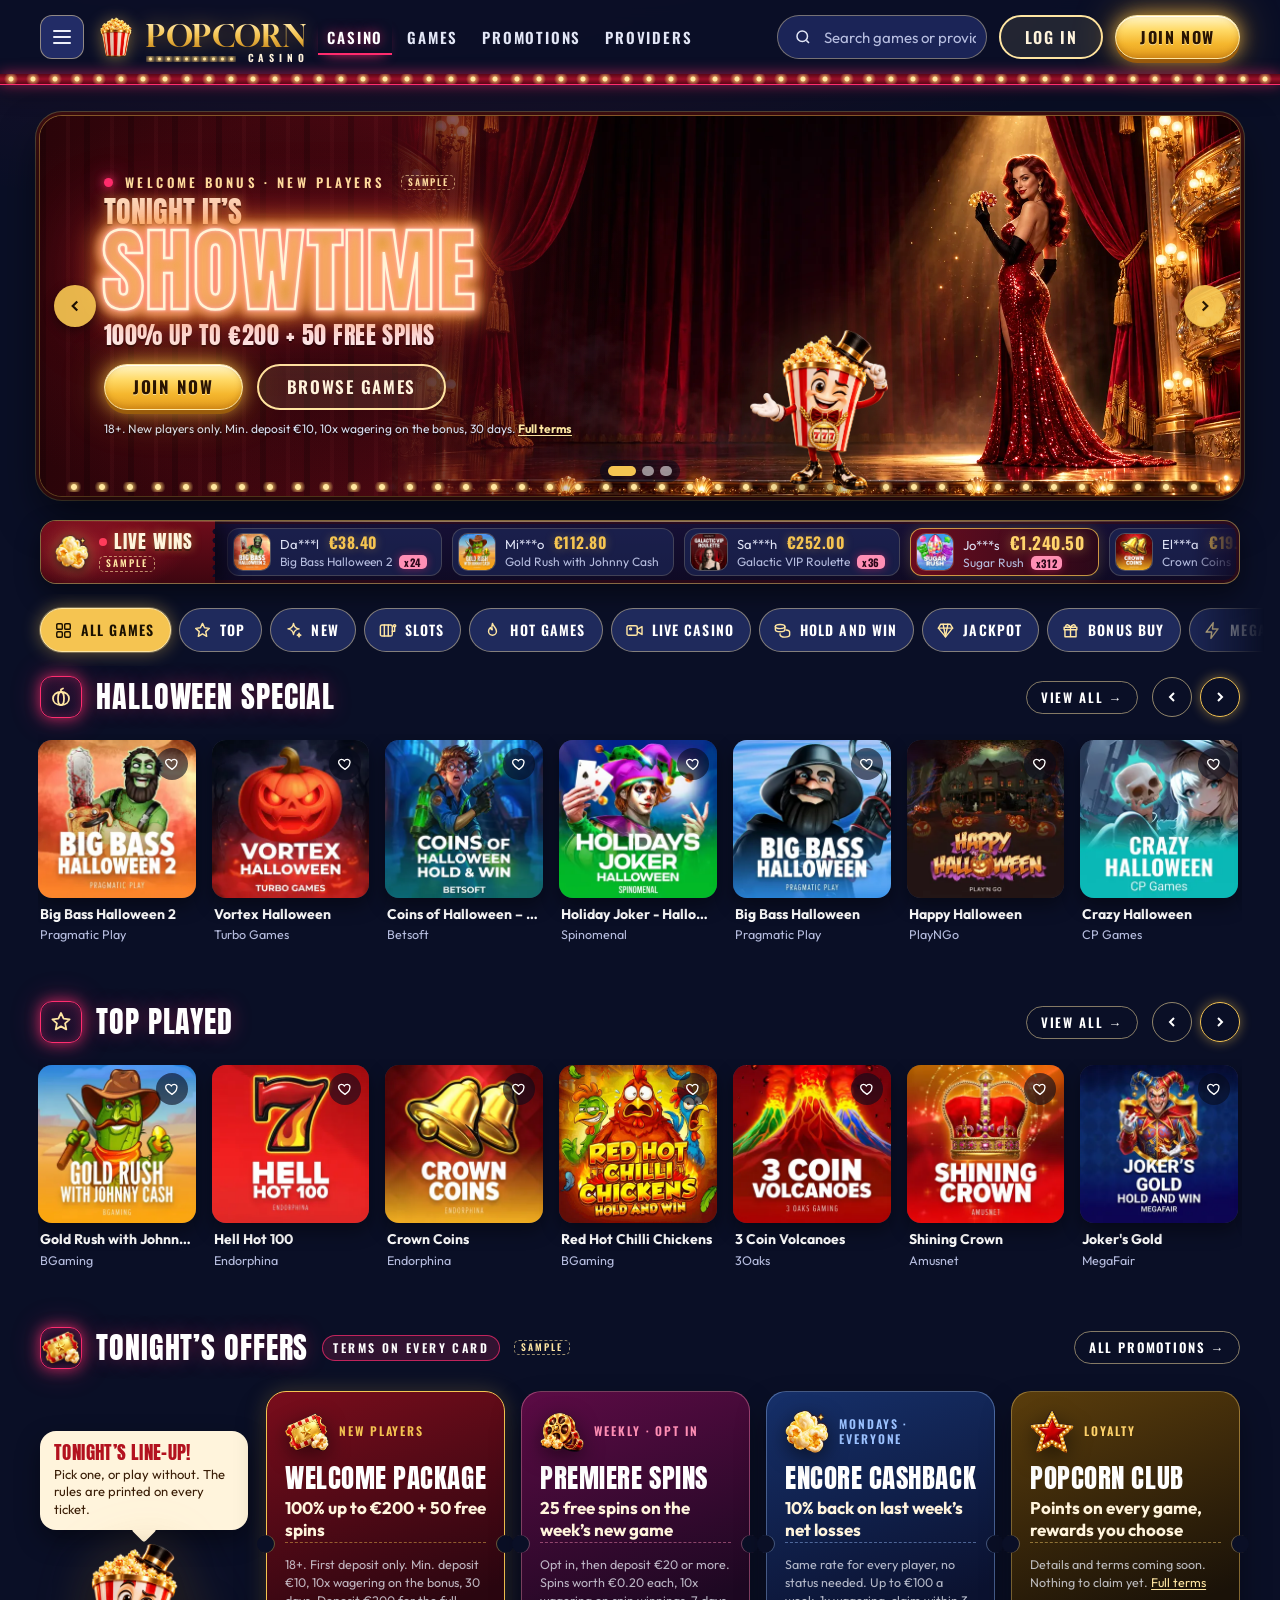
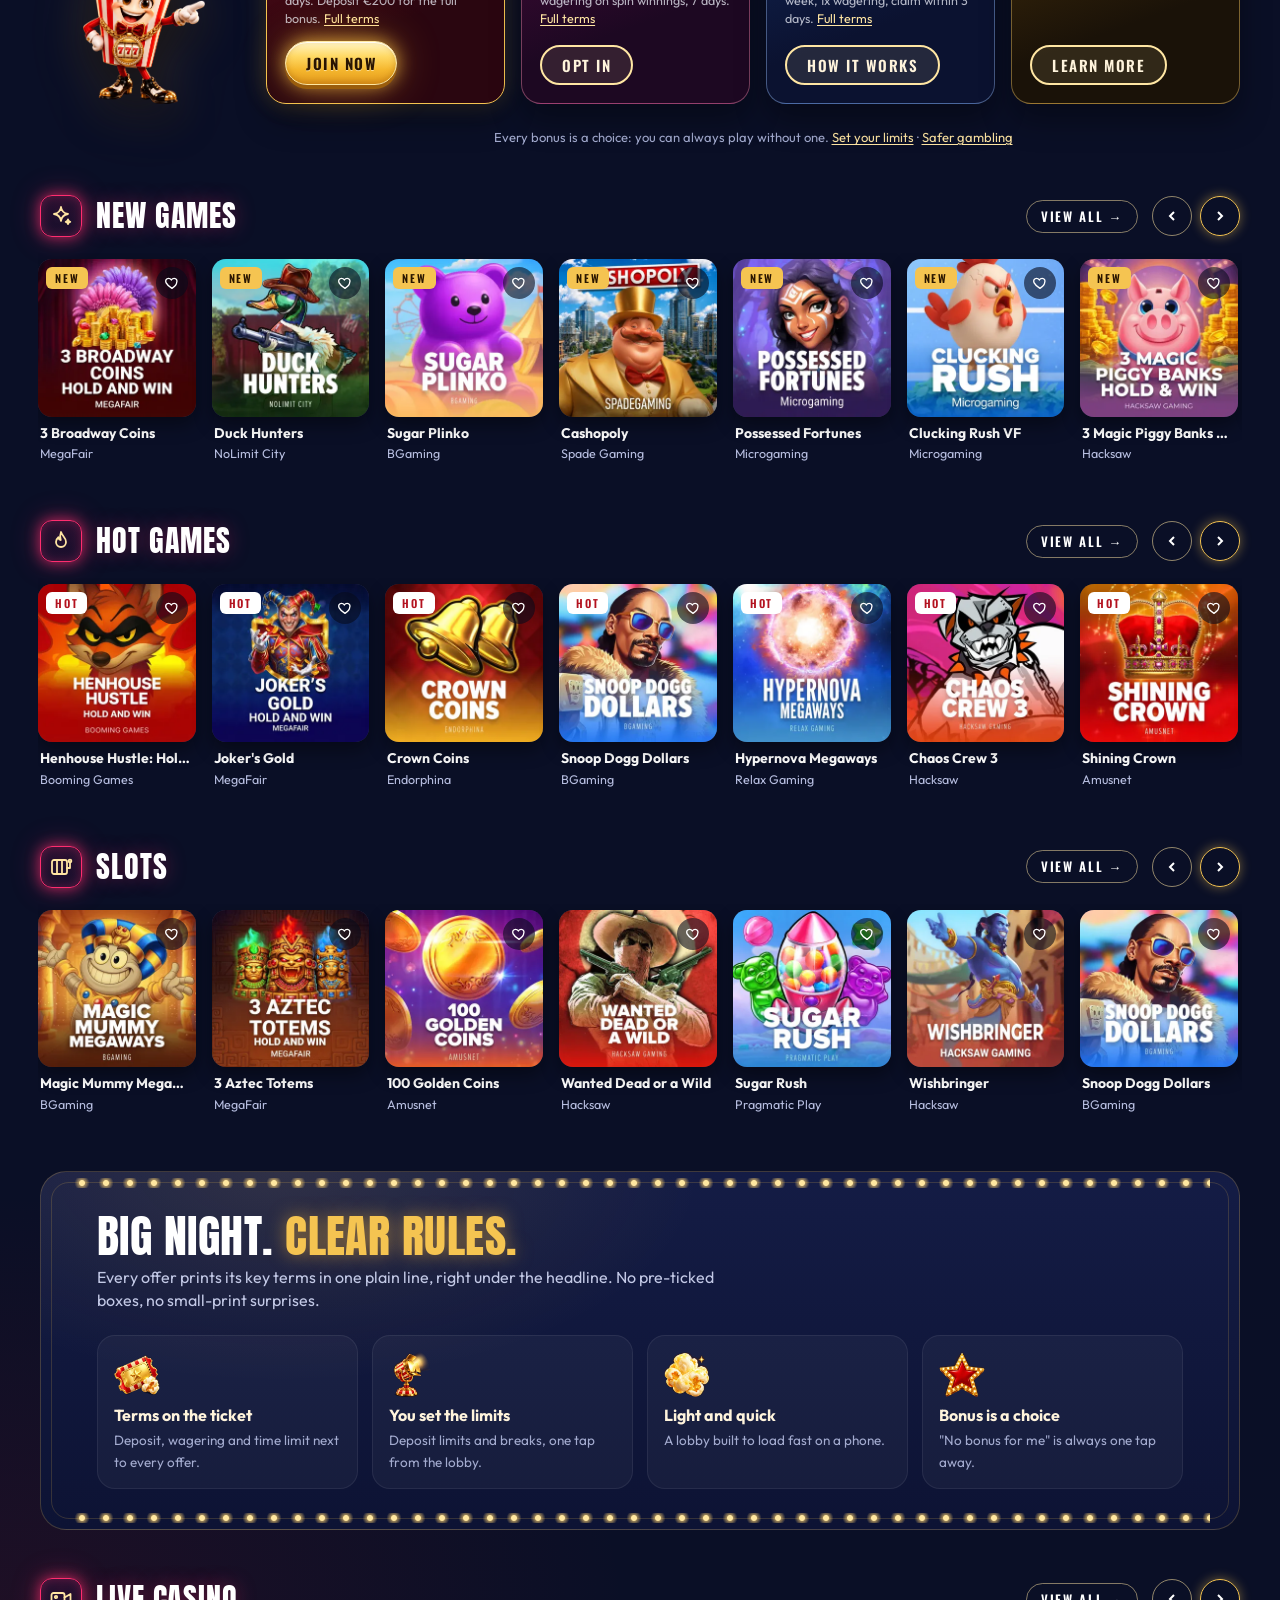
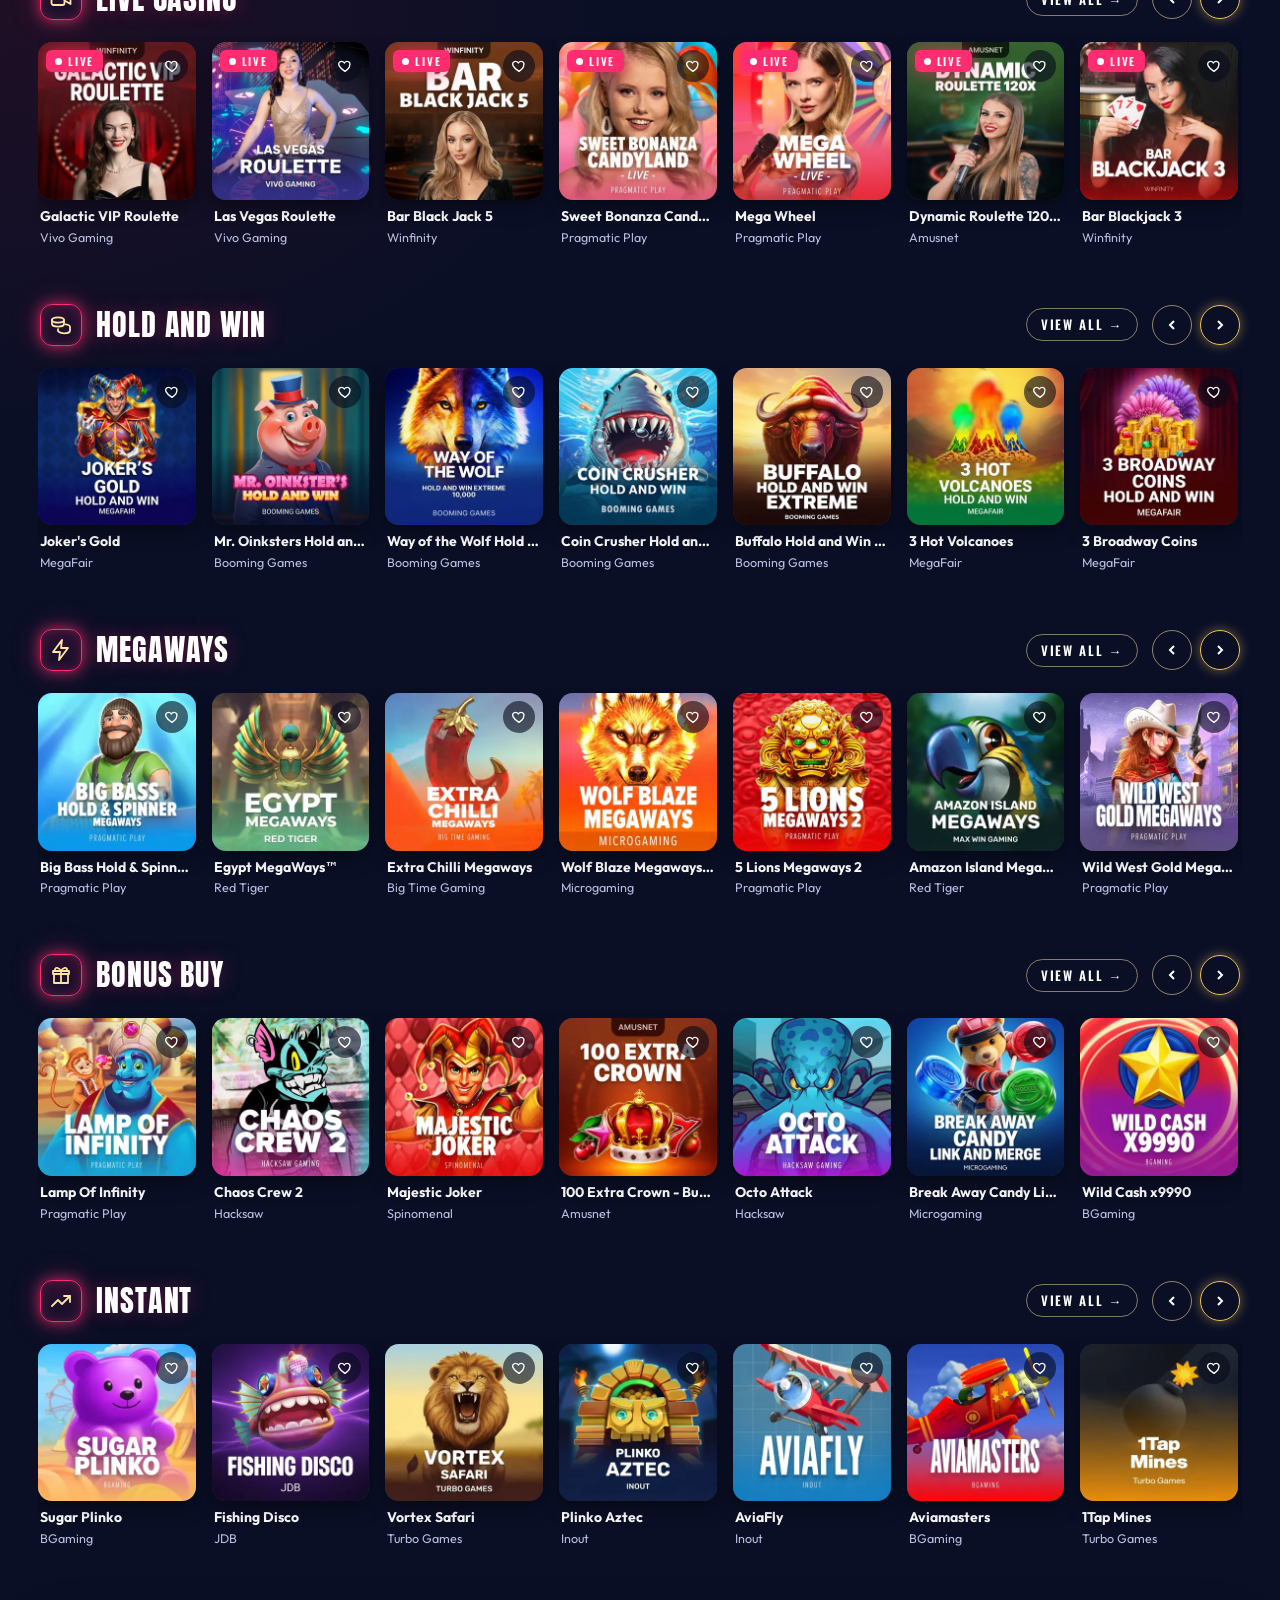
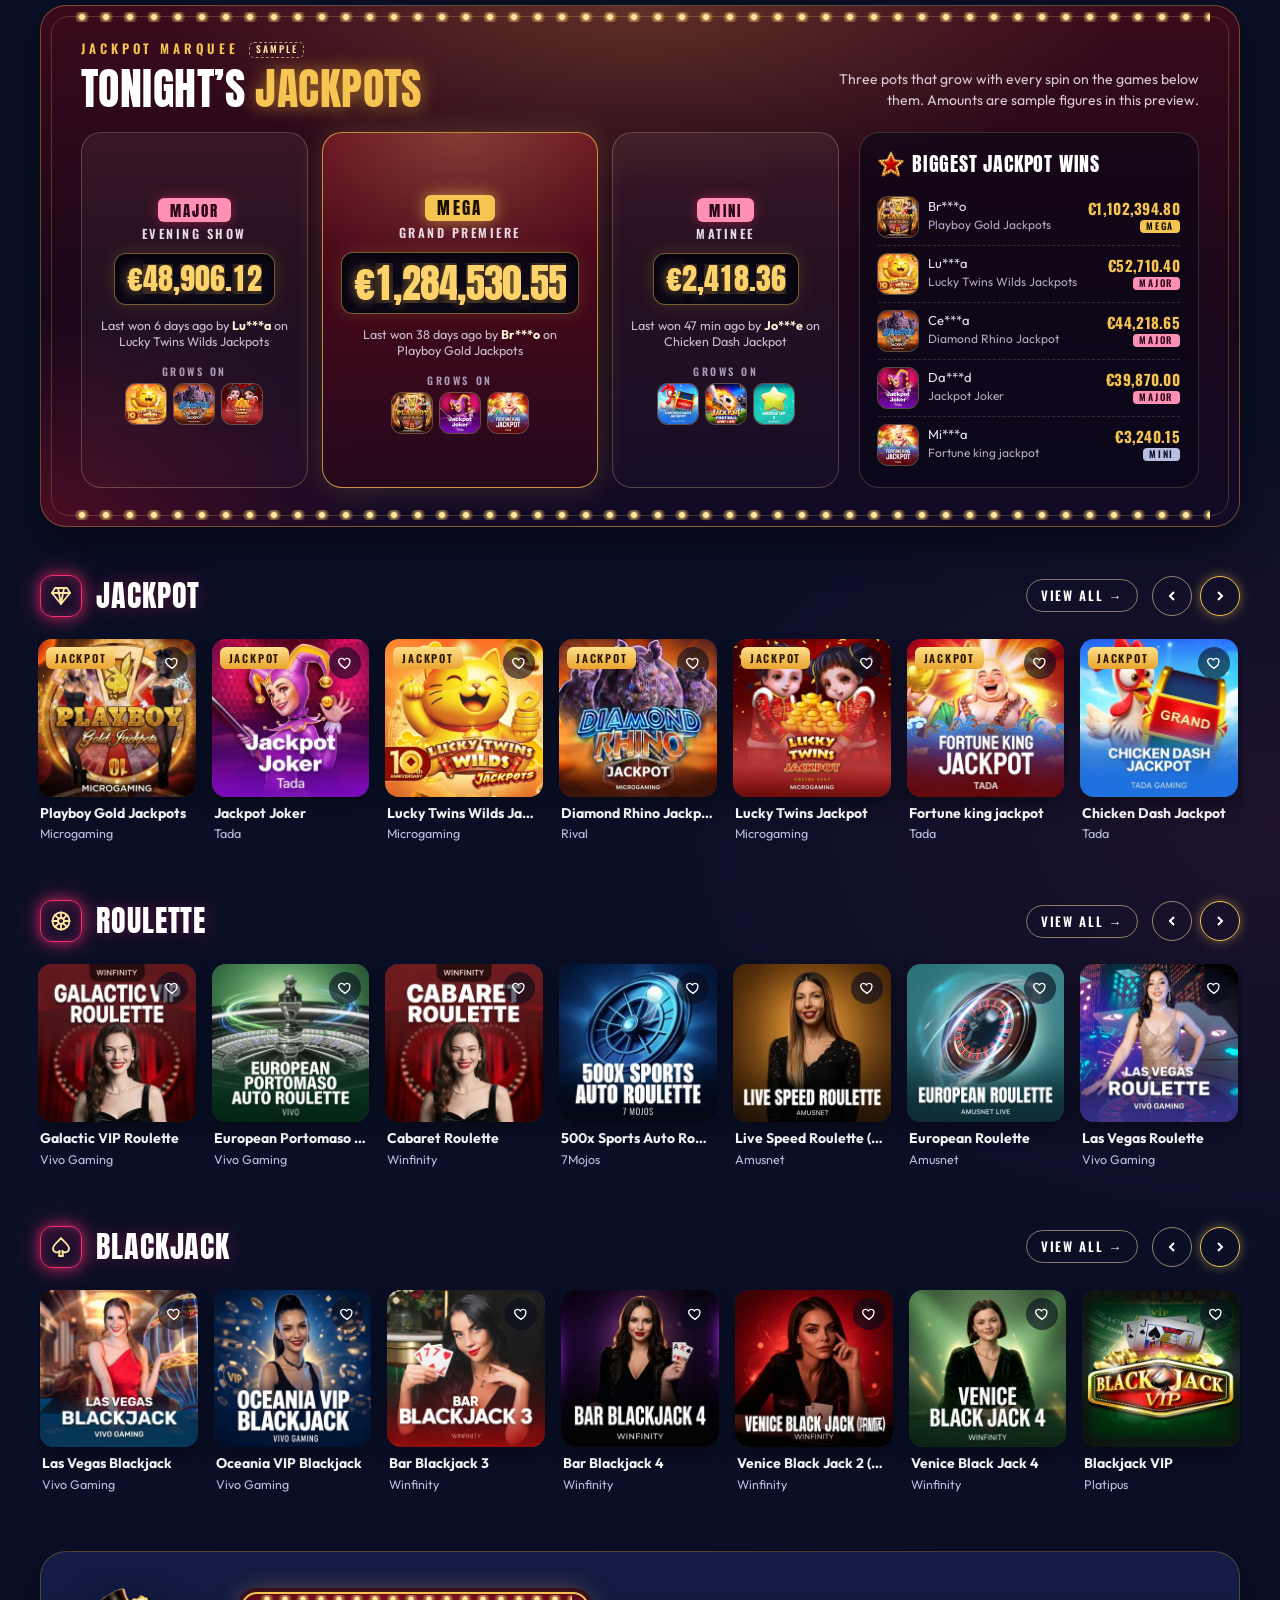
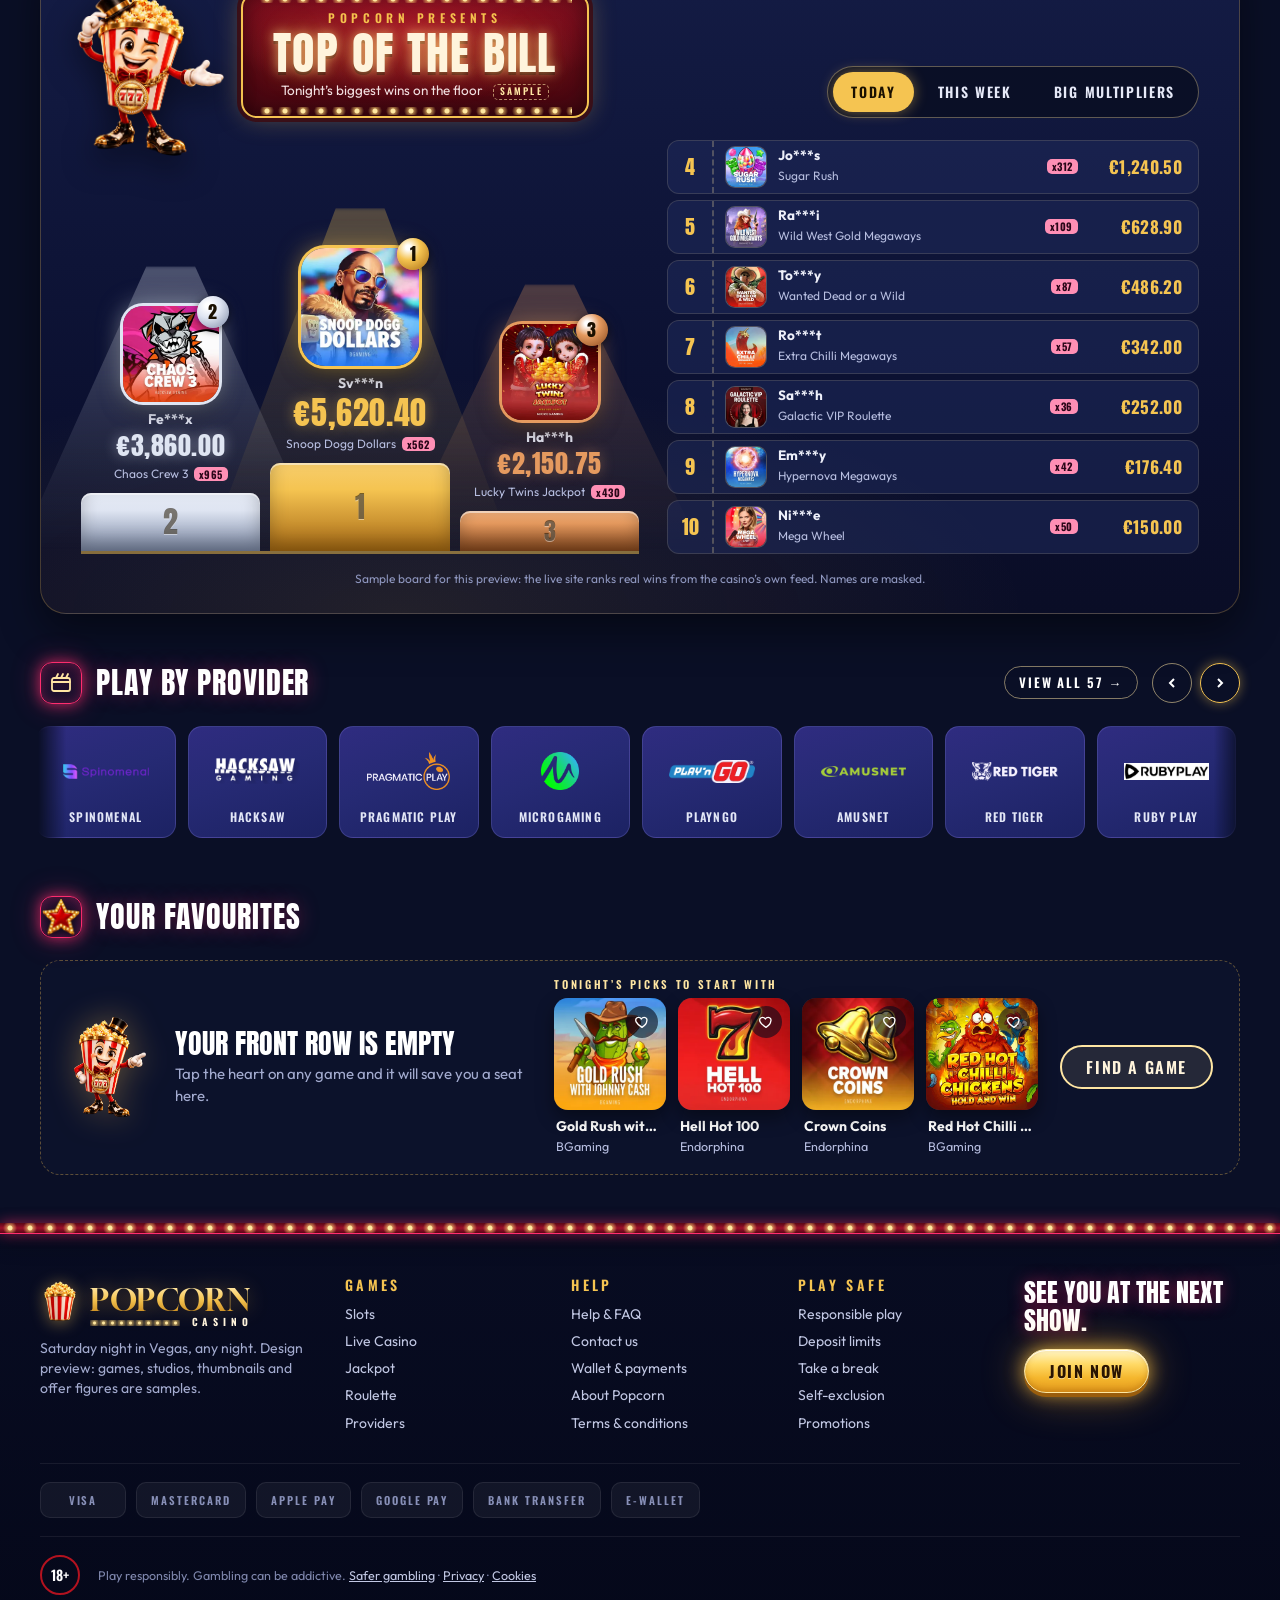
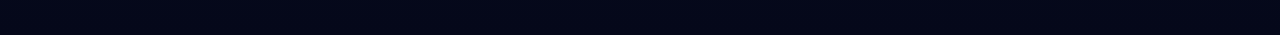
<file: index.html>
<!doctype html>
<html lang="en">
<head>
<meta charset="utf-8">
<meta name="viewport" content="width=device-width, initial-scale=1, viewport-fit=cover">
<title>Popcorn Casino - It's showtime | Preview</title>
<meta name="robots" content="noindex, nofollow">
<meta name="description" content="Popcorn Casino preview: a Saturday-night-in-Vegas casino lobby. Design draft, not a live site.">
<link rel="icon" type="image/webp" href="assets/icons/bucket.webp">
<link rel="preload" as="image" href="assets/art/hero-stage.webp">
<link rel="stylesheet" href="assets/style.css">
<link rel="stylesheet" href="assets/v9.css">
<link rel="stylesheet" href="assets/v9b-wins.css">
<link rel="stylesheet" href="assets/v10-boards.css">
<link rel="stylesheet" href="assets/v10b-providers.css">
<link rel="stylesheet" href="assets/v11-site.css">
<link rel="stylesheet" href="assets/v12-flows.css">
<link rel="stylesheet" href="assets/v13-owner.css">
</head>
<body>


<div class="loader" id="loader" aria-hidden="true">
  <div>
    <img class="loader-host" src="assets/showman/welcome.webp" alt="">
    <span class="pop-row"><img src="assets/icons/kernel.webp" alt=""><img src="assets/icons/kernel.webp" alt=""><img src="assets/icons/kernel.webp" alt=""></span>
    Curtain up&hellip;
  </div>
</div>

<header class="top" id="top">
  <div class="wrap">
    <button class="burger" id="burger" aria-label="Open menu" aria-controls="drawer" aria-expanded="false"><span></span></button>
    <a class="logo" href="#/" aria-label="Popcorn Casino home">
      <img src="assets/icons/bucket.webp" alt="">
      <span class="wordmark"><b>POPCORN</b><i>CASINO</i><span class="bulbs bulbs-mini"></span></span>
    </a>
    
    <nav class="nav" aria-label="Main">
      <a class="on" href="#/" data-nav="lobby">Casino</a><a href="#/games" data-nav="games">Games</a><a href="#/promotions" data-nav="promotions">Promotions</a><a href="#/providers" data-nav="providers">Providers</a>
    </nav>
    <div class="spacer"></div>
    <form class="search" id="searchForm" role="search" onsubmit="return false">
      <svg viewBox="0 0 24 24" fill="none" stroke="currentColor" stroke-width="2"><circle cx="11" cy="11" r="7"/><path d="m20 20-3.5-3.5"/></svg>
      <label class="sr" for="q">Search games or providers</label>
      <input id="q" type="search" placeholder="Search games or providers" autocomplete="off" enterkeyhint="search">
      <button type="button" class="search-x" id="searchClear" aria-label="Clear search">&times;</button>
    </form>
    <button class="search-btn" id="searchBtn" aria-label="Search games" aria-controls="searchForm"><svg viewBox="0 0 24 24" fill="none" stroke="currentColor" stroke-width="2.2"><circle cx="11" cy="11" r="7"/><path d="m20 20-3.5-3.5"/></svg></button>
    <a class="pill pill-ghost login" href="#/login">Log in</a>
    <a class="pill pill-gold" href="#/join">Join now</a>
  </div>
  <div class="velvet-strip"><span class="bulbs"></span></div>
</header>

<main class="wrap">

  
  <section class="bnr" id="bnr" aria-roledescription="carousel" aria-label="Featured offers">
    <div class="bnr-track" id="bnrTrack" aria-live="off">
      <article class="slide s1 on" aria-roledescription="slide" aria-label="1 of 3: Welcome bonus">
        <div class="s-art" aria-hidden="true"></div>
        <span class="footlights bulbs" aria-hidden="true"></span>
        
        <div class="hero-host mbox m-host-left" id="heroHost"><img src="assets/showman/host-left.webp" alt=""></div>
        <div class="s-copy">
          <div class="eyebrow"><span class="dot"></span>Welcome bonus &middot; new players<small class="b-sample" title="Sample offer for this preview: the casino sets the real figures and terms.">Sample</small></div>
          <h2 class="s-title"><span class="pre">Tonight it&rsquo;s</span><span class="neon" data-text="SHOWTIME">Showtime</span></h2>
          <p class="s-sub">100% up to &euro;200 + 50 free spins</p>
          <div class="ctas"><a class="pill pill-gold" href="#/join">Join now</a><a class="pill pill-ghost" href="#/games">Browse games</a></div>
          <p class="s-terms"><span class="t-std">18+. New players only.<span class="t-long"> Min. deposit &euro;10, 10x wagering on the bonus, 30 days.</span> </span><span class="t-short">18+ &middot; &euro;10 min &middot; 10x bonus &middot; 30 days &middot; </span><a href="#/promotions/welcome"><span class="t-std">Full terms</span><span class="t-short">Terms</span></a></p>
        </div>
      </article>
      <article class="slide s2" aria-roledescription="slide" aria-label="2 of 3: Premiere spins">
        <div class="s-art" aria-hidden="true"></div>
        <span class="footlights bulbs" aria-hidden="true"></span>
        <div class="s-copy">
          <div class="eyebrow"><span class="dot"></span>Weekly &middot; opt in<small class="b-sample" title="Sample offer for this preview: the casino sets the real figures and terms.">Sample</small></div>
          <h2 class="s-title"><span class="pre">This week&rsquo;s</span><span class="neon pink" data-text="PREMIERE">Premiere</span></h2>
          <p class="s-sub">25 free spins on the week&rsquo;s new game</p>
          <div class="ctas"><a class="pill pill-gold" href="#/promotions/premiere">Opt in</a><a class="pill pill-ghost" href="#/games/new">See new games</a></div>
          <p class="s-terms"><span class="t-std">18+. Opt in<span class="t-long">, then deposit &euro;20+. Wagering 10x, 7 days</span>. </span><span class="t-short">18+ &middot; Opt in &middot; &euro;20 min &middot; 10x &middot; 7 days &middot; </span><a href="#/promotions/premiere"><span class="t-std">Full terms</span><span class="t-short">Terms</span></a></p>
        </div>
      </article>
      <article class="slide s3" aria-roledescription="slide" aria-label="3 of 3: Popcorn Club">
        <div class="s-art" aria-hidden="true"></div>
        <span class="footlights bulbs" aria-hidden="true"></span>
        <img class="s3-host" src="assets/showman/welcome.webp" alt="" loading="lazy">
        <div class="s-copy">
          <div class="eyebrow"><span class="dot"></span>Loyalty &middot; every player</div>
          <h2 class="s-title"><span class="pre">Join the</span><span class="neon gold" data-text="POPCORN CLUB">Popcorn Club</span></h2>
          <p class="s-sub">Points on every game, rewards you choose</p>
          <div class="ctas"><a class="pill pill-gold" href="#/promotions/club">Learn more</a></div>
          <p class="s-terms">Details and terms coming soon.<span class="t-long"> Nothing to claim yet.</span></p>
        </div>
      </article>
    </div>
    <button class="bnr-arrow prev" id="bnrPrev" aria-label="Previous slide"><svg viewBox="0 0 24 24" fill="none" stroke="currentColor" stroke-width="3"><path d="m15 6-6 6 6 6"/></svg></button>
    <button class="bnr-arrow next" id="bnrNext" aria-label="Next slide"><svg viewBox="0 0 24 24" fill="none" stroke="currentColor" stroke-width="3"><path d="m9 6 6 6-6 6"/></svg></button>
    <div class="bnr-dots" id="bnrDots" role="tablist" aria-label="Choose slide">
      <button role="tab" class="on" aria-selected="true" aria-label="Slide 1"></button><button role="tab" aria-selected="false" aria-label="Slide 2"></button><button role="tab" aria-selected="false" aria-label="Slide 3"></button>
    </div>
  </section>

  
  <section class="wins" id="wins" aria-labelledby="winsTitle">
    <div class="wins-label">
      <img class="wins-kernel" src="assets/icons/kernel.webp" alt="">
      <span class="wins-text"><b id="winsTitle"><span class="live-dot" aria-hidden="true"></span>Live wins</b><small class="wins-sample" title="Sample wins for this preview. The live site shows the casino's real wins feed.">Sample</small></span>
    </div>
    <div class="wins-view"><div class="wins-track" id="winsTrack"></div></div>
  </section>

  
  <nav class="chips" id="chips" aria-label="Game categories"></nav>

  
  <section class="results" id="results" hidden aria-live="polite">
    <div class="rail-head"><span class="rail-icon" id="resIcon"></span><h2 id="resTitle" tabindex="-1">Results</h2><span class="tag" id="resCount"></span>
      <a class="more res-studios" id="resStudios" href="#/providers" hidden>&larr; All studios</a><a class="more lobby-back" href="#/">&larr; Back to lobby</a></div>
    <div class="grid" id="resGrid"></div>
    <p class="res-more" id="resMore" hidden></p>
    <div class="empty noresults" id="noResults" hidden>
      <span class="empty-pop empty-host"><img src="assets/showman/point-right.webp" alt="" loading="lazy"></span>
      <div><b id="noResTitle">No games match</b><span id="noResText">Try a game name or a studio, like &ldquo;Pragmatic&rdquo; or &ldquo;Roulette&rdquo;.</span></div>
      <div class="picks-wrap"><small>Tonight&rsquo;s picks instead</small><div class="picks" id="noResPicks"></div></div>
    </div>
  </section>

  
  <section class="studios" id="studios" hidden aria-labelledby="stTitle">
    <div class="st-head">
      <img class="st-host" src="assets/showman/host-right.webp" alt="" loading="lazy">
      <div class="st-sign">
        <span class="bill-bulbs" aria-hidden="true"></span>
        <h1 id="stTitle" tabindex="-1"><small>Popcorn presents</small>The studios</h1>
        <span class="st-sub"><b id="stTotal"></b> studios &middot; <b id="stGames"></b> games in the lobby</span>
      </div>
      <a class="more st-back lobby-back" href="#/">&larr; Back to lobby</a>
    </div>
    <div class="st-tools">
      <form class="st-search" role="search" onsubmit="return false">
        <svg viewBox="0 0 24 24" fill="none" stroke="currentColor" stroke-width="2" aria-hidden="true"><circle cx="11" cy="11" r="7"/><path d="m20 20-3.5-3.5"/></svg>
        <label class="sr" for="stQ">Search studios by name</label>
        <input id="stQ" type="search" placeholder="Search studios" autocomplete="off" enterkeyhint="search">
        <button type="button" class="search-x" id="stClear" aria-label="Clear studio search">&times;</button>
      </form>
      <div class="st-sort" role="group" aria-label="Sort studios">
        <button type="button" data-sort="games" aria-pressed="true">Most games</button><button type="button" data-sort="az" aria-pressed="false">A&ndash;Z</button>
      </div>
      <span class="st-found" id="stFound" aria-live="polite"></span>
    </div>
    <div class="st-grid" id="stGrid"></div>
    <div class="empty st-empty" id="stEmpty" hidden>
      <span class="empty-pop empty-host"><img src="assets/showman/point-right.webp" alt="" loading="lazy"></span>
      <div><b id="stEmptyTitle">No studio by that name</b><span>Try part of the name, like &ldquo;Play&rdquo; or &ldquo;Gaming&rdquo;.</span></div>
      <button type="button" class="pill pill-ghost" id="stReset">Show all studios</button>
    </div>
    <p class="st-foot">Studios and game counts are a sample snapshot. Studios without a logo file show their name. This preview carries
      thumbnails for the 101 games on the home page; the live site opens every studio&rsquo;s full list.</p>
  </section>

  
  <section class="page" id="page" hidden></section>

  <div id="lobby">
    <div id="rails-a"></div>

    
    <section class="offers" id="promos" aria-labelledby="offersTitle">
      <div class="rail-head">
        <span class="rail-icon"><img src="assets/icons/ticket.webp" alt=""></span><h2 id="offersTitle">Tonight&rsquo;s offers</h2>
        <span class="tag">TERMS ON EVERY CARD</span><small class="b-sample" title="Sample offers for this preview: the casino sets the real figures and terms.">Sample</small><a class="more" href="#/promotions">All<span class="long"> promotions</span> &rarr;</a>
      </div>
      <div class="offers-body">
        <div class="offers-host">
          <div class="host-say"><b>Tonight&rsquo;s line-up!</b>Pick one, or play without. The rules are printed on every ticket.</div>
          <div class="mbox m-point-right" id="offersHost"><img src="assets/showman/point-right.webp" alt="" loading="lazy"></div>
        </div>
        <div class="ocards">
          <article class="ocard lead" style="--oc:#f5c451;--obg:linear-gradient(160deg,#7a0d1c,#2a0610 70%)">
            <div class="ohead"><img class="oart" src="assets/icons/ticket.webp" alt="" loading="lazy"><span class="okind">New players</span></div>
            <h3><a href="#/promotions/welcome">Welcome package</a></h3>
            <p class="oval">100% up to &euro;200 + 50 free spins</p>
            <p class="oterms">18+. First deposit only. Min. deposit &euro;10, 10x wagering on the bonus, 30 days. Deposit &euro;200 for the full bonus. <a href="#/promotions/welcome">Full terms</a></p>
            <a class="pill pill-gold" href="#/join">Join now</a>
          </article>
          <article class="ocard" style="--oc:#ff8fb5;--obg:linear-gradient(160deg,#5c0b45,#1d0822 70%)">
            <div class="ohead"><img class="oart" src="assets/icons/reel.webp" alt="" loading="lazy"><span class="okind">Weekly &middot; opt in</span></div>
            <h3><a href="#/promotions/premiere">Premiere spins</a></h3>
            <p class="oval">25 free spins on the week&rsquo;s new game</p>
            <p class="oterms">Opt in, then deposit &euro;20 or more. Spins worth &euro;0.20 each, 10x wagering on spin winnings, 7 days. <a href="#/promotions/premiere">Full terms</a></p>
            <a class="pill pill-ghost" href="#/promotions/premiere">Opt in</a>
          </article>
          <article class="ocard" style="--oc:#9cc2ff;--obg:linear-gradient(160deg,#16306a,#0b1230 70%)">
            <div class="ohead"><img class="oart" src="assets/icons/kernel.webp" alt="" loading="lazy"><span class="okind">Mondays &middot; everyone</span></div>
            <h3><a href="#/promotions/encore">Encore cashback</a></h3>
            <p class="oval">10% back on last week&rsquo;s net losses</p>
            <p class="oterms">Same rate for every player, no status needed. Up to &euro;100 a week, 1x wagering, claim within 3 days. <a href="#/promotions/encore">Full terms</a></p>
            <a class="pill pill-ghost" href="#/promotions/encore">How it works</a>
          </article>
          <article class="ocard" id="club" style="--oc:#ffd36b;--obg:linear-gradient(160deg,#5a3d0c,#1a1208 70%)">
            <div class="ohead"><img class="oart" src="assets/icons/star.webp" alt="" loading="lazy"><span class="okind">Loyalty</span></div>
            <h3><a href="#/promotions/club">Popcorn Club</a></h3>
            <p class="oval">Points on every game, rewards you choose</p>
            <p class="oterms">Details and terms coming soon.<span class="t-long"> Nothing to claim yet.</span> <a href="#/promotions/club">Full terms</a></p>
            <a class="pill pill-ghost" href="#/promotions/club">Learn more</a>
          </article>
        </div>
      </div>
      <p class="offers-foot">Every bonus is a choice: you can always play without one. <a href="#/responsible/limits">Set your limits</a> &middot; <a href="#/responsible">Safer gambling</a></p>
    </section>

    <div id="rails-b"></div>

    
    <section class="encore" aria-label="Why Popcorn">
      <div class="frame"><span class="bulbs t"></span><span class="bulbs b"></span></div>
      <h2>Big night. <em>Clear rules.</em></h2>
      <p class="lead">Every offer prints its key terms in one plain line, right under the headline. No pre-ticked boxes, no small-print surprises.</p>
      <div class="perks">
        <div class="perk"><img src="assets/icons/ticket.webp" alt=""><b>Terms on the ticket</b><span>Deposit, wagering and time limit next to every offer.</span></div>
        <div class="perk"><img src="assets/icons/spotlight.webp" alt=""><b>You set the limits</b><span>Deposit limits and breaks, one tap from the lobby.</span></div>
        <div class="perk"><img src="assets/icons/kernel.webp" alt=""><b>Light and quick</b><span>A lobby built to load fast on a phone.</span></div>
        <div class="perk"><img src="assets/icons/star.webp" alt=""><b>Bonus is a choice</b><span>"No bonus for me" is always one tap away.</span></div>
      </div>
    </section>

    <div id="rails-c"></div>

    
    <section class="jpm" id="jackpots" aria-labelledby="jpTitle">
      <div class="jpm-frame" aria-hidden="true"><span class="bulbs t"></span><span class="bulbs b"></span></div>
      <div class="jpm-head">
        <div class="jpm-titles"><span class="jpm-kicker">Jackpot marquee<small class="b-sample" title="Sample jackpot values for this preview. The live site shows the casino's real jackpot feeds.">Sample</small></span>
          <h2 id="jpTitle">Tonight&rsquo;s <em>jackpots</em></h2></div>
        <p class="jpm-lead">Three pots that grow with every spin on the games below them. Amounts are sample figures in this preview.</p>
      </div>
      <div class="jpm-body">
        <div class="pots" id="pots"></div>
        <aside class="jpwins" aria-labelledby="jpwTitle">
          <h3 id="jpwTitle"><img src="assets/icons/star.webp" alt="">Biggest jackpot wins</h3>
          <ol class="jpw-list" id="jpwList"></ol>
        </aside>
      </div>
    </section>

    <div id="rails-d"></div>

    
    <section class="bill" id="bill" aria-labelledby="billTitle">
      <div class="bill-head">
        <img class="bill-host" src="assets/showman/host-right.webp" alt="" loading="lazy">
        <div class="bill-sign">
          <span class="bill-bulbs" aria-hidden="true"></span>
          <h2 id="billTitle"><small>Popcorn presents</small>Top of the Bill</h2>
          <span class="bill-sub">Tonight&rsquo;s biggest wins on the floor<small class="b-sample" title="Sample wins for this preview. The live site ranks the casino's real wins feed.">Sample</small></span>
        </div>
        <div class="bill-tabs" role="tablist" aria-label="Leaderboard period">
          <button role="tab" id="billTab-today" aria-controls="billPanel" aria-selected="true" data-board="today">Today</button>
          <button role="tab" id="billTab-week" aria-controls="billPanel" aria-selected="false" tabindex="-1" data-board="week">This week</button>
          <button role="tab" id="billTab-mult" aria-controls="billPanel" aria-selected="false" tabindex="-1" data-board="mult">Big multipliers</button>
        </div>
      </div>
      <div class="bill-panel" id="billPanel" role="tabpanel" aria-labelledby="billTab-today">
        <div class="podium" id="podium"></div>
        <ol class="bill-list" id="billList" start="4"></ol>
      </div>
      <p class="bill-foot">Sample board for this preview: the live site ranks real wins from the casino&rsquo;s own feed. Names are masked.</p>
    </section>

    
    <section class="rail provs" id="providers" aria-labelledby="provTitle" aria-roledescription="carousel">
      <div class="rail-head"><span class="rail-icon" data-icon="studio"></span><h2 id="provTitle">Play by provider</h2>
        <a class="more" href="#/providers" id="provAll">View all<span class="long" id="provAllN"></span> &rarr;</a>
        <div class="arrows"><button class="arrow prev" aria-label="Previous studios" aria-controls="provTrack"><svg viewBox="0 0 24 24" fill="none" stroke="currentColor" stroke-width="3"><path d="m15 6-6 6 6 6"/></svg></button><button class="arrow next" aria-label="Next studios" aria-controls="provTrack"><svg viewBox="0 0 24 24" fill="none" stroke="currentColor" stroke-width="3"><path d="m9 6 6 6-6 6"/></svg></button></div></div>
      <div class="track ptrack" id="provTrack" aria-live="off"></div>
    </section>

    
    <section class="rail" id="favs" aria-label="Your favourites">
      <div class="rail-head"><span class="rail-icon"><img src="assets/icons/star.webp" alt=""></span><h2>Your favourites</h2></div>
      <div class="empty" id="favEmpty">
        <span class="empty-pop empty-host"><img src="assets/showman/point-right.webp" alt="" loading="lazy"></span>
        <div><b>Your front row is empty</b><span>Tap the heart on any game and it will save you a seat here.</span></div>
        <div class="picks-wrap"><small>Tonight&rsquo;s picks to start with</small><div class="picks" id="favPicks"></div></div>
        <a class="pill pill-ghost" href="#/games/top">Find a game</a>
      </div>
    </section>
  </div>
</main>

<footer>
  <div class="velvet-strip"><span class="bulbs"></span></div>
  <div class="wrap">
    <div class="foot">
      <div class="brand">
        <a class="logo" href="#/"><img src="assets/icons/bucket.webp" alt=""><span class="wordmark"><b>POPCORN</b><i>CASINO</i><span class="bulbs bulbs-mini"></span></span></a>
        <p>Saturday night in Vegas, any night. Design preview: games, studios, thumbnails and offer figures are samples.</p>
      </div>
      <div><h4>Games</h4><ul><li><a href="#/games/slots">Slots</a></li><li><a href="#/games/live">Live Casino</a></li><li><a href="#/games/jackpot">Jackpot</a></li><li><a href="#/games/roulette">Roulette</a></li><li><a href="#/providers">Providers</a></li></ul></div>
      <div><h4>Help</h4><ul><li><a href="#/help">Help &amp; FAQ</a></li><li><a href="#/contact">Contact us</a></li><li><a href="#/deposit">Wallet &amp; payments</a></li><li><a href="#/about">About Popcorn</a></li><li><a href="#/terms">Terms &amp; conditions</a></li></ul></div>
      <div><h4>Play safe</h4><ul><li><a href="#/responsible">Responsible play</a></li><li><a href="#/responsible/limits">Deposit limits</a></li><li><a href="#/responsible/break">Take a break</a></li><li><a href="#/responsible/exclusion">Self-exclusion</a></li><li><a href="#/promotions">Promotions</a></li></ul></div>
      <div class="bye"><q>See you at the next show.</q><a class="pill pill-gold" href="#/join">Join now</a></div>
    </div>
    <div class="payrow" aria-label="Payment methods (sample)"><span>Visa</span><span>Mastercard</span><span>Apple Pay</span><span>Google Pay</span><span>Bank transfer</span><span>E-wallet</span></div>
    <div class="legal"><span class="age">18+</span><span>Play responsibly. Gambling can be addictive. <a href="#/responsible">Safer gambling</a> &middot; <a href="#/privacy">Privacy</a> &middot; <a href="#/privacy/cookies">Cookies</a></span>
      </div>
  </div>
</footer>


<nav class="tabbar" aria-label="Phone navigation">
  <button type="button" id="tabMenu" aria-controls="drawer"><svg viewBox="0 0 24 24"><path d="M4 7h16M4 12h16M4 17h16"/></svg>Menu</button>
  <a href="#/games" data-tab="games"><svg viewBox="0 0 24 24"><rect x="3" y="3" width="7" height="7" rx="1.5"/><rect x="14" y="3" width="7" height="7" rx="1.5"/><rect x="3" y="14" width="7" height="7" rx="1.5"/><rect x="14" y="14" width="7" height="7" rx="1.5"/></svg>Games</a>
  <a class="mid" href="#/join" data-tab="join"><span><img src="assets/showman/head.webp" alt=""></span>Join</a>
  <a href="#/promotions" data-tab="promotions"><svg viewBox="0 0 24 24"><path d="M3 8h18v4a2 2 0 0 0 0 4v4H3v-4a2 2 0 0 0 0-4z"/><path d="M14 8v12" stroke-dasharray="2 2"/></svg>Promos</a>
  <button type="button" id="tabSearch"><svg viewBox="0 0 24 24"><circle cx="11" cy="11" r="7"/><path d="m20 20-3.5-3.5"/></svg>Search</button>
</nav>


<div class="scrim" id="scrim" hidden></div>
<aside class="drawer" id="drawer" role="dialog" aria-modal="true" aria-label="Menu" hidden>
  <div class="d-head">
    <a class="logo" href="#/"><img src="assets/icons/bucket.webp" alt=""><span class="wordmark"><b>POPCORN</b><i>CASINO</i></span></a>
    <button class="d-close" id="drawerClose" aria-label="Close menu"><svg viewBox="0 0 24 24" fill="none" stroke="currentColor" stroke-width="2.4"><path d="M6 6l12 12M18 6 6 18"/></svg></button>
  </div>
  <div class="d-body">
    <div class="d-ctas"><a class="pill pill-gold" href="#/join">Join now</a><a class="pill pill-ghost" href="#/login">Log in</a></div>
    <nav class="d-sec" aria-label="Menu">
      <a class="d-link" href="#/"><i data-icon="home"></i>Casino lobby<span>&rsaquo;</span></a>
      <details class="d-games"><summary class="d-link"><i data-icon="grid"></i>Games<span>&rsaquo;</span></summary><div class="d-cats" id="drawerCats"></div></details>
      <a class="d-link" href="#/promotions"><i data-icon="gift"></i>Promotions<span>&rsaquo;</span></a>
      <a class="d-link" href="#/promotions/club"><i data-icon="crown"></i>Popcorn Club<span>&rsaquo;</span></a>
      <a class="d-link" href="#/providers"><i data-icon="studio"></i>Providers<span>&rsaquo;</span></a>
      <a class="d-link" href="#/help"><i data-icon="chat"></i>Help &amp; support<span>&rsaquo;</span></a>
    </nav>
    <div class="d-sec"><h3>Language</h3>
      <label class="d-lang"><i data-icon="globe"></i><span>Language</span><select aria-label="Language"><option>English</option><option>Deutsch</option><option>Fran&ccedil;ais</option></select></label>
    </div>
    <div class="d-sec"><h3>Help</h3>
      <a class="d-link sm" href="#/help/app"><i data-icon="phone"></i>Get the app<span>&rsaquo;</span></a>
      <a class="d-link sm" href="#/deposit"><i data-icon="wallet"></i>Wallet &amp; cashier<span>&rsaquo;</span></a>
    </div>
    <div class="d-sec"><h3>Legal &amp; play safe</h3>
      <a class="d-link sm" href="#/terms">Terms &amp; conditions<span>&rsaquo;</span></a>
      <a class="d-link sm" href="#/privacy">Privacy<span>&rsaquo;</span></a>
      <a class="d-link sm" href="#/privacy/cookies">Cookies<span>&rsaquo;</span></a>
      <a class="d-link sm" href="#/responsible">Responsible play<span>&rsaquo;</span></a>
      <a class="d-link sm" href="#/about">About Popcorn<span>&rsaquo;</span></a>
      <a class="d-link sm" href="#/contact">Contact us<span>&rsaquo;</span></a>
    </div>
    <p class="d-foot">18+ &middot; Play responsibly &middot; Design preview</p>
  </div>
</aside>

<script src="assets/catalog.js"></script>
<script src="assets/providers-all.js"></script>
<script src="assets/games-meta.js"></script>
<script src="assets/app.js"></script>
<script src="assets/v11-site.js"></script>
</body>
</html>
</file>
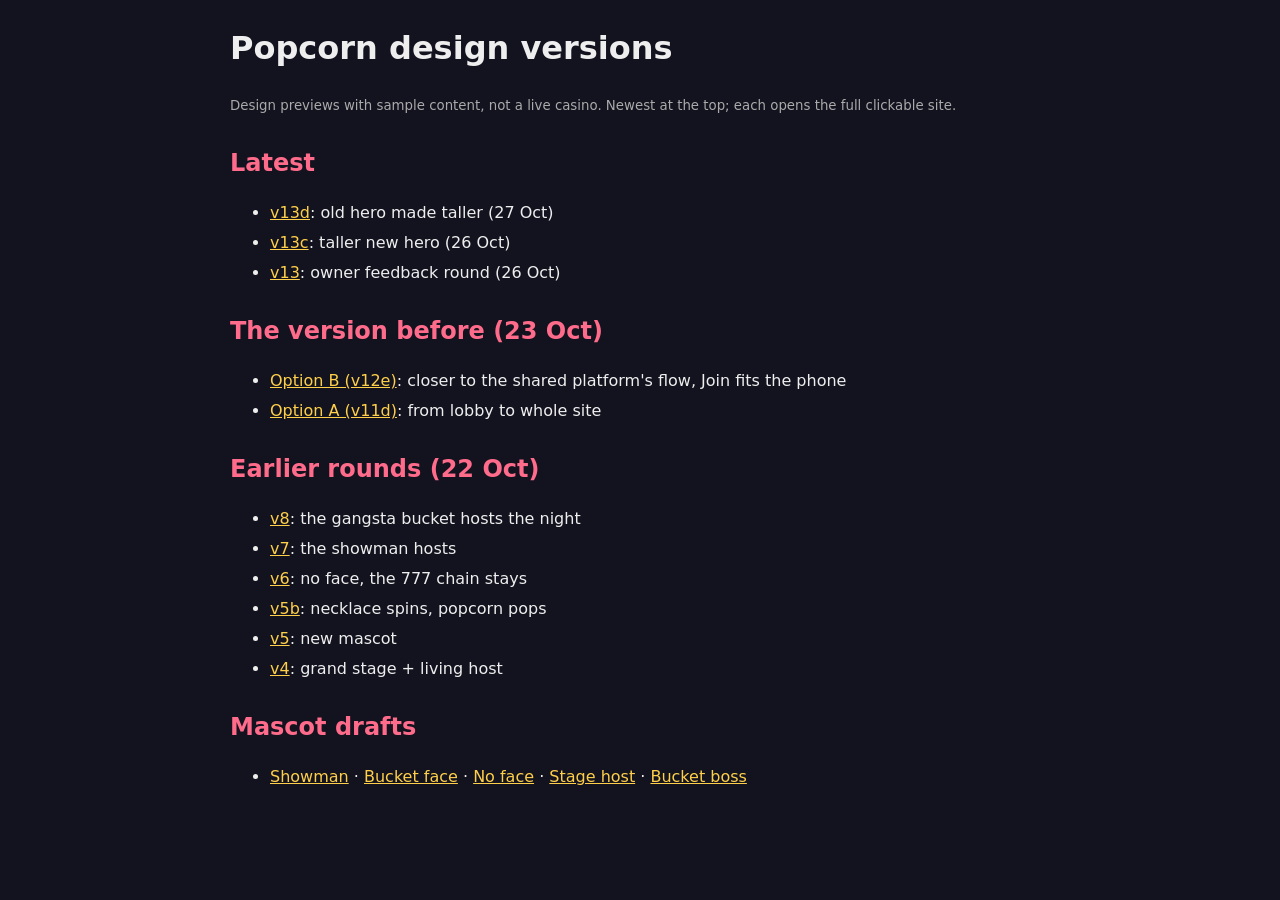
<file: all/index.html>
<!doctype html><html><head><meta charset="utf-8"><meta name="robots" content="noindex,nofollow"><meta name="viewport" content="width=device-width,initial-scale=1">
<title>Popcorn design versions (sample content, not a live casino)</title>
<style>body{font:16px/1.5 system-ui,sans-serif;background:#12131f;color:#eee;max-width:820px;margin:24px auto;padding:0 16px}a{color:#ffcf4a}h2{margin-top:28px;color:#ff6b8a}li{margin:6px 0}small{color:#aaa}</style></head><body>
<h1>Popcorn design versions</h1>
<p><small>Design previews with sample content, not a live casino. Newest at the top; each opens the full clickable site.</small></p>
<h2>Latest</h2><ul>
<li><a href="../">v13d</a>: old hero made taller (27 Oct)</li>
<li><a href="opus13c/">v13c</a>: taller new hero (26 Oct)</li>
<li><a href="opus13/">v13</a>: owner feedback round (26 Oct)</li>
</ul>
<h2>The version before (23 Oct)</h2><ul>
<li><a href="lobby-b/">Option B (v12e)</a>: closer to the shared platform's flow, Join fits the phone</li>
<li><a href="lobby-a/">Option A (v11d)</a>: from lobby to whole site</li>
</ul>
<h2>Earlier rounds (22 Oct)</h2><ul>
<li><a href="opus8/">v8</a>: the gangsta bucket hosts the night</li>
<li><a href="opus7/">v7</a>: the showman hosts</li>
<li><a href="opus6/">v6</a>: no face, the 777 chain stays</li>
<li><a href="opus5b/">v5b</a>: necklace spins, popcorn pops</li>
<li><a href="opus5/">v5</a>: new mascot</li>
<li><a href="opus4/">v4</a>: grand stage + living host</li>
</ul>
<h2>Mascot drafts</h2><ul>
<li><a href="old-showman/">Showman</a> · <a href="old-bucket-face/">Bucket face</a> · <a href="old-no-face/">No face</a> · <a href="old-stage-host/">Stage host</a> · <a href="old-bucket-boss/">Bucket boss</a></li>
</ul></body></html>
</file>
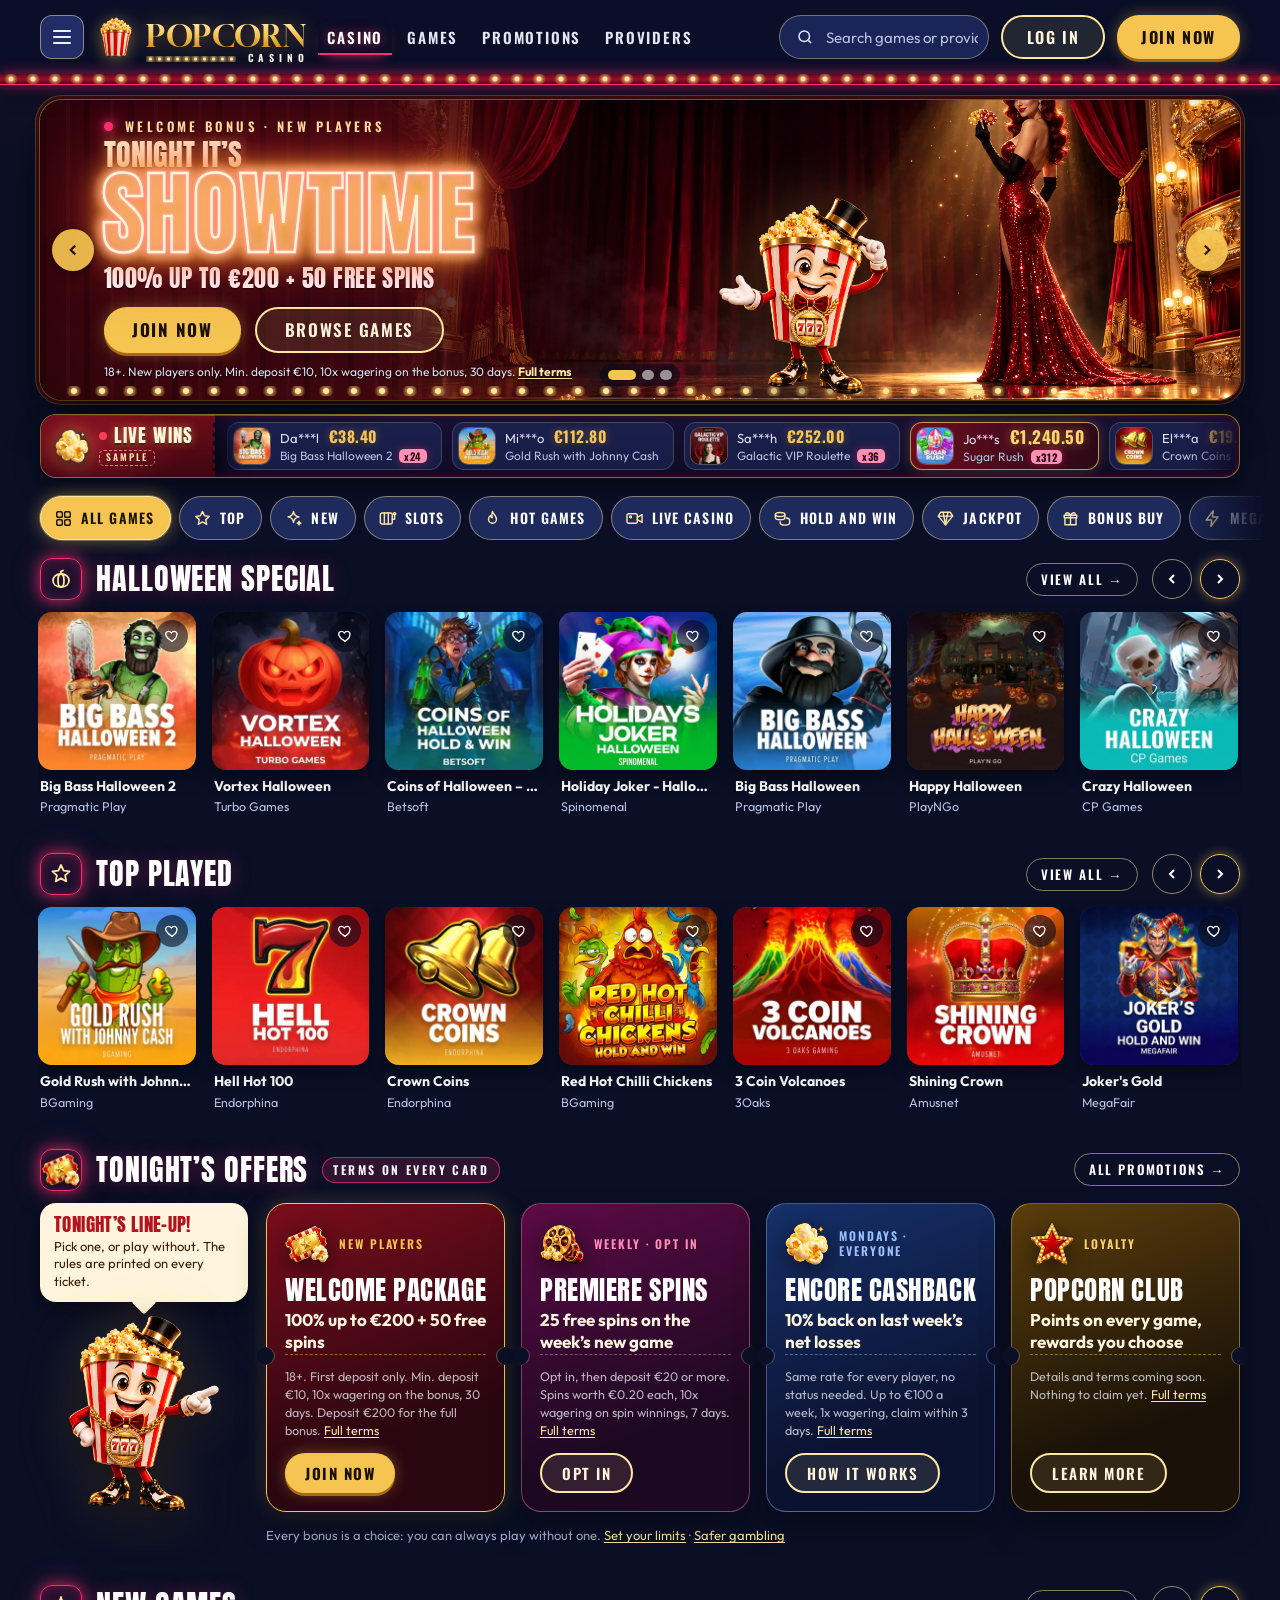
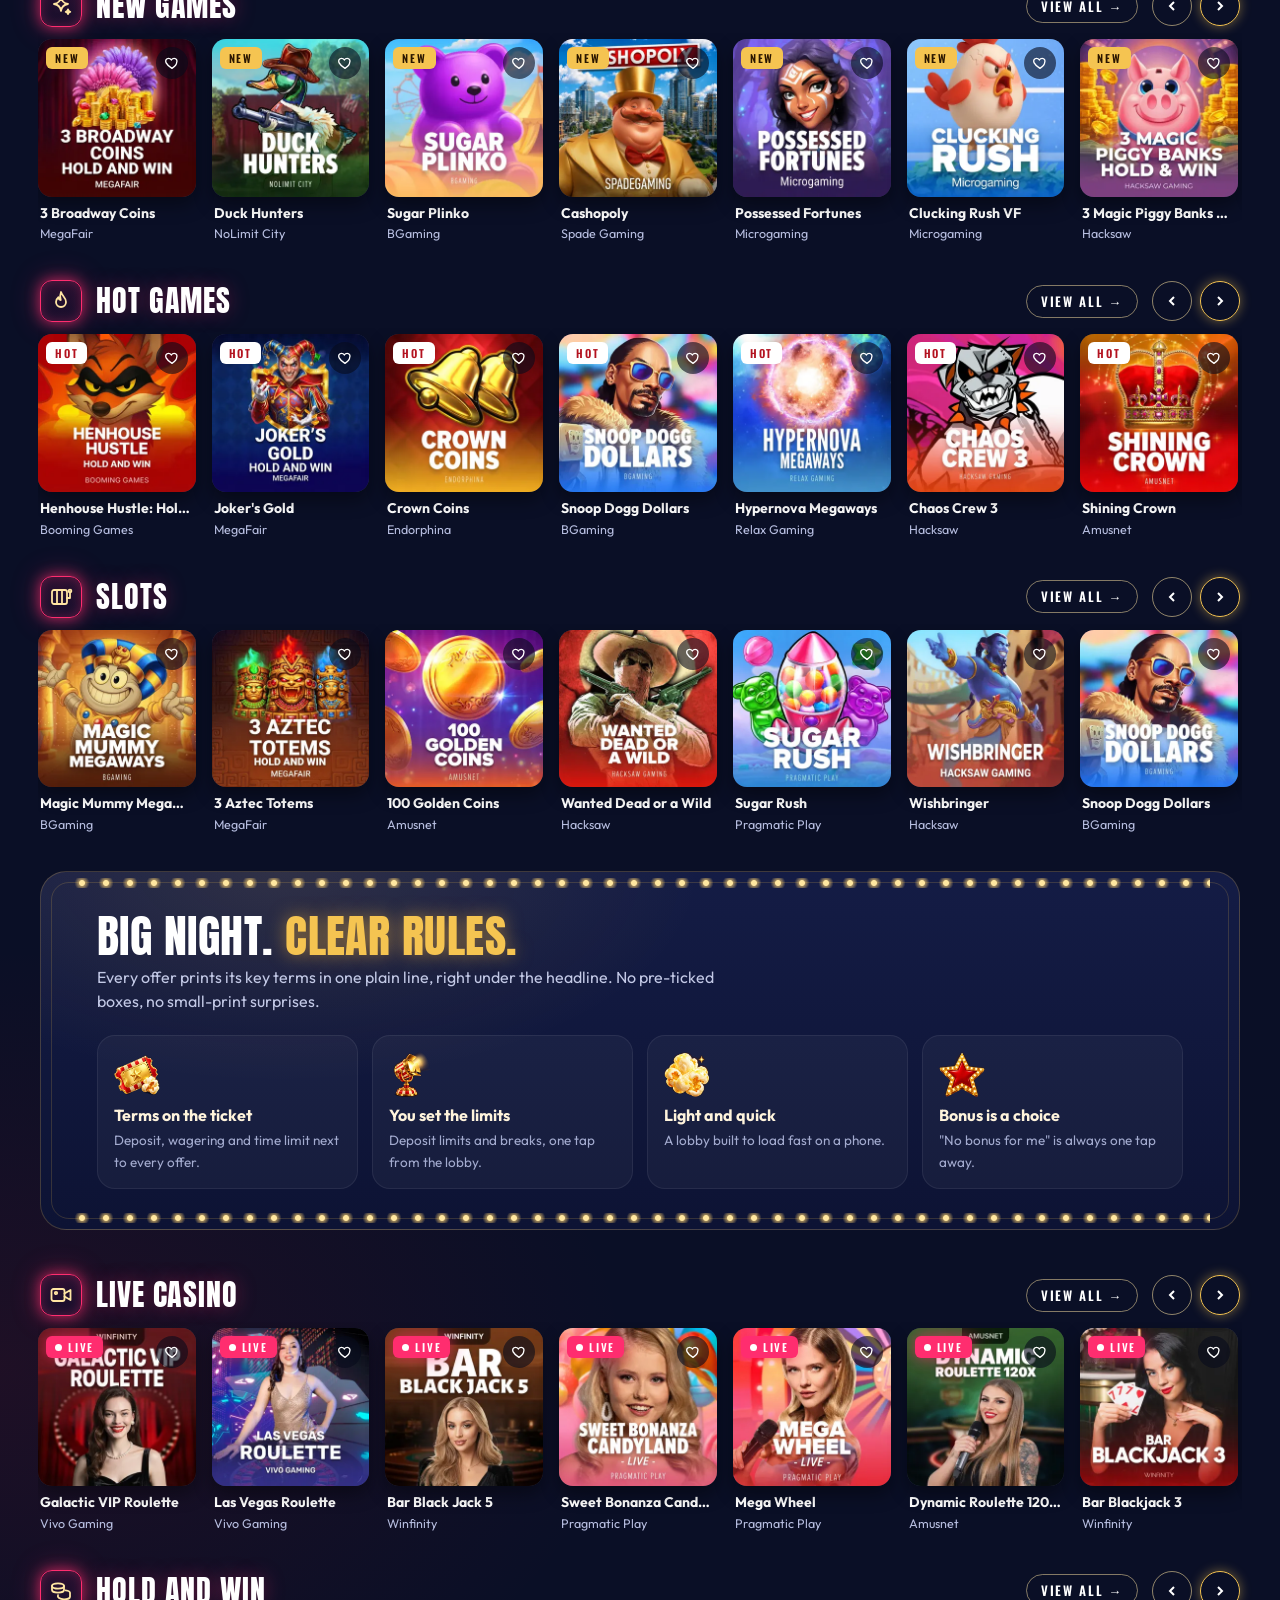
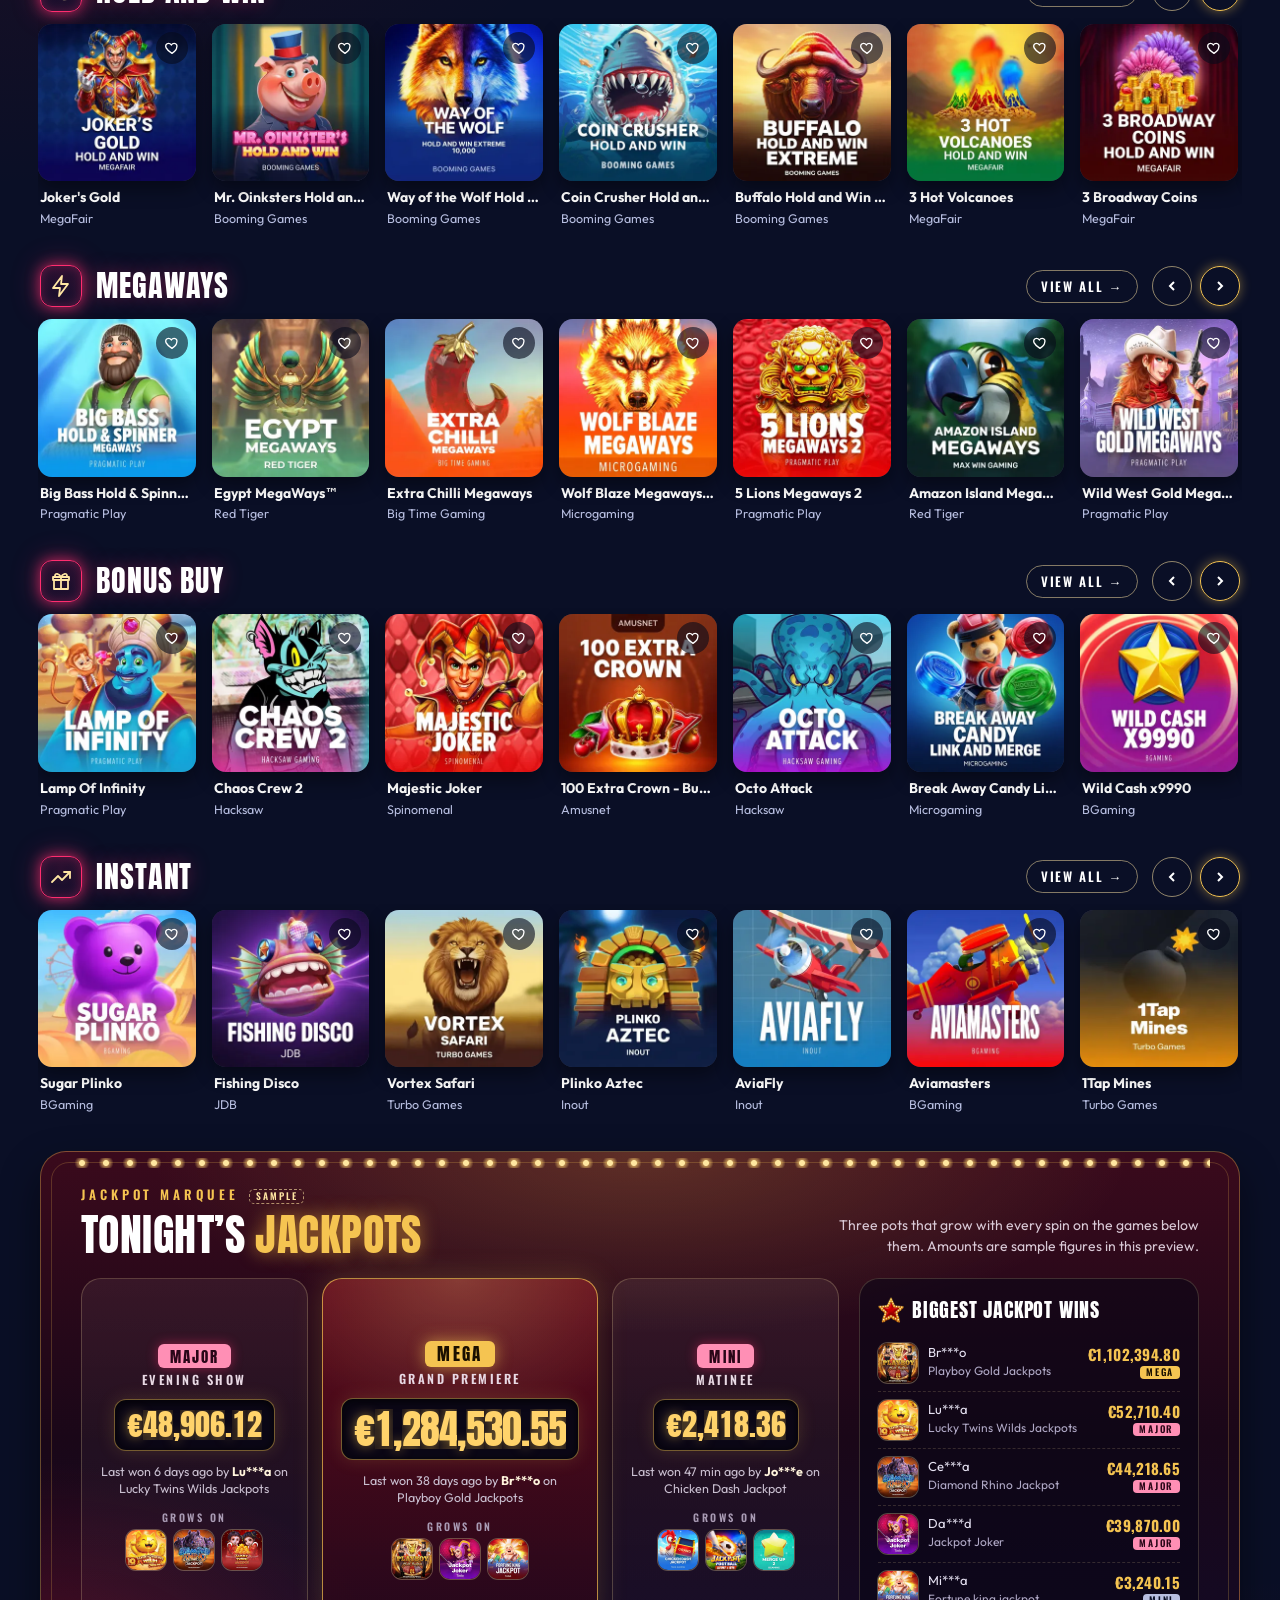
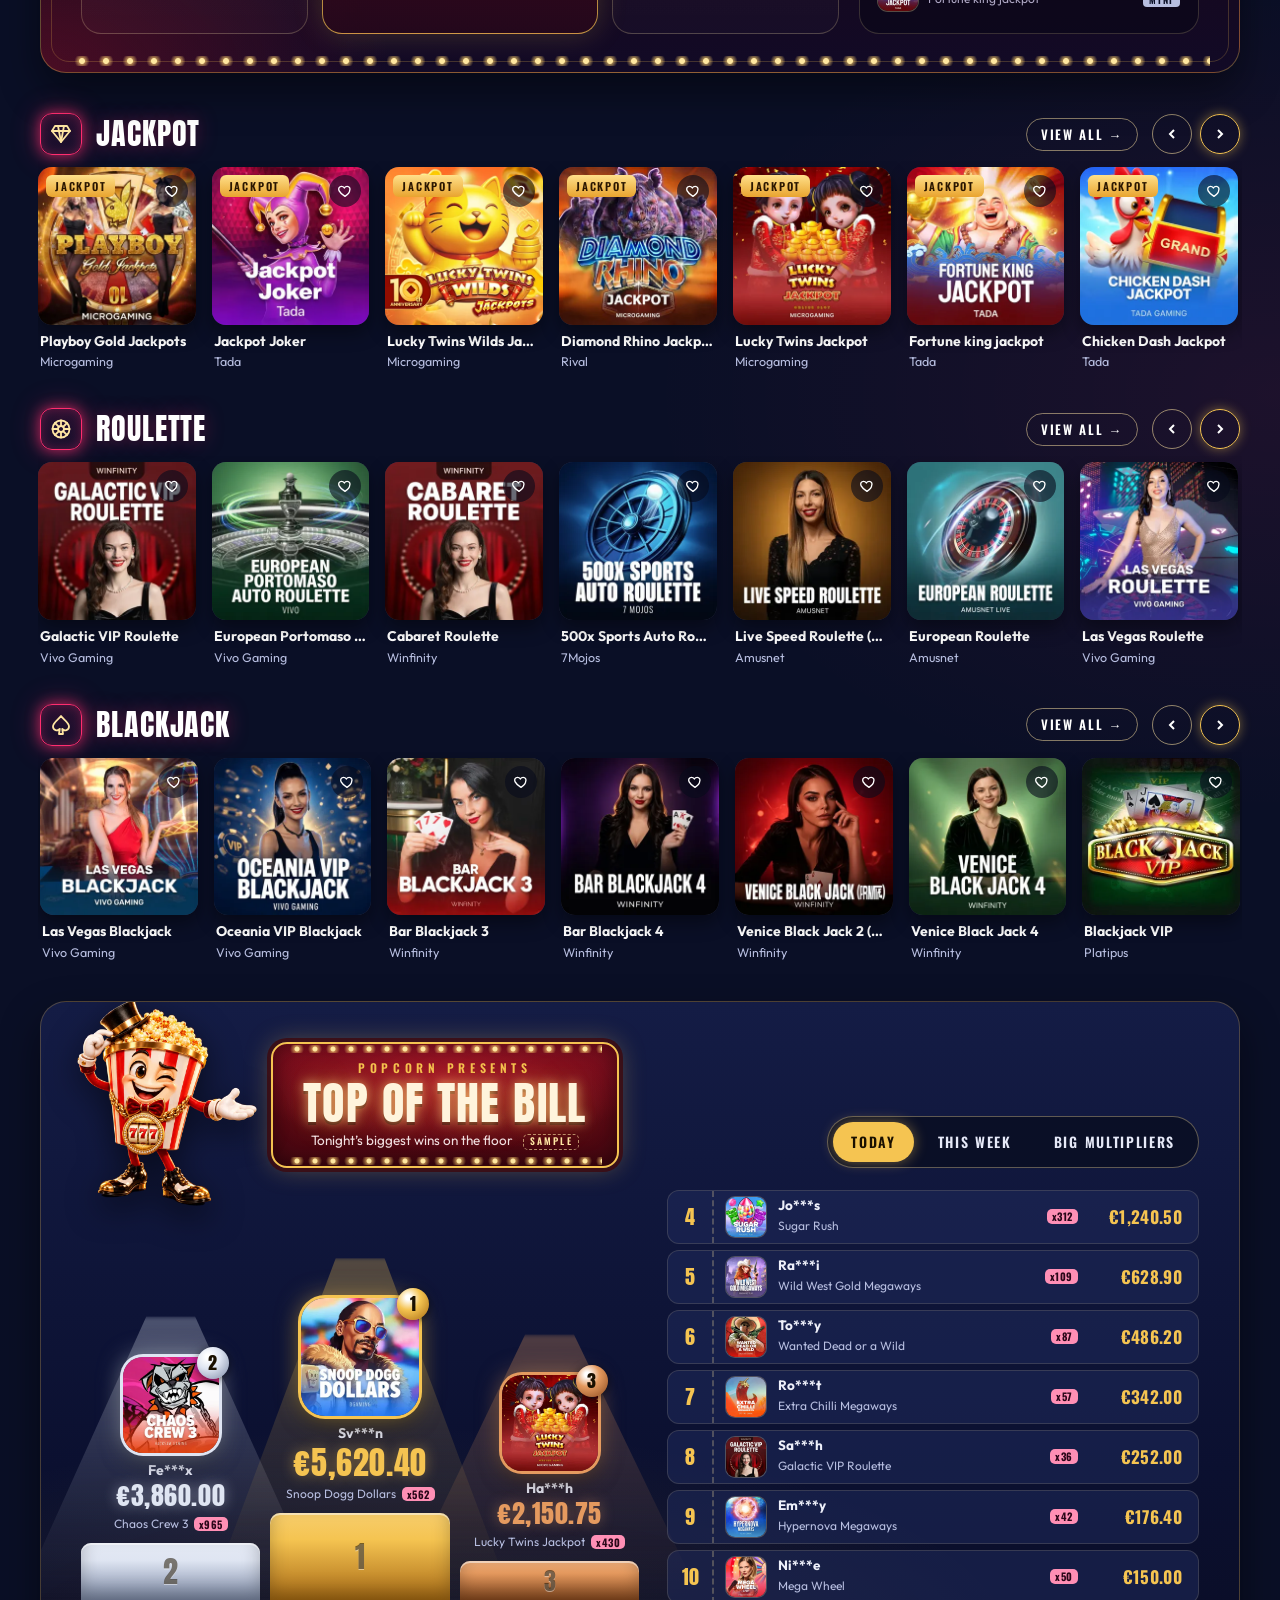
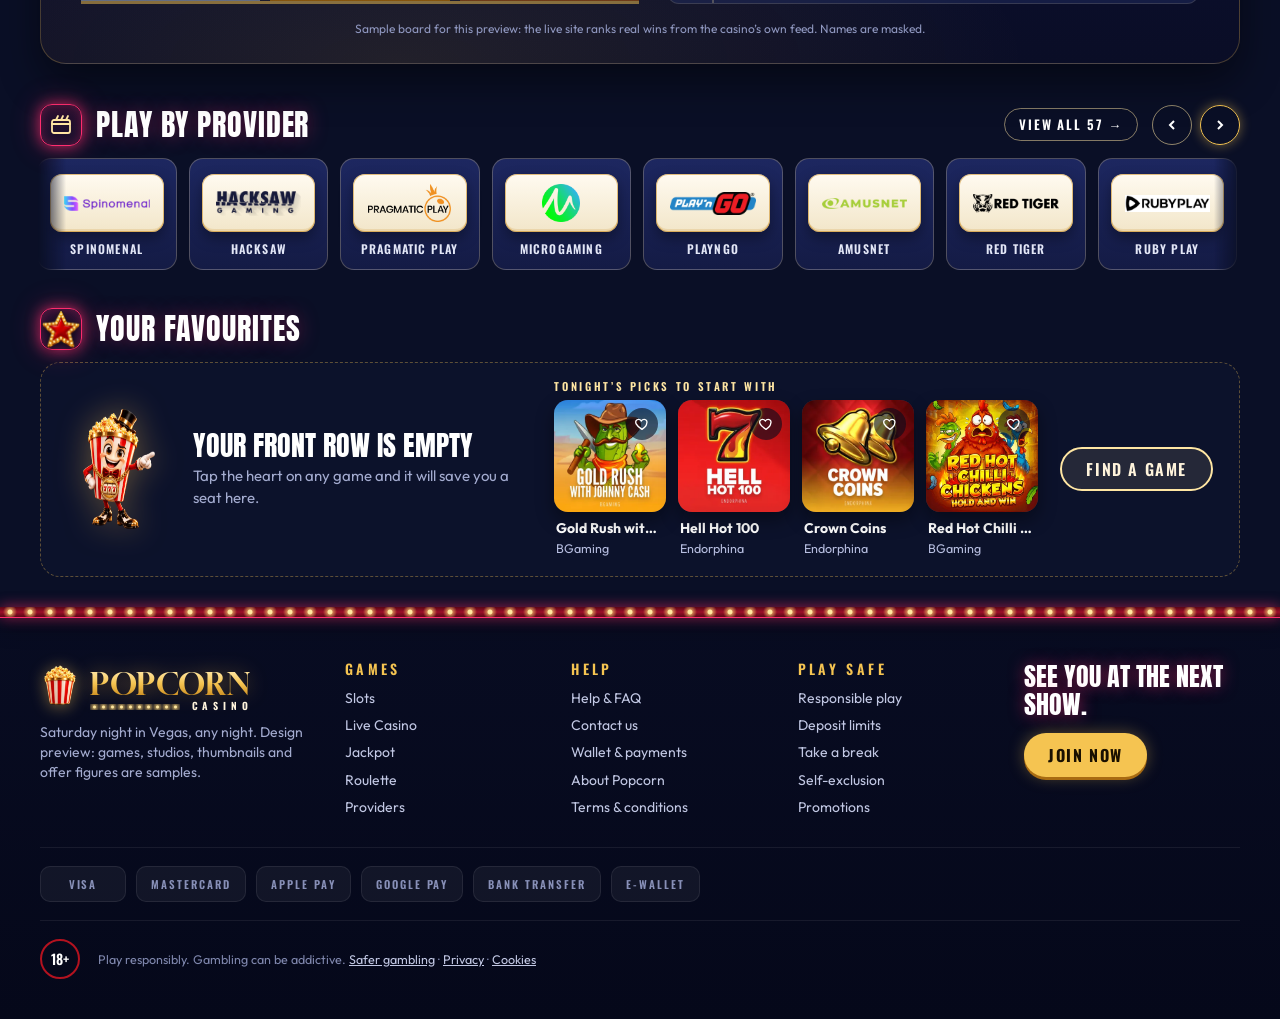
<file: all/lobby-a/index.html>
<!doctype html>
<html lang="en">
<head>
<meta charset="utf-8">
<meta name="viewport" content="width=device-width, initial-scale=1, viewport-fit=cover">
<title>Popcorn Casino - It's showtime | Preview</title>
<meta name="robots" content="noindex, nofollow">
<meta name="description" content="Popcorn Casino preview: a Saturday-night-in-Vegas casino lobby. Design draft, not a live site.">
<link rel="icon" type="image/webp" href="assets/icons/bucket.webp">
<link rel="preload" as="image" href="assets/art/hero-stage.webp">
<link rel="stylesheet" href="assets/style.css">
<link rel="stylesheet" href="assets/v9.css">
<link rel="stylesheet" href="assets/v9b-wins.css">
<link rel="stylesheet" href="assets/v10-boards.css">
<link rel="stylesheet" href="assets/v10b-providers.css">
<link rel="stylesheet" href="assets/v11-site.css">
</head>
<body>


<div class="loader" id="loader" aria-hidden="true">
  <div>
    <img class="loader-host" src="assets/showman/welcome.webp" alt="">
    <span class="pop-row"><img src="assets/icons/kernel.webp" alt=""><img src="assets/icons/kernel.webp" alt=""><img src="assets/icons/kernel.webp" alt=""></span>
    Curtain up&hellip;
  </div>
</div>

<header class="top" id="top">
  <div class="wrap">
    <button class="burger" id="burger" aria-label="Open menu" aria-controls="drawer" aria-expanded="false"><span></span></button>
    <a class="logo" href="#/" aria-label="Popcorn Casino home">
      <img src="assets/icons/bucket.webp" alt="">
      <span class="wordmark"><b>POPCORN</b><i>CASINO</i><span class="bulbs bulbs-mini"></span></span>
    </a>
    
    <nav class="nav" aria-label="Main">
      <a class="on" href="#/" data-nav="lobby">Casino</a><a href="#/games" data-nav="games">Games</a><a href="#/promotions" data-nav="promotions">Promotions</a><a href="#/providers" data-nav="providers">Providers</a>
    </nav>
    <div class="spacer"></div>
    <form class="search" id="searchForm" role="search" onsubmit="return false">
      <svg viewBox="0 0 24 24" fill="none" stroke="currentColor" stroke-width="2"><circle cx="11" cy="11" r="7"/><path d="m20 20-3.5-3.5"/></svg>
      <label class="sr" for="q">Search games or providers</label>
      <input id="q" type="search" placeholder="Search games or providers" autocomplete="off" enterkeyhint="search">
      <button type="button" class="search-x" id="searchClear" aria-label="Clear search">&times;</button>
    </form>
    <button class="search-btn" id="searchBtn" aria-label="Search games" aria-controls="searchForm"><svg viewBox="0 0 24 24" fill="none" stroke="currentColor" stroke-width="2.2"><circle cx="11" cy="11" r="7"/><path d="m20 20-3.5-3.5"/></svg></button>
    <a class="pill pill-ghost login" href="#/login">Log in</a>
    <a class="pill pill-gold" href="#/join">Join now</a>
  </div>
  <div class="velvet-strip"><span class="bulbs"></span></div>
</header>

<main class="wrap">

  
  <section class="bnr" id="bnr" aria-roledescription="carousel" aria-label="Featured offers">
    <div class="bnr-track" id="bnrTrack" aria-live="off">
      <article class="slide s1 on" aria-roledescription="slide" aria-label="1 of 3: Welcome bonus">
        <div class="s-art" aria-hidden="true"></div>
        <span class="footlights bulbs" aria-hidden="true"></span>
        
        <div class="hero-host mbox m-host-left" id="heroHost"><img src="assets/showman/host-left.webp" alt=""></div>
        <div class="s-copy">
          <div class="eyebrow"><span class="dot"></span>Welcome bonus &middot; new players</div>
          <h2 class="s-title"><span class="pre">Tonight it&rsquo;s</span><span class="neon" data-text="SHOWTIME">Showtime</span></h2>
          <p class="s-sub">100% up to &euro;200 + 50 free spins</p>
          <div class="ctas"><a class="pill pill-gold" href="#/join">Join now</a><a class="pill pill-ghost" href="#/games">Browse games</a></div>
          <p class="s-terms"><span class="t-std">18+. New players only.<span class="t-long"> Min. deposit &euro;10, 10x wagering on the bonus, 30 days.</span> </span><span class="t-short">18+ &middot; &euro;10 min &middot; 10x bonus &middot; 30 days &middot; </span><a href="#/promotions/welcome"><span class="t-std">Full terms</span><span class="t-short">Terms</span></a></p>
        </div>
      </article>
      <article class="slide s2" aria-roledescription="slide" aria-label="2 of 3: Premiere spins">
        <div class="s-art" aria-hidden="true"></div>
        <span class="footlights bulbs" aria-hidden="true"></span>
        <div class="s-copy">
          <div class="eyebrow"><span class="dot"></span>Weekly &middot; opt in</div>
          <h2 class="s-title"><span class="pre">This week&rsquo;s</span><span class="neon pink" data-text="PREMIERE">Premiere</span></h2>
          <p class="s-sub">25 free spins on the week&rsquo;s new game</p>
          <div class="ctas"><a class="pill pill-gold" href="#/promotions/premiere">Opt in</a><a class="pill pill-ghost" href="#/games/new">See new games</a></div>
          <p class="s-terms"><span class="t-std">18+. Opt in<span class="t-long">, then deposit &euro;20+. Wagering 10x, 7 days</span>. </span><span class="t-short">18+ &middot; Opt in &middot; &euro;20 min &middot; 10x &middot; 7 days &middot; </span><a href="#/promotions/premiere"><span class="t-std">Full terms</span><span class="t-short">Terms</span></a></p>
        </div>
      </article>
      <article class="slide s3" aria-roledescription="slide" aria-label="3 of 3: Popcorn Club">
        <div class="s-art" aria-hidden="true"></div>
        <span class="footlights bulbs" aria-hidden="true"></span>
        <img class="s3-host" src="assets/showman/welcome.webp" alt="" loading="lazy">
        <div class="s-copy">
          <div class="eyebrow"><span class="dot"></span>Loyalty &middot; every player</div>
          <h2 class="s-title"><span class="pre">Join the</span><span class="neon gold" data-text="POPCORN CLUB">Popcorn Club</span></h2>
          <p class="s-sub">Points on every game, rewards you choose</p>
          <div class="ctas"><a class="pill pill-gold" href="#/promotions/club">Learn more</a></div>
          <p class="s-terms">Details and terms coming soon.<span class="t-long"> Nothing to claim yet.</span></p>
        </div>
      </article>
    </div>
    <button class="bnr-arrow prev" id="bnrPrev" aria-label="Previous slide"><svg viewBox="0 0 24 24" fill="none" stroke="currentColor" stroke-width="3"><path d="m15 6-6 6 6 6"/></svg></button>
    <button class="bnr-arrow next" id="bnrNext" aria-label="Next slide"><svg viewBox="0 0 24 24" fill="none" stroke="currentColor" stroke-width="3"><path d="m9 6 6 6-6 6"/></svg></button>
    <div class="bnr-dots" id="bnrDots" role="tablist" aria-label="Choose slide">
      <button role="tab" class="on" aria-selected="true" aria-label="Slide 1"></button><button role="tab" aria-selected="false" aria-label="Slide 2"></button><button role="tab" aria-selected="false" aria-label="Slide 3"></button>
    </div>
  </section>

  
  <section class="wins" id="wins" aria-labelledby="winsTitle">
    <div class="wins-label">
      <img class="wins-kernel" src="assets/icons/kernel.webp" alt="">
      <span class="wins-text"><b id="winsTitle"><span class="live-dot" aria-hidden="true"></span>Live wins</b><small class="wins-sample" title="Sample wins for this preview. The live site shows the casino's real wins feed.">Sample</small></span>
    </div>
    <div class="wins-view"><div class="wins-track" id="winsTrack"></div></div>
  </section>

  
  <nav class="chips" id="chips" aria-label="Game categories"></nav>

  
  <section class="results" id="results" hidden aria-live="polite">
    <div class="rail-head"><span class="rail-icon" id="resIcon"></span><h2 id="resTitle" tabindex="-1">Results</h2><span class="tag" id="resCount"></span>
      <a class="more res-studios" id="resStudios" href="#/providers" hidden>&larr; All studios</a><a class="more" href="#/">&larr; Back to lobby</a></div>
    <div class="grid" id="resGrid"></div>
    <p class="res-more" id="resMore" hidden></p>
    <div class="empty noresults" id="noResults" hidden>
      <span class="empty-pop empty-host"><img src="assets/showman/point-right.webp" alt="" loading="lazy"></span>
      <div><b id="noResTitle">No games match</b><span id="noResText">Try a game name or a studio, like &ldquo;Pragmatic&rdquo; or &ldquo;Roulette&rdquo;.</span></div>
      <div class="picks-wrap"><small>Tonight&rsquo;s picks instead</small><div class="picks" id="noResPicks"></div></div>
    </div>
  </section>

  
  <section class="studios" id="studios" hidden aria-labelledby="stTitle">
    <div class="st-head">
      <img class="st-host" src="assets/showman/host-right.webp" alt="" loading="lazy">
      <div class="st-sign">
        <span class="bill-bulbs" aria-hidden="true"></span>
        <h1 id="stTitle" tabindex="-1"><small>Popcorn presents</small>The studios</h1>
        <span class="st-sub"><b id="stTotal"></b> studios &middot; <b id="stGames"></b> games in the lobby</span>
      </div>
      <a class="more st-back" href="#/">&larr; Back to lobby</a>
    </div>
    <div class="st-tools">
      <form class="st-search" role="search" onsubmit="return false">
        <svg viewBox="0 0 24 24" fill="none" stroke="currentColor" stroke-width="2" aria-hidden="true"><circle cx="11" cy="11" r="7"/><path d="m20 20-3.5-3.5"/></svg>
        <label class="sr" for="stQ">Search studios by name</label>
        <input id="stQ" type="search" placeholder="Search studios" autocomplete="off" enterkeyhint="search">
        <button type="button" class="search-x" id="stClear" aria-label="Clear studio search">&times;</button>
      </form>
      <div class="st-sort" role="group" aria-label="Sort studios">
        <button type="button" data-sort="games" aria-pressed="true">Most games</button><button type="button" data-sort="az" aria-pressed="false">A&ndash;Z</button>
      </div>
      <span class="st-found" id="stFound" aria-live="polite"></span>
    </div>
    <div class="st-grid" id="stGrid"></div>
    <div class="empty st-empty" id="stEmpty" hidden>
      <span class="empty-pop empty-host"><img src="assets/showman/point-right.webp" alt="" loading="lazy"></span>
      <div><b id="stEmptyTitle">No studio by that name</b><span>Try part of the name, like &ldquo;Play&rdquo; or &ldquo;Gaming&rdquo;.</span></div>
      <button type="button" class="pill pill-ghost" id="stReset">Show all studios</button>
    </div>
    <p class="st-foot">Studios and game counts are a sample snapshot. Studios without a logo file show their name. This preview carries
      thumbnails for the 101 games on the home page; the live site opens every studio&rsquo;s full list.</p>
  </section>

  
  <section class="page" id="page" hidden></section>

  <div id="lobby">
    <div id="rails-a"></div>

    
    <section class="offers" id="promos" aria-labelledby="offersTitle">
      <div class="rail-head">
        <span class="rail-icon"><img src="assets/icons/ticket.webp" alt=""></span><h2 id="offersTitle">Tonight&rsquo;s offers</h2>
        <span class="tag">TERMS ON EVERY CARD</span><a class="more" href="#/promotions">All<span class="long"> promotions</span> &rarr;</a>
      </div>
      <div class="offers-body">
        <div class="offers-host">
          <div class="host-say"><b>Tonight&rsquo;s line-up!</b>Pick one, or play without. The rules are printed on every ticket.</div>
          <div class="mbox m-point-right" id="offersHost"><img src="assets/showman/point-right.webp" alt="" loading="lazy"></div>
        </div>
        <div class="ocards">
          <article class="ocard lead" style="--oc:#f5c451;--obg:linear-gradient(160deg,#7a0d1c,#2a0610 70%)">
            <div class="ohead"><img class="oart" src="assets/icons/ticket.webp" alt="" loading="lazy"><span class="okind">New players</span></div>
            <h3><a href="#/promotions/welcome">Welcome package</a></h3>
            <p class="oval">100% up to &euro;200 + 50 free spins</p>
            <p class="oterms">18+. First deposit only. Min. deposit &euro;10, 10x wagering on the bonus, 30 days. Deposit &euro;200 for the full bonus. <a href="#/promotions/welcome">Full terms</a></p>
            <a class="pill pill-gold" href="#/join">Join now</a>
          </article>
          <article class="ocard" style="--oc:#ff8fb5;--obg:linear-gradient(160deg,#5c0b45,#1d0822 70%)">
            <div class="ohead"><img class="oart" src="assets/icons/reel.webp" alt="" loading="lazy"><span class="okind">Weekly &middot; opt in</span></div>
            <h3><a href="#/promotions/premiere">Premiere spins</a></h3>
            <p class="oval">25 free spins on the week&rsquo;s new game</p>
            <p class="oterms">Opt in, then deposit &euro;20 or more. Spins worth &euro;0.20 each, 10x wagering on spin winnings, 7 days. <a href="#/promotions/premiere">Full terms</a></p>
            <a class="pill pill-ghost" href="#/promotions/premiere">Opt in</a>
          </article>
          <article class="ocard" style="--oc:#9cc2ff;--obg:linear-gradient(160deg,#16306a,#0b1230 70%)">
            <div class="ohead"><img class="oart" src="assets/icons/kernel.webp" alt="" loading="lazy"><span class="okind">Mondays &middot; everyone</span></div>
            <h3><a href="#/promotions/encore">Encore cashback</a></h3>
            <p class="oval">10% back on last week&rsquo;s net losses</p>
            <p class="oterms">Same rate for every player, no status needed. Up to &euro;100 a week, 1x wagering, claim within 3 days. <a href="#/promotions/encore">Full terms</a></p>
            <a class="pill pill-ghost" href="#/promotions/encore">How it works</a>
          </article>
          <article class="ocard" id="club" style="--oc:#ffd36b;--obg:linear-gradient(160deg,#5a3d0c,#1a1208 70%)">
            <div class="ohead"><img class="oart" src="assets/icons/star.webp" alt="" loading="lazy"><span class="okind">Loyalty</span></div>
            <h3><a href="#/promotions/club">Popcorn Club</a></h3>
            <p class="oval">Points on every game, rewards you choose</p>
            <p class="oterms">Details and terms coming soon.<span class="t-long"> Nothing to claim yet.</span> <a href="#/promotions/club">Full terms</a></p>
            <a class="pill pill-ghost" href="#/promotions/club">Learn more</a>
          </article>
        </div>
      </div>
      <p class="offers-foot">Every bonus is a choice: you can always play without one. <a href="#/responsible/limits">Set your limits</a> &middot; <a href="#/responsible">Safer gambling</a></p>
    </section>

    <div id="rails-b"></div>

    
    <section class="encore" aria-label="Why Popcorn">
      <div class="frame"><span class="bulbs t"></span><span class="bulbs b"></span></div>
      <h2>Big night. <em>Clear rules.</em></h2>
      <p class="lead">Every offer prints its key terms in one plain line, right under the headline. No pre-ticked boxes, no small-print surprises.</p>
      <div class="perks">
        <div class="perk"><img src="assets/icons/ticket.webp" alt=""><b>Terms on the ticket</b><span>Deposit, wagering and time limit next to every offer.</span></div>
        <div class="perk"><img src="assets/icons/spotlight.webp" alt=""><b>You set the limits</b><span>Deposit limits and breaks, one tap from the lobby.</span></div>
        <div class="perk"><img src="assets/icons/kernel.webp" alt=""><b>Light and quick</b><span>A lobby built to load fast on a phone.</span></div>
        <div class="perk"><img src="assets/icons/star.webp" alt=""><b>Bonus is a choice</b><span>"No bonus for me" is always one tap away.</span></div>
      </div>
    </section>

    <div id="rails-c"></div>

    
    <section class="jpm" id="jackpots" aria-labelledby="jpTitle">
      <div class="jpm-frame" aria-hidden="true"><span class="bulbs t"></span><span class="bulbs b"></span></div>
      <div class="jpm-head">
        <div class="jpm-titles"><span class="jpm-kicker">Jackpot marquee<small class="b-sample" title="Sample jackpot values for this preview. The live site shows the casino's real jackpot feeds.">Sample</small></span>
          <h2 id="jpTitle">Tonight&rsquo;s <em>jackpots</em></h2></div>
        <p class="jpm-lead">Three pots that grow with every spin on the games below them. Amounts are sample figures in this preview.</p>
      </div>
      <div class="jpm-body">
        <div class="pots" id="pots"></div>
        <aside class="jpwins" aria-labelledby="jpwTitle">
          <h3 id="jpwTitle"><img src="assets/icons/star.webp" alt="">Biggest jackpot wins</h3>
          <ol class="jpw-list" id="jpwList"></ol>
        </aside>
      </div>
    </section>

    <div id="rails-d"></div>

    
    <section class="bill" id="bill" aria-labelledby="billTitle">
      <div class="bill-head">
        <img class="bill-host" src="assets/showman/host-right.webp" alt="" loading="lazy">
        <div class="bill-sign">
          <span class="bill-bulbs" aria-hidden="true"></span>
          <h2 id="billTitle"><small>Popcorn presents</small>Top of the Bill</h2>
          <span class="bill-sub">Tonight&rsquo;s biggest wins on the floor<small class="b-sample" title="Sample wins for this preview. The live site ranks the casino's real wins feed.">Sample</small></span>
        </div>
        <div class="bill-tabs" role="tablist" aria-label="Leaderboard period">
          <button role="tab" id="billTab-today" aria-controls="billPanel" aria-selected="true" data-board="today">Today</button>
          <button role="tab" id="billTab-week" aria-controls="billPanel" aria-selected="false" tabindex="-1" data-board="week">This week</button>
          <button role="tab" id="billTab-mult" aria-controls="billPanel" aria-selected="false" tabindex="-1" data-board="mult">Big multipliers</button>
        </div>
      </div>
      <div class="bill-panel" id="billPanel" role="tabpanel" aria-labelledby="billTab-today">
        <div class="podium" id="podium"></div>
        <ol class="bill-list" id="billList" start="4"></ol>
      </div>
      <p class="bill-foot">Sample board for this preview: the live site ranks real wins from the casino&rsquo;s own feed. Names are masked.</p>
    </section>

    
    <section class="rail provs" id="providers" aria-labelledby="provTitle" aria-roledescription="carousel">
      <div class="rail-head"><span class="rail-icon" data-icon="studio"></span><h2 id="provTitle">Play by provider</h2>
        <a class="more" href="#/providers" id="provAll">View all<span class="long" id="provAllN"></span> &rarr;</a>
        <div class="arrows"><button class="arrow prev" aria-label="Previous studios" aria-controls="provTrack"><svg viewBox="0 0 24 24" fill="none" stroke="currentColor" stroke-width="3"><path d="m15 6-6 6 6 6"/></svg></button><button class="arrow next" aria-label="Next studios" aria-controls="provTrack"><svg viewBox="0 0 24 24" fill="none" stroke="currentColor" stroke-width="3"><path d="m9 6 6 6-6 6"/></svg></button></div></div>
      <div class="track ptrack" id="provTrack" aria-live="off"></div>
    </section>

    
    <section class="rail" id="favs" aria-label="Your favourites">
      <div class="rail-head"><span class="rail-icon"><img src="assets/icons/star.webp" alt=""></span><h2>Your favourites</h2></div>
      <div class="empty" id="favEmpty">
        <span class="empty-pop empty-host"><img src="assets/showman/point-right.webp" alt="" loading="lazy"></span>
        <div><b>Your front row is empty</b><span>Tap the heart on any game and it will save you a seat here.</span></div>
        <div class="picks-wrap"><small>Tonight&rsquo;s picks to start with</small><div class="picks" id="favPicks"></div></div>
        <a class="pill pill-ghost" href="#/games/top">Find a game</a>
      </div>
    </section>
  </div>
</main>

<footer>
  <div class="velvet-strip"><span class="bulbs"></span></div>
  <div class="wrap">
    <div class="foot">
      <div class="brand">
        <a class="logo" href="#/"><img src="assets/icons/bucket.webp" alt=""><span class="wordmark"><b>POPCORN</b><i>CASINO</i><span class="bulbs bulbs-mini"></span></span></a>
        <p>Saturday night in Vegas, any night. Design preview: games, studios, thumbnails and offer figures are samples.</p>
      </div>
      <div><h4>Games</h4><ul><li><a href="#/games/slots">Slots</a></li><li><a href="#/games/live">Live Casino</a></li><li><a href="#/games/jackpot">Jackpot</a></li><li><a href="#/games/roulette">Roulette</a></li><li><a href="#/providers">Providers</a></li></ul></div>
      <div><h4>Help</h4><ul><li><a href="#/help">Help &amp; FAQ</a></li><li><a href="#/contact">Contact us</a></li><li><a href="#/deposit">Wallet &amp; payments</a></li><li><a href="#/about">About Popcorn</a></li><li><a href="#/terms">Terms &amp; conditions</a></li></ul></div>
      <div><h4>Play safe</h4><ul><li><a href="#/responsible">Responsible play</a></li><li><a href="#/responsible/limits">Deposit limits</a></li><li><a href="#/responsible/break">Take a break</a></li><li><a href="#/responsible/exclusion">Self-exclusion</a></li><li><a href="#/promotions">Promotions</a></li></ul></div>
      <div class="bye"><q>See you at the next show.</q><a class="pill pill-gold" href="#/join">Join now</a></div>
    </div>
    <div class="payrow" aria-label="Payment methods (sample)"><span>Visa</span><span>Mastercard</span><span>Apple Pay</span><span>Google Pay</span><span>Bank transfer</span><span>E-wallet</span></div>
    <div class="legal"><span class="age">18+</span><span>Play responsibly. Gambling can be addictive. <a href="#/responsible">Safer gambling</a> &middot; <a href="#/privacy">Privacy</a> &middot; <a href="#/privacy/cookies">Cookies</a></span>
      </div>
  </div>
</footer>


<nav class="tabbar" aria-label="Phone navigation">
  <button type="button" id="tabMenu" aria-controls="drawer"><svg viewBox="0 0 24 24"><path d="M4 7h16M4 12h16M4 17h16"/></svg>Menu</button>
  <a href="#/games" data-tab="games"><svg viewBox="0 0 24 24"><rect x="3" y="3" width="7" height="7" rx="1.5"/><rect x="14" y="3" width="7" height="7" rx="1.5"/><rect x="3" y="14" width="7" height="7" rx="1.5"/><rect x="14" y="14" width="7" height="7" rx="1.5"/></svg>Games</a>
  <a class="mid" href="#/join" data-tab="join"><span><img src="assets/showman/head.webp" alt=""></span>Join</a>
  <a href="#/promotions" data-tab="promotions"><svg viewBox="0 0 24 24"><path d="M3 8h18v4a2 2 0 0 0 0 4v4H3v-4a2 2 0 0 0 0-4z"/><path d="M14 8v12" stroke-dasharray="2 2"/></svg>Promos</a>
  <button type="button" id="tabSearch"><svg viewBox="0 0 24 24"><circle cx="11" cy="11" r="7"/><path d="m20 20-3.5-3.5"/></svg>Search</button>
</nav>


<div class="scrim" id="scrim" hidden></div>
<aside class="drawer" id="drawer" role="dialog" aria-modal="true" aria-label="Menu" hidden>
  <div class="d-head">
    <a class="logo" href="#/"><img src="assets/icons/bucket.webp" alt=""><span class="wordmark"><b>POPCORN</b><i>CASINO</i></span></a>
    <button class="d-close" id="drawerClose" aria-label="Close menu"><svg viewBox="0 0 24 24" fill="none" stroke="currentColor" stroke-width="2.4"><path d="M6 6l12 12M18 6 6 18"/></svg></button>
  </div>
  <div class="d-body">
    <div class="d-ctas"><a class="pill pill-gold" href="#/join">Join now</a><a class="pill pill-ghost" href="#/login">Log in</a></div>
    <nav class="d-sec" aria-label="Menu">
      <a class="d-link" href="#/"><i data-icon="home"></i>Casino lobby<span>&rsaquo;</span></a>
      <details class="d-games"><summary class="d-link"><i data-icon="grid"></i>Games<span>&rsaquo;</span></summary><div class="d-cats" id="drawerCats"></div></details>
      <a class="d-link" href="#/promotions"><i data-icon="gift"></i>Promotions<span>&rsaquo;</span></a>
      <a class="d-link" href="#/promotions/club"><i data-icon="crown"></i>Popcorn Club<span>&rsaquo;</span></a>
      <a class="d-link" href="#/providers"><i data-icon="studio"></i>Providers<span>&rsaquo;</span></a>
      <a class="d-link" href="#/help"><i data-icon="chat"></i>Help &amp; support<span>&rsaquo;</span></a>
    </nav>
    <div class="d-sec"><h3>Language</h3>
      <label class="d-lang"><i data-icon="globe"></i><span>Language</span><select aria-label="Language"><option>English</option><option>Deutsch</option><option>Fran&ccedil;ais</option></select></label>
    </div>
    <div class="d-sec"><h3>Help</h3>
      <a class="d-link sm" href="#/help/app"><i data-icon="phone"></i>Get the app<span>&rsaquo;</span></a>
      <a class="d-link sm" href="#/deposit"><i data-icon="wallet"></i>Wallet &amp; cashier<span>&rsaquo;</span></a>
    </div>
    <div class="d-sec"><h3>Legal &amp; play safe</h3>
      <a class="d-link sm" href="#/terms">Terms &amp; conditions<span>&rsaquo;</span></a>
      <a class="d-link sm" href="#/privacy">Privacy<span>&rsaquo;</span></a>
      <a class="d-link sm" href="#/privacy/cookies">Cookies<span>&rsaquo;</span></a>
      <a class="d-link sm" href="#/responsible">Responsible play<span>&rsaquo;</span></a>
      <a class="d-link sm" href="#/about">About Popcorn<span>&rsaquo;</span></a>
      <a class="d-link sm" href="#/contact">Contact us<span>&rsaquo;</span></a>
    </div>
    <p class="d-foot">18+ &middot; Play responsibly &middot; Design preview</p>
  </div>
</aside>

<script src="assets/catalog.js"></script>
<script src="assets/providers-all.js"></script>
<script src="assets/games-meta.js"></script>
<script src="assets/app.js"></script>
<script src="assets/v11-site.js"></script>
</body>
</html>
</file>
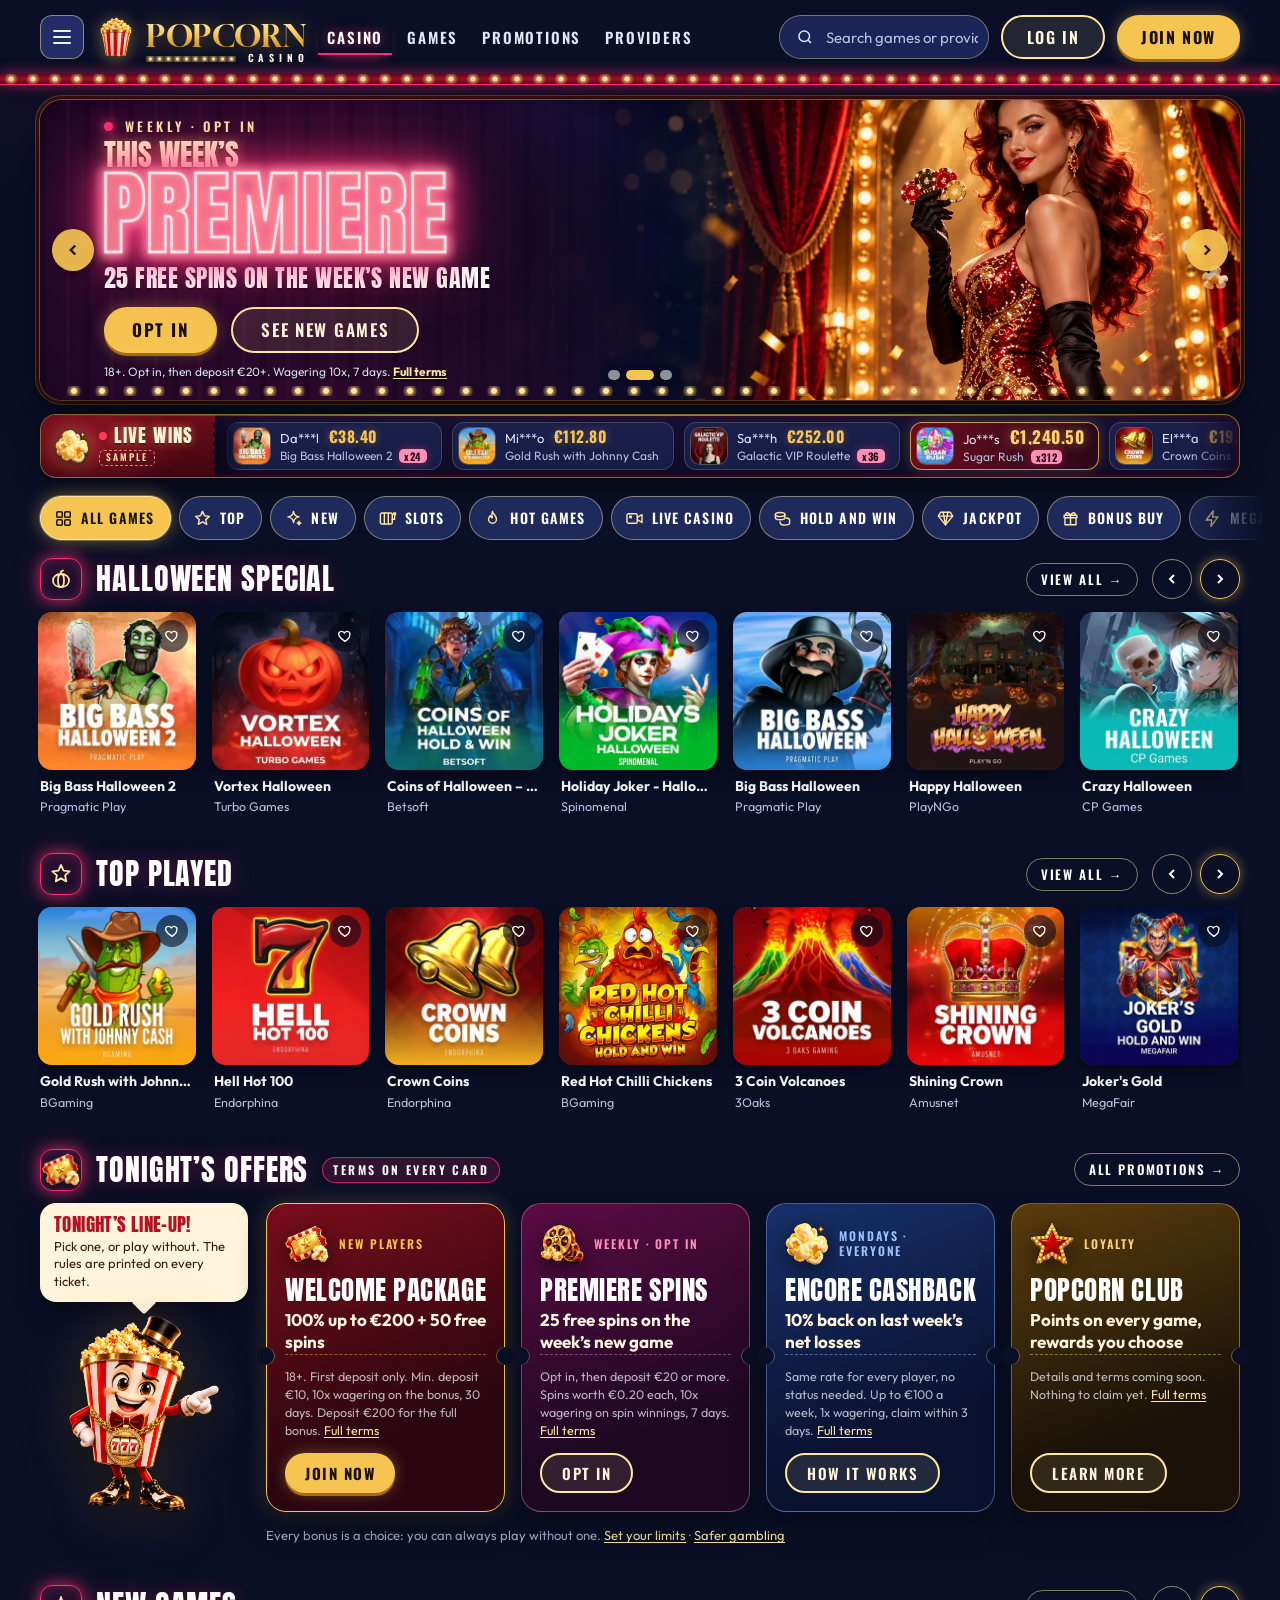
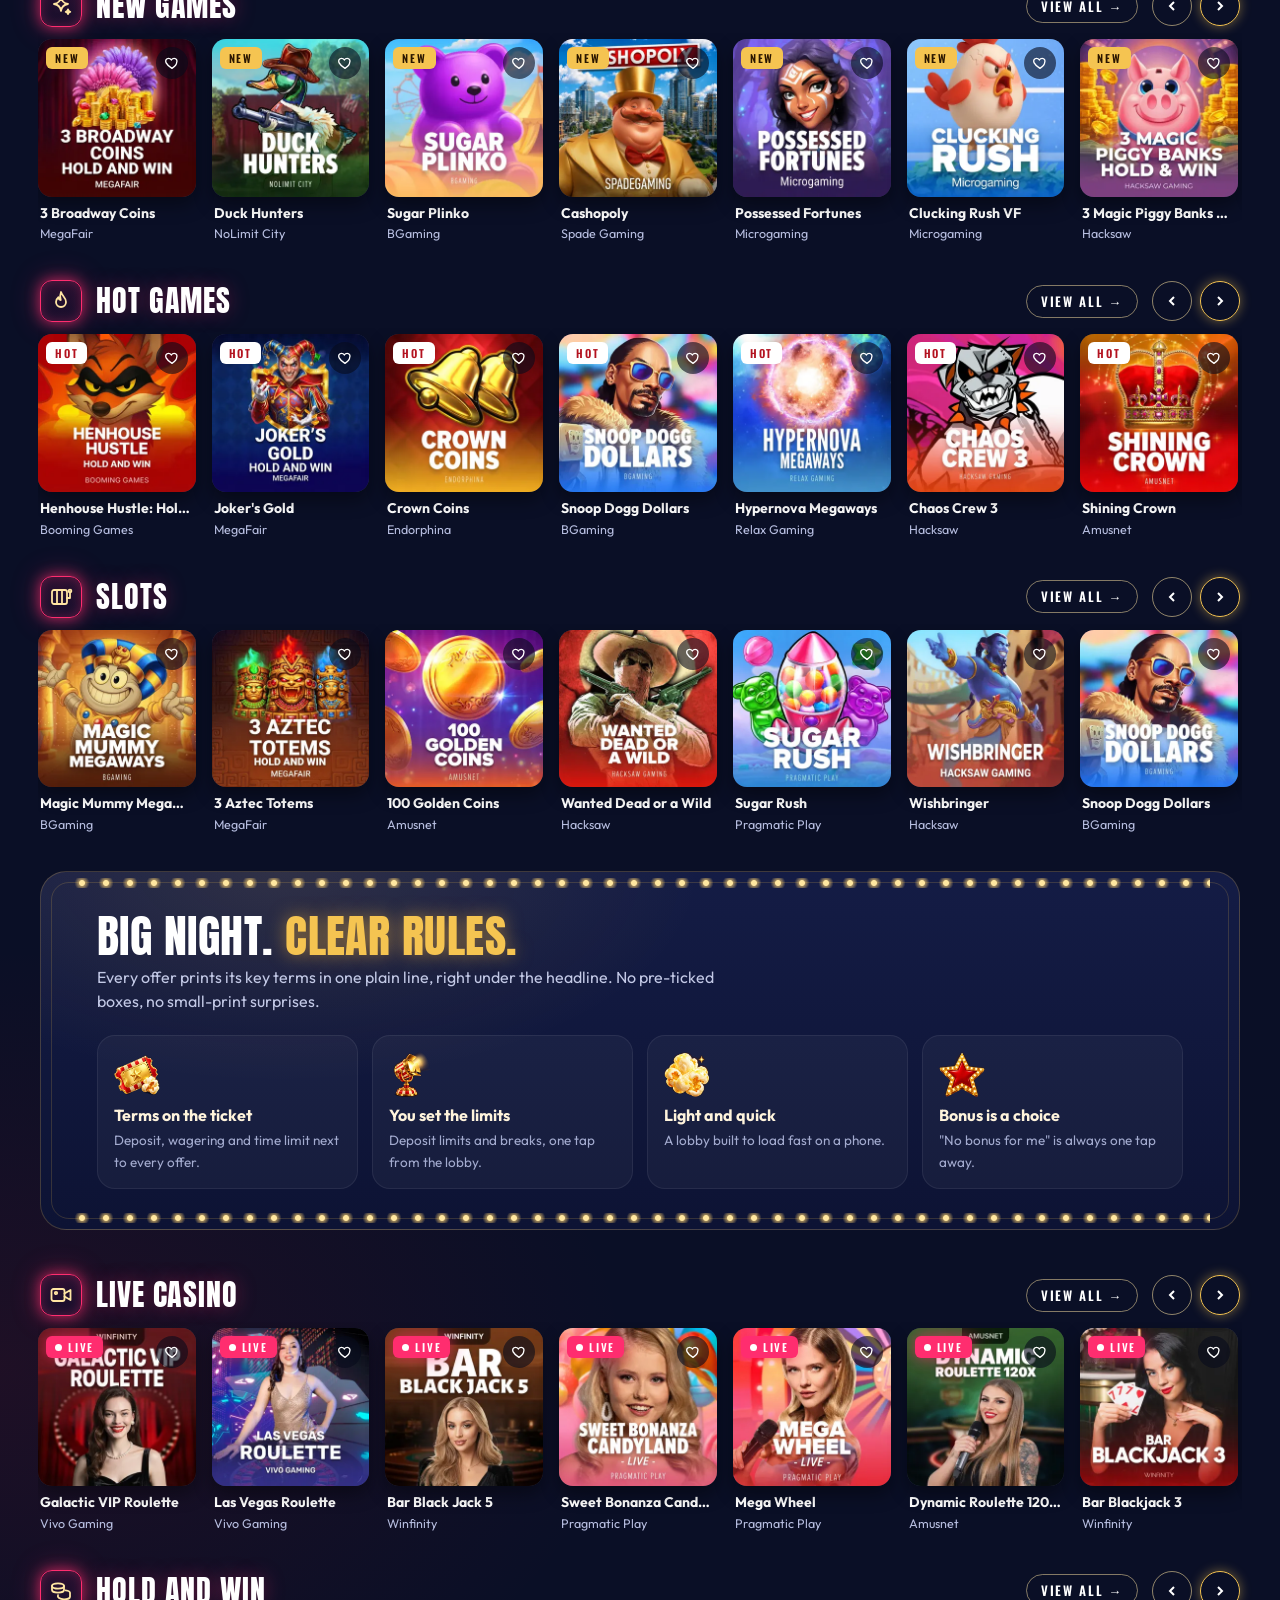
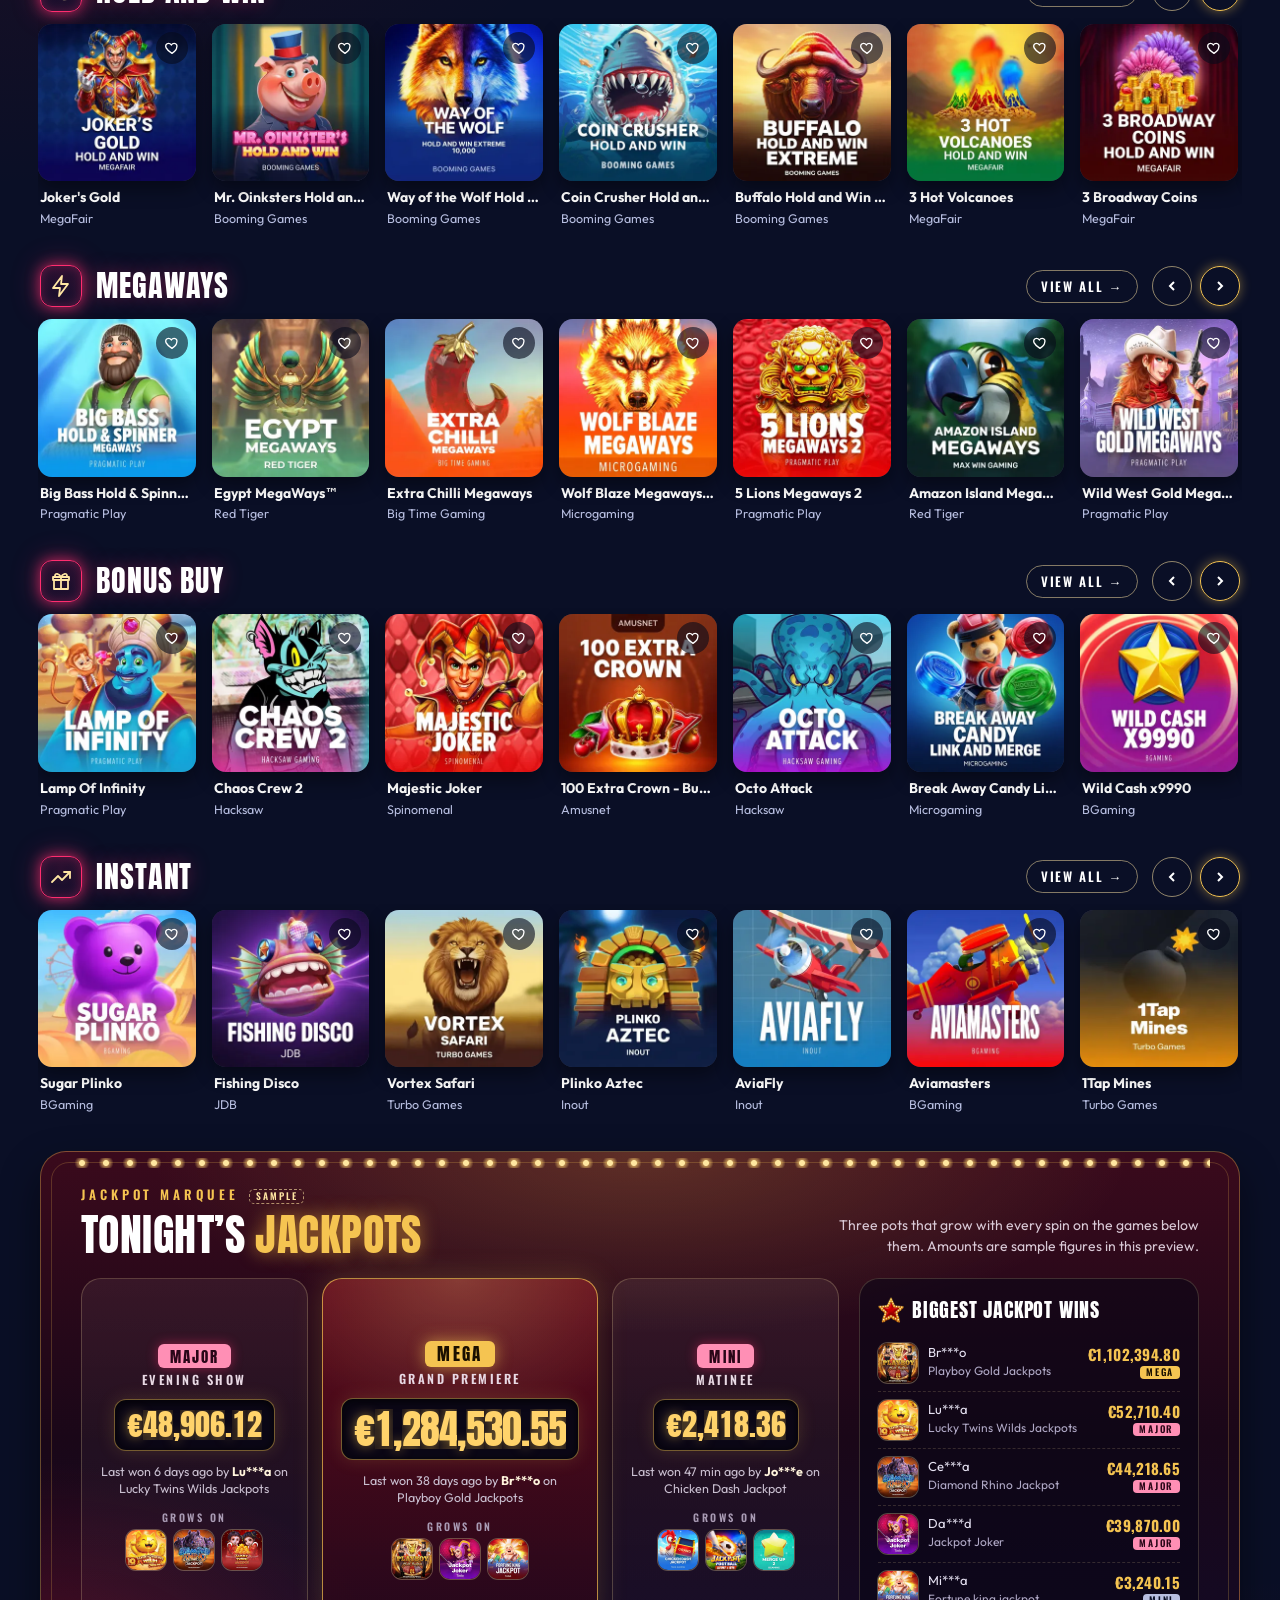
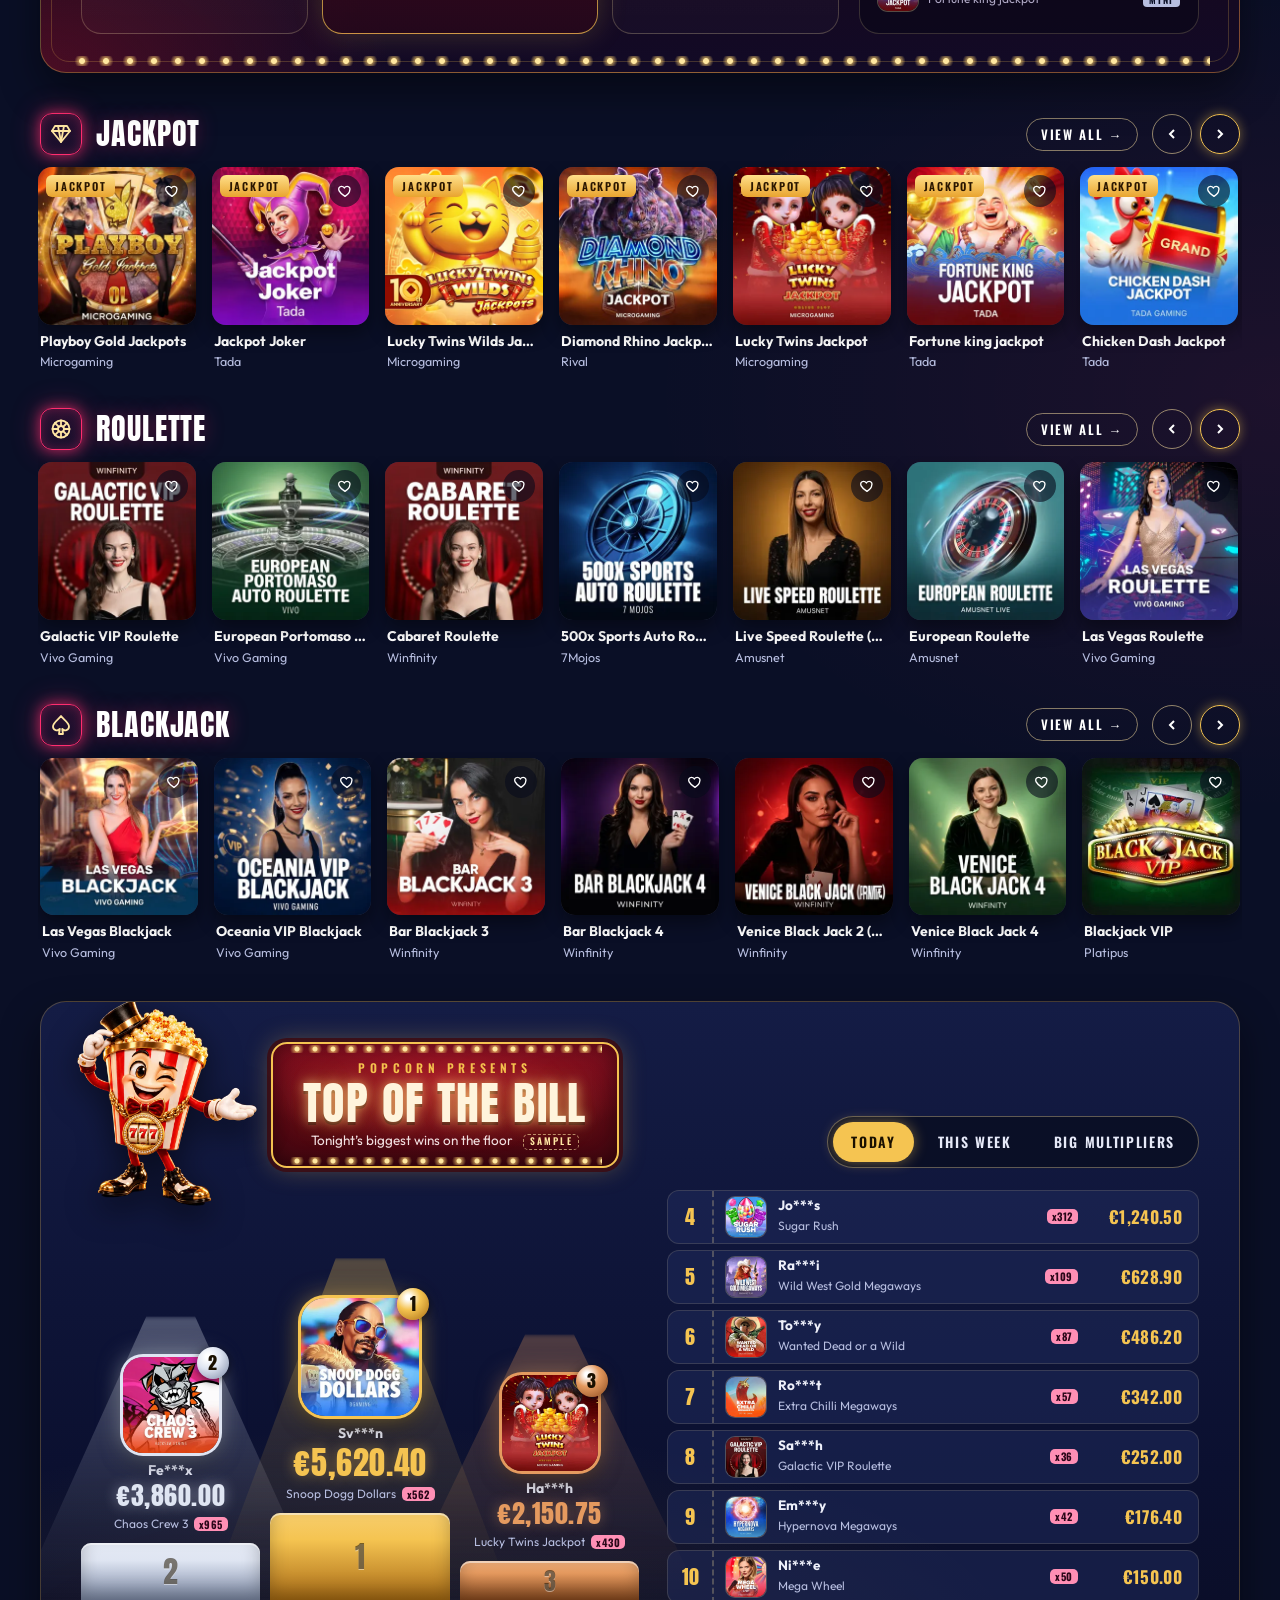
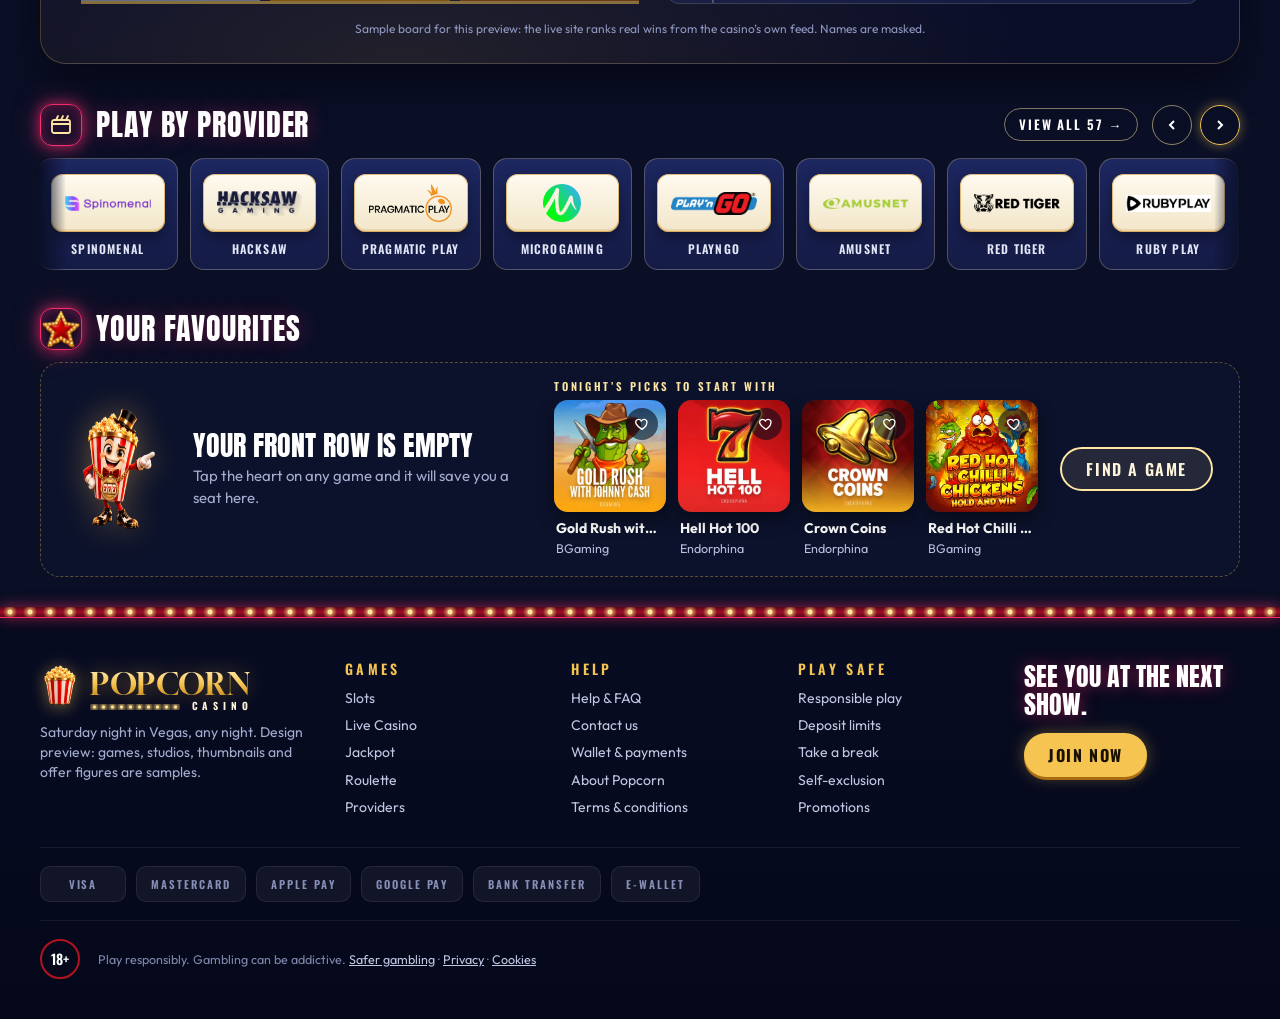
<file: all/lobby-b/index.html>
<!doctype html>
<html lang="en">
<head>
<meta charset="utf-8">
<meta name="viewport" content="width=device-width, initial-scale=1, viewport-fit=cover">
<title>Popcorn Casino - It's showtime | Preview</title>
<meta name="robots" content="noindex, nofollow">
<meta name="description" content="Popcorn Casino preview: a Saturday-night-in-Vegas casino lobby. Design draft, not a live site.">
<link rel="icon" type="image/webp" href="assets/icons/bucket.webp">
<link rel="preload" as="image" href="assets/art/hero-stage.webp">
<link rel="stylesheet" href="assets/style.css">
<link rel="stylesheet" href="assets/v9.css">
<link rel="stylesheet" href="assets/v9b-wins.css">
<link rel="stylesheet" href="assets/v10-boards.css">
<link rel="stylesheet" href="assets/v10b-providers.css">
<link rel="stylesheet" href="assets/v11-site.css">
<link rel="stylesheet" href="assets/v12-flows.css">
</head>
<body>


<div class="loader" id="loader" aria-hidden="true">
  <div>
    <img class="loader-host" src="assets/showman/welcome.webp" alt="">
    <span class="pop-row"><img src="assets/icons/kernel.webp" alt=""><img src="assets/icons/kernel.webp" alt=""><img src="assets/icons/kernel.webp" alt=""></span>
    Curtain up&hellip;
  </div>
</div>

<header class="top" id="top">
  <div class="wrap">
    <button class="burger" id="burger" aria-label="Open menu" aria-controls="drawer" aria-expanded="false"><span></span></button>
    <a class="logo" href="#/" aria-label="Popcorn Casino home">
      <img src="assets/icons/bucket.webp" alt="">
      <span class="wordmark"><b>POPCORN</b><i>CASINO</i><span class="bulbs bulbs-mini"></span></span>
    </a>
    
    <nav class="nav" aria-label="Main">
      <a class="on" href="#/" data-nav="lobby">Casino</a><a href="#/games" data-nav="games">Games</a><a href="#/promotions" data-nav="promotions">Promotions</a><a href="#/providers" data-nav="providers">Providers</a>
    </nav>
    <div class="spacer"></div>
    <form class="search" id="searchForm" role="search" onsubmit="return false">
      <svg viewBox="0 0 24 24" fill="none" stroke="currentColor" stroke-width="2"><circle cx="11" cy="11" r="7"/><path d="m20 20-3.5-3.5"/></svg>
      <label class="sr" for="q">Search games or providers</label>
      <input id="q" type="search" placeholder="Search games or providers" autocomplete="off" enterkeyhint="search">
      <button type="button" class="search-x" id="searchClear" aria-label="Clear search">&times;</button>
    </form>
    <button class="search-btn" id="searchBtn" aria-label="Search games" aria-controls="searchForm"><svg viewBox="0 0 24 24" fill="none" stroke="currentColor" stroke-width="2.2"><circle cx="11" cy="11" r="7"/><path d="m20 20-3.5-3.5"/></svg></button>
    <a class="pill pill-ghost login" href="#/login">Log in</a>
    <a class="pill pill-gold" href="#/join">Join now</a>
  </div>
  <div class="velvet-strip"><span class="bulbs"></span></div>
</header>

<main class="wrap">

  
  <section class="bnr" id="bnr" aria-roledescription="carousel" aria-label="Featured offers">
    <div class="bnr-track" id="bnrTrack" aria-live="off">
      <article class="slide s1 on" aria-roledescription="slide" aria-label="1 of 3: Welcome bonus">
        <div class="s-art" aria-hidden="true"></div>
        <span class="footlights bulbs" aria-hidden="true"></span>
        
        <div class="hero-host mbox m-host-left" id="heroHost"><img src="assets/showman/host-left.webp" alt=""></div>
        <div class="s-copy">
          <div class="eyebrow"><span class="dot"></span>Welcome bonus &middot; new players</div>
          <h2 class="s-title"><span class="pre">Tonight it&rsquo;s</span><span class="neon" data-text="SHOWTIME">Showtime</span></h2>
          <p class="s-sub">100% up to &euro;200 + 50 free spins</p>
          <div class="ctas"><a class="pill pill-gold" href="#/join">Join now</a><a class="pill pill-ghost" href="#/games">Browse games</a></div>
          <p class="s-terms"><span class="t-std">18+. New players only.<span class="t-long"> Min. deposit &euro;10, 10x wagering on the bonus, 30 days.</span> </span><span class="t-short">18+ &middot; &euro;10 min &middot; 10x bonus &middot; 30 days &middot; </span><a href="#/promotions/welcome"><span class="t-std">Full terms</span><span class="t-short">Terms</span></a></p>
        </div>
      </article>
      <article class="slide s2" aria-roledescription="slide" aria-label="2 of 3: Premiere spins">
        <div class="s-art" aria-hidden="true"></div>
        <span class="footlights bulbs" aria-hidden="true"></span>
        <div class="s-copy">
          <div class="eyebrow"><span class="dot"></span>Weekly &middot; opt in</div>
          <h2 class="s-title"><span class="pre">This week&rsquo;s</span><span class="neon pink" data-text="PREMIERE">Premiere</span></h2>
          <p class="s-sub">25 free spins on the week&rsquo;s new game</p>
          <div class="ctas"><a class="pill pill-gold" href="#/promotions/premiere">Opt in</a><a class="pill pill-ghost" href="#/games/new">See new games</a></div>
          <p class="s-terms"><span class="t-std">18+. Opt in<span class="t-long">, then deposit &euro;20+. Wagering 10x, 7 days</span>. </span><span class="t-short">18+ &middot; Opt in &middot; &euro;20 min &middot; 10x &middot; 7 days &middot; </span><a href="#/promotions/premiere"><span class="t-std">Full terms</span><span class="t-short">Terms</span></a></p>
        </div>
      </article>
      <article class="slide s3" aria-roledescription="slide" aria-label="3 of 3: Popcorn Club">
        <div class="s-art" aria-hidden="true"></div>
        <span class="footlights bulbs" aria-hidden="true"></span>
        <img class="s3-host" src="assets/showman/welcome.webp" alt="" loading="lazy">
        <div class="s-copy">
          <div class="eyebrow"><span class="dot"></span>Loyalty &middot; every player</div>
          <h2 class="s-title"><span class="pre">Join the</span><span class="neon gold" data-text="POPCORN CLUB">Popcorn Club</span></h2>
          <p class="s-sub">Points on every game, rewards you choose</p>
          <div class="ctas"><a class="pill pill-gold" href="#/promotions/club">Learn more</a></div>
          <p class="s-terms">Details and terms coming soon.<span class="t-long"> Nothing to claim yet.</span></p>
        </div>
      </article>
    </div>
    <button class="bnr-arrow prev" id="bnrPrev" aria-label="Previous slide"><svg viewBox="0 0 24 24" fill="none" stroke="currentColor" stroke-width="3"><path d="m15 6-6 6 6 6"/></svg></button>
    <button class="bnr-arrow next" id="bnrNext" aria-label="Next slide"><svg viewBox="0 0 24 24" fill="none" stroke="currentColor" stroke-width="3"><path d="m9 6 6 6-6 6"/></svg></button>
    <div class="bnr-dots" id="bnrDots" role="tablist" aria-label="Choose slide">
      <button role="tab" class="on" aria-selected="true" aria-label="Slide 1"></button><button role="tab" aria-selected="false" aria-label="Slide 2"></button><button role="tab" aria-selected="false" aria-label="Slide 3"></button>
    </div>
  </section>

  
  <section class="wins" id="wins" aria-labelledby="winsTitle">
    <div class="wins-label">
      <img class="wins-kernel" src="assets/icons/kernel.webp" alt="">
      <span class="wins-text"><b id="winsTitle"><span class="live-dot" aria-hidden="true"></span>Live wins</b><small class="wins-sample" title="Sample wins for this preview. The live site shows the casino's real wins feed.">Sample</small></span>
    </div>
    <div class="wins-view"><div class="wins-track" id="winsTrack"></div></div>
  </section>

  
  <nav class="chips" id="chips" aria-label="Game categories"></nav>

  
  <section class="results" id="results" hidden aria-live="polite">
    <div class="rail-head"><span class="rail-icon" id="resIcon"></span><h2 id="resTitle" tabindex="-1">Results</h2><span class="tag" id="resCount"></span>
      <a class="more res-studios" id="resStudios" href="#/providers" hidden>&larr; All studios</a><a class="more" href="#/">&larr; Back to lobby</a></div>
    <div class="grid" id="resGrid"></div>
    <p class="res-more" id="resMore" hidden></p>
    <div class="empty noresults" id="noResults" hidden>
      <span class="empty-pop empty-host"><img src="assets/showman/point-right.webp" alt="" loading="lazy"></span>
      <div><b id="noResTitle">No games match</b><span id="noResText">Try a game name or a studio, like &ldquo;Pragmatic&rdquo; or &ldquo;Roulette&rdquo;.</span></div>
      <div class="picks-wrap"><small>Tonight&rsquo;s picks instead</small><div class="picks" id="noResPicks"></div></div>
    </div>
  </section>

  
  <section class="studios" id="studios" hidden aria-labelledby="stTitle">
    <div class="st-head">
      <img class="st-host" src="assets/showman/host-right.webp" alt="" loading="lazy">
      <div class="st-sign">
        <span class="bill-bulbs" aria-hidden="true"></span>
        <h1 id="stTitle" tabindex="-1"><small>Popcorn presents</small>The studios</h1>
        <span class="st-sub"><b id="stTotal"></b> studios &middot; <b id="stGames"></b> games in the lobby</span>
      </div>
      <a class="more st-back" href="#/">&larr; Back to lobby</a>
    </div>
    <div class="st-tools">
      <form class="st-search" role="search" onsubmit="return false">
        <svg viewBox="0 0 24 24" fill="none" stroke="currentColor" stroke-width="2" aria-hidden="true"><circle cx="11" cy="11" r="7"/><path d="m20 20-3.5-3.5"/></svg>
        <label class="sr" for="stQ">Search studios by name</label>
        <input id="stQ" type="search" placeholder="Search studios" autocomplete="off" enterkeyhint="search">
        <button type="button" class="search-x" id="stClear" aria-label="Clear studio search">&times;</button>
      </form>
      <div class="st-sort" role="group" aria-label="Sort studios">
        <button type="button" data-sort="games" aria-pressed="true">Most games</button><button type="button" data-sort="az" aria-pressed="false">A&ndash;Z</button>
      </div>
      <span class="st-found" id="stFound" aria-live="polite"></span>
    </div>
    <div class="st-grid" id="stGrid"></div>
    <div class="empty st-empty" id="stEmpty" hidden>
      <span class="empty-pop empty-host"><img src="assets/showman/point-right.webp" alt="" loading="lazy"></span>
      <div><b id="stEmptyTitle">No studio by that name</b><span>Try part of the name, like &ldquo;Play&rdquo; or &ldquo;Gaming&rdquo;.</span></div>
      <button type="button" class="pill pill-ghost" id="stReset">Show all studios</button>
    </div>
    <p class="st-foot">Studios and game counts are a sample snapshot. Studios without a logo file show their name. This preview carries
      thumbnails for the 101 games on the home page; the live site opens every studio&rsquo;s full list.</p>
  </section>

  
  <section class="page" id="page" hidden></section>

  <div id="lobby">
    <div id="rails-a"></div>

    
    <section class="offers" id="promos" aria-labelledby="offersTitle">
      <div class="rail-head">
        <span class="rail-icon"><img src="assets/icons/ticket.webp" alt=""></span><h2 id="offersTitle">Tonight&rsquo;s offers</h2>
        <span class="tag">TERMS ON EVERY CARD</span><a class="more" href="#/promotions">All<span class="long"> promotions</span> &rarr;</a>
      </div>
      <div class="offers-body">
        <div class="offers-host">
          <div class="host-say"><b>Tonight&rsquo;s line-up!</b>Pick one, or play without. The rules are printed on every ticket.</div>
          <div class="mbox m-point-right" id="offersHost"><img src="assets/showman/point-right.webp" alt="" loading="lazy"></div>
        </div>
        <div class="ocards">
          <article class="ocard lead" style="--oc:#f5c451;--obg:linear-gradient(160deg,#7a0d1c,#2a0610 70%)">
            <div class="ohead"><img class="oart" src="assets/icons/ticket.webp" alt="" loading="lazy"><span class="okind">New players</span></div>
            <h3><a href="#/promotions/welcome">Welcome package</a></h3>
            <p class="oval">100% up to &euro;200 + 50 free spins</p>
            <p class="oterms">18+. First deposit only. Min. deposit &euro;10, 10x wagering on the bonus, 30 days. Deposit &euro;200 for the full bonus. <a href="#/promotions/welcome">Full terms</a></p>
            <a class="pill pill-gold" href="#/join">Join now</a>
          </article>
          <article class="ocard" style="--oc:#ff8fb5;--obg:linear-gradient(160deg,#5c0b45,#1d0822 70%)">
            <div class="ohead"><img class="oart" src="assets/icons/reel.webp" alt="" loading="lazy"><span class="okind">Weekly &middot; opt in</span></div>
            <h3><a href="#/promotions/premiere">Premiere spins</a></h3>
            <p class="oval">25 free spins on the week&rsquo;s new game</p>
            <p class="oterms">Opt in, then deposit &euro;20 or more. Spins worth &euro;0.20 each, 10x wagering on spin winnings, 7 days. <a href="#/promotions/premiere">Full terms</a></p>
            <a class="pill pill-ghost" href="#/promotions/premiere">Opt in</a>
          </article>
          <article class="ocard" style="--oc:#9cc2ff;--obg:linear-gradient(160deg,#16306a,#0b1230 70%)">
            <div class="ohead"><img class="oart" src="assets/icons/kernel.webp" alt="" loading="lazy"><span class="okind">Mondays &middot; everyone</span></div>
            <h3><a href="#/promotions/encore">Encore cashback</a></h3>
            <p class="oval">10% back on last week&rsquo;s net losses</p>
            <p class="oterms">Same rate for every player, no status needed. Up to &euro;100 a week, 1x wagering, claim within 3 days. <a href="#/promotions/encore">Full terms</a></p>
            <a class="pill pill-ghost" href="#/promotions/encore">How it works</a>
          </article>
          <article class="ocard" id="club" style="--oc:#ffd36b;--obg:linear-gradient(160deg,#5a3d0c,#1a1208 70%)">
            <div class="ohead"><img class="oart" src="assets/icons/star.webp" alt="" loading="lazy"><span class="okind">Loyalty</span></div>
            <h3><a href="#/promotions/club">Popcorn Club</a></h3>
            <p class="oval">Points on every game, rewards you choose</p>
            <p class="oterms">Details and terms coming soon.<span class="t-long"> Nothing to claim yet.</span> <a href="#/promotions/club">Full terms</a></p>
            <a class="pill pill-ghost" href="#/promotions/club">Learn more</a>
          </article>
        </div>
      </div>
      <p class="offers-foot">Every bonus is a choice: you can always play without one. <a href="#/responsible/limits">Set your limits</a> &middot; <a href="#/responsible">Safer gambling</a></p>
    </section>

    <div id="rails-b"></div>

    
    <section class="encore" aria-label="Why Popcorn">
      <div class="frame"><span class="bulbs t"></span><span class="bulbs b"></span></div>
      <h2>Big night. <em>Clear rules.</em></h2>
      <p class="lead">Every offer prints its key terms in one plain line, right under the headline. No pre-ticked boxes, no small-print surprises.</p>
      <div class="perks">
        <div class="perk"><img src="assets/icons/ticket.webp" alt=""><b>Terms on the ticket</b><span>Deposit, wagering and time limit next to every offer.</span></div>
        <div class="perk"><img src="assets/icons/spotlight.webp" alt=""><b>You set the limits</b><span>Deposit limits and breaks, one tap from the lobby.</span></div>
        <div class="perk"><img src="assets/icons/kernel.webp" alt=""><b>Light and quick</b><span>A lobby built to load fast on a phone.</span></div>
        <div class="perk"><img src="assets/icons/star.webp" alt=""><b>Bonus is a choice</b><span>"No bonus for me" is always one tap away.</span></div>
      </div>
    </section>

    <div id="rails-c"></div>

    
    <section class="jpm" id="jackpots" aria-labelledby="jpTitle">
      <div class="jpm-frame" aria-hidden="true"><span class="bulbs t"></span><span class="bulbs b"></span></div>
      <div class="jpm-head">
        <div class="jpm-titles"><span class="jpm-kicker">Jackpot marquee<small class="b-sample" title="Sample jackpot values for this preview. The live site shows the casino's real jackpot feeds.">Sample</small></span>
          <h2 id="jpTitle">Tonight&rsquo;s <em>jackpots</em></h2></div>
        <p class="jpm-lead">Three pots that grow with every spin on the games below them. Amounts are sample figures in this preview.</p>
      </div>
      <div class="jpm-body">
        <div class="pots" id="pots"></div>
        <aside class="jpwins" aria-labelledby="jpwTitle">
          <h3 id="jpwTitle"><img src="assets/icons/star.webp" alt="">Biggest jackpot wins</h3>
          <ol class="jpw-list" id="jpwList"></ol>
        </aside>
      </div>
    </section>

    <div id="rails-d"></div>

    
    <section class="bill" id="bill" aria-labelledby="billTitle">
      <div class="bill-head">
        <img class="bill-host" src="assets/showman/host-right.webp" alt="" loading="lazy">
        <div class="bill-sign">
          <span class="bill-bulbs" aria-hidden="true"></span>
          <h2 id="billTitle"><small>Popcorn presents</small>Top of the Bill</h2>
          <span class="bill-sub">Tonight&rsquo;s biggest wins on the floor<small class="b-sample" title="Sample wins for this preview. The live site ranks the casino's real wins feed.">Sample</small></span>
        </div>
        <div class="bill-tabs" role="tablist" aria-label="Leaderboard period">
          <button role="tab" id="billTab-today" aria-controls="billPanel" aria-selected="true" data-board="today">Today</button>
          <button role="tab" id="billTab-week" aria-controls="billPanel" aria-selected="false" tabindex="-1" data-board="week">This week</button>
          <button role="tab" id="billTab-mult" aria-controls="billPanel" aria-selected="false" tabindex="-1" data-board="mult">Big multipliers</button>
        </div>
      </div>
      <div class="bill-panel" id="billPanel" role="tabpanel" aria-labelledby="billTab-today">
        <div class="podium" id="podium"></div>
        <ol class="bill-list" id="billList" start="4"></ol>
      </div>
      <p class="bill-foot">Sample board for this preview: the live site ranks real wins from the casino&rsquo;s own feed. Names are masked.</p>
    </section>

    
    <section class="rail provs" id="providers" aria-labelledby="provTitle" aria-roledescription="carousel">
      <div class="rail-head"><span class="rail-icon" data-icon="studio"></span><h2 id="provTitle">Play by provider</h2>
        <a class="more" href="#/providers" id="provAll">View all<span class="long" id="provAllN"></span> &rarr;</a>
        <div class="arrows"><button class="arrow prev" aria-label="Previous studios" aria-controls="provTrack"><svg viewBox="0 0 24 24" fill="none" stroke="currentColor" stroke-width="3"><path d="m15 6-6 6 6 6"/></svg></button><button class="arrow next" aria-label="Next studios" aria-controls="provTrack"><svg viewBox="0 0 24 24" fill="none" stroke="currentColor" stroke-width="3"><path d="m9 6 6 6-6 6"/></svg></button></div></div>
      <div class="track ptrack" id="provTrack" aria-live="off"></div>
    </section>

    
    <section class="rail" id="favs" aria-label="Your favourites">
      <div class="rail-head"><span class="rail-icon"><img src="assets/icons/star.webp" alt=""></span><h2>Your favourites</h2></div>
      <div class="empty" id="favEmpty">
        <span class="empty-pop empty-host"><img src="assets/showman/point-right.webp" alt="" loading="lazy"></span>
        <div><b>Your front row is empty</b><span>Tap the heart on any game and it will save you a seat here.</span></div>
        <div class="picks-wrap"><small>Tonight&rsquo;s picks to start with</small><div class="picks" id="favPicks"></div></div>
        <a class="pill pill-ghost" href="#/games/top">Find a game</a>
      </div>
    </section>
  </div>
</main>

<footer>
  <div class="velvet-strip"><span class="bulbs"></span></div>
  <div class="wrap">
    <div class="foot">
      <div class="brand">
        <a class="logo" href="#/"><img src="assets/icons/bucket.webp" alt=""><span class="wordmark"><b>POPCORN</b><i>CASINO</i><span class="bulbs bulbs-mini"></span></span></a>
        <p>Saturday night in Vegas, any night. Design preview: games, studios, thumbnails and offer figures are samples.</p>
      </div>
      <div><h4>Games</h4><ul><li><a href="#/games/slots">Slots</a></li><li><a href="#/games/live">Live Casino</a></li><li><a href="#/games/jackpot">Jackpot</a></li><li><a href="#/games/roulette">Roulette</a></li><li><a href="#/providers">Providers</a></li></ul></div>
      <div><h4>Help</h4><ul><li><a href="#/help">Help &amp; FAQ</a></li><li><a href="#/contact">Contact us</a></li><li><a href="#/deposit">Wallet &amp; payments</a></li><li><a href="#/about">About Popcorn</a></li><li><a href="#/terms">Terms &amp; conditions</a></li></ul></div>
      <div><h4>Play safe</h4><ul><li><a href="#/responsible">Responsible play</a></li><li><a href="#/responsible/limits">Deposit limits</a></li><li><a href="#/responsible/break">Take a break</a></li><li><a href="#/responsible/exclusion">Self-exclusion</a></li><li><a href="#/promotions">Promotions</a></li></ul></div>
      <div class="bye"><q>See you at the next show.</q><a class="pill pill-gold" href="#/join">Join now</a></div>
    </div>
    <div class="payrow" aria-label="Payment methods (sample)"><span>Visa</span><span>Mastercard</span><span>Apple Pay</span><span>Google Pay</span><span>Bank transfer</span><span>E-wallet</span></div>
    <div class="legal"><span class="age">18+</span><span>Play responsibly. Gambling can be addictive. <a href="#/responsible">Safer gambling</a> &middot; <a href="#/privacy">Privacy</a> &middot; <a href="#/privacy/cookies">Cookies</a></span>
      </div>
  </div>
</footer>


<nav class="tabbar" aria-label="Phone navigation">
  <button type="button" id="tabMenu" aria-controls="drawer"><svg viewBox="0 0 24 24"><path d="M4 7h16M4 12h16M4 17h16"/></svg>Menu</button>
  <a href="#/games" data-tab="games"><svg viewBox="0 0 24 24"><rect x="3" y="3" width="7" height="7" rx="1.5"/><rect x="14" y="3" width="7" height="7" rx="1.5"/><rect x="3" y="14" width="7" height="7" rx="1.5"/><rect x="14" y="14" width="7" height="7" rx="1.5"/></svg>Games</a>
  <a class="mid" href="#/join" data-tab="join"><span><img src="assets/showman/head.webp" alt=""></span>Join</a>
  <a href="#/promotions" data-tab="promotions"><svg viewBox="0 0 24 24"><path d="M3 8h18v4a2 2 0 0 0 0 4v4H3v-4a2 2 0 0 0 0-4z"/><path d="M14 8v12" stroke-dasharray="2 2"/></svg>Promos</a>
  <button type="button" id="tabSearch"><svg viewBox="0 0 24 24"><circle cx="11" cy="11" r="7"/><path d="m20 20-3.5-3.5"/></svg>Search</button>
</nav>


<div class="scrim" id="scrim" hidden></div>
<aside class="drawer" id="drawer" role="dialog" aria-modal="true" aria-label="Menu" hidden>
  <div class="d-head">
    <a class="logo" href="#/"><img src="assets/icons/bucket.webp" alt=""><span class="wordmark"><b>POPCORN</b><i>CASINO</i></span></a>
    <button class="d-close" id="drawerClose" aria-label="Close menu"><svg viewBox="0 0 24 24" fill="none" stroke="currentColor" stroke-width="2.4"><path d="M6 6l12 12M18 6 6 18"/></svg></button>
  </div>
  <div class="d-body">
    <div class="d-ctas"><a class="pill pill-gold" href="#/join">Join now</a><a class="pill pill-ghost" href="#/login">Log in</a></div>
    <nav class="d-sec" aria-label="Menu">
      <a class="d-link" href="#/"><i data-icon="home"></i>Casino lobby<span>&rsaquo;</span></a>
      <details class="d-games"><summary class="d-link"><i data-icon="grid"></i>Games<span>&rsaquo;</span></summary><div class="d-cats" id="drawerCats"></div></details>
      <a class="d-link" href="#/promotions"><i data-icon="gift"></i>Promotions<span>&rsaquo;</span></a>
      <a class="d-link" href="#/promotions/club"><i data-icon="crown"></i>Popcorn Club<span>&rsaquo;</span></a>
      <a class="d-link" href="#/providers"><i data-icon="studio"></i>Providers<span>&rsaquo;</span></a>
      <a class="d-link" href="#/help"><i data-icon="chat"></i>Help &amp; support<span>&rsaquo;</span></a>
    </nav>
    <div class="d-sec"><h3>Language</h3>
      <label class="d-lang"><i data-icon="globe"></i><span>Language</span><select aria-label="Language"><option>English</option><option>Deutsch</option><option>Fran&ccedil;ais</option></select></label>
    </div>
    <div class="d-sec"><h3>Help</h3>
      <a class="d-link sm" href="#/help/app"><i data-icon="phone"></i>Get the app<span>&rsaquo;</span></a>
      <a class="d-link sm" href="#/deposit"><i data-icon="wallet"></i>Wallet &amp; cashier<span>&rsaquo;</span></a>
    </div>
    <div class="d-sec"><h3>Legal &amp; play safe</h3>
      <a class="d-link sm" href="#/terms">Terms &amp; conditions<span>&rsaquo;</span></a>
      <a class="d-link sm" href="#/privacy">Privacy<span>&rsaquo;</span></a>
      <a class="d-link sm" href="#/privacy/cookies">Cookies<span>&rsaquo;</span></a>
      <a class="d-link sm" href="#/responsible">Responsible play<span>&rsaquo;</span></a>
      <a class="d-link sm" href="#/about">About Popcorn<span>&rsaquo;</span></a>
      <a class="d-link sm" href="#/contact">Contact us<span>&rsaquo;</span></a>
    </div>
    <p class="d-foot">18+ &middot; Play responsibly &middot; Design preview</p>
  </div>
</aside>

<script src="assets/catalog.js"></script>
<script src="assets/providers-all.js"></script>
<script src="assets/games-meta.js"></script>
<script src="assets/app.js"></script>
<script src="assets/v11-site.js"></script>
</body>
</html>
</file>
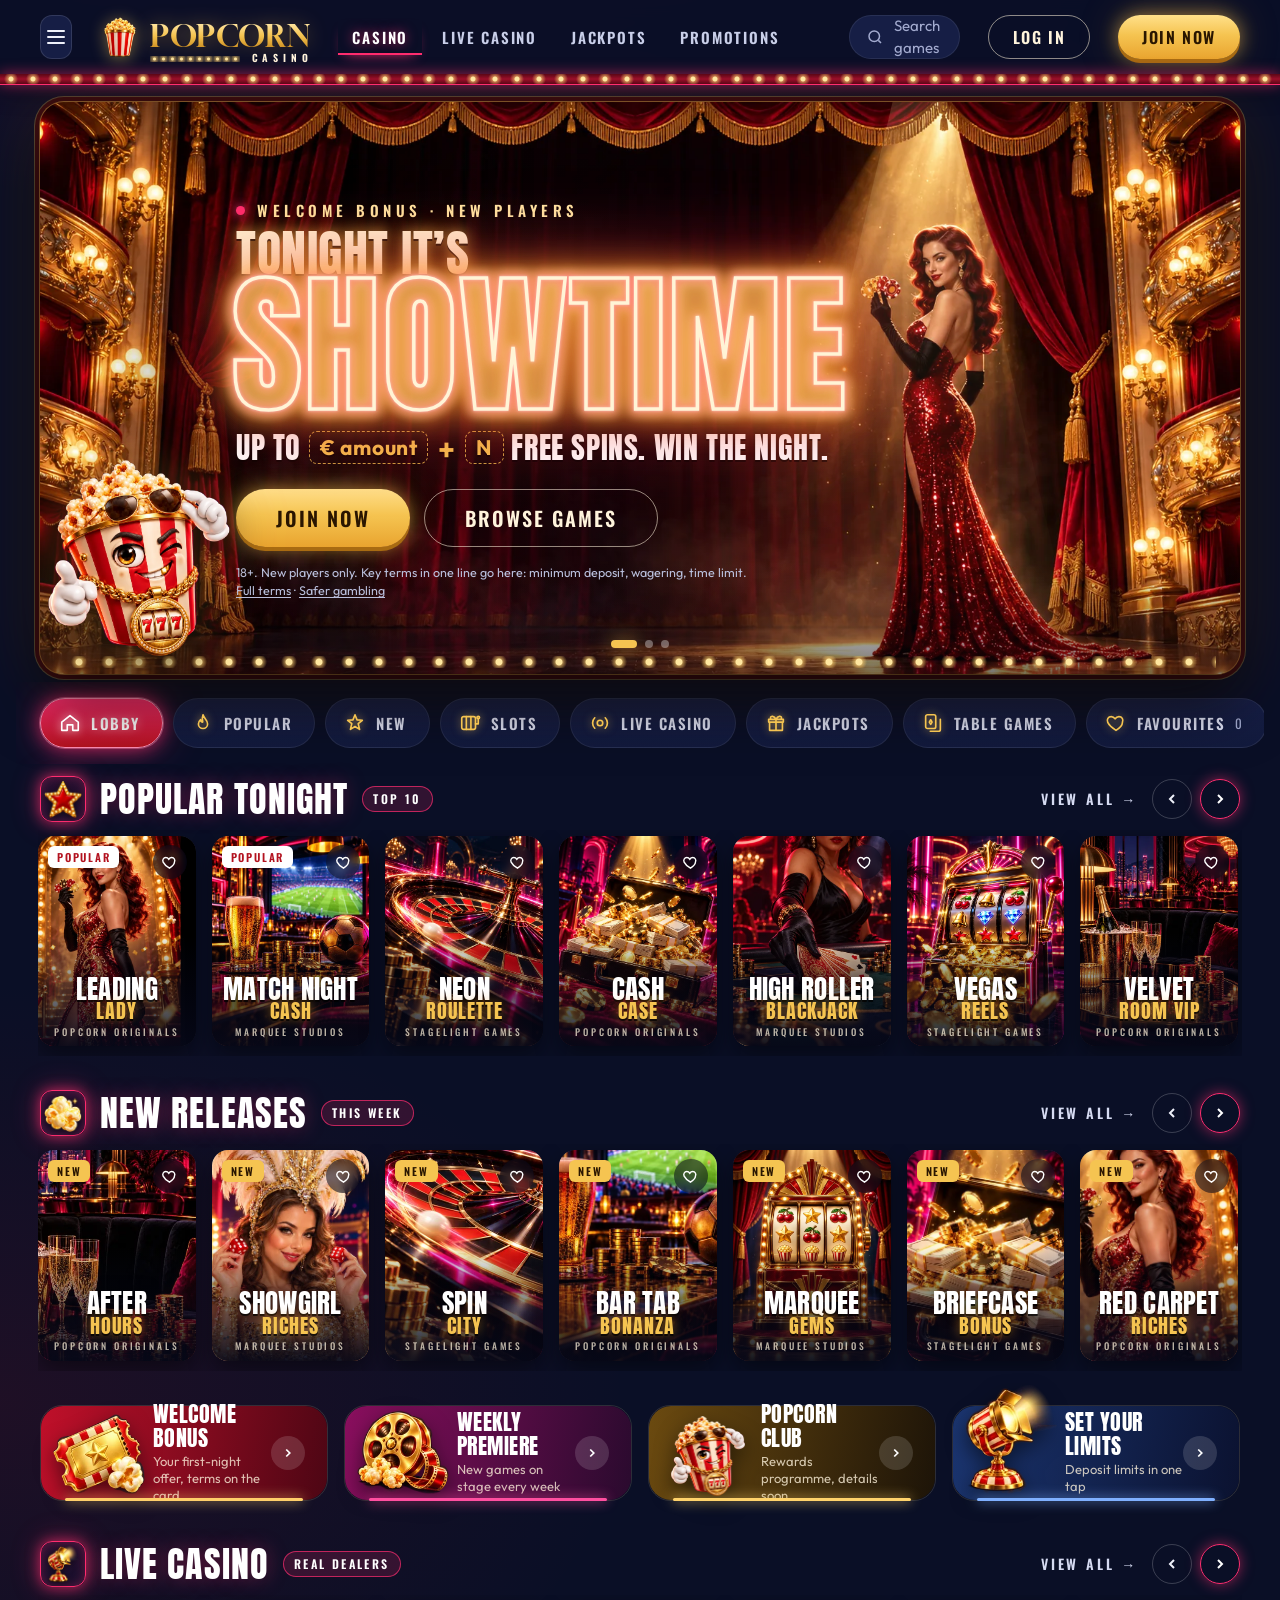
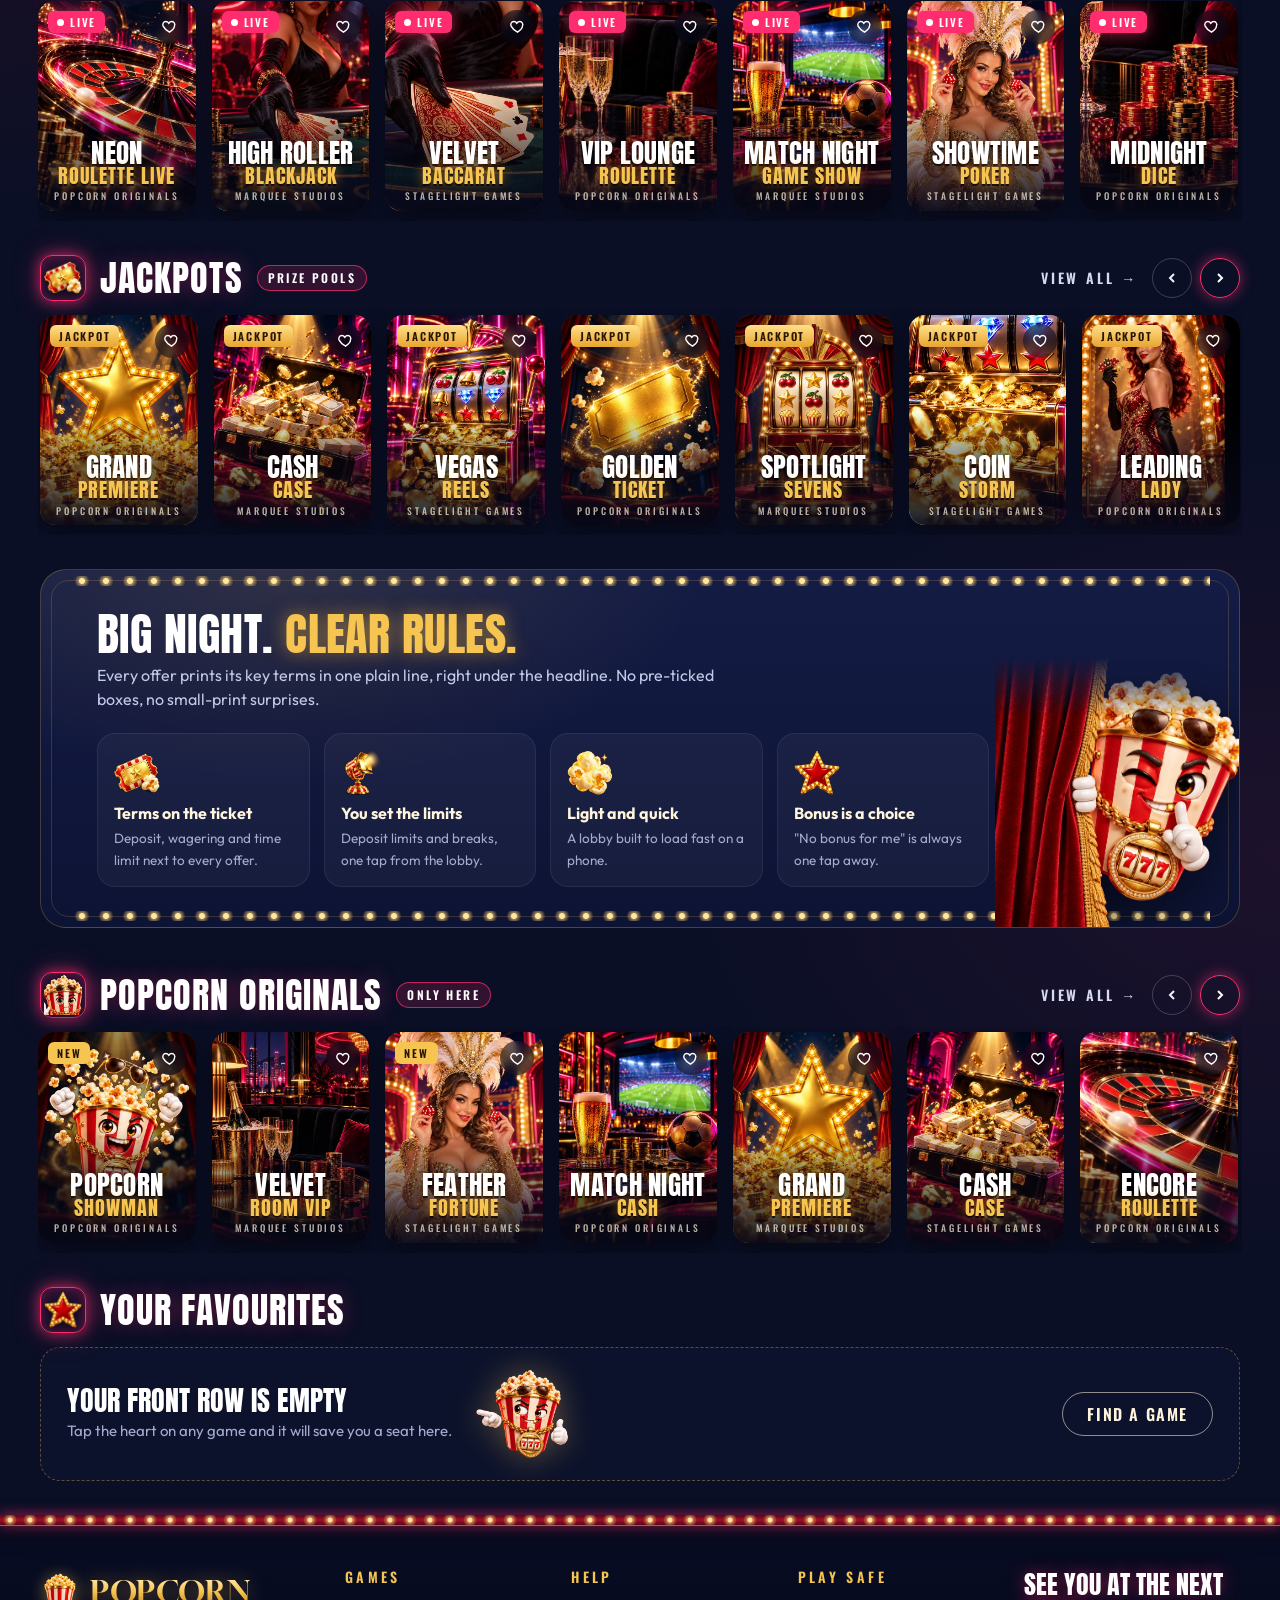
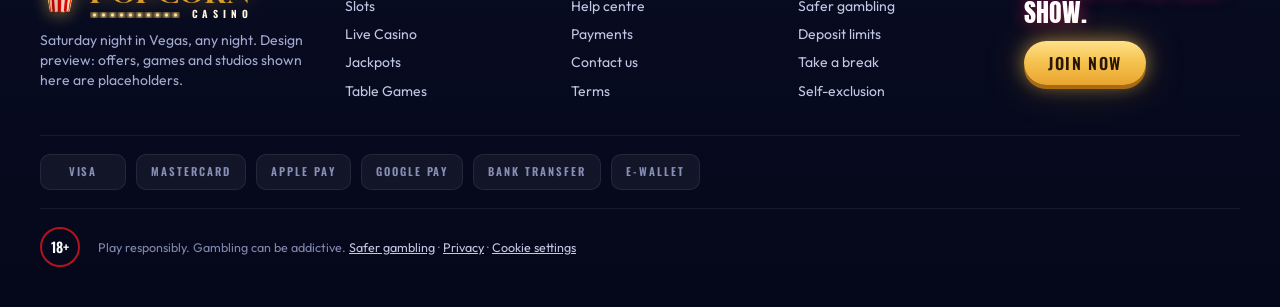
<file: all/old-bucket-boss/index.html>
<!doctype html>
<html lang="en">
<head>
<meta name="robots" content="noindex,nofollow">
<meta charset="utf-8">
<meta name="viewport" content="width=device-width, initial-scale=1, viewport-fit=cover">
<title>Popcorn Casino - It's showtime | Preview</title>
<meta name="description" content="Popcorn Casino preview: a Saturday-night-in-Vegas casino lobby. Design draft, not a live site.">
<link rel="preload" as="image" href="assets/art/hero-stage.webp" media="(min-width: 761px)">
<link rel="preload" as="image" href="assets/art/hero-stage-phone.webp" media="(max-width: 760px)">
<link rel="stylesheet" href="assets/style.css">
</head>
<body>


<div class="loader" id="loader" aria-hidden="true">
  <div>
    <img class="loader-host" src="assets/mascot/mascot-idle.webp" alt="">
    <span class="pop-row"><img src="assets/icons/kernel.webp" alt=""><img src="assets/icons/kernel.webp" alt=""><img src="assets/icons/kernel.webp" alt=""></span>
    Curtain up&hellip;
  </div>
</div>

<header class="top">
  <div class="wrap">
    <button class="burger" aria-label="Menu"><span></span></button>
    <a class="logo" href="#" aria-label="Popcorn Casino home">
      <img src="assets/icons/bucket.webp" alt="">
      <span class="wordmark"><b>POPCORN</b><i>CASINO</i><span class="bulbs bulbs-mini"></span></span>
    </a>
    <nav class="nav" aria-label="Main">
      <a class="on" href="#">Casino</a><a href="#live">Live Casino</a><a href="#jackpots">Jackpots</a><a href="#promos">Promotions</a>
    </nav>
    <div class="spacer"></div>
    <a class="search" href="#" aria-label="Search games"><svg viewBox="0 0 24 24" fill="none" stroke="currentColor" stroke-width="2"><circle cx="11" cy="11" r="7"/><path d="m20 20-3.5-3.5"/></svg><span>Search games</span></a>
    <a class="pill pill-ghost" href="#">Log in</a>
    <a class="pill pill-gold" href="#">Join now</a>
  </div>
  <div class="velvet-strip"><span class="bulbs"></span></div>
</header>

<main class="wrap">

  
  <section class="hero" aria-label="Welcome offer">
    <div class="stage">
      <span class="footlights bulbs" aria-hidden="true"></span>
      <div class="hero-host mbox m-hero" id="heroHost"><img src="assets/mascot/mascot-hero.webp" alt=""></div>
      <span class="beam b1" aria-hidden="true"></span>
      <div class="sparks" aria-hidden="true">
        <img src="assets/icons/kernel.webp" alt=""><img src="assets/icons/kernel.webp" alt=""><img src="assets/icons/kernel.webp" alt=""><img src="assets/icons/kernel.webp" alt=""><img src="assets/icons/kernel.webp" alt=""><img src="assets/icons/kernel.webp" alt="">
      </div>
      <div class="offer">
        <div class="o-top">
        <div class="eyebrow"><span class="dot"></span>Welcome bonus &middot; new players</div>
        <h1><span class="pre">Tonight it&rsquo;s</span><span class="neon" data-text="SHOWTIME">Showtime</span></h1>
        </div>
        <div class="o-bot">
        <p class="sub">Up to <span class="ph">&euro; amount</span> <span class="plus">+</span> <span class="ph">N</span> free spins. Win the night.</p>
        <div class="ctas">
          <a class="pill pill-gold pill-lg" href="#">Join now</a>
          <a class="pill pill-ghost pill-lg" href="#popular">Browse games</a>
        </div>
        <p class="terms">18+. New players only. Key terms in one line go here: minimum deposit, wagering, time limit. <a href="#">Full terms</a> &middot; <a href="#">Safer gambling</a></p>
        </div>
      </div>
      <div class="hero-dots" aria-hidden="true"><i class="on"></i><i></i><i></i></div>
    </div>
  </section>

  
  <nav class="chips" aria-label="Game categories">
    <a class="chip on" href="#"><svg viewBox="0 0 24 24"><path d="M3 11 12 4l9 7v9h-6v-6H9v6H3z"/></svg>Lobby</a>
    <a class="chip" href="#popular"><svg viewBox="0 0 24 24"><path d="M12 3c1 4 5 5.5 5 10a5 5 0 0 1-10 0c0-2.2 1-3.6 2.4-4.8.3 1.8 1.3 2.8 2.3 2.8C11 8.5 11 5.5 12 3z"/></svg>Popular</a>
    <a class="chip" href="#new"><svg viewBox="0 0 24 24"><path d="m12 3 2.2 5.6L20 9l-4.5 3.8L17 19l-5-3.2L7 19l1.5-6.2L4 9l5.8-.4z"/></svg>New</a>
    <a class="chip" href="#"><svg viewBox="0 0 24 24"><rect x="3" y="5" width="15" height="14" rx="2"/><path d="M8 5v14M13 5v14M21 7v6h-3"/><circle cx="21" cy="6" r="1.4"/></svg>Slots</a>
    <a class="chip" href="#live"><svg viewBox="0 0 24 24"><circle cx="12" cy="12" r="3"/><path d="M6.3 6.3a8 8 0 0 0 0 11.4M17.7 6.3a8 8 0 0 1 0 11.4"/></svg>Live Casino</a>
    <a class="chip" href="#jackpots"><svg viewBox="0 0 24 24"><path d="M4 8h16v3H4zM5 11h14v9H5zM12 8v12M12 8c-2-4-6-4-6-1.5S10 8 12 8zm0 0c2-4 6-4 6-1.5S14 8 12 8z"/></svg>Jackpots</a>
    <a class="chip" href="#"><svg viewBox="0 0 24 24"><rect x="4" y="3" width="11" height="15" rx="2"/><path d="M9 21h9a2 2 0 0 0 2-2V8"/><path d="M9.5 8.5 8 11l1.5 2.5L11 11z"/></svg>Table Games</a>
    <a class="chip" href="#favs"><svg viewBox="0 0 24 24"><path d="M12 20s-7-4.4-9-8.6C1.6 8.3 3.5 5 6.8 5c2 0 3.3 1.1 4.2 2.4C11.9 6.1 13.2 5 15.2 5c3.3 0 5.2 3.3 3.8 6.4C19 15.6 12 20 12 20z"/></svg>Favourites <span class="count" id="favCount">0</span></a>
  </nav>

  <div id="rails-top"></div>

  
  <section class="promos" id="promos" aria-label="Promotions">
    <a class="promo" href="#" style="--pbg:linear-gradient(100deg,#c0102a,#4d0614);--pline:#ffcf6a"><img src="assets/icons/ticket.webp" alt=""><span>Welcome Bonus<small>Your first-night offer, terms on the card</small></span><span class="go"><svg viewBox="0 0 24 24" fill="none" stroke="currentColor" stroke-width="3"><path d="m9 6 6 6-6 6"/></svg></span></a>
    <a class="promo" href="#" style="--pbg:linear-gradient(100deg,#8a0f5e,#2a0a2e);--pline:#ff4fa0"><img src="assets/icons/reel.webp" alt=""><span>Weekly Premiere<small>New games on stage every week</small></span><span class="go"><svg viewBox="0 0 24 24" fill="none" stroke="currentColor" stroke-width="3"><path d="m9 6 6 6-6 6"/></svg></span></a>
    <a class="promo" href="#" style="--pbg:linear-gradient(100deg,#6b4a10,#1d1408);--pline:#ffd36b"><img class="host" src="assets/mascot/mascot-hero.webp" alt=""><span>Popcorn Club<small>Rewards programme, details soon</small></span><span class="go"><svg viewBox="0 0 24 24" fill="none" stroke="currentColor" stroke-width="3"><path d="m9 6 6 6-6 6"/></svg></span></a>
    <a class="promo" href="#" style="--pbg:linear-gradient(100deg,#1b3570,#0b1230);--pline:#7fb0ff"><img src="assets/icons/spotlight.webp" alt=""><span>Set your limits<small>Deposit limits in one tap</small></span><span class="go"><svg viewBox="0 0 24 24" fill="none" stroke="currentColor" stroke-width="3"><path d="m9 6 6 6-6 6"/></svg></span></a>
  </section>

  <div id="rails-mid"></div>

  
  <section class="encore" aria-label="Why Popcorn">
    <div class="frame"><span class="bulbs t"></span><span class="bulbs b"></span></div>
    <img class="encore-peek" src="assets/mascot/mascot-peek.webp" alt="" loading="lazy">
    <h2>Big night. <em>Clear rules.</em></h2>
    <p class="lead">Every offer prints its key terms in one plain line, right under the headline. No pre-ticked boxes, no small-print surprises.</p>
    <div class="perks">
      <div class="perk"><img src="assets/icons/ticket.webp" alt=""><b>Terms on the ticket</b><span>Deposit, wagering and time limit next to every offer.</span></div>
      <div class="perk"><img src="assets/icons/spotlight.webp" alt=""><b>You set the limits</b><span>Deposit limits and breaks, one tap from the lobby.</span></div>
      <div class="perk"><img src="assets/icons/kernel.webp" alt=""><b>Light and quick</b><span>A lobby built to load fast on a phone.</span></div>
      <div class="perk"><img src="assets/icons/star.webp" alt=""><b>Bonus is a choice</b><span>"No bonus for me" is always one tap away.</span></div>
    </div>
  </section>

  <div id="rails-bottom"></div>

  
  <section class="rail" id="favs" aria-label="Your favourites">
    <div class="rail-head"><span class="rail-icon"><img src="assets/icons/star.webp" alt=""></span><h2>Your favourites</h2></div>
    <div class="empty" id="favEmpty">
      <span class="empty-pop"><img src="assets/mascot/mascot-point.webp" alt=""><i></i><i></i><i></i></span>
      <div><b>Your front row is empty</b><span>Tap the heart on any game and it will save you a seat here.</span></div>
      <a class="pill pill-ghost" href="#popular">Find a game</a>
    </div>
  </section>
</main>

<footer>
  <div class="velvet-strip"><span class="bulbs"></span></div>
  <div class="wrap">
    <div class="foot">
      <div class="brand">
        <a class="logo" href="#"><img src="assets/icons/bucket.webp" alt=""><span class="wordmark"><b>POPCORN</b><i>CASINO</i><span class="bulbs bulbs-mini"></span></span></a>
        <p>Saturday night in Vegas, any night. Design preview: offers, games and studios shown here are placeholders.</p>
      </div>
      <div><h4>Games</h4><ul><li><a href="#">Slots</a></li><li><a href="#">Live Casino</a></li><li><a href="#">Jackpots</a></li><li><a href="#">Table Games</a></li></ul></div>
      <div><h4>Help</h4><ul><li><a href="#">Help centre</a></li><li><a href="#">Payments</a></li><li><a href="#">Contact us</a></li><li><a href="#">Terms</a></li></ul></div>
      <div><h4>Play safe</h4><ul><li><a href="#">Safer gambling</a></li><li><a href="#">Deposit limits</a></li><li><a href="#">Take a break</a></li><li><a href="#">Self-exclusion</a></li></ul></div>
      <div class="bye"><q>See you at the next show.</q><a class="pill pill-gold" href="#">Join now</a></div>
    </div>
    <div class="payrow" aria-label="Payment methods (placeholders)"><span>Visa</span><span>Mastercard</span><span>Apple Pay</span><span>Google Pay</span><span>Bank transfer</span><span>E-wallet</span></div>
    <div class="legal"><span class="age">18+</span><span>Play responsibly. Gambling can be addictive. <a href="#">Safer gambling</a> &middot; <a href="#">Privacy</a> &middot; <a href="#">Cookie settings</a></span>
      </div>
  </div>
</footer>

<nav class="tabbar" aria-label="Phone navigation">
  <a class="on" href="#"><svg viewBox="0 0 24 24"><path d="M3 11 12 4l9 7v9h-6v-6H9v6H3z"/></svg>Lobby</a>
  <a href="#"><svg viewBox="0 0 24 24"><circle cx="11" cy="11" r="7"/><path d="m20 20-3.5-3.5"/></svg>Search</a>
  <a class="mid" href="#"><span><img src="assets/icons/bucket.webp" alt=""></span>Join</a>
  <a href="#promos"><svg viewBox="0 0 24 24"><path d="M3 8h18v4a2 2 0 0 0 0 4v4H3v-4a2 2 0 0 0 0-4z"/><path d="M14 8v12" stroke-dasharray="2 2"/></svg>Promos</a>
  <a href="#"><svg viewBox="0 0 24 24"><path d="M4 7h16M4 12h16M4 17h16"/></svg>Menu</a>
</nav>


<aside class="buddy" id="buddy" aria-label="Popcorn host">
  <p class="buddy-bubble" id="buddyBubble" role="status" aria-live="polite"></p>
  <button class="buddy-min" id="buddyMin" aria-label="Hide the popcorn host"><svg viewBox="0 0 24 24" fill="none" stroke="currentColor" stroke-width="3"><path d="M6 12h12"/></svg></button>
  <div class="buddy-body" id="buddyBody">
    <div class="buddy-bob">
      <span class="pose idle on mbox m-idle"><img src="assets/mascot/mascot-idle.webp" alt=""></span>
      <span class="pose wink mbox m-hero"><img src="assets/mascot/mascot-hero.webp" alt=""></span>
      <span class="pose cheer mbox m-cheer"><img src="assets/mascot/mascot-cheer.webp" alt=""></span>
      <span class="pose point mbox m-point"><img src="assets/mascot/mascot-point.webp" alt=""></span>
      <span class="lid l"></span><span class="lid r"></span>
      <span class="hit" aria-hidden="true"></span>
      <span class="burst" aria-hidden="true"><i></i><i></i><i></i><i></i><i></i><i></i><i></i></span>
    </div>
  </div>
  <button class="buddy-chip" id="buddyChip" aria-label="Bring back the popcorn host"><img src="assets/mascot/head.webp" alt=""></button>
</aside>

<script src="assets/app.js"></script>
</body>
</html>
</file>
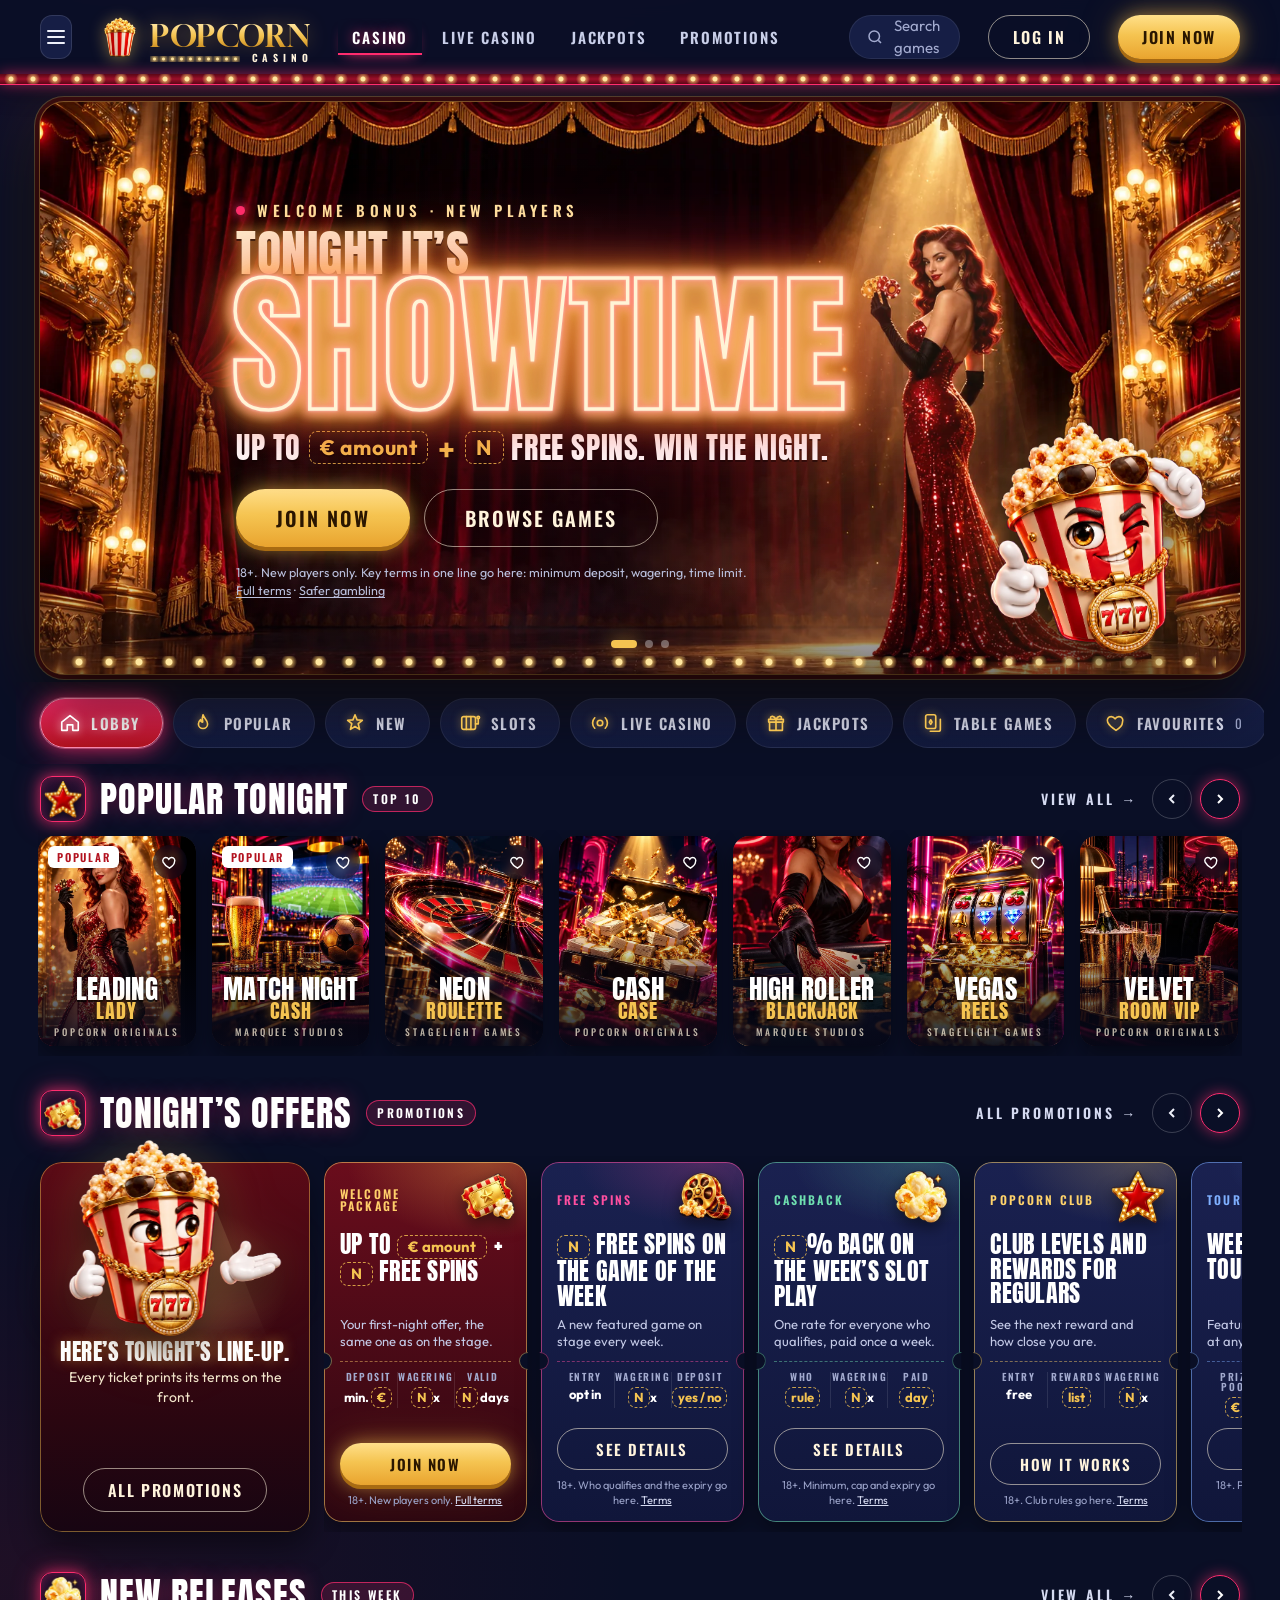
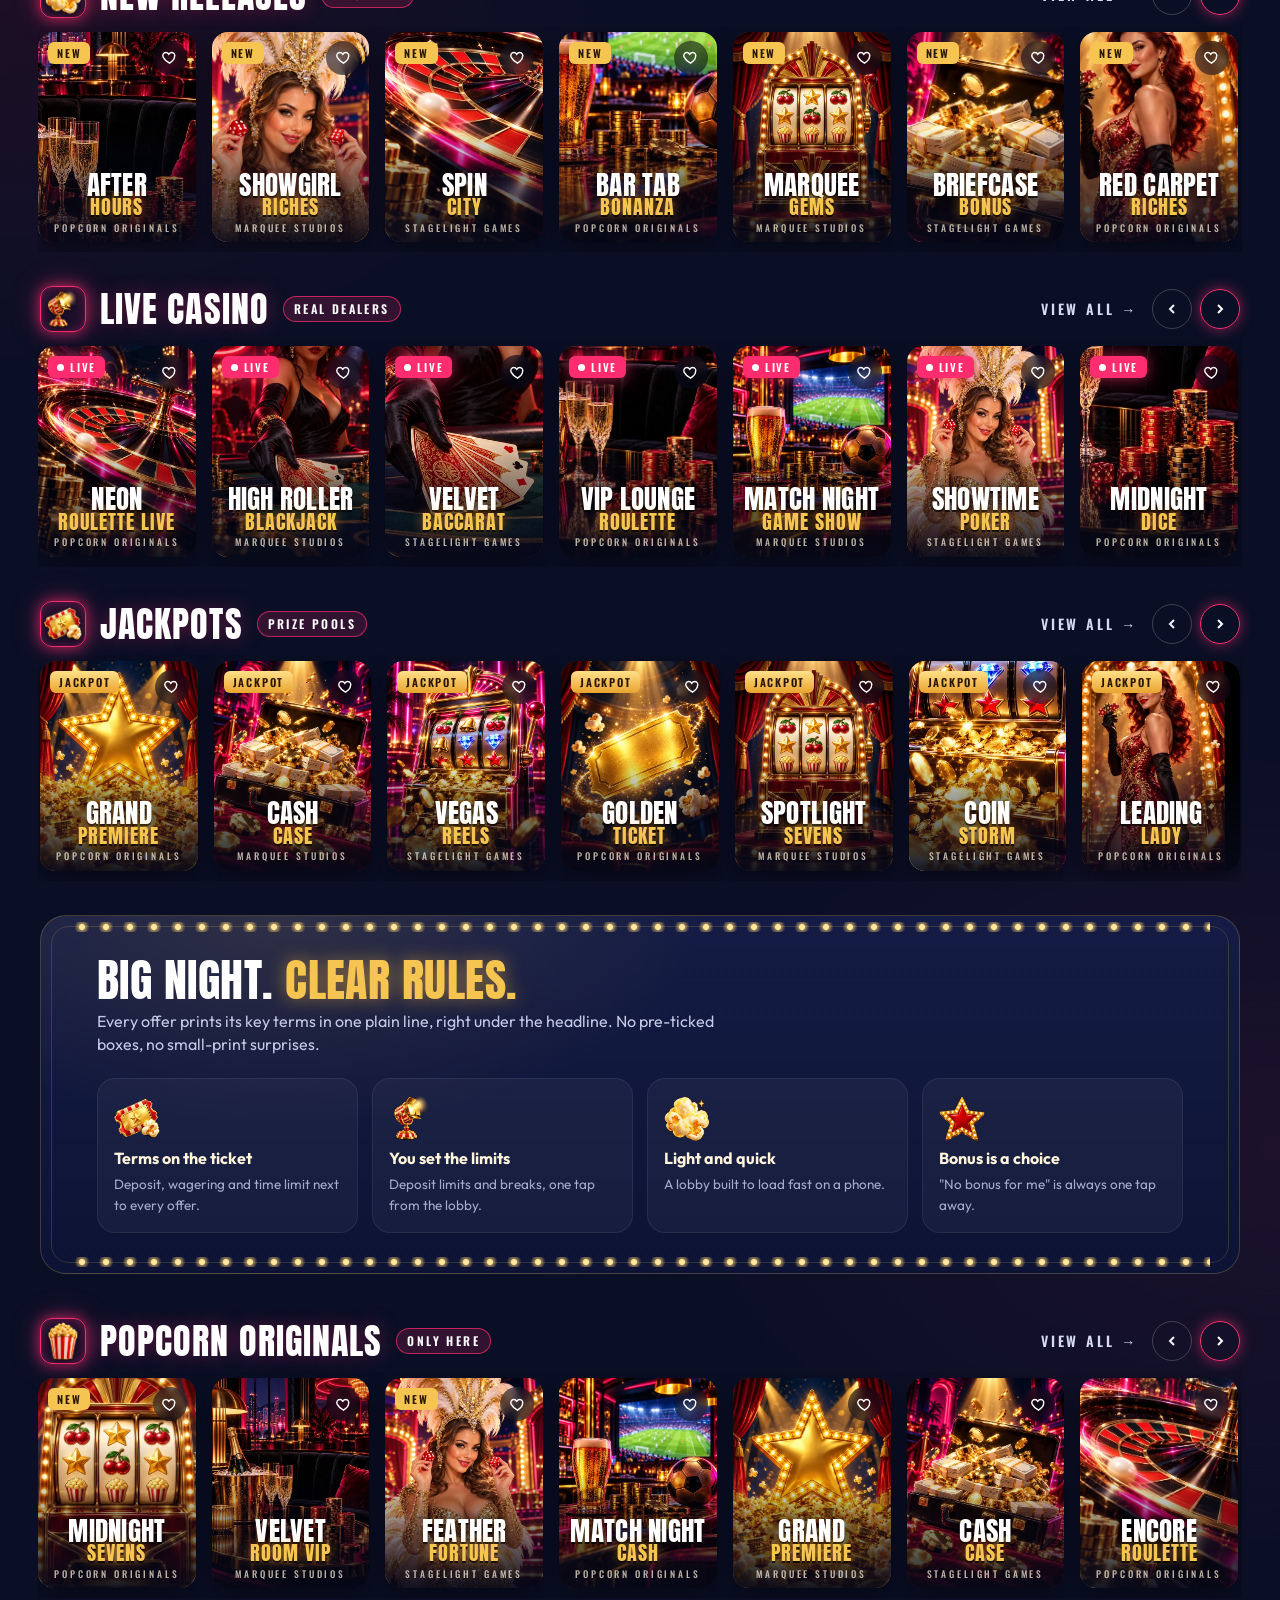
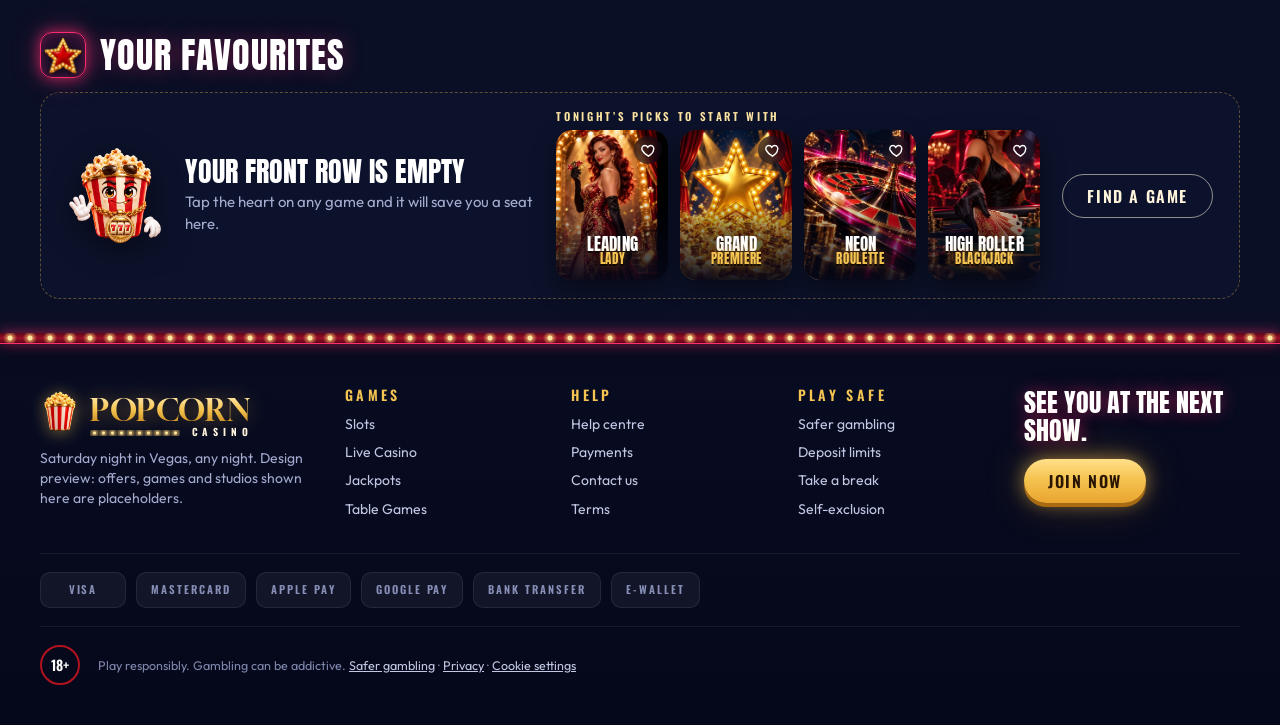
<file: all/old-bucket-face/index.html>
<!doctype html>
<html lang="en">
<head>
<meta charset="utf-8">
<meta name="robots" content="noindex,nofollow">
<meta name="viewport" content="width=device-width, initial-scale=1, viewport-fit=cover">
<title>Popcorn Casino - It's showtime | Preview</title>
<meta name="description" content="Popcorn Casino preview: a Saturday-night-in-Vegas casino lobby. Design draft, not a live site.">
<link rel="preload" as="image" href="assets/art/hero-stage.webp" media="(min-width: 761px)">
<link rel="preload" as="image" href="assets/art/hero-stage-phone.webp" media="(max-width: 760px)">
<link rel="stylesheet" href="assets/style.css">
</head>
<body>


<div class="loader" id="loader" aria-hidden="true">
  <div>
    <img class="loader-host" src="assets/mascot/mascot-idle.webp" alt="">
    <span class="pop-row"><img src="assets/icons/kernel.webp" alt=""><img src="assets/icons/kernel.webp" alt=""><img src="assets/icons/kernel.webp" alt=""></span>
    Curtain up&hellip;
  </div>
</div>

<header class="top">
  <div class="wrap">
    <button class="burger" aria-label="Menu"><span></span></button>
    <a class="logo" href="#" aria-label="Popcorn Casino home">
      <img src="assets/icons/bucket.webp" alt="">
      <span class="wordmark"><b>POPCORN</b><i>CASINO</i><span class="bulbs bulbs-mini"></span></span>
    </a>
    <nav class="nav" aria-label="Main">
      <a class="on" href="#">Casino</a><a href="#live">Live Casino</a><a href="#jackpots">Jackpots</a><a href="#promos">Promotions</a>
    </nav>
    <div class="spacer"></div>
    <a class="search" href="#" aria-label="Search games"><svg viewBox="0 0 24 24" fill="none" stroke="currentColor" stroke-width="2"><circle cx="11" cy="11" r="7"/><path d="m20 20-3.5-3.5"/></svg><span>Search games</span></a>
    <a class="pill pill-ghost" href="#">Log in</a>
    <a class="pill pill-gold" href="#">Join now</a>
  </div>
  <div class="velvet-strip"><span class="bulbs"></span></div>
</header>

<main class="wrap">

  
  <section class="hero" aria-label="Welcome offer">
    <div class="stage">
      <span class="footlights bulbs" aria-hidden="true"></span>
      
      <div class="hero-host mbox m-hero" id="heroHost"><img src="assets/mascot/mascot-hero.webp" alt=""></div>
      <span class="beam b1" aria-hidden="true"></span>
      <div class="sparks" aria-hidden="true">
        <img src="assets/icons/kernel.webp" alt=""><img src="assets/icons/kernel.webp" alt=""><img src="assets/icons/kernel.webp" alt=""><img src="assets/icons/kernel.webp" alt=""><img src="assets/icons/kernel.webp" alt=""><img src="assets/icons/kernel.webp" alt="">
      </div>
      <div class="offer">
        <div class="o-top">
        <div class="eyebrow"><span class="dot"></span>Welcome bonus &middot; new players</div>
        <h1><span class="pre">Tonight it&rsquo;s</span><span class="neon" data-text="SHOWTIME">Showtime</span></h1>
        </div>
        <div class="o-bot">
        <p class="sub">Up to <span class="ph">&euro; amount</span> <span class="plus">+</span> <span class="ph">N</span> free spins. Win the night.</p>
        <div class="ctas">
          <a class="pill pill-gold pill-lg" href="#">Join now</a>
          <a class="pill pill-ghost pill-lg" href="#popular">Browse games</a>
        </div>
        <p class="terms">18+. New players only. Key terms in one line go here: minimum deposit, wagering, time limit. <a href="#">Full terms</a> &middot; <a href="#">Safer gambling</a></p>
        </div>
      </div>
      <div class="hero-dots" aria-hidden="true"><i class="on"></i><i></i><i></i></div>
    </div>
  </section>

  
  <nav class="chips" aria-label="Game categories">
    <a class="chip on" href="#"><svg viewBox="0 0 24 24"><path d="M3 11 12 4l9 7v9h-6v-6H9v6H3z"/></svg>Lobby</a>
    <a class="chip" href="#popular"><svg viewBox="0 0 24 24"><path d="M12 3c1 4 5 5.5 5 10a5 5 0 0 1-10 0c0-2.2 1-3.6 2.4-4.8.3 1.8 1.3 2.8 2.3 2.8C11 8.5 11 5.5 12 3z"/></svg>Popular</a>
    <a class="chip" href="#new"><svg viewBox="0 0 24 24"><path d="m12 3 2.2 5.6L20 9l-4.5 3.8L17 19l-5-3.2L7 19l1.5-6.2L4 9l5.8-.4z"/></svg>New</a>
    <a class="chip" href="#"><svg viewBox="0 0 24 24"><rect x="3" y="5" width="15" height="14" rx="2"/><path d="M8 5v14M13 5v14M21 7v6h-3"/><circle cx="21" cy="6" r="1.4"/></svg>Slots</a>
    <a class="chip" href="#live"><svg viewBox="0 0 24 24"><circle cx="12" cy="12" r="3"/><path d="M6.3 6.3a8 8 0 0 0 0 11.4M17.7 6.3a8 8 0 0 1 0 11.4"/></svg>Live Casino</a>
    <a class="chip" href="#jackpots"><svg viewBox="0 0 24 24"><path d="M4 8h16v3H4zM5 11h14v9H5zM12 8v12M12 8c-2-4-6-4-6-1.5S10 8 12 8zm0 0c2-4 6-4 6-1.5S14 8 12 8z"/></svg>Jackpots</a>
    <a class="chip" href="#"><svg viewBox="0 0 24 24"><rect x="4" y="3" width="11" height="15" rx="2"/><path d="M9 21h9a2 2 0 0 0 2-2V8"/><path d="M9.5 8.5 8 11l1.5 2.5L11 11z"/></svg>Table Games</a>
    <a class="chip" href="#favs"><svg viewBox="0 0 24 24"><path d="M12 20s-7-4.4-9-8.6C1.6 8.3 3.5 5 6.8 5c2 0 3.3 1.1 4.2 2.4C11.9 6.1 13.2 5 15.2 5c3.3 0 5.2 3.3 3.8 6.4C19 15.6 12 20 12 20z"/></svg>Favourites <span class="count" id="favCount">0</span></a>
  </nav>

  <div id="rails-top"></div>

  
  <section class="rail offers" id="promos" aria-labelledby="promos-h">
    <div class="rail-head"><span class="rail-icon"><img src="assets/icons/ticket.webp" alt=""></span><h2 id="promos-h">Tonight&rsquo;s offers</h2>
      <span class="tag">PROMOTIONS</span><a class="more" href="#">All<span class="lg"> promotions</span> &rarr;</a>
      <div class="arrows"><button class="arrow prev" aria-label="Previous"><svg viewBox="0 0 24 24" fill="none" stroke="currentColor" stroke-width="3"><path d="m15 6-6 6 6 6"/></svg></button><button class="arrow next" aria-label="Next"><svg viewBox="0 0 24 24" fill="none" stroke="currentColor" stroke-width="3"><path d="m9 6 6 6-6 6"/></svg></button></div></div>
    <div class="offers-body">
      <div class="host-card">
        <span class="spot" aria-hidden="true"></span>
        <div class="promo-host mbox m-present" id="promoHost"><img src="assets/mascot/mascot-present.webp" alt=""></div>
        <p class="say"><b>Here&rsquo;s tonight&rsquo;s line&#8209;up.</b> Every ticket prints its terms on the front.</p>
        <a class="pill pill-ghost" href="#">All promotions</a>
      </div>
      <div class="track offers-track">
        <article class="ticket t-welcome">
          <div class="t-head"><span class="t-type">Welcome package</span><img src="assets/icons/ticket.webp" alt=""></div>
          <h3>Up to <span class="ph">&euro; amount</span> + <span class="ph">N</span> free spins</h3>
          <p class="t-what">Your first-night offer, the same one as on the stage.</p>
          <dl class="facts"><div><dt>Deposit</dt><dd>min. <span class="ph">&euro;</span></dd></div><div><dt>Wagering</dt><dd><span class="ph">N</span>x</dd></div><div><dt>Valid</dt><dd><span class="ph">N</span> days</dd></div></dl>
          <a class="pill pill-gold" href="#">Join now</a>
          <p class="t-terms">18+. New players only. <a href="#">Full terms</a></p>
        </article>
        <article class="ticket t-spins">
          <div class="t-head"><span class="t-type">Free spins</span><img src="assets/icons/reel.webp" alt=""></div>
          <h3><span class="ph">N</span> free spins on the game of the week</h3>
          <p class="t-what">A new featured game on stage every week.</p>
          <dl class="facts"><div><dt>Entry</dt><dd>opt in</dd></div><div><dt>Wagering</dt><dd><span class="ph">N</span>x</dd></div><div><dt>Deposit</dt><dd><span class="ph">yes / no</span></dd></div></dl>
          <a class="pill pill-ghost" href="#">See details</a>
          <p class="t-terms">18+. Who qualifies and the expiry go here. <a href="#">Terms</a></p>
        </article>
        <article class="ticket t-cash">
          <div class="t-head"><span class="t-type">Cashback</span><img src="assets/icons/kernel.webp" alt=""></div>
          <h3><span class="ph">N</span>% back on the week&rsquo;s slot play</h3>
          <p class="t-what">One rate for everyone who qualifies, paid once a week.</p>
          <dl class="facts"><div><dt>Who</dt><dd><span class="ph">rule</span></dd></div><div><dt>Wagering</dt><dd><span class="ph">N</span>x</dd></div><div><dt>Paid</dt><dd><span class="ph">day</span></dd></div></dl>
          <a class="pill pill-ghost" href="#">See details</a>
          <p class="t-terms">18+. Minimum, cap and expiry go here. <a href="#">Terms</a></p>
        </article>
        <article class="ticket t-club">
          <div class="t-head"><span class="t-type">Popcorn Club</span><img src="assets/icons/star.webp" alt=""></div>
          <h3>Club levels and rewards for regulars</h3>
          <p class="t-what">See the next reward and how close you are.</p>
          <dl class="facts"><div><dt>Entry</dt><dd>free</dd></div><div><dt>Rewards</dt><dd><span class="ph">list</span></dd></div><div><dt>Wagering</dt><dd><span class="ph">N</span>x</dd></div></dl>
          <a class="pill pill-ghost" href="#">How it works</a>
          <p class="t-terms">18+. Club rules go here. <a href="#">Terms</a></p>
        </article>
        <article class="ticket t-tour">
          <div class="t-head"><span class="t-type">Tournament</span><img src="assets/icons/spotlight.webp" alt=""></div>
          <h3>Weekly slot tournament</h3>
          <p class="t-what">Featured slots, same points at any stake.</p>
          <dl class="facts"><div><dt>Prize pool</dt><dd><span class="ph">&euro;</span></dd></div><div><dt>Min. bet</dt><dd><span class="ph">&euro;</span></dd></div><div><dt>Ends</dt><dd><span class="ph">date</span></dd></div></dl>
          <a class="pill pill-ghost" href="#">See details</a>
          <p class="t-terms">18+. Prize wagering and rules go here. <a href="#">Terms</a></p>
        </article>
      </div>
    </div>
  </section>

  <div id="rails-next"></div>

  <div id="rails-mid"></div>

  
  <section class="encore" aria-label="Why Popcorn">
    <div class="frame"><span class="bulbs t"></span><span class="bulbs b"></span></div>
    <h2>Big night. <em>Clear rules.</em></h2>
    <p class="lead">Every offer prints its key terms in one plain line, right under the headline. No pre-ticked boxes, no small-print surprises.</p>
    <div class="perks">
      <div class="perk"><img src="assets/icons/ticket.webp" alt=""><b>Terms on the ticket</b><span>Deposit, wagering and time limit next to every offer.</span></div>
      <div class="perk"><img src="assets/icons/spotlight.webp" alt=""><b>You set the limits</b><span>Deposit limits and breaks, one tap from the lobby.</span></div>
      <div class="perk"><img src="assets/icons/kernel.webp" alt=""><b>Light and quick</b><span>A lobby built to load fast on a phone.</span></div>
      <div class="perk"><img src="assets/icons/star.webp" alt=""><b>Bonus is a choice</b><span>"No bonus for me" is always one tap away.</span></div>
    </div>
  </section>

  <div id="rails-bottom"></div>

  
  <section class="rail" id="favs" aria-label="Your favourites">
    <div class="rail-head"><span class="rail-icon"><img src="assets/icons/star.webp" alt=""></span><h2>Your favourites</h2></div>
    <div class="empty" id="favEmpty">
      <span class="empty-pop host"><img src="assets/mascot/mascot-idle.webp" alt=""><i></i><i></i><i></i></span>
      <div><b>Your front row is empty</b><span>Tap the heart on any game and it will save you a seat here.</span></div>
      <div class="picks-wrap"><small>Tonight&rsquo;s picks to start with</small><div class="picks" id="favPicks"></div></div>
      <a class="pill pill-ghost" href="#popular">Find a game</a>
    </div>
  </section>
</main>

<footer>
  <div class="velvet-strip"><span class="bulbs"></span></div>
  <div class="wrap">
    <div class="foot">
      <div class="brand">
        <a class="logo" href="#"><img src="assets/icons/bucket.webp" alt=""><span class="wordmark"><b>POPCORN</b><i>CASINO</i><span class="bulbs bulbs-mini"></span></span></a>
        <p>Saturday night in Vegas, any night. Design preview: offers, games and studios shown here are placeholders.</p>
      </div>
      <div><h4>Games</h4><ul><li><a href="#">Slots</a></li><li><a href="#">Live Casino</a></li><li><a href="#">Jackpots</a></li><li><a href="#">Table Games</a></li></ul></div>
      <div><h4>Help</h4><ul><li><a href="#">Help centre</a></li><li><a href="#">Payments</a></li><li><a href="#">Contact us</a></li><li><a href="#">Terms</a></li></ul></div>
      <div><h4>Play safe</h4><ul><li><a href="#">Safer gambling</a></li><li><a href="#">Deposit limits</a></li><li><a href="#">Take a break</a></li><li><a href="#">Self-exclusion</a></li></ul></div>
      <div class="bye"><q>See you at the next show.</q><a class="pill pill-gold" href="#">Join now</a></div>
    </div>
    <div class="payrow" aria-label="Payment methods (placeholders)"><span>Visa</span><span>Mastercard</span><span>Apple Pay</span><span>Google Pay</span><span>Bank transfer</span><span>E-wallet</span></div>
    <div class="legal"><span class="age">18+</span><span>Play responsibly. Gambling can be addictive. <a href="#">Safer gambling</a> &middot; <a href="#">Privacy</a> &middot; <a href="#">Cookie settings</a></span>
      </div>
  </div>
</footer>

<nav class="tabbar" aria-label="Phone navigation">
  <a class="on" href="#"><svg viewBox="0 0 24 24"><path d="M3 11 12 4l9 7v9h-6v-6H9v6H3z"/></svg>Lobby</a>
  <a href="#"><svg viewBox="0 0 24 24"><circle cx="11" cy="11" r="7"/><path d="m20 20-3.5-3.5"/></svg>Search</a>
  <a class="mid" href="#"><span><img src="assets/mascot/head.webp" alt=""></span>Join</a>
  <a href="#promos"><svg viewBox="0 0 24 24"><path d="M3 8h18v4a2 2 0 0 0 0 4v4H3v-4a2 2 0 0 0 0-4z"/><path d="M14 8v12" stroke-dasharray="2 2"/></svg>Promos</a>
  <a href="#"><svg viewBox="0 0 24 24"><path d="M4 7h16M4 12h16M4 17h16"/></svg>Menu</a>
</nav>


<script src="assets/app.js"></script>
</body>
</html>
</file>
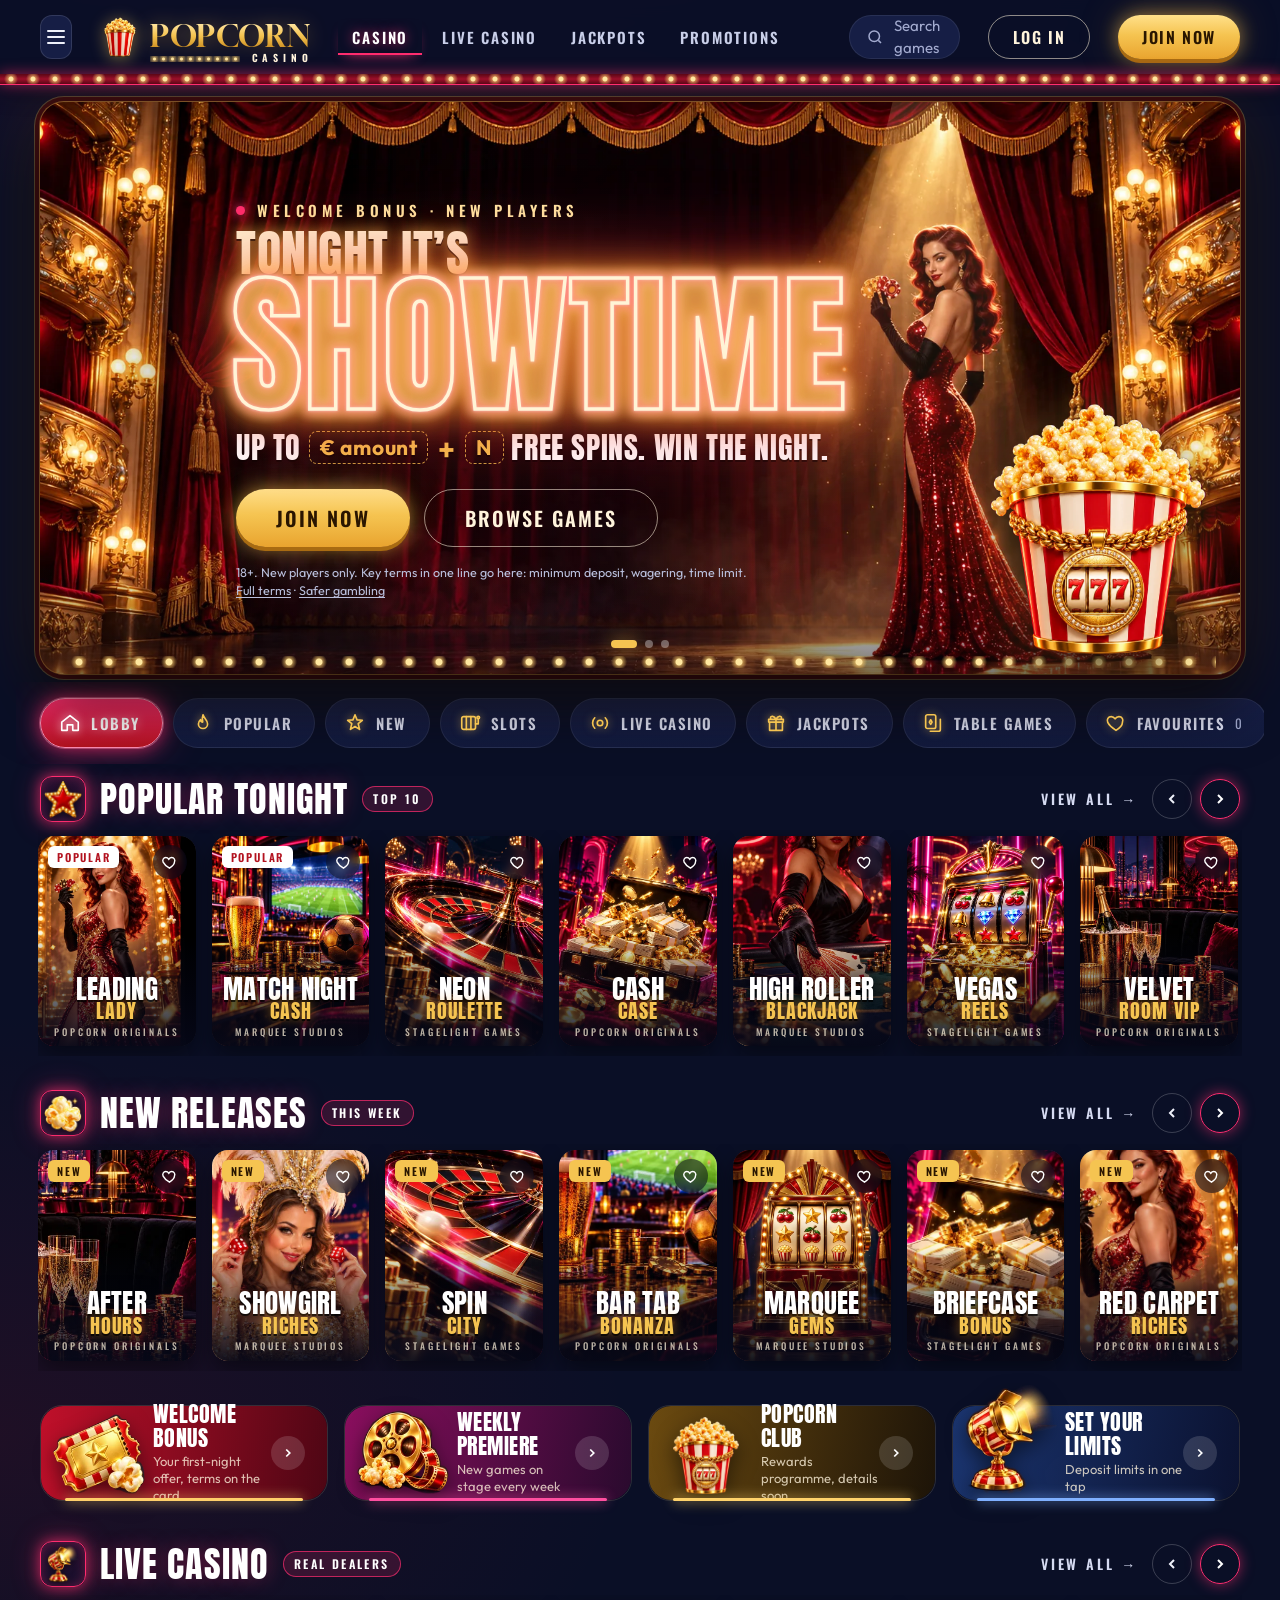
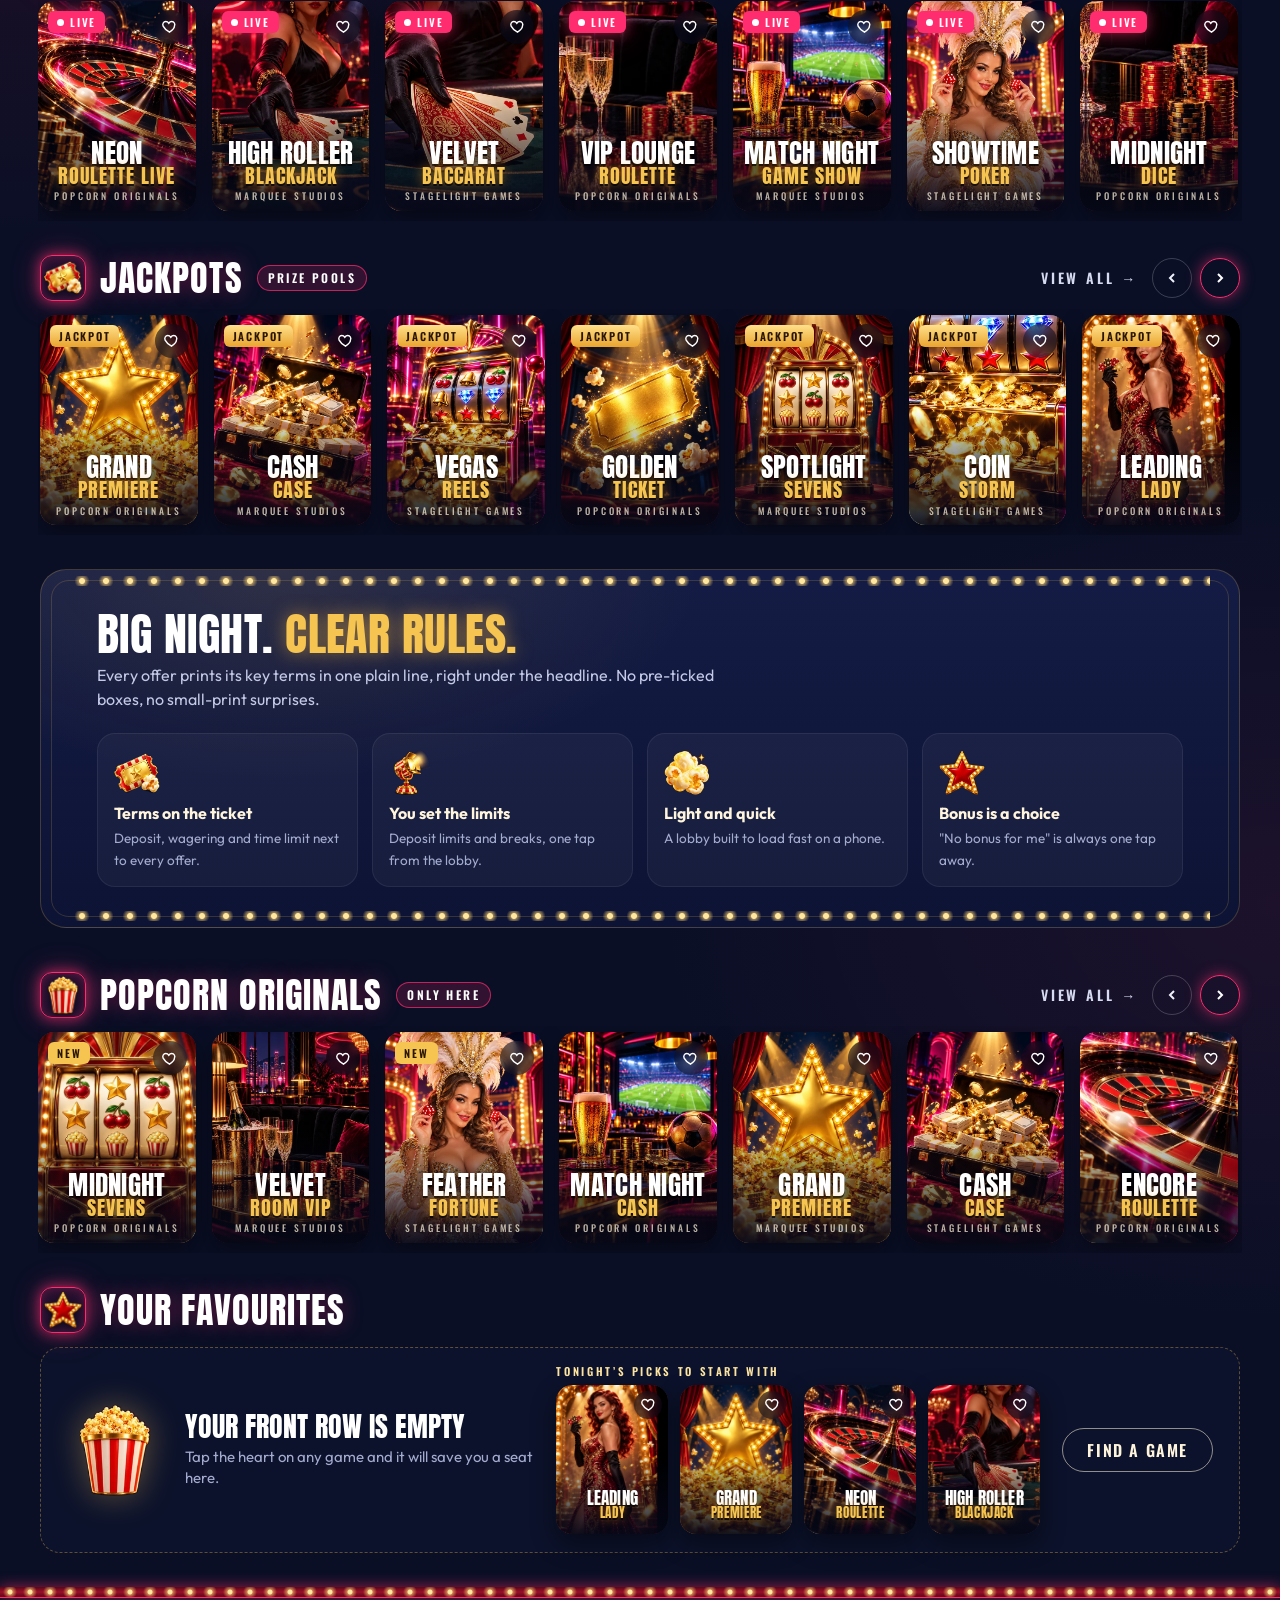
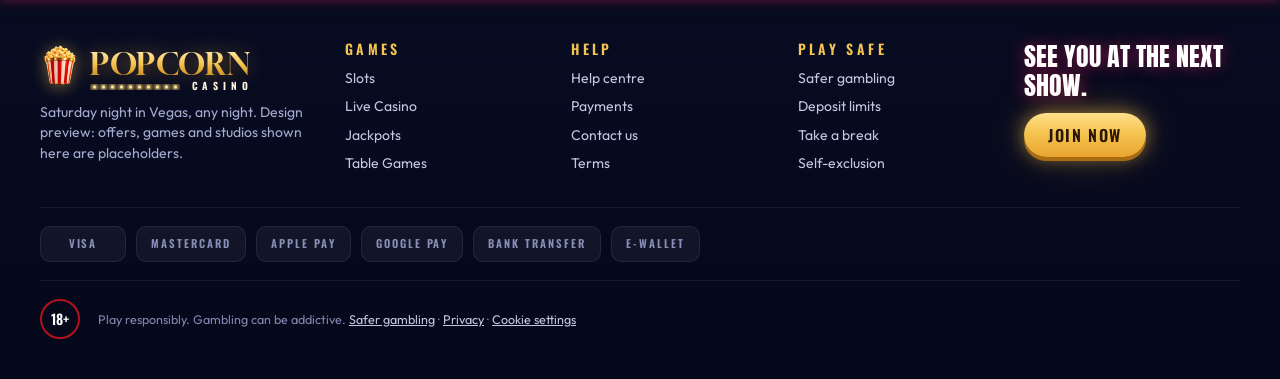
<file: all/old-no-face/index.html>
<!doctype html>
<html lang="en">
<head>
<meta name="robots" content="noindex,nofollow">
<meta charset="utf-8">
<meta name="viewport" content="width=device-width, initial-scale=1, viewport-fit=cover">
<title>Popcorn Casino - It's showtime | Preview</title>
<meta name="description" content="Popcorn Casino preview: a Saturday-night-in-Vegas casino lobby. Design draft, not a live site.">
<link rel="preload" as="image" href="assets/art/hero-stage.webp" media="(min-width: 761px)">
<link rel="preload" as="image" href="assets/art/hero-stage-phone.webp" media="(max-width: 760px)">
<link rel="stylesheet" href="assets/style.css">
</head>
<body>


<div class="loader" id="loader" aria-hidden="true">
  <div>
    <img class="loader-host" src="assets/bucket/bucket-777.webp" alt="">
    <span class="pop-row"><img src="assets/icons/kernel.webp" alt=""><img src="assets/icons/kernel.webp" alt=""><img src="assets/icons/kernel.webp" alt=""></span>
    Curtain up&hellip;
  </div>
</div>

<header class="top">
  <div class="wrap">
    <button class="burger" aria-label="Menu"><span></span></button>
    <a class="logo" href="#" aria-label="Popcorn Casino home">
      <img src="assets/icons/bucket.webp" alt="">
      <span class="wordmark"><b>POPCORN</b><i>CASINO</i><span class="bulbs bulbs-mini"></span></span>
    </a>
    <nav class="nav" aria-label="Main">
      <a class="on" href="#">Casino</a><a href="#live">Live Casino</a><a href="#jackpots">Jackpots</a><a href="#promos">Promotions</a>
    </nav>
    <div class="spacer"></div>
    <a class="search" href="#" aria-label="Search games"><svg viewBox="0 0 24 24" fill="none" stroke="currentColor" stroke-width="2"><circle cx="11" cy="11" r="7"/><path d="m20 20-3.5-3.5"/></svg><span>Search games</span></a>
    <a class="pill pill-ghost" href="#">Log in</a>
    <a class="pill pill-gold" href="#">Join now</a>
  </div>
  <div class="velvet-strip"><span class="bulbs"></span></div>
</header>

<main class="wrap">

  
  <section class="hero" aria-label="Welcome offer">
    <div class="stage">
      <span class="footlights bulbs" aria-hidden="true"></span>
      
      <div class="hero-host mbox m-bucket" id="heroHost"><img src="assets/bucket/bucket-777.webp" alt=""></div>
      <span class="beam b1" aria-hidden="true"></span>
      <div class="sparks" aria-hidden="true">
        <img src="assets/icons/kernel.webp" alt=""><img src="assets/icons/kernel.webp" alt=""><img src="assets/icons/kernel.webp" alt=""><img src="assets/icons/kernel.webp" alt=""><img src="assets/icons/kernel.webp" alt=""><img src="assets/icons/kernel.webp" alt="">
      </div>
      <div class="offer">
        <div class="o-top">
        <div class="eyebrow"><span class="dot"></span>Welcome bonus &middot; new players</div>
        <h1><span class="pre">Tonight it&rsquo;s</span><span class="neon" data-text="SHOWTIME">Showtime</span></h1>
        </div>
        <div class="o-bot">
        <p class="sub">Up to <span class="ph">&euro; amount</span> <span class="plus">+</span> <span class="ph">N</span> free spins. Win the night.</p>
        <div class="ctas">
          <a class="pill pill-gold pill-lg" href="#">Join now</a>
          <a class="pill pill-ghost pill-lg" href="#popular">Browse games</a>
        </div>
        <p class="terms">18+. New players only. Key terms in one line go here: minimum deposit, wagering, time limit. <a href="#">Full terms</a> &middot; <a href="#">Safer gambling</a></p>
        </div>
      </div>
      <div class="hero-dots" aria-hidden="true"><i class="on"></i><i></i><i></i></div>
    </div>
  </section>

  
  <nav class="chips" aria-label="Game categories">
    <a class="chip on" href="#"><svg viewBox="0 0 24 24"><path d="M3 11 12 4l9 7v9h-6v-6H9v6H3z"/></svg>Lobby</a>
    <a class="chip" href="#popular"><svg viewBox="0 0 24 24"><path d="M12 3c1 4 5 5.5 5 10a5 5 0 0 1-10 0c0-2.2 1-3.6 2.4-4.8.3 1.8 1.3 2.8 2.3 2.8C11 8.5 11 5.5 12 3z"/></svg>Popular</a>
    <a class="chip" href="#new"><svg viewBox="0 0 24 24"><path d="m12 3 2.2 5.6L20 9l-4.5 3.8L17 19l-5-3.2L7 19l1.5-6.2L4 9l5.8-.4z"/></svg>New</a>
    <a class="chip" href="#"><svg viewBox="0 0 24 24"><rect x="3" y="5" width="15" height="14" rx="2"/><path d="M8 5v14M13 5v14M21 7v6h-3"/><circle cx="21" cy="6" r="1.4"/></svg>Slots</a>
    <a class="chip" href="#live"><svg viewBox="0 0 24 24"><circle cx="12" cy="12" r="3"/><path d="M6.3 6.3a8 8 0 0 0 0 11.4M17.7 6.3a8 8 0 0 1 0 11.4"/></svg>Live Casino</a>
    <a class="chip" href="#jackpots"><svg viewBox="0 0 24 24"><path d="M4 8h16v3H4zM5 11h14v9H5zM12 8v12M12 8c-2-4-6-4-6-1.5S10 8 12 8zm0 0c2-4 6-4 6-1.5S14 8 12 8z"/></svg>Jackpots</a>
    <a class="chip" href="#"><svg viewBox="0 0 24 24"><rect x="4" y="3" width="11" height="15" rx="2"/><path d="M9 21h9a2 2 0 0 0 2-2V8"/><path d="M9.5 8.5 8 11l1.5 2.5L11 11z"/></svg>Table Games</a>
    <a class="chip" href="#favs"><svg viewBox="0 0 24 24"><path d="M12 20s-7-4.4-9-8.6C1.6 8.3 3.5 5 6.8 5c2 0 3.3 1.1 4.2 2.4C11.9 6.1 13.2 5 15.2 5c3.3 0 5.2 3.3 3.8 6.4C19 15.6 12 20 12 20z"/></svg>Favourites <span class="count" id="favCount">0</span></a>
  </nav>

  <div id="rails-top"></div>

  
  <section class="promos" id="promos" aria-label="Promotions">
    <a class="promo" href="#" style="--pbg:linear-gradient(100deg,#c0102a,#4d0614);--pline:#ffcf6a"><img src="assets/icons/ticket.webp" alt=""><span>Welcome Bonus<small>Your first-night offer, terms on the card</small></span><span class="go"><svg viewBox="0 0 24 24" fill="none" stroke="currentColor" stroke-width="3"><path d="m9 6 6 6-6 6"/></svg></span></a>
    <a class="promo" href="#" style="--pbg:linear-gradient(100deg,#8a0f5e,#2a0a2e);--pline:#ff4fa0"><img src="assets/icons/reel.webp" alt=""><span>Weekly Premiere<small>New games on stage every week</small></span><span class="go"><svg viewBox="0 0 24 24" fill="none" stroke="currentColor" stroke-width="3"><path d="m9 6 6 6-6 6"/></svg></span></a>
    <a class="promo" href="#" style="--pbg:linear-gradient(100deg,#6b4a10,#1d1408);--pline:#ffd36b"><img class="host" src="assets/bucket/bucket-777.webp" alt=""><span>Popcorn Club<small>Rewards programme, details soon</small></span><span class="go"><svg viewBox="0 0 24 24" fill="none" stroke="currentColor" stroke-width="3"><path d="m9 6 6 6-6 6"/></svg></span></a>
    <a class="promo" href="#" style="--pbg:linear-gradient(100deg,#1b3570,#0b1230);--pline:#7fb0ff"><img src="assets/icons/spotlight.webp" alt=""><span>Set your limits<small>Deposit limits in one tap</small></span><span class="go"><svg viewBox="0 0 24 24" fill="none" stroke="currentColor" stroke-width="3"><path d="m9 6 6 6-6 6"/></svg></span></a>
  </section>

  <div id="rails-mid"></div>

  
  <section class="encore" aria-label="Why Popcorn">
    <div class="frame"><span class="bulbs t"></span><span class="bulbs b"></span></div>
    <h2>Big night. <em>Clear rules.</em></h2>
    <p class="lead">Every offer prints its key terms in one plain line, right under the headline. No pre-ticked boxes, no small-print surprises.</p>
    <div class="perks">
      <div class="perk"><img src="assets/icons/ticket.webp" alt=""><b>Terms on the ticket</b><span>Deposit, wagering and time limit next to every offer.</span></div>
      <div class="perk"><img src="assets/icons/spotlight.webp" alt=""><b>You set the limits</b><span>Deposit limits and breaks, one tap from the lobby.</span></div>
      <div class="perk"><img src="assets/icons/kernel.webp" alt=""><b>Light and quick</b><span>A lobby built to load fast on a phone.</span></div>
      <div class="perk"><img src="assets/icons/star.webp" alt=""><b>Bonus is a choice</b><span>"No bonus for me" is always one tap away.</span></div>
    </div>
  </section>

  <div id="rails-bottom"></div>

  
  <section class="rail" id="favs" aria-label="Your favourites">
    <div class="rail-head"><span class="rail-icon"><img src="assets/icons/star.webp" alt=""></span><h2>Your favourites</h2></div>
    <div class="empty" id="favEmpty">
      <span class="empty-pop"><img src="assets/icons/bucket.webp" alt=""><i></i><i></i><i></i></span>
      <div><b>Your front row is empty</b><span>Tap the heart on any game and it will save you a seat here.</span></div>
      <div class="picks-wrap"><small>Tonight&rsquo;s picks to start with</small><div class="picks" id="favPicks"></div></div>
      <a class="pill pill-ghost" href="#popular">Find a game</a>
    </div>
  </section>
</main>

<footer>
  <div class="velvet-strip"><span class="bulbs"></span></div>
  <div class="wrap">
    <div class="foot">
      <div class="brand">
        <a class="logo" href="#"><img src="assets/icons/bucket.webp" alt=""><span class="wordmark"><b>POPCORN</b><i>CASINO</i><span class="bulbs bulbs-mini"></span></span></a>
        <p>Saturday night in Vegas, any night. Design preview: offers, games and studios shown here are placeholders.</p>
      </div>
      <div><h4>Games</h4><ul><li><a href="#">Slots</a></li><li><a href="#">Live Casino</a></li><li><a href="#">Jackpots</a></li><li><a href="#">Table Games</a></li></ul></div>
      <div><h4>Help</h4><ul><li><a href="#">Help centre</a></li><li><a href="#">Payments</a></li><li><a href="#">Contact us</a></li><li><a href="#">Terms</a></li></ul></div>
      <div><h4>Play safe</h4><ul><li><a href="#">Safer gambling</a></li><li><a href="#">Deposit limits</a></li><li><a href="#">Take a break</a></li><li><a href="#">Self-exclusion</a></li></ul></div>
      <div class="bye"><q>See you at the next show.</q><a class="pill pill-gold" href="#">Join now</a></div>
    </div>
    <div class="payrow" aria-label="Payment methods (placeholders)"><span>Visa</span><span>Mastercard</span><span>Apple Pay</span><span>Google Pay</span><span>Bank transfer</span><span>E-wallet</span></div>
    <div class="legal"><span class="age">18+</span><span>Play responsibly. Gambling can be addictive. <a href="#">Safer gambling</a> &middot; <a href="#">Privacy</a> &middot; <a href="#">Cookie settings</a></span>
      </div>
  </div>
</footer>

<nav class="tabbar" aria-label="Phone navigation">
  <a class="on" href="#"><svg viewBox="0 0 24 24"><path d="M3 11 12 4l9 7v9h-6v-6H9v6H3z"/></svg>Lobby</a>
  <a href="#"><svg viewBox="0 0 24 24"><circle cx="11" cy="11" r="7"/><path d="m20 20-3.5-3.5"/></svg>Search</a>
  <a class="mid" href="#"><span><img src="assets/icons/bucket.webp" alt=""></span>Join</a>
  <a href="#promos"><svg viewBox="0 0 24 24"><path d="M3 8h18v4a2 2 0 0 0 0 4v4H3v-4a2 2 0 0 0 0-4z"/><path d="M14 8v12" stroke-dasharray="2 2"/></svg>Promos</a>
  <a href="#"><svg viewBox="0 0 24 24"><path d="M4 7h16M4 12h16M4 17h16"/></svg>Menu</a>
</nav>


<script src="assets/app.js"></script>
</body>
</html>
</file>
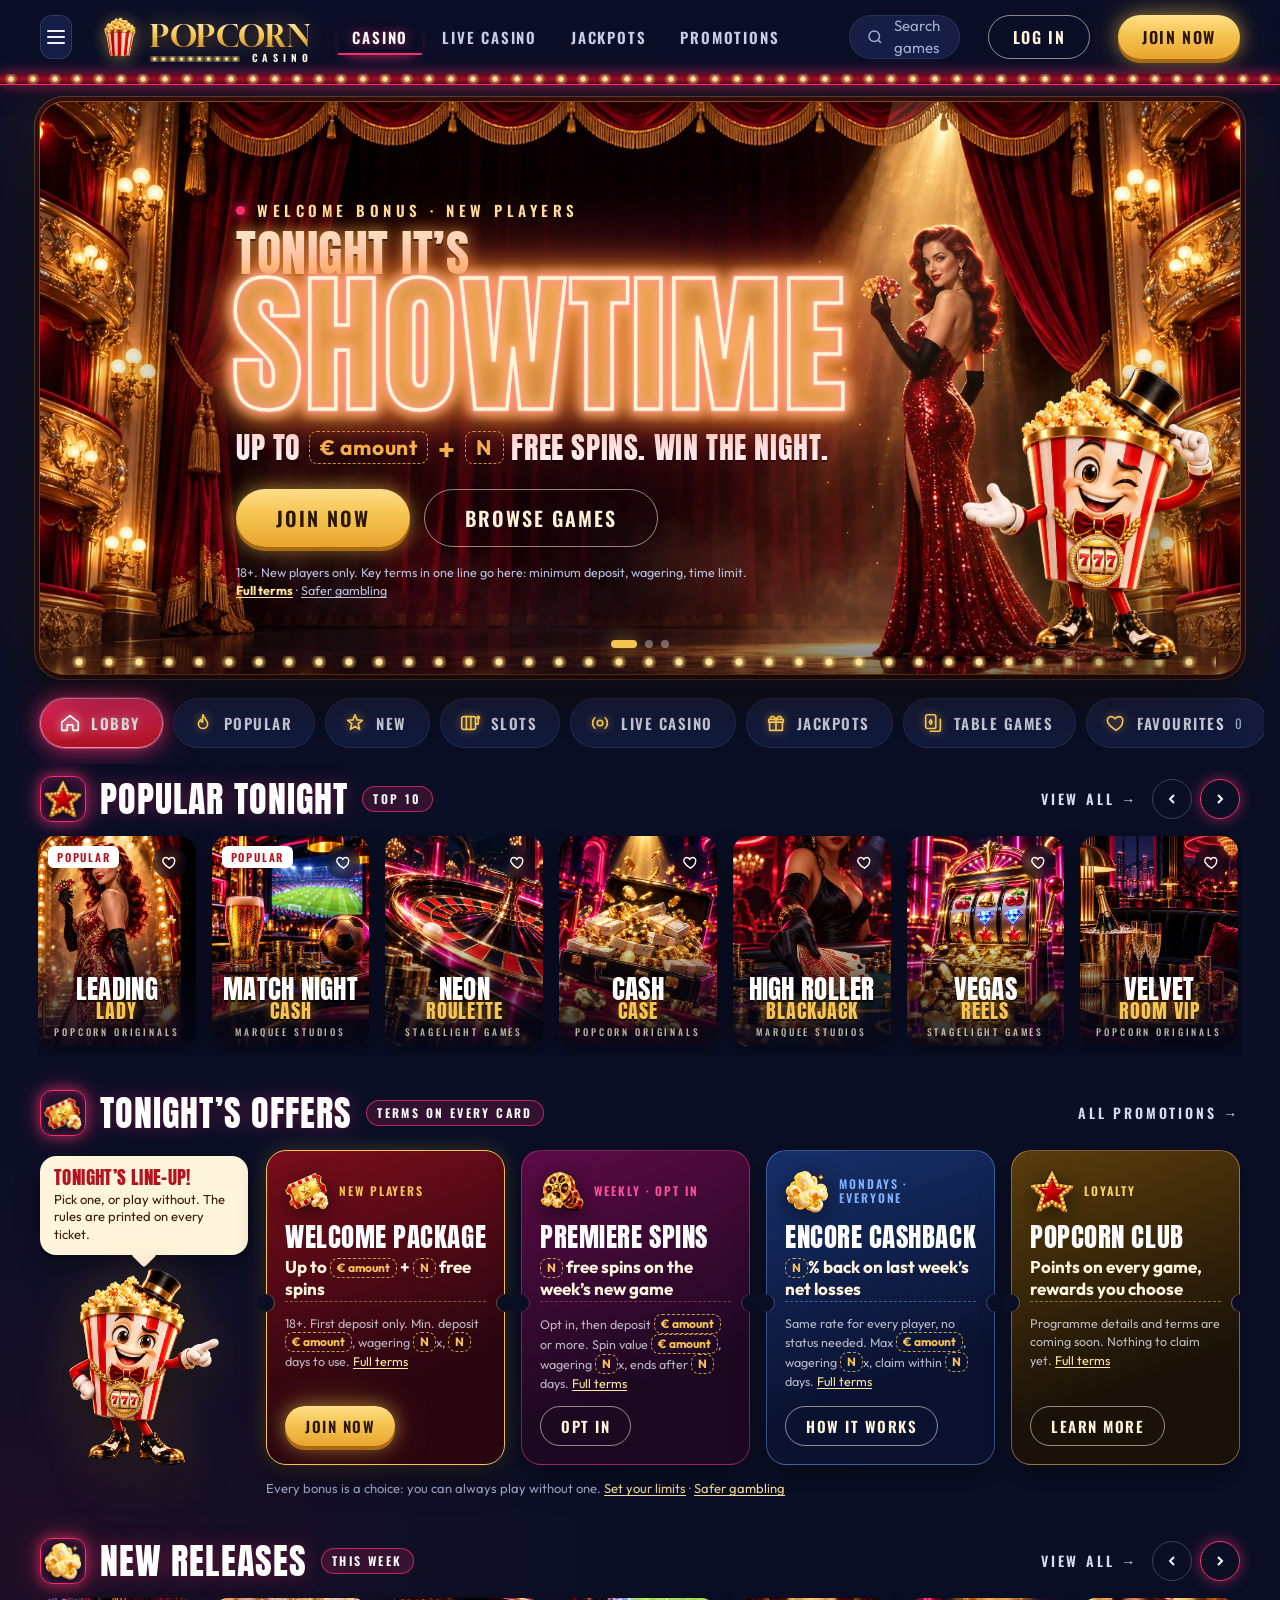
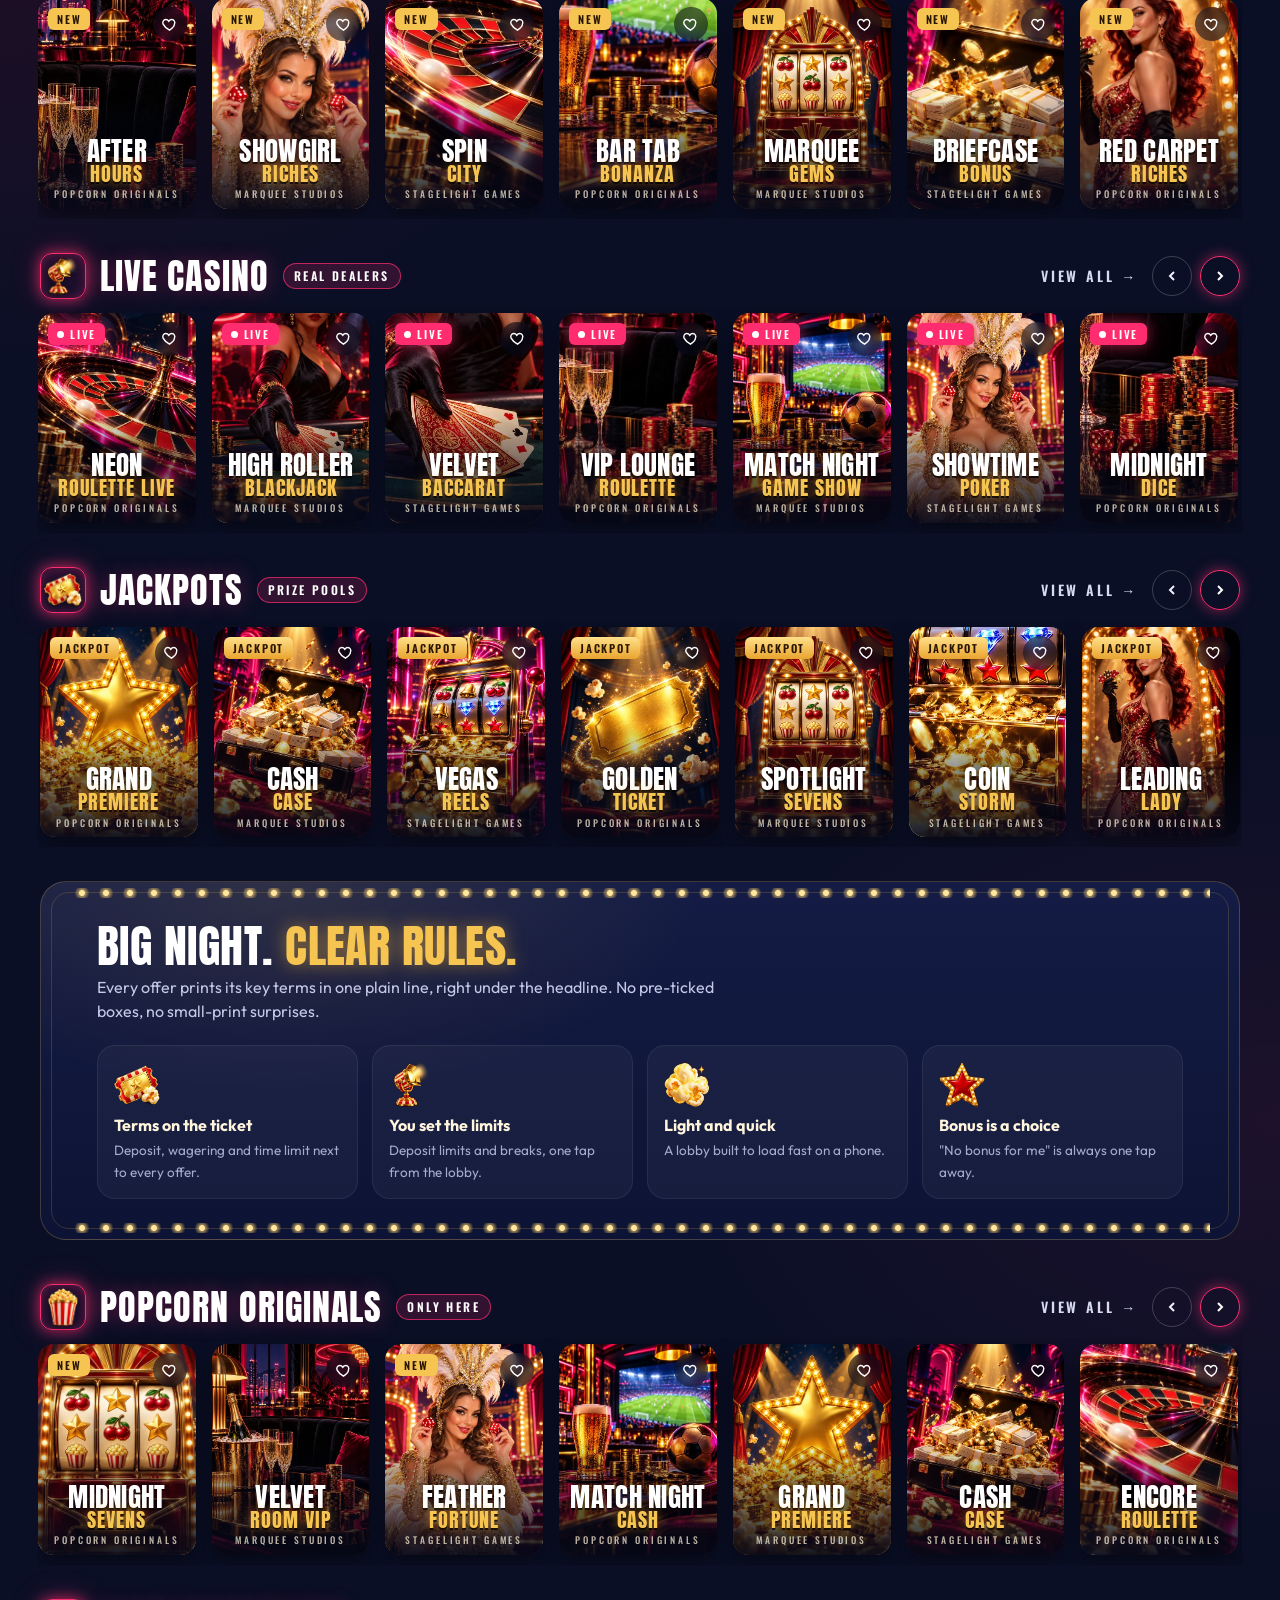
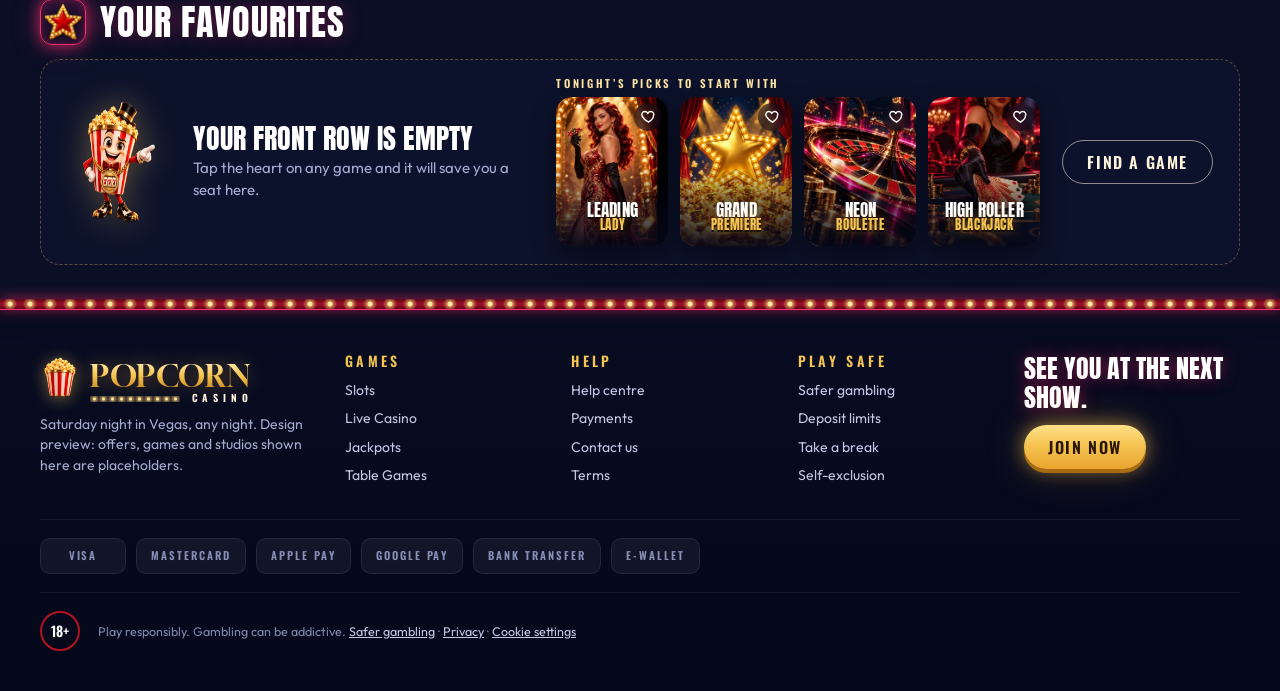
<file: all/old-showman/index.html>
<!doctype html>
<html lang="en">
<head>
<meta charset="utf-8">
<meta name="robots" content="noindex,nofollow">
<meta name="viewport" content="width=device-width, initial-scale=1, viewport-fit=cover">
<title>Popcorn Casino - It's showtime | Preview</title>
<meta name="description" content="Popcorn Casino preview: a Saturday-night-in-Vegas casino lobby. Design draft, not a live site.">
<link rel="preload" as="image" href="assets/art/hero-stage.webp" media="(min-width: 761px)">
<link rel="preload" as="image" href="assets/art/hero-stage-phone.webp" media="(max-width: 760px)">
<link rel="stylesheet" href="assets/style.css">
</head>
<body>


<div class="loader" id="loader" aria-hidden="true">
  <div>
    <img class="loader-host" src="assets/showman/welcome.webp" alt="">
    <span class="pop-row"><img src="assets/icons/kernel.webp" alt=""><img src="assets/icons/kernel.webp" alt=""><img src="assets/icons/kernel.webp" alt=""></span>
    Curtain up&hellip;
  </div>
</div>

<header class="top">
  <div class="wrap">
    <button class="burger" aria-label="Menu"><span></span></button>
    <a class="logo" href="#" aria-label="Popcorn Casino home">
      <img src="assets/icons/bucket.webp" alt="">
      <span class="wordmark"><b>POPCORN</b><i>CASINO</i><span class="bulbs bulbs-mini"></span></span>
    </a>
    <nav class="nav" aria-label="Main">
      <a class="on" href="#">Casino</a><a href="#live">Live Casino</a><a href="#jackpots">Jackpots</a><a href="#promos">Promotions</a>
    </nav>
    <div class="spacer"></div>
    <a class="search" href="#" aria-label="Search games"><svg viewBox="0 0 24 24" fill="none" stroke="currentColor" stroke-width="2"><circle cx="11" cy="11" r="7"/><path d="m20 20-3.5-3.5"/></svg><span>Search games</span></a>
    <a class="pill pill-ghost" href="#">Log in</a>
    <a class="pill pill-gold" href="#">Join now</a>
  </div>
  <div class="velvet-strip"><span class="bulbs"></span></div>
</header>

<main class="wrap">

  
  <section class="hero" aria-label="Welcome offer">
    <div class="stage">
      <span class="footlights bulbs" aria-hidden="true"></span>
      
      <div class="hero-host mbox m-host-left" id="heroHost"><img src="assets/showman/host-left.webp" alt=""></div>
      <span class="beam b1" aria-hidden="true"></span>
      <div class="sparks" aria-hidden="true">
        <img src="assets/icons/kernel.webp" alt=""><img src="assets/icons/kernel.webp" alt=""><img src="assets/icons/kernel.webp" alt=""><img src="assets/icons/kernel.webp" alt=""><img src="assets/icons/kernel.webp" alt=""><img src="assets/icons/kernel.webp" alt="">
      </div>
      <div class="offer">
        <div class="o-top">
        <div class="eyebrow"><span class="dot"></span>Welcome bonus &middot; new players</div>
        <h1><span class="pre">Tonight it&rsquo;s</span><span class="neon" data-text="SHOWTIME">Showtime</span></h1>
        </div>
        <div class="o-bot">
        <p class="sub">Up to <span class="ph">&euro; amount</span> <span class="plus">+</span> <span class="ph">N</span> free spins. Win the night.</p>
        <div class="ctas">
          <a class="pill pill-gold pill-lg" href="#">Join now</a>
          <a class="pill pill-ghost pill-lg" href="#popular">Browse games</a>
        </div>
        <p class="terms">18+. New players only. Key terms in one line go here: minimum deposit, wagering, time limit. <a class="full" href="#">Full terms</a> &middot; <a href="#">Safer gambling</a></p>
        </div>
      </div>
      <div class="hero-dots" aria-hidden="true"><i class="on"></i><i></i><i></i></div>
    </div>
  </section>

  
  <nav class="chips" aria-label="Game categories">
    <a class="chip on" href="#"><svg viewBox="0 0 24 24"><path d="M3 11 12 4l9 7v9h-6v-6H9v6H3z"/></svg>Lobby</a>
    <a class="chip" href="#popular"><svg viewBox="0 0 24 24"><path d="M12 3c1 4 5 5.5 5 10a5 5 0 0 1-10 0c0-2.2 1-3.6 2.4-4.8.3 1.8 1.3 2.8 2.3 2.8C11 8.5 11 5.5 12 3z"/></svg>Popular</a>
    <a class="chip" href="#new"><svg viewBox="0 0 24 24"><path d="m12 3 2.2 5.6L20 9l-4.5 3.8L17 19l-5-3.2L7 19l1.5-6.2L4 9l5.8-.4z"/></svg>New</a>
    <a class="chip" href="#"><svg viewBox="0 0 24 24"><rect x="3" y="5" width="15" height="14" rx="2"/><path d="M8 5v14M13 5v14M21 7v6h-3"/><circle cx="21" cy="6" r="1.4"/></svg>Slots</a>
    <a class="chip" href="#live"><svg viewBox="0 0 24 24"><circle cx="12" cy="12" r="3"/><path d="M6.3 6.3a8 8 0 0 0 0 11.4M17.7 6.3a8 8 0 0 1 0 11.4"/></svg>Live Casino</a>
    <a class="chip" href="#jackpots"><svg viewBox="0 0 24 24"><path d="M4 8h16v3H4zM5 11h14v9H5zM12 8v12M12 8c-2-4-6-4-6-1.5S10 8 12 8zm0 0c2-4 6-4 6-1.5S14 8 12 8z"/></svg>Jackpots</a>
    <a class="chip" href="#"><svg viewBox="0 0 24 24"><rect x="4" y="3" width="11" height="15" rx="2"/><path d="M9 21h9a2 2 0 0 0 2-2V8"/><path d="M9.5 8.5 8 11l1.5 2.5L11 11z"/></svg>Table Games</a>
    <a class="chip" href="#favs"><svg viewBox="0 0 24 24"><path d="M12 20s-7-4.4-9-8.6C1.6 8.3 3.5 5 6.8 5c2 0 3.3 1.1 4.2 2.4C11.9 6.1 13.2 5 15.2 5c3.3 0 5.2 3.3 3.8 6.4C19 15.6 12 20 12 20z"/></svg>Favourites <span class="count" id="favCount">0</span></a>
  </nav>

  <div id="rails-top"></div>

  
  <section class="offers" id="promos" aria-labelledby="offersTitle">
    <div class="rail-head">
      <span class="rail-icon"><img src="assets/icons/ticket.webp" alt=""></span><h2 id="offersTitle">Tonight&rsquo;s offers</h2>
      <span class="tag">TERMS ON EVERY CARD</span><a class="more" href="#">All<span class="long"> promotions</span> &rarr;</a>
    </div>
    <div class="offers-body">
      <div class="offers-host">
        <div class="host-say"><b>Tonight&rsquo;s line-up!</b>Pick one, or play without. The rules are printed on every ticket.</div>
        <div class="mbox m-point-right" id="offersHost"><img src="assets/showman/point-right.webp" alt="" loading="lazy"></div>
      </div>
      <div class="ocards">
        <article class="ocard lead" style="--oc:#f5c451;--obg:linear-gradient(160deg,#7a0d1c,#2a0610 70%)">
          <div class="ohead"><img class="oart" src="assets/icons/ticket.webp" alt="" loading="lazy"><span class="okind">New players</span></div>
          <h3>Welcome package</h3>
          <p class="oval">Up to <span class="ph">&euro; amount</span> + <span class="ph">N</span> free spins</p>
          <p class="oterms">18+. First deposit only. Min. deposit <span class="ph">&euro; amount</span>, wagering <span class="ph">N</span>x, <span class="ph">N</span> days to use. <a href="#">Full terms</a></p>
          <a class="pill pill-gold" href="#">Join now</a>
        </article>
        <article class="ocard" style="--oc:#ff4fa0;--obg:linear-gradient(160deg,#5c0b45,#1d0822 70%)">
          <div class="ohead"><img class="oart" src="assets/icons/reel.webp" alt="" loading="lazy"><span class="okind">Weekly &middot; opt in</span></div>
          <h3>Premiere spins</h3>
          <p class="oval"><span class="ph">N</span> free spins on the week&rsquo;s new game</p>
          <p class="oterms">Opt in, then deposit <span class="ph">&euro; amount</span> or more. Spin value <span class="ph">&euro; amount</span>, wagering <span class="ph">N</span>x, ends after <span class="ph">N</span> days. <a href="#">Full terms</a></p>
          <a class="pill pill-ghost" href="#">Opt in</a>
        </article>
        <article class="ocard" style="--oc:#7fb0ff;--obg:linear-gradient(160deg,#16306a,#0b1230 70%)">
          <div class="ohead"><img class="oart" src="assets/icons/kernel.webp" alt="" loading="lazy"><span class="okind">Mondays &middot; everyone</span></div>
          <h3>Encore cashback</h3>
          <p class="oval"><span class="ph">N</span>% back on last week&rsquo;s net losses</p>
          <p class="oterms">Same rate for every player, no status needed. Max <span class="ph">&euro; amount</span>, wagering <span class="ph">N</span>x, claim within <span class="ph">N</span> days. <a href="#">Full terms</a></p>
          <a class="pill pill-ghost" href="#">How it works</a>
        </article>
        <article class="ocard" style="--oc:#ffd36b;--obg:linear-gradient(160deg,#5a3d0c,#1a1208 70%)">
          <div class="ohead"><img class="oart" src="assets/icons/star.webp" alt="" loading="lazy"><span class="okind">Loyalty</span></div>
          <h3>Popcorn Club</h3>
          <p class="oval">Points on every game, rewards you choose</p>
          <p class="oterms">Programme details and terms are coming soon. Nothing to claim yet. <a href="#">Full terms</a></p>
          <a class="pill pill-ghost" href="#">Learn more</a>
        </article>
      </div>
    </div>
    <p class="offers-foot">Every bonus is a choice: you can always play without one. <a href="#">Set your limits</a> &middot; <a href="#">Safer gambling</a></p>
  </section>

  <div id="rails-next"></div>

  <div id="rails-mid"></div>

  
  <section class="encore" aria-label="Why Popcorn">
    <div class="frame"><span class="bulbs t"></span><span class="bulbs b"></span></div>
    <h2>Big night. <em>Clear rules.</em></h2>
    <p class="lead">Every offer prints its key terms in one plain line, right under the headline. No pre-ticked boxes, no small-print surprises.</p>
    <div class="perks">
      <div class="perk"><img src="assets/icons/ticket.webp" alt=""><b>Terms on the ticket</b><span>Deposit, wagering and time limit next to every offer.</span></div>
      <div class="perk"><img src="assets/icons/spotlight.webp" alt=""><b>You set the limits</b><span>Deposit limits and breaks, one tap from the lobby.</span></div>
      <div class="perk"><img src="assets/icons/kernel.webp" alt=""><b>Light and quick</b><span>A lobby built to load fast on a phone.</span></div>
      <div class="perk"><img src="assets/icons/star.webp" alt=""><b>Bonus is a choice</b><span>"No bonus for me" is always one tap away.</span></div>
    </div>
  </section>

  <div id="rails-bottom"></div>

  
  <section class="rail" id="favs" aria-label="Your favourites">
    <div class="rail-head"><span class="rail-icon"><img src="assets/icons/star.webp" alt=""></span><h2>Your favourites</h2></div>
    <div class="empty" id="favEmpty">
      <span class="empty-pop empty-host"><img src="assets/showman/point-right.webp" alt="" loading="lazy"></span>
      <div><b>Your front row is empty</b><span>Tap the heart on any game and it will save you a seat here.</span></div>
      <div class="picks-wrap"><small>Tonight&rsquo;s picks to start with</small><div class="picks" id="favPicks"></div></div>
      <a class="pill pill-ghost" href="#popular">Find a game</a>
    </div>
  </section>
</main>

<footer>
  <div class="velvet-strip"><span class="bulbs"></span></div>
  <div class="wrap">
    <div class="foot">
      <div class="brand">
        <a class="logo" href="#"><img src="assets/icons/bucket.webp" alt=""><span class="wordmark"><b>POPCORN</b><i>CASINO</i><span class="bulbs bulbs-mini"></span></span></a>
        <p>Saturday night in Vegas, any night. Design preview: offers, games and studios shown here are placeholders.</p>
      </div>
      <div><h4>Games</h4><ul><li><a href="#">Slots</a></li><li><a href="#">Live Casino</a></li><li><a href="#">Jackpots</a></li><li><a href="#">Table Games</a></li></ul></div>
      <div><h4>Help</h4><ul><li><a href="#">Help centre</a></li><li><a href="#">Payments</a></li><li><a href="#">Contact us</a></li><li><a href="#">Terms</a></li></ul></div>
      <div><h4>Play safe</h4><ul><li><a href="#">Safer gambling</a></li><li><a href="#">Deposit limits</a></li><li><a href="#">Take a break</a></li><li><a href="#">Self-exclusion</a></li></ul></div>
      <div class="bye"><q>See you at the next show.</q><a class="pill pill-gold" href="#">Join now</a></div>
    </div>
    <div class="payrow" aria-label="Payment methods (placeholders)"><span>Visa</span><span>Mastercard</span><span>Apple Pay</span><span>Google Pay</span><span>Bank transfer</span><span>E-wallet</span></div>
    <div class="legal"><span class="age">18+</span><span>Play responsibly. Gambling can be addictive. <a href="#">Safer gambling</a> &middot; <a href="#">Privacy</a> &middot; <a href="#">Cookie settings</a></span>
      </div>
  </div>
</footer>

<nav class="tabbar" aria-label="Phone navigation">
  <a class="on" href="#"><svg viewBox="0 0 24 24"><path d="M3 11 12 4l9 7v9h-6v-6H9v6H3z"/></svg>Lobby</a>
  <a href="#"><svg viewBox="0 0 24 24"><circle cx="11" cy="11" r="7"/><path d="m20 20-3.5-3.5"/></svg>Search</a>
  <a class="mid" href="#"><span><img src="assets/showman/head.webp" alt=""></span>Join</a>
  <a href="#promos"><svg viewBox="0 0 24 24"><path d="M3 8h18v4a2 2 0 0 0 0 4v4H3v-4a2 2 0 0 0 0-4z"/><path d="M14 8v12" stroke-dasharray="2 2"/></svg>Promos</a>
  <a href="#"><svg viewBox="0 0 24 24"><path d="M4 7h16M4 12h16M4 17h16"/></svg>Menu</a>
</nav>


<script src="assets/app.js"></script>
</body>
</html>
</file>
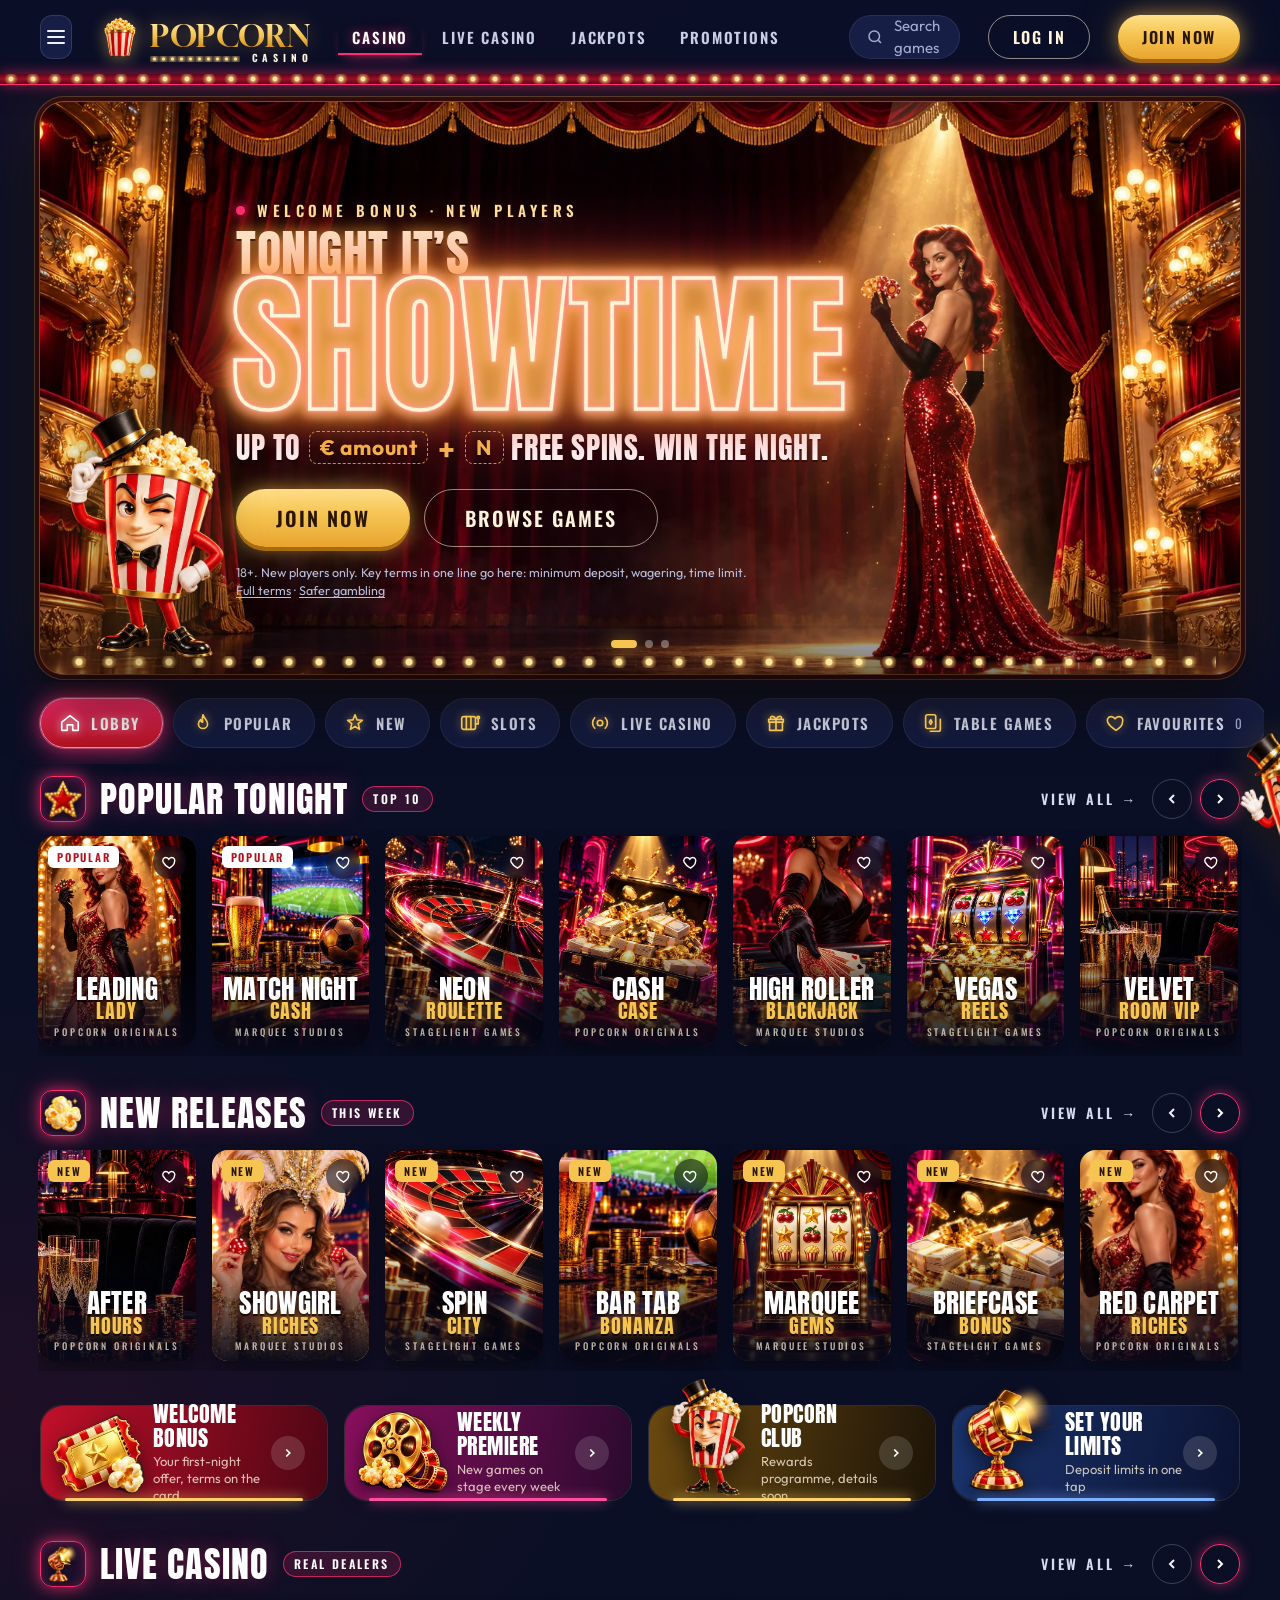
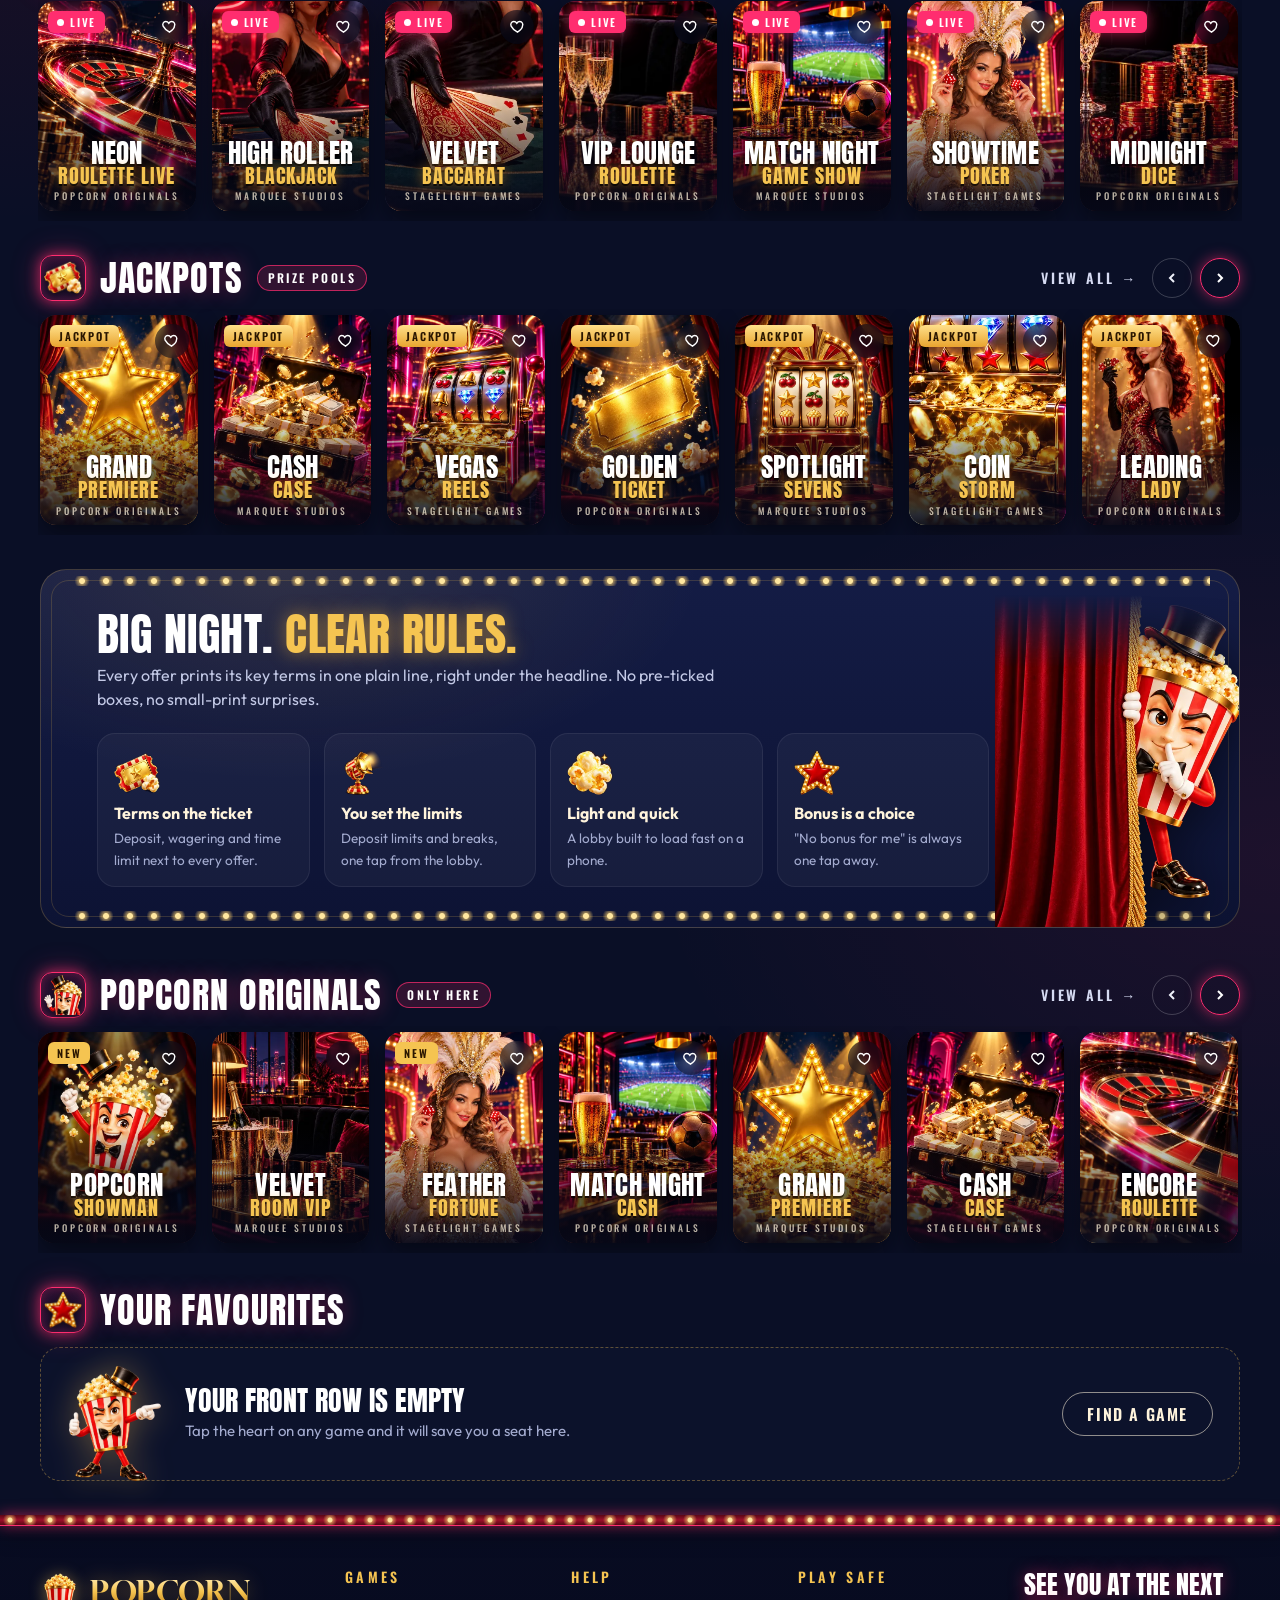
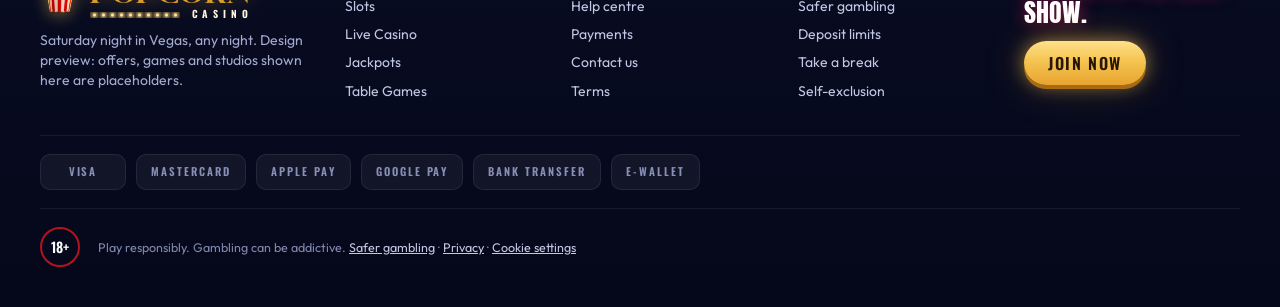
<file: all/old-stage-host/index.html>
<!doctype html>
<html lang="en">
<head>
<meta name="robots" content="noindex,nofollow">
<meta charset="utf-8">
<meta name="viewport" content="width=device-width, initial-scale=1, viewport-fit=cover">
<title>Popcorn Casino - It's showtime | Preview</title>
<meta name="description" content="Popcorn Casino preview: a Saturday-night-in-Vegas casino lobby. Design draft, not a live site.">
<link rel="preload" as="image" href="assets/art/hero-stage.webp" media="(min-width: 761px)">
<link rel="preload" as="image" href="assets/art/hero-stage-phone.webp" media="(max-width: 760px)">
<link rel="stylesheet" href="assets/style.css">
</head>
<body>


<div class="loader" id="loader" aria-hidden="true">
  <div>
    <img class="loader-host" src="assets/mascot/mascot-idle.webp" alt="">
    <span class="pop-row"><img src="assets/icons/kernel.webp" alt=""><img src="assets/icons/kernel.webp" alt=""><img src="assets/icons/kernel.webp" alt=""></span>
    Curtain up&hellip;
  </div>
</div>

<header class="top">
  <div class="wrap">
    <button class="burger" aria-label="Menu"><span></span></button>
    <a class="logo" href="#" aria-label="Popcorn Casino home">
      <img src="assets/icons/bucket.webp" alt="">
      <span class="wordmark"><b>POPCORN</b><i>CASINO</i><span class="bulbs bulbs-mini"></span></span>
    </a>
    <nav class="nav" aria-label="Main">
      <a class="on" href="#">Casino</a><a href="#live">Live Casino</a><a href="#jackpots">Jackpots</a><a href="#promos">Promotions</a>
    </nav>
    <div class="spacer"></div>
    <a class="search" href="#" aria-label="Search games"><svg viewBox="0 0 24 24" fill="none" stroke="currentColor" stroke-width="2"><circle cx="11" cy="11" r="7"/><path d="m20 20-3.5-3.5"/></svg><span>Search games</span></a>
    <a class="pill pill-ghost" href="#">Log in</a>
    <a class="pill pill-gold" href="#">Join now</a>
  </div>
  <div class="velvet-strip"><span class="bulbs"></span></div>
</header>

<main class="wrap">

  
  <section class="hero" aria-label="Welcome offer">
    <div class="stage">
      <span class="footlights bulbs" aria-hidden="true"></span>
      <img class="hero-host" id="heroHost" src="assets/mascot/mascot-hero.webp" alt="">
      <span class="beam b1" aria-hidden="true"></span>
      <div class="sparks" aria-hidden="true">
        <img src="assets/icons/kernel.webp" alt=""><img src="assets/icons/kernel.webp" alt=""><img src="assets/icons/kernel.webp" alt=""><img src="assets/icons/kernel.webp" alt=""><img src="assets/icons/kernel.webp" alt=""><img src="assets/icons/kernel.webp" alt="">
      </div>
      <div class="offer">
        <div class="o-top">
        <div class="eyebrow"><span class="dot"></span>Welcome bonus &middot; new players</div>
        <h1><span class="pre">Tonight it&rsquo;s</span><span class="neon" data-text="SHOWTIME">Showtime</span></h1>
        </div>
        <div class="o-bot">
        <p class="sub">Up to <span class="ph">&euro; amount</span> <span class="plus">+</span> <span class="ph">N</span> free spins. Win the night.</p>
        <div class="ctas">
          <a class="pill pill-gold pill-lg" href="#">Join now</a>
          <a class="pill pill-ghost pill-lg" href="#popular">Browse games</a>
        </div>
        <p class="terms">18+. New players only. Key terms in one line go here: minimum deposit, wagering, time limit. <a href="#">Full terms</a> &middot; <a href="#">Safer gambling</a></p>
        </div>
      </div>
      <div class="hero-dots" aria-hidden="true"><i class="on"></i><i></i><i></i></div>
    </div>
  </section>

  
  <nav class="chips" aria-label="Game categories">
    <a class="chip on" href="#"><svg viewBox="0 0 24 24"><path d="M3 11 12 4l9 7v9h-6v-6H9v6H3z"/></svg>Lobby</a>
    <a class="chip" href="#popular"><svg viewBox="0 0 24 24"><path d="M12 3c1 4 5 5.5 5 10a5 5 0 0 1-10 0c0-2.2 1-3.6 2.4-4.8.3 1.8 1.3 2.8 2.3 2.8C11 8.5 11 5.5 12 3z"/></svg>Popular</a>
    <a class="chip" href="#new"><svg viewBox="0 0 24 24"><path d="m12 3 2.2 5.6L20 9l-4.5 3.8L17 19l-5-3.2L7 19l1.5-6.2L4 9l5.8-.4z"/></svg>New</a>
    <a class="chip" href="#"><svg viewBox="0 0 24 24"><rect x="3" y="5" width="15" height="14" rx="2"/><path d="M8 5v14M13 5v14M21 7v6h-3"/><circle cx="21" cy="6" r="1.4"/></svg>Slots</a>
    <a class="chip" href="#live"><svg viewBox="0 0 24 24"><circle cx="12" cy="12" r="3"/><path d="M6.3 6.3a8 8 0 0 0 0 11.4M17.7 6.3a8 8 0 0 1 0 11.4"/></svg>Live Casino</a>
    <a class="chip" href="#jackpots"><svg viewBox="0 0 24 24"><path d="M4 8h16v3H4zM5 11h14v9H5zM12 8v12M12 8c-2-4-6-4-6-1.5S10 8 12 8zm0 0c2-4 6-4 6-1.5S14 8 12 8z"/></svg>Jackpots</a>
    <a class="chip" href="#"><svg viewBox="0 0 24 24"><rect x="4" y="3" width="11" height="15" rx="2"/><path d="M9 21h9a2 2 0 0 0 2-2V8"/><path d="M9.5 8.5 8 11l1.5 2.5L11 11z"/></svg>Table Games</a>
    <a class="chip" href="#favs"><svg viewBox="0 0 24 24"><path d="M12 20s-7-4.4-9-8.6C1.6 8.3 3.5 5 6.8 5c2 0 3.3 1.1 4.2 2.4C11.9 6.1 13.2 5 15.2 5c3.3 0 5.2 3.3 3.8 6.4C19 15.6 12 20 12 20z"/></svg>Favourites <span class="count" id="favCount">0</span></a>
  </nav>

  <div id="rails-top"></div>

  
  <section class="promos" id="promos" aria-label="Promotions">
    <a class="promo" href="#" style="--pbg:linear-gradient(100deg,#c0102a,#4d0614);--pline:#ffcf6a"><img src="assets/icons/ticket.webp" alt=""><span>Welcome Bonus<small>Your first-night offer, terms on the card</small></span><span class="go"><svg viewBox="0 0 24 24" fill="none" stroke="currentColor" stroke-width="3"><path d="m9 6 6 6-6 6"/></svg></span></a>
    <a class="promo" href="#" style="--pbg:linear-gradient(100deg,#8a0f5e,#2a0a2e);--pline:#ff4fa0"><img src="assets/icons/reel.webp" alt=""><span>Weekly Premiere<small>New games on stage every week</small></span><span class="go"><svg viewBox="0 0 24 24" fill="none" stroke="currentColor" stroke-width="3"><path d="m9 6 6 6-6 6"/></svg></span></a>
    <a class="promo" href="#" style="--pbg:linear-gradient(100deg,#6b4a10,#1d1408);--pline:#ffd36b"><img class="host" src="assets/mascot/mascot-hero.webp" alt=""><span>Popcorn Club<small>Rewards programme, details soon</small></span><span class="go"><svg viewBox="0 0 24 24" fill="none" stroke="currentColor" stroke-width="3"><path d="m9 6 6 6-6 6"/></svg></span></a>
    <a class="promo" href="#" style="--pbg:linear-gradient(100deg,#1b3570,#0b1230);--pline:#7fb0ff"><img src="assets/icons/spotlight.webp" alt=""><span>Set your limits<small>Deposit limits in one tap</small></span><span class="go"><svg viewBox="0 0 24 24" fill="none" stroke="currentColor" stroke-width="3"><path d="m9 6 6 6-6 6"/></svg></span></a>
  </section>

  <div id="rails-mid"></div>

  
  <section class="encore" aria-label="Why Popcorn">
    <div class="frame"><span class="bulbs t"></span><span class="bulbs b"></span></div>
    <img class="encore-peek" src="assets/mascot/mascot-peek.webp" alt="" loading="lazy">
    <h2>Big night. <em>Clear rules.</em></h2>
    <p class="lead">Every offer prints its key terms in one plain line, right under the headline. No pre-ticked boxes, no small-print surprises.</p>
    <div class="perks">
      <div class="perk"><img src="assets/icons/ticket.webp" alt=""><b>Terms on the ticket</b><span>Deposit, wagering and time limit next to every offer.</span></div>
      <div class="perk"><img src="assets/icons/spotlight.webp" alt=""><b>You set the limits</b><span>Deposit limits and breaks, one tap from the lobby.</span></div>
      <div class="perk"><img src="assets/icons/kernel.webp" alt=""><b>Light and quick</b><span>A lobby built to load fast on a phone.</span></div>
      <div class="perk"><img src="assets/icons/star.webp" alt=""><b>Bonus is a choice</b><span>"No bonus for me" is always one tap away.</span></div>
    </div>
  </section>

  <div id="rails-bottom"></div>

  
  <section class="rail" id="favs" aria-label="Your favourites">
    <div class="rail-head"><span class="rail-icon"><img src="assets/icons/star.webp" alt=""></span><h2>Your favourites</h2></div>
    <div class="empty" id="favEmpty">
      <span class="empty-pop"><img src="assets/mascot/mascot-point.webp" alt=""><i></i><i></i><i></i></span>
      <div><b>Your front row is empty</b><span>Tap the heart on any game and it will save you a seat here.</span></div>
      <a class="pill pill-ghost" href="#popular">Find a game</a>
    </div>
  </section>
</main>

<footer>
  <div class="velvet-strip"><span class="bulbs"></span></div>
  <div class="wrap">
    <div class="foot">
      <div class="brand">
        <a class="logo" href="#"><img src="assets/icons/bucket.webp" alt=""><span class="wordmark"><b>POPCORN</b><i>CASINO</i><span class="bulbs bulbs-mini"></span></span></a>
        <p>Saturday night in Vegas, any night. Design preview: offers, games and studios shown here are placeholders.</p>
      </div>
      <div><h4>Games</h4><ul><li><a href="#">Slots</a></li><li><a href="#">Live Casino</a></li><li><a href="#">Jackpots</a></li><li><a href="#">Table Games</a></li></ul></div>
      <div><h4>Help</h4><ul><li><a href="#">Help centre</a></li><li><a href="#">Payments</a></li><li><a href="#">Contact us</a></li><li><a href="#">Terms</a></li></ul></div>
      <div><h4>Play safe</h4><ul><li><a href="#">Safer gambling</a></li><li><a href="#">Deposit limits</a></li><li><a href="#">Take a break</a></li><li><a href="#">Self-exclusion</a></li></ul></div>
      <div class="bye"><q>See you at the next show.</q><a class="pill pill-gold" href="#">Join now</a></div>
    </div>
    <div class="payrow" aria-label="Payment methods (placeholders)"><span>Visa</span><span>Mastercard</span><span>Apple Pay</span><span>Google Pay</span><span>Bank transfer</span><span>E-wallet</span></div>
    <div class="legal"><span class="age">18+</span><span>Play responsibly. Gambling can be addictive. <a href="#">Safer gambling</a> &middot; <a href="#">Privacy</a> &middot; <a href="#">Cookie settings</a></span>
      </div>
  </div>
</footer>

<nav class="tabbar" aria-label="Phone navigation">
  <a class="on" href="#"><svg viewBox="0 0 24 24"><path d="M3 11 12 4l9 7v9h-6v-6H9v6H3z"/></svg>Lobby</a>
  <a href="#"><svg viewBox="0 0 24 24"><circle cx="11" cy="11" r="7"/><path d="m20 20-3.5-3.5"/></svg>Search</a>
  <a class="mid" href="#"><span><img src="assets/icons/bucket.webp" alt=""></span>Join</a>
  <a href="#promos"><svg viewBox="0 0 24 24"><path d="M3 8h18v4a2 2 0 0 0 0 4v4H3v-4a2 2 0 0 0 0-4z"/><path d="M14 8v12" stroke-dasharray="2 2"/></svg>Promos</a>
  <a href="#"><svg viewBox="0 0 24 24"><path d="M4 7h16M4 12h16M4 17h16"/></svg>Menu</a>
</nav>


<aside class="buddy" id="buddy" aria-label="Popcorn host">
  <p class="buddy-bubble" id="buddyBubble" role="status" aria-live="polite"></p>
  <button class="buddy-min" id="buddyMin" aria-label="Hide the popcorn host"><svg viewBox="0 0 24 24" fill="none" stroke="currentColor" stroke-width="3"><path d="M6 12h12"/></svg></button>
  <div class="buddy-body" id="buddyBody">
    <div class="buddy-bob">
      <img class="pose idle on" src="assets/mascot/mascot-idle.webp" alt="">
      <img class="pose wink" src="assets/mascot/mascot-hero.webp" alt="">
      <img class="pose cheer" src="assets/mascot/mascot-cheer.webp" alt="">
      <img class="pose point" src="assets/mascot/mascot-point.webp" alt="">
      <span class="lid l"></span><span class="lid r"></span>
      <span class="hit" aria-hidden="true"></span>
      <span class="burst" aria-hidden="true"><i></i><i></i><i></i><i></i><i></i><i></i><i></i></span>
    </div>
  </div>
  <button class="buddy-chip" id="buddyChip" aria-label="Bring back the popcorn host"><img src="assets/mascot/head.webp" alt=""></button>
</aside>

<script src="assets/app.js"></script>
</body>
</html>
</file>
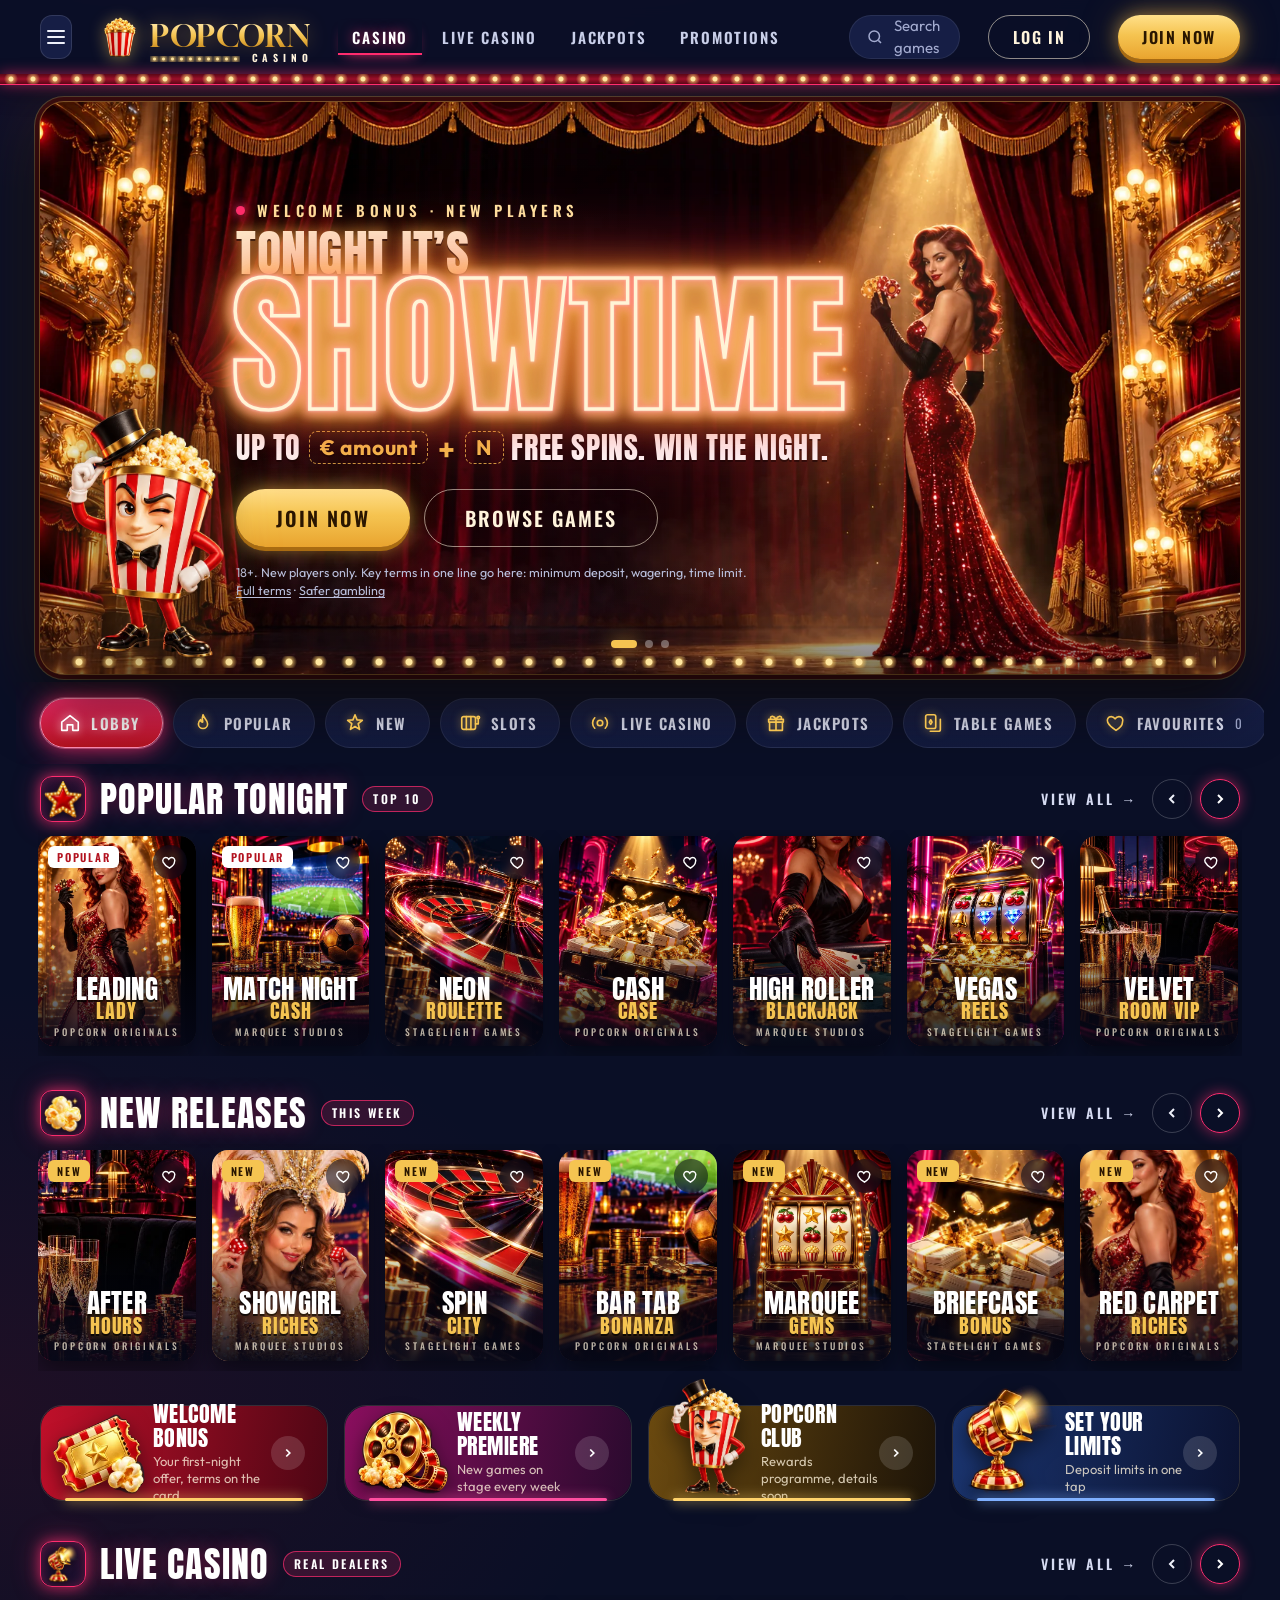
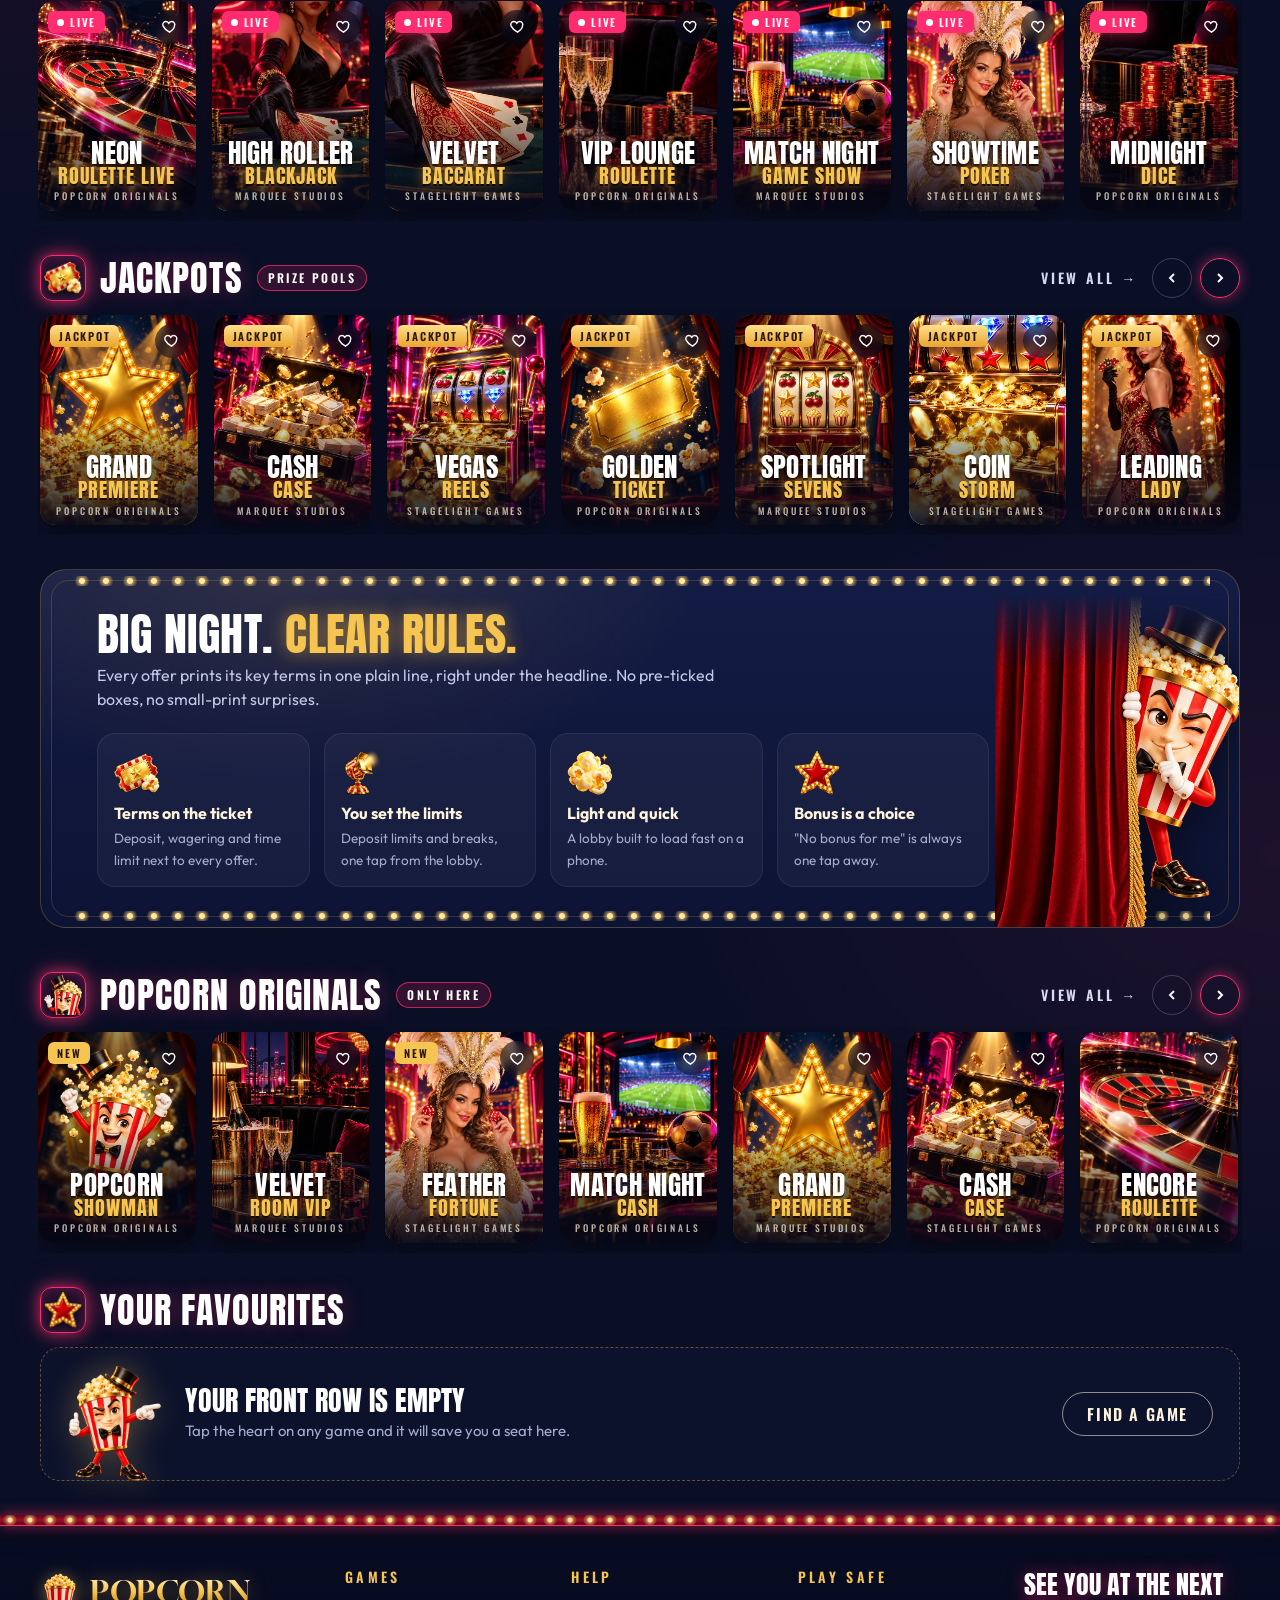
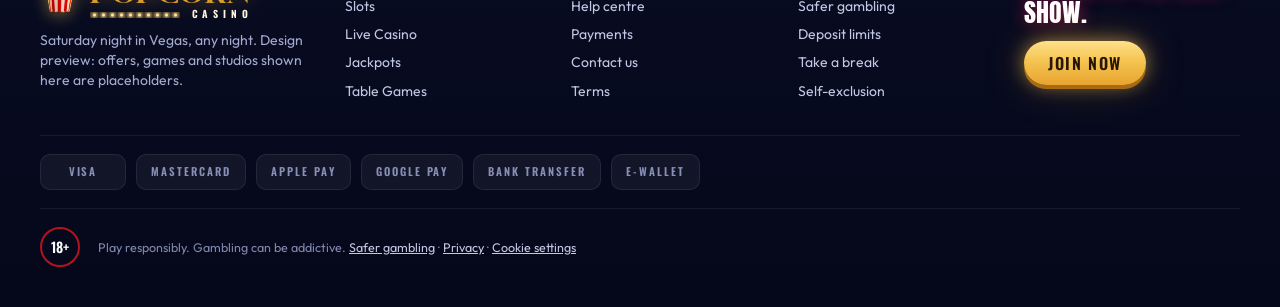
<file: all/opus4/index.html>
<!doctype html>
<html lang="en">
<head>
<meta charset="utf-8">
<meta name="viewport" content="width=device-width, initial-scale=1, viewport-fit=cover">
<title>Popcorn Casino - It's showtime | Preview</title>
<meta name="description" content="Popcorn Casino preview: a Saturday-night-in-Vegas casino lobby. Design draft, not a live site.">
<link rel="preload" as="image" href="assets/art/hero-stage.webp" media="(min-width: 761px)">
<link rel="preload" as="image" href="assets/art/hero-stage-phone.webp" media="(max-width: 760px)">
<link rel="stylesheet" href="assets/style.css">
</head>
<body>

<!-- Loading state: the host waves while kernels pop -->
<div class="loader" id="loader" aria-hidden="true">
  <div>
    <img class="loader-host" src="assets/mascot/mascot-idle.webp" alt="">
    <span class="pop-row"><img src="assets/icons/kernel.webp" alt=""><img src="assets/icons/kernel.webp" alt=""><img src="assets/icons/kernel.webp" alt=""></span>
    Curtain up&hellip;
  </div>
</div>

<header class="top">
  <div class="wrap">
    <button class="burger" aria-label="Menu"><span></span></button>
    <a class="logo" href="#" aria-label="Popcorn Casino home">
      <img src="assets/icons/bucket.webp" alt="">
      <span class="wordmark"><b>POPCORN</b><i>CASINO</i><span class="bulbs bulbs-mini"></span></span>
    </a>
    <nav class="nav" aria-label="Main">
      <a class="on" href="#">Casino</a><a href="#live">Live Casino</a><a href="#jackpots">Jackpots</a><a href="#promos">Promotions</a>
    </nav>
    <div class="spacer"></div>
    <a class="search" href="#" aria-label="Search games"><svg viewBox="0 0 24 24" fill="none" stroke="currentColor" stroke-width="2"><circle cx="11" cy="11" r="7"/><path d="m20 20-3.5-3.5"/></svg><span>Search games</span></a>
    <a class="pill pill-ghost" href="#">Log in</a>
    <a class="pill pill-gold" href="#">Join now</a>
  </div>
  <div class="velvet-strip"><span class="bulbs"></span></div>
</header>

<main class="wrap">

  <!-- HERO: the grand theatre stage. Curtains, gilded boxes, the leading lady in the spotlight on the right, warm neon marquee type on the left -->
  <section class="hero" aria-label="Welcome offer">
    <div class="stage">
      <span class="footlights bulbs" aria-hidden="true"></span>
      <img class="hero-host" id="heroHost" src="assets/mascot/mascot-hero.webp" alt="">
      <span class="beam b1" aria-hidden="true"></span>
      <div class="sparks" aria-hidden="true">
        <img src="assets/icons/kernel.webp" alt=""><img src="assets/icons/kernel.webp" alt=""><img src="assets/icons/kernel.webp" alt=""><img src="assets/icons/kernel.webp" alt=""><img src="assets/icons/kernel.webp" alt=""><img src="assets/icons/kernel.webp" alt="">
      </div>
      <div class="offer">
        <div class="o-top">
        <div class="eyebrow"><span class="dot"></span>Welcome bonus &middot; new players</div>
        <h1><span class="pre">Tonight it&rsquo;s</span><span class="neon" data-text="SHOWTIME">Showtime</span></h1>
        </div>
        <div class="o-bot">
        <p class="sub">Up to <span class="ph">&euro; amount</span> <span class="plus">+</span> <span class="ph">N</span> free spins. Win the night.</p>
        <div class="ctas">
          <a class="pill pill-gold pill-lg" href="#">Join now</a>
          <a class="pill pill-ghost pill-lg" href="#popular">Browse games</a>
        </div>
        <p class="terms">18+. New players only. Key terms in one line go here: minimum deposit, wagering, time limit. <a href="#">Full terms</a> &middot; <a href="#">Safer gambling</a></p>
        </div>
      </div>
      <div class="hero-dots" aria-hidden="true"><i class="on"></i><i></i><i></i></div>
    </div>
  </section>

  <!-- Category chips: 8 items (study 8 Placement: short category bar) -->
  <nav class="chips" aria-label="Game categories">
    <a class="chip on" href="#"><svg viewBox="0 0 24 24"><path d="M3 11 12 4l9 7v9h-6v-6H9v6H3z"/></svg>Lobby</a>
    <a class="chip" href="#popular"><svg viewBox="0 0 24 24"><path d="M12 3c1 4 5 5.5 5 10a5 5 0 0 1-10 0c0-2.2 1-3.6 2.4-4.8.3 1.8 1.3 2.8 2.3 2.8C11 8.5 11 5.5 12 3z"/></svg>Popular</a>
    <a class="chip" href="#new"><svg viewBox="0 0 24 24"><path d="m12 3 2.2 5.6L20 9l-4.5 3.8L17 19l-5-3.2L7 19l1.5-6.2L4 9l5.8-.4z"/></svg>New</a>
    <a class="chip" href="#"><svg viewBox="0 0 24 24"><rect x="3" y="5" width="15" height="14" rx="2"/><path d="M8 5v14M13 5v14M21 7v6h-3"/><circle cx="21" cy="6" r="1.4"/></svg>Slots</a>
    <a class="chip" href="#live"><svg viewBox="0 0 24 24"><circle cx="12" cy="12" r="3"/><path d="M6.3 6.3a8 8 0 0 0 0 11.4M17.7 6.3a8 8 0 0 1 0 11.4"/></svg>Live Casino</a>
    <a class="chip" href="#jackpots"><svg viewBox="0 0 24 24"><path d="M4 8h16v3H4zM5 11h14v9H5zM12 8v12M12 8c-2-4-6-4-6-1.5S10 8 12 8zm0 0c2-4 6-4 6-1.5S14 8 12 8z"/></svg>Jackpots</a>
    <a class="chip" href="#"><svg viewBox="0 0 24 24"><rect x="4" y="3" width="11" height="15" rx="2"/><path d="M9 21h9a2 2 0 0 0 2-2V8"/><path d="M9.5 8.5 8 11l1.5 2.5L11 11z"/></svg>Table Games</a>
    <a class="chip" href="#favs"><svg viewBox="0 0 24 24"><path d="M12 20s-7-4.4-9-8.6C1.6 8.3 3.5 5 6.8 5c2 0 3.3 1.1 4.2 2.4C11.9 6.1 13.2 5 15.2 5c3.3 0 5.2 3.3 3.8 6.4C19 15.6 12 20 12 20z"/></svg>Favourites <span class="count" id="favCount">0</span></a>
  </nav>

  <div id="rails-top"></div>

  <!-- Promo strip (Martin's wide pills with 3D objects) -->
  <section class="promos" id="promos" aria-label="Promotions">
    <a class="promo" href="#" style="--pbg:linear-gradient(100deg,#c0102a,#4d0614);--pline:#ffcf6a"><img src="assets/icons/ticket.webp" alt=""><span>Welcome Bonus<small>Your first-night offer, terms on the card</small></span><span class="go"><svg viewBox="0 0 24 24" fill="none" stroke="currentColor" stroke-width="3"><path d="m9 6 6 6-6 6"/></svg></span></a>
    <a class="promo" href="#" style="--pbg:linear-gradient(100deg,#8a0f5e,#2a0a2e);--pline:#ff4fa0"><img src="assets/icons/reel.webp" alt=""><span>Weekly Premiere<small>New games on stage every week</small></span><span class="go"><svg viewBox="0 0 24 24" fill="none" stroke="currentColor" stroke-width="3"><path d="m9 6 6 6-6 6"/></svg></span></a>
    <a class="promo" href="#" style="--pbg:linear-gradient(100deg,#6b4a10,#1d1408);--pline:#ffd36b"><img class="host" src="assets/mascot/mascot-hero.webp" alt=""><span>Popcorn Club<small>Rewards programme, details soon</small></span><span class="go"><svg viewBox="0 0 24 24" fill="none" stroke="currentColor" stroke-width="3"><path d="m9 6 6 6-6 6"/></svg></span></a>
    <a class="promo" href="#" style="--pbg:linear-gradient(100deg,#1b3570,#0b1230);--pline:#7fb0ff"><img src="assets/icons/spotlight.webp" alt=""><span>Set your limits<small>Deposit limits in one tap</small></span><span class="go"><svg viewBox="0 0 24 24" fill="none" stroke="currentColor" stroke-width="3"><path d="m9 6 6 6-6 6"/></svg></span></a>
  </section>

  <div id="rails-mid"></div>

  <!-- Trust block (study 8: break up rows with trust blocks) -->
  <section class="encore" aria-label="Why Popcorn">
    <div class="frame"><span class="bulbs t"></span><span class="bulbs b"></span></div>
    <img class="encore-peek" src="assets/mascot/mascot-peek.webp" alt="" loading="lazy">
    <h2>Big night. <em>Clear rules.</em></h2>
    <p class="lead">Every offer prints its key terms in one plain line, right under the headline. No pre-ticked boxes, no small-print surprises.</p>
    <div class="perks">
      <div class="perk"><img src="assets/icons/ticket.webp" alt=""><b>Terms on the ticket</b><span>Deposit, wagering and time limit next to every offer.</span></div>
      <div class="perk"><img src="assets/icons/spotlight.webp" alt=""><b>You set the limits</b><span>Deposit limits and breaks, one tap from the lobby.</span></div>
      <div class="perk"><img src="assets/icons/kernel.webp" alt=""><b>Light and quick</b><span>A lobby built to load fast on a phone.</span></div>
      <div class="perk"><img src="assets/icons/star.webp" alt=""><b>Bonus is a choice</b><span>"No bonus for me" is always one tap away.</span></div>
    </div>
  </section>

  <div id="rails-bottom"></div>

  <!-- Empty state: favourites -->
  <section class="rail" id="favs" aria-label="Your favourites">
    <div class="rail-head"><span class="rail-icon"><img src="assets/icons/star.webp" alt=""></span><h2>Your favourites</h2></div>
    <div class="empty" id="favEmpty">
      <span class="empty-pop"><img src="assets/mascot/mascot-point.webp" alt=""><i></i><i></i><i></i></span>
      <div><b>Your front row is empty</b><span>Tap the heart on any game and it will save you a seat here.</span></div>
      <a class="pill pill-ghost" href="#popular">Find a game</a>
    </div>
  </section>
</main>

<footer>
  <div class="velvet-strip"><span class="bulbs"></span></div>
  <div class="wrap">
    <div class="foot">
      <div class="brand">
        <a class="logo" href="#"><img src="assets/icons/bucket.webp" alt=""><span class="wordmark"><b>POPCORN</b><i>CASINO</i><span class="bulbs bulbs-mini"></span></span></a>
        <p>Saturday night in Vegas, any night. Design preview: offers, games and studios shown here are placeholders.</p>
      </div>
      <div><h4>Games</h4><ul><li><a href="#">Slots</a></li><li><a href="#">Live Casino</a></li><li><a href="#">Jackpots</a></li><li><a href="#">Table Games</a></li></ul></div>
      <div><h4>Help</h4><ul><li><a href="#">Help centre</a></li><li><a href="#">Payments</a></li><li><a href="#">Contact us</a></li><li><a href="#">Terms</a></li></ul></div>
      <div><h4>Play safe</h4><ul><li><a href="#">Safer gambling</a></li><li><a href="#">Deposit limits</a></li><li><a href="#">Take a break</a></li><li><a href="#">Self-exclusion</a></li></ul></div>
      <div class="bye"><q>See you at the next show.</q><a class="pill pill-gold" href="#">Join now</a></div>
    </div>
    <div class="payrow" aria-label="Payment methods (placeholders)"><span>Visa</span><span>Mastercard</span><span>Apple Pay</span><span>Google Pay</span><span>Bank transfer</span><span>E-wallet</span></div>
    <div class="legal"><span class="age">18+</span><span>Play responsibly. Gambling can be addictive. <a href="#">Safer gambling</a> &middot; <a href="#">Privacy</a> &middot; <a href="#">Cookie settings</a></span>
      <!-- Licence text intentionally left out for now (Eli, 22 Oct). --></div>
  </div>
</footer>

<nav class="tabbar" aria-label="Phone navigation">
  <a class="on" href="#"><svg viewBox="0 0 24 24"><path d="M3 11 12 4l9 7v9h-6v-6H9v6H3z"/></svg>Lobby</a>
  <a href="#"><svg viewBox="0 0 24 24"><circle cx="11" cy="11" r="7"/><path d="m20 20-3.5-3.5"/></svg>Search</a>
  <a class="mid" href="#"><span><img src="assets/icons/bucket.webp" alt=""></span>Join</a>
  <a href="#promos"><svg viewBox="0 0 24 24"><path d="M3 8h18v4a2 2 0 0 0 0 4v4H3v-4a2 2 0 0 0 0-4z"/><path d="M14 8v12" stroke-dasharray="2 2"/></svg>Promos</a>
  <a href="#"><svg viewBox="0 0 24 24"><path d="M4 7h16M4 12h16M4 17h16"/></svg>Menu</a>
</nav>

<!-- The host: a small popcorn companion that stays with you (bottom-right, above the phone tab bar) -->
<aside class="buddy" id="buddy" aria-label="Popcorn host">
  <p class="buddy-bubble" id="buddyBubble" role="status" aria-live="polite"></p>
  <button class="buddy-min" id="buddyMin" aria-label="Hide the popcorn host"><svg viewBox="0 0 24 24" fill="none" stroke="currentColor" stroke-width="3"><path d="M6 12h12"/></svg></button>
  <div class="buddy-body" id="buddyBody">
    <div class="buddy-bob">
      <img class="pose idle on" src="assets/mascot/mascot-idle.webp" alt="">
      <img class="pose wink" src="assets/mascot/mascot-hero.webp" alt="">
      <img class="pose cheer" src="assets/mascot/mascot-cheer.webp" alt="">
      <img class="pose point" src="assets/mascot/mascot-point.webp" alt="">
      <span class="lid l"></span><span class="lid r"></span>
      <span class="hit" aria-hidden="true"></span>
      <span class="burst" aria-hidden="true"><i></i><i></i><i></i><i></i><i></i><i></i><i></i></span>
    </div>
  </div>
  <button class="buddy-chip" id="buddyChip" aria-label="Bring back the popcorn host"><img src="assets/mascot/head.webp" alt=""></button>
</aside>

<script src="assets/app.js"></script>
</body>
</html>
</file>
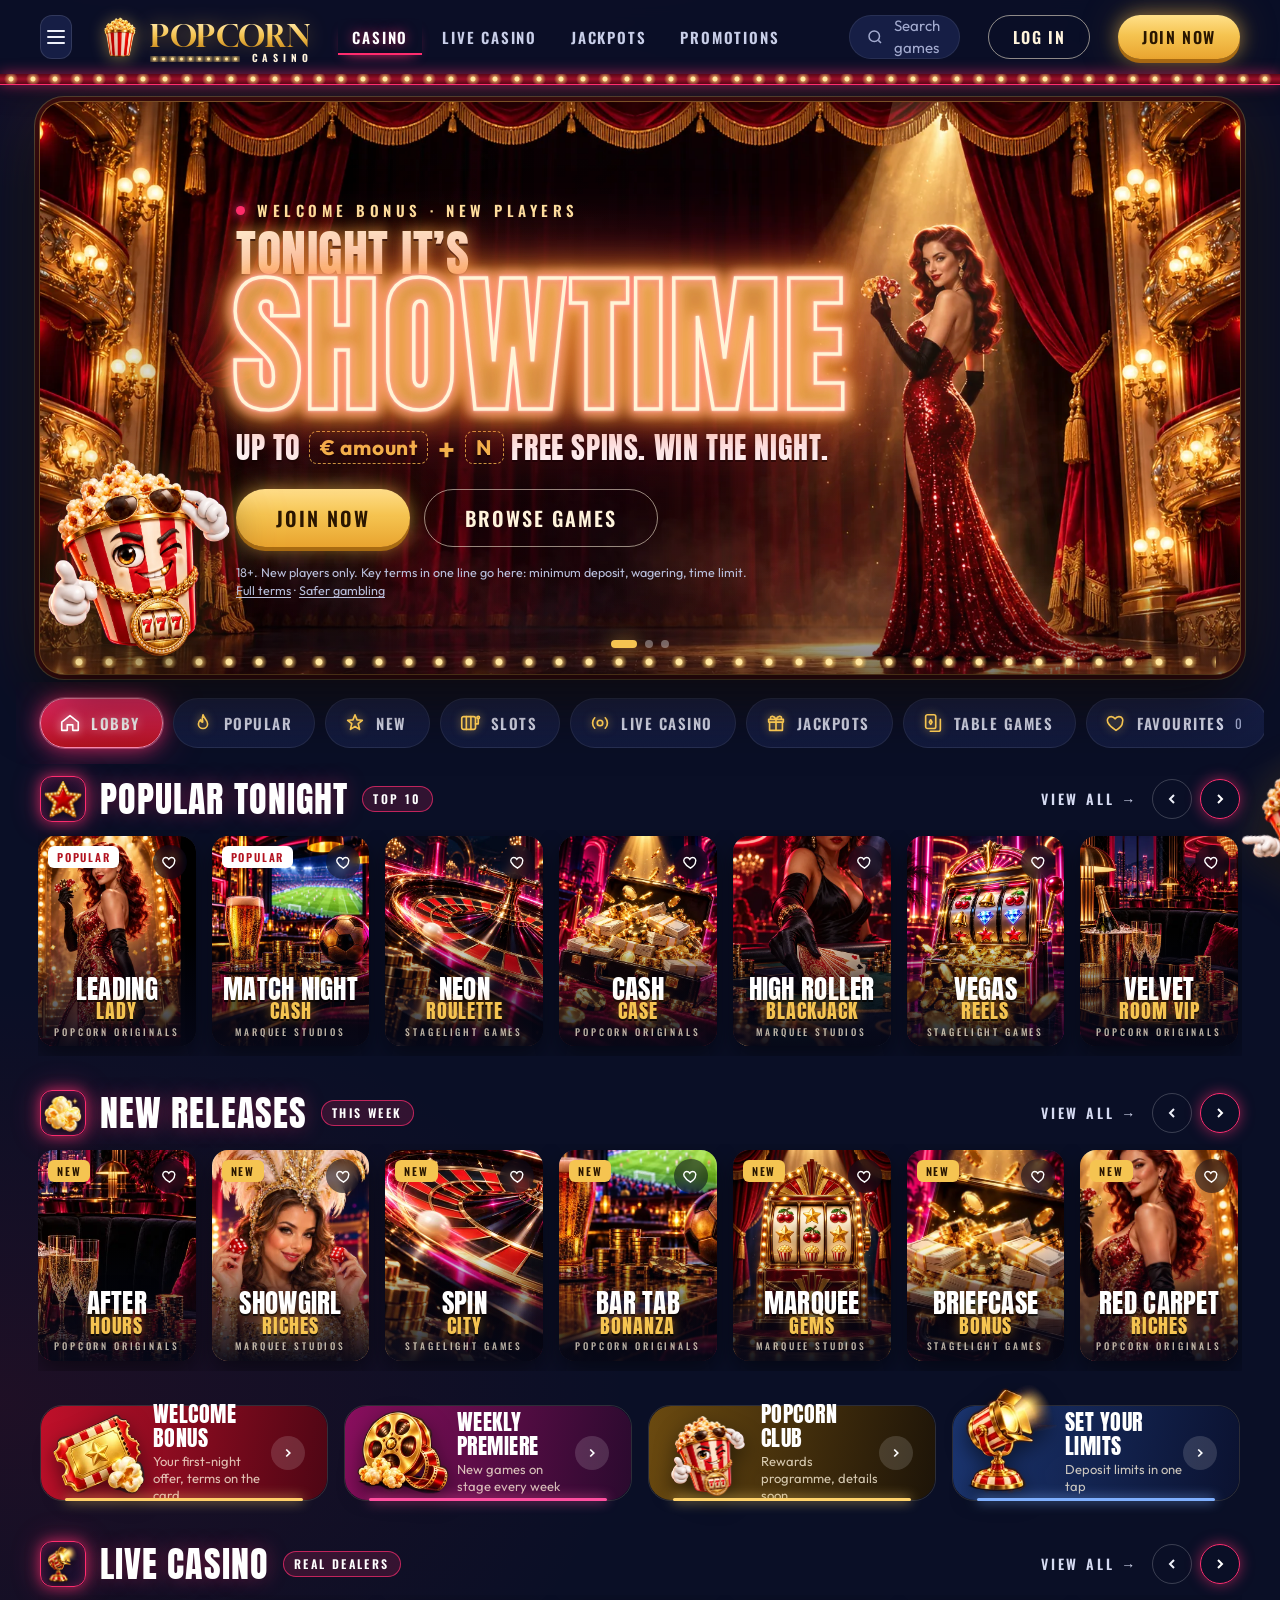
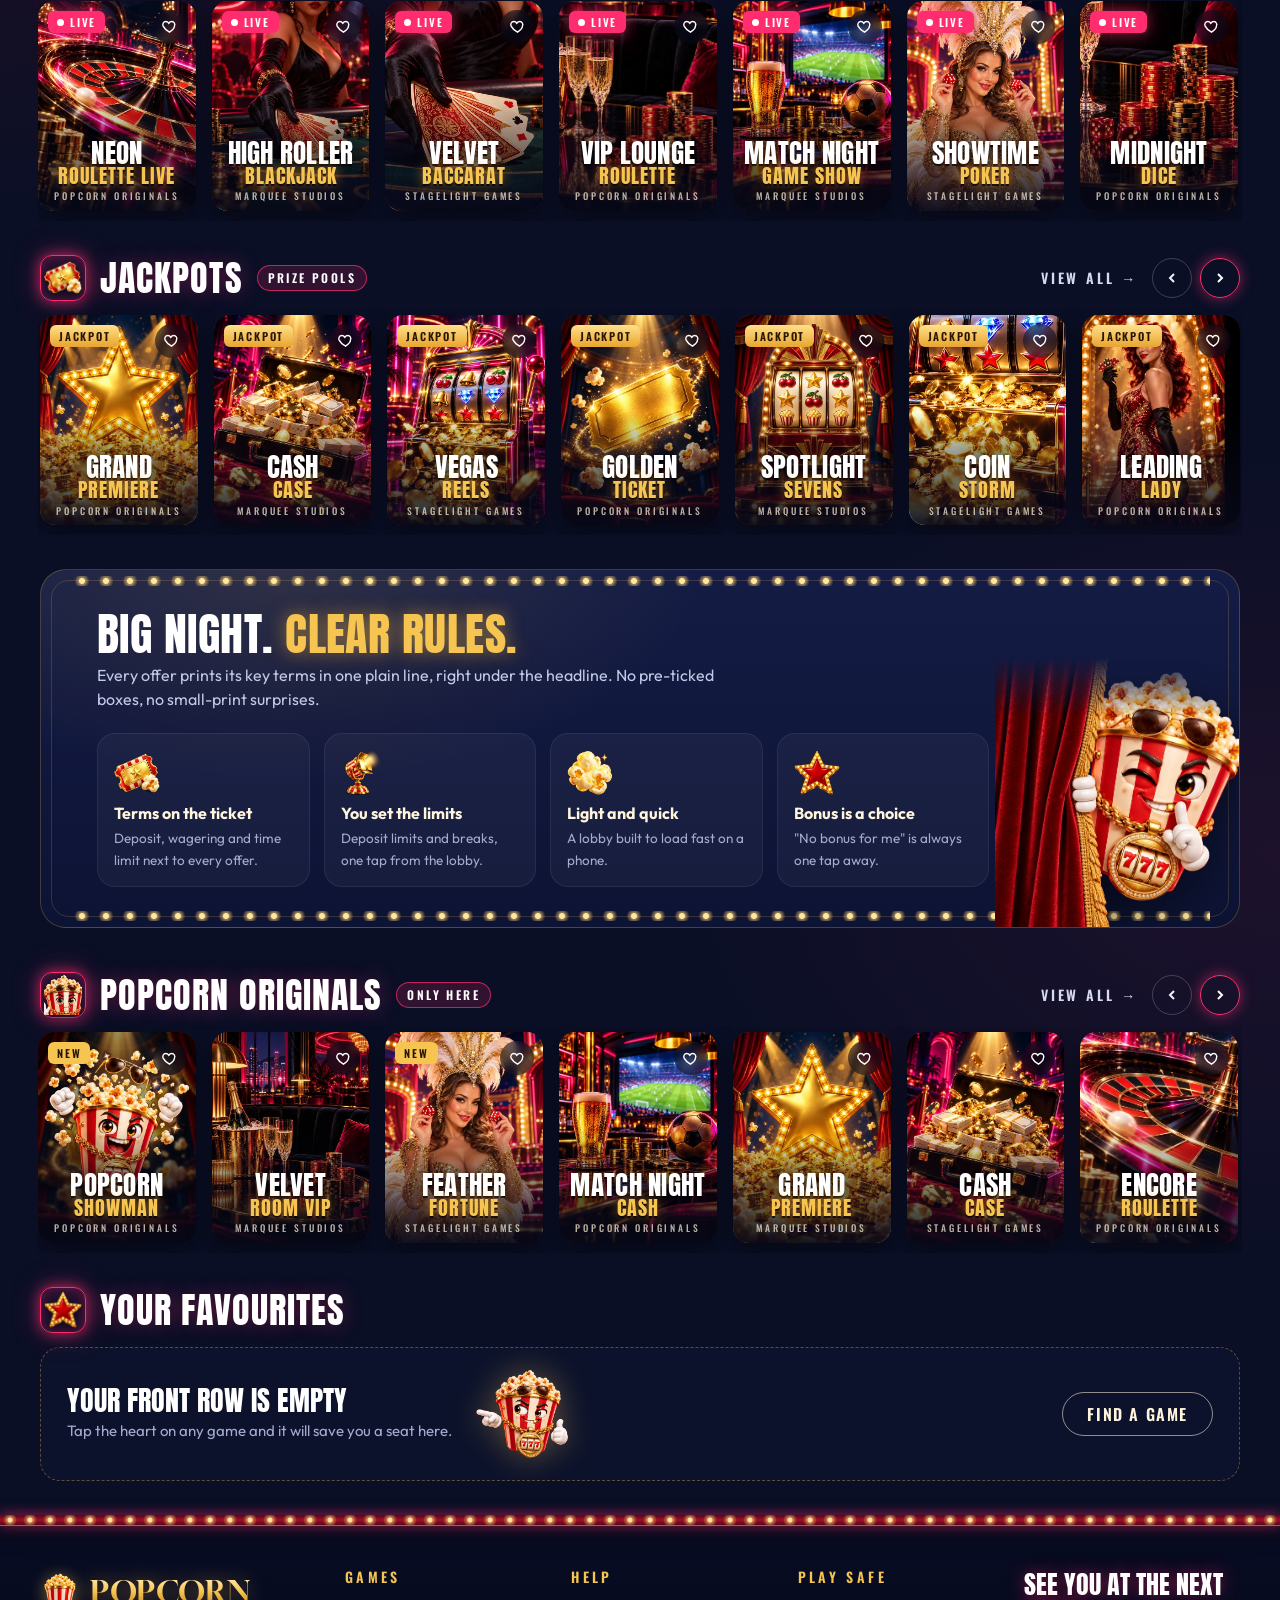
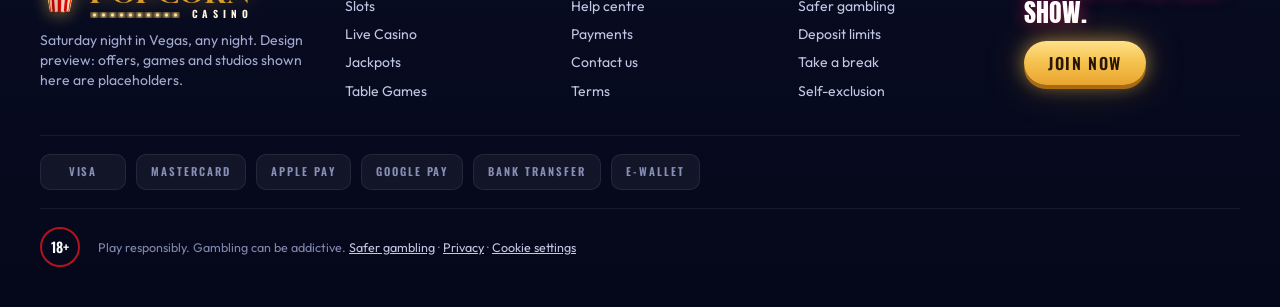
<file: all/opus5b/index.html>
<!doctype html>
<html lang="en">
<head>
<meta charset="utf-8">
<meta name="viewport" content="width=device-width, initial-scale=1, viewport-fit=cover">
<title>Popcorn Casino - It's showtime | Preview</title>
<meta name="description" content="Popcorn Casino preview: a Saturday-night-in-Vegas casino lobby. Design draft, not a live site.">
<link rel="preload" as="image" href="assets/art/hero-stage.webp" media="(min-width: 761px)">
<link rel="preload" as="image" href="assets/art/hero-stage-phone.webp" media="(max-width: 760px)">
<link rel="stylesheet" href="assets/style.css">
</head>
<body>

<!-- Loading state: the host waves while kernels pop -->
<div class="loader" id="loader" aria-hidden="true">
  <div>
    <img class="loader-host" src="assets/mascot/mascot-idle.webp" alt="">
    <span class="pop-row"><img src="assets/icons/kernel.webp" alt=""><img src="assets/icons/kernel.webp" alt=""><img src="assets/icons/kernel.webp" alt=""></span>
    Curtain up&hellip;
  </div>
</div>

<header class="top">
  <div class="wrap">
    <button class="burger" aria-label="Menu"><span></span></button>
    <a class="logo" href="#" aria-label="Popcorn Casino home">
      <img src="assets/icons/bucket.webp" alt="">
      <span class="wordmark"><b>POPCORN</b><i>CASINO</i><span class="bulbs bulbs-mini"></span></span>
    </a>
    <nav class="nav" aria-label="Main">
      <a class="on" href="#">Casino</a><a href="#live">Live Casino</a><a href="#jackpots">Jackpots</a><a href="#promos">Promotions</a>
    </nav>
    <div class="spacer"></div>
    <a class="search" href="#" aria-label="Search games"><svg viewBox="0 0 24 24" fill="none" stroke="currentColor" stroke-width="2"><circle cx="11" cy="11" r="7"/><path d="m20 20-3.5-3.5"/></svg><span>Search games</span></a>
    <a class="pill pill-ghost" href="#">Log in</a>
    <a class="pill pill-gold" href="#">Join now</a>
  </div>
  <div class="velvet-strip"><span class="bulbs"></span></div>
</header>

<main class="wrap">

  <!-- HERO: the grand theatre stage. Curtains, gilded boxes, the leading lady in the spotlight on the right, warm neon marquee type on the left -->
  <section class="hero" aria-label="Welcome offer">
    <div class="stage">
      <span class="footlights bulbs" aria-hidden="true"></span>
      <div class="hero-host mbox m-hero" id="heroHost"><img src="assets/mascot/mascot-hero.webp" alt=""></div>
      <span class="beam b1" aria-hidden="true"></span>
      <div class="sparks" aria-hidden="true">
        <img src="assets/icons/kernel.webp" alt=""><img src="assets/icons/kernel.webp" alt=""><img src="assets/icons/kernel.webp" alt=""><img src="assets/icons/kernel.webp" alt=""><img src="assets/icons/kernel.webp" alt=""><img src="assets/icons/kernel.webp" alt="">
      </div>
      <div class="offer">
        <div class="o-top">
        <div class="eyebrow"><span class="dot"></span>Welcome bonus &middot; new players</div>
        <h1><span class="pre">Tonight it&rsquo;s</span><span class="neon" data-text="SHOWTIME">Showtime</span></h1>
        </div>
        <div class="o-bot">
        <p class="sub">Up to <span class="ph">&euro; amount</span> <span class="plus">+</span> <span class="ph">N</span> free spins. Win the night.</p>
        <div class="ctas">
          <a class="pill pill-gold pill-lg" href="#">Join now</a>
          <a class="pill pill-ghost pill-lg" href="#popular">Browse games</a>
        </div>
        <p class="terms">18+. New players only. Key terms in one line go here: minimum deposit, wagering, time limit. <a href="#">Full terms</a> &middot; <a href="#">Safer gambling</a></p>
        </div>
      </div>
      <div class="hero-dots" aria-hidden="true"><i class="on"></i><i></i><i></i></div>
    </div>
  </section>

  <!-- Category chips: 8 items (study 8 Placement: short category bar) -->
  <nav class="chips" aria-label="Game categories">
    <a class="chip on" href="#"><svg viewBox="0 0 24 24"><path d="M3 11 12 4l9 7v9h-6v-6H9v6H3z"/></svg>Lobby</a>
    <a class="chip" href="#popular"><svg viewBox="0 0 24 24"><path d="M12 3c1 4 5 5.5 5 10a5 5 0 0 1-10 0c0-2.2 1-3.6 2.4-4.8.3 1.8 1.3 2.8 2.3 2.8C11 8.5 11 5.5 12 3z"/></svg>Popular</a>
    <a class="chip" href="#new"><svg viewBox="0 0 24 24"><path d="m12 3 2.2 5.6L20 9l-4.5 3.8L17 19l-5-3.2L7 19l1.5-6.2L4 9l5.8-.4z"/></svg>New</a>
    <a class="chip" href="#"><svg viewBox="0 0 24 24"><rect x="3" y="5" width="15" height="14" rx="2"/><path d="M8 5v14M13 5v14M21 7v6h-3"/><circle cx="21" cy="6" r="1.4"/></svg>Slots</a>
    <a class="chip" href="#live"><svg viewBox="0 0 24 24"><circle cx="12" cy="12" r="3"/><path d="M6.3 6.3a8 8 0 0 0 0 11.4M17.7 6.3a8 8 0 0 1 0 11.4"/></svg>Live Casino</a>
    <a class="chip" href="#jackpots"><svg viewBox="0 0 24 24"><path d="M4 8h16v3H4zM5 11h14v9H5zM12 8v12M12 8c-2-4-6-4-6-1.5S10 8 12 8zm0 0c2-4 6-4 6-1.5S14 8 12 8z"/></svg>Jackpots</a>
    <a class="chip" href="#"><svg viewBox="0 0 24 24"><rect x="4" y="3" width="11" height="15" rx="2"/><path d="M9 21h9a2 2 0 0 0 2-2V8"/><path d="M9.5 8.5 8 11l1.5 2.5L11 11z"/></svg>Table Games</a>
    <a class="chip" href="#favs"><svg viewBox="0 0 24 24"><path d="M12 20s-7-4.4-9-8.6C1.6 8.3 3.5 5 6.8 5c2 0 3.3 1.1 4.2 2.4C11.9 6.1 13.2 5 15.2 5c3.3 0 5.2 3.3 3.8 6.4C19 15.6 12 20 12 20z"/></svg>Favourites <span class="count" id="favCount">0</span></a>
  </nav>

  <div id="rails-top"></div>

  <!-- Promo strip (Martin's wide pills with 3D objects) -->
  <section class="promos" id="promos" aria-label="Promotions">
    <a class="promo" href="#" style="--pbg:linear-gradient(100deg,#c0102a,#4d0614);--pline:#ffcf6a"><img src="assets/icons/ticket.webp" alt=""><span>Welcome Bonus<small>Your first-night offer, terms on the card</small></span><span class="go"><svg viewBox="0 0 24 24" fill="none" stroke="currentColor" stroke-width="3"><path d="m9 6 6 6-6 6"/></svg></span></a>
    <a class="promo" href="#" style="--pbg:linear-gradient(100deg,#8a0f5e,#2a0a2e);--pline:#ff4fa0"><img src="assets/icons/reel.webp" alt=""><span>Weekly Premiere<small>New games on stage every week</small></span><span class="go"><svg viewBox="0 0 24 24" fill="none" stroke="currentColor" stroke-width="3"><path d="m9 6 6 6-6 6"/></svg></span></a>
    <a class="promo" href="#" style="--pbg:linear-gradient(100deg,#6b4a10,#1d1408);--pline:#ffd36b"><img class="host" src="assets/mascot/mascot-hero.webp" alt=""><span>Popcorn Club<small>Rewards programme, details soon</small></span><span class="go"><svg viewBox="0 0 24 24" fill="none" stroke="currentColor" stroke-width="3"><path d="m9 6 6 6-6 6"/></svg></span></a>
    <a class="promo" href="#" style="--pbg:linear-gradient(100deg,#1b3570,#0b1230);--pline:#7fb0ff"><img src="assets/icons/spotlight.webp" alt=""><span>Set your limits<small>Deposit limits in one tap</small></span><span class="go"><svg viewBox="0 0 24 24" fill="none" stroke="currentColor" stroke-width="3"><path d="m9 6 6 6-6 6"/></svg></span></a>
  </section>

  <div id="rails-mid"></div>

  <!-- Trust block (study 8: break up rows with trust blocks) -->
  <section class="encore" aria-label="Why Popcorn">
    <div class="frame"><span class="bulbs t"></span><span class="bulbs b"></span></div>
    <img class="encore-peek" src="assets/mascot/mascot-peek.webp" alt="" loading="lazy">
    <h2>Big night. <em>Clear rules.</em></h2>
    <p class="lead">Every offer prints its key terms in one plain line, right under the headline. No pre-ticked boxes, no small-print surprises.</p>
    <div class="perks">
      <div class="perk"><img src="assets/icons/ticket.webp" alt=""><b>Terms on the ticket</b><span>Deposit, wagering and time limit next to every offer.</span></div>
      <div class="perk"><img src="assets/icons/spotlight.webp" alt=""><b>You set the limits</b><span>Deposit limits and breaks, one tap from the lobby.</span></div>
      <div class="perk"><img src="assets/icons/kernel.webp" alt=""><b>Light and quick</b><span>A lobby built to load fast on a phone.</span></div>
      <div class="perk"><img src="assets/icons/star.webp" alt=""><b>Bonus is a choice</b><span>"No bonus for me" is always one tap away.</span></div>
    </div>
  </section>

  <div id="rails-bottom"></div>

  <!-- Empty state: favourites -->
  <section class="rail" id="favs" aria-label="Your favourites">
    <div class="rail-head"><span class="rail-icon"><img src="assets/icons/star.webp" alt=""></span><h2>Your favourites</h2></div>
    <div class="empty" id="favEmpty">
      <span class="empty-pop"><img src="assets/mascot/mascot-point.webp" alt=""><i></i><i></i><i></i></span>
      <div><b>Your front row is empty</b><span>Tap the heart on any game and it will save you a seat here.</span></div>
      <a class="pill pill-ghost" href="#popular">Find a game</a>
    </div>
  </section>
</main>

<footer>
  <div class="velvet-strip"><span class="bulbs"></span></div>
  <div class="wrap">
    <div class="foot">
      <div class="brand">
        <a class="logo" href="#"><img src="assets/icons/bucket.webp" alt=""><span class="wordmark"><b>POPCORN</b><i>CASINO</i><span class="bulbs bulbs-mini"></span></span></a>
        <p>Saturday night in Vegas, any night. Design preview: offers, games and studios shown here are placeholders.</p>
      </div>
      <div><h4>Games</h4><ul><li><a href="#">Slots</a></li><li><a href="#">Live Casino</a></li><li><a href="#">Jackpots</a></li><li><a href="#">Table Games</a></li></ul></div>
      <div><h4>Help</h4><ul><li><a href="#">Help centre</a></li><li><a href="#">Payments</a></li><li><a href="#">Contact us</a></li><li><a href="#">Terms</a></li></ul></div>
      <div><h4>Play safe</h4><ul><li><a href="#">Safer gambling</a></li><li><a href="#">Deposit limits</a></li><li><a href="#">Take a break</a></li><li><a href="#">Self-exclusion</a></li></ul></div>
      <div class="bye"><q>See you at the next show.</q><a class="pill pill-gold" href="#">Join now</a></div>
    </div>
    <div class="payrow" aria-label="Payment methods (placeholders)"><span>Visa</span><span>Mastercard</span><span>Apple Pay</span><span>Google Pay</span><span>Bank transfer</span><span>E-wallet</span></div>
    <div class="legal"><span class="age">18+</span><span>Play responsibly. Gambling can be addictive. <a href="#">Safer gambling</a> &middot; <a href="#">Privacy</a> &middot; <a href="#">Cookie settings</a></span>
      <!-- Licence text intentionally left out for now (Eli, 22 Oct). --></div>
  </div>
</footer>

<nav class="tabbar" aria-label="Phone navigation">
  <a class="on" href="#"><svg viewBox="0 0 24 24"><path d="M3 11 12 4l9 7v9h-6v-6H9v6H3z"/></svg>Lobby</a>
  <a href="#"><svg viewBox="0 0 24 24"><circle cx="11" cy="11" r="7"/><path d="m20 20-3.5-3.5"/></svg>Search</a>
  <a class="mid" href="#"><span><img src="assets/icons/bucket.webp" alt=""></span>Join</a>
  <a href="#promos"><svg viewBox="0 0 24 24"><path d="M3 8h18v4a2 2 0 0 0 0 4v4H3v-4a2 2 0 0 0 0-4z"/><path d="M14 8v12" stroke-dasharray="2 2"/></svg>Promos</a>
  <a href="#"><svg viewBox="0 0 24 24"><path d="M4 7h16M4 12h16M4 17h16"/></svg>Menu</a>
</nav>

<!-- The host: a small popcorn companion that stays with you (bottom-right, above the phone tab bar) -->
<aside class="buddy" id="buddy" aria-label="Popcorn host">
  <p class="buddy-bubble" id="buddyBubble" role="status" aria-live="polite"></p>
  <button class="buddy-min" id="buddyMin" aria-label="Hide the popcorn host"><svg viewBox="0 0 24 24" fill="none" stroke="currentColor" stroke-width="3"><path d="M6 12h12"/></svg></button>
  <div class="buddy-body" id="buddyBody">
    <div class="buddy-bob">
      <span class="pose idle on mbox m-idle"><img src="assets/mascot/mascot-idle.webp" alt=""></span>
      <span class="pose wink mbox m-hero"><img src="assets/mascot/mascot-hero.webp" alt=""></span>
      <span class="pose cheer mbox m-cheer"><img src="assets/mascot/mascot-cheer.webp" alt=""></span>
      <span class="pose point mbox m-point"><img src="assets/mascot/mascot-point.webp" alt=""></span>
      <span class="lid l"></span><span class="lid r"></span>
      <span class="hit" aria-hidden="true"></span>
      <span class="burst" aria-hidden="true"><i></i><i></i><i></i><i></i><i></i><i></i><i></i></span>
    </div>
  </div>
  <button class="buddy-chip" id="buddyChip" aria-label="Bring back the popcorn host"><img src="assets/mascot/head.webp" alt=""></button>
</aside>

<script src="assets/app.js"></script>
</body>
</html>
</file>
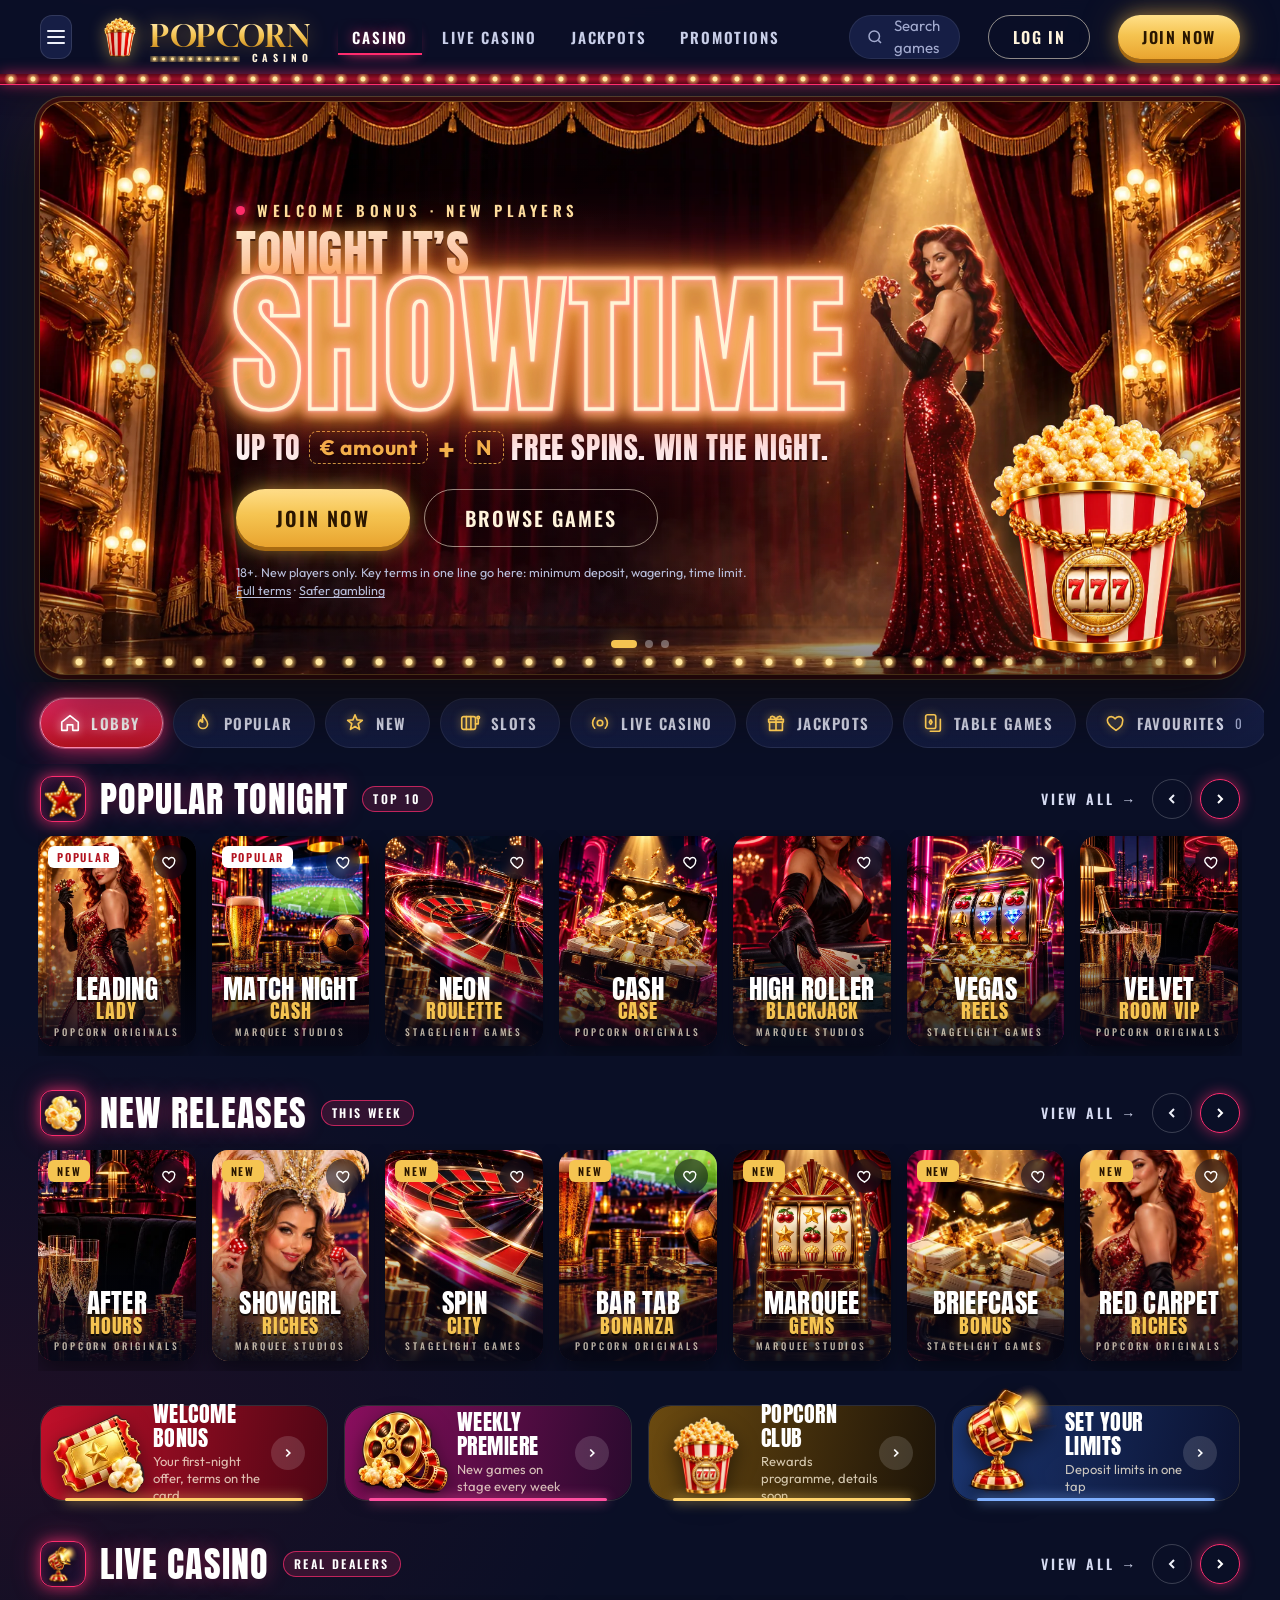
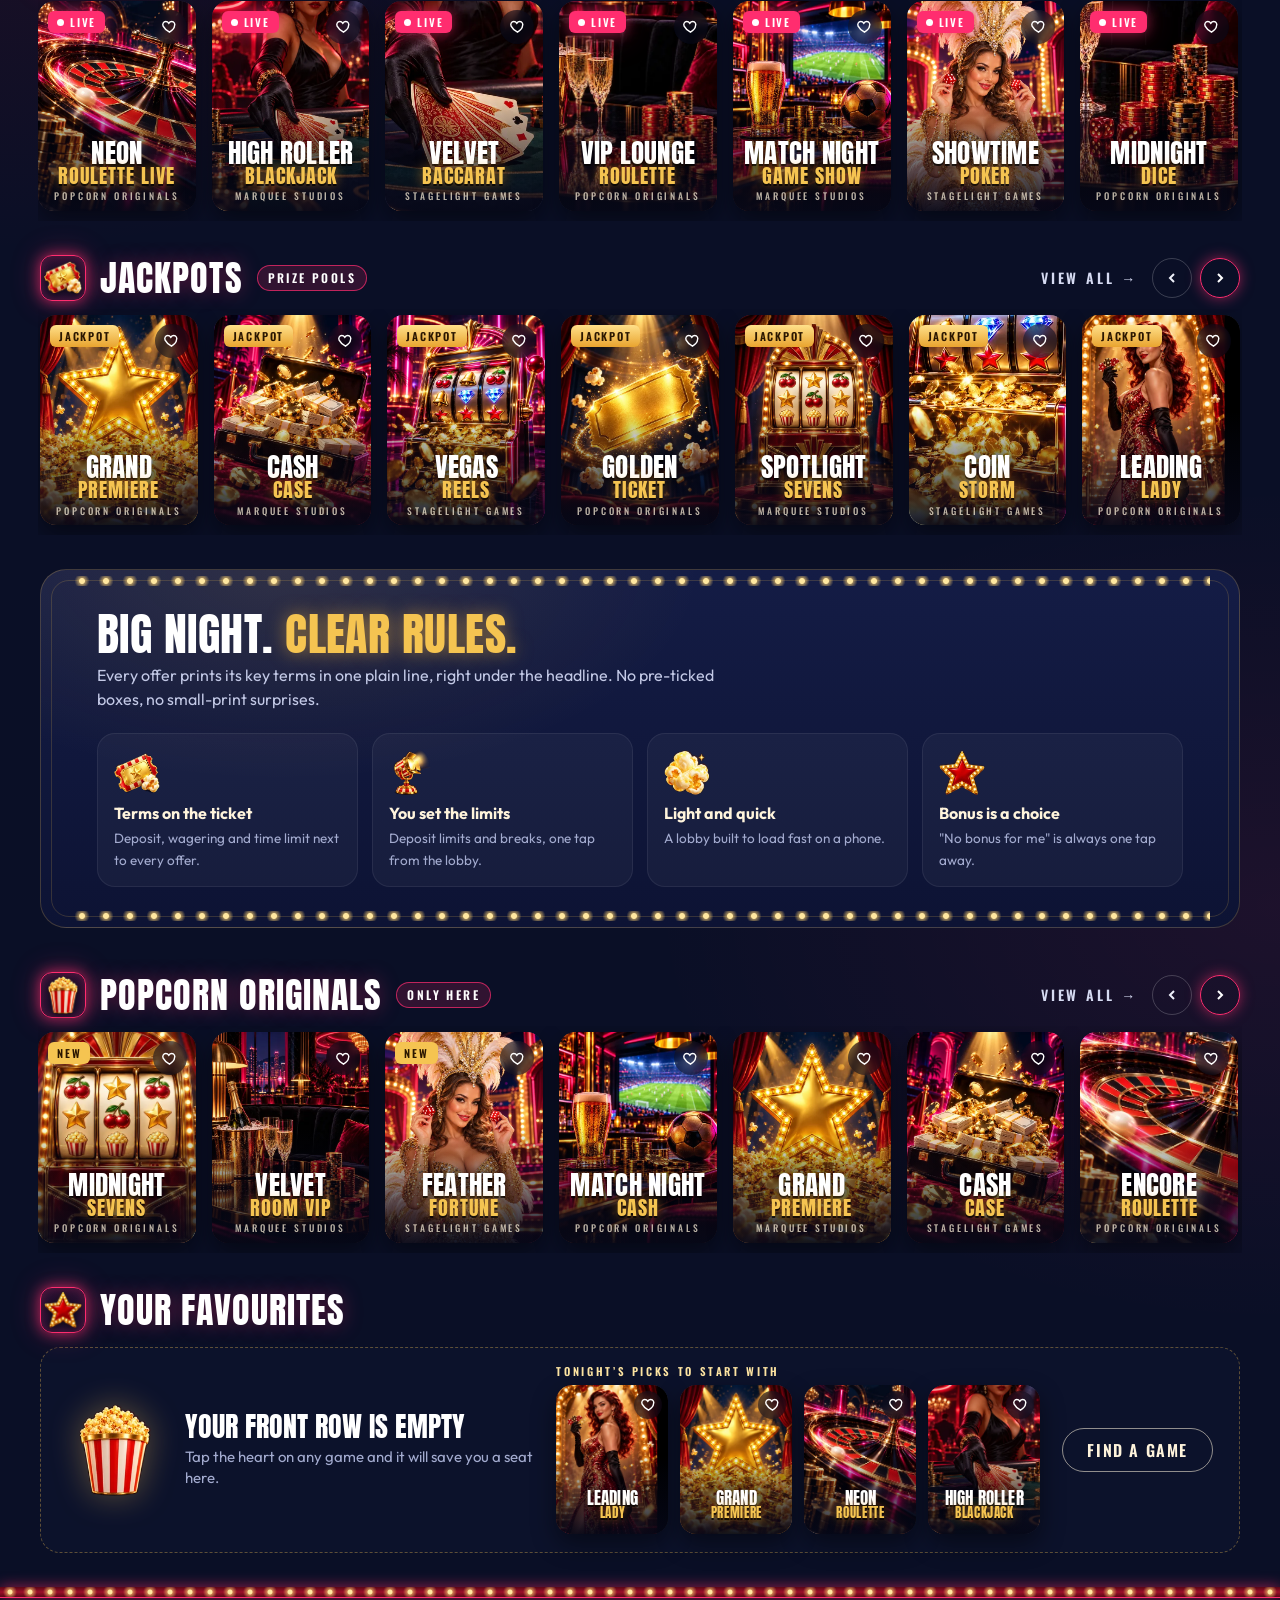
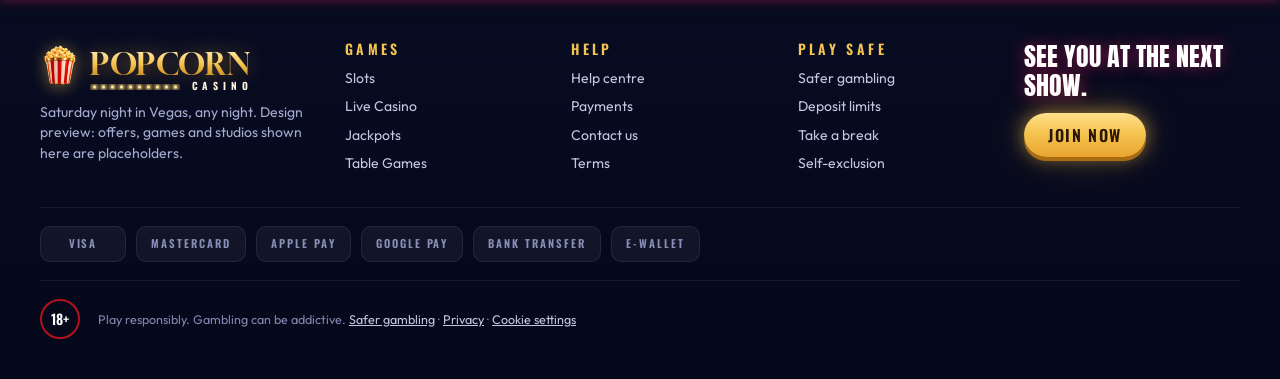
<file: all/opus6/index.html>
<!doctype html>
<html lang="en">
<head>
<meta charset="utf-8">
<meta name="viewport" content="width=device-width, initial-scale=1, viewport-fit=cover">
<title>Popcorn Casino - It's showtime | Preview</title>
<meta name="description" content="Popcorn Casino preview: a Saturday-night-in-Vegas casino lobby. Design draft, not a live site.">
<link rel="preload" as="image" href="assets/art/hero-stage.webp" media="(min-width: 761px)">
<link rel="preload" as="image" href="assets/art/hero-stage-phone.webp" media="(max-width: 760px)">
<link rel="stylesheet" href="assets/style.css">
</head>
<body>

<!-- Loading state: the 777 popcorn bucket bobs while kernels pop -->
<div class="loader" id="loader" aria-hidden="true">
  <div>
    <img class="loader-host" src="assets/bucket/bucket-777.webp" alt="">
    <span class="pop-row"><img src="assets/icons/kernel.webp" alt=""><img src="assets/icons/kernel.webp" alt=""><img src="assets/icons/kernel.webp" alt=""></span>
    Curtain up&hellip;
  </div>
</div>

<header class="top">
  <div class="wrap">
    <button class="burger" aria-label="Menu"><span></span></button>
    <a class="logo" href="#" aria-label="Popcorn Casino home">
      <img src="assets/icons/bucket.webp" alt="">
      <span class="wordmark"><b>POPCORN</b><i>CASINO</i><span class="bulbs bulbs-mini"></span></span>
    </a>
    <nav class="nav" aria-label="Main">
      <a class="on" href="#">Casino</a><a href="#live">Live Casino</a><a href="#jackpots">Jackpots</a><a href="#promos">Promotions</a>
    </nav>
    <div class="spacer"></div>
    <a class="search" href="#" aria-label="Search games"><svg viewBox="0 0 24 24" fill="none" stroke="currentColor" stroke-width="2"><circle cx="11" cy="11" r="7"/><path d="m20 20-3.5-3.5"/></svg><span>Search games</span></a>
    <a class="pill pill-ghost" href="#">Log in</a>
    <a class="pill pill-gold" href="#">Join now</a>
  </div>
  <div class="velvet-strip"><span class="bulbs"></span></div>
</header>

<main class="wrap">

  <!-- HERO: the grand theatre stage. Curtains, gilded boxes, the leading lady in the spotlight on the right, warm neon marquee type on the left -->
  <section class="hero" aria-label="Welcome offer">
    <div class="stage">
      <span class="footlights bulbs" aria-hidden="true"></span>
      <!-- the popcorn bucket (an object, no face) with the gold chain: its 777 medallion spins and lands, kernels pop gently off the pile -->
      <div class="hero-host mbox m-bucket" id="heroHost"><img src="assets/bucket/bucket-777.webp" alt=""></div>
      <span class="beam b1" aria-hidden="true"></span>
      <div class="sparks" aria-hidden="true">
        <img src="assets/icons/kernel.webp" alt=""><img src="assets/icons/kernel.webp" alt=""><img src="assets/icons/kernel.webp" alt=""><img src="assets/icons/kernel.webp" alt=""><img src="assets/icons/kernel.webp" alt=""><img src="assets/icons/kernel.webp" alt="">
      </div>
      <div class="offer">
        <div class="o-top">
        <div class="eyebrow"><span class="dot"></span>Welcome bonus &middot; new players</div>
        <h1><span class="pre">Tonight it&rsquo;s</span><span class="neon" data-text="SHOWTIME">Showtime</span></h1>
        </div>
        <div class="o-bot">
        <p class="sub">Up to <span class="ph">&euro; amount</span> <span class="plus">+</span> <span class="ph">N</span> free spins. Win the night.</p>
        <div class="ctas">
          <a class="pill pill-gold pill-lg" href="#">Join now</a>
          <a class="pill pill-ghost pill-lg" href="#popular">Browse games</a>
        </div>
        <p class="terms">18+. New players only. Key terms in one line go here: minimum deposit, wagering, time limit. <a href="#">Full terms</a> &middot; <a href="#">Safer gambling</a></p>
        </div>
      </div>
      <div class="hero-dots" aria-hidden="true"><i class="on"></i><i></i><i></i></div>
    </div>
  </section>

  <!-- Category chips: 8 items (study 8 Placement: short category bar) -->
  <nav class="chips" aria-label="Game categories">
    <a class="chip on" href="#"><svg viewBox="0 0 24 24"><path d="M3 11 12 4l9 7v9h-6v-6H9v6H3z"/></svg>Lobby</a>
    <a class="chip" href="#popular"><svg viewBox="0 0 24 24"><path d="M12 3c1 4 5 5.5 5 10a5 5 0 0 1-10 0c0-2.2 1-3.6 2.4-4.8.3 1.8 1.3 2.8 2.3 2.8C11 8.5 11 5.5 12 3z"/></svg>Popular</a>
    <a class="chip" href="#new"><svg viewBox="0 0 24 24"><path d="m12 3 2.2 5.6L20 9l-4.5 3.8L17 19l-5-3.2L7 19l1.5-6.2L4 9l5.8-.4z"/></svg>New</a>
    <a class="chip" href="#"><svg viewBox="0 0 24 24"><rect x="3" y="5" width="15" height="14" rx="2"/><path d="M8 5v14M13 5v14M21 7v6h-3"/><circle cx="21" cy="6" r="1.4"/></svg>Slots</a>
    <a class="chip" href="#live"><svg viewBox="0 0 24 24"><circle cx="12" cy="12" r="3"/><path d="M6.3 6.3a8 8 0 0 0 0 11.4M17.7 6.3a8 8 0 0 1 0 11.4"/></svg>Live Casino</a>
    <a class="chip" href="#jackpots"><svg viewBox="0 0 24 24"><path d="M4 8h16v3H4zM5 11h14v9H5zM12 8v12M12 8c-2-4-6-4-6-1.5S10 8 12 8zm0 0c2-4 6-4 6-1.5S14 8 12 8z"/></svg>Jackpots</a>
    <a class="chip" href="#"><svg viewBox="0 0 24 24"><rect x="4" y="3" width="11" height="15" rx="2"/><path d="M9 21h9a2 2 0 0 0 2-2V8"/><path d="M9.5 8.5 8 11l1.5 2.5L11 11z"/></svg>Table Games</a>
    <a class="chip" href="#favs"><svg viewBox="0 0 24 24"><path d="M12 20s-7-4.4-9-8.6C1.6 8.3 3.5 5 6.8 5c2 0 3.3 1.1 4.2 2.4C11.9 6.1 13.2 5 15.2 5c3.3 0 5.2 3.3 3.8 6.4C19 15.6 12 20 12 20z"/></svg>Favourites <span class="count" id="favCount">0</span></a>
  </nav>

  <div id="rails-top"></div>

  <!-- Promo strip (Martin's wide pills with 3D objects) -->
  <section class="promos" id="promos" aria-label="Promotions">
    <a class="promo" href="#" style="--pbg:linear-gradient(100deg,#c0102a,#4d0614);--pline:#ffcf6a"><img src="assets/icons/ticket.webp" alt=""><span>Welcome Bonus<small>Your first-night offer, terms on the card</small></span><span class="go"><svg viewBox="0 0 24 24" fill="none" stroke="currentColor" stroke-width="3"><path d="m9 6 6 6-6 6"/></svg></span></a>
    <a class="promo" href="#" style="--pbg:linear-gradient(100deg,#8a0f5e,#2a0a2e);--pline:#ff4fa0"><img src="assets/icons/reel.webp" alt=""><span>Weekly Premiere<small>New games on stage every week</small></span><span class="go"><svg viewBox="0 0 24 24" fill="none" stroke="currentColor" stroke-width="3"><path d="m9 6 6 6-6 6"/></svg></span></a>
    <a class="promo" href="#" style="--pbg:linear-gradient(100deg,#6b4a10,#1d1408);--pline:#ffd36b"><img class="host" src="assets/bucket/bucket-777.webp" alt=""><span>Popcorn Club<small>Rewards programme, details soon</small></span><span class="go"><svg viewBox="0 0 24 24" fill="none" stroke="currentColor" stroke-width="3"><path d="m9 6 6 6-6 6"/></svg></span></a>
    <a class="promo" href="#" style="--pbg:linear-gradient(100deg,#1b3570,#0b1230);--pline:#7fb0ff"><img src="assets/icons/spotlight.webp" alt=""><span>Set your limits<small>Deposit limits in one tap</small></span><span class="go"><svg viewBox="0 0 24 24" fill="none" stroke="currentColor" stroke-width="3"><path d="m9 6 6 6-6 6"/></svg></span></a>
  </section>

  <div id="rails-mid"></div>

  <!-- Trust block (study 8: break up rows with trust blocks) -->
  <section class="encore" aria-label="Why Popcorn">
    <div class="frame"><span class="bulbs t"></span><span class="bulbs b"></span></div>
    <h2>Big night. <em>Clear rules.</em></h2>
    <p class="lead">Every offer prints its key terms in one plain line, right under the headline. No pre-ticked boxes, no small-print surprises.</p>
    <div class="perks">
      <div class="perk"><img src="assets/icons/ticket.webp" alt=""><b>Terms on the ticket</b><span>Deposit, wagering and time limit next to every offer.</span></div>
      <div class="perk"><img src="assets/icons/spotlight.webp" alt=""><b>You set the limits</b><span>Deposit limits and breaks, one tap from the lobby.</span></div>
      <div class="perk"><img src="assets/icons/kernel.webp" alt=""><b>Light and quick</b><span>A lobby built to load fast on a phone.</span></div>
      <div class="perk"><img src="assets/icons/star.webp" alt=""><b>Bonus is a choice</b><span>"No bonus for me" is always one tap away.</span></div>
    </div>
  </section>

  <div id="rails-bottom"></div>

  <!-- Empty state: favourites -->
  <section class="rail" id="favs" aria-label="Your favourites">
    <div class="rail-head"><span class="rail-icon"><img src="assets/icons/star.webp" alt=""></span><h2>Your favourites</h2></div>
    <div class="empty" id="favEmpty">
      <span class="empty-pop"><img src="assets/icons/bucket.webp" alt=""><i></i><i></i><i></i></span>
      <div><b>Your front row is empty</b><span>Tap the heart on any game and it will save you a seat here.</span></div>
      <div class="picks-wrap"><small>Tonight&rsquo;s picks to start with</small><div class="picks" id="favPicks"></div></div>
      <a class="pill pill-ghost" href="#popular">Find a game</a>
    </div>
  </section>
</main>

<footer>
  <div class="velvet-strip"><span class="bulbs"></span></div>
  <div class="wrap">
    <div class="foot">
      <div class="brand">
        <a class="logo" href="#"><img src="assets/icons/bucket.webp" alt=""><span class="wordmark"><b>POPCORN</b><i>CASINO</i><span class="bulbs bulbs-mini"></span></span></a>
        <p>Saturday night in Vegas, any night. Design preview: offers, games and studios shown here are placeholders.</p>
      </div>
      <div><h4>Games</h4><ul><li><a href="#">Slots</a></li><li><a href="#">Live Casino</a></li><li><a href="#">Jackpots</a></li><li><a href="#">Table Games</a></li></ul></div>
      <div><h4>Help</h4><ul><li><a href="#">Help centre</a></li><li><a href="#">Payments</a></li><li><a href="#">Contact us</a></li><li><a href="#">Terms</a></li></ul></div>
      <div><h4>Play safe</h4><ul><li><a href="#">Safer gambling</a></li><li><a href="#">Deposit limits</a></li><li><a href="#">Take a break</a></li><li><a href="#">Self-exclusion</a></li></ul></div>
      <div class="bye"><q>See you at the next show.</q><a class="pill pill-gold" href="#">Join now</a></div>
    </div>
    <div class="payrow" aria-label="Payment methods (placeholders)"><span>Visa</span><span>Mastercard</span><span>Apple Pay</span><span>Google Pay</span><span>Bank transfer</span><span>E-wallet</span></div>
    <div class="legal"><span class="age">18+</span><span>Play responsibly. Gambling can be addictive. <a href="#">Safer gambling</a> &middot; <a href="#">Privacy</a> &middot; <a href="#">Cookie settings</a></span>
      <!-- Licence text intentionally left out for now (Eli, 22 Oct). --></div>
  </div>
</footer>

<nav class="tabbar" aria-label="Phone navigation">
  <a class="on" href="#"><svg viewBox="0 0 24 24"><path d="M3 11 12 4l9 7v9h-6v-6H9v6H3z"/></svg>Lobby</a>
  <a href="#"><svg viewBox="0 0 24 24"><circle cx="11" cy="11" r="7"/><path d="m20 20-3.5-3.5"/></svg>Search</a>
  <a class="mid" href="#"><span><img src="assets/icons/bucket.webp" alt=""></span>Join</a>
  <a href="#promos"><svg viewBox="0 0 24 24"><path d="M3 8h18v4a2 2 0 0 0 0 4v4H3v-4a2 2 0 0 0 0-4z"/><path d="M14 8v12" stroke-dasharray="2 2"/></svg>Promos</a>
  <a href="#"><svg viewBox="0 0 24 24"><path d="M4 7h16M4 12h16M4 17h16"/></svg>Menu</a>
</nav>


<script src="assets/app.js"></script>
</body>
</html>
</file>
<file: assets/style.css>
@font-face {
  font-family: "Gloock";
  src: url(fonts/Gloock-Regular.woff2) format("woff2");
  font-display: swap;
}
@font-face {
  font-family: "Anton";
  src: url(fonts/Anton-Regular.woff2) format("woff2");
  font-display: swap;
}
@font-face {
  font-family: "Oswald";
  src: url(fonts/Oswald-Variable.woff2) format("woff2");
  font-weight: 200 700;
  font-display: swap;
}
@font-face {
  font-family: "Outfit";
  src: url(fonts/Outfit-Regular.woff2) format("woff2");
  font-weight: 400;
  font-display: swap;
}
@font-face {
  font-family: "Outfit";
  src: url(fonts/Outfit-Bold.woff2) format("woff2");
  font-weight: 700;
  font-display: swap;
}
:root {
  --navy-950: #070b1d;
  --navy-900: #0a0f26;
  --navy: #0e1430;
  --navy-700: #161e45;
  --navy-600: #1f2a5c;
  --velvet: #b3121f;
  --velvet-dark: #6e0912;
  --gold: #f5c451;
  --gold-hi: #ffe6a3;
  --gold-deep: #c98a1e;
  --cream: #fff4dc;
  --text: #eef0fa;
  --muted: #a3abcf;
  --bulb: #ffe7a0;
  --radius-card: 16px;
  --radius-pill: 999px;
  --glow-gold: 0 0 18px rgba(245, 196, 81, .55), 0 0 42px rgba(245, 160, 40, .25);
  --neon: #ff2d6f;
  --neon-hi: #ff8fb5;
  --glow-neon: 0 0 14px rgba(255, 45, 111, .55), 0 0 36px rgba(255, 45, 111, .28);
  --logo:
    "Gloock",
    "Bodoni MT",
    Georgia,
    serif;
  --display:
    "Anton",
    "Impact",
    "Arial Narrow",
    sans-serif;
  --condensed:
    "Oswald",
    "Arial Narrow",
    sans-serif;
  --body:
    "Outfit",
    "Segoe UI",
    system-ui,
    sans-serif;
  --wrap: 1360px;
}
* {
  box-sizing: border-box;
}
html {
  scroll-behavior: smooth;
}
body {
  margin: 0;
  background: var(--navy-900);
  color: var(--text);
  font: 400 15px/1.45 var(--body);
  background-image:
    radial-gradient(
      1200px 500px at 30% -120px,
      rgba(255, 45, 111, .12),
      transparent 70%),
    radial-gradient(
      900px 600px at 0% 40%,
      rgba(179, 18, 31, .12),
      transparent 70%),
    radial-gradient(
      900px 600px at 100% 70%,
      rgba(255, 45, 111, .08),
      transparent 70%);
}
img {
  display: block;
  max-width: 100%;
}
a {
  color: inherit;
  text-decoration: none;
}
button {
  font: inherit;
  color: inherit;
  cursor: pointer;
  border: 0;
  background: none;
}
.wrap {
  max-width: var(--wrap);
  margin: 0 auto;
  padding: 0 40px;
}
.sr {
  position: absolute;
  width: 1px;
  height: 1px;
  overflow: hidden;
  clip: rect(0 0 0 0);
}
.bulbs {
  --gap: 22px;
  --size: 7px;
  background:
    radial-gradient(
      circle,
      var(--bulb) 0 calc(var(--size) / 2 - 1px),
      rgba(255, 210, 110, .55) calc(var(--size) / 2),
      transparent calc(var(--size) / 2 + 4px)) 0 50% / var(--gap) 100% repeat-x;
  animation: chase 1.2s steps(2) infinite;
}
@keyframes chase {
  to {
    background-position: var(--gap) 50%;
  }
}
.top {
  position: sticky;
  top: 0;
  z-index: 50;
  background: rgba(10, 15, 38, .92);
  backdrop-filter: blur(10px);
}
.top .wrap {
  display: flex;
  align-items: center;
  gap: 28px;
  height: 74px;
}
.burger {
  width: 44px;
  height: 44px;
  border-radius: 12px;
  border: 1px solid rgba(255, 255, 255, .12);
  display: grid;
  place-items: center;
  background: var(--navy-700);
}
.burger span,
.burger span::before,
.burger span::after {
  display: block;
  width: 18px;
  height: 2px;
  background: var(--text);
  border-radius: 2px;
  position: relative;
}
.burger span::before,
.burger span::after {
  content: "";
  position: absolute;
  left: 0;
}
.burger span::before {
  top: -6px;
}
.burger span::after {
  top: 6px;
}
.logo {
  display: flex;
  align-items: center;
  gap: 10px;
  flex: none;
}
.logo img {
  width: 40px;
  height: 40px;
  object-fit: contain;
  filter: drop-shadow(0 2px 8px rgba(245, 196, 81, .45));
  transform-origin: 50% 90%;
}
.logo:hover img {
  animation: hop .6s ease;
}
.wordmark {
  position: relative;
  line-height: 1;
  padding: 6px 0 9px;
}
.wordmark b {
  font: 400 31px/1 var(--logo);
  letter-spacing: .02em;
  display: block;
  background:
    linear-gradient(
      180deg,
      var(--gold-hi) 10%,
      var(--gold) 50%,
      var(--gold-deep) 95%);
  -webkit-background-clip: text;
  background-clip: text;
  color: transparent;
  filter: drop-shadow(0 0 10px rgba(245, 180, 60, .45));
}
.wordmark i {
  font: 700 10px/1 var(--condensed);
  letter-spacing: .48em;
  color: var(--cream);
  position: absolute;
  right: -2px;
  bottom: -3px;
  font-style: normal;
}
.wordmark .bulbs-mini {
  position: absolute;
  left: 0;
  right: 70px;
  bottom: -2px;
  height: 6px;
  --gap: 9px;
  --size: 4px;
}
.nav {
  display: flex;
  gap: 6px;
  font: 600 15px/1 var(--condensed);
  letter-spacing: .12em;
  text-transform: uppercase;
}
.nav a {
  white-space: nowrap;
  padding: 10px 14px;
  border-radius: var(--radius-pill);
  color: #c9cfe9;
  transition: color .2s, background .2s;
}
.nav a:hover {
  color: var(--gold);
  background: rgba(245, 196, 81, .08);
}
.nav a.on {
  color: #fff;
  box-shadow: inset 0 -2px 0 var(--neon), 0 6px 14px -8px var(--neon);
  border-radius: 0;
  text-shadow: 0 0 12px rgba(255, 45, 111, .7);
}
.spacer {
  flex: 1;
}
.search {
  display: flex;
  align-items: center;
  gap: 10px;
  width: 260px;
  height: 44px;
  padding: 0 16px;
  border-radius: var(--radius-pill);
  background: var(--navy-700);
  border: 1px solid rgba(255, 255, 255, .08);
  color: var(--muted);
}
.search svg {
  width: 18px;
  height: 18px;
  flex: none;
}
.pill {
  display: inline-flex;
  align-items: center;
  justify-content: center;
  gap: 8px;
  height: 44px;
  padding: 0 24px;
  border-radius: var(--radius-pill);
  font: 600 16px/1 var(--condensed);
  letter-spacing: .1em;
  text-transform: uppercase;
  white-space: nowrap;
  transition:
    transform .15s,
    box-shadow .2s,
    background .2s;
}
.pill:active {
  transform: translateY(1px) scale(.98);
}
.pill-ghost {
  border: 1.5px solid rgba(255, 244, 220, .55);
  color: var(--cream);
}
.pill-ghost:hover {
  border-color: var(--gold);
  color: var(--gold);
}
.pill-gold {
  color: #2a1600;
  background:
    linear-gradient(
      180deg,
      #ffe08a,
      var(--gold) 45%,
      #e9a42f);
  box-shadow: 0 4px 0 #a86b12, var(--glow-gold);
}
.pill-gold:hover {
  box-shadow:
    0 4px 0 #a86b12,
    0 0 26px rgba(245, 196, 81, .8),
    0 0 60px rgba(245, 160, 40, .35);
  transform: translateY(-1px);
}
.pill-lg {
  height: 58px;
  padding: 0 40px;
  font-size: 20px;
}
.velvet-strip {
  height: 10px;
  background:
    linear-gradient(
      180deg,
      #5a0716,
      #9c0f2a 50%,
      #5a0716);
  box-shadow:
    0 1px 0 var(--neon),
    0 0 14px rgba(255, 45, 111, .65),
    0 8px 22px rgba(0, 0, 0, .45);
  position: relative;
}
.velvet-strip .bulbs {
  position: absolute;
  inset: 0;
  --gap: 22px;
  --size: 6px;
}
.hero {
  margin-top: 18px;
}
.stage {
  position: relative;
  height: 572px;
  border-radius: 24px;
  overflow: hidden;
  isolation: isolate;
  background: #12060a url(art/hero-stage.webp) 50% 0 / cover no-repeat;
  box-shadow:
    0 30px 60px rgba(0, 0, 0, .6),
    0 0 0 1px rgba(245, 196, 81, .45),
    0 0 0 5px rgba(60, 8, 14, .9),
    0 0 0 6px rgba(245, 196, 81, .3),
    0 0 80px rgba(255, 150, 40, .14);
}
.stage::before {
  content: "";
  position: absolute;
  inset: 0;
  z-index: 0;
  pointer-events: none;
  background:
    radial-gradient(
      520px 330px at 38% 52%,
      rgba(10, 3, 6, .62),
      rgba(10, 3, 6, .25) 60%,
      transparent 78%),
    radial-gradient(
      420px 240px at 36% 44%,
      rgba(255, 170, 60, .10),
      transparent 70%);
}
.stage::after {
  content: "";
  position: absolute;
  inset: 0;
  pointer-events: none;
  background:
    linear-gradient(
      180deg,
      transparent 80%,
      rgba(10, 4, 8, .55));
}
.hero-host {
  --h: 292px;
  --u: calc(var(--h) / 100);
  position: absolute;
  z-index: 3;
  right: 26px;
  bottom: 14px;
  height: var(--h);
  width: auto;
  filter: drop-shadow(0 16px 22px rgba(0, 0, 0, .65)) drop-shadow(0 0 30px rgba(255, 190, 80, .28));
  transform-origin: 50% 100%;
  animation: bob 3.6s ease-in-out infinite;
}
.footlights {
  position: absolute;
  z-index: 3;
  left: 24px;
  right: 24px;
  bottom: 6px;
  height: 12px;
  --gap: 30px;
  --size: 8px;
  pointer-events: none;
}
.beam {
  position: absolute;
  top: -40px;
  width: 300px;
  height: 560px;
  pointer-events: none;
  mix-blend-mode: screen;
  opacity: .45;
  background:
    linear-gradient(
      180deg,
      rgba(255, 222, 150, .6),
      rgba(255, 200, 110, .08) 75%,
      transparent);
  clip-path: polygon(44% 0, 56% 0, 100% 100%, 0 100%);
  filter: blur(8px);
  transform-origin: 50% 0;
}
.beam.b1 {
  right: 170px;
  opacity: .3;
  animation: sweep 8s ease-in-out infinite alternate;
}
@keyframes sweep {
  from {
    transform: rotate(12deg);
  }
  to {
    transform: rotate(-12deg);
  }
}
.offer {
  position: absolute;
  z-index: 2;
  left: 196px;
  top: 70px;
  bottom: 44px;
  width: 680px;
  display: flex;
  flex-direction: column;
  justify-content: center;
}
.plus {
  color: var(--gold);
  font: 700 1em/1 var(--body);
  margin: 0 2px;
}
.eyebrow {
  font: 600 15px/1 var(--condensed);
  letter-spacing: .3em;
  text-transform: uppercase;
  color: var(--gold-hi);
  display: flex;
  align-items: center;
  gap: 12px;
}
.eyebrow .dot {
  width: 9px;
  height: 9px;
  border-radius: 50%;
  background: var(--neon);
  box-shadow: 0 0 10px var(--neon), 0 0 22px var(--neon);
  animation: blink 1.6s infinite;
}
.offer h1 {
  margin: 12px 0 6px;
  font: 400 52px/0.9 var(--display);
  text-transform: uppercase;
  color: #fff;
  letter-spacing: .01em;
}
.offer h1 .pre {
  display: block;
  font-size: 50px;
  color: #fff1cf;
  text-shadow:
    0 2px 0 rgba(0, 0, 0, .6),
    0 0 14px rgba(255, 196, 80, .7),
    0 0 30px rgba(255, 150, 40, .35);
}
.offer h1 .neon {
  position: relative;
  display: block;
  font-size: 152px;
  line-height: .92;
  letter-spacing: .015em;
  margin-left: -4px;
  color: rgba(255, 200, 90, .1);
  -webkit-text-stroke: 3.5px #fff4d6;
  filter: drop-shadow(0 0 1.5px #fff) drop-shadow(0 0 6px #ffc54d) drop-shadow(0 0 16px rgba(255, 170, 40, .85)) drop-shadow(0 0 38px rgba(235, 30, 50, .6));
  animation: flicker 6s infinite;
}
.offer h1 .neon::before {
  content: attr(data-text);
  position: absolute;
  inset: 0;
  color: transparent;
  -webkit-text-stroke: 10px rgba(255, 40, 60, .42);
  filter: blur(5px);
  z-index: -1;
}
@keyframes flicker {
  0%, 91%, 94%, 100% {
    opacity: 1;
  }
  92% {
    opacity: .55;
  }
  93% {
    opacity: .9;
  }
  93.5% {
    opacity: .6;
  }
}
.terms a.full {
  color: var(--gold-hi);
  font-weight: 700;
}
.offer .sub {
  font: 400 30px/1.15 var(--display);
  text-transform: uppercase;
  letter-spacing: .02em;
  color: #fff;
  margin: 10px 0 24px;
  text-shadow: 0 2px 0 rgba(0, 0, 0, .45);
}
.ctas {
  display: flex;
  gap: 14px;
  align-items: center;
}
.terms {
  margin: 16px 0 0;
  font-size: 12.5px;
  color: #b9bfdc;
  max-width: 520px;
}
.terms a {
  text-decoration: underline;
  text-underline-offset: 2px;
}
.sparks {
  position: absolute;
  z-index: 1;
  left: 0;
  right: 0;
  bottom: -30px;
  height: 10px;
  pointer-events: none;
}
.sparks img {
  position: absolute;
  bottom: 0;
  width: 20px;
  opacity: 0;
  filter: drop-shadow(0 0 8px rgba(255, 200, 90, .9));
  animation: rise 7s linear infinite;
}
.sparks img:nth-child(1) {
  left: 64%;
  animation-delay: 0s;
}
.sparks img:nth-child(2) {
  left: 72%;
  width: 14px;
  animation-delay: 1.2s;
}
.sparks img:nth-child(3) {
  left: 58%;
  width: 16px;
  animation-delay: 2.6s;
}
.sparks img:nth-child(4) {
  left: 80%;
  animation-delay: 3.7s;
  width: 12px;
}
.sparks img:nth-child(5) {
  left: 68%;
  width: 18px;
  animation-delay: 4.9s;
}
.sparks img:nth-child(6) {
  left: 88%;
  width: 12px;
  animation-delay: 5.8s;
}
@keyframes rise {
  0% {
    opacity: 0;
    transform: translate(0, 0) rotate(0);
  }
  15% {
    opacity: .9;
  }
  80% {
    opacity: .7;
  }
  100% {
    opacity: 0;
    transform: translate(40px, -470px) rotate(320deg);
  }
}
.hero-dots {
  position: absolute;
  z-index: 4;
  left: 50%;
  bottom: 16px;
  transform: translateX(-50%);
  display: flex;
  gap: 8px;
}
.hero-dots i {
  width: 8px;
  height: 8px;
  border-radius: 9px;
  background: rgba(255, 255, 255, .35);
}
.hero-dots i.on {
  width: 26px;
  background: var(--gold);
  box-shadow: var(--glow-gold);
}
.hero-dots {
  bottom: 26px;
}
.chips {
  display: flex;
  gap: 10px;
  margin: 8px -24px 12px;
  overflow-x: auto;
  scrollbar-width: none;
  padding: 16px 24px;
}
.chips::-webkit-scrollbar {
  display: none;
}
.chip {
  flex: none;
  display: inline-flex;
  align-items: center;
  gap: 10px;
  height: 50px;
  padding: 0 22px 0 18px;
  border-radius: var(--radius-pill);
  background:
    linear-gradient(
      180deg,
      var(--navy-700),
      #121a3d);
  border: 1px solid rgba(255, 255, 255, .08);
  font: 600 15px/1 var(--condensed);
  letter-spacing: .1em;
  text-transform: uppercase;
  color: #dfe3f6;
  transition:
    border-color .2s,
    transform .15s,
    box-shadow .2s;
}
.chip svg {
  width: 22px;
  height: 22px;
  fill: none;
  stroke: var(--gold);
  stroke-width: 1.8;
  stroke-linejoin: round;
  stroke-linecap: round;
  filter: drop-shadow(0 0 4px rgba(245, 196, 81, .6));
}
.chip:hover {
  border-color: var(--neon);
  transform: translateY(-2px);
  box-shadow: 0 0 16px rgba(255, 45, 111, .35);
}
.chip:hover svg {
  stroke: #fff;
  filter: drop-shadow(0 0 6px var(--neon));
}
.chip.on {
  background:
    linear-gradient(
      180deg,
      #ff2d6f,
      #b3121f);
  border-color: #ff8fb5;
  color: #fff;
  box-shadow:
    0 0 0 1px rgba(255, 143, 181, .4),
    0 0 18px rgba(255, 45, 111, .75),
    0 0 44px rgba(255, 45, 111, .35);
  text-shadow: 0 0 10px rgba(255, 255, 255, .5);
}
.chip.on svg {
  stroke: #fff;
  filter: drop-shadow(0 0 5px #fff);
}
.chip .count {
  font-weight: 400;
  color: var(--muted);
  font-size: 13px;
}
@keyframes hop {
  0%, 100% {
    transform: translateY(0) rotate(0);
  }
  35% {
    transform: translateY(-6px) rotate(-8deg);
  }
  70% {
    transform: translateY(0) rotate(5deg);
  }
}
.rail {
  margin: 0 0 34px;
}
.rail-head {
  display: flex;
  align-items: center;
  gap: 14px;
  margin-bottom: 14px;
}
.rail-icon.host img {
  width: 40px;
  height: 40px;
  object-fit: contain;
}
.rail-icon {
  width: 46px;
  height: 46px;
  border-radius: 12px;
  display: grid;
  place-items: center;
  background:
    radial-gradient(
      circle at 50% 30%,
      #2a1030,
      #0d0f2a);
  border: 1.5px solid var(--neon);
  box-shadow:
    0 0 14px rgba(255, 45, 111, .7),
    0 0 30px rgba(255, 45, 111, .3),
    inset 0 0 12px rgba(255, 45, 111, .35);
}
.rail-icon img {
  width: 38px;
  height: 38px;
  object-fit: contain;
  filter: drop-shadow(0 2px 3px rgba(0, 0, 0, .4));
}
.rail-head h2 {
  margin: 0;
  font: 400 36px/1 var(--display);
  letter-spacing: .03em;
  text-transform: uppercase;
  color: #fff;
  text-shadow: 0 0 20px rgba(255, 45, 111, .35);
}
.rail-head .tag {
  font: 600 12px/1 var(--condensed);
  letter-spacing: .2em;
  color: #fff;
  background: rgba(255, 45, 111, .16);
  border: 1px solid rgba(255, 45, 111, .7);
  border-radius: 99px;
  padding: 6px 10px;
}
.rail-head .more {
  margin-left: auto;
  font: 600 14px/1 var(--condensed);
  letter-spacing: .2em;
  color: #d6dbf2;
  text-transform: uppercase;
}
.rail-head .more:hover {
  color: var(--gold);
}
.arrows {
  display: flex;
  gap: 8px;
}
.arrow {
  width: 40px;
  height: 40px;
  border-radius: 50%;
  border: 1.5px solid rgba(255, 255, 255, .2);
  display: grid;
  place-items: center;
  transition: border-color .2s, box-shadow .2s;
}
.arrow:hover,
.arrow.next {
  border-color: var(--neon);
  color: #fff;
  box-shadow: 0 0 14px rgba(255, 45, 111, .55);
}
.arrow svg {
  width: 16px;
  height: 16px;
}
.track {
  display: grid;
  grid-auto-flow: column;
  grid-auto-columns: calc((100% - 6 * 16px) / 7);
  gap: 16px;
  overflow-x: auto;
  scroll-snap-type: x mandatory;
  scrollbar-width: none;
  padding: 6px 2px 10px;
  margin: -6px -2px 0;
}
.track::-webkit-scrollbar {
  display: none;
}
.card {
  position: relative;
  aspect-ratio: 3 / 4;
  border-radius: var(--radius-card);
  overflow: hidden;
  scroll-snap-align: start;
  isolation: isolate;
  background: var(--navy-700);
  box-shadow: 0 10px 24px rgba(0, 0, 0, .45), inset 0 0 0 1px rgba(255, 230, 170, .12);
  transition: transform .22s cubic-bezier(.2, .8, .3, 1.2), box-shadow .22s;
}
.card .art {
  position: absolute;
  inset: 0;
  width: 100%;
  height: 100%;
  object-fit: cover;
  z-index: -2;
  transition: transform .4s;
}
.card::after {
  content: "";
  position: absolute;
  inset: 0;
  z-index: -1;
  background:
    linear-gradient(
      180deg,
      transparent 46%,
      rgba(6, 8, 24, .3) 60%,
      rgba(6, 8, 24, .94));
}
.card .name {
  position: absolute;
  left: 10px;
  right: 10px;
  bottom: 26px;
  text-align: center;
  font: 400 27px/0.95 var(--display);
  text-transform: uppercase;
  letter-spacing: .01em;
  color: #fff;
  text-shadow: 0 2px 0 rgba(0, 0, 0, .7), 0 0 14px rgba(0, 0, 0, .6);
}
.card .name b {
  display: block;
  font-weight: 400;
  color: var(--gold);
  font-size: .74em;
  letter-spacing: .05em;
  text-shadow: 0 2px 0 rgba(0, 0, 0, .7), 0 0 12px rgba(245, 160, 40, .6);
}
.card .studio {
  position: absolute;
  left: 0;
  right: 0;
  bottom: 9px;
  text-align: center;
  font: 500 9.5px/1 var(--condensed);
  letter-spacing: .3em;
  color: rgba(255, 244, 220, .72);
  text-transform: uppercase;
}
.card .fav {
  position: absolute;
  top: 9px;
  right: 9px;
  width: 34px;
  height: 34px;
  border-radius: 50%;
  display: grid;
  place-items: center;
  background: rgba(7, 10, 28, .55);
  backdrop-filter: blur(4px);
}
.card .fav svg {
  width: 17px;
  height: 17px;
  fill: none;
  stroke: #fff;
  stroke-width: 2;
  transition: transform .2s;
}
.card .fav.on svg {
  fill: var(--velvet);
  stroke: #ff8a95;
  animation: hop .5s;
}
.badge {
  position: absolute;
  top: 10px;
  left: 10px;
  font: 600 11px/1 var(--condensed);
  letter-spacing: .16em;
  padding: 6px 9px 5px;
  border-radius: 6px;
  text-transform: uppercase;
}
.badge.new {
  background: var(--gold);
  color: #2a1600;
}
.badge.live {
  background: var(--neon);
  box-shadow: var(--glow-neon);
  color: #fff;
  display: flex;
  align-items: center;
  gap: 6px;
}
.badge.live::before {
  content: "";
  width: 7px;
  height: 7px;
  border-radius: 50%;
  background: #fff;
  animation: blink 1.4s infinite;
}
.badge.jp {
  background:
    linear-gradient(
      180deg,
      #ffe08a,
      #e9a42f);
  color: #2a1600;
}
.badge.pop {
  background: #fff;
  color: #b3121f;
}
@keyframes blink {
  50% {
    opacity: .25;
  }
}
.card .play {
  position: absolute;
  inset: 0;
  display: grid;
  place-items: center;
  opacity: 0;
  transition: opacity .2s;
  background: rgba(7, 10, 28, .35);
}
.card .play span {
  width: 62px;
  height: 62px;
  border-radius: 50%;
  display: grid;
  place-items: center;
  background:
    linear-gradient(
      180deg,
      #ffe08a,
      var(--gold) 45%,
      #e9a42f);
  box-shadow: var(--glow-gold);
  transform: scale(.7);
  transition: transform .25s cubic-bezier(.2, .8, .3, 1.4);
}
.card .play svg {
  width: 24px;
  height: 24px;
  fill: #2a1600;
  margin-left: 4px;
}
.card:hover {
  transform: translateY(-6px);
  box-shadow:
    0 18px 34px rgba(0, 0, 0, .55),
    0 0 0 2px var(--neon),
    0 0 22px rgba(255, 45, 111, .7),
    0 0 60px rgba(255, 45, 111, .3);
}
.card:hover .art {
  transform: scale(1.06);
}
.card:hover .play {
  opacity: 1;
}
.card:hover .play span {
  transform: scale(1);
}
.card.loading {
  display: grid;
  place-items: center;
  background:
    linear-gradient(
      110deg,
      #141b40 30%,
      #1d2759 50%,
      #141b40 70%);
  background-size: 220% 100%;
  animation: shimmer 1.6s linear infinite;
}
.card.loading::after {
  display: none;
}
.card.loading .ld {
  text-align: center;
  font: 600 13px/1.2 var(--condensed);
  letter-spacing: .2em;
  color: var(--muted);
  text-transform: uppercase;
}
.card.loading .pop-row {
  margin-bottom: 10px;
}
@keyframes shimmer {
  to {
    background-position: -120% 0;
  }
}
.offers {
  position: relative;
  margin: 4px 0 40px;
  scroll-margin-top: 96px;
}
.offers-body {
  display: grid;
  grid-template-columns: 208px 1fr;
  gap: 18px;
  align-items: end;
}
.offers-host {
  position: relative;
  align-self: stretch;
  display: flex;
  flex-direction: column;
  justify-content: flex-end;
  align-items: center;
}
.offers-host .mbox {
  --h: 196px;
  --u: calc(var(--h) / 100);
  position: relative;
  height: var(--h);
  width: auto;
  filter: drop-shadow(0 14px 18px rgba(0, 0, 0, .55)) drop-shadow(0 0 24px rgba(255, 190, 80, .2));
  transform-origin: 50% 100%;
  animation: bob 3.6s ease-in-out infinite;
}
.host-say {
  position: relative;
  margin: 0 0 14px;
  padding: 12px 14px;
  border-radius: 16px;
  background: var(--cream);
  color: #3a1d06;
  font: 400 13px/1.35 var(--body);
  box-shadow: 0 10px 24px rgba(0, 0, 0, .4);
}
.host-say b {
  display: block;
  font: 400 19px/1.05 var(--display);
  text-transform: uppercase;
  letter-spacing: .02em;
  color: var(--velvet);
  margin-bottom: 3px;
}
.host-say::after {
  content: "";
  position: absolute;
  left: 50%;
  bottom: -9px;
  width: 18px;
  height: 18px;
  background: var(--cream);
  transform: translateX(-50%) rotate(45deg);
  border-radius: 3px;
}
.ocards {
  display: grid;
  grid-template-columns: repeat(4, 1fr);
  gap: 16px;
}
.ocard {
  position: relative;
  isolation: isolate;
  display: flex;
  flex-direction: column;
  min-height: 278px;
  padding: 18px;
  border-radius: 20px;
  border: 1px solid color-mix(in srgb, var(--oc) 40%, transparent);
  background: var(--obg);
  box-shadow: 0 16px 30px rgba(0, 0, 0, .35);
  transition: transform .2s, box-shadow .2s;
}
.ocard::before,
.ocard::after {
  content: "";
  position: absolute;
  top: 143px;
  width: 18px;
  height: 18px;
  border-radius: 50%;
  background: var(--navy-900);
}
.ocard::before {
  left: -10px;
  box-shadow: inset -1px 0 0 color-mix(in srgb, var(--oc) 40%, transparent);
}
.ocard::after {
  right: -10px;
  box-shadow: inset 1px 0 0 color-mix(in srgb, var(--oc) 40%, transparent);
}
.ocard.lead {
  border-color: var(--gold);
  box-shadow: 0 16px 30px rgba(0, 0, 0, .35), 0 0 22px rgba(245, 196, 81, .22);
}
.ocard:hover {
  transform: translateY(-3px);
  box-shadow: 0 18px 34px rgba(0, 0, 0, .45), 0 0 22px color-mix(in srgb, var(--oc) 35%, transparent);
}
.ohead {
  display: flex;
  align-items: center;
  gap: 10px;
  min-height: 44px;
}
.oart {
  width: 44px;
  height: 44px;
  object-fit: contain;
  flex: none;
  filter: drop-shadow(0 6px 10px rgba(0, 0, 0, .5));
}
.okind {
  font: 600 12px/1.2 var(--condensed);
  letter-spacing: .16em;
  text-transform: uppercase;
  color: var(--oc);
}
.ocard h3 {
  margin: 10px 0 6px;
  white-space: nowrap;
  font: 400 27px/1 var(--display);
  text-transform: uppercase;
  letter-spacing: .02em;
  color: #fff;
}
.oval {
  margin: 0 0 12px;
  height: 46px;
  font: 700 17px/1.3 var(--body);
  color: var(--cream);
  padding-bottom: 16px;
  border-bottom: 1.5px dashed color-mix(in srgb, var(--oc) 45%, transparent);
}
.oterms {
  margin: 0 0 14px;
  font-size: 12.5px;
  line-height: 1.45;
  color: rgba(238, 240, 250, .74);
  flex: 1;
}
.oterms a,
.offers-foot a {
  color: var(--gold-hi);
  text-decoration: underline;
  text-underline-offset: 2px;
}
.ocard .pill {
  align-self: flex-start;
  height: 40px;
  padding: 0 20px;
  font-size: 15px;
}
.offers-foot {
  margin: 14px 0 0 226px;
  font-size: 13px;
  color: var(--muted);
}
.encore {
  position: relative;
  margin: 8px 0 44px;
  border-radius: 26px;
  overflow: hidden;
  isolation: isolate;
  padding: 40px 56px;
  background:
    radial-gradient(
      600px 300px at 20% 0%,
      rgba(245, 196, 81, .12),
      transparent 70%),
    linear-gradient(
      180deg,
      #141c45,
      #0d1334);
  border: 1px solid rgba(245, 196, 81, .22);
}
.encore .frame {
  position: absolute;
  inset: 10px;
  border-radius: 18px;
  pointer-events: none;
  border: 1px solid rgba(245, 196, 81, .18);
}
.encore .frame .bulbs {
  position: absolute;
  left: 18px;
  right: 18px;
  height: 10px;
  --gap: 24px;
  --size: 7px;
}
.encore .frame .bulbs.t {
  top: -5px;
}
.encore .frame .bulbs.b {
  bottom: -5px;
  animation-direction: reverse;
}
.encore h2 {
  margin: 0 0 6px;
  font: 400 46px/1.05 var(--display);
  text-transform: uppercase;
  letter-spacing: .01em;
  color: #fff;
}
.encore h2 em {
  font-style: normal;
  color: var(--gold);
  text-shadow: 0 0 18px rgba(245, 180, 60, .55);
}
.encore p.lead {
  margin: 0 0 22px;
  color: #c3c9e6;
  font-size: 16px;
  max-width: 640px;
}
.perks {
  display: grid;
  grid-template-columns: repeat(4, 1fr);
  gap: 14px;
}
.perk {
  background: rgba(255, 255, 255, .04);
  border: 1px solid rgba(255, 255, 255, .07);
  border-radius: 18px;
  padding: 16px;
}
.perk img {
  width: 46px;
  height: 46px;
  object-fit: contain;
  margin-bottom: 8px;
}
.perk b {
  display: block;
  font: 700 16px/1.2 var(--body);
  color: var(--cream);
  margin-bottom: 4px;
}
.perk span {
  font-size: 13.5px;
  color: var(--muted);
}
.empty {
  display: flex;
  align-items: center;
  gap: 22px;
  padding: 18px 26px;
  border-radius: 20px;
  border: 1.5px dashed rgba(245, 196, 81, .35);
  background: rgba(14, 20, 48, .6);
}
.empty-pop {
  position: relative;
  width: 96px;
  height: 96px;
  flex: none;
  display: grid;
  place-items: center;
}
.empty-pop.empty-host {
  width: 104px;
  height: 120px;
}
.empty-host img {
  width: auto;
  height: 120px;
  filter: drop-shadow(0 10px 14px rgba(0, 0, 0, .5));
}
.empty-pop img {
  width: 72px;
  filter: drop-shadow(0 0 16px rgba(255, 196, 80, .35));
}
.empty-pop {
  order: 0;
}
.empty > div:not(.picks-wrap) {
  order: 1;
  flex: 1;
}
.picks-wrap {
  order: 2;
}
.empty .pill {
  order: 3;
}
.picks-wrap small {
  display: block;
  margin-bottom: 8px;
  font: 600 11px/1 var(--condensed);
  letter-spacing: .24em;
  text-transform: uppercase;
  color: var(--gold-hi);
}
.picks {
  display: grid;
  grid-template-columns: repeat(4, 112px);
  gap: 12px;
}
.picks .card .name {
  font-size: 17px;
  bottom: 10px;
}
.picks .card .studio,
.picks .card .badge {
  display: none;
}
.picks .card .fav {
  width: 28px;
  height: 28px;
  top: 6px;
  right: 6px;
}
.picks .card .play span {
  width: 44px;
  height: 44px;
}
.empty-pop i {
  position: absolute;
  top: 8px;
  left: 50%;
  width: 14px;
  height: 12px;
  border-radius: 50% 50% 45% 55%;
  background:
    radial-gradient(
      circle at 40% 35%,
      #fff8e0,
      #ffd36b 70%);
  box-shadow: 0 0 10px rgba(255, 210, 110, .8);
  opacity: 0;
  animation: popk 2.4s ease-out infinite;
}
.empty-pop i:nth-child(2) {
  --x: -38px;
  --y: -26px;
  --r: -200deg;
}
.empty-pop i:nth-child(3) {
  --x: 30px;
  --y: -34px;
  --r: 220deg;
  animation-delay: .8s;
}
.empty-pop i:nth-child(4) {
  --x: 4px;
  --y: -44px;
  --r: 160deg;
  animation-delay: 1.6s;
}
@keyframes popk {
  0% {
    opacity: 0;
    transform: translate(-50%, 0) scale(.4);
  }
  15% {
    opacity: 1;
  }
  100% {
    opacity: 0;
    transform: translate(calc(-50% + var(--x)), var(--y)) scale(1) rotate(var(--r));
  }
}
.pop-row {
  display: flex;
  justify-content: center;
  gap: 10px;
}
.pop-row img {
  width: 30px;
  animation: kpop .9s cubic-bezier(.3, .7, .4, 1.4) infinite alternate;
  filter: drop-shadow(0 0 10px rgba(255, 200, 90, .8));
}
.pop-row img:nth-child(2) {
  animation-delay: .3s;
}
.pop-row img:nth-child(3) {
  animation-delay: .6s;
}
@keyframes kpop {
  from {
    transform: translateY(0) scale(.85);
  }
  to {
    transform: translateY(-16px) scale(1.1) rotate(25deg);
  }
}
.empty b {
  display: block;
  font: 400 28px/1.1 var(--display);
  text-transform: uppercase;
  color: #fff;
  margin-bottom: 4px;
}
.empty span {
  color: var(--muted);
}
.empty .pill {
  margin-left: auto;
}
footer {
  margin-top: 30px;
  background:
    linear-gradient(
      180deg,
      #080c22,
      #05081a);
  border-top: 1px solid rgba(245, 196, 81, .18);
  position: relative;
}
footer .velvet-strip {
  position: absolute;
  left: 0;
  right: 0;
  top: -1px;
  height: 10px;
}
footer .velvet-strip .bulbs {
  --gap: 20px;
  --size: 6px;
}
.foot {
  display: grid;
  grid-template-columns: 1.4fr repeat(3, 1fr) 1.1fr;
  gap: 30px;
  padding: 54px 0 30px;
}
.foot h4 {
  margin: 0 0 12px;
  font: 600 14px/1 var(--condensed);
  letter-spacing: .24em;
  text-transform: uppercase;
  color: var(--gold);
}
.foot ul {
  list-style: none;
  margin: 0;
  padding: 0;
  display: grid;
  gap: 8px;
  color: #c2c8e4;
  font-size: 14px;
}
.foot ul a:hover {
  color: var(--gold);
}
.foot .brand p {
  color: var(--muted);
  font-size: 14px;
  max-width: 300px;
}
.foot .bye {
  display: flex;
  flex-direction: column;
  align-items: flex-start;
  gap: 14px;
}
.foot .bye q {
  font: 400 26px/1.1 var(--display);
  text-transform: uppercase;
  color: #fff;
  quotes: none;
  text-shadow: 0 0 16px rgba(255, 45, 111, .5);
}
.payrow {
  display: flex;
  flex-wrap: wrap;
  gap: 10px;
  padding: 18px 0;
  border-top: 1px solid rgba(255, 255, 255, .07);
}
.payrow span {
  height: 36px;
  min-width: 86px;
  padding: 0 14px;
  display: grid;
  place-items: center;
  border-radius: 10px;
  background: rgba(255, 255, 255, .05);
  border: 1px solid rgba(255, 255, 255, .08);
  color: #8890b8;
  font: 600 11px/1 var(--condensed);
  letter-spacing: .18em;
  text-transform: uppercase;
}
.legal {
  display: flex;
  align-items: center;
  gap: 18px;
  padding: 18px 0 40px;
  color: #7f87ad;
  font-size: 12.5px;
  border-top: 1px solid rgba(255, 255, 255, .07);
}
.legal .age {
  width: 40px;
  height: 40px;
  border-radius: 50%;
  border: 2px solid var(--velvet);
  display: grid;
  place-items: center;
  font: 600 14px/1 var(--condensed);
  color: #fff;
  flex: none;
}
.legal a {
  text-decoration: underline;
  color: #c2c8e4;
}
.tabbar {
  display: none;
}
.loader {
  position: fixed;
  inset: 0;
  z-index: 100;
  display: grid;
  place-items: center;
  background: var(--navy-900);
  transition: opacity .5s, visibility .5s;
}
.loader.done {
  opacity: 0;
  visibility: hidden;
}
.loader div {
  text-align: center;
  font: 400 22px/1 var(--display);
  letter-spacing: .18em;
  color: #fff;
  text-transform: uppercase;
  text-shadow: 0 0 14px var(--neon);
}
.loader .pop-row {
  margin-bottom: 18px;
}
.loader .pop-row img {
  width: 42px;
}
.loader-host {
  width: 150px;
  margin: 0 auto 10px;
  animation: bob 1.6s ease-in-out infinite;
  filter: drop-shadow(0 12px 22px rgba(0, 0, 0, .5));
}
@media (max-width: 1200px) {
  .search {
    width: 44px;
    padding: 0 13px;
  }
  .search span {
    display: none;
  }
  .track {
    grid-auto-columns: calc((100% - 4 * 16px) / 5.4);
  }
  .hero-host {
    display: none;
  }
  .offers-body {
    grid-template-columns: 1fr;
  }
  .offers-host {
    display: none;
  }
  .offers-foot {
    margin-left: 0;
  }
  .ocards {
    grid-template-columns: repeat(2, 1fr);
  }
  .perks {
    grid-template-columns: repeat(2, 1fr);
  }
  .foot {
    grid-template-columns: repeat(3, 1fr);
  }
}
@media (max-width: 760px) {
  body {
    font-size: 14px;
    padding-bottom: 84px;
  }
  .wrap {
    padding: 0 14px;
  }
  .top .wrap {
    height: 62px;
    gap: 10px;
  }
  .nav,
  .search,
  .burger {
    display: none;
  }
  .logo img {
    width: 32px;
    height: 32px;
  }
  .wordmark b {
    font-size: 25px;
  }
  .wordmark i {
    font-size: 8px;
  }
  .pill {
    height: 38px;
    padding: 0 15px;
    font-size: 14px;
  }
  .velvet-strip {
    height: 12px;
  }
  .velvet-strip .bulbs {
    --gap: 20px;
    --size: 6px;
  }
  .hero {
    margin-top: 14px;
  }
  .stage {
    height: 700px;
    border-radius: 20px;
    background: #12060a url(art/hero-stage-phone.webp) 50% 0 / cover no-repeat;
  }
  .stage::before {
    background:
      radial-gradient(
        260px 150px at 50% 17%,
        rgba(10, 3, 6, .6),
        transparent 75%),
      linear-gradient(
        180deg,
        rgba(10, 4, 8, 0) 0%,
        rgba(10, 4, 8, 0) 62%,
        rgba(10, 4, 8, .82) 78%,
        rgba(10, 4, 8, .96));
  }
  .offer {
    left: 16px;
    right: 16px;
    top: 52px;
    bottom: 30px;
    width: auto;
    text-align: center;
    align-items: center;
    justify-content: space-between;
  }
  .o-top,
  .o-bot {
    display: flex;
    flex-direction: column;
    align-items: center;
    width: 100%;
  }
  .footlights {
    left: 12px;
    right: 12px;
    bottom: 4px;
    --gap: 22px;
    --size: 6px;
  }
  .eyebrow {
    justify-content: center;
    font-size: 12px;
    letter-spacing: .24em;
  }
  .offer h1 {
    margin: 8px 0 2px;
  }
  .offer h1 .pre {
    font-size: 30px;
  }
  .offer h1 .neon {
    font-size: 84px;
    -webkit-text-stroke: 2px #fff3cf;
    margin-left: 0;
  }
  .offer h1 .neon::before {
    -webkit-text-stroke: 6px rgba(255, 45, 111, .35);
  }
  .offer .sub {
    font-size: 21px;
    margin: 6px 0 16px;
  }
  .ctas {
    justify-content: center;
    width: 100%;
  }
  .ctas .pill-ghost {
    display: none;
  }
  .pill-lg {
    height: 54px;
    width: 100%;
    font-size: 19px;
  }
  .terms {
    font-size: 11.5px;
    margin: 12px auto 0;
  }
  .beam.b1 {
    right: 20px;
  }
  .hero-dots {
    bottom: 12px;
    display: none;
  }
  .hero-host {
    display: block;
    --h: 166px;
    right: 0;
    bottom: 204px;
  }
  .sparks {
    display: none;
  }
  .chips {
    margin: 6px -14px 8px;
    padding: 12px 14px;
    gap: 8px;
  }
  .chip {
    height: 44px;
    padding: 0 16px 0 14px;
    font-size: 13px;
  }
  .chip svg {
    width: 19px;
    height: 19px;
  }
  .rail {
    margin-bottom: 26px;
  }
  .rail-head {
    gap: 10px;
    margin-bottom: 10px;
  }
  .rail-icon {
    width: 38px;
    height: 38px;
    border-radius: 12px;
  }
  .rail-icon img {
    width: 31px;
    height: 31px;
  }
  .rail-head h2 {
    font-size: 27px;
  }
  .rail-head .tag,
  .arrows {
    display: none;
  }
  .rail-head .more {
    font-size: 12px;
  }
  .track {
    grid-auto-columns: 42%;
    gap: 10px;
    margin: -6px -14px 0;
    padding: 6px 14px 10px;
    scroll-padding: 0 14px;
  }
  .card .name {
    font-size: 22px;
    bottom: 22px;
  }
  .offers {
    margin-bottom: 28px;
    scroll-margin-top: 76px;
  }
  .offers-host {
    display: flex;
    flex-direction: row-reverse;
    justify-content: flex-end;
    align-items: flex-end;
    gap: 10px;
    margin: -2px 0 2px;
  }
  .offers-host .mbox {
    --h: 118px;
    flex: none;
  }
  .host-say {
    margin: 0 0 22px;
    font-size: 12.5px;
  }
  .host-say b {
    font-size: 17px;
  }
  .host-say::after {
    left: -6px;
    bottom: 20px;
    transform: rotate(45deg);
  }
  .ocards {
    display: grid;
    grid-auto-flow: column;
    grid-template-columns: none;
    grid-auto-columns: 78%;
    gap: 12px;
    overflow-x: auto;
    scroll-snap-type: x mandatory;
    margin: 0 -14px;
    padding: 4px 14px 12px;
    scroll-padding: 0 14px;
    scrollbar-width: none;
  }
  .ocards::-webkit-scrollbar {
    display: none;
  }
  .ocard {
    scroll-snap-align: start;
    min-height: 262px;
  }
  .offers-foot {
    font-size: 12.5px;
    margin-top: 8px;
  }
  .offers .rail-head h2 {
    white-space: nowrap;
  }
  .offers .more .long {
    display: none;
  }
  .encore {
    padding: 28px 20px 30px;
  }
  .encore h2 {
    font-size: 34px;
  }
  .perks {
    grid-template-columns: 1fr 1fr;
    gap: 10px;
  }
  .perk {
    padding: 12px;
  }
  .empty {
    flex-wrap: wrap;
    justify-content: center;
    text-align: center;
    padding: 18px;
  }
  .empty .pill {
    margin: 0 auto;
  }
  .picks-wrap {
    width: 100%;
  }
  .picks {
    grid-template-columns: repeat(4, 1fr);
    gap: 8px;
  }
  .picks .card .name {
    font-size: 14px;
  }
  .foot {
    grid-template-columns: 1fr 1fr;
    gap: 22px;
    padding-top: 40px;
  }
  .foot .brand,
  .foot .bye {
    grid-column: 1 / -1;
  }
  .legal {
    flex-wrap: wrap;
  }
  .tabbar {
    display: grid;
    grid-template-columns: repeat(5, 1fr);
    position: fixed;
    left: 0;
    right: 0;
    bottom: 0;
    z-index: 60;
    height: 72px;
    padding: 0 6px env(safe-area-inset-bottom);
    background: rgba(9, 13, 34, .96);
    backdrop-filter: blur(10px);
    border-top: 1px solid rgba(245, 196, 81, .25);
    box-shadow: 0 -10px 30px rgba(0, 0, 0, .5);
  }
  .tabbar a {
    display: grid;
    justify-items: center;
    align-content: center;
    gap: 4px;
    font: 700 11px/1 var(--body);
    color: #aab1d4;
  }
  .tabbar a svg {
    width: 22px;
    height: 22px;
    stroke: currentColor;
    fill: none;
    stroke-width: 2;
  }
  .tabbar a.on {
    color: var(--gold);
  }
  .tabbar a.mid {
    position: relative;
  }
  .tabbar a.mid span {
    width: 62px;
    height: 62px;
    margin-top: -30px;
    border-radius: 50%;
    display: grid;
    place-items: center;
    background:
      radial-gradient(
        circle at 50% 30%,
        #d41c2e,
        #7d0b16);
    border: 3px solid var(--gold);
    box-shadow: 0 0 20px rgba(245, 196, 81, .55), 0 6px 14px rgba(0, 0, 0, .5);
  }
  .tabbar a.mid span {
    overflow: hidden;
  }
  .tabbar a.mid img {
    width: 50px;
    margin-top: 8px;
  }
  .tabbar a.mid {
    color: var(--gold);
  }
}
.mbox img {
  display: block;
  width: 100%;
  height: 100%;
}
.reels,
.pops {
  position: absolute;
  inset: 0;
  pointer-events: none;
}
.reels i {
  position: absolute;
  overflow: hidden;
  border-radius: 1px;
}
.reels b {
  position: absolute;
  left: 0;
  right: 0;
  top: -100%;
  height: 1000%;
  background: var(--t) 0 0 / 100% 10% repeat-y;
}
.reels b::after {
  content: "";
  position: absolute;
  inset: 0;
  background: var(--tb) 0 0 / 100% 10% repeat-y;
  opacity: 0;
}
.reels i::after {
  content: "";
  position: absolute;
  inset: 0;
  opacity: 0;
  background:
    linear-gradient(
      180deg,
      rgba(60, 20, 0, .55),
      transparent 30%,
      transparent 70%,
      rgba(60, 20, 0, .6));
}
.reels.spin b {
  animation: reel var(--d, 1.1s) cubic-bezier(.2, .55, .3, 1.06) both;
}
.reels.spin b::after {
  animation: reelblur var(--d, 1.1s) linear both;
}
.reels.spin i::after {
  animation: reelshade var(--d, 1.1s) ease-out both;
}
.reels i:nth-child(1) {
  --d: 1.05s;
}
.reels i:nth-child(2) {
  --d: 1.35s;
}
.reels i:nth-child(3) {
  --d: 1.65s;
}
@keyframes reel {
  from {
    transform: translateY(-80%);
  }
  to {
    transform: translateY(0);
  }
}
@keyframes reelblur {
  0%, 62% {
    opacity: 1;
  }
  88%, 100% {
    opacity: 0;
  }
}
@keyframes reelshade {
  0%, 70% {
    opacity: 1;
  }
  100% {
    opacity: 0;
  }
}
.reels::before {
  content: "";
  position: absolute;
  left: var(--cx);
  top: var(--cy);
  width: var(--md);
  aspect-ratio: 1;
  translate: -50% -50%;
  border-radius: 50%;
  opacity: 0;
  background:
    radial-gradient(
      circle,
      rgba(255, 245, 205, .3) 0 34%,
      rgba(255, 232, 150, .85) 47%,
      rgba(255, 205, 95, .4) 57%,
      transparent 71%);
  mix-blend-mode: screen;
}
.reels.won::before {
  animation: medflash .9s ease-out;
}
@keyframes medflash {
  0% {
    opacity: 0;
    scale: .85;
  }
  25% {
    opacity: .9;
    scale: 1;
  }
  100% {
    opacity: 0;
    scale: 1.12;
  }
}
.reels s {
  position: absolute;
  left: var(--cx);
  top: var(--cy);
  width: calc(var(--md) * .24);
  aspect-ratio: 1;
  margin: calc(var(--md) * -.12) 0 0 calc(var(--md) * -.12);
  opacity: 0;
  background:
    radial-gradient(
      circle,
      #fff 0 22%,
      #fff0b8 40%,
      #ffc845 75%);
  clip-path: polygon(50% 0, 60% 40%, 100% 50%, 60% 60%, 50% 100%, 40% 60%, 0 50%, 40% 40%);
}
.reels.won s {
  animation: spark .85s ease-out both;
}
.reels s:nth-of-type(1) {
  --sx: -2.2;
  --sy: -1.1;
}
.reels s:nth-of-type(2) {
  --sx: 2.3;
  --sy: -1.3;
  animation-delay: .08s !important;
}
.reels s:nth-of-type(3) {
  --sx: -1.6;
  --sy: 1.6;
  animation-delay: .14s !important;
}
.reels s:nth-of-type(4) {
  --sx: 1.9;
  --sy: 1.2;
  animation-delay: .05s !important;
}
@keyframes spark {
  0% {
    opacity: 0;
    transform: translate(calc(var(--u) * var(--sx) * 7), calc(var(--u) * var(--sy) * 7)) scale(.3) rotate(0);
  }
  30% {
    opacity: 1;
  }
  65% {
    opacity: 1;
  }
  100% {
    opacity: 0;
    transform: translate(calc(var(--u) * var(--sx) * 12), calc(var(--u) * var(--sy) * 11)) scale(1) rotate(90deg);
  }
}
.pops i {
  position: absolute;
  left: var(--px);
  top: var(--py);
  width: calc(var(--u) * 9);
  aspect-ratio: 1;
  margin-left: calc(var(--u) * -4.5);
  background: url(icons/kernel.webp) center / contain no-repeat;
  opacity: 0;
  filter: drop-shadow(0 0 calc(var(--u) * 1.5) rgba(255, 210, 120, .55));
  animation: kpop var(--k, 9s) infinite;
}
.pops i:nth-child(1) {
  --k: 9s;
  --kx: -5;
  --ky: -15;
  --kr: -140deg;
  animation-delay: 1.5s;
}
.pops i:nth-child(2) {
  --k: 11.5s;
  --kx: 7;
  --ky: -19;
  --kr: 160deg;
  animation-delay: 4.2s;
  left: calc(var(--px) + 9%);
  width: calc(var(--u) * 7.5);
}
.pops i:nth-child(3) {
  --k: 14s;
  --kx: -3;
  --ky: -12;
  --kr: 110deg;
  animation-delay: 7.8s;
  left: calc(var(--px) - 10%);
  width: calc(var(--u) * 8);
}
@keyframes kpop {
  0% {
    opacity: 0;
    transform: translate(0, calc(var(--u) * 3)) scale(.6);
    animation-timing-function: cubic-bezier(.25, .7, .45, 1);
  }
  3% {
    opacity: 1;
  }
  12% {
    transform: translate(calc(var(--u) * var(--kx) * .6), calc(var(--u) * var(--ky))) scale(1) rotate(calc(var(--kr) * .5));
    animation-timing-function: cubic-bezier(.55, 0, .75, .4);
  }
  22% {
    opacity: 1;
    transform: translate(calc(var(--u) * var(--kx)), calc(var(--u) * 1)) scale(.92) rotate(var(--kr));
  }
  25%, 100% {
    opacity: 0;
    transform: translate(calc(var(--u) * var(--kx)), calc(var(--u) * 2)) scale(.85) rotate(var(--kr));
  }
}
.m-host-left {
  aspect-ratio: 621 / 720;
  --cx: 53.9%;
  --cy: 66.0%;
  --md: 20.0%;
  --px: 48.3%;
  --py: 4.7%;
}
.m-host-left .reels i:nth-child(1) {
  left: 46.699%;
  top: 61.389%;
  width: 3.704%;
  height: 8.889%;
  --t: url(showman/reels/host-left-1.webp);
  --tb: url(showman/reels/host-left-1-blur.webp);
}
.m-host-left .reels i:nth-child(2) {
  left: 52.013%;
  top: 61.389%;
  width: 3.865%;
  height: 8.889%;
  --t: url(showman/reels/host-left-2.webp);
  --tb: url(showman/reels/host-left-2-blur.webp);
}
.m-host-left .reels i:nth-child(3) {
  left: 57.166%;
  top: 61.389%;
  width: 4.026%;
  height: 8.889%;
  --t: url(showman/reels/host-left-3.webp);
  --tb: url(showman/reels/host-left-3-blur.webp);
}
.m-host-right {
  aspect-ratio: 630 / 720;
  --cx: 37.0%;
  --cy: 64.9%;
  --md: 19.7%;
  --px: 43.2%;
  --py: 5.6%;
}
.m-host-right .reels i:nth-child(1) {
  left: 29.206%;
  top: 60.000%;
  width: 4.444%;
  height: 9.722%;
  --t: url(showman/reels/host-right-1.webp);
  --tb: url(showman/reels/host-right-1-blur.webp);
}
.m-host-right .reels i:nth-child(2) {
  left: 34.762%;
  top: 60.000%;
  width: 4.444%;
  height: 9.722%;
  --t: url(showman/reels/host-right-2.webp);
  --tb: url(showman/reels/host-right-2-blur.webp);
}
.m-host-right .reels i:nth-child(3) {
  left: 40.317%;
  top: 60.000%;
  width: 4.603%;
  height: 9.722%;
  --t: url(showman/reels/host-right-3.webp);
  --tb: url(showman/reels/host-right-3-blur.webp);
}
.m-point-right {
  aspect-ratio: 551 / 720;
  --cx: 37.4%;
  --cy: 66.7%;
  --md: 21.8%;
  --px: 42.1%;
  --py: 5.6%;
}
.m-point-right .reels i:nth-child(1) {
  left: 28.675%;
  top: 62.500%;
  width: 4.900%;
  height: 8.333%;
  --t: url(showman/reels/point-right-1.webp);
  --tb: url(showman/reels/point-right-1-blur.webp);
}
.m-point-right .reels i:nth-child(2) {
  left: 35.027%;
  top: 62.500%;
  width: 4.719%;
  height: 8.333%;
  --t: url(showman/reels/point-right-2.webp);
  --tb: url(showman/reels/point-right-2-blur.webp);
}
.m-point-right .reels i:nth-child(3) {
  left: 41.379%;
  top: 62.500%;
  width: 4.719%;
  height: 8.333%;
  --t: url(showman/reels/point-right-3.webp);
  --tb: url(showman/reels/point-right-3-blur.webp);
}
.m-welcome {
  aspect-ratio: 702 / 720;
  --cx: 47.4%;
  --cy: 68.2%;
  --md: 18.5%;
  --px: 48.4%;
  --py: 5.6%;
}
.m-welcome .reels i:nth-child(1) {
  left: 40.028%;
  top: 63.611%;
  width: 3.989%;
  height: 9.167%;
  --t: url(showman/reels/welcome-1.webp);
  --tb: url(showman/reels/welcome-1-blur.webp);
}
.m-welcome .reels i:nth-child(2) {
  left: 45.157%;
  top: 63.611%;
  width: 4.274%;
  height: 9.167%;
  --t: url(showman/reels/welcome-2.webp);
  --tb: url(showman/reels/welcome-2-blur.webp);
}
.m-welcome .reels i:nth-child(3) {
  left: 50.285%;
  top: 63.611%;
  width: 4.558%;
  height: 9.167%;
  --t: url(showman/reels/welcome-3.webp);
  --tb: url(showman/reels/welcome-3-blur.webp);
}
@media (prefers-reduced-motion: reduce) {
  *,
  *::before,
  *::after {
    animation: none !important;
    transition: none !important;
    scroll-behavior: auto !important;
  }
  .sparks {
    display: none;
  }
  .reels,
  .pops {
    display: none;
  }
}
</file>
<file: assets/v9.css>
.pill-gold {
  color: #1a1000;
  background: #f5c451;
  box-shadow: 0 3px 0 #a86b12, 0 0 16px rgba(245, 196, 81, .35);
  font-weight: 700;
}
.pill-gold:hover {
  background: #ffd36b;
  box-shadow: 0 3px 0 #a86b12, 0 0 24px rgba(245, 196, 81, .6);
}
.pill-ghost {
  border: 2px solid #ffe6a3;
  color: #fff4dc;
  background: rgba(255, 230, 163, .1);
}
.pill-ghost:hover {
  background: #ffe6a3;
  color: #1a1000;
  border-color: #ffe6a3;
}
a:focus-visible,
button:focus-visible,
summary:focus-visible,
select:focus-visible,
input:focus-visible {
  outline: 3px solid #ffe6a3;
  outline-offset: 2px;
}
.top .wrap {
  gap: 20px;
}
.burger {
  background: #222c66;
  border: 1.5px solid rgba(255, 230, 163, .5);
}
.burger:hover {
  border-color: var(--gold);
}
.nav a {
  color: #e3e7f7;
}
.search {
  position: relative;
  width: 300px;
  padding: 0 8px 0 16px;
  background: #1b2457;
  border: 1.5px solid rgba(255, 230, 163, .4);
  color: #e3e7f7;
}
.search:focus-within {
  border-color: var(--gold);
  box-shadow: 0 0 0 3px rgba(245, 196, 81, .2);
}
.search input {
  flex: 1;
  min-width: 0;
  height: 100%;
  border: 0;
  outline: 0;
  background: none;
  color: #fff;
  font: 400 15px/1 var(--body);
}
.search input::placeholder {
  color: #b7bee0;
}
.search input::-webkit-search-cancel-button {
  display: none;
}
.search-x {
  width: 28px;
  height: 28px;
  border-radius: 50%;
  font-size: 20px;
  line-height: 1;
  color: #e3e7f7;
  display: none;
}
.has-q .search-x {
  display: grid;
  place-items: center;
}
.search-btn {
  display: none;
  width: 44px;
  height: 44px;
  border-radius: 12px;
  background: #222c66;
  border: 1.5px solid rgba(255, 230, 163, .5);
  place-items: center;
  color: #fff;
}
.search-btn svg {
  width: 20px;
  height: 20px;
}
.bnr {
  position: relative;
  margin-top: 16px;
  height: 300px;
  border-radius: 22px;
  overflow: hidden;
  isolation: isolate;
  background: #12060a;
  box-shadow:
    0 20px 40px rgba(0, 0, 0, .55),
    0 0 0 1px rgba(245, 196, 81, .45),
    0 0 0 4px rgba(60, 8, 14, .9),
    0 0 0 5px rgba(245, 196, 81, .3);
}
.bnr-track {
  display: flex;
  height: 100%;
  transition: transform .6s cubic-bezier(.6, 0, .25, 1);
}
.slide {
  position: relative;
  flex: 0 0 100%;
  height: 100%;
  overflow: hidden;
  isolation: isolate;
  background:
    radial-gradient(
      500px 300px at 20% 50%,
      #4a0710,
      transparent 70%),
    linear-gradient(
      90deg,
      #2a0409,
      #5a0915 45%,
      #2a0409);
}
.slide::before {
  content: "";
  position: absolute;
  inset: 0;
  z-index: -2;
  opacity: .55;
  background:
    repeating-linear-gradient(
      90deg,
      rgba(0, 0, 0, .35) 0 6px,
      transparent 6px 26px,
      rgba(255, 90, 100, .08) 26px 30px,
      transparent 30px 44px);
}
.s-art {
  position: absolute;
  z-index: -1;
  top: 0;
  bottom: 0;
  right: 0;
}
.s1 .s-art {
  width: 860px;
  background: url(art/hero-stage.webp) 100% 63% / 860px auto no-repeat;
  -webkit-mask-image:
    linear-gradient(
      90deg,
      transparent,
      #000 28%);
  mask-image:
    linear-gradient(
      90deg,
      transparent,
      #000 28%);
}
.s2 .s-art {
  width: 900px;
  background: url(art/hero-showgirl.webp) 100% 18% / 112% auto no-repeat;
  -webkit-mask-image:
    linear-gradient(
      90deg,
      transparent,
      #000 40%);
  mask-image:
    linear-gradient(
      90deg,
      transparent,
      #000 40%);
}
.s3 .s-art {
  width: 1000px;
  background: url(art/hero-stage.webp) 0% 55% / 1667px auto no-repeat;
  transform: scaleX(-1);
  -webkit-mask-image:
    linear-gradient(
      -90deg,
      transparent,
      #000 35%);
  mask-image:
    linear-gradient(
      -90deg,
      transparent,
      #000 35%);
  filter: brightness(.85);
}
.s2 {
  background:
    radial-gradient(
      500px 300px at 20% 50%,
      #3a0a3e,
      transparent 70%),
    linear-gradient(
      90deg,
      #1a0620,
      #3c0a35 45%,
      #1a0620);
}
.s3 {
  background:
    radial-gradient(
      500px 300px at 20% 50%,
      #4a3208,
      transparent 70%),
    linear-gradient(
      90deg,
      #1c1204,
      #4a2e08 45%,
      #1c1204);
}
.slide::after {
  content: "";
  position: absolute;
  inset: 0;
  z-index: -1;
  pointer-events: none;
  background:
    radial-gradient(
      420px 260px at 26% 50%,
      rgba(10, 3, 6, .55),
      transparent 75%);
}
.bnr .footlights {
  left: 20px;
  right: 20px;
  bottom: 4px;
  height: 10px;
  --gap: 28px;
  --size: 7px;
}
.s-copy {
  position: absolute;
  left: 64px;
  top: 0;
  bottom: 0;
  width: 600px;
  display: flex;
  flex-direction: column;
  justify-content: center;
  z-index: 2;
}
.s-copy .eyebrow {
  font-size: 13px;
  letter-spacing: .26em;
}
.s-title {
  margin: 8px 0 2px;
  font: 400 30px/.95 var(--display);
  text-transform: uppercase;
  color: #fff;
}
.s-title .pre {
  display: block;
  color: #fff1cf;
  text-shadow: 0 2px 0 rgba(0, 0, 0, .6), 0 0 12px rgba(255, 196, 80, .6);
}
.s-title .neon {
  position: relative;
  display: block;
  font-size: 92px;
  line-height: .95;
  letter-spacing: .015em;
  margin-left: -2px;
  color: rgba(255, 200, 90, .1);
  -webkit-text-stroke: 2.5px #fff4d6;
  filter: drop-shadow(0 0 1.5px #fff) drop-shadow(0 0 5px #ffc54d) drop-shadow(0 0 13px rgba(255, 170, 40, .85)) drop-shadow(0 0 30px rgba(235, 30, 50, .6));
  animation: flicker 6s infinite;
}
.s-title .neon::before {
  content: attr(data-text);
  position: absolute;
  inset: 0;
  color: transparent;
  -webkit-text-stroke: 8px rgba(255, 40, 60, .42);
  filter: blur(4px);
  z-index: -1;
}
.s-title .neon.pink {
  -webkit-text-stroke-color: #ffe3ef;
  filter: drop-shadow(0 0 1.5px #fff) drop-shadow(0 0 6px #ff6fa5) drop-shadow(0 0 16px rgba(255, 45, 111, .9)) drop-shadow(0 0 32px rgba(255, 45, 111, .5));
}
.s-title .neon.gold {
  font-size: 76px;
}
.s-sub {
  margin: 6px 0 14px;
  font: 400 24px/1.15 var(--display);
  text-transform: uppercase;
  letter-spacing: .02em;
  color: #fff;
  text-shadow: 0 2px 0 rgba(0, 0, 0, .5);
}
.bnr .ctas .pill {
  height: 46px;
  padding: 0 28px;
  font-size: 17px;
}
.s-terms {
  margin: 10px 0 0;
  font-size: 12px;
  color: #d9ddf0;
  text-shadow: 0 1px 2px rgba(0, 0, 0, .8);
}
.s-terms a {
  color: var(--gold-hi);
  font-weight: 700;
  text-decoration: underline;
  text-underline-offset: 2px;
}
.bnr .hero-host {
  display: block;
  --h: 196px;
  right: 352px;
  bottom: 6px;
}
.s3-host {
  position: absolute;
  right: 120px;
  bottom: 6px;
  height: 250px;
  width: auto;
  filter: drop-shadow(0 14px 18px rgba(0, 0, 0, .6)) drop-shadow(0 0 26px rgba(255, 190, 80, .3));
  animation: bob 3.6s ease-in-out infinite;
  transform-origin: 50% 100%;
}
.bnr-arrow {
  position: absolute;
  z-index: 5;
  top: 50%;
  translate: 0 -50%;
  width: 42px;
  height: 42px;
  border-radius: 50%;
  display: grid;
  place-items: center;
  color: #1a1000;
  background: #f5c451;
  box-shadow: 0 4px 12px rgba(0, 0, 0, .5);
  opacity: .92;
}
.bnr-arrow:hover {
  opacity: 1;
  background: #ffd36b;
}
.bnr-arrow svg {
  width: 18px;
  height: 18px;
}
.bnr-arrow.prev {
  left: 12px;
}
.bnr-arrow.next {
  right: 12px;
}
.bnr-dots {
  position: absolute;
  z-index: 5;
  left: 50%;
  bottom: 14px;
  translate: -50% 0;
  display: flex;
  gap: 6px;
  padding: 6px 8px;
  border-radius: 99px;
  background: rgba(7, 10, 28, .55);
}
.bnr-dots button {
  width: 10px;
  height: 10px;
  border-radius: 9px;
  background: rgba(255, 255, 255, .55);
  transition: width .3s, background .3s;
}
.bnr-dots button.on {
  width: 28px;
  background: var(--gold);
}
.chips {
  margin: 4px -24px 4px;
  padding: 14px 24px;
  gap: 8px;
  -webkit-mask-image:
    linear-gradient(
      90deg,
      #000 93%,
      transparent);
  mask-image:
    linear-gradient(
      90deg,
      #000 93%,
      transparent);
}
.chips.end {
  -webkit-mask-image: none;
  mask-image: none;
}
.chip {
  height: 44px;
  padding: 0 16px 0 13px;
  gap: 8px;
  font-size: 14px;
  letter-spacing: .08em;
  color: #fff;
  background: #1f2a5c;
  border: 1.5px solid rgba(255, 230, 163, .45);
}
.chip svg {
  width: 19px;
  height: 19px;
  stroke: var(--gold-hi);
  filter: none;
}
.chip:hover {
  border-color: var(--gold);
  box-shadow: 0 0 14px rgba(245, 196, 81, .35);
}
.chip:hover svg {
  stroke: var(--gold-hi);
  filter: none;
}
.chip.on {
  background: #f5c451;
  border-color: #ffe6a3;
  color: #1a1000;
  text-shadow: none;
  box-shadow: 0 0 0 1px rgba(255, 230, 163, .3), 0 0 18px rgba(245, 196, 81, .45);
}
.chip.on svg {
  stroke: #1a1000;
  filter: none;
}
.chip .count {
  color: #c8cdea;
}
.chip.on .count {
  color: #3a2600;
}
.rail {
  margin: 0 0 28px;
  scroll-margin-top: 96px;
}
.rail-head {
  margin-bottom: 12px;
}
.rail-head h2 {
  font-size: 30px;
}
.rail-icon svg,
.rail-icon > svg {
  width: 24px;
  height: 24px;
  fill: none;
  stroke: var(--gold-hi);
  stroke-width: 1.8;
  stroke-linejoin: round;
  stroke-linecap: round;
}
.rail-icon {
  width: 42px;
  height: 42px;
}
.rail-head .more {
  color: #fff;
  border: 1.5px solid rgba(255, 230, 163, .5);
  border-radius: 99px;
  padding: 9px 14px;
  letter-spacing: .14em;
  font-size: 13px;
}
.rail-head .more:hover {
  background: #ffe6a3;
  color: #1a1000;
}
.arrow {
  border-color: rgba(255, 230, 163, .55);
  color: #fff;
}
.arrow:hover,
.arrow.next {
  border-color: var(--gold);
  box-shadow: 0 0 12px rgba(245, 196, 81, .45);
}
.track {
  grid-auto-columns: calc((100% - 6 * 16px) / 7);
}
.gcard {
  position: relative;
  display: block;
  scroll-snap-align: start;
  min-width: 0;
}
.gcard .thumb {
  position: relative;
  display: block;
  aspect-ratio: 1;
  border-radius: 14px;
  overflow: hidden;
  background: #161e45;
  box-shadow: 0 8px 18px rgba(0, 0, 0, .4), inset 0 0 0 1px rgba(255, 230, 170, .12);
  transition: transform .22s, box-shadow .22s;
}
.gcard img {
  width: 100%;
  height: 100%;
  object-fit: cover;
  transition: transform .4s;
}
.gcard .gname {
  display: block;
  margin: 8px 2px 0;
  font: 700 14px/1.25 var(--body);
  color: #fff;
  white-space: nowrap;
  overflow: hidden;
  text-overflow: ellipsis;
}
.gcard .gprov {
  display: block;
  margin: 2px 2px 0;
  font-size: 12.5px;
  color: #b7bee0;
  white-space: nowrap;
  overflow: hidden;
  text-overflow: ellipsis;
}
.gcard .fav {
  position: absolute;
  top: 8px;
  right: 8px;
  width: 32px;
  height: 32px;
  border-radius: 50%;
  display: grid;
  place-items: center;
  background: rgba(7, 10, 28, .6);
}
.gcard .fav svg {
  width: 16px;
  height: 16px;
  fill: none;
  stroke: #fff;
  stroke-width: 2;
}
.gcard .fav.on svg {
  fill: var(--velvet);
  stroke: #ff8a95;
  animation: hop .5s;
}
.gcard .badge {
  top: 8px;
  left: 8px;
}
.gcard .play {
  position: absolute;
  inset: 0;
  display: grid;
  place-items: center;
  opacity: 0;
  transition: opacity .2s;
  background: rgba(7, 10, 28, .4);
}
.gcard .play span {
  width: 56px;
  height: 56px;
  border-radius: 50%;
  display: grid;
  place-items: center;
  background: #f5c451;
  box-shadow: var(--glow-gold);
  transform: scale(.7);
  transition: transform .25s cubic-bezier(.2, .8, .3, 1.4);
}
.gcard .play svg {
  width: 22px;
  height: 22px;
  fill: #1a1000;
  margin-left: 3px;
}
.gcard:hover .thumb {
  transform: translateY(-4px);
  box-shadow:
    0 14px 28px rgba(0, 0, 0, .5),
    0 0 0 2px var(--gold),
    0 0 22px rgba(245, 196, 81, .45);
}
.gcard:hover img {
  transform: scale(1.05);
}
.gcard:hover .play {
  opacity: 1;
}
.gcard:hover .play span {
  transform: scale(1);
}
.gcard:focus-visible .play {
  opacity: 1;
}
.results {
  margin: 0 0 34px;
  scroll-margin-top: 90px;
  min-height: 420px;
}
.grid {
  display: grid;
  grid-template-columns: repeat(7, 1fr);
  gap: 20px 16px;
}
.noresults {
  margin-top: 8px;
}
.ptrack {
  grid-auto-columns: calc((100% - 7 * 12px) / 8);
  gap: 12px;
}
.pcard {
  scroll-snap-align: start;
  display: grid;
  justify-items: center;
  align-content: center;
  gap: 8px;
  height: 104px;
  padding: 10px;
  border-radius: 14px;
  background: #1b2457;
  border: 1.5px solid rgba(255, 230, 163, .25);
  transition: border-color .2s, transform .2s;
}
.pcard img {
  max-width: 110px;
  height: 40px;
  object-fit: contain;
}
.pcard span {
  font: 600 12px/1.1 var(--condensed);
  letter-spacing: .1em;
  text-transform: uppercase;
  color: #e3e7f7;
  text-align: center;
}
.pcard:hover {
  border-color: var(--gold);
  transform: translateY(-3px);
}
.hero,
.hero-dots {
  display: none;
}
.offers {
  scroll-margin-top: 96px;
}
#lobby[hidden],
.results[hidden] {
  display: none;
}
.scrim {
  position: fixed;
  inset: 0;
  z-index: 90;
  background: rgba(3, 5, 15, .66);
  backdrop-filter: blur(2px);
  opacity: 0;
  transition: opacity .25s;
}
.drawer {
  position: fixed;
  z-index: 91;
  top: 0;
  bottom: 0;
  left: 0;
  width: min(360px, 88vw);
  display: flex;
  flex-direction: column;
  background:
    linear-gradient(
      180deg,
      #121a42,
      #0a0f26);
  border-right: 1.5px solid rgba(245, 196, 81, .35);
  box-shadow: 20px 0 50px rgba(0, 0, 0, .5);
  transform: translateX(-102%);
  transition: transform .26s cubic-bezier(.3, .7, .2, 1);
}
.drawer-open .drawer {
  transform: none;
}
.drawer-open .scrim {
  opacity: 1;
}
.scrim[hidden],
.drawer[hidden] {
  display: none;
}
.d-head {
  display: flex;
  align-items: center;
  justify-content: space-between;
  padding: 14px 16px 12px 20px;
  border-bottom: 1px solid rgba(255, 255, 255, .08);
}
.d-head .logo img {
  width: 34px;
  height: 34px;
}
.d-head .wordmark b {
  font-size: 25px;
}
.d-close {
  width: 42px;
  height: 42px;
  border-radius: 12px;
  display: grid;
  place-items: center;
  background: #222c66;
  border: 1.5px solid rgba(255, 230, 163, .5);
  color: #fff;
}
.d-close svg {
  width: 20px;
  height: 20px;
}
.d-body {
  flex: 1;
  overflow-y: auto;
  padding: 16px 16px 24px;
}
.d-ctas {
  display: grid;
  grid-template-columns: 1fr 1fr;
  gap: 10px;
  margin-bottom: 14px;
}
.d-ctas .pill {
  padding: 0 10px;
}
.d-sec {
  display: grid;
  gap: 4px;
  padding: 10px 0;
  border-top: 1px solid rgba(255, 255, 255, .07);
}
.d-sec h3 {
  margin: 4px 6px 6px;
  font: 600 12px/1 var(--condensed);
  letter-spacing: .24em;
  text-transform: uppercase;
  color: var(--gold-hi);
}
.d-link {
  display: flex;
  align-items: center;
  gap: 12px;
  min-height: 46px;
  padding: 0 12px;
  border-radius: 12px;
  font: 700 16px/1 var(--body);
  color: #fff;
  cursor: pointer;
  list-style: none;
}
.d-link::-webkit-details-marker {
  display: none;
}
.d-link span {
  margin-left: auto;
  font-size: 22px;
  color: #b7bee0;
  transition: transform .2s;
}
.d-link:hover {
  background: rgba(245, 196, 81, .12);
}
.d-link i svg,
.d-lang i svg,
.d-cats svg {
  width: 21px;
  height: 21px;
  fill: none;
  stroke: var(--gold-hi);
  stroke-width: 1.8;
  stroke-linejoin: round;
  stroke-linecap: round;
  display: block;
}
.d-link.sm {
  min-height: 40px;
  font-size: 14.5px;
  font-weight: 400;
  color: #e3e7f7;
}
.d-games[open] > summary span {
  transform: rotate(90deg);
}
.d-cats {
  display: grid;
  grid-template-columns: 1fr 1fr;
  gap: 6px;
  padding: 6px 4px 8px 12px;
}
.d-cats a {
  display: flex;
  align-items: center;
  gap: 8px;
  min-height: 38px;
  padding: 0 10px;
  border-radius: 10px;
  background: #1b2457;
  border: 1px solid rgba(255, 230, 163, .2);
  font-size: 13.5px;
  color: #fff;
}
.d-cats a:hover {
  border-color: var(--gold);
}
.d-cats svg {
  width: 17px;
  height: 17px;
}
.d-lang {
  display: flex;
  align-items: center;
  gap: 12px;
  min-height: 46px;
  padding: 0 12px;
  border-radius: 12px;
  color: #fff;
  font-weight: 700;
}
.d-lang select {
  margin-left: auto;
  height: 36px;
  padding: 0 10px;
  border-radius: 10px;
  background: #1b2457;
  color: #fff;
  border: 1.5px solid rgba(255, 230, 163, .4);
  font: 400 14px var(--body);
}
.d-foot {
  margin: 12px 6px 0;
  font-size: 12px;
  color: #b7bee0;
}
.drawer-open {
  overflow: hidden;
}
@media (max-width: 1360px) {
  .top .wrap {
    gap: 12px;
  }
  .search {
    width: 210px;
  }
  .nav a {
    padding: 10px 9px;
  }
}
@media (max-width: 1200px) {
  .search {
    width: 220px;
    padding: 0 8px 0 14px;
  }
  .search span {
    display: none;
  }
  .nav a {
    padding: 10px 8px;
    letter-spacing: .08em;
  }
  .bnr .hero-host {
    right: 300px;
    --h: 170px;
  }
  .s3-host {
    right: 60px;
  }
  .track {
    grid-auto-columns: calc((100% - 4 * 16px) / 5.4);
  }
  .grid {
    grid-template-columns: repeat(5, 1fr);
  }
  .ptrack {
    grid-auto-columns: calc((100% - 4 * 12px) / 5.4);
  }
}
@media (max-width: 1160px) {
  .nav {
    display: none;
  }
  .bnr-dots {
    left: auto;
    right: 64px;
    translate: none;
  }
}
@media (max-width: 1000px) {
  .bnr .hero-host {
    display: none;
  }
}
@media (max-width: 900px) and (min-width: 761px) {
  .top .login {
    display: none;
  }
  .search {
    width: 190px;
  }
  .s-copy {
    width: auto;
    right: 40%;
  }
}
@media (max-width: 760px) {
  .burger {
    display: grid;
    width: 40px;
    height: 40px;
  }
  .top .wrap {
    gap: 8px;
  }
  .top .login {
    display: none;
  }
  .search-btn {
    display: grid;
    width: 40px;
    height: 40px;
  }
  .search {
    display: none;
    position: absolute;
    left: 10px;
    right: 10px;
    top: calc(100% + 6px);
    width: auto;
    height: 48px;
    z-index: 5;
    box-shadow: 0 12px 30px rgba(0, 0, 0, .6);
    background: #1b2457;
  }
  .searching .search {
    display: flex;
  }
  .wordmark b {
    font-size: 22px;
  }
  .logo img {
    width: 30px;
    height: 30px;
  }
  .logo {
    gap: 6px;
  }
  .wordmark .bulbs-mini {
    right: 54px;
  }
  .bnr {
    margin-top: 12px;
    height: 290px;
    border-radius: 18px;
  }
  .s-copy {
    left: 16px;
    right: 16px;
    width: auto;
    top: 14px;
    bottom: 30px;
    justify-content: flex-start;
  }
  .s-copy .eyebrow {
    font-size: 10.5px;
    letter-spacing: .18em;
    gap: 8px;
  }
  .s-title {
    font-size: 20px;
    margin-top: 6px;
  }
  .s-title .neon {
    font-size: 52px;
    -webkit-text-stroke-width: 1.6px;
  }
  .s-title .neon::before {
    -webkit-text-stroke-width: 5px;
  }
  .s-title .neon.gold {
    font-size: 40px;
  }
  .s-sub {
    font-size: 16px;
    margin: 4px 0 10px;
    max-width: 200px;
  }
  .bnr .ctas {
    flex-direction: column;
    align-items: flex-start;
    gap: 8px;
  }
  .bnr .ctas .pill {
    height: 40px;
    padding: 0 20px;
    font-size: 15px;
    width: auto;
  }
  .bnr .ctas .pill-ghost {
    display: none;
  }
  .s-terms {
    position: absolute;
    left: 0;
    bottom: -20px;
    font-size: 10.5px;
    max-width: 200px;
  }
  .s-terms .t-long {
    display: none;
  }
  .bnr-dots {
    left: auto;
    right: 10px;
    translate: none;
  }
  .s1 .s-art {
    width: 300px;
    background-position: 74% 40%;
    background-size: auto 150%;
    -webkit-mask-image:
      linear-gradient(
        90deg,
        transparent,
        #000 30%);
    mask-image:
      linear-gradient(
        90deg,
        transparent,
        #000 30%);
  }
  .s2 .s-art {
    width: 260px;
    background-size: auto 120%;
    background-position: 82% 10%;
  }
  .s3 .s-art {
    width: 300px;
    background-size: auto 130%;
  }
  .bnr .hero-host {
    display: block;
    --h: 120px;
    right: 112px;
    bottom: 30px;
  }
  .s3-host {
    right: -6px;
    height: 160px;
    bottom: 30px;
  }
  .bnr .footlights {
    bottom: 3px;
    --gap: 22px;
    --size: 6px;
  }
  .bnr-arrow {
    display: none;
  }
  .bnr-dots {
    bottom: 8px;
    padding: 4px 6px;
  }
  .chips {
    margin: 2px -14px 2px;
    padding: 12px 14px;
    gap: 8px;
  }
  .chip {
    height: 40px;
    padding: 0 13px 0 11px;
    font-size: 13px;
  }
  .chip svg {
    width: 17px;
    height: 17px;
  }
  .rail-head h2 {
    font-size: 24px;
  }
  .rail-icon {
    width: 36px;
    height: 36px;
  }
  .rail-icon svg {
    width: 20px;
    height: 20px;
  }
  .rail-head .more {
    padding: 7px 11px;
    font-size: 11.5px;
  }
  .track {
    grid-auto-columns: 34%;
    gap: 10px;
  }
  .gcard .gname {
    font-size: 13px;
  }
  .gcard .gprov {
    font-size: 11.5px;
  }
  .grid {
    grid-template-columns: repeat(3, 1fr);
    gap: 14px 10px;
  }
  .ptrack {
    grid-auto-columns: 34%;
    gap: 10px;
    margin: -6px -14px 0;
    padding: 6px 14px 10px;
  }
  .pcard {
    height: 90px;
  }
  .pcard img {
    max-width: 90px;
    height: 34px;
  }
  .rail {
    margin-bottom: 22px;
  }
  .tabbar a {
    color: #d6dbf2;
  }
}
@media (prefers-reduced-motion: reduce) {
  .bnr-track {
    transition: none;
  }
}
.has-q .bnr {
  display: none;
}
.noresults[hidden] {
  display: none;
}
@media (max-width: 1000px) {
  .empty {
    flex-wrap: wrap;
  }
  .empty .pill {
    margin-left: 0;
  }
}
</file>
<file: assets/v9b-wins.css>
.wins {
  position: relative;
  display: flex;
  align-items: stretch;
  height: 64px;
  margin: 14px 0 0;
  border-radius: 16px;
  overflow: hidden;
  isolation: isolate;
  background:
    linear-gradient(
      180deg,
      #161036,
      #0f0a24);
  border: 1px solid rgba(245, 196, 81, .5);
  box-shadow: inset 0 0 0 3px rgba(60, 8, 14, .55), 0 10px 24px rgba(0, 0, 0, .45);
}
.wins::before {
  content: "";
  position: absolute;
  left: 0;
  right: 0;
  top: 0;
  height: 1px;
  z-index: 3;
  pointer-events: none;
  background:
    linear-gradient(
      90deg,
      transparent,
      rgba(255, 230, 163, .9) 30%,
      rgba(255, 230, 163, .9) 70%,
      transparent);
  opacity: .55;
}
.wins-label {
  flex: none;
  position: relative;
  z-index: 2;
  display: flex;
  align-items: center;
  gap: 10px;
  padding: 0 22px 0 14px;
  background:
    radial-gradient(
      120px 60px at 30% 40%,
      #8e1424,
      transparent 80%),
    linear-gradient(
      180deg,
      #6e0c1a,
      #3e0610);
  box-shadow: 10px 0 18px rgba(0, 0, 0, .5);
}
.wins-label::after {
  content: "";
  position: absolute;
  top: 6px;
  bottom: 6px;
  right: 0;
  width: 6px;
  background:
    radial-gradient(
      circle at 100% 50%,
      #0f0a24 2.2px,
      transparent 2.8px) 0 0 / 6px 9px repeat-y;
}
.wins-kernel {
  width: 34px;
  height: 34px;
  object-fit: contain;
  filter: drop-shadow(0 2px 4px rgba(0, 0, 0, .6)) drop-shadow(0 0 8px rgba(255, 210, 110, .45));
  animation: hop 2.6s ease-in-out infinite;
}
.wins-text {
  display: flex;
  flex-direction: column;
  align-items: flex-start;
  gap: 5px;
}
.wins-text b {
  display: flex;
  align-items: center;
  gap: 7px;
  font: 400 19px/1 var(--display);
  letter-spacing: .06em;
  text-transform: uppercase;
  color: #fff4dc;
  text-shadow: 0 0 10px rgba(255, 196, 80, .55), 0 2px 0 rgba(0, 0, 0, .5);
  white-space: nowrap;
}
.live-dot {
  flex: none;
  width: 8px;
  height: 8px;
  border-radius: 50%;
  background: #ff3b5c;
  box-shadow: 0 0 0 0 rgba(255, 59, 92, .7);
  animation: livePulse 1.6s ease-out infinite;
}
@keyframes livePulse {
  0% {
    box-shadow: 0 0 0 0 rgba(255, 59, 92, .75);
  }
  70% {
    box-shadow: 0 0 0 8px rgba(255, 59, 92, 0);
  }
  100% {
    box-shadow: 0 0 0 0 rgba(255, 59, 92, 0);
  }
}
.wins-sample {
  font: 600 9.5px/1 var(--condensed);
  letter-spacing: .22em;
  text-transform: uppercase;
  color: #ffe6a3;
  border: 1px dashed rgba(255, 230, 163, .6);
  border-radius: 5px;
  padding: 2px 5px 2px 6px;
  cursor: help;
}
.wins-view {
  flex: 1;
  min-width: 0;
  display: flex;
  align-items: center;
  overflow: hidden;
  padding-left: 12px;
  -webkit-mask-image:
    linear-gradient(
      90deg,
      transparent,
      #000 28px,
      #000 calc(100% - 48px),
      transparent);
  mask-image:
    linear-gradient(
      90deg,
      transparent,
      #000 28px,
      #000 calc(100% - 48px),
      transparent);
}
.wins-track {
  display: flex;
  width: max-content;
  animation: winsScroll var(--wins-dur, 90s) linear infinite;
  will-change: transform;
}
.wins-set {
  display: flex;
  flex: none;
}
@keyframes winsScroll {
  from {
    transform: translate3d(0, 0, 0);
  }
  to {
    transform: translate3d(-50%, 0, 0);
  }
}
.wins:hover .wins-track,
.wins:focus-within .wins-track,
.wins.hold .wins-track,
.wins.off .wins-track {
  animation-play-state: paused;
}
.win {
  flex: none;
  display: flex;
  align-items: center;
  gap: 10px;
  height: 48px;
  margin-right: 10px;
  padding: 0 14px 0 6px;
  border-radius: 12px;
  background: rgba(31, 42, 92, .6);
  border: 1px solid rgba(255, 230, 163, .18);
  color: inherit;
  transition:
    border-color .2s,
    background .2s,
    box-shadow .2s;
}
.win:hover,
.win:focus-visible {
  border-color: var(--gold);
  background: #1f2a5c;
  box-shadow: 0 0 14px rgba(245, 196, 81, .35);
}
.win img {
  flex: none;
  width: 36px;
  height: 36px;
  border-radius: 9px;
  object-fit: cover;
  box-shadow: 0 0 0 1px rgba(255, 230, 163, .25);
}
.win-body {
  display: flex;
  flex-direction: column;
  gap: 4px;
  min-width: 0;
}
.win-r1 {
  display: flex;
  align-items: baseline;
  gap: 10px;
  white-space: nowrap;
}
.win-user {
  font: 500 13px/1 var(--body);
  color: #dfe3f6;
}
.win-amt {
  font: 700 15.5px/1 var(--condensed);
  letter-spacing: .03em;
  color: #f5c451;
  text-shadow: 0 0 10px rgba(245, 196, 81, .35);
  font-variant-numeric: tabular-nums;
}
.win-r2 {
  display: flex;
  align-items: center;
  gap: 7px;
  max-width: 200px;
}
.win-game {
  font: 400 12px/1.1 var(--body);
  color: #b7bee0;
  overflow: hidden;
  text-overflow: ellipsis;
  white-space: nowrap;
}
.win-x {
  flex: none;
  font: 700 10.5px/1 var(--condensed);
  letter-spacing: .06em;
  color: #2a0618;
  background: #ff8fb5;
  border-radius: 5px;
  padding: 2px 5px;
  box-shadow: 0 0 8px rgba(255, 45, 111, .45);
}
.win.big {
  background:
    linear-gradient(
      90deg,
      rgba(122, 13, 28, .85),
      rgba(52, 8, 20, .75));
  border-color: rgba(245, 196, 81, .75);
  box-shadow: 0 0 14px rgba(245, 196, 81, .22);
}
.win.big .win-amt {
  font-size: 17px;
  color: #ffd36b;
  background:
    linear-gradient(
      100deg,
      #ffd36b 40%,
      #fff6dc 50%,
      #ffd36b 60%) 0 0 / 300% 100%;
  -webkit-background-clip: text;
  background-clip: text;
  -webkit-text-fill-color: transparent;
  text-shadow: none;
  filter: drop-shadow(0 0 6px rgba(245, 196, 81, .5));
  animation: glint 3.2s linear infinite;
}
@keyframes glint {
  from {
    background-position: 100% 0;
  }
  to {
    background-position: 0 0;
  }
}
.has-q .wins {
  display: none;
}
@media (max-width: 760px) {
  .wins {
    height: 54px;
    margin-top: 10px;
    border-radius: 14px;
  }
  .wins-label {
    gap: 0;
    padding: 0 12px 0 6px;
  }
  .wins-kernel {
    width: 22px;
    height: 22px;
    margin-right: -3px;
    align-self: flex-start;
    margin-top: 6px;
  }
  .wins-text {
    gap: 4px;
  }
  .wins-text b {
    font-size: 13px;
    gap: 4px;
    letter-spacing: .04em;
  }
  .live-dot {
    width: 7px;
    height: 7px;
  }
  .wins-sample {
    font-size: 8px;
    letter-spacing: .16em;
    padding: 1.5px 4px;
  }
  .wins-view {
    -webkit-mask-image:
      linear-gradient(
        90deg,
        transparent,
        #000 16px,
        #000 calc(100% - 24px),
        transparent);
    mask-image:
      linear-gradient(
        90deg,
        transparent,
        #000 16px,
        #000 calc(100% - 24px),
        transparent);
  }
  .wins-view {
    padding-left: 8px;
  }
  .win {
    height: 42px;
    gap: 8px;
    margin-right: 8px;
    padding: 0 11px 0 5px;
    border-radius: 10px;
  }
  .win img {
    width: 31px;
    height: 31px;
    border-radius: 8px;
  }
  .win-body {
    gap: 3px;
  }
  .win-user {
    font-size: 11.5px;
  }
  .win-amt {
    font-size: 13.5px;
  }
  .win.big .win-amt {
    font-size: 14.5px;
  }
  .win-r2 {
    max-width: 104px;
    gap: 5px;
  }
  .win-game {
    font-size: 11px;
  }
  .win-x {
    font-size: 9.5px;
    padding: 1.5px 4px;
  }
}
@media (prefers-reduced-motion: reduce) {
  .wins-track {
    animation: none !important;
    transform: none !important;
  }
  .wins-view {
    overflow-x: auto;
    scrollbar-width: none;
    -webkit-mask-image:
      linear-gradient(
        90deg,
        #000 calc(100% - 40px),
        transparent);
    mask-image:
      linear-gradient(
        90deg,
        #000 calc(100% - 40px),
        transparent);
  }
  .wins-view::-webkit-scrollbar {
    display: none;
  }
  .wins-set + .wins-set {
    display: none;
  }
}
</file>
<file: assets/v10-boards.css>
.b-sample {
  display: inline-block;
  margin-left: 10px;
  vertical-align: middle;
  font: 600 9.5px/1 var(--condensed);
  letter-spacing: .22em;
  text-transform: uppercase;
  color: #ffe6a3;
  border: 1px dashed rgba(255, 230, 163, .6);
  border-radius: 5px;
  padding: 2px 5px 2px 6px;
  cursor: help;
  text-shadow: none;
}
.jpm {
  position: relative;
  margin: 6px 0 40px;
  padding: 36px 40px 38px;
  border-radius: 26px;
  overflow: hidden;
  isolation: isolate;
  scroll-margin-top: 96px;
  background:
    radial-gradient(
      700px 260px at 50% 0%,
      rgba(245, 196, 81, .2),
      transparent 70%),
    radial-gradient(
      500px 300px at 0% 100%,
      rgba(179, 18, 31, .35),
      transparent 70%),
    linear-gradient(
      180deg,
      #3a0a1c,
      #1a0718 55%,
      #120a26);
  border: 1px solid rgba(245, 196, 81, .35);
  box-shadow: 0 18px 40px rgba(0, 0, 0, .45);
}
.jpm-frame {
  position: absolute;
  inset: 10px;
  border-radius: 18px;
  pointer-events: none;
  border: 1px solid rgba(245, 196, 81, .22);
}
.jpm-frame .bulbs {
  position: absolute;
  left: 18px;
  right: 18px;
  height: 10px;
  --gap: 24px;
  --size: 7px;
}
.jpm-frame .bulbs.t {
  top: -5px;
}
.jpm-frame .bulbs.b {
  bottom: -5px;
  animation-direction: reverse;
}
.jpm-head {
  display: flex;
  align-items: flex-end;
  justify-content: space-between;
  gap: 24px;
  margin-bottom: 22px;
}
.jpm-kicker {
  display: block;
  font: 600 13px/1 var(--condensed);
  letter-spacing: .3em;
  text-transform: uppercase;
  color: var(--gold);
  margin-bottom: 8px;
}
.jpm h2 {
  margin: 0;
  font: 400 44px/1 var(--display);
  text-transform: uppercase;
  color: #fff;
  letter-spacing: .01em;
}
.jpm h2 em {
  font-style: normal;
  color: var(--gold);
  text-shadow: 0 0 18px rgba(245, 180, 60, .6);
}
.jpm-lead {
  margin: 0;
  max-width: 380px;
  color: #d9c9d6;
  font-size: 14px;
  text-align: right;
}
.jpm-body {
  display: grid;
  grid-template-columns: minmax(0, 1fr) 340px;
  gap: 20px;
  align-items: stretch;
}
.pots {
  display: grid;
  grid-template-columns: minmax(0, 1fr) minmax(0, 1.22fr) minmax(0, 1fr);
  gap: 14px;
  align-items: stretch;
}
.pot {
  position: relative;
  display: flex;
  flex-direction: column;
  justify-content: center;
  gap: 12px;
  padding: 18px 16px 16px;
  border-radius: 20px;
  text-align: center;
  background:
    linear-gradient(
      180deg,
      rgba(255, 255, 255, .06),
      rgba(255, 255, 255, .02));
  border: 1px solid rgba(255, 230, 163, .22);
}
.pot header {
  display: flex;
  flex-direction: column;
  align-items: center;
  gap: 6px;
}
.pot-tier {
  font: 400 15px/1 var(--display);
  letter-spacing: .14em;
  text-transform: uppercase;
  color: #2a0618;
  background: #ff8fb5;
  border-radius: 6px;
  padding: 5px 12px 4px;
  box-shadow: 0 0 12px rgba(255, 45, 111, .45);
}
.pot-name {
  font: 600 12.5px/1 var(--condensed);
  letter-spacing: .2em;
  text-transform: uppercase;
  color: #e8d9e4;
}
.pot-amt {
  align-self: center;
  max-width: 100%;
  padding: 10px 12px;
  border-radius: 12px;
  background: #0b0716;
  border: 1px solid rgba(245, 196, 81, .45);
  box-shadow: inset 0 2px 10px rgba(0, 0, 0, .8), 0 0 18px rgba(245, 196, 81, .15);
}
.pot-digits {
  display: flex;
  align-items: center;
  font: 400 30px/1 var(--display);
  color: #ffd36b;
  text-shadow: 0 0 12px rgba(245, 196, 81, .55);
  font-variant-numeric: tabular-nums;
  white-space: nowrap;
}
.pot-digits .sep {
  display: inline-block;
  height: 1em;
}
.dg {
  display: inline-block;
  height: 1em;
  overflow: hidden;
}
.dg-r {
  display: block;
  transform: translateY(calc(var(--d) * -1em));
  transition: transform .7s cubic-bezier(.3, 1.3, .5, 1);
}
.dg-r i {
  display: block;
  height: 1em;
  font-style: normal;
  text-align: center;
}
.pot-last {
  margin: 0;
  font-size: 12.5px;
  color: #c9bfd0;
  line-height: 1.35;
}
.pot-last b {
  color: #fff4dc;
  font-weight: 700;
}
.pot-feed {
  display: flex;
  flex-direction: column;
  align-items: center;
  gap: 7px;
  margin-top: 4px;
}
.pot-feed small {
  font: 600 10.5px/1 var(--condensed);
  letter-spacing: .24em;
  text-transform: uppercase;
  color: #a99bb4;
}
.pot-games {
  display: flex;
  gap: 8px;
  justify-content: center;
}
.pot-game img,
.jpw-game img {
  width: 40px;
  height: 40px;
  border-radius: 10px;
  object-fit: cover;
  box-shadow: 0 0 0 1px rgba(255, 230, 163, .3);
  transition: transform .2s, box-shadow .2s;
}
.pot-game:hover img,
.pot-game:focus-visible img,
.jpw-game:hover img {
  transform: translateY(-2px);
  box-shadow: 0 0 0 2px var(--gold), 0 0 14px rgba(245, 196, 81, .5);
}
.pot-mega {
  justify-content: center;
  padding: 26px 18px 18px;
  border-color: rgba(245, 196, 81, .7);
  background:
    radial-gradient(
      260px 200px at 50% 0%,
      rgba(255, 220, 140, .22),
      transparent 75%),
    linear-gradient(
      180deg,
      rgba(122, 13, 28, .7),
      rgba(40, 8, 26, .8));
  box-shadow: 0 0 30px rgba(245, 196, 81, .2);
}
.pot-mega .pot-tier {
  background: var(--gold);
  color: #1a1000;
  box-shadow: 0 0 16px rgba(245, 196, 81, .6);
  font-size: 17px;
}
.pot-mega .pot-digits {
  font-size: 40px;
}
.pot-mega .pot-amt {
  animation: potGlow 3.6s ease-in-out infinite;
}
@keyframes potGlow {
  50% {
    box-shadow: inset 0 2px 10px rgba(0, 0, 0, .8), 0 0 30px rgba(245, 196, 81, .4);
  }
}
.jpwins {
  padding: 18px 18px 14px;
  border-radius: 20px;
  background: rgba(8, 6, 22, .55);
  border: 1px solid rgba(255, 230, 163, .18);
}
.jpwins h3 {
  display: flex;
  align-items: center;
  gap: 8px;
  margin: 0 0 12px;
  font: 400 20px/1 var(--display);
  letter-spacing: .04em;
  text-transform: uppercase;
  color: #fff;
}
.jpwins h3 img {
  width: 26px;
  height: 26px;
  object-fit: contain;
}
.jpw-list {
  list-style: none;
  margin: 0;
  padding: 0;
  display: flex;
  flex-direction: column;
}
.jpw {
  display: flex;
  align-items: center;
  gap: 10px;
  padding: 8px 0;
  border-top: 1px dashed rgba(255, 230, 163, .16);
}
.jpw:first-child {
  border-top: 0;
}
.jpw-who {
  display: flex;
  flex-direction: column;
  gap: 3px;
  min-width: 0;
  flex: 1;
}
.jpw-who b {
  font: 500 13px/1 var(--body);
  color: #e6e2f2;
}
.jpw-who span {
  font-size: 12px;
  color: #b0a9c6;
  white-space: nowrap;
  overflow: hidden;
  text-overflow: ellipsis;
}
.jpw-r {
  display: flex;
  flex-direction: column;
  align-items: flex-end;
  gap: 4px;
}
.jpw-amt {
  font: 700 15px/1 var(--condensed);
  letter-spacing: .02em;
  color: var(--gold);
  font-variant-numeric: tabular-nums;
  white-space: nowrap;
}
.jpw-tier {
  font: 600 9.5px/1 var(--condensed);
  letter-spacing: .18em;
  text-transform: uppercase;
  padding: 2px 6px;
  border-radius: 4px;
  color: #2a0618;
  background: #ff8fb5;
}
.jpw-tier.t-mega {
  background: var(--gold);
  color: #1a1000;
}
.jpw-tier.t-mini {
  background: #b7bee0;
  color: #0a0f26;
}
.bill {
  position: relative;
  margin: 30px 0 40px;
  padding: 0 40px 26px;
  border-radius: 26px;
  isolation: isolate;
  overflow: hidden;
  scroll-margin-top: 96px;
  background:
    radial-gradient(
      900px 340px at 30% 100%,
      rgba(245, 196, 81, .1),
      transparent 70%),
    linear-gradient(
      180deg,
      #141c45,
      #0b1030 70%,
      #0a0d26);
  border: 1px solid rgba(245, 196, 81, .25);
  box-shadow: 0 18px 40px rgba(0, 0, 0, .45);
}
.bill-head {
  position: relative;
  display: flex;
  align-items: flex-end;
  gap: 22px;
  padding: 40px 0 22px 190px;
  min-height: 160px;
}
.bill-host {
  position: absolute;
  left: -4px;
  bottom: -16px;
  width: auto;
  height: 206px;
  z-index: 2;
  pointer-events: none;
  filter: drop-shadow(0 10px 16px rgba(0, 0, 0, .55));
}
.bill-sign {
  position: relative;
  padding: 18px 30px 16px;
  border-radius: 16px;
  text-align: center;
  background:
    radial-gradient(
      240px 90px at 50% 30%,
      #a3172a,
      transparent 80%),
    linear-gradient(
      180deg,
      #7a0d1c,
      #42060f);
  border: 2px solid #f5c451;
  box-shadow:
    0 0 0 4px rgba(60, 8, 14, .8),
    0 0 26px rgba(245, 196, 81, .35),
    inset 0 0 22px rgba(0, 0, 0, .45);
}
.bill-bulbs {
  position: absolute;
  inset: 5px;
  border-radius: 11px;
  pointer-events: none;
}
.bill-bulbs::before,
.bill-bulbs::after {
  content: "";
  position: absolute;
  left: 10px;
  right: 10px;
  height: 8px;
  --gap: 18px;
  --size: 6px;
  background:
    radial-gradient(
      circle,
      var(--bulb) 0 2px,
      rgba(255, 210, 110, .55) 3px,
      transparent 7px) 0 50% / 18px 100% repeat-x;
  animation: chase 1.2s steps(2) infinite;
}
.bill-bulbs::before {
  top: -4px;
}
.bill-bulbs::after {
  bottom: -4px;
  animation-direction: reverse;
}
.bill-sign h2 {
  margin: 0;
  font: 400 46px/1 var(--display);
  letter-spacing: .03em;
  text-transform: uppercase;
  color: #fff4dc;
  text-shadow:
    0 0 12px rgba(255, 210, 120, .75),
    0 0 32px rgba(245, 160, 40, .45),
    0 3px 0 rgba(0, 0, 0, .45);
}
.bill-sign h2 small {
  display: block;
  margin-bottom: 6px;
  font: 600 12px/1 var(--condensed);
  letter-spacing: .38em;
  color: var(--gold);
  text-shadow: none;
}
.bill-sub {
  display: block;
  margin-top: 8px;
  font: 500 13.5px/1 var(--body);
  color: #f1dfe0;
}
.bill-tabs {
  margin-left: auto;
  display: flex;
  gap: 6px;
  padding: 5px;
  border-radius: 99px;
  background: #0a0f26;
  border: 1.5px solid rgba(255, 230, 163, .35);
}
.bill-tabs button {
  height: 40px;
  padding: 0 18px;
  border-radius: 99px;
  font: 600 14px/1 var(--condensed);
  letter-spacing: .12em;
  text-transform: uppercase;
  color: #e6e9f8;
  white-space: nowrap;
  transition: background .2s, color .2s;
}
.bill-tabs button:hover {
  color: var(--gold);
}
.bill-tabs button[aria-selected=true] {
  background: var(--gold);
  color: #1a1000;
  box-shadow: 0 0 14px rgba(245, 196, 81, .45);
}
.bill-tabs button:focus-visible {
  outline: 2px solid #fff;
  outline-offset: 2px;
}
.bill-panel {
  display: grid;
  grid-template-columns: minmax(0, 1.05fr) minmax(0, 1fr);
  gap: 28px;
  align-items: end;
}
.bill-panel.swap .podium,
.bill-panel.swap .bill-list {
  animation: billIn .45s ease-out;
}
@keyframes billIn {
  from {
    opacity: 0;
    transform: translateY(8px);
  }
}
.podium {
  position: relative;
  display: grid;
  grid-template-columns: repeat(3, minmax(0, 1fr));
  align-items: end;
  gap: 10px;
  padding-top: 34px;
  border-bottom: 3px solid rgba(245, 196, 81, .5);
}
.pod {
  --m: #f5c451;
  --m2: #a86b12;
  position: relative;
  display: flex;
  flex-direction: column;
  align-items: center;
  text-align: center;
  min-width: 0;
}
.pod.silver {
  --m: #dfe5f2;
  --m2: #7d8aa6;
}
.pod.bronze {
  --m: #e59a5f;
  --m2: #8a4a1e;
}
.pod-beam {
  position: absolute;
  left: 50%;
  bottom: 0;
  top: -40px;
  width: 170%;
  transform: translateX(-50%);
  z-index: -1;
  pointer-events: none;
  background:
    linear-gradient(
      180deg,
      color-mix(in srgb, var(--m) 30%, transparent),
      color-mix(in srgb, var(--m) 6%, transparent) 75%,
      transparent);
  clip-path: polygon(42% 0, 58% 0, 100% 100%, 0 100%);
  filter: blur(2px);
  animation: beam 5s ease-in-out infinite;
}
.pod-2 .pod-beam {
  animation-delay: -1.6s;
}
.pod-3 .pod-beam {
  animation-delay: -3.2s;
}
@keyframes beam {
  50% {
    opacity: .65;
  }
}
.pod-art {
  position: relative;
  margin-bottom: 10px;
}
.pod-game img {
  width: 96px;
  height: 96px;
  border-radius: 20px;
  object-fit: cover;
  box-shadow:
    0 0 0 3px var(--m),
    0 0 24px color-mix(in srgb, var(--m) 55%, transparent),
    0 10px 20px rgba(0, 0, 0, .5);
  transition: transform .2s;
}
.pod-game:hover img,
.pod-game:focus-visible img {
  transform: translateY(-3px) scale(1.03);
}
.pod-1 .pod-game img {
  width: 118px;
  height: 118px;
  border-radius: 24px;
}
.pod-rank {
  position: absolute;
  right: -10px;
  top: -10px;
  width: 32px;
  height: 32px;
  border-radius: 50%;
  display: grid;
  place-items: center;
  font: 400 18px/1 var(--display);
  color: #1a1000;
  background:
    radial-gradient(
      circle at 35% 30%,
      #fff 0 8%,
      var(--m) 40%,
      var(--m2));
  box-shadow: 0 2px 8px rgba(0, 0, 0, .6);
}
.pod-user {
  font: 600 14px/1.1 var(--body);
  color: #e8ebfa;
}
.pod-amt {
  margin-top: 4px;
  font: 400 26px/1.05 var(--display);
  letter-spacing: .02em;
  color: var(--m);
  text-shadow: 0 0 14px color-mix(in srgb, var(--m) 45%, transparent);
  white-space: nowrap;
  font-variant-numeric: tabular-nums;
}
.pod-1 .pod-amt {
  font-size: 32px;
}
.pod-meta {
  display: flex;
  align-items: center;
  justify-content: center;
  gap: 6px;
  max-width: 100%;
  margin: 6px 0 10px;
}
.pod-gname {
  font-size: 12px;
  color: #b7bee0;
  white-space: nowrap;
  overflow: hidden;
  text-overflow: ellipsis;
  min-width: 0;
}
.pod-side,
.brow-side {
  flex: none;
  font: 700 10.5px/1 var(--condensed);
  letter-spacing: .05em;
  color: #2a0618;
  background: #ff8fb5;
  border-radius: 5px;
  padding: 2px 5px;
}
.pod-step {
  align-self: stretch;
  display: grid;
  place-items: center;
  border-radius: 10px 10px 0 0;
  height: 58px;
  background:
    linear-gradient(
      180deg,
      color-mix(in srgb, var(--m) 85%, #fff),
      var(--m) 30%,
      var(--m2));
  box-shadow: inset 0 2px 0 rgba(255, 255, 255, .5), inset 0 -10px 18px rgba(0, 0, 0, .25);
}
.pod-step i {
  font: 400 30px/1 var(--display);
  font-style: normal;
  color: rgba(26, 16, 0, .55);
  text-shadow: 0 1px 0 rgba(255, 255, 255, .45);
}
.pod-1 .pod-step {
  height: 88px;
}
.pod-3 .pod-step {
  height: 40px;
}
.pod-3 .pod-step i {
  font-size: 24px;
}
.bill-list {
  list-style: none;
  margin: 0;
  padding: 0;
  display: flex;
  flex-direction: column;
  gap: 6px;
}
.brow {
  position: relative;
  display: flex;
  align-items: center;
  gap: 12px;
  height: 54px;
  padding: 0 16px 0 0;
  border-radius: 12px;
  background: rgba(31, 42, 92, .55);
  border: 1px solid rgba(255, 230, 163, .14);
  transition: border-color .2s, background .2s;
}
.brow:hover {
  border-color: rgba(245, 196, 81, .6);
  background: #1f2a5c;
}
.brow-n {
  flex: none;
  align-self: stretch;
  width: 46px;
  display: grid;
  place-items: center;
  font: 400 20px/1 var(--display);
  color: var(--gold);
  border-right: 2px dashed rgba(255, 230, 163, .25);
}
.brow-game img {
  width: 40px;
  height: 40px;
  border-radius: 9px;
  object-fit: cover;
  box-shadow: 0 0 0 1px rgba(255, 230, 163, .25);
}
.brow-who {
  flex: 1;
  min-width: 0;
  display: flex;
  flex-direction: column;
  gap: 4px;
}
.brow-who b {
  font: 600 13.5px/1 var(--body);
  color: #eef0fa;
}
.brow-who span {
  font-size: 12px;
  color: #b7bee0;
  white-space: nowrap;
  overflow: hidden;
  text-overflow: ellipsis;
}
.brow-amt {
  flex: none;
  min-width: 92px;
  text-align: right;
  font: 700 17px/1 var(--condensed);
  letter-spacing: .02em;
  color: var(--gold);
  font-variant-numeric: tabular-nums;
}
.bill-foot {
  margin: 16px 0 0;
  font-size: 12px;
  color: #8f97bf;
  text-align: center;
}
@media (max-width: 1160px) {
  .jpm-body {
    grid-template-columns: minmax(0, 1fr);
  }
  .bill-head {
    flex-wrap: wrap;
    padding-left: 170px;
  }
  .bill-host {
    height: 200px;
  }
  .bill-tabs {
    margin-left: 0;
  }
  .bill-panel {
    grid-template-columns: 1fr;
  }
}
@media (max-width: 1000px) {
  .pots {
    grid-template-columns: repeat(2, minmax(0, 1fr));
  }
  .pot-mega {
    order: -1;
    grid-column: 1 / -1;
  }
}
@media (max-width: 760px) {
  .jpm {
    margin: 4px 0 28px;
    padding: 24px 14px 22px;
    border-radius: 20px;
  }
  .jpm-frame {
    inset: 6px;
    border-radius: 15px;
  }
  .jpm-head {
    flex-direction: column;
    align-items: flex-start;
    gap: 8px;
    margin-bottom: 16px;
  }
  .jpm-kicker {
    font-size: 11px;
    letter-spacing: .24em;
  }
  .jpm h2 {
    font-size: 32px;
  }
  .jpm-lead {
    text-align: left;
    font-size: 13px;
  }
  .pots {
    gap: 10px;
  }
  .pot {
    padding: 14px 10px 12px;
    gap: 9px;
    border-radius: 16px;
  }
  .pot-digits {
    font-size: 21px;
  }
  .pot-mega .pot-digits {
    font-size: 34px;
  }
  .pot-amt {
    padding: 8px 8px;
  }
  .pot-tier {
    font-size: 13px;
  }
  .pot-name {
    font-size: 10.5px;
    letter-spacing: .14em;
  }
  .pot-last {
    font-size: 11.5px;
  }
  .pot-game img {
    width: 34px;
    height: 34px;
    border-radius: 8px;
  }
  .pot-games {
    gap: 6px;
  }
  .jpwins {
    padding: 14px 12px 8px;
  }
  .jpw:nth-child(n+4) {
    display: none;
  }
  .jpm-lead {
    display: none;
  }
  .jpm-head {
    margin-bottom: 12px;
  }
  .pot:not(.pot-mega) .pot-name {
    display: none;
  }
  .pot:not(.pot-mega) .pot-feed small {
    display: none;
  }
  .bill {
    margin: 20px 0 28px;
    padding: 0 12px 18px;
    border-radius: 20px;
  }
  .bill-head {
    flex-direction: column;
    align-items: stretch;
    gap: 14px;
    padding: 22px 0 16px;
    min-height: 0;
  }
  .bill-host {
    left: auto;
    right: -8px;
    top: 2px;
    bottom: auto;
    height: 116px;
  }
  .bill-sign {
    padding: 14px 92px 12px 16px;
    text-align: left;
  }
  .bill-sign h2 {
    font-size: 31px;
  }
  .bill-sign h2 small {
    font-size: 10px;
    letter-spacing: .3em;
    margin-bottom: 5px;
  }
  .bill-sub {
    font-size: 12px;
  }
  .bill-sub .b-sample {
    margin-left: 6px;
  }
  .bill-tabs {
    align-self: stretch;
  }
  .bill-tabs {
    gap: 2px;
    padding: 4px;
  }
  .bill-tabs button {
    flex: 1 1 auto;
    height: 38px;
    padding: 0 8px;
    font-size: 12px;
    letter-spacing: .04em;
  }
  .bill-panel {
    gap: 18px;
  }
  .podium {
    gap: 6px;
    padding-top: 26px;
  }
  .pod-game img {
    width: 66px;
    height: 66px;
    border-radius: 15px;
  }
  .pod-1 .pod-game img {
    width: 80px;
    height: 80px;
    border-radius: 18px;
  }
  .pod-rank {
    width: 26px;
    height: 26px;
    font-size: 15px;
    right: -8px;
    top: -8px;
  }
  .pod-user {
    font-size: 12.5px;
  }
  .pod-amt {
    font-size: 19px;
  }
  .pod-1 .pod-amt {
    font-size: 22px;
  }
  .pod-meta {
    flex-direction: column;
    gap: 4px;
    margin: 5px 0 8px;
  }
  .pod-gname {
    font-size: 11px;
    max-width: 100%;
  }
  .pod-step {
    height: 44px;
  }
  .pod-1 .pod-step {
    height: 64px;
  }
  .pod-3 .pod-step {
    height: 30px;
  }
  .pod-step i {
    font-size: 22px;
  }
  .pod-3 .pod-step i {
    font-size: 18px;
  }
  .bill-list {
    gap: 5px;
  }
  .brow {
    height: 46px;
    gap: 9px;
    padding-right: 10px;
  }
  .brow-n {
    width: 34px;
    font-size: 17px;
  }
  .brow-game img {
    width: 34px;
    height: 34px;
  }
  .bill-head {
    padding: 18px 0 12px;
    gap: 12px;
  }
  .podium {
    padding-top: 20px;
  }
  .brow-amt {
    min-width: 0;
    font-size: 15px;
  }
  .brow-side {
    display: none;
  }
}
@media (max-width: 360px) {
  .pot-digits {
    font-size: 18px;
  }
  .bill-sign h2 {
    font-size: 27px;
  }
}
</file>
<file: assets/v10b-providers.css>
.ppill {
  display: grid;
  place-items: center;
  width: 100%;
  height: 58px;
  padding: 9px 14px;
  border-radius: 12px;
  background:
    linear-gradient(
      180deg,
      #fffaf0,
      #f2e6c9);
  box-shadow:
    inset 0 0 0 1px rgba(201, 138, 30, .55),
    inset 0 -3px 0 rgba(201, 138, 30, .18),
    0 6px 14px rgba(0, 0, 0, .35);
}
.ppill img {
  display: block;
  max-width: 100%;
  max-height: 38px;
  width: auto;
  height: auto;
  object-fit: contain;
}
.provs .rail-head .more {
  margin-left: auto;
}
.ptrack.rolling {
  scroll-snap-type: none;
}
.ptrack {
  -webkit-mask-image:
    linear-gradient(
      90deg,
      transparent 0,
      #000 28px,
      #000 calc(100% - 28px),
      transparent 100%);
  mask-image:
    linear-gradient(
      90deg,
      transparent 0,
      #000 28px,
      #000 calc(100% - 28px),
      transparent 100%);
}
.pcard {
  height: 112px;
  gap: 10px;
  padding: 12px 12px 10px;
  background:
    linear-gradient(
      180deg,
      #1d2760,
      #141b45);
  align-content: center;
}
.pcard .pname {
  font: 600 12px/1.1 var(--condensed);
  letter-spacing: .1em;
  text-transform: uppercase;
  color: #e3e7f7;
  text-align: center;
  white-space: nowrap;
  overflow: hidden;
  text-overflow: ellipsis;
  max-width: 100%;
}
.pcard:hover,
.pcard:focus-visible {
  border-color: var(--gold);
  box-shadow: 0 0 16px rgba(245, 196, 81, .35);
}
.pcard:hover .pname {
  color: var(--gold-hi);
}
.studios {
  margin: 18px 0 40px;
  min-height: 60vh;
  scroll-margin-top: 90px;
}
.studios[hidden] {
  display: none;
}
body.v-studios .bnr,
body.v-studios .wins,
body.v-studios .chips {
  display: none;
}
body.v-prov .bnr,
body.v-prov .wins {
  display: none;
}
body.v-prov .results {
  margin-top: 18px;
}
.st-head {
  position: relative;
  display: flex;
  align-items: flex-end;
  gap: 22px;
  margin: 8px 0 22px;
  padding-left: 170px;
  min-height: 172px;
}
.st-host {
  position: absolute;
  left: 0;
  bottom: -14px;
  height: 190px;
  width: auto;
  pointer-events: none;
  filter: drop-shadow(0 10px 16px rgba(0, 0, 0, .55));
}
.st-head .st-back {
  align-self: center;
}
.st-sign {
  position: relative;
  padding: 18px 34px 16px;
  border-radius: 16px;
  text-align: left;
  background:
    radial-gradient(
      260px 90px at 30% 30%,
      #a3172a,
      transparent 80%),
    linear-gradient(
      180deg,
      #7a0d1c,
      #42060f);
  border: 2px solid #f5c451;
  box-shadow:
    0 0 0 4px rgba(60, 8, 14, .8),
    0 0 26px rgba(245, 196, 81, .35),
    inset 0 0 22px rgba(0, 0, 0, .45);
}
.st-sign h1 {
  margin: 0;
  font: 400 50px/1 var(--display);
  letter-spacing: .03em;
  text-transform: uppercase;
  color: #fff4dc;
  text-shadow:
    0 0 12px rgba(255, 210, 120, .75),
    0 0 32px rgba(245, 160, 40, .45),
    0 3px 0 rgba(0, 0, 0, .45);
}
.st-sign h1 small {
  display: block;
  margin-bottom: 6px;
  font: 600 12px/1 var(--condensed);
  letter-spacing: .38em;
  color: var(--gold);
  text-shadow: none;
}
.st-sub {
  display: block;
  margin-top: 9px;
  font: 500 14px/1 var(--body);
  color: #f1dfe0;
}
.st-sub b {
  color: #fff;
}
.st-back {
  margin-left: auto;
}
.st-head .more {
  font: 600 13px/1 var(--condensed);
  letter-spacing: .14em;
  text-transform: uppercase;
  color: #fff;
  border: 1.5px solid rgba(255, 230, 163, .5);
  border-radius: 99px;
  padding: 10px 15px;
  white-space: nowrap;
}
.st-head .more:hover {
  background: #ffe6a3;
  color: #1a1000;
}
.st-tools {
  position: sticky;
  top: var(--st-top, 84px);
  z-index: 4;
  display: flex;
  align-items: center;
  gap: 14px;
  margin: 0 -10px 18px;
  padding: 10px;
  border-radius: 18px;
  background: rgba(10, 15, 38, .92);
  -webkit-backdrop-filter: blur(8px);
  backdrop-filter: blur(8px);
}
.st-search {
  display: flex;
  align-items: center;
  gap: 10px;
  flex: 0 1 420px;
  height: 48px;
  padding: 0 8px 0 16px;
  border-radius: 99px;
  background: #1b2457;
  border: 1.5px solid rgba(255, 230, 163, .45);
  color: #e3e7f7;
}
.st-search:focus-within {
  border-color: var(--gold);
  box-shadow: 0 0 0 3px rgba(245, 196, 81, .2);
}
.st-search svg {
  width: 19px;
  height: 19px;
  flex: none;
}
.st-search input {
  flex: 1;
  min-width: 0;
  height: 100%;
  background: none;
  border: 0;
  outline: 0;
  color: #fff;
  font: 500 16px var(--body);
}
.st-search input::placeholder {
  color: #a3abcf;
}
.st-search input::-webkit-search-cancel-button {
  display: none;
}
.studios.has-q .search-x {
  display: grid;
  place-items: center;
}
.st-sort {
  display: flex;
  gap: 4px;
  padding: 4px;
  border-radius: 99px;
  background: #0a0f26;
  border: 1.5px solid rgba(255, 230, 163, .3);
}
.st-sort button {
  height: 38px;
  padding: 0 16px;
  border-radius: 99px;
  font: 600 13px/1 var(--condensed);
  letter-spacing: .12em;
  text-transform: uppercase;
  color: #d6dbf2;
}
.st-sort button[aria-pressed=true] {
  background:
    linear-gradient(
      180deg,
      #ffe6a3,
      #f5c451 55%,
      #c98a1e);
  color: #1a1000;
}
.st-found {
  margin-left: auto;
  font: 600 13px/1 var(--condensed);
  letter-spacing: .16em;
  text-transform: uppercase;
  color: #a3abcf;
  white-space: nowrap;
}
.st-grid {
  display: grid;
  grid-template-columns: repeat(6, 1fr);
  gap: 16px;
}
.st-card {
  display: grid;
  gap: 8px;
  padding: 12px 12px 14px;
  border-radius: 16px;
  background:
    linear-gradient(
      180deg,
      #1d2760,
      #141b45);
  border: 1.5px solid rgba(255, 230, 163, .22);
  transition:
    border-color .2s,
    transform .2s,
    box-shadow .2s;
  min-width: 0;
}
.st-card .ppill {
  height: 76px;
  padding: 12px 16px;
}
.st-card .ppill img {
  max-height: 46px;
}
.st-card:hover,
.st-card:focus-visible {
  border-color: var(--gold);
  transform: translateY(-3px);
  box-shadow: 0 0 18px rgba(245, 196, 81, .3);
}
.st-name {
  font: 600 15px/1.15 var(--condensed);
  letter-spacing: .08em;
  text-transform: uppercase;
  color: #fff;
  padding: 0 2px;
  white-space: nowrap;
  overflow: hidden;
  text-overflow: ellipsis;
}
.st-meta {
  font: 500 13px/1 var(--body);
  color: #a3abcf;
  padding: 0 2px;
  white-space: nowrap;
  overflow: hidden;
  text-overflow: ellipsis;
}
.st-meta b {
  color: var(--gold);
  font-weight: 700;
}
.st-word {
  font: 400 22px/1 var(--display);
  letter-spacing: .04em;
  text-transform: uppercase;
  color: #161b3a;
  text-align: center;
  overflow-wrap: anywhere;
}
.st-text .ppill {
  background:
    linear-gradient(
      180deg,
      #fffaf0,
      #f2e6c9);
}
.st-empty {
  margin-top: 6px;
}
.st-empty[hidden] {
  display: none;
}
.st-foot {
  margin: 22px 0 0;
  font-size: 13px;
  color: #a3abcf;
}
.res-studios[hidden],
.res-more[hidden] {
  display: none;
}
.results .rail-head .res-studios + .more {
  margin-left: 0;
}
.res-more {
  margin: 18px 0 0;
  font-size: 14px;
  color: #a3abcf;
}
.res-more b {
  color: #fff;
}
.tcard {
  cursor: default;
}
.tcard .tposter {
  position: absolute;
  inset: 0;
  display: flex;
  flex-direction: column;
  justify-content: center;
  gap: 8px;
  padding: 14px;
  text-align: center;
  background:
    radial-gradient(
      120% 80% at 50% 0%,
      #2b3778,
      #141b45 70%);
  box-shadow: inset 0 0 0 1.5px rgba(255, 230, 163, .25);
}
.tcard .tposter small {
  font: 600 10.5px/1 var(--condensed);
  letter-spacing: .24em;
  text-transform: uppercase;
  color: var(--gold);
}
.tcard .tposter b {
  font: 400 21px/1.05 var(--display);
  text-transform: uppercase;
  color: #fff4dc;
  overflow-wrap: anywhere;
}
@media (max-width: 1200px) {
  .st-grid {
    grid-template-columns: repeat(5, 1fr);
  }
}
@media (max-width: 1000px) {
  .st-grid {
    grid-template-columns: repeat(4, 1fr);
  }
  .st-sign h1 {
    font-size: 42px;
  }
}
@media (max-width: 760px) {
  .pcard {
    height: 96px;
    gap: 8px;
    padding: 9px 8px 8px;
  }
  .ppill {
    height: 50px;
    padding: 8px 10px;
  }
  .ppill img {
    max-height: 32px;
  }
  .pcard .pname {
    font-size: 11px;
  }
  .ptrack {
    -webkit-mask-image: none;
    mask-image: none;
  }
  .studios {
    margin-top: 12px;
  }
  .st-head {
    flex-direction: column;
    align-items: stretch;
    gap: 12px;
    margin-bottom: 14px;
    padding-left: 0;
    min-height: 0;
  }
  .st-host {
    display: none;
  }
  .st-sign {
    padding: 14px 18px 12px;
  }
  .st-sign h1 {
    font-size: 34px;
  }
  .st-sign h1 small {
    font-size: 10px;
    letter-spacing: .3em;
    margin-bottom: 5px;
  }
  .st-sub {
    font-size: 12.5px;
  }
  .st-back {
    margin-left: 0;
    align-self: flex-start;
  }
  .st-tools {
    top: var(--st-top, 64px);
    flex-wrap: wrap;
    gap: 10px;
    margin: 0 -14px 14px;
    padding: 10px 14px;
    border-radius: 0;
  }
  .st-search {
    flex: 1 1 100%;
    min-width: 0;
    height: 46px;
  }
  .st-found {
    font-size: 11.5px;
  }
  .st-sort button {
    height: 34px;
    padding: 0 13px;
    font-size: 12px;
  }
  .st-grid {
    grid-template-columns: repeat(2, 1fr);
    gap: 10px;
  }
  .st-card {
    padding: 9px 9px 11px;
    gap: 7px;
    border-radius: 14px;
  }
  .st-card .ppill {
    height: 62px;
    padding: 9px 10px;
  }
  .st-card .ppill img {
    max-height: 38px;
  }
  .st-name {
    font-size: 13.5px;
  }
  .st-meta {
    font-size: 12px;
  }
  .st-word {
    font-size: 18px;
  }
  body.v-prov .results .rail-head h2 {
    white-space: nowrap;
    overflow: hidden;
    text-overflow: ellipsis;
    min-width: 0;
  }
  body.v-prov .results .rail-head .more:not(.res-studios) {
    display: none;
  }
  .results .rail-head .res-studios {
    margin-left: auto;
    white-space: nowrap;
  }
  .tcard .tposter b {
    font-size: 16px;
  }
  .tcard .tposter {
    padding: 10px;
  }
}
@media (max-width: 359px) {
  .top .wrap {
    gap: 6px;
  }
  .top .pill-gold {
    height: 40px;
    padding: 0 12px;
    font-size: 14px;
    letter-spacing: .06em;
  }
  .wordmark b {
    font-size: 19px;
  }
  .logo img {
    width: 26px;
    height: 26px;
  }
  .burger,
  .search-btn {
    width: 38px;
    height: 38px;
  }
}
</file>
<file: assets/v11-site.css>
body.v-page .bnr,
body.v-page .wins,
body.v-page .chips {
  display: none;
}
.page {
  margin: 18px 0 46px;
  min-height: 62vh;
}
.page[hidden] {
  display: none;
}
h1[tabindex="-1"]:focus,
h2[tabindex="-1"]:focus {
  outline: none;
}
.pg-head.no-host {
  padding-left: 0;
  min-height: 0;
}
.pg-head {
  margin-top: 4px;
}
.pg-lead {
  margin: -4px 0 18px;
  color: #c2c8e4;
  font-size: 15px;
}
.page .prose a,
.page .oterms a,
.page .gp-terms a,
.page .demo-foot a,
.page .pf a,
.page .pf-alt a,
.page .rules-note a,
.page .safe-box a,
.page .help-body a,
.page .legal-body a,
.page .offers-foot a,
.page .o-choice a,
.page .tool small a,
.page .chan a,
.page .done a:not(.pill) {
  color: var(--gold-hi);
  text-decoration: underline;
  text-underline-offset: 2px;
}
.op {
  display: inline;
  padding: 1px 8px;
  border-radius: 8px;
  border: 1.5px dashed rgba(156, 194, 255, .75);
  background: rgba(22, 48, 106, .45);
  color: #cfe0ff;
  font-size: .92em;
}
.op b {
  font: 600 .82em/1 var(--condensed);
  letter-spacing: .14em;
  text-transform: uppercase;
  color: #9cc2ff;
}
.crumbs ol {
  display: flex;
  flex-wrap: wrap;
  gap: 6px;
  list-style: none;
  margin: 0 0 14px;
  padding: 0;
  font: 600 12.5px/1.3 var(--condensed);
  letter-spacing: .14em;
  text-transform: uppercase;
  color: #a3abcf;
}
.crumbs li + li::before {
  content: "›";
  margin-right: 6px;
  color: var(--gold);
}
.crumbs a:hover {
  color: var(--gold);
}
.crumbs [aria-current] {
  color: #fff;
}
.curtain {
  position: absolute;
  top: 0;
  bottom: 0;
  width: 64px;
  z-index: 2;
  pointer-events: none;
  background:
    repeating-linear-gradient(
      90deg,
      #4a0612 0,
      #8f0f22 7px,
      #c0182c 12px,
      #7a0d1c 18px,
      #4a0612 24px);
  box-shadow: 0 0 30px rgba(0, 0, 0, .7);
}
.curtain.l {
  left: 0;
  clip-path: polygon(0 0, 100% 0, 78% 34%, 46% 60%, 70% 100%, 0 100%);
}
.curtain.r {
  right: 0;
  clip-path: polygon(0 0, 100% 0, 100% 100%, 30% 100%, 54% 60%, 22% 34%);
}
.gp {
  position: relative;
  isolation: isolate;
  overflow: hidden;
  display: grid;
  grid-template-columns: minmax(280px, 420px) 1fr;
  gap: 44px;
  align-items: center;
  padding: 40px 96px 40px 96px;
  border-radius: 26px;
  border: 2px solid rgba(245, 196, 81, .55);
  background: #0a0f26;
  box-shadow:
    0 0 0 4px rgba(60, 8, 14, .7),
    0 24px 50px rgba(0, 0, 0, .5),
    0 0 36px rgba(245, 196, 81, .16);
}
.gp-back {
  position: absolute;
  inset: -40px;
  z-index: -1;
  background-size: cover;
  background-position: center;
  filter: blur(34px) saturate(1.2) brightness(.42);
}
.gp::after {
  content: "";
  position: absolute;
  inset: 0;
  z-index: -1;
  background:
    radial-gradient(
      70% 90% at 30% 50%,
      transparent,
      rgba(7, 11, 29, .75));
}
.gp-art {
  position: relative;
  z-index: 3;
}
.gp-frame {
  position: relative;
  display: block;
  padding: 14px;
  border-radius: 22px;
  background:
    linear-gradient(
      180deg,
      #7a0d1c,
      #42060f);
  border: 2px solid var(--gold);
  box-shadow:
    0 0 0 4px rgba(60, 8, 14, .8),
    0 0 30px rgba(245, 196, 81, .35),
    0 20px 40px rgba(0, 0, 0, .55);
}
.gp-frame img {
  width: 100%;
  height: auto;
  aspect-ratio: 1;
  object-fit: cover;
  border-radius: 12px;
}
.gp-copy {
  position: relative;
  z-index: 3;
  min-width: 0;
}
.gp-studio {
  display: inline-block;
  font: 600 14px/1 var(--condensed);
  letter-spacing: .28em;
  text-transform: uppercase;
  color: var(--gold);
  border-bottom: 1px dashed rgba(245, 196, 81, .5);
  padding-bottom: 3px;
}
.gp-studio:hover {
  color: var(--gold-hi);
}
.gp h1 {
  margin: 12px 0 14px;
  font: 400 64px/.98 var(--display);
  letter-spacing: .02em;
  text-transform: uppercase;
  color: #fff4dc;
  overflow-wrap: anywhere;
  text-shadow:
    0 0 14px rgba(255, 210, 120, .55),
    0 0 36px rgba(245, 160, 40, .3),
    0 3px 0 rgba(0, 0, 0, .45);
}
.gp-tags {
  display: flex;
  flex-wrap: wrap;
  gap: 8px;
  margin-bottom: 18px;
}
.gp-tag {
  display: inline-flex;
  align-items: center;
  gap: 7px;
  height: 34px;
  padding: 0 13px;
  border-radius: 99px;
  background: rgba(14, 20, 48, .7);
  border: 1.5px solid rgba(255, 230, 163, .3);
  font: 600 13px/1 var(--condensed);
  letter-spacing: .1em;
  text-transform: uppercase;
  color: #e3e7f7;
}
.gp-tag svg {
  width: 16px;
  height: 16px;
  stroke: var(--gold);
  fill: none;
  stroke-width: 2;
}
.gp-tag:hover {
  border-color: var(--gold);
  color: #fff;
}
.gp-facts {
  display: flex;
  flex-wrap: wrap;
  gap: 0;
  margin: 0 0 24px;
  border: 1.5px solid rgba(255, 230, 163, .22);
  border-radius: 16px;
  background: rgba(10, 15, 38, .66);
  overflow: hidden;
}
.gp-facts div {
  flex: 1 1 140px;
  padding: 12px 16px;
  border-right: 1px solid rgba(255, 230, 163, .14);
}
.gp-facts div:last-child {
  border-right: 0;
}
.gp-facts dt {
  font: 600 11px/1 var(--condensed);
  letter-spacing: .22em;
  text-transform: uppercase;
  color: #a3abcf;
  margin-bottom: 6px;
}
.gp-facts dd {
  margin: 0;
  font: 700 15px/1.2 var(--body);
  color: #fff;
}
.gp-ctas {
  display: flex;
  flex-wrap: wrap;
  align-items: center;
  gap: 14px;
}
.gp-fav {
  width: 58px;
  height: 58px;
  border-radius: 50%;
  display: grid;
  place-items: center;
  border: 1.5px solid rgba(255, 244, 220, .55);
  color: var(--cream);
}
.gp-fav svg {
  width: 24px;
  height: 24px;
  stroke: currentColor;
  fill: none;
  stroke-width: 2;
}
.gp-fav.on {
  color: var(--neon-hi);
  border-color: var(--neon);
}
.gp-fav.on svg {
  fill: var(--neon);
  stroke: var(--neon);
}
.gp-note {
  margin: 20px 0 6px;
  font-size: 13px;
  color: #a3abcf;
  max-width: 560px;
}
.gp-terms {
  margin: 0;
  font-size: 13px;
  color: #a3abcf;
}
.pg-rail {
  margin-top: 34px;
}
.demo-bar {
  display: flex;
  align-items: center;
  flex-wrap: wrap;
  gap: 12px;
  margin-bottom: 16px;
}
.demo-bar h1 {
  margin: 0 auto 0 0;
  font: 400 40px/1 var(--display);
  text-transform: uppercase;
  color: #fff4dc;
  text-shadow: 0 0 14px rgba(255, 210, 120, .5);
}
.demo-bar h1 small,
.step-h small,
.done h2 small {
  display: block;
  margin-bottom: 6px;
  font: 600 12px/1 var(--condensed);
  letter-spacing: .3em;
  color: var(--gold);
  text-shadow: none;
}
.dstage {
  position: relative;
  isolation: isolate;
  overflow: hidden;
  aspect-ratio: 16 / 8.2;
  min-height: 360px;
  display: grid;
  place-items: center;
  border-radius: 22px;
  border: 2px solid var(--gold);
  box-shadow:
    0 0 0 4px rgba(60, 8, 14, .8),
    0 0 34px rgba(245, 196, 81, .25),
    0 24px 50px rgba(0, 0, 0, .55);
  background:
    radial-gradient(
      60% 70% at 50% 40%,
      #232d6b,
      #0a0f26 75%);
}
.stage-floor {
  position: absolute;
  inset: -30px;
  z-index: -1;
  background-size: cover;
  background-position: center;
  filter: blur(40px) brightness(.35) saturate(1.2);
}
.dstage .curtain {
  width: 13%;
}
.stage-bulbs {
  position: absolute;
  left: 0;
  right: 0;
  top: 8px;
  height: 12px;
  --gap: 28px;
  --size: 8px;
  z-index: 3;
}
.dstage .footlights {
  left: 14%;
  right: 14%;
}
.stage-card {
  position: relative;
  z-index: 3;
  display: grid;
  justify-items: center;
  gap: 10px;
  max-width: 440px;
  padding: 26px 30px;
  text-align: center;
  border-radius: 20px;
  background: rgba(10, 15, 38, .82);
  border: 1.5px dashed rgba(245, 196, 81, .55);
  -webkit-backdrop-filter: blur(6px);
  backdrop-filter: blur(6px);
}
.stage-card img {
  width: 96px;
  height: 96px;
  border-radius: 16px;
  border: 2px solid var(--gold);
}
.stage-card b {
  font: 400 30px/1 var(--display);
  text-transform: uppercase;
  color: #fff4dc;
  letter-spacing: .02em;
}
.stage-card span {
  color: #c2c8e4;
  font-size: 14px;
}
.demo-foot {
  margin: 16px 0 0;
  font-size: 13px;
  color: #a3abcf;
}
.box {
  display: grid;
  grid-template-columns: minmax(300px, .9fr) minmax(0, 1.1fr);
  gap: 34px;
  align-items: start;
}
.box-side {
  position: relative;
  padding: 186px 0 0;
}
.box-host {
  position: absolute;
  left: 8px;
  top: 0;
  height: 200px;
  width: auto;
  filter: drop-shadow(0 10px 16px rgba(0, 0, 0, .55));
  z-index: 2;
}
.box-sign {
  margin: 0 0 24px;
}
.box-sign h1 {
  font-size: 46px;
}
.box-perks {
  list-style: none;
  margin: 0;
  padding: 0;
  display: grid;
  gap: 12px;
}
.box-perks li {
  display: flex;
  align-items: center;
  gap: 14px;
  padding: 14px 16px;
  border-radius: 16px;
  background: rgba(14, 20, 48, .7);
  border: 1px solid rgba(255, 230, 163, .18);
  color: #d6dbf2;
  font-size: 14.5px;
}
.box-perks img {
  width: 40px;
  height: 40px;
  flex: none;
  object-fit: contain;
}
.box-perks b {
  color: #fff;
}
.box-main {
  position: relative;
  padding: 22px 26px 26px;
  border-radius: 24px;
  background:
    linear-gradient(
      180deg,
      #1b2457,
      #121a44);
  border: 2px solid rgba(245, 196, 81, .6);
  box-shadow:
    0 0 0 4px rgba(60, 8, 14, .7),
    0 24px 50px rgba(0, 0, 0, .5),
    0 0 30px rgba(245, 196, 81, .14);
}
.box-main::before {
  content: "";
  position: absolute;
  left: 22px;
  right: 22px;
  top: -6px;
  height: 10px;
  --gap: 22px;
  --size: 7px;
  background:
    radial-gradient(
      circle,
      var(--bulb) 0 2.5px,
      rgba(255, 210, 110, .55) 3.5px,
      transparent 7px) 0 50% / 22px 100% repeat-x;
  animation: chase 1.2s steps(2) infinite;
}
.box-tabs {
  display: flex;
  align-items: center;
  gap: 6px;
  padding: 5px;
  margin-bottom: 18px;
  border-radius: 99px;
  background: #0a0f26;
  border: 1.5px solid rgba(255, 230, 163, .25);
}
.box-tabs a {
  flex: 1;
  display: grid;
  place-items: center;
  height: 44px;
  border-radius: 99px;
  font: 600 15px/1 var(--condensed);
  letter-spacing: .16em;
  text-transform: uppercase;
  color: #d6dbf2;
}
.box-tabs a[aria-current=page] {
  background:
    linear-gradient(
      180deg,
      #ffe6a3,
      #f5c451 55%,
      #c98a1e);
  color: #1a1000;
}
.box-tabs a:not([aria-current]):hover {
  color: var(--gold);
}
.box-tabs .box-x {
  flex: 0 0 44px;
  font: 400 26px/1 var(--body);
  letter-spacing: 0;
  color: #d6dbf2;
  border: 1.5px solid rgba(255, 230, 163, .3);
}
.box-tabs .box-x:hover {
  color: var(--gold);
  border-color: var(--gold);
}
.step-h {
  margin: 0 0 12px;
  font: 400 32px/1 var(--display);
  text-transform: uppercase;
  letter-spacing: .02em;
  color: #fff4dc;
}
.steps {
  display: flex;
  gap: 8px;
  list-style: none;
  margin: 0 0 18px;
  padding: 0;
  counter-reset: s;
}
.steps li {
  flex: 1;
  display: flex;
  align-items: center;
  gap: 8px;
  padding: 8px 10px;
  border-radius: 12px;
  background: rgba(10, 15, 38, .6);
  border: 1px solid rgba(255, 230, 163, .14);
  font: 600 12.5px/1.1 var(--condensed);
  letter-spacing: .1em;
  text-transform: uppercase;
  color: #8f97bd;
  min-width: 0;
}
.steps li span {
  overflow: hidden;
  text-overflow: ellipsis;
  white-space: nowrap;
}
.steps i {
  flex: none;
  display: grid;
  place-items: center;
  width: 24px;
  height: 24px;
  border-radius: 50%;
  font-style: normal;
  font-size: 12px;
  border: 1.5px solid currentColor;
}
.steps li.on {
  color: #fff;
  border-color: var(--gold);
  box-shadow: 0 0 14px rgba(245, 196, 81, .2);
}
.steps li.on i {
  background: var(--gold);
  border-color: var(--gold);
  color: #1a1000;
}
.steps li.done {
  color: var(--gold-hi);
}
.steps li.done i {
  border-color: var(--gold);
}
.pf {
  display: grid;
  gap: 14px;
}
.pf .jstep {
  display: grid;
  gap: 14px;
}
.pf .jstep[hidden] {
  display: none;
}
.f {
  display: grid;
  gap: 6px;
  min-width: 0;
  margin: 0;
  padding: 0;
  border: 0;
}
.f > label,
.f legend {
  font: 600 12.5px/1 var(--condensed);
  letter-spacing: .16em;
  text-transform: uppercase;
  color: var(--gold-hi);
  padding: 0;
}
.f label em,
.f legend em {
  font-style: normal;
  color: #a3abcf;
  letter-spacing: .1em;
  margin-left: 6px;
}
.f input:not([type=checkbox]):not([type=radio]),
.f select,
.f textarea,
.tel select {
  width: 100%;
  min-width: 0;
  height: 50px;
  padding: 0 14px;
  border-radius: 12px;
  background: #0b1235;
  color: #fff;
  border: 1.5px solid rgba(255, 230, 163, .3);
  font: 500 16px var(--body);
  outline: 0;
  transition: border-color .15s, box-shadow .15s;
}
.f textarea {
  height: auto;
  padding: 12px 14px;
  resize: vertical;
  min-height: 120px;
}
.f input:focus,
.f select:focus,
.f textarea:focus {
  border-color: var(--gold);
  box-shadow: 0 0 0 3px rgba(245, 196, 81, .22);
}
.f select {
  appearance: none;
  -webkit-appearance: none;
  background-image:
    linear-gradient(
      45deg,
      transparent 50%,
      var(--gold) 50%),
    linear-gradient(
      135deg,
      var(--gold) 50%,
      transparent 50%);
  background-position: calc(100% - 20px) 50%, calc(100% - 14px) 50%;
  background-size: 6px 6px;
  background-repeat: no-repeat;
  padding-right: 34px;
}
.f-row {
  display: grid;
  grid-template-columns: 1fr 1fr;
  gap: 12px;
}
.tel {
  display: grid;
  grid-template-columns: 116px 1fr;
  gap: 8px;
}
.pw {
  position: relative;
  display: block;
}
.pw input {
  padding-right: 76px !important;
}
.pw-eye {
  position: absolute;
  right: 6px;
  top: 7px;
  height: 36px;
  padding: 0 12px;
  border-radius: 9px;
  font: 600 12px/1 var(--condensed);
  letter-spacing: .14em;
  text-transform: uppercase;
  color: var(--gold-hi);
  background: rgba(245, 196, 81, .1);
}
.f-hint {
  font-size: 12.5px;
  color: #a3abcf;
}
.f-err {
  margin: 0;
  display: flex;
  gap: 6px;
  align-items: flex-start;
  font: 600 13px/1.35 var(--body);
  color: #ff9aa9;
}
.f-err::before {
  content: "!";
  flex: none;
  display: grid;
  place-items: center;
  width: 17px;
  height: 17px;
  border-radius: 50%;
  background: #ff4d6a;
  color: #fff;
  font-size: 11px;
  margin-top: 1px;
}
.f-err[hidden] {
  display: none;
}
.f.bad input:not([type=checkbox]):not([type=radio]),
.f.bad select,
.f.bad textarea {
  border-color: #ff6b81;
  box-shadow: 0 0 0 3px rgba(255, 77, 106, .15);
}
.pf-sum {
  padding: 12px 16px;
  border-radius: 14px;
  border: 1.5px solid #ff6b81;
  background: rgba(120, 10, 30, .35);
  color: #ffd2d9;
  font-size: 14px;
}
.pf-sum[hidden] {
  display: none;
}
.pf-sum ul {
  margin: 6px 0 0;
  padding-left: 18px;
}
.offer-pick {
  gap: 8px;
}
.radio,
.check {
  display: flex;
  gap: 12px;
  align-items: flex-start;
  padding: 12px 14px;
  border-radius: 14px;
  background: rgba(10, 15, 38, .6);
  border: 1.5px solid rgba(255, 230, 163, .18);
  cursor: pointer;
  font-size: 14.5px;
  color: #d6dbf2;
}
.radio:hover,
.check:hover {
  border-color: rgba(245, 196, 81, .6);
}
.radio b,
.check b {
  color: #fff;
}
.check em {
  font-style: normal;
  color: #a3abcf;
}
.radio input,
.check input {
  flex: none;
  width: 22px;
  height: 22px;
  margin: 0;
  accent-color: var(--gold);
}
.f.tick {
  gap: 4px;
}
.f.bad .check,
.f.bad.offer-pick .radio {
  border-color: #ff6b81;
}
.pf-row {
  display: flex;
  flex-wrap: wrap;
  align-items: center;
  gap: 12px;
}
.pf-row.spread {
  justify-content: space-between;
}
.pf-go {
  justify-self: start;
  height: 52px;
  padding: 0 30px;
  font-size: 18px;
}
.pf-lead {
  margin: 0;
  color: #d6dbf2;
}
.pf-flag {
  margin: 0;
  padding: 10px 14px;
  border-radius: 12px;
  border: 1.5px dashed rgba(156, 194, 255, .7);
  background: rgba(22, 48, 106, .4);
  color: #cfe0ff;
  font-size: 14px;
}
.pf-msg:empty {
  display: none;
}
.pf-msg {
  margin: 0;
  color: #cfe0ff;
  font-size: 13.5px;
}
.pf-note {
  margin: 4px 0 0;
  font-size: 12.5px;
  color: #a3abcf;
}
.pf-alt {
  margin: 0;
  font-size: 14px;
  color: #c2c8e4;
}
.link-btn,
.link-a {
  justify-self: start;
  font: 600 14px/1 var(--body);
  color: var(--gold-hi);
  text-decoration: underline;
  text-underline-offset: 3px;
}
.code {
  letter-spacing: .5em;
  font-size: 22px !important;
  text-align: center;
  max-width: 260px;
}
.done {
  display: grid;
  justify-items: center;
  gap: 12px;
  text-align: center;
  padding: 10px 6px;
}
.done[hidden] {
  display: none;
}
.done img {
  height: 170px;
  width: auto;
  filter: drop-shadow(0 10px 16px rgba(0, 0, 0, .55));
}
.done h2 {
  margin: 0;
  font: 400 40px/1 var(--display);
  text-transform: uppercase;
  color: #fff4dc;
  text-shadow: 0 0 14px rgba(255, 210, 120, .55);
}
.done p {
  margin: 0;
  color: #d6dbf2;
  max-width: 460px;
}
.done .pf-row {
  justify-content: center;
  margin-top: 6px;
}
.ticket-card {
  position: relative;
  padding: 22px 24px 24px;
  border-radius: 22px;
  background:
    linear-gradient(
      180deg,
      #1b2457,
      #121a44);
  border: 2px solid rgba(245, 196, 81, .55);
  box-shadow: 0 0 0 4px rgba(60, 8, 14, .6), 0 20px 40px rgba(0, 0, 0, .45);
}
.tc-bulbs {
  position: absolute;
  left: 22px;
  right: 22px;
  top: -6px;
  height: 10px;
  --gap: 22px;
  --size: 7px;
}
.tc-title {
  margin: 0 0 14px;
  font: 400 30px/1 var(--display);
  text-transform: uppercase;
  color: #fff4dc;
}
.promo-list {
  display: grid;
  gap: 16px;
}
.promo {
  position: relative;
  display: grid;
  grid-template-columns: 120px 1fr auto;
  gap: 24px;
  align-items: center;
  padding: 20px 26px;
  border-radius: 22px;
  background: var(--obg);
  border: 1.5px solid color-mix(in srgb, var(--oc) 50%, transparent);
  box-shadow: 0 16px 30px rgba(0, 0, 0, .35);
}
.promo::before,
.promo::after {
  content: "";
  position: absolute;
  left: 146px;
  width: 22px;
  height: 22px;
  border-radius: 50%;
  background: var(--navy-900);
}
.promo::before {
  top: -11px;
}
.promo::after {
  bottom: -11px;
}
.promo-art {
  display: grid;
  place-items: center;
  height: 100%;
  border-right: 2px dashed color-mix(in srgb, var(--oc) 45%, transparent);
  padding-right: 24px;
  margin-right: -24px;
}
.promo-art img {
  width: 84px;
  height: 84px;
  object-fit: contain;
  filter: drop-shadow(0 8px 12px rgba(0, 0, 0, .5));
}
.promo-body {
  min-width: 0;
  padding-left: 10px;
}
.promo h2 {
  margin: 6px 0 6px;
  font: 400 34px/1 var(--display);
  text-transform: uppercase;
  letter-spacing: .02em;
  color: #fff;
}
.promo h2 a:hover {
  color: var(--oc);
}
.promo .oval {
  height: auto;
  border: 0;
  padding: 0;
  margin: 0 0 6px;
  font-size: 18px;
}
.promo .oterms {
  margin: 0;
  flex: none;
  font-size: 13.5px;
}
.promo-ctas {
  display: grid;
  gap: 10px;
  justify-items: stretch;
}
.ofr {
  display: grid;
  grid-template-columns: 360px 1fr;
  gap: 30px;
  align-items: start;
}
.offer-ticket {
  position: sticky;
  top: 100px;
  display: grid;
  gap: 14px;
  padding: 22px;
  border-radius: 22px;
  background: var(--obg);
  border: 1.5px solid var(--oc);
  box-shadow: 0 16px 30px rgba(0, 0, 0, .35), 0 0 22px color-mix(in srgb, var(--oc) 25%, transparent);
}
.offer-ticket .ohead img {
  width: 48px;
  height: 48px;
}
.offer-ticket .oval {
  height: auto;
  margin: 0;
  font-size: 19px;
}
.okeys {
  margin: 0;
  display: grid;
  gap: 0;
  border-radius: 14px;
  overflow: hidden;
  border: 1px solid color-mix(in srgb, var(--oc) 35%, transparent);
}
.okeys div {
  display: flex;
  justify-content: space-between;
  gap: 12px;
  padding: 9px 12px;
  background: rgba(7, 11, 29, .45);
}
.okeys div + div {
  border-top: 1px dashed color-mix(in srgb, var(--oc) 30%, transparent);
}
.okeys dt {
  font: 600 12px/1.3 var(--condensed);
  letter-spacing: .14em;
  text-transform: uppercase;
  color: var(--oc);
}
.okeys dd {
  margin: 0;
  text-align: right;
  font-size: 13.5px;
  color: #fff;
}
.offer-ticket .pill {
  justify-self: start;
}
.o-choice {
  margin: 0;
  font-size: 13.5px;
  color: #e3e7f7;
}
.offer-rules {
  padding: 22px 28px;
  border-radius: 22px;
  background: rgba(14, 20, 48, .7);
  border: 1.5px solid rgba(255, 230, 163, .2);
}
.offer-rules h2,
.pg-more h2,
.prose h2,
.help-sec h2,
.legal-body h2,
.toc h2,
.chan h2,
.tool h2 {
  margin: 0 0 12px;
  font: 400 28px/1.05 var(--display);
  letter-spacing: .02em;
  text-transform: uppercase;
  color: #fff4dc;
}
.offer-rules ol {
  margin: 0 0 16px;
  padding-left: 26px;
  display: grid;
  gap: 10px;
  color: #d6dbf2;
}
.offer-rules li::marker {
  color: var(--gold);
  font-weight: 700;
}
.rules-note {
  font-size: 13.5px;
  color: #a3abcf;
}
.safe-box {
  display: flex;
  gap: 14px;
  align-items: center;
  padding: 14px 16px;
  border-radius: 16px;
  background: rgba(10, 15, 38, .7);
  border: 1.5px dashed rgba(245, 196, 81, .4);
}
.safe-box img {
  width: 44px;
  height: 44px;
}
.safe-box p {
  margin: 0;
  font-size: 14px;
  color: #d6dbf2;
}
.safe-box b {
  color: #fff;
}
.pg-more {
  margin-top: 28px;
}
.pg-chips {
  display: flex;
  flex-wrap: wrap;
  gap: 12px;
}
.pg-chip {
  display: inline-flex;
  align-items: center;
  gap: 10px;
  height: 52px;
  padding: 0 18px 0 10px;
  border-radius: 99px;
  background: #161e45;
  border: 1.5px solid rgba(255, 230, 163, .3);
  font: 600 15px/1 var(--condensed);
  letter-spacing: .12em;
  text-transform: uppercase;
  color: #fff;
}
.pg-chip img {
  width: 34px;
  height: 34px;
  object-fit: contain;
}
.pg-chip:hover {
  border-color: var(--gold);
  color: var(--gold-hi);
}
.help {
  display: grid;
  grid-template-columns: 250px 1fr;
  gap: 28px;
  align-items: start;
}
.help-nav,
.toc {
  position: sticky;
  top: 100px;
  display: grid;
  gap: 4px;
  padding: 12px;
  border-radius: 18px;
  background: rgba(14, 20, 48, .75);
  border: 1.5px solid rgba(255, 230, 163, .2);
}
.help-nav a,
.toc a {
  display: block;
  padding: 10px 12px;
  border-radius: 10px;
  font: 600 14px/1.2 var(--condensed);
  letter-spacing: .1em;
  text-transform: uppercase;
  color: #d6dbf2;
}
.help-nav a:hover,
.toc a:hover {
  color: var(--gold);
  background: rgba(245, 196, 81, .06);
}
.help-nav a[aria-current],
.toc a[aria-current] {
  color: #1a1000;
  background:
    linear-gradient(
      180deg,
      #ffe6a3,
      #f5c451 55%,
      #c98a1e);
}
.help-nav .help-contact {
  margin-top: 6px;
  border: 1.5px solid rgba(245, 196, 81, .5);
  text-align: center;
  color: var(--gold-hi);
}
.help-body {
  display: grid;
  gap: 26px;
  min-width: 0;
}
.help-sec {
  scroll-margin-top: 100px;
}
.help-sec h2 {
  font-size: 26px;
}
details {
  margin-bottom: 8px;
  border-radius: 14px;
  background: rgba(14, 20, 48, .7);
  border: 1px solid rgba(255, 230, 163, .18);
}
details[open] {
  border-color: rgba(245, 196, 81, .55);
}
summary {
  cursor: pointer;
  list-style: none;
  display: flex;
  justify-content: space-between;
  align-items: center;
  gap: 12px;
  padding: 14px 18px;
  font: 700 15.5px/1.3 var(--body);
  color: #fff;
}
summary::-webkit-details-marker {
  display: none;
}
summary::after {
  content: "+";
  flex: none;
  display: grid;
  place-items: center;
  width: 26px;
  height: 26px;
  border-radius: 50%;
  border: 1.5px solid var(--gold);
  color: var(--gold);
  font-weight: 700;
}
details[open] summary::after {
  content: "−";
}
details > div {
  padding: 0 18px 16px;
  color: #d6dbf2;
  font-size: 14.5px;
}
.contact {
  display: grid;
  grid-template-columns: 1fr 1fr;
  gap: 28px;
  align-items: start;
}
.channels {
  display: grid;
  gap: 14px;
}
.chan {
  display: grid;
  grid-template-columns: 52px 1fr;
  column-gap: 16px;
  padding: 18px 20px;
  border-radius: 18px;
  background: rgba(14, 20, 48, .75);
  border: 1.5px solid rgba(255, 230, 163, .2);
}
.chan img {
  grid-row: span 3;
  width: 52px;
  height: 52px;
  object-fit: contain;
}
.chan h2 {
  font-size: 24px;
  margin-bottom: 4px;
}
.chan p {
  margin: 0 0 6px;
  color: #d6dbf2;
  font-size: 14.5px;
}
.chan .chan-meta {
  color: #a3abcf;
  font-size: 13.5px;
  margin: 0;
}
.prose {
  display: grid;
  gap: 22px;
  max-width: 980px;
}
.prose > section {
  padding: 22px 26px;
  border-radius: 20px;
  background: rgba(14, 20, 48, .7);
  border: 1.5px solid rgba(255, 230, 163, .18);
}
.prose p {
  margin: 0 0 10px;
  color: #d6dbf2;
}
.prose p:last-child {
  margin-bottom: 0;
}
.promise {
  list-style: none;
  margin: 0;
  padding: 0;
  display: grid;
  grid-template-columns: 1fr 1fr;
  gap: 12px;
}
.promise li {
  display: grid;
  grid-template-columns: 44px 1fr;
  column-gap: 12px;
  padding: 12px;
  border-radius: 14px;
  background: rgba(10, 15, 38, .6);
}
.promise img {
  grid-row: span 2;
  width: 44px;
  height: 44px;
}
.promise b {
  color: #fff;
}
.promise span {
  color: #c2c8e4;
  font-size: 14px;
}
.legal-dl {
  margin: 0;
  display: grid;
  gap: 10px;
}
.legal-dl div {
  display: grid;
  grid-template-columns: 170px 1fr;
  gap: 12px;
}
.legal-dl dt {
  font: 600 13px/1.5 var(--condensed);
  letter-spacing: .14em;
  text-transform: uppercase;
  color: var(--gold);
}
.legal-dl dd {
  margin: 0;
}
.resp-intro .age {
  display: flex;
  align-items: center;
  gap: 12px;
}
.resp-intro .age > span:first-child {
  flex: none;
  display: grid;
  place-items: center;
  width: 46px;
  height: 46px;
  border-radius: 50%;
  border: 2px solid var(--gold);
  font: 400 18px/1 var(--display);
  color: var(--gold);
}
.tools {
  display: grid;
  grid-template-columns: 1fr 1fr;
  gap: 16px;
}
.tool {
  display: grid;
  gap: 10px;
  align-content: start;
  padding: 20px 22px;
  border-radius: 20px;
  background:
    linear-gradient(
      180deg,
      #1b2457,
      #121a44);
  border: 1.5px solid rgba(245, 196, 81, .35);
  scroll-margin-top: 100px;
}
.tool h2 {
  font-size: 24px;
  margin: 0;
}
.tool p {
  margin: 0;
}
.tool .pill {
  justify-self: start;
  height: 40px;
  font-size: 14px;
}
.tool small {
  color: #a3abcf;
  font-size: 12.5px;
}
#resp-help {
  scroll-margin-top: 100px;
}
.ticks {
  margin: 0 0 12px;
  padding-left: 20px;
  color: #d6dbf2;
  display: grid;
  gap: 6px;
}
.ticks li::marker {
  color: var(--gold);
}
.legal-doc {
  display: grid;
  grid-template-columns: 270px 1fr;
  gap: 28px;
  align-items: start;
}
.toc h2 {
  font-size: 20px;
  margin: 4px 10px 6px;
}
.toc ol {
  margin: 0;
  padding: 0;
  list-style: none;
  display: grid;
  gap: 2px;
}
.legal-body {
  display: grid;
  gap: 14px;
  min-width: 0;
}
.legal-body section {
  padding: 18px 22px;
  border-radius: 18px;
  background: rgba(14, 20, 48, .7);
  border: 1px solid rgba(255, 230, 163, .16);
  scroll-margin-top: 100px;
}
.legal-body h2 {
  font-size: 24px;
}
.legal-body h2 span {
  color: var(--gold);
}
.legal-body p {
  margin: 0 0 10px;
  color: #d6dbf2;
}
.draft {
  padding: 12px 16px;
  border-radius: 14px;
  border: 1.5px dashed rgba(156, 194, 255, .6);
  background: rgba(22, 48, 106, .25);
}
.draft .op {
  border: 0;
  background: none;
  padding: 0;
}
.op-block .op {
  display: block;
  padding: 12px 14px;
}
.legal-upd {
  color: #a3abcf;
  font-size: 13.5px;
}
.nf {
  position: relative;
  display: grid;
  justify-items: center;
  gap: 22px;
  padding: 40px 0 20px;
  text-align: center;
}
.nf-host {
  height: 210px;
  width: auto;
  filter: drop-shadow(0 10px 16px rgba(0, 0, 0, .55));
  margin-bottom: -40px;
  position: relative;
  z-index: 2;
}
.nf-sign {
  text-align: center;
}
.nf-sign h1 {
  font-size: 72px;
}
.nf-sign code {
  font: 600 13px var(--body);
  color: var(--gold-hi);
  background: rgba(0, 0, 0, .3);
  padding: 2px 8px;
  border-radius: 6px;
  overflow-wrap: anywhere;
}
.nf-ctas {
  display: flex;
  flex-wrap: wrap;
  justify-content: center;
  gap: 12px;
}
.ocard h3 a:hover {
  color: var(--oc);
}
.tabbar button {
  display: grid;
  justify-items: center;
  align-content: center;
  gap: 4px;
  font: 700 11px/1 var(--body);
  color: #d6dbf2;
}
.tabbar button svg {
  width: 22px;
  height: 22px;
  stroke: currentColor;
  fill: none;
  stroke-width: 2;
}
.foot ul {
  gap: 7px;
}
@media (max-width: 1200px) {
  .gp {
    padding: 34px 76px;
    gap: 32px;
  }
  .gp h1 {
    font-size: 52px;
  }
  .ofr {
    grid-template-columns: 320px 1fr;
  }
}
@media (max-width: 1000px) {
  .box {
    grid-template-columns: 1fr;
    gap: 16px;
  }
  .box-side {
    padding-top: 0;
  }
  .box-host,
  .box-perks {
    display: none;
  }
  .box-sign {
    margin: 0;
  }
  .box-sign h1 {
    font-size: 36px;
  }
  .gp {
    grid-template-columns: 300px 1fr;
  }
  .contact,
  .legal-doc,
  .help {
    grid-template-columns: 1fr;
  }
  .help-nav,
  .toc {
    position: static;
    grid-template-columns: repeat(2, 1fr);
  }
  .help-nav .help-contact {
    grid-column: 1 / -1;
  }
  .ofr {
    grid-template-columns: 1fr;
  }
  .offer-ticket {
    position: static;
  }
}
@media (max-width: 760px) {
  .page {
    margin: 12px 0 30px;
  }
  .crumbs ol {
    font-size: 11px;
    margin-bottom: 10px;
  }
  .gp {
    grid-template-columns: 1fr;
    gap: 18px;
    padding: 18px 16px 22px;
    border-radius: 20px;
  }
  .gp .curtain {
    width: 22px;
  }
  .gp-art {
    max-width: 300px;
    justify-self: center;
    width: 78%;
  }
  .gp-frame {
    padding: 9px;
    border-radius: 18px;
  }
  .gp h1 {
    font-size: 38px;
    margin: 8px 0 10px;
  }
  .gp-copy {
    padding: 0 8px;
  }
  .gp-facts div {
    flex-basis: 50%;
    border-right: 0;
    border-bottom: 1px solid rgba(255, 230, 163, .12);
    padding: 10px 12px;
  }
  .gp-ctas .pill-lg {
    flex: 1 1 auto;
    height: 52px;
    padding: 0 18px;
    font-size: 17px;
  }
  .gp-fav {
    width: 52px;
    height: 52px;
  }
  .demo-bar h1 {
    font-size: 28px;
    flex: 1 1 100%;
  }
  .dstage {
    aspect-ratio: auto;
    min-height: 420px;
    padding: 30px 0;
  }
  .dstage .curtain {
    width: 16%;
  }
  .stage-card {
    margin: 0 22%;
    padding: 18px 14px;
    max-width: none;
  }
  .stage-card b {
    font-size: 22px;
  }
  .stage-card span {
    font-size: 13px;
  }
  .stage-card img {
    width: 72px;
    height: 72px;
  }
  .box-main {
    padding: 18px 14px 20px;
    border-radius: 20px;
  }
  .step-h {
    font-size: 27px;
  }
  .steps {
    gap: 5px;
  }
  .steps li {
    flex: 0 0 auto;
    padding: 7px 8px;
    gap: 6px;
    font-size: 11.5px;
    letter-spacing: .08em;
  }
  .steps li.on {
    flex: 1 1 auto;
  }
  .steps li:not(.on) span {
    display: none;
  }
  .steps i {
    width: 22px;
    height: 22px;
    font-size: 11px;
  }
  .box-sign h1 {
    font-size: 30px;
  }
  .box-sign {
    padding: 12px 16px 10px;
  }
  .f-row {
    grid-template-columns: 1fr;
  }
  .tel {
    grid-template-columns: 104px 1fr;
  }
  .pf-go {
    width: 100%;
    justify-self: stretch;
  }
  .pf-row .pill {
    flex: 1 1 auto;
  }
  .pf-row.spread .pill {
    flex: 0 0 auto;
    width: auto;
  }
  .done h2 {
    font-size: 32px;
  }
  .done img {
    height: 140px;
  }
  .promo {
    grid-template-columns: 1fr;
    gap: 12px;
    padding: 18px 18px 20px;
  }
  .promo::before,
  .promo::after {
    display: none;
  }
  .promo-art {
    justify-content: start;
    height: auto;
    border-right: 0;
    padding: 0;
    margin: 0;
  }
  .promo-art img {
    width: 56px;
    height: 56px;
  }
  .promo-body {
    padding-left: 0;
  }
  .promo h2 {
    font-size: 28px;
  }
  .promo-ctas {
    grid-template-columns: 1fr 1fr;
  }
  .promo-ctas .pill {
    padding: 0 10px;
  }
  .offer-rules {
    padding: 18px 16px;
  }
  .offer-rules ol {
    padding-left: 20px;
  }
  .offer-rules h2,
  .pg-more h2,
  .prose h2,
  .help-sec h2,
  .legal-body h2,
  .chan h2,
  .tool h2 {
    font-size: 22px;
  }
  .help-nav,
  .toc {
    grid-template-columns: 1fr 1fr;
    padding: 8px;
  }
  .help-nav a,
  .toc a {
    font-size: 12px;
    padding: 9px 8px;
  }
  .prose > section {
    padding: 18px 16px;
  }
  .promise,
  .tools {
    grid-template-columns: 1fr;
  }
  .legal-dl div {
    grid-template-columns: 1fr;
    gap: 2px;
  }
  .legal-body section {
    padding: 16px 14px;
  }
  .nf-sign h1 {
    font-size: 52px;
  }
  .nf-host {
    height: 160px;
  }
  .chan {
    grid-template-columns: 40px 1fr;
    padding: 14px;
  }
  .chan img {
    width: 40px;
    height: 40px;
  }
  .ticket-card {
    padding: 18px 14px 20px;
  }
  .pg-chip {
    height: 46px;
    font-size: 13px;
  }
}
@media (prefers-reduced-motion: reduce) {
  .box-main::before {
    animation: none;
  }
}
.page a.pill {
  text-decoration: none;
}
.page a.pill-ghost {
  color: var(--cream);
}
.page a.pill-gold {
  color: #2a1600;
}
.page {
  min-height: min(62vh, 640px);
}
.pg-legal .legal-body section {
  position: relative;
  padding-left: 74px;
}
.pg-legal .legal-body h2 span {
  position: absolute;
  left: 18px;
  top: 16px;
  display: grid;
  place-items: center;
  width: 40px;
  height: 40px;
  border-radius: 50%;
  background:
    linear-gradient(
      180deg,
      #7a0d1c,
      #42060f);
  border: 2px solid var(--gold);
  color: #fff4dc;
  font: 400 18px/1 var(--display);
  box-shadow: 0 0 12px rgba(245, 196, 81, .3);
}
.pg-legal .legal-body section:hover {
  border-color: rgba(245, 196, 81, .45);
}
@media (max-width: 760px) {
  .pg-legal .legal-body section {
    padding-left: 62px;
  }
  .pg-legal .legal-body h2 span {
    left: 12px;
    width: 36px;
    height: 36px;
    font-size: 16px;
  }
}
.resp-intro .age {
  display: block;
  position: relative;
  min-height: 46px;
  padding: 12px 0 0 60px;
}
.resp-intro .age > span:first-child {
  position: absolute;
  left: 0;
  top: 0;
}
.f legend .leg-sub,
.amt .leg-sub {
  margin-left: 8px;
  font: 500 11px/1 var(--condensed);
  letter-spacing: .12em;
  color: #a3abcf;
}
.radio-terms {
  display: block;
  margin-top: 4px;
  font-size: 12.5px;
  line-height: 1.4;
  color: #a3abcf;
}
.radio.off {
  opacity: .6;
  cursor: not-allowed;
}
.radio .needs {
  color: #ffd2a0;
}
.pf-flag.gate {
  border-style: solid;
  border-color: rgba(245, 196, 81, .7);
  background: rgba(90, 40, 8, .35);
  color: #ffeac0;
}
.pf-flag.gate b {
  color: #fff;
}
.gp-nodemo {
  margin: 12px 0 0;
  display: inline-flex;
  align-items: center;
  gap: 8px;
  padding: 8px 14px;
  border-radius: 99px;
  border: 1px dashed rgba(255, 230, 163, .35);
  font-size: 13.5px;
  color: #d6dbf2;
}
.cash-flag {
  margin: 0 0 18px;
}
.cash {
  display: grid;
  grid-template-columns: minmax(0, 1.35fr) minmax(260px, .65fr);
  gap: 26px;
  align-items: start;
}
.cash-tabs {
  display: flex;
  gap: 6px;
  padding: 5px;
  margin-bottom: 18px;
  border-radius: 99px;
  background: #0a0f26;
  border: 1.5px solid rgba(255, 230, 163, .25);
}
.cash-tabs span {
  flex: 1;
  display: grid;
  place-items: center;
  height: 42px;
  border-radius: 99px;
  font: 600 14px/1 var(--condensed);
  letter-spacing: .16em;
  text-transform: uppercase;
  color: #7f88b3;
}
.cash-tabs .on {
  background:
    linear-gradient(
      180deg,
      #ffe6a3,
      #f5c451 55%,
      #c98a1e);
  color: #1a1000;
}
.amt,
.methods {
  display: grid;
  gap: 10px;
  border: 0;
  margin: 0;
  padding: 0;
  min-width: 0;
}
.chips-amt {
  display: grid;
  grid-template-columns: repeat(5, minmax(0, 1fr));
  gap: 8px;
}
.chip-amt {
  height: 52px;
  border-radius: 14px;
  background: rgba(10, 15, 38, .7);
  border: 1.5px solid rgba(255, 230, 163, .25);
  color: #fff;
  font: 400 24px/1 var(--display);
  cursor: pointer;
}
.chip-amt:hover {
  border-color: rgba(245, 196, 81, .7);
}
.chip-amt[aria-pressed=true] {
  background:
    linear-gradient(
      180deg,
      #ffe6a3,
      #f5c451 55%,
      #c98a1e);
  border-color: #ffe6a3;
  color: #1a1000;
  box-shadow: 0 0 16px rgba(245, 196, 81, .35);
}
.amt-l {
  font: 600 12px/1 var(--condensed);
  letter-spacing: .14em;
  text-transform: uppercase;
  color: #a3abcf;
}
.amt-in {
  position: relative;
  display: block;
}
.amt-in b {
  position: absolute;
  left: 14px;
  top: 50%;
  transform: translateY(-50%);
  color: var(--gold);
  font-size: 18px;
}
.f .amt-in input {
  padding-left: 34px !important;
  font-size: 18px;
}
.mtiles {
  display: grid;
  grid-template-columns: repeat(3, minmax(0, 1fr));
  gap: 8px;
}
.mtile {
  display: flex;
  gap: 10px;
  align-items: flex-start;
  padding: 12px 14px;
  border-radius: 14px;
  background: rgba(10, 15, 38, .6);
  border: 1.5px solid rgba(255, 230, 163, .18);
  cursor: pointer;
}
.mtile:hover {
  border-color: rgba(245, 196, 81, .6);
}
.mtile:has(input:checked) {
  border-color: var(--gold);
  box-shadow: 0 0 14px rgba(245, 196, 81, .2);
}
.mtile input {
  flex: none;
  width: 20px;
  height: 20px;
  margin: 2px 0 0;
  accent-color: var(--gold);
}
.mtile > span {
  display: grid;
  gap: 2px;
  min-width: 0;
  font-size: 13px;
  color: #c2c8e4;
}
.mtile b {
  color: #fff;
  font-size: 15px;
}
.mtile small {
  color: var(--gold-hi);
  font-size: 12px;
}
.f.bad .mtile,
.f.bad .chip-amt {
  border-color: #ff6b81;
}
.calc {
  padding: 14px 16px;
  border-radius: 14px;
  background: rgba(22, 48, 106, .35);
  border: 1px solid rgba(156, 194, 255, .4);
  color: #dfe8ff;
  font-size: 14.5px;
}
.calc b {
  color: #fff;
  font-size: 17px;
}
.dsum {
  margin: 0;
  display: grid;
  border-radius: 14px;
  overflow: hidden;
  border: 1px solid rgba(255, 230, 163, .3);
}
.dsum div {
  display: flex;
  justify-content: space-between;
  gap: 14px;
  padding: 11px 14px;
  background: rgba(7, 11, 29, .5);
}
.dsum div + div {
  border-top: 1px dashed rgba(255, 230, 163, .22);
}
.dsum dt {
  font: 600 12px/1.3 var(--condensed);
  letter-spacing: .14em;
  text-transform: uppercase;
  color: var(--gold-hi);
}
.dsum dd {
  margin: 0;
  text-align: right;
  color: #fff;
}
.cash-side {
  display: grid;
  gap: 14px;
}
.wcard {
  display: grid;
  gap: 8px;
  padding: 18px;
  border-radius: 18px;
  background: rgba(14, 20, 48, .75);
  border: 1.5px solid rgba(255, 230, 163, .2);
}
.wcard > img {
  width: 40px;
  height: 40px;
}
.wcard h2 {
  margin: 0;
  font: 400 24px/1 var(--display);
  text-transform: uppercase;
  color: #fff4dc;
}
.wcard h2 small {
  margin-left: 6px;
  font: 600 11px/1 var(--condensed);
  letter-spacing: .2em;
  color: #9cc2ff;
  vertical-align: 3px;
}
.wcard p {
  margin: 0;
  font-size: 13.5px;
  color: #c2c8e4;
}
.wcard dl {
  margin: 0;
  display: grid;
  gap: 6px;
}
.wcard dl div {
  display: flex;
  justify-content: space-between;
  padding: 8px 12px;
  border-radius: 10px;
  background: rgba(7, 11, 29, .55);
}
.wcard dt {
  color: #c2c8e4;
  font-size: 13.5px;
}
.wcard dd {
  margin: 0;
  color: #fff;
  font: 400 20px/1 var(--display);
}
.wcard .pill {
  justify-self: start;
}
.wcard .more {
  justify-self: start;
  font: 600 13px/1 var(--condensed);
  letter-spacing: .14em;
  text-transform: uppercase;
  color: var(--gold-hi);
}
@media (max-width: 1000px) {
  .cash {
    grid-template-columns: 1fr;
  }
  .cash-side {
    grid-template-columns: repeat(auto-fit, minmax(240px, 1fr));
  }
}
@media (max-width: 760px) {
  .chips-amt {
    grid-template-columns: repeat(3, minmax(0, 1fr));
  }
  .mtiles {
    grid-template-columns: 1fr;
  }
  .cash-tabs span {
    font-size: 12px;
    letter-spacing: .1em;
  }
  .dsum div {
    flex-direction: column;
    gap: 2px;
  }
  .dsum dd {
    text-align: left;
  }
}
@media (max-width: 380px) {
  .promo-ctas {
    grid-template-columns: 1fr;
  }
}
.f > label.radio,
.f > label.check {
  padding: 12px 14px;
  font: 500 14.5px/1.45 var(--body);
  letter-spacing: 0;
  text-transform: none;
  color: #d6dbf2;
}
.f > label.radio b,
.f > label.check b {
  color: #fff;
  font-weight: 700;
}
.f > label.check em {
  letter-spacing: 0;
  margin-left: 4px;
}
@media (max-width: 760px) {
  .bnr .s-sub {
    text-wrap: balance;
  }
}
.s-terms .t-short {
  display: none;
}
@media (max-width: 760px) {
  .bnr .s-terms {
    max-width: calc(100% - 72px);
  }
  .s-terms .t-std {
    display: none;
  }
  .s-terms .t-short {
    display: inline;
  }
}
</file>
<file: assets/v12-flows.css>
.doc-head {
  max-width: 820px;
  margin: 22px auto 30px;
  text-align: center;
}
.doc-kick {
  margin: 0 0 10px;
  font: 600 13px/1 var(--condensed);
  letter-spacing: .26em;
  text-transform: uppercase;
  color: var(--gold);
}
.doc-head h1 {
  margin: 0;
  font: 400 54px/1.04 var(--display);
  letter-spacing: .01em;
  color: var(--cream);
  outline: none;
}
.doc-sub {
  margin: 12px auto 0;
  max-width: 640px;
  font-size: 16px;
  line-height: 1.5;
  color: var(--muted);
}
.doc-sub a,
.doc-head code {
  color: var(--gold-hi);
}
.doc-head code {
  font: 600 14px var(--body);
  background: rgba(0, 0, 0, .3);
  padding: 2px 8px;
  border-radius: 6px;
  overflow-wrap: anywhere;
}
.doc-sec {
  margin: 0 0 12px;
  font: 600 13px/1 var(--condensed);
  letter-spacing: .22em;
  text-transform: uppercase;
  color: #c2c8e4;
}
.doc-card {
  position: relative;
  padding: 22px 24px 24px;
  border-radius: 20px;
  background:
    linear-gradient(
      180deg,
      #18214f,
      #111840);
  border: 1.5px solid rgba(255, 230, 163, .28);
}
.doc-card .tc-title {
  margin: 0 0 14px;
  font: 400 26px/1 var(--display);
  color: var(--cream);
}
.doc-card .pf {
  display: grid;
  gap: 14px;
}
.pg-help .help {
  display: block;
  max-width: 1040px;
  margin: 0 auto;
}
.help-topics {
  display: grid;
  grid-template-columns: repeat(auto-fill, minmax(220px, 1fr));
  gap: 12px;
  margin-bottom: 34px;
}
.help-topics a {
  display: grid;
  gap: 6px;
  padding: 18px 18px 16px;
  border-radius: 18px;
  background: rgba(20, 28, 66, .8);
  border: 1.5px solid rgba(255, 230, 163, .18);
  color: #d6dbf2;
}
.help-topics a b {
  font: 700 17px/1.2 var(--body);
  color: #fff;
}
.help-topics a span {
  font-size: 13px;
  color: var(--gold-hi);
}
.help-topics a:hover,
.help-topics a[aria-current] {
  border-color: var(--gold);
}
.pg-help .help-body {
  gap: 22px;
}
.help-search {
  position: relative;
  max-width: 620px;
  margin: -8px auto 8px;
}
.help-search .hs-lbl {
  position: absolute;
  width: 1px;
  height: 1px;
  overflow: hidden;
  clip: rect(0 0 0 0);
  white-space: nowrap;
}
.help-search input {
  width: 100%;
  height: 56px;
  padding: 0 92px 0 50px;
  border-radius: 28px;
  border: 1.5px solid rgba(255, 230, 163, .3);
  background: rgba(14, 20, 48, .85) url("data:image/svg+xml,%3Csvg xmlns='http://www.w3.org/2000/svg' viewBox='0 0 24 24' fill='none' stroke='%23c2c8e4' stroke-width='2'%3E%3Ccircle cx='11' cy='11' r='7'/%3E%3Cpath d='m20 20-3.5-3.5'/%3E%3C/svg%3E") no-repeat 20px 50% / 18px;
  color: #fff;
  font: 500 16px var(--body);
}
.help-search input::placeholder {
  color: #8f97bd;
}
.help-search input::-webkit-search-cancel-button {
  display: none;
}
.help-search input:focus {
  outline: 2px solid var(--gold);
  outline-offset: 2px;
}
.hs-clear {
  position: absolute;
  right: 10px;
  top: 50%;
  transform: translateY(-50%);
  min-height: 36px;
  padding: 0 14px;
  border-radius: 18px;
  border: 1px solid rgba(255, 230, 163, .35);
  background: none;
  color: var(--gold-hi);
  font: 600 13px var(--body);
  cursor: pointer;
}
.hs-status {
  min-height: 1px;
  margin: 0 auto 26px;
  max-width: 620px;
  text-align: center;
  font-size: 14px;
  color: var(--muted);
}
.help-pop {
  display: grid;
  grid-template-columns: repeat(2, minmax(0, 1fr));
  gap: 8px;
  margin: 0 0 34px;
  padding: 0;
  list-style: none;
}
.help-pop button {
  width: 100%;
  min-height: 52px;
  padding: 12px 40px 12px 16px;
  border-radius: 12px;
  border: 1px solid rgba(255, 230, 163, .16);
  background: rgba(20, 28, 66, .8) url("data:image/svg+xml,%3Csvg xmlns='http://www.w3.org/2000/svg' viewBox='0 0 24 24' fill='none' stroke='%23c2c8e4' stroke-width='2'%3E%3Cpath d='m9 6 6 6-6 6'/%3E%3C/svg%3E") no-repeat right 14px center / 14px;
  color: #fff;
  font: 600 15px/1.3 var(--body);
  text-align: left;
  cursor: pointer;
}
.help-pop button:hover {
  border-color: var(--gold);
}
.hs-empty {
  margin: 0 auto;
  max-width: 620px;
  text-align: center;
  color: #d6dbf2;
}
.hs-empty a {
  color: var(--gold-hi);
}
@media (max-width: 720px) {
  .help-pop {
    grid-template-columns: 1fr;
  }
  .help-search input {
    height: 52px;
  }
}
.pg-legal .legal-doc {
  max-width: 1120px;
  margin: 0 auto;
}
.pg-legal .legal-body section {
  padding-left: 22px;
}
.pg-legal .legal-body h2 span {
  position: static;
  display: inline;
  width: auto;
  height: auto;
  border: 0;
  background: none;
  box-shadow: none;
  color: var(--gold);
  font: inherit;
  margin-right: 6px;
}
.pg-about .prose,
.pg-resp .prose {
  max-width: 1040px;
  margin: 0 auto;
}
.pg-contact .contact {
  max-width: 1120px;
  margin: 0 auto;
}
.nf {
  display: block;
  padding: 30px 0 10px;
}
.nf .doc-head {
  margin-bottom: 22px;
}
.promo-grid {
  display: grid;
  grid-template-columns: repeat(auto-fill, minmax(290px, 1fr));
  gap: 20px;
  max-width: 1200px;
  margin: 0 auto;
}
.promo-grid .promo {
  display: flex;
  flex-direction: column;
  gap: 0;
  padding: 0;
  border-radius: 20px;
  overflow: hidden;
  background:
    linear-gradient(
      180deg,
      #161f4c,
      #10173c);
  border: 1.5px solid rgba(255, 230, 163, .22);
  box-shadow: 0 16px 30px rgba(0, 0, 0, .35);
  scroll-margin-top: 96px;
}
.promo-grid .promo::before,
.promo-grid .promo::after {
  display: none;
}
.promo-grid .promo-art {
  position: relative;
  display: flex;
  align-items: center;
  justify-content: center;
  gap: 16px;
  height: 168px;
  margin: 0;
  padding: 22px 26px;
  border: 0;
  background: var(--obg);
  border-bottom: 2px solid color-mix(in srgb, var(--oc) 55%, transparent);
}
.promo-grid .pa-bulbs {
  position: absolute;
  left: 14px;
  right: 14px;
  top: 8px;
  height: 9px;
  --gap: 20px;
  --size: 6px;
}
.promo-grid .promo-art img {
  width: 86px;
  height: 86px;
  object-fit: contain;
  filter: drop-shadow(0 8px 12px rgba(0, 0, 0, .5));
}
.promo-grid .promo-art b {
  font: 400 25px/1.05 var(--display);
  text-transform: uppercase;
  letter-spacing: .01em;
  color: var(--oc);
  text-shadow: 0 0 16px color-mix(in srgb, var(--oc) 55%, transparent);
  max-width: 60%;
}
.promo-grid .promo-body {
  display: flex;
  flex-direction: column;
  gap: 8px;
  flex: 1;
  padding: 18px 18px 18px;
}
.promo-grid .okind {
  font: 600 12.5px/1 var(--condensed);
  letter-spacing: .22em;
  text-transform: uppercase;
  color: var(--oc);
}
.promo-grid .promo h2 {
  margin: 0;
  font: 400 28px/1 var(--display);
  text-transform: uppercase;
  color: #fff;
  outline: none;
}
.promo-grid .promo .oterms {
  margin: 0;
  font-size: 14px;
  line-height: 1.45;
  color: #c2c8e4;
  flex: 1;
}
.promo-grid .promo-ctas {
  display: grid;
  gap: 10px;
  margin-top: 6px;
}
.promo-grid .promo-ctas .pill {
  width: 100%;
}
.promo-more-btn {
  justify-self: center;
  font: 600 14px/1 var(--body);
  color: var(--gold-hi);
  text-decoration: underline;
  text-underline-offset: 3px;
  padding: 6px 4px;
}
.promo-grid .promo.open {
  grid-column: 1 / -1;
  display: grid;
  grid-template-columns: minmax(280px, 380px) minmax(0, 1fr);
  grid-template-rows: auto auto 1fr;
  align-items: start;
  border-color: var(--oc);
}
.promo.open .promo-art,
.promo.open .promo-body {
  grid-column: 1;
}
.promo-more {
  grid-column: 2;
  grid-row: 1 / span 3;
  padding: 22px 26px 24px;
  border-left: 1px solid rgba(255, 230, 163, .16);
  display: grid;
  gap: 14px;
  align-content: start;
}
.promo-more .okeys {
  display: grid;
  grid-template-columns: repeat(auto-fill, minmax(200px, 1fr));
  gap: 8px;
  margin: 0;
}
.promo-more .okeys div {
  display: block;
  padding: 10px 12px;
  border-radius: 12px;
  background: rgba(10, 15, 38, .6);
  border: 1px solid rgba(255, 230, 163, .14);
}
.promo-more .okeys dt {
  font: 600 11px/1 var(--condensed);
  letter-spacing: .18em;
  text-transform: uppercase;
  color: #a3abcf;
  margin-bottom: 5px;
}
.promo-more .okeys dd {
  margin: 0;
  font-size: 14px;
  color: #fff;
}
.promo-more .o-choice {
  margin: 0;
  color: #d6dbf2;
  font-size: 14px;
}
.promo-more .offer-rules {
  padding: 0;
  border: 0;
  background: none;
}
.promo-more .offer-rules h3 {
  margin: 4px 0 8px;
  font: 400 22px/1 var(--display);
  text-transform: uppercase;
  color: var(--cream);
}
.promo-more .offer-rules ol {
  margin: 0;
  padding-left: 22px;
  display: grid;
  gap: 6px;
  font-size: 14px;
  color: #d6dbf2;
}
.promo-more .rules-note,
.promo-more .safe-line {
  margin: 10px 0 0;
  font-size: 13px;
  color: #a3abcf;
}
.page .promo-more a,
.page .safe-line a {
  color: var(--gold-hi);
  text-decoration: underline;
  text-underline-offset: 2px;
}
.gd-head {
  display: flex;
  flex-wrap: wrap;
  align-items: baseline;
  column-gap: 20px;
  row-gap: 4px;
  margin: 2px 0 14px;
}
.gd-crumbs ol {
  margin: 0;
}
.gd-head h1 {
  margin: 0;
  font: 400 32px/1.1 var(--display);
  letter-spacing: .01em;
  text-transform: uppercase;
  color: var(--cream);
  overflow-wrap: anywhere;
  outline: none;
}
.gd-head h1 small {
  display: block;
  margin-bottom: 4px;
  font: 600 12px/1 var(--condensed);
  letter-spacing: .26em;
  color: var(--gold);
}
.gd-badges {
  display: inline-flex;
  gap: 6px;
  vertical-align: middle;
}
.gd-badge {
  font: 600 11px/1 var(--condensed);
  letter-spacing: .14em;
  padding: 5px 8px;
  border-radius: 6px;
  background: #b3121f;
  color: #fff;
}
.gd-badge.new {
  background: #1d6b3a;
}
.gd-badge.live {
  background: #8a0e3b;
}
.page .gp {
  display: block;
  padding: 0;
  border: 0;
  background: none;
  box-shadow: none;
  overflow: visible;
}
.page .gp::after {
  display: none;
}
.gd-frame {
  position: relative;
  isolation: isolate;
  overflow: hidden;
  display: grid;
  place-items: center;
  min-height: min(68vh, 640px);
  padding: 42px 16px;
  border-radius: 26px;
  background: #0a0f26;
  border: 2px solid rgba(245, 196, 81, .55);
  box-shadow: 0 0 0 5px rgba(110, 9, 18, .5), 0 24px 50px rgba(0, 0, 0, .45);
}
.gd-bg {
  position: absolute;
  inset: -40px;
  z-index: -1;
  background-size: cover;
  background-position: center;
  filter: blur(28px) saturate(1.2) brightness(.42);
}
.gd-frame .curtain {
  width: 9%;
  max-width: 120px;
}
.gd-launch {
  position: relative;
  z-index: 3;
  width: min(410px, 82%);
  display: grid;
  justify-items: center;
  gap: 0;
  padding: 30px 26px 24px;
  text-align: center;
  border-radius: 24px;
  background: rgba(10, 14, 36, .8);
  border: 1.5px solid rgba(255, 230, 163, .4);
  backdrop-filter: blur(6px);
  box-shadow: 0 18px 40px rgba(0, 0, 0, .5);
}
.gd-thumb {
  width: 104px;
  height: 104px;
  object-fit: cover;
  border-radius: 16px;
  border: 2px solid var(--gold);
  box-shadow: 0 10px 20px rgba(0, 0, 0, .5);
}
.gd-launch h2 {
  margin: 14px 0 4px;
  font: 400 32px/1.02 var(--display);
  text-transform: uppercase;
  color: #fff;
  overflow-wrap: anywhere;
}
.gd-prov {
  margin: 0;
  font-size: 14.5px;
  line-height: 1.45;
  color: #c2c8e4;
}
.gd-launch .gp-ctas {
  display: grid;
  width: 100%;
  gap: 10px;
  margin: 18px 0 12px;
}
.gd-launch .gp-ctas .pill {
  width: 100%;
  padding: 0 16px;
}
.gd-launch .gp-ctas .pill-lg {
  height: 56px;
  font-size: 19px;
}
.gd-note {
  margin: 0;
  font-size: 12.5px;
  color: #a3abcf;
}
.page .gd-note a {
  color: var(--gold-hi);
  text-decoration: underline;
}
.gd-launch .gp-nodemo {
  margin: 10px 0 0;
  font-size: 12.5px;
  padding: 6px 12px;
}
.gd-more {
  margin-left: 14px;
}
.page .demo .demo-foot {
  text-align: center;
}
body.v-auth {
  background:
    radial-gradient(
      60% 50% at 85% 0%,
      rgba(140, 14, 40, .38),
      transparent 70%),
    radial-gradient(
      50% 50% at 0% 100%,
      rgba(30, 60, 140, .35),
      transparent 70%),
    var(--navy-950);
}
body.v-auth .top,
body.v-auth footer,
body.v-auth .tabbar {
  display: none !important;
}
body.v-auth main.wrap {
  padding-bottom: 0;
}
.page.pg-box {
  margin: 0;
  min-height: 0;
}
.auth {
  position: relative;
  min-height: 100vh;
  min-height: 100dvh;
  display: flex;
  flex-direction: column;
  align-items: center;
  justify-content: center;
  padding: 56px 0 40px;
}
.auth-x {
  position: fixed;
  top: 16px;
  right: 16px;
  z-index: 5;
  width: 46px;
  height: 46px;
  display: grid;
  place-items: center;
  border-radius: 12px;
  background: rgba(14, 20, 48, .9);
  border: 1.5px solid rgba(255, 230, 163, .35);
  color: var(--cream);
  font: 400 30px/1 var(--body);
}
.auth-x:hover {
  color: var(--gold);
  border-color: var(--gold);
}
.auth-brand {
  display: grid;
  justify-items: center;
  gap: 6px;
  margin-bottom: 16px;
  text-align: center;
}
.auth-brand .logo img {
  width: 46px;
  height: 46px;
}
.auth-brand h1 {
  margin: 0;
  font: 500 12.5px/1.4 var(--condensed);
  letter-spacing: .3em;
  text-transform: uppercase;
  color: var(--gold-hi);
  outline: none;
}
.auth-brand h1 span {
  color: #a3abcf;
}
.auth-card {
  position: relative;
  width: min(600px, 100%);
  padding: 20px 22px 20px;
  border-radius: 26px;
  background:
    linear-gradient(
      180deg,
      #1b2457,
      #121a44);
  border: 2px solid rgba(245, 196, 81, .6);
  box-shadow: 0 0 0 5px rgba(110, 9, 18, .55), 0 30px 60px rgba(0, 0, 0, .5);
}
.auth[data-tab=login] .auth-card,
.auth[data-tab=reset] .auth-card {
  width: min(500px, 100%);
}
.auth .box-tabs {
  margin-bottom: 16px;
}
.auth .box-tabs a {
  height: 42px;
}
.auth .pf {
  display: grid;
  gap: 12px;
}
.auth .jstep {
  display: grid;
  gap: 12px;
}
.auth .jstep[hidden] {
  display: none;
}
.auth .f-row {
  gap: 10px;
}
.auth .f input:not([type=checkbox]):not([type=radio]),
.auth .f select,
.auth .tel select {
  height: 48px;
}
.auth .auth-go {
  width: 100%;
  justify-self: stretch;
  height: 52px;
}
.auth .pf-alt {
  text-align: center;
}
.auth .pf-note {
  text-align: center;
}
.auth .step-h {
  font-size: 28px;
  margin: 0;
  outline: none;
}
.auth .pf-lead {
  color: #d6dbf2;
}
.join .f:not(.tick):not(.offer-pick) > label {
  position: absolute;
  width: 1px;
  height: 1px;
  overflow: hidden;
  clip: rect(0 0 0 0);
  white-space: nowrap;
}
.join .f {
  position: relative;
}
.join [data-f=jUser]::before {
  content: "Optional";
  position: absolute;
  right: 12px;
  top: -7px;
  z-index: 1;
  padding: 1px 6px;
  border-radius: 5px;
  background: #1b2457;
  font: 600 10px/1.3 var(--condensed);
  letter-spacing: .14em;
  text-transform: uppercase;
  color: #a3abcf;
}
.join input::placeholder,
.auth input::placeholder {
  color: #7f88b3;
}
.join .f-hint {
  font-size: 12px;
}
.join .offer-pick legend {
  margin-bottom: 6px;
}
.join .offer-pick .radio {
  padding: 10px 12px;
  font-size: 14px;
}
.join .tick .check {
  padding: 4px 2px;
  background: none;
  border: 0;
  font-size: 14px;
}
.v-number {
  margin: 0;
  font: 400 30px/1.1 var(--display);
  letter-spacing: .04em;
  color: #fff;
}
.vsend,
.vcode {
  display: grid;
  gap: 12px;
}
.vsend[hidden],
.vcode[hidden] {
  display: none;
}
.auth .link-btn {
  justify-self: center;
}
.auth .done img {
  height: 130px;
}
.auth .done h2 {
  font-size: 34px;
}
body.v-modal {
  overflow: hidden;
}
.page.pg-deposit {
  position: fixed;
  inset: 0;
  z-index: 300;
  margin: 0;
  min-height: 0;
}
.cash-modal {
  position: absolute;
  inset: 0;
  display: grid;
  place-items: center;
  padding: 16px;
}
.cash-scrim {
  position: fixed;
  inset: 0;
  background: rgba(4, 6, 18, .74);
  backdrop-filter: blur(3px);
}
.cash-box {
  position: relative;
  width: min(580px, 100%);
  max-height: calc(100vh - 32px);
  max-height: calc(100dvh - 32px);
  overflow: auto;
  padding: 26px 24px 22px;
  border-radius: 24px;
  background:
    linear-gradient(
      180deg,
      #1b2457,
      #121a44);
  border: 2px solid rgba(245, 196, 81, .6);
  box-shadow: 0 0 0 5px rgba(110, 9, 18, .55), 0 30px 60px rgba(0, 0, 0, .6);
}
.cash-box .tc-bulbs {
  top: 8px;
}
.cash-x {
  position: absolute;
  top: 14px;
  right: 14px;
  width: 42px;
  height: 42px;
  display: grid;
  place-items: center;
  border-radius: 12px;
  border: 1.5px solid rgba(255, 230, 163, .35);
  color: var(--cream);
  font: 400 28px/1 var(--body);
}
.cash-x:hover {
  color: var(--gold);
  border-color: var(--gold);
}
.cash-box h1 {
  margin: 12px 0 12px;
  font: 400 36px/1 var(--display);
  text-transform: uppercase;
  text-align: center;
  color: var(--cream);
  outline: none;
}
.cash-box .cash-flag {
  margin: 0 0 10px;
  font-size: 13px;
}
.cash-bal {
  margin: 0 0 14px;
  text-align: center;
  font-size: 13.5px;
  color: #a3abcf;
}
.cash-bal b {
  color: #fff;
}
.cash-box .pf {
  display: grid;
  gap: 12px;
}
.cash-box .jstep {
  display: grid;
  gap: 12px;
}
.cash-box .jstep[hidden] {
  display: none;
}
.cash-box .chips-amt .chip-amt {
  height: 46px;
  font-size: 22px;
}
.cash-box .offer-pick .radio {
  padding: 10px 12px;
  font-size: 14px;
}
.cash-box .calc {
  font-size: 14px;
}
.cash-box .auth-go {
  width: 100%;
  justify-self: stretch;
  height: 52px;
}
.dm-head {
  display: flex;
  align-items: center;
  gap: 12px;
}
.dm-head .step-h {
  margin: 0;
  font-size: 24px;
  outline: none;
}
.dm-head .step-h b {
  color: var(--gold-hi);
  font-weight: 400;
}
.cash-box .mtiles {
  grid-template-columns: repeat(2, minmax(0, 1fr));
}
.cash-box .mtile {
  display: grid;
  gap: 3px;
  text-align: left;
  color: #c2c8e4;
  font: 500 13px/1.3 var(--body);
}
.cash-box .mtile[aria-pressed=true] {
  border-color: var(--gold);
  box-shadow: 0 0 14px rgba(245, 196, 81, .2);
}
.cash-box .methods .f-err {
  margin-top: 10px;
}
.cash-box .pf-note,
.cash-foot {
  margin: 0;
  text-align: center;
  font-size: 12.5px;
  color: #a3abcf;
}
.page .cash-foot a {
  color: var(--gold-hi);
  text-decoration: underline;
}
.cash-box .done {
  padding-top: 6px;
}
.cash-box .dsum {
  width: 100%;
  margin: 0;
}
@media (max-width: 760px) {
  .doc-head {
    margin: 14px auto 22px;
  }
  .doc-head h1 {
    font-size: 40px;
  }
  .doc-sub {
    font-size: 15px;
  }
  .promo-grid .promo.open {
    display: flex;
  }
  .promo-more {
    border-left: 0;
    border-top: 1px solid rgba(255, 230, 163, .16);
    padding: 18px 16px 20px;
  }
  .promo-grid .promo-art {
    height: 140px;
    padding: 18px;
  }
  .promo-grid .promo-art img {
    width: 64px;
    height: 64px;
  }
  .promo-grid .promo-art b {
    font-size: 21px;
  }
  .gd-head h1 {
    font-size: 26px;
  }
  .gd-frame {
    min-height: 0;
    padding: 30px 10px;
    border-radius: 20px;
  }
  .gd-frame .curtain {
    width: 7%;
  }
  .gd-launch {
    width: min(400px, 86%);
    padding: 22px 16px 18px;
  }
  .gd-launch h2 {
    font-size: 26px;
  }
  .gd-thumb {
    width: 88px;
    height: 88px;
  }
  .gd-more {
    display: none;
  }
  .auth {
    justify-content: flex-start;
    padding: 64px 0 28px;
  }
  .auth-x {
    top: 10px;
    right: 10px;
    width: 42px;
    height: 42px;
  }
  .auth-card {
    padding: 16px 14px 18px;
    border-radius: 22px;
  }
  .auth .f-row {
    grid-template-columns: 1fr 1fr;
  }
  .auth .f-row:has(.tel) {
    grid-template-columns: 1fr;
  }
  .auth .tel {
    grid-template-columns: 112px 1fr;
  }
  .cash-modal {
    padding: 8px;
    align-items: end;
  }
  .cash-box {
    padding: 22px 14px 18px;
    border-radius: 22px 22px 18px 18px;
    max-height: calc(100dvh - 16px);
  }
  .cash-box h1 {
    font-size: 30px;
  }
  .cash-box .chips-amt {
    grid-template-columns: repeat(5, minmax(0, 1fr));
    gap: 6px;
  }
  .cash-box .chips-amt .chip-amt {
    font-size: 18px;
    height: 44px;
  }
}
@media (max-width: 359px) {
  .auth .f-row {
    grid-template-columns: 1fr;
  }
}
@media (max-width: 400px) {
  .cash-box .mtiles {
    grid-template-columns: 1fr;
  }
  .cash-box .chips-amt .chip-amt {
    font-size: 15px;
  }
}
.pg-legal .doc-head,
.pg-about .doc-head,
.pg-contact .doc-head,
.pg-resp .doc-head {
  max-width: 1120px;
  text-align: left;
}
.pg-legal .doc-sub,
.pg-about .doc-sub,
.pg-contact .doc-sub,
.pg-resp .doc-sub {
  margin-left: 0;
}
.join .offer-tiles {
  display: grid;
  grid-template-columns: 1fr 1.7fr;
  gap: 8px;
}
.join .offer-pick .radio {
  align-items: center;
  padding: 9px 12px;
}
.join .offer-pick .radio > span {
  display: block;
  line-height: 1.35;
}
.join .offer-pick .radio b {
  display: block;
}
.join .offer-pick .radio-terms {
  margin-top: 2px;
  font-size: 12px;
}
@media (max-width: 400px) {
  .join .offer-tiles {
    grid-template-columns: 1fr;
  }
}
.join .offer-pick {
  display: grid;
  gap: 8px;
  min-width: 0;
  min-inline-size: 0;
}
.join .offer-pick > * {
  min-width: 0;
}
.ob-row {
  display: flex;
  align-items: center;
  gap: 10px;
  width: 100%;
  min-height: 46px;
  padding: 0 8px 0 12px;
  border-radius: 12px;
  background: #0b1235;
  border: 1.5px solid rgba(245, 196, 81, .45);
  color: #d6dbf2;
  font: 500 14px/1.2 var(--body);
  text-align: left;
  cursor: pointer;
}
.ob-row:hover,
.ob-row[aria-expanded=true] {
  border-color: var(--gold);
}
.ob-row:focus-visible {
  outline: none;
  border-color: var(--gold);
  box-shadow: 0 0 0 3px rgba(245, 196, 81, .22);
}
.ob-ico {
  flex: none;
  font-size: 17px;
  line-height: 1;
}
.ob-txt {
  flex: 1;
  min-width: 0;
  overflow: hidden;
  white-space: nowrap;
  text-overflow: ellipsis;
}
.ob-txt b {
  color: #fff;
  font-weight: 700;
}
.ob-act {
  flex: none;
  padding: 7px 10px;
  border-radius: 9px;
  background: rgba(245, 196, 81, .14);
  color: var(--gold-hi);
  font: 600 12px/1 var(--condensed);
  letter-spacing: .14em;
  text-transform: uppercase;
}
.ob-row:not(.picked) .ob-act {
  background:
    linear-gradient(
      180deg,
      #ffe6a3,
      #f5c451 55%,
      #c98a1e);
  color: #1a1000;
}
.ob-row[aria-expanded=true] .ob-act {
  background: rgba(245, 196, 81, .14);
  color: var(--gold-hi);
}
.f.bad .ob-row {
  border-color: #ff6b81;
}
.ob-box {
  display: grid;
  gap: 6px;
}
.ob-box[hidden] {
  display: none;
}
.ob-cur {
  margin: 0;
  font: 600 11px/1.2 var(--condensed);
  letter-spacing: .18em;
  text-transform: uppercase;
  color: #a3abcf;
}
.join .ob-box .offer-tiles {
  grid-template-columns: 1fr 1.7fr;
}
.cc {
  position: relative;
  display: block;
  min-width: 0;
}
.cc-btn {
  display: flex;
  align-items: center;
  gap: 8px;
  width: 100%;
  height: 48px;
  padding: 0 30px 0 12px;
  border-radius: 12px;
  background: #0b1235;
  color: #fff;
  border: 1.5px solid rgba(255, 230, 163, .22);
  font: 500 16px/1 var(--body);
  cursor: pointer;
  background-image:
    linear-gradient(
      45deg,
      transparent 50%,
      var(--gold) 50%),
    linear-gradient(
      135deg,
      var(--gold) 50%,
      transparent 50%);
  background-position: calc(100% - 17px) 50%, calc(100% - 12px) 50%;
  background-size: 5px 5px;
  background-repeat: no-repeat;
}
.cc-btn:focus-visible,
.cc-btn[aria-expanded=true] {
  outline: none;
  border-color: var(--gold);
  box-shadow: 0 0 0 3px rgba(245, 196, 81, .22);
}
.flag {
  flex: none;
  width: 22px;
  height: 15px;
  border-radius: 2px;
  box-shadow: 0 0 0 1px rgba(255, 255, 255, .28);
}
.cc-list {
  position: absolute;
  z-index: 30;
  top: calc(100% + 4px);
  left: 0;
  width: 250px;
  max-height: 264px;
  overflow: auto;
  margin: 0;
  padding: 4px;
  list-style: none;
  border-radius: 12px;
  background: #0b1235;
  border: 1.5px solid rgba(245, 196, 81, .5);
  box-shadow: 0 18px 40px rgba(0, 0, 0, .55);
}
.cc-list[hidden] {
  display: none;
}
.cc-list li {
  display: flex;
  align-items: center;
  gap: 10px;
  min-height: 44px;
  padding: 0 10px;
  border-radius: 8px;
  color: #d6dbf2;
  font: 500 14.5px/1.2 var(--body);
  cursor: pointer;
  outline: none;
}
.cc-list li span {
  flex: 1;
}
.cc-list li b {
  color: #fff;
  font-weight: 600;
}
.cc-list li:hover,
.cc-list li:focus {
  background: rgba(245, 196, 81, .14);
}
.cc-list li[aria-selected=true] {
  box-shadow: inset 0 0 0 1.5px rgba(245, 196, 81, .6);
}
.auth .tel {
  grid-template-columns: 124px 1fr;
}
@media (max-width: 760px) {
  body.v-auth {
    padding-bottom: 0;
  }
  .auth {
    padding: 6px 0 10px;
  }
  .auth-x {
    top: 6px;
    right: 8px;
    width: 44px;
    height: 44px;
    font-size: 26px;
  }
  .auth-brand {
    gap: 0;
    margin-bottom: 8px;
  }
  .auth-brand .logo {
    display: inline-flex;
    align-items: center;
    min-height: 44px;
  }
  .auth-brand .logo img {
    width: 30px;
    height: 30px;
  }
  .auth-brand .wordmark b {
    font-size: 21px;
  }
  .auth-brand .wordmark i {
    font-size: 7px;
  }
  .auth-brand h1 {
    font-size: 10px;
    letter-spacing: .24em;
    line-height: 1.3;
    margin-top: 2px;
  }
  .auth-card {
    padding: 12px 12px 14px;
    border-radius: 20px;
    box-shadow: 0 0 0 4px rgba(110, 9, 18, .55), 0 20px 40px rgba(0, 0, 0, .5);
  }
  .auth .box-tabs {
    margin-bottom: 10px;
    padding: 4px;
  }
  .auth .box-tabs a {
    height: 44px;
    font-size: 14px;
  }
  .auth .pf,
  .auth .jstep {
    gap: 9px;
  }
  .auth .f-row {
    gap: 8px;
  }
  .auth .f input:not([type=checkbox]):not([type=radio]),
  .auth .f select,
  .cc-btn {
    height: 46px;
    font-size: 16px;
  }
  .auth .pw-eye {
    top: 0;
    height: 100%;
    min-width: 44px;
    background: linear-gradient(rgba(245, 196, 81, .1), rgba(245, 196, 81, .1)) center / 100% 32px no-repeat;
  }
  .auth .tel {
    grid-template-columns: 112px 1fr;
    gap: 8px;
  }
  .join .tick .check {
    min-height: 44px;
    align-items: center;
    padding: 0 2px;
    font-size: 13px;
    line-height: 1.35;
    gap: 10px;
  }
  .auth .auth-go {
    height: 48px;
  }
  .auth .pf-alt a {
    display: inline-flex;
    align-items: center;
    justify-content: center;
    min-width: 44px;
    min-height: 44px;
  }
  .ob-row {
    min-height: 46px;
    font-size: 13.5px;
    gap: 8px;
  }
  .join .ob-box .offer-tiles {
    grid-template-columns: 1fr;
  }
  .join .ob-box .radio {
    padding: 8px 10px;
  }
}
@media (max-height: 700px) and (max-width: 760px) {
  .auth .f input:not([type=checkbox]):not([type=radio]),
  .auth .f select,
  .cc-btn,
  .ob-row {
    height: 44px;
    min-height: 44px;
  }
}
.ob-ok {
  font-style: normal;
  font-weight: 700;
  color: var(--gold-hi);
}
@media (max-width: 440px) {
  .ob-pre {
    display: none;
  }
  .ob-act {
    padding: 7px 8px;
    letter-spacing: .1em;
  }
}
@media (max-width: 400px) {
  .auth .pw input {
    padding-right: 58px !important;
  }
  .auth .pw-eye {
    right: 5px;
    padding: 0 8px;
    font-size: 11px;
    letter-spacing: .08em;
  }
}
</file>
<file: assets/v13-owner.css>
/* Popcorn.casino preview v13: taller hero (v13c) with the showgirl's whole head on slides 1-2, one spacing scale, smaller mascot,
   gold Join now buttons, Back to lobby on every section, picture-led promotions, warmer studios page. Loaded last. */
:root {
  --sp-1: 8px;
  --sp-2: 12px;
  --sp-3: 16px;
  --sp-4: 24px;
  --sp-5: 32px;
  --sp-6: 48px;
  --hero-h: clamp(320px, calc(21.43vw + 105.7px), 380px);
}

/* ---------- 1. Hero: the pre-v13 banner (v9.css), only taller (380 px from 1280, 320 at 1000), the pictures moved down so her whole head shows, smaller mascot ---------- */
.bnr {
  height: var(--hero-h);
  margin-top: var(--sp-5);
}
@media (min-width: 761px) {
  .s1 .s-art {
    background-position-y: 48%;
  }
  .s2 .s-art {
    background-position-y: 2%;
  }
}
.bnr .hero-host {
  --h: 160px;
}
.s3-host {
  height: 200px;
}
.bnr-arrow.next {
  right: 14px;
}
.bnr-arrow.prev {
  left: 14px;
}
@media (max-width: 1200px) {
  .bnr .hero-host {
    --h: 140px;
  }
  .s3-host {
    height: 180px;
  }
}
@media (max-width: 760px) {
  .bnr {
    height: 300px;
    margin-top: var(--sp-3);
  }
  .bnr .hero-host {
    --h: 98px;
  }
  .s1 .s-art {
    background-position-y: 30%;
  }
  .s2 .s-art {
    background-position-y: 0;
  }
  .bnr .s-copy .eyebrow {
    justify-content: flex-start;
  }
  .s3-host {
    height: 112px;
  }
  .s3 .s-title .neon.gold {
    font-size: 36px;
  }
  body.v-prov .results .rail-head .more:not(.res-studios).lobby-back {
    display: inline-flex;
  }
  .results .rail-head {
    flex-wrap: wrap;
    row-gap: 10px;
  }
  .results .rail-head .res-studios:not([hidden]),
  .results .rail-head .res-studios:not([hidden]) + .lobby-back {
    margin-left: 0;
    order: 5;
  }
  .results .rail-head .res-studios:not([hidden]) {
    flex-basis: auto;
    margin-left: 0;
  }
}
@media (max-width: 380px) {
  .s3 .s-title .neon.gold {
    font-size: 31px;
  }
}
@media (max-width: 340px) {
  .bnr .hero-host {
    --h: 76px;
  }
}

/* ---------- 2. Spacing: one scale (8 / 12 / 16 / 24 / 32 / 48), measured against the reference lobby ---------- */
.wins {
  margin-top: var(--sp-4);
}
.chips {
  margin-top: 10px;
  margin-bottom: 10px;
}
.rail {
  margin-bottom: var(--sp-6);
}
.rail-head {
  margin-bottom: 22px;
}
.offers,
.encore,
.jpm,
.bill {
  margin-top: 0;
  margin-bottom: var(--sp-6);
}
.results,
body.v-prov .results,
.studios {
  margin-top: var(--sp-5);
}
.page:not(.pg-box):not(.pg-deposit) {
  margin-top: var(--sp-5);
  margin-bottom: var(--sp-6);
}
footer {
  margin-top: var(--sp-6);
}
@media (max-width: 760px) {
  .wins {
    margin-top: var(--sp-3);
  }
  .chips {
    margin-top: 4px;
    margin-bottom: 4px;
  }
  .rail {
    margin-bottom: var(--sp-5);
  }
  .rail-head {
    margin-bottom: 18px;
  }
  .offers,
  .encore,
  .jpm,
  .bill {
    margin-bottom: var(--sp-5);
  }
  .results,
  body.v-prov .results,
  .studios {
    margin-top: var(--sp-4);
  }
  .page:not(.pg-box):not(.pg-deposit) {
    margin-top: var(--sp-4);
    margin-bottom: var(--sp-5);
  }
  footer {
    margin-top: var(--sp-5);
  }
}

/* ---------- 3. The mascot a bit smaller everywhere (about 18%) ---------- */
.offers-host .mbox {
  --h: 160px;
}
.bill-host {
  height: 168px;
}
.st-host {
  height: 156px;
  bottom: -10px;
}
@media (min-width: 761px) {
  .st-head {
    padding-left: 140px;
    min-height: 150px;
  }
}
.empty-pop.empty-host {
  width: 86px;
  height: 100px;
}
.empty-host img {
  height: 100px;
}
.loader-host {
  width: 124px;
}
@media (min-width: 1161px) {
  .bill-head {
    padding-left: 160px;
  }
}
@media (max-width: 1160px) and (min-width: 761px) {
  .bill-host {
    height: 164px;
  }
  .bill-head {
    padding-left: 150px;
  }
}
@media (max-width: 760px) {
  .offers-host .mbox {
    --h: 98px;
  }
  .bill-host {
    height: 96px;
  }
  .tabbar a.mid img {
    width: 42px;
    margin-top: 9px;
  }
}

/* ---------- 8. Join now: more gold, more glow, same 44 px tap size ---------- */
a.pill-gold[href="#/join"] {
  position: relative;
  overflow: hidden;
  isolation: isolate;
  min-height: 44px;
  color: #2a1400;
  background: linear-gradient(180deg, #fff6c8 0%, #ffd965 34%, #f5b72e 66%, #e39a1c 100%);
  border: 1px solid #ffe7a0;
  box-shadow:
    0 4px 0 #9a5d0c,
    inset 0 1px 0 rgba(255, 255, 255, .85),
    inset 0 -2px 6px rgba(150, 80, 0, .35),
    0 0 18px rgba(255, 200, 70, .75),
    0 0 44px rgba(255, 170, 40, .45);
  text-shadow: 0 1px 0 rgba(255, 240, 190, .7);
}
a.pill-gold[href="#/join"]::after {
  content: "";
  position: absolute;
  z-index: -1;
  top: 0;
  bottom: 0;
  left: -60%;
  width: 40%;
  background: linear-gradient(100deg, transparent, rgba(255, 255, 255, .75), transparent);
  transform: skewX(-18deg);
  animation: joinShine 3.8s ease-in-out infinite;
  pointer-events: none;
}
a.pill-gold[href="#/join"]:hover,
a.pill-gold[href="#/join"]:focus-visible {
  background: linear-gradient(180deg, #fffbe0 0%, #ffe27e 34%, #ffc23c 66%, #eda422 100%);
  box-shadow:
    0 4px 0 #9a5d0c,
    inset 0 1px 0 rgba(255, 255, 255, .9),
    inset 0 -2px 6px rgba(150, 80, 0, .3),
    0 0 26px rgba(255, 210, 90, .95),
    0 0 64px rgba(255, 170, 40, .6);
}
@keyframes joinShine {
  0%, 55% {
    left: -60%;
  }
  85%, 100% {
    left: 130%;
  }
}
.tabbar a.mid span {
  border-color: #ffd965;
  box-shadow:
    0 0 0 2px rgba(255, 230, 150, .45),
    0 0 22px rgba(255, 200, 70, .85),
    0 0 46px rgba(255, 170, 40, .45),
    0 6px 14px rgba(0, 0, 0, .5);
}
.tabbar a.mid {
  color: #ffd965;
  text-shadow: 0 0 10px rgba(255, 200, 70, .7);
}
@media (prefers-reduced-motion: reduce) {
  a.pill-gold[href="#/join"]::after {
    animation: none;
    display: none;
  }
}

/* ---------- 4 + 7. Back on the game page, Back to lobby on every section (one look, top right; on phones top left) ---------- */
.lobby-back,
.gd-back {
  display: inline-flex;
  align-items: center;
  gap: 6px;
  min-height: 44px;
  padding: 0 18px;
  border: 1.5px solid rgba(255, 230, 163, .55);
  border-radius: 99px;
  font: 600 13px/1 var(--condensed);
  letter-spacing: .14em;
  text-transform: uppercase;
  color: #fff;
  white-space: nowrap;
  background: rgba(255, 230, 163, .06);
  transition: background .2s, color .2s, border-color .2s;
}
.lobby-back:hover,
.lobby-back:focus-visible,
.gd-back:hover,
.gd-back:focus-visible {
  background: #ffe6a3;
  border-color: #ffe6a3;
  color: #1a1000;
}
.results .rail-head .lobby-back {
  margin-left: auto;
}
.results .rail-head .res-studios:not([hidden]) {
  margin-left: auto;
}
.results .rail-head .res-studios:not([hidden]) + .lobby-back {
  margin-left: 0;
}
.page {
  position: relative;
}
.lobby-bar {
  position: absolute;
  top: 0;
  right: 0;
  z-index: 2;
}
.gd-head {
  align-items: center;
}
.gd-back {
  order: -1;
}
@media (max-width: 760px) {
  .lobby-bar {
    position: static;
    margin-bottom: var(--sp-2);
  }
  .lobby-back,
  .gd-back {
    font-size: 12px;
    padding: 0 14px;
  }
}

/* ---------- 6. Promotions: picture-led cards, kicker, title, offer line, terms, outline "See the offer" ---------- */
.pr-head {
  margin: 0 0 var(--sp-4);
}
.pr-head .st-host {
  height: 150px;
  bottom: -8px;
  left: 6px;
  animation: bob 3.6s ease-in-out infinite;
  transform-origin: 50% 100%;
}
@media (min-width: 1001px) {
  .pr-head .st-sign {
    min-width: 420px;
  }
}
.promo-grid {
  grid-template-columns: repeat(4, minmax(0, 1fr));
  gap: var(--sp-4) 20px;
  max-width: none;
}
.promo-grid .promo {
  position: relative;
  background: var(--obg);
  border: 1px solid color-mix(in srgb, var(--oc) 42%, transparent);
  box-shadow: 0 16px 30px rgba(0, 0, 0, .35);
  transition: transform .25s, box-shadow .25s, border-color .25s;
}
.promo-grid .promo:not(.open):hover,
.promo-grid .promo:not(.open):focus-within {
  transform: translateY(-4px);
  border-color: var(--oc);
  box-shadow: 0 20px 36px rgba(0, 0, 0, .45), 0 0 26px color-mix(in srgb, var(--oc) 35%, transparent);
}
.promo-grid .promo-art {
  display: block;
  align-self: stretch;
  width: auto;
  height: 176px;
  padding: 0;
  overflow: hidden;
  border-bottom: 0;
  background: #120914;
}
.promo-grid .promo-art img.pc-art {
  display: block;
  width: 100%;
  height: 100%;
  object-fit: cover;
  object-position: 50% 42%;
  filter: none;
  transition: transform 1.2s ease;
}
.promo-grid .promo:hover .promo-art img.pc-art {
  transform: scale(1.06);
}
.promo-grid .promo-art::after {
  content: "";
  position: absolute;
  inset: auto 0 0;
  height: 60px;
  background: linear-gradient(180deg, transparent, color-mix(in srgb, var(--oc) 10%, #0d0612 70%));
  pointer-events: none;
}
.promo-grid .pa-bulbs {
  top: auto;
  bottom: 6px;
  z-index: 2;
}
.pa-shine {
  position: absolute;
  z-index: 1;
  top: 0;
  bottom: 0;
  left: -50%;
  width: 34%;
  background: linear-gradient(100deg, transparent, rgba(255, 245, 210, .35), transparent);
  transform: skewX(-16deg);
  animation: paShine 5.5s ease-in-out infinite;
  pointer-events: none;
}
.promo:nth-child(2) .pa-shine {
  animation-delay: 1.3s;
}
.promo:nth-child(3) .pa-shine {
  animation-delay: 2.6s;
}
.promo:nth-child(4) .pa-shine {
  animation-delay: 3.9s;
}
@keyframes paShine {
  0%, 60% {
    left: -50%;
  }
  90%, 100% {
    left: 130%;
  }
}
.promo-grid .promo-body {
  gap: 0;
  padding: 16px 18px 18px;
}
.promo .ohead {
  display: flex;
  align-items: center;
  justify-content: space-between;
  gap: 8px;
  margin-bottom: 8px;
}
.promo .ohead .okind {
  font-size: 12px;
  letter-spacing: .16em;
}
.promo .b-sample,
.offers-foot .b-sample {
  margin-left: 0;
}
.promo-grid .promo h2 {
  font-size: 27px;
  letter-spacing: .02em;
}
.promo .oval {
  margin: 6px 0 14px;
  font: 700 17px/1.3 var(--body);
  color: #fff4dc;
}
.promo-grid .promo .oterms {
  flex: 1;
  margin: 0;
  padding-top: 12px;
  border-top: 1px dashed color-mix(in srgb, var(--oc) 45%, transparent);
  font-size: 12.5px;
  line-height: 1.5;
  color: rgba(238, 240, 250, .76);
}
.promo-grid .promo-ctas {
  display: flex;
  margin-top: 16px;
}
.promo-grid .promo-ctas .pill.promo-see {
  width: auto;
  height: 44px;
  padding: 0 22px;
  border: 2px solid #ffe6a3;
  color: #fff4dc;
  background: rgba(255, 230, 163, .1);
  font-size: 15px;
  letter-spacing: .1em;
}
.promo-grid .promo-ctas .pill.promo-see:hover,
.promo-grid .promo-ctas .pill.promo-see:focus-visible {
  background: #ffe6a3;
  color: #1a1000;
}
.promo-grid .promo.open {
  grid-template-columns: minmax(280px, 340px) minmax(0, 1fr);
  grid-template-rows: auto 1fr;
}
.promo-grid .promo.open .promo-art {
  height: 100%;
  min-height: 220px;
  max-height: 340px;
}
.promo-go {
  margin-bottom: 14px;
}
.offers-foot {
  margin-top: var(--sp-4);
  text-align: center;
}
@media (max-width: 1200px) {
  .promo-grid {
    grid-template-columns: repeat(2, minmax(0, 1fr));
  }
}
@media (max-width: 760px) {
  .st-head,
  .pr-head {
    padding-left: 0;
    min-height: 0;
  }
  .pr-head .st-sign {
    min-width: 0;
  }
  .promo-grid {
    grid-template-columns: 1fr;
    gap: var(--sp-3);
  }
  .promo-grid .promo,
  .promo-grid .promo.open {
    display: grid;
    grid-template-columns: 104px minmax(0, 1fr);
    grid-template-rows: auto;
    column-gap: 14px;
    padding: 16px;
    align-items: start;
  }
  .promo-grid .promo-body {
    display: contents;
  }
  .promo-grid .promo-art,
  .promo-grid .promo.open .promo-art {
    grid-column: 1;
    grid-row: 1 / span 3;
    height: 138px;
    min-height: 0;
    border-radius: 12px;
    border: 1px solid color-mix(in srgb, var(--oc) 45%, transparent);
  }
  .promo-grid .pa-bulbs {
    display: none;
  }
  .promo .ohead,
  .promo-grid .promo h2,
  .promo .oval {
    grid-column: 2;
  }
  .promo .ohead {
    margin-bottom: 4px;
  }
  .promo .ohead .okind {
    font-size: 11px;
    letter-spacing: .12em;
  }
  .promo-grid .promo h2 {
    font-size: 24px;
  }
  .promo .oval {
    margin: 6px 0 0;
    font-size: 15px;
  }
  .promo-grid .promo .oterms,
  .promo-grid .promo-ctas,
  .promo-more {
    grid-column: 1 / -1;
  }
  .promo-grid .promo .oterms {
    margin-top: 14px;
  }
  .promo-grid .promo-ctas {
    margin-top: 14px;
  }
  .promo-grid .promo-ctas .pill.promo-see {
    width: 100%;
  }
  .promo-more {
    margin: 14px -16px -16px;
  }
}

/* ---------- 5. Studios: indigo tiles with light logos (the reference's colours), Popcorn gold on hover ---------- */
.studios {
  position: relative;
}
.st-card {
  gap: 6px;
  padding: 10px 10px 14px;
  background: linear-gradient(160deg, #2f2c80 0%, #262a74 45%, #1c2263 100%);
  border: 1px solid rgba(170, 160, 255, .2);
  box-shadow: 0 10px 22px rgba(4, 6, 30, .45), inset 0 1px 0 rgba(255, 255, 255, .06);
}
.st-card .ppill,
.st-text .ppill {
  height: 78px;
  padding: 10px 14px;
  background: none;
  box-shadow: none;
}
.st-card .ppill img {
  max-height: 46px;
  max-width: 88%;
}
.st-word {
  color: #fff;
  font-size: 23px;
  text-shadow: 0 0 14px rgba(160, 150, 255, .35);
}
.st-name {
  text-align: center;
  font-size: 13.5px;
  color: #e9e6ff;
}
.st-meta {
  text-align: center;
  font-size: 12px;
  color: #aaa6dc;
}
.st-meta b {
  color: #ffd965;
}
.st-card:hover,
.st-card:focus-visible {
  border-color: #ffd965;
  background: linear-gradient(160deg, #3a3594 0%, #2d2f82 45%, #212870 100%);
  box-shadow: 0 14px 28px rgba(4, 6, 30, .5), 0 0 22px rgba(255, 200, 70, .3);
}
.st-card:hover .st-name {
  color: #ffe6a3;
}
.pcard {
  background: linear-gradient(160deg, #2f2c80 0%, #262a74 45%, #1c2263 100%);
  border-color: rgba(170, 160, 255, .2);
}
.pcard .ppill {
  background: none;
  box-shadow: none;
}
@media (max-width: 760px) {
  .st-card .ppill,
  .st-text .ppill {
    height: 62px;
  }
  .st-word {
    font-size: 19px;
  }
}

/* ---------- reduced motion: no moving parts ---------- */
@media (prefers-reduced-motion: reduce) {
  .pa-shine {
    display: none;
    animation: none;
  }
  .pr-head .st-host {
    animation: none;
  }
  .promo-grid .promo-art img.pc-art,
  .promo-grid .promo {
    transition: none;
  }
  .promo-grid .promo:hover .promo-art img.pc-art {
    transform: none;
  }
}
.promo-go a.pill {
  text-decoration: none;
}
@media (max-width: 760px) {
  .st-head .st-back {
    align-self: flex-start;
  }
}
.results .rail-head .res-studios[hidden] + .lobby-back {
  margin-left: auto;
}

/* SAMPLE next to every made-up offer figure on the home page (banner offers, offer cards) */
.bnr .eyebrow .b-sample {
  margin-left: 4px;
  letter-spacing: .18em;
}
.offers .rail-head .b-sample {
  margin-left: 0;
}
@media (max-width: 760px) {
  .offers .rail-head .tag {
    display: none;
  }
}
@media (max-width: 400px) {
  .bnr .s-copy .eyebrow {
    letter-spacing: .1em;
    gap: 6px;
  }
  .bnr .eyebrow .b-sample {
    margin-left: 0;
    padding: 2px 4px;
    letter-spacing: .12em;
  }
}
@media (max-width: 340px) {
  .bnr .s-title .neon {
    font-size: 42px;
  }
  .bnr .s3 .s-title .neon.gold {
    font-size: 26px;
  }
}

/* Promotions header on phones: keep a compact mascot beside the sign (v13 review F2) */
@media (max-width: 760px) {
  .pr-head {
    position: relative;
    padding-left: 80px;
  }
  .pr-head .st-host {
    display: block;
    height: 100px;
    top: 0;
    bottom: auto;
    left: -6px;
  }
}
</file>
<file: all/lobby-a/assets/style.css>
@font-face {
  font-family: "Gloock";
  src: url(fonts/Gloock-Regular.woff2) format("woff2");
  font-display: swap;
}
@font-face {
  font-family: "Anton";
  src: url(fonts/Anton-Regular.woff2) format("woff2");
  font-display: swap;
}
@font-face {
  font-family: "Oswald";
  src: url(fonts/Oswald-Variable.woff2) format("woff2");
  font-weight: 200 700;
  font-display: swap;
}
@font-face {
  font-family: "Outfit";
  src: url(fonts/Outfit-Regular.woff2) format("woff2");
  font-weight: 400;
  font-display: swap;
}
@font-face {
  font-family: "Outfit";
  src: url(fonts/Outfit-Bold.woff2) format("woff2");
  font-weight: 700;
  font-display: swap;
}
:root {
  --navy-950: #070b1d;
  --navy-900: #0a0f26;
  --navy: #0e1430;
  --navy-700: #161e45;
  --navy-600: #1f2a5c;
  --velvet: #b3121f;
  --velvet-dark: #6e0912;
  --gold: #f5c451;
  --gold-hi: #ffe6a3;
  --gold-deep: #c98a1e;
  --cream: #fff4dc;
  --text: #eef0fa;
  --muted: #a3abcf;
  --bulb: #ffe7a0;
  --radius-card: 16px;
  --radius-pill: 999px;
  --glow-gold: 0 0 18px rgba(245, 196, 81, .55), 0 0 42px rgba(245, 160, 40, .25);
  --neon: #ff2d6f;
  --neon-hi: #ff8fb5;
  --glow-neon: 0 0 14px rgba(255, 45, 111, .55), 0 0 36px rgba(255, 45, 111, .28);
  --logo:
    "Gloock",
    "Bodoni MT",
    Georgia,
    serif;
  --display:
    "Anton",
    "Impact",
    "Arial Narrow",
    sans-serif;
  --condensed:
    "Oswald",
    "Arial Narrow",
    sans-serif;
  --body:
    "Outfit",
    "Segoe UI",
    system-ui,
    sans-serif;
  --wrap: 1360px;
}
* {
  box-sizing: border-box;
}
html {
  scroll-behavior: smooth;
}
body {
  margin: 0;
  background: var(--navy-900);
  color: var(--text);
  font: 400 15px/1.45 var(--body);
  background-image:
    radial-gradient(
      1200px 500px at 30% -120px,
      rgba(255, 45, 111, .12),
      transparent 70%),
    radial-gradient(
      900px 600px at 0% 40%,
      rgba(179, 18, 31, .12),
      transparent 70%),
    radial-gradient(
      900px 600px at 100% 70%,
      rgba(255, 45, 111, .08),
      transparent 70%);
}
img {
  display: block;
  max-width: 100%;
}
a {
  color: inherit;
  text-decoration: none;
}
button {
  font: inherit;
  color: inherit;
  cursor: pointer;
  border: 0;
  background: none;
}
.wrap {
  max-width: var(--wrap);
  margin: 0 auto;
  padding: 0 40px;
}
.sr {
  position: absolute;
  width: 1px;
  height: 1px;
  overflow: hidden;
  clip: rect(0 0 0 0);
}
.bulbs {
  --gap: 22px;
  --size: 7px;
  background:
    radial-gradient(
      circle,
      var(--bulb) 0 calc(var(--size) / 2 - 1px),
      rgba(255, 210, 110, .55) calc(var(--size) / 2),
      transparent calc(var(--size) / 2 + 4px)) 0 50% / var(--gap) 100% repeat-x;
  animation: chase 1.2s steps(2) infinite;
}
@keyframes chase {
  to {
    background-position: var(--gap) 50%;
  }
}
.top {
  position: sticky;
  top: 0;
  z-index: 50;
  background: rgba(10, 15, 38, .92);
  backdrop-filter: blur(10px);
}
.top .wrap {
  display: flex;
  align-items: center;
  gap: 28px;
  height: 74px;
}
.burger {
  width: 44px;
  height: 44px;
  border-radius: 12px;
  border: 1px solid rgba(255, 255, 255, .12);
  display: grid;
  place-items: center;
  background: var(--navy-700);
}
.burger span,
.burger span::before,
.burger span::after {
  display: block;
  width: 18px;
  height: 2px;
  background: var(--text);
  border-radius: 2px;
  position: relative;
}
.burger span::before,
.burger span::after {
  content: "";
  position: absolute;
  left: 0;
}
.burger span::before {
  top: -6px;
}
.burger span::after {
  top: 6px;
}
.logo {
  display: flex;
  align-items: center;
  gap: 10px;
  flex: none;
}
.logo img {
  width: 40px;
  height: 40px;
  object-fit: contain;
  filter: drop-shadow(0 2px 8px rgba(245, 196, 81, .45));
  transform-origin: 50% 90%;
}
.logo:hover img {
  animation: hop .6s ease;
}
.wordmark {
  position: relative;
  line-height: 1;
  padding: 6px 0 9px;
}
.wordmark b {
  font: 400 31px/1 var(--logo);
  letter-spacing: .02em;
  display: block;
  background:
    linear-gradient(
      180deg,
      var(--gold-hi) 10%,
      var(--gold) 50%,
      var(--gold-deep) 95%);
  -webkit-background-clip: text;
  background-clip: text;
  color: transparent;
  filter: drop-shadow(0 0 10px rgba(245, 180, 60, .45));
}
.wordmark i {
  font: 700 10px/1 var(--condensed);
  letter-spacing: .48em;
  color: var(--cream);
  position: absolute;
  right: -2px;
  bottom: -3px;
  font-style: normal;
}
.wordmark .bulbs-mini {
  position: absolute;
  left: 0;
  right: 70px;
  bottom: -2px;
  height: 6px;
  --gap: 9px;
  --size: 4px;
}
.nav {
  display: flex;
  gap: 6px;
  font: 600 15px/1 var(--condensed);
  letter-spacing: .12em;
  text-transform: uppercase;
}
.nav a {
  white-space: nowrap;
  padding: 10px 14px;
  border-radius: var(--radius-pill);
  color: #c9cfe9;
  transition: color .2s, background .2s;
}
.nav a:hover {
  color: var(--gold);
  background: rgba(245, 196, 81, .08);
}
.nav a.on {
  color: #fff;
  box-shadow: inset 0 -2px 0 var(--neon), 0 6px 14px -8px var(--neon);
  border-radius: 0;
  text-shadow: 0 0 12px rgba(255, 45, 111, .7);
}
.spacer {
  flex: 1;
}
.search {
  display: flex;
  align-items: center;
  gap: 10px;
  width: 260px;
  height: 44px;
  padding: 0 16px;
  border-radius: var(--radius-pill);
  background: var(--navy-700);
  border: 1px solid rgba(255, 255, 255, .08);
  color: var(--muted);
}
.search svg {
  width: 18px;
  height: 18px;
  flex: none;
}
.pill {
  display: inline-flex;
  align-items: center;
  justify-content: center;
  gap: 8px;
  height: 44px;
  padding: 0 24px;
  border-radius: var(--radius-pill);
  font: 600 16px/1 var(--condensed);
  letter-spacing: .1em;
  text-transform: uppercase;
  white-space: nowrap;
  transition:
    transform .15s,
    box-shadow .2s,
    background .2s;
}
.pill:active {
  transform: translateY(1px) scale(.98);
}
.pill-ghost {
  border: 1.5px solid rgba(255, 244, 220, .55);
  color: var(--cream);
}
.pill-ghost:hover {
  border-color: var(--gold);
  color: var(--gold);
}
.pill-gold {
  color: #2a1600;
  background:
    linear-gradient(
      180deg,
      #ffe08a,
      var(--gold) 45%,
      #e9a42f);
  box-shadow: 0 4px 0 #a86b12, var(--glow-gold);
}
.pill-gold:hover {
  box-shadow:
    0 4px 0 #a86b12,
    0 0 26px rgba(245, 196, 81, .8),
    0 0 60px rgba(245, 160, 40, .35);
  transform: translateY(-1px);
}
.pill-lg {
  height: 58px;
  padding: 0 40px;
  font-size: 20px;
}
.velvet-strip {
  height: 10px;
  background:
    linear-gradient(
      180deg,
      #5a0716,
      #9c0f2a 50%,
      #5a0716);
  box-shadow:
    0 1px 0 var(--neon),
    0 0 14px rgba(255, 45, 111, .65),
    0 8px 22px rgba(0, 0, 0, .45);
  position: relative;
}
.velvet-strip .bulbs {
  position: absolute;
  inset: 0;
  --gap: 22px;
  --size: 6px;
}
.hero {
  margin-top: 18px;
}
.stage {
  position: relative;
  height: 572px;
  border-radius: 24px;
  overflow: hidden;
  isolation: isolate;
  background: #12060a url(art/hero-stage.webp) 50% 0 / cover no-repeat;
  box-shadow:
    0 30px 60px rgba(0, 0, 0, .6),
    0 0 0 1px rgba(245, 196, 81, .45),
    0 0 0 5px rgba(60, 8, 14, .9),
    0 0 0 6px rgba(245, 196, 81, .3),
    0 0 80px rgba(255, 150, 40, .14);
}
.stage::before {
  content: "";
  position: absolute;
  inset: 0;
  z-index: 0;
  pointer-events: none;
  background:
    radial-gradient(
      520px 330px at 38% 52%,
      rgba(10, 3, 6, .62),
      rgba(10, 3, 6, .25) 60%,
      transparent 78%),
    radial-gradient(
      420px 240px at 36% 44%,
      rgba(255, 170, 60, .10),
      transparent 70%);
}
.stage::after {
  content: "";
  position: absolute;
  inset: 0;
  pointer-events: none;
  background:
    linear-gradient(
      180deg,
      transparent 80%,
      rgba(10, 4, 8, .55));
}
.hero-host {
  --h: 292px;
  --u: calc(var(--h) / 100);
  position: absolute;
  z-index: 3;
  right: 26px;
  bottom: 14px;
  height: var(--h);
  width: auto;
  filter: drop-shadow(0 16px 22px rgba(0, 0, 0, .65)) drop-shadow(0 0 30px rgba(255, 190, 80, .28));
  transform-origin: 50% 100%;
  animation: bob 3.6s ease-in-out infinite;
}
.footlights {
  position: absolute;
  z-index: 3;
  left: 24px;
  right: 24px;
  bottom: 6px;
  height: 12px;
  --gap: 30px;
  --size: 8px;
  pointer-events: none;
}
.beam {
  position: absolute;
  top: -40px;
  width: 300px;
  height: 560px;
  pointer-events: none;
  mix-blend-mode: screen;
  opacity: .45;
  background:
    linear-gradient(
      180deg,
      rgba(255, 222, 150, .6),
      rgba(255, 200, 110, .08) 75%,
      transparent);
  clip-path: polygon(44% 0, 56% 0, 100% 100%, 0 100%);
  filter: blur(8px);
  transform-origin: 50% 0;
}
.beam.b1 {
  right: 170px;
  opacity: .3;
  animation: sweep 8s ease-in-out infinite alternate;
}
@keyframes sweep {
  from {
    transform: rotate(12deg);
  }
  to {
    transform: rotate(-12deg);
  }
}
.offer {
  position: absolute;
  z-index: 2;
  left: 196px;
  top: 70px;
  bottom: 44px;
  width: 680px;
  display: flex;
  flex-direction: column;
  justify-content: center;
}
.plus {
  color: var(--gold);
  font: 700 1em/1 var(--body);
  margin: 0 2px;
}
.eyebrow {
  font: 600 15px/1 var(--condensed);
  letter-spacing: .3em;
  text-transform: uppercase;
  color: var(--gold-hi);
  display: flex;
  align-items: center;
  gap: 12px;
}
.eyebrow .dot {
  width: 9px;
  height: 9px;
  border-radius: 50%;
  background: var(--neon);
  box-shadow: 0 0 10px var(--neon), 0 0 22px var(--neon);
  animation: blink 1.6s infinite;
}
.offer h1 {
  margin: 12px 0 6px;
  font: 400 52px/0.9 var(--display);
  text-transform: uppercase;
  color: #fff;
  letter-spacing: .01em;
}
.offer h1 .pre {
  display: block;
  font-size: 50px;
  color: #fff1cf;
  text-shadow:
    0 2px 0 rgba(0, 0, 0, .6),
    0 0 14px rgba(255, 196, 80, .7),
    0 0 30px rgba(255, 150, 40, .35);
}
.offer h1 .neon {
  position: relative;
  display: block;
  font-size: 152px;
  line-height: .92;
  letter-spacing: .015em;
  margin-left: -4px;
  color: rgba(255, 200, 90, .1);
  -webkit-text-stroke: 3.5px #fff4d6;
  filter: drop-shadow(0 0 1.5px #fff) drop-shadow(0 0 6px #ffc54d) drop-shadow(0 0 16px rgba(255, 170, 40, .85)) drop-shadow(0 0 38px rgba(235, 30, 50, .6));
  animation: flicker 6s infinite;
}
.offer h1 .neon::before {
  content: attr(data-text);
  position: absolute;
  inset: 0;
  color: transparent;
  -webkit-text-stroke: 10px rgba(255, 40, 60, .42);
  filter: blur(5px);
  z-index: -1;
}
@keyframes flicker {
  0%, 91%, 94%, 100% {
    opacity: 1;
  }
  92% {
    opacity: .55;
  }
  93% {
    opacity: .9;
  }
  93.5% {
    opacity: .6;
  }
}
.terms a.full {
  color: var(--gold-hi);
  font-weight: 700;
}
.offer .sub {
  font: 400 30px/1.15 var(--display);
  text-transform: uppercase;
  letter-spacing: .02em;
  color: #fff;
  margin: 10px 0 24px;
  text-shadow: 0 2px 0 rgba(0, 0, 0, .45);
}
.ctas {
  display: flex;
  gap: 14px;
  align-items: center;
}
.terms {
  margin: 16px 0 0;
  font-size: 12.5px;
  color: #b9bfdc;
  max-width: 520px;
}
.terms a {
  text-decoration: underline;
  text-underline-offset: 2px;
}
.sparks {
  position: absolute;
  z-index: 1;
  left: 0;
  right: 0;
  bottom: -30px;
  height: 10px;
  pointer-events: none;
}
.sparks img {
  position: absolute;
  bottom: 0;
  width: 20px;
  opacity: 0;
  filter: drop-shadow(0 0 8px rgba(255, 200, 90, .9));
  animation: rise 7s linear infinite;
}
.sparks img:nth-child(1) {
  left: 64%;
  animation-delay: 0s;
}
.sparks img:nth-child(2) {
  left: 72%;
  width: 14px;
  animation-delay: 1.2s;
}
.sparks img:nth-child(3) {
  left: 58%;
  width: 16px;
  animation-delay: 2.6s;
}
.sparks img:nth-child(4) {
  left: 80%;
  animation-delay: 3.7s;
  width: 12px;
}
.sparks img:nth-child(5) {
  left: 68%;
  width: 18px;
  animation-delay: 4.9s;
}
.sparks img:nth-child(6) {
  left: 88%;
  width: 12px;
  animation-delay: 5.8s;
}
@keyframes rise {
  0% {
    opacity: 0;
    transform: translate(0, 0) rotate(0);
  }
  15% {
    opacity: .9;
  }
  80% {
    opacity: .7;
  }
  100% {
    opacity: 0;
    transform: translate(40px, -470px) rotate(320deg);
  }
}
.hero-dots {
  position: absolute;
  z-index: 4;
  left: 50%;
  bottom: 16px;
  transform: translateX(-50%);
  display: flex;
  gap: 8px;
}
.hero-dots i {
  width: 8px;
  height: 8px;
  border-radius: 9px;
  background: rgba(255, 255, 255, .35);
}
.hero-dots i.on {
  width: 26px;
  background: var(--gold);
  box-shadow: var(--glow-gold);
}
.hero-dots {
  bottom: 26px;
}
.chips {
  display: flex;
  gap: 10px;
  margin: 8px -24px 12px;
  overflow-x: auto;
  scrollbar-width: none;
  padding: 16px 24px;
}
.chips::-webkit-scrollbar {
  display: none;
}
.chip {
  flex: none;
  display: inline-flex;
  align-items: center;
  gap: 10px;
  height: 50px;
  padding: 0 22px 0 18px;
  border-radius: var(--radius-pill);
  background:
    linear-gradient(
      180deg,
      var(--navy-700),
      #121a3d);
  border: 1px solid rgba(255, 255, 255, .08);
  font: 600 15px/1 var(--condensed);
  letter-spacing: .1em;
  text-transform: uppercase;
  color: #dfe3f6;
  transition:
    border-color .2s,
    transform .15s,
    box-shadow .2s;
}
.chip svg {
  width: 22px;
  height: 22px;
  fill: none;
  stroke: var(--gold);
  stroke-width: 1.8;
  stroke-linejoin: round;
  stroke-linecap: round;
  filter: drop-shadow(0 0 4px rgba(245, 196, 81, .6));
}
.chip:hover {
  border-color: var(--neon);
  transform: translateY(-2px);
  box-shadow: 0 0 16px rgba(255, 45, 111, .35);
}
.chip:hover svg {
  stroke: #fff;
  filter: drop-shadow(0 0 6px var(--neon));
}
.chip.on {
  background:
    linear-gradient(
      180deg,
      #ff2d6f,
      #b3121f);
  border-color: #ff8fb5;
  color: #fff;
  box-shadow:
    0 0 0 1px rgba(255, 143, 181, .4),
    0 0 18px rgba(255, 45, 111, .75),
    0 0 44px rgba(255, 45, 111, .35);
  text-shadow: 0 0 10px rgba(255, 255, 255, .5);
}
.chip.on svg {
  stroke: #fff;
  filter: drop-shadow(0 0 5px #fff);
}
.chip .count {
  font-weight: 400;
  color: var(--muted);
  font-size: 13px;
}
@keyframes hop {
  0%, 100% {
    transform: translateY(0) rotate(0);
  }
  35% {
    transform: translateY(-6px) rotate(-8deg);
  }
  70% {
    transform: translateY(0) rotate(5deg);
  }
}
.rail {
  margin: 0 0 34px;
}
.rail-head {
  display: flex;
  align-items: center;
  gap: 14px;
  margin-bottom: 14px;
}
.rail-icon.host img {
  width: 40px;
  height: 40px;
  object-fit: contain;
}
.rail-icon {
  width: 46px;
  height: 46px;
  border-radius: 12px;
  display: grid;
  place-items: center;
  background:
    radial-gradient(
      circle at 50% 30%,
      #2a1030,
      #0d0f2a);
  border: 1.5px solid var(--neon);
  box-shadow:
    0 0 14px rgba(255, 45, 111, .7),
    0 0 30px rgba(255, 45, 111, .3),
    inset 0 0 12px rgba(255, 45, 111, .35);
}
.rail-icon img {
  width: 38px;
  height: 38px;
  object-fit: contain;
  filter: drop-shadow(0 2px 3px rgba(0, 0, 0, .4));
}
.rail-head h2 {
  margin: 0;
  font: 400 36px/1 var(--display);
  letter-spacing: .03em;
  text-transform: uppercase;
  color: #fff;
  text-shadow: 0 0 20px rgba(255, 45, 111, .35);
}
.rail-head .tag {
  font: 600 12px/1 var(--condensed);
  letter-spacing: .2em;
  color: #fff;
  background: rgba(255, 45, 111, .16);
  border: 1px solid rgba(255, 45, 111, .7);
  border-radius: 99px;
  padding: 6px 10px;
}
.rail-head .more {
  margin-left: auto;
  font: 600 14px/1 var(--condensed);
  letter-spacing: .2em;
  color: #d6dbf2;
  text-transform: uppercase;
}
.rail-head .more:hover {
  color: var(--gold);
}
.arrows {
  display: flex;
  gap: 8px;
}
.arrow {
  width: 40px;
  height: 40px;
  border-radius: 50%;
  border: 1.5px solid rgba(255, 255, 255, .2);
  display: grid;
  place-items: center;
  transition: border-color .2s, box-shadow .2s;
}
.arrow:hover,
.arrow.next {
  border-color: var(--neon);
  color: #fff;
  box-shadow: 0 0 14px rgba(255, 45, 111, .55);
}
.arrow svg {
  width: 16px;
  height: 16px;
}
.track {
  display: grid;
  grid-auto-flow: column;
  grid-auto-columns: calc((100% - 6 * 16px) / 7);
  gap: 16px;
  overflow-x: auto;
  scroll-snap-type: x mandatory;
  scrollbar-width: none;
  padding: 6px 2px 10px;
  margin: -6px -2px 0;
}
.track::-webkit-scrollbar {
  display: none;
}
.card {
  position: relative;
  aspect-ratio: 3 / 4;
  border-radius: var(--radius-card);
  overflow: hidden;
  scroll-snap-align: start;
  isolation: isolate;
  background: var(--navy-700);
  box-shadow: 0 10px 24px rgba(0, 0, 0, .45), inset 0 0 0 1px rgba(255, 230, 170, .12);
  transition: transform .22s cubic-bezier(.2, .8, .3, 1.2), box-shadow .22s;
}
.card .art {
  position: absolute;
  inset: 0;
  width: 100%;
  height: 100%;
  object-fit: cover;
  z-index: -2;
  transition: transform .4s;
}
.card::after {
  content: "";
  position: absolute;
  inset: 0;
  z-index: -1;
  background:
    linear-gradient(
      180deg,
      transparent 46%,
      rgba(6, 8, 24, .3) 60%,
      rgba(6, 8, 24, .94));
}
.card .name {
  position: absolute;
  left: 10px;
  right: 10px;
  bottom: 26px;
  text-align: center;
  font: 400 27px/0.95 var(--display);
  text-transform: uppercase;
  letter-spacing: .01em;
  color: #fff;
  text-shadow: 0 2px 0 rgba(0, 0, 0, .7), 0 0 14px rgba(0, 0, 0, .6);
}
.card .name b {
  display: block;
  font-weight: 400;
  color: var(--gold);
  font-size: .74em;
  letter-spacing: .05em;
  text-shadow: 0 2px 0 rgba(0, 0, 0, .7), 0 0 12px rgba(245, 160, 40, .6);
}
.card .studio {
  position: absolute;
  left: 0;
  right: 0;
  bottom: 9px;
  text-align: center;
  font: 500 9.5px/1 var(--condensed);
  letter-spacing: .3em;
  color: rgba(255, 244, 220, .72);
  text-transform: uppercase;
}
.card .fav {
  position: absolute;
  top: 9px;
  right: 9px;
  width: 34px;
  height: 34px;
  border-radius: 50%;
  display: grid;
  place-items: center;
  background: rgba(7, 10, 28, .55);
  backdrop-filter: blur(4px);
}
.card .fav svg {
  width: 17px;
  height: 17px;
  fill: none;
  stroke: #fff;
  stroke-width: 2;
  transition: transform .2s;
}
.card .fav.on svg {
  fill: var(--velvet);
  stroke: #ff8a95;
  animation: hop .5s;
}
.badge {
  position: absolute;
  top: 10px;
  left: 10px;
  font: 600 11px/1 var(--condensed);
  letter-spacing: .16em;
  padding: 6px 9px 5px;
  border-radius: 6px;
  text-transform: uppercase;
}
.badge.new {
  background: var(--gold);
  color: #2a1600;
}
.badge.live {
  background: var(--neon);
  box-shadow: var(--glow-neon);
  color: #fff;
  display: flex;
  align-items: center;
  gap: 6px;
}
.badge.live::before {
  content: "";
  width: 7px;
  height: 7px;
  border-radius: 50%;
  background: #fff;
  animation: blink 1.4s infinite;
}
.badge.jp {
  background:
    linear-gradient(
      180deg,
      #ffe08a,
      #e9a42f);
  color: #2a1600;
}
.badge.pop {
  background: #fff;
  color: #b3121f;
}
@keyframes blink {
  50% {
    opacity: .25;
  }
}
.card .play {
  position: absolute;
  inset: 0;
  display: grid;
  place-items: center;
  opacity: 0;
  transition: opacity .2s;
  background: rgba(7, 10, 28, .35);
}
.card .play span {
  width: 62px;
  height: 62px;
  border-radius: 50%;
  display: grid;
  place-items: center;
  background:
    linear-gradient(
      180deg,
      #ffe08a,
      var(--gold) 45%,
      #e9a42f);
  box-shadow: var(--glow-gold);
  transform: scale(.7);
  transition: transform .25s cubic-bezier(.2, .8, .3, 1.4);
}
.card .play svg {
  width: 24px;
  height: 24px;
  fill: #2a1600;
  margin-left: 4px;
}
.card:hover {
  transform: translateY(-6px);
  box-shadow:
    0 18px 34px rgba(0, 0, 0, .55),
    0 0 0 2px var(--neon),
    0 0 22px rgba(255, 45, 111, .7),
    0 0 60px rgba(255, 45, 111, .3);
}
.card:hover .art {
  transform: scale(1.06);
}
.card:hover .play {
  opacity: 1;
}
.card:hover .play span {
  transform: scale(1);
}
.card.loading {
  display: grid;
  place-items: center;
  background:
    linear-gradient(
      110deg,
      #141b40 30%,
      #1d2759 50%,
      #141b40 70%);
  background-size: 220% 100%;
  animation: shimmer 1.6s linear infinite;
}
.card.loading::after {
  display: none;
}
.card.loading .ld {
  text-align: center;
  font: 600 13px/1.2 var(--condensed);
  letter-spacing: .2em;
  color: var(--muted);
  text-transform: uppercase;
}
.card.loading .pop-row {
  margin-bottom: 10px;
}
@keyframes shimmer {
  to {
    background-position: -120% 0;
  }
}
.offers {
  position: relative;
  margin: 4px 0 40px;
  scroll-margin-top: 96px;
}
.offers-body {
  display: grid;
  grid-template-columns: 208px 1fr;
  gap: 18px;
  align-items: end;
}
.offers-host {
  position: relative;
  align-self: stretch;
  display: flex;
  flex-direction: column;
  justify-content: flex-end;
  align-items: center;
}
.offers-host .mbox {
  --h: 196px;
  --u: calc(var(--h) / 100);
  position: relative;
  height: var(--h);
  width: auto;
  filter: drop-shadow(0 14px 18px rgba(0, 0, 0, .55)) drop-shadow(0 0 24px rgba(255, 190, 80, .2));
  transform-origin: 50% 100%;
  animation: bob 3.6s ease-in-out infinite;
}
.host-say {
  position: relative;
  margin: 0 0 14px;
  padding: 12px 14px;
  border-radius: 16px;
  background: var(--cream);
  color: #3a1d06;
  font: 400 13px/1.35 var(--body);
  box-shadow: 0 10px 24px rgba(0, 0, 0, .4);
}
.host-say b {
  display: block;
  font: 400 19px/1.05 var(--display);
  text-transform: uppercase;
  letter-spacing: .02em;
  color: var(--velvet);
  margin-bottom: 3px;
}
.host-say::after {
  content: "";
  position: absolute;
  left: 50%;
  bottom: -9px;
  width: 18px;
  height: 18px;
  background: var(--cream);
  transform: translateX(-50%) rotate(45deg);
  border-radius: 3px;
}
.ocards {
  display: grid;
  grid-template-columns: repeat(4, 1fr);
  gap: 16px;
}
.ocard {
  position: relative;
  isolation: isolate;
  display: flex;
  flex-direction: column;
  min-height: 278px;
  padding: 18px;
  border-radius: 20px;
  border: 1px solid color-mix(in srgb, var(--oc) 40%, transparent);
  background: var(--obg);
  box-shadow: 0 16px 30px rgba(0, 0, 0, .35);
  transition: transform .2s, box-shadow .2s;
}
.ocard::before,
.ocard::after {
  content: "";
  position: absolute;
  top: 143px;
  width: 18px;
  height: 18px;
  border-radius: 50%;
  background: var(--navy-900);
}
.ocard::before {
  left: -10px;
  box-shadow: inset -1px 0 0 color-mix(in srgb, var(--oc) 40%, transparent);
}
.ocard::after {
  right: -10px;
  box-shadow: inset 1px 0 0 color-mix(in srgb, var(--oc) 40%, transparent);
}
.ocard.lead {
  border-color: var(--gold);
  box-shadow: 0 16px 30px rgba(0, 0, 0, .35), 0 0 22px rgba(245, 196, 81, .22);
}
.ocard:hover {
  transform: translateY(-3px);
  box-shadow: 0 18px 34px rgba(0, 0, 0, .45), 0 0 22px color-mix(in srgb, var(--oc) 35%, transparent);
}
.ohead {
  display: flex;
  align-items: center;
  gap: 10px;
  min-height: 44px;
}
.oart {
  width: 44px;
  height: 44px;
  object-fit: contain;
  flex: none;
  filter: drop-shadow(0 6px 10px rgba(0, 0, 0, .5));
}
.okind {
  font: 600 12px/1.2 var(--condensed);
  letter-spacing: .16em;
  text-transform: uppercase;
  color: var(--oc);
}
.ocard h3 {
  margin: 10px 0 6px;
  white-space: nowrap;
  font: 400 27px/1 var(--display);
  text-transform: uppercase;
  letter-spacing: .02em;
  color: #fff;
}
.oval {
  margin: 0 0 12px;
  height: 46px;
  font: 700 17px/1.3 var(--body);
  color: var(--cream);
  padding-bottom: 16px;
  border-bottom: 1.5px dashed color-mix(in srgb, var(--oc) 45%, transparent);
}
.oterms {
  margin: 0 0 14px;
  font-size: 12.5px;
  line-height: 1.45;
  color: rgba(238, 240, 250, .74);
  flex: 1;
}
.oterms a,
.offers-foot a {
  color: var(--gold-hi);
  text-decoration: underline;
  text-underline-offset: 2px;
}
.ocard .pill {
  align-self: flex-start;
  height: 40px;
  padding: 0 20px;
  font-size: 15px;
}
.offers-foot {
  margin: 14px 0 0 226px;
  font-size: 13px;
  color: var(--muted);
}
.encore {
  position: relative;
  margin: 8px 0 44px;
  border-radius: 26px;
  overflow: hidden;
  isolation: isolate;
  padding: 40px 56px;
  background:
    radial-gradient(
      600px 300px at 20% 0%,
      rgba(245, 196, 81, .12),
      transparent 70%),
    linear-gradient(
      180deg,
      #141c45,
      #0d1334);
  border: 1px solid rgba(245, 196, 81, .22);
}
.encore .frame {
  position: absolute;
  inset: 10px;
  border-radius: 18px;
  pointer-events: none;
  border: 1px solid rgba(245, 196, 81, .18);
}
.encore .frame .bulbs {
  position: absolute;
  left: 18px;
  right: 18px;
  height: 10px;
  --gap: 24px;
  --size: 7px;
}
.encore .frame .bulbs.t {
  top: -5px;
}
.encore .frame .bulbs.b {
  bottom: -5px;
  animation-direction: reverse;
}
.encore h2 {
  margin: 0 0 6px;
  font: 400 46px/1.05 var(--display);
  text-transform: uppercase;
  letter-spacing: .01em;
  color: #fff;
}
.encore h2 em {
  font-style: normal;
  color: var(--gold);
  text-shadow: 0 0 18px rgba(245, 180, 60, .55);
}
.encore p.lead {
  margin: 0 0 22px;
  color: #c3c9e6;
  font-size: 16px;
  max-width: 640px;
}
.perks {
  display: grid;
  grid-template-columns: repeat(4, 1fr);
  gap: 14px;
}
.perk {
  background: rgba(255, 255, 255, .04);
  border: 1px solid rgba(255, 255, 255, .07);
  border-radius: 18px;
  padding: 16px;
}
.perk img {
  width: 46px;
  height: 46px;
  object-fit: contain;
  margin-bottom: 8px;
}
.perk b {
  display: block;
  font: 700 16px/1.2 var(--body);
  color: var(--cream);
  margin-bottom: 4px;
}
.perk span {
  font-size: 13.5px;
  color: var(--muted);
}
.empty {
  display: flex;
  align-items: center;
  gap: 22px;
  padding: 18px 26px;
  border-radius: 20px;
  border: 1.5px dashed rgba(245, 196, 81, .35);
  background: rgba(14, 20, 48, .6);
}
.empty-pop {
  position: relative;
  width: 96px;
  height: 96px;
  flex: none;
  display: grid;
  place-items: center;
}
.empty-pop.empty-host {
  width: 104px;
  height: 120px;
}
.empty-host img {
  width: auto;
  height: 120px;
  filter: drop-shadow(0 10px 14px rgba(0, 0, 0, .5));
}
.empty-pop img {
  width: 72px;
  filter: drop-shadow(0 0 16px rgba(255, 196, 80, .35));
}
.empty-pop {
  order: 0;
}
.empty > div:not(.picks-wrap) {
  order: 1;
  flex: 1;
}
.picks-wrap {
  order: 2;
}
.empty .pill {
  order: 3;
}
.picks-wrap small {
  display: block;
  margin-bottom: 8px;
  font: 600 11px/1 var(--condensed);
  letter-spacing: .24em;
  text-transform: uppercase;
  color: var(--gold-hi);
}
.picks {
  display: grid;
  grid-template-columns: repeat(4, 112px);
  gap: 12px;
}
.picks .card .name {
  font-size: 17px;
  bottom: 10px;
}
.picks .card .studio,
.picks .card .badge {
  display: none;
}
.picks .card .fav {
  width: 28px;
  height: 28px;
  top: 6px;
  right: 6px;
}
.picks .card .play span {
  width: 44px;
  height: 44px;
}
.empty-pop i {
  position: absolute;
  top: 8px;
  left: 50%;
  width: 14px;
  height: 12px;
  border-radius: 50% 50% 45% 55%;
  background:
    radial-gradient(
      circle at 40% 35%,
      #fff8e0,
      #ffd36b 70%);
  box-shadow: 0 0 10px rgba(255, 210, 110, .8);
  opacity: 0;
  animation: popk 2.4s ease-out infinite;
}
.empty-pop i:nth-child(2) {
  --x: -38px;
  --y: -26px;
  --r: -200deg;
}
.empty-pop i:nth-child(3) {
  --x: 30px;
  --y: -34px;
  --r: 220deg;
  animation-delay: .8s;
}
.empty-pop i:nth-child(4) {
  --x: 4px;
  --y: -44px;
  --r: 160deg;
  animation-delay: 1.6s;
}
@keyframes popk {
  0% {
    opacity: 0;
    transform: translate(-50%, 0) scale(.4);
  }
  15% {
    opacity: 1;
  }
  100% {
    opacity: 0;
    transform: translate(calc(-50% + var(--x)), var(--y)) scale(1) rotate(var(--r));
  }
}
.pop-row {
  display: flex;
  justify-content: center;
  gap: 10px;
}
.pop-row img {
  width: 30px;
  animation: kpop .9s cubic-bezier(.3, .7, .4, 1.4) infinite alternate;
  filter: drop-shadow(0 0 10px rgba(255, 200, 90, .8));
}
.pop-row img:nth-child(2) {
  animation-delay: .3s;
}
.pop-row img:nth-child(3) {
  animation-delay: .6s;
}
@keyframes kpop {
  from {
    transform: translateY(0) scale(.85);
  }
  to {
    transform: translateY(-16px) scale(1.1) rotate(25deg);
  }
}
.empty b {
  display: block;
  font: 400 28px/1.1 var(--display);
  text-transform: uppercase;
  color: #fff;
  margin-bottom: 4px;
}
.empty span {
  color: var(--muted);
}
.empty .pill {
  margin-left: auto;
}
footer {
  margin-top: 30px;
  background:
    linear-gradient(
      180deg,
      #080c22,
      #05081a);
  border-top: 1px solid rgba(245, 196, 81, .18);
  position: relative;
}
footer .velvet-strip {
  position: absolute;
  left: 0;
  right: 0;
  top: -1px;
  height: 10px;
}
footer .velvet-strip .bulbs {
  --gap: 20px;
  --size: 6px;
}
.foot {
  display: grid;
  grid-template-columns: 1.4fr repeat(3, 1fr) 1.1fr;
  gap: 30px;
  padding: 54px 0 30px;
}
.foot h4 {
  margin: 0 0 12px;
  font: 600 14px/1 var(--condensed);
  letter-spacing: .24em;
  text-transform: uppercase;
  color: var(--gold);
}
.foot ul {
  list-style: none;
  margin: 0;
  padding: 0;
  display: grid;
  gap: 8px;
  color: #c2c8e4;
  font-size: 14px;
}
.foot ul a:hover {
  color: var(--gold);
}
.foot .brand p {
  color: var(--muted);
  font-size: 14px;
  max-width: 300px;
}
.foot .bye {
  display: flex;
  flex-direction: column;
  align-items: flex-start;
  gap: 14px;
}
.foot .bye q {
  font: 400 26px/1.1 var(--display);
  text-transform: uppercase;
  color: #fff;
  quotes: none;
  text-shadow: 0 0 16px rgba(255, 45, 111, .5);
}
.payrow {
  display: flex;
  flex-wrap: wrap;
  gap: 10px;
  padding: 18px 0;
  border-top: 1px solid rgba(255, 255, 255, .07);
}
.payrow span {
  height: 36px;
  min-width: 86px;
  padding: 0 14px;
  display: grid;
  place-items: center;
  border-radius: 10px;
  background: rgba(255, 255, 255, .05);
  border: 1px solid rgba(255, 255, 255, .08);
  color: #8890b8;
  font: 600 11px/1 var(--condensed);
  letter-spacing: .18em;
  text-transform: uppercase;
}
.legal {
  display: flex;
  align-items: center;
  gap: 18px;
  padding: 18px 0 40px;
  color: #7f87ad;
  font-size: 12.5px;
  border-top: 1px solid rgba(255, 255, 255, .07);
}
.legal .age {
  width: 40px;
  height: 40px;
  border-radius: 50%;
  border: 2px solid var(--velvet);
  display: grid;
  place-items: center;
  font: 600 14px/1 var(--condensed);
  color: #fff;
  flex: none;
}
.legal a {
  text-decoration: underline;
  color: #c2c8e4;
}
.tabbar {
  display: none;
}
.loader {
  position: fixed;
  inset: 0;
  z-index: 100;
  display: grid;
  place-items: center;
  background: var(--navy-900);
  transition: opacity .5s, visibility .5s;
}
.loader.done {
  opacity: 0;
  visibility: hidden;
}
.loader div {
  text-align: center;
  font: 400 22px/1 var(--display);
  letter-spacing: .18em;
  color: #fff;
  text-transform: uppercase;
  text-shadow: 0 0 14px var(--neon);
}
.loader .pop-row {
  margin-bottom: 18px;
}
.loader .pop-row img {
  width: 42px;
}
.loader-host {
  width: 150px;
  margin: 0 auto 10px;
  animation: bob 1.6s ease-in-out infinite;
  filter: drop-shadow(0 12px 22px rgba(0, 0, 0, .5));
}
@media (max-width: 1200px) {
  .search {
    width: 44px;
    padding: 0 13px;
  }
  .search span {
    display: none;
  }
  .track {
    grid-auto-columns: calc((100% - 4 * 16px) / 5.4);
  }
  .hero-host {
    display: none;
  }
  .offers-body {
    grid-template-columns: 1fr;
  }
  .offers-host {
    display: none;
  }
  .offers-foot {
    margin-left: 0;
  }
  .ocards {
    grid-template-columns: repeat(2, 1fr);
  }
  .perks {
    grid-template-columns: repeat(2, 1fr);
  }
  .foot {
    grid-template-columns: repeat(3, 1fr);
  }
}
@media (max-width: 760px) {
  body {
    font-size: 14px;
    padding-bottom: 84px;
  }
  .wrap {
    padding: 0 14px;
  }
  .top .wrap {
    height: 62px;
    gap: 10px;
  }
  .nav,
  .search,
  .burger {
    display: none;
  }
  .logo img {
    width: 32px;
    height: 32px;
  }
  .wordmark b {
    font-size: 25px;
  }
  .wordmark i {
    font-size: 8px;
  }
  .pill {
    height: 38px;
    padding: 0 15px;
    font-size: 14px;
  }
  .velvet-strip {
    height: 12px;
  }
  .velvet-strip .bulbs {
    --gap: 20px;
    --size: 6px;
  }
  .hero {
    margin-top: 14px;
  }
  .stage {
    height: 700px;
    border-radius: 20px;
    background: #12060a url(art/hero-stage-phone.webp) 50% 0 / cover no-repeat;
  }
  .stage::before {
    background:
      radial-gradient(
        260px 150px at 50% 17%,
        rgba(10, 3, 6, .6),
        transparent 75%),
      linear-gradient(
        180deg,
        rgba(10, 4, 8, 0) 0%,
        rgba(10, 4, 8, 0) 62%,
        rgba(10, 4, 8, .82) 78%,
        rgba(10, 4, 8, .96));
  }
  .offer {
    left: 16px;
    right: 16px;
    top: 52px;
    bottom: 30px;
    width: auto;
    text-align: center;
    align-items: center;
    justify-content: space-between;
  }
  .o-top,
  .o-bot {
    display: flex;
    flex-direction: column;
    align-items: center;
    width: 100%;
  }
  .footlights {
    left: 12px;
    right: 12px;
    bottom: 4px;
    --gap: 22px;
    --size: 6px;
  }
  .eyebrow {
    justify-content: center;
    font-size: 12px;
    letter-spacing: .24em;
  }
  .offer h1 {
    margin: 8px 0 2px;
  }
  .offer h1 .pre {
    font-size: 30px;
  }
  .offer h1 .neon {
    font-size: 84px;
    -webkit-text-stroke: 2px #fff3cf;
    margin-left: 0;
  }
  .offer h1 .neon::before {
    -webkit-text-stroke: 6px rgba(255, 45, 111, .35);
  }
  .offer .sub {
    font-size: 21px;
    margin: 6px 0 16px;
  }
  .ctas {
    justify-content: center;
    width: 100%;
  }
  .ctas .pill-ghost {
    display: none;
  }
  .pill-lg {
    height: 54px;
    width: 100%;
    font-size: 19px;
  }
  .terms {
    font-size: 11.5px;
    margin: 12px auto 0;
  }
  .beam.b1 {
    right: 20px;
  }
  .hero-dots {
    bottom: 12px;
    display: none;
  }
  .hero-host {
    display: block;
    --h: 166px;
    right: 0;
    bottom: 204px;
  }
  .sparks {
    display: none;
  }
  .chips {
    margin: 6px -14px 8px;
    padding: 12px 14px;
    gap: 8px;
  }
  .chip {
    height: 44px;
    padding: 0 16px 0 14px;
    font-size: 13px;
  }
  .chip svg {
    width: 19px;
    height: 19px;
  }
  .rail {
    margin-bottom: 26px;
  }
  .rail-head {
    gap: 10px;
    margin-bottom: 10px;
  }
  .rail-icon {
    width: 38px;
    height: 38px;
    border-radius: 12px;
  }
  .rail-icon img {
    width: 31px;
    height: 31px;
  }
  .rail-head h2 {
    font-size: 27px;
  }
  .rail-head .tag,
  .arrows {
    display: none;
  }
  .rail-head .more {
    font-size: 12px;
  }
  .track {
    grid-auto-columns: 42%;
    gap: 10px;
    margin: -6px -14px 0;
    padding: 6px 14px 10px;
    scroll-padding: 0 14px;
  }
  .card .name {
    font-size: 22px;
    bottom: 22px;
  }
  .offers {
    margin-bottom: 28px;
    scroll-margin-top: 76px;
  }
  .offers-host {
    display: flex;
    flex-direction: row-reverse;
    justify-content: flex-end;
    align-items: flex-end;
    gap: 10px;
    margin: -2px 0 2px;
  }
  .offers-host .mbox {
    --h: 118px;
    flex: none;
  }
  .host-say {
    margin: 0 0 22px;
    font-size: 12.5px;
  }
  .host-say b {
    font-size: 17px;
  }
  .host-say::after {
    left: -6px;
    bottom: 20px;
    transform: rotate(45deg);
  }
  .ocards {
    display: grid;
    grid-auto-flow: column;
    grid-template-columns: none;
    grid-auto-columns: 78%;
    gap: 12px;
    overflow-x: auto;
    scroll-snap-type: x mandatory;
    margin: 0 -14px;
    padding: 4px 14px 12px;
    scroll-padding: 0 14px;
    scrollbar-width: none;
  }
  .ocards::-webkit-scrollbar {
    display: none;
  }
  .ocard {
    scroll-snap-align: start;
    min-height: 262px;
  }
  .offers-foot {
    font-size: 12.5px;
    margin-top: 8px;
  }
  .offers .rail-head h2 {
    white-space: nowrap;
  }
  .offers .more .long {
    display: none;
  }
  .encore {
    padding: 28px 20px 30px;
  }
  .encore h2 {
    font-size: 34px;
  }
  .perks {
    grid-template-columns: 1fr 1fr;
    gap: 10px;
  }
  .perk {
    padding: 12px;
  }
  .empty {
    flex-wrap: wrap;
    justify-content: center;
    text-align: center;
    padding: 18px;
  }
  .empty .pill {
    margin: 0 auto;
  }
  .picks-wrap {
    width: 100%;
  }
  .picks {
    grid-template-columns: repeat(4, 1fr);
    gap: 8px;
  }
  .picks .card .name {
    font-size: 14px;
  }
  .foot {
    grid-template-columns: 1fr 1fr;
    gap: 22px;
    padding-top: 40px;
  }
  .foot .brand,
  .foot .bye {
    grid-column: 1 / -1;
  }
  .legal {
    flex-wrap: wrap;
  }
  .tabbar {
    display: grid;
    grid-template-columns: repeat(5, 1fr);
    position: fixed;
    left: 0;
    right: 0;
    bottom: 0;
    z-index: 60;
    height: 72px;
    padding: 0 6px env(safe-area-inset-bottom);
    background: rgba(9, 13, 34, .96);
    backdrop-filter: blur(10px);
    border-top: 1px solid rgba(245, 196, 81, .25);
    box-shadow: 0 -10px 30px rgba(0, 0, 0, .5);
  }
  .tabbar a {
    display: grid;
    justify-items: center;
    align-content: center;
    gap: 4px;
    font: 700 11px/1 var(--body);
    color: #aab1d4;
  }
  .tabbar a svg {
    width: 22px;
    height: 22px;
    stroke: currentColor;
    fill: none;
    stroke-width: 2;
  }
  .tabbar a.on {
    color: var(--gold);
  }
  .tabbar a.mid {
    position: relative;
  }
  .tabbar a.mid span {
    width: 62px;
    height: 62px;
    margin-top: -30px;
    border-radius: 50%;
    display: grid;
    place-items: center;
    background:
      radial-gradient(
        circle at 50% 30%,
        #d41c2e,
        #7d0b16);
    border: 3px solid var(--gold);
    box-shadow: 0 0 20px rgba(245, 196, 81, .55), 0 6px 14px rgba(0, 0, 0, .5);
  }
  .tabbar a.mid span {
    overflow: hidden;
  }
  .tabbar a.mid img {
    width: 50px;
    margin-top: 8px;
  }
  .tabbar a.mid {
    color: var(--gold);
  }
}
.mbox img {
  display: block;
  width: 100%;
  height: 100%;
}
.reels,
.pops {
  position: absolute;
  inset: 0;
  pointer-events: none;
}
.reels i {
  position: absolute;
  overflow: hidden;
  border-radius: 1px;
}
.reels b {
  position: absolute;
  left: 0;
  right: 0;
  top: -100%;
  height: 1000%;
  background: var(--t) 0 0 / 100% 10% repeat-y;
}
.reels b::after {
  content: "";
  position: absolute;
  inset: 0;
  background: var(--tb) 0 0 / 100% 10% repeat-y;
  opacity: 0;
}
.reels i::after {
  content: "";
  position: absolute;
  inset: 0;
  opacity: 0;
  background:
    linear-gradient(
      180deg,
      rgba(60, 20, 0, .55),
      transparent 30%,
      transparent 70%,
      rgba(60, 20, 0, .6));
}
.reels.spin b {
  animation: reel var(--d, 1.1s) cubic-bezier(.2, .55, .3, 1.06) both;
}
.reels.spin b::after {
  animation: reelblur var(--d, 1.1s) linear both;
}
.reels.spin i::after {
  animation: reelshade var(--d, 1.1s) ease-out both;
}
.reels i:nth-child(1) {
  --d: 1.05s;
}
.reels i:nth-child(2) {
  --d: 1.35s;
}
.reels i:nth-child(3) {
  --d: 1.65s;
}
@keyframes reel {
  from {
    transform: translateY(-80%);
  }
  to {
    transform: translateY(0);
  }
}
@keyframes reelblur {
  0%, 62% {
    opacity: 1;
  }
  88%, 100% {
    opacity: 0;
  }
}
@keyframes reelshade {
  0%, 70% {
    opacity: 1;
  }
  100% {
    opacity: 0;
  }
}
.reels::before {
  content: "";
  position: absolute;
  left: var(--cx);
  top: var(--cy);
  width: var(--md);
  aspect-ratio: 1;
  translate: -50% -50%;
  border-radius: 50%;
  opacity: 0;
  background:
    radial-gradient(
      circle,
      rgba(255, 245, 205, .3) 0 34%,
      rgba(255, 232, 150, .85) 47%,
      rgba(255, 205, 95, .4) 57%,
      transparent 71%);
  mix-blend-mode: screen;
}
.reels.won::before {
  animation: medflash .9s ease-out;
}
@keyframes medflash {
  0% {
    opacity: 0;
    scale: .85;
  }
  25% {
    opacity: .9;
    scale: 1;
  }
  100% {
    opacity: 0;
    scale: 1.12;
  }
}
.reels s {
  position: absolute;
  left: var(--cx);
  top: var(--cy);
  width: calc(var(--md) * .24);
  aspect-ratio: 1;
  margin: calc(var(--md) * -.12) 0 0 calc(var(--md) * -.12);
  opacity: 0;
  background:
    radial-gradient(
      circle,
      #fff 0 22%,
      #fff0b8 40%,
      #ffc845 75%);
  clip-path: polygon(50% 0, 60% 40%, 100% 50%, 60% 60%, 50% 100%, 40% 60%, 0 50%, 40% 40%);
}
.reels.won s {
  animation: spark .85s ease-out both;
}
.reels s:nth-of-type(1) {
  --sx: -2.2;
  --sy: -1.1;
}
.reels s:nth-of-type(2) {
  --sx: 2.3;
  --sy: -1.3;
  animation-delay: .08s !important;
}
.reels s:nth-of-type(3) {
  --sx: -1.6;
  --sy: 1.6;
  animation-delay: .14s !important;
}
.reels s:nth-of-type(4) {
  --sx: 1.9;
  --sy: 1.2;
  animation-delay: .05s !important;
}
@keyframes spark {
  0% {
    opacity: 0;
    transform: translate(calc(var(--u) * var(--sx) * 7), calc(var(--u) * var(--sy) * 7)) scale(.3) rotate(0);
  }
  30% {
    opacity: 1;
  }
  65% {
    opacity: 1;
  }
  100% {
    opacity: 0;
    transform: translate(calc(var(--u) * var(--sx) * 12), calc(var(--u) * var(--sy) * 11)) scale(1) rotate(90deg);
  }
}
.pops i {
  position: absolute;
  left: var(--px);
  top: var(--py);
  width: calc(var(--u) * 9);
  aspect-ratio: 1;
  margin-left: calc(var(--u) * -4.5);
  background: url(icons/kernel.webp) center / contain no-repeat;
  opacity: 0;
  filter: drop-shadow(0 0 calc(var(--u) * 1.5) rgba(255, 210, 120, .55));
  animation: kpop var(--k, 9s) infinite;
}
.pops i:nth-child(1) {
  --k: 9s;
  --kx: -5;
  --ky: -15;
  --kr: -140deg;
  animation-delay: 1.5s;
}
.pops i:nth-child(2) {
  --k: 11.5s;
  --kx: 7;
  --ky: -19;
  --kr: 160deg;
  animation-delay: 4.2s;
  left: calc(var(--px) + 9%);
  width: calc(var(--u) * 7.5);
}
.pops i:nth-child(3) {
  --k: 14s;
  --kx: -3;
  --ky: -12;
  --kr: 110deg;
  animation-delay: 7.8s;
  left: calc(var(--px) - 10%);
  width: calc(var(--u) * 8);
}
@keyframes kpop {
  0% {
    opacity: 0;
    transform: translate(0, calc(var(--u) * 3)) scale(.6);
    animation-timing-function: cubic-bezier(.25, .7, .45, 1);
  }
  3% {
    opacity: 1;
  }
  12% {
    transform: translate(calc(var(--u) * var(--kx) * .6), calc(var(--u) * var(--ky))) scale(1) rotate(calc(var(--kr) * .5));
    animation-timing-function: cubic-bezier(.55, 0, .75, .4);
  }
  22% {
    opacity: 1;
    transform: translate(calc(var(--u) * var(--kx)), calc(var(--u) * 1)) scale(.92) rotate(var(--kr));
  }
  25%, 100% {
    opacity: 0;
    transform: translate(calc(var(--u) * var(--kx)), calc(var(--u) * 2)) scale(.85) rotate(var(--kr));
  }
}
.m-host-left {
  aspect-ratio: 621 / 720;
  --cx: 53.9%;
  --cy: 66.0%;
  --md: 20.0%;
  --px: 48.3%;
  --py: 4.7%;
}
.m-host-left .reels i:nth-child(1) {
  left: 46.699%;
  top: 61.389%;
  width: 3.704%;
  height: 8.889%;
  --t: url(showman/reels/host-left-1.webp);
  --tb: url(showman/reels/host-left-1-blur.webp);
}
.m-host-left .reels i:nth-child(2) {
  left: 52.013%;
  top: 61.389%;
  width: 3.865%;
  height: 8.889%;
  --t: url(showman/reels/host-left-2.webp);
  --tb: url(showman/reels/host-left-2-blur.webp);
}
.m-host-left .reels i:nth-child(3) {
  left: 57.166%;
  top: 61.389%;
  width: 4.026%;
  height: 8.889%;
  --t: url(showman/reels/host-left-3.webp);
  --tb: url(showman/reels/host-left-3-blur.webp);
}
.m-host-right {
  aspect-ratio: 630 / 720;
  --cx: 37.0%;
  --cy: 64.9%;
  --md: 19.7%;
  --px: 43.2%;
  --py: 5.6%;
}
.m-host-right .reels i:nth-child(1) {
  left: 29.206%;
  top: 60.000%;
  width: 4.444%;
  height: 9.722%;
  --t: url(showman/reels/host-right-1.webp);
  --tb: url(showman/reels/host-right-1-blur.webp);
}
.m-host-right .reels i:nth-child(2) {
  left: 34.762%;
  top: 60.000%;
  width: 4.444%;
  height: 9.722%;
  --t: url(showman/reels/host-right-2.webp);
  --tb: url(showman/reels/host-right-2-blur.webp);
}
.m-host-right .reels i:nth-child(3) {
  left: 40.317%;
  top: 60.000%;
  width: 4.603%;
  height: 9.722%;
  --t: url(showman/reels/host-right-3.webp);
  --tb: url(showman/reels/host-right-3-blur.webp);
}
.m-point-right {
  aspect-ratio: 551 / 720;
  --cx: 37.4%;
  --cy: 66.7%;
  --md: 21.8%;
  --px: 42.1%;
  --py: 5.6%;
}
.m-point-right .reels i:nth-child(1) {
  left: 28.675%;
  top: 62.500%;
  width: 4.900%;
  height: 8.333%;
  --t: url(showman/reels/point-right-1.webp);
  --tb: url(showman/reels/point-right-1-blur.webp);
}
.m-point-right .reels i:nth-child(2) {
  left: 35.027%;
  top: 62.500%;
  width: 4.719%;
  height: 8.333%;
  --t: url(showman/reels/point-right-2.webp);
  --tb: url(showman/reels/point-right-2-blur.webp);
}
.m-point-right .reels i:nth-child(3) {
  left: 41.379%;
  top: 62.500%;
  width: 4.719%;
  height: 8.333%;
  --t: url(showman/reels/point-right-3.webp);
  --tb: url(showman/reels/point-right-3-blur.webp);
}
.m-welcome {
  aspect-ratio: 702 / 720;
  --cx: 47.4%;
  --cy: 68.2%;
  --md: 18.5%;
  --px: 48.4%;
  --py: 5.6%;
}
.m-welcome .reels i:nth-child(1) {
  left: 40.028%;
  top: 63.611%;
  width: 3.989%;
  height: 9.167%;
  --t: url(showman/reels/welcome-1.webp);
  --tb: url(showman/reels/welcome-1-blur.webp);
}
.m-welcome .reels i:nth-child(2) {
  left: 45.157%;
  top: 63.611%;
  width: 4.274%;
  height: 9.167%;
  --t: url(showman/reels/welcome-2.webp);
  --tb: url(showman/reels/welcome-2-blur.webp);
}
.m-welcome .reels i:nth-child(3) {
  left: 50.285%;
  top: 63.611%;
  width: 4.558%;
  height: 9.167%;
  --t: url(showman/reels/welcome-3.webp);
  --tb: url(showman/reels/welcome-3-blur.webp);
}
@media (prefers-reduced-motion: reduce) {
  *,
  *::before,
  *::after {
    animation: none !important;
    transition: none !important;
    scroll-behavior: auto !important;
  }
  .sparks {
    display: none;
  }
  .reels,
  .pops {
    display: none;
  }
}
</file>
<file: all/lobby-a/assets/v9.css>
.pill-gold {
  color: #1a1000;
  background: #f5c451;
  box-shadow: 0 3px 0 #a86b12, 0 0 16px rgba(245, 196, 81, .35);
  font-weight: 700;
}
.pill-gold:hover {
  background: #ffd36b;
  box-shadow: 0 3px 0 #a86b12, 0 0 24px rgba(245, 196, 81, .6);
}
.pill-ghost {
  border: 2px solid #ffe6a3;
  color: #fff4dc;
  background: rgba(255, 230, 163, .1);
}
.pill-ghost:hover {
  background: #ffe6a3;
  color: #1a1000;
  border-color: #ffe6a3;
}
a:focus-visible,
button:focus-visible,
summary:focus-visible,
select:focus-visible,
input:focus-visible {
  outline: 3px solid #ffe6a3;
  outline-offset: 2px;
}
.top .wrap {
  gap: 20px;
}
.burger {
  background: #222c66;
  border: 1.5px solid rgba(255, 230, 163, .5);
}
.burger:hover {
  border-color: var(--gold);
}
.nav a {
  color: #e3e7f7;
}
.search {
  position: relative;
  width: 300px;
  padding: 0 8px 0 16px;
  background: #1b2457;
  border: 1.5px solid rgba(255, 230, 163, .4);
  color: #e3e7f7;
}
.search:focus-within {
  border-color: var(--gold);
  box-shadow: 0 0 0 3px rgba(245, 196, 81, .2);
}
.search input {
  flex: 1;
  min-width: 0;
  height: 100%;
  border: 0;
  outline: 0;
  background: none;
  color: #fff;
  font: 400 15px/1 var(--body);
}
.search input::placeholder {
  color: #b7bee0;
}
.search input::-webkit-search-cancel-button {
  display: none;
}
.search-x {
  width: 28px;
  height: 28px;
  border-radius: 50%;
  font-size: 20px;
  line-height: 1;
  color: #e3e7f7;
  display: none;
}
.has-q .search-x {
  display: grid;
  place-items: center;
}
.search-btn {
  display: none;
  width: 44px;
  height: 44px;
  border-radius: 12px;
  background: #222c66;
  border: 1.5px solid rgba(255, 230, 163, .5);
  place-items: center;
  color: #fff;
}
.search-btn svg {
  width: 20px;
  height: 20px;
}
.bnr {
  position: relative;
  margin-top: 16px;
  height: 300px;
  border-radius: 22px;
  overflow: hidden;
  isolation: isolate;
  background: #12060a;
  box-shadow:
    0 20px 40px rgba(0, 0, 0, .55),
    0 0 0 1px rgba(245, 196, 81, .45),
    0 0 0 4px rgba(60, 8, 14, .9),
    0 0 0 5px rgba(245, 196, 81, .3);
}
.bnr-track {
  display: flex;
  height: 100%;
  transition: transform .6s cubic-bezier(.6, 0, .25, 1);
}
.slide {
  position: relative;
  flex: 0 0 100%;
  height: 100%;
  overflow: hidden;
  isolation: isolate;
  background:
    radial-gradient(
      500px 300px at 20% 50%,
      #4a0710,
      transparent 70%),
    linear-gradient(
      90deg,
      #2a0409,
      #5a0915 45%,
      #2a0409);
}
.slide::before {
  content: "";
  position: absolute;
  inset: 0;
  z-index: -2;
  opacity: .55;
  background:
    repeating-linear-gradient(
      90deg,
      rgba(0, 0, 0, .35) 0 6px,
      transparent 6px 26px,
      rgba(255, 90, 100, .08) 26px 30px,
      transparent 30px 44px);
}
.s-art {
  position: absolute;
  z-index: -1;
  top: 0;
  bottom: 0;
  right: 0;
}
.s1 .s-art {
  width: 860px;
  background: url(art/hero-stage.webp) 100% 63% / 860px auto no-repeat;
  -webkit-mask-image:
    linear-gradient(
      90deg,
      transparent,
      #000 28%);
  mask-image:
    linear-gradient(
      90deg,
      transparent,
      #000 28%);
}
.s2 .s-art {
  width: 900px;
  background: url(art/hero-showgirl.webp) 100% 18% / 112% auto no-repeat;
  -webkit-mask-image:
    linear-gradient(
      90deg,
      transparent,
      #000 40%);
  mask-image:
    linear-gradient(
      90deg,
      transparent,
      #000 40%);
}
.s3 .s-art {
  width: 1000px;
  background: url(art/hero-stage.webp) 0% 55% / 1667px auto no-repeat;
  transform: scaleX(-1);
  -webkit-mask-image:
    linear-gradient(
      -90deg,
      transparent,
      #000 35%);
  mask-image:
    linear-gradient(
      -90deg,
      transparent,
      #000 35%);
  filter: brightness(.85);
}
.s2 {
  background:
    radial-gradient(
      500px 300px at 20% 50%,
      #3a0a3e,
      transparent 70%),
    linear-gradient(
      90deg,
      #1a0620,
      #3c0a35 45%,
      #1a0620);
}
.s3 {
  background:
    radial-gradient(
      500px 300px at 20% 50%,
      #4a3208,
      transparent 70%),
    linear-gradient(
      90deg,
      #1c1204,
      #4a2e08 45%,
      #1c1204);
}
.slide::after {
  content: "";
  position: absolute;
  inset: 0;
  z-index: -1;
  pointer-events: none;
  background:
    radial-gradient(
      420px 260px at 26% 50%,
      rgba(10, 3, 6, .55),
      transparent 75%);
}
.bnr .footlights {
  left: 20px;
  right: 20px;
  bottom: 4px;
  height: 10px;
  --gap: 28px;
  --size: 7px;
}
.s-copy {
  position: absolute;
  left: 64px;
  top: 0;
  bottom: 0;
  width: 600px;
  display: flex;
  flex-direction: column;
  justify-content: center;
  z-index: 2;
}
.s-copy .eyebrow {
  font-size: 13px;
  letter-spacing: .26em;
}
.s-title {
  margin: 8px 0 2px;
  font: 400 30px/.95 var(--display);
  text-transform: uppercase;
  color: #fff;
}
.s-title .pre {
  display: block;
  color: #fff1cf;
  text-shadow: 0 2px 0 rgba(0, 0, 0, .6), 0 0 12px rgba(255, 196, 80, .6);
}
.s-title .neon {
  position: relative;
  display: block;
  font-size: 92px;
  line-height: .95;
  letter-spacing: .015em;
  margin-left: -2px;
  color: rgba(255, 200, 90, .1);
  -webkit-text-stroke: 2.5px #fff4d6;
  filter: drop-shadow(0 0 1.5px #fff) drop-shadow(0 0 5px #ffc54d) drop-shadow(0 0 13px rgba(255, 170, 40, .85)) drop-shadow(0 0 30px rgba(235, 30, 50, .6));
  animation: flicker 6s infinite;
}
.s-title .neon::before {
  content: attr(data-text);
  position: absolute;
  inset: 0;
  color: transparent;
  -webkit-text-stroke: 8px rgba(255, 40, 60, .42);
  filter: blur(4px);
  z-index: -1;
}
.s-title .neon.pink {
  -webkit-text-stroke-color: #ffe3ef;
  filter: drop-shadow(0 0 1.5px #fff) drop-shadow(0 0 6px #ff6fa5) drop-shadow(0 0 16px rgba(255, 45, 111, .9)) drop-shadow(0 0 32px rgba(255, 45, 111, .5));
}
.s-title .neon.gold {
  font-size: 76px;
}
.s-sub {
  margin: 6px 0 14px;
  font: 400 24px/1.15 var(--display);
  text-transform: uppercase;
  letter-spacing: .02em;
  color: #fff;
  text-shadow: 0 2px 0 rgba(0, 0, 0, .5);
}
.bnr .ctas .pill {
  height: 46px;
  padding: 0 28px;
  font-size: 17px;
}
.s-terms {
  margin: 10px 0 0;
  font-size: 12px;
  color: #d9ddf0;
  text-shadow: 0 1px 2px rgba(0, 0, 0, .8);
}
.s-terms a {
  color: var(--gold-hi);
  font-weight: 700;
  text-decoration: underline;
  text-underline-offset: 2px;
}
.bnr .hero-host {
  display: block;
  --h: 196px;
  right: 352px;
  bottom: 6px;
}
.s3-host {
  position: absolute;
  right: 120px;
  bottom: 6px;
  height: 250px;
  width: auto;
  filter: drop-shadow(0 14px 18px rgba(0, 0, 0, .6)) drop-shadow(0 0 26px rgba(255, 190, 80, .3));
  animation: bob 3.6s ease-in-out infinite;
  transform-origin: 50% 100%;
}
.bnr-arrow {
  position: absolute;
  z-index: 5;
  top: 50%;
  translate: 0 -50%;
  width: 42px;
  height: 42px;
  border-radius: 50%;
  display: grid;
  place-items: center;
  color: #1a1000;
  background: #f5c451;
  box-shadow: 0 4px 12px rgba(0, 0, 0, .5);
  opacity: .92;
}
.bnr-arrow:hover {
  opacity: 1;
  background: #ffd36b;
}
.bnr-arrow svg {
  width: 18px;
  height: 18px;
}
.bnr-arrow.prev {
  left: 12px;
}
.bnr-arrow.next {
  right: 12px;
}
.bnr-dots {
  position: absolute;
  z-index: 5;
  left: 50%;
  bottom: 14px;
  translate: -50% 0;
  display: flex;
  gap: 6px;
  padding: 6px 8px;
  border-radius: 99px;
  background: rgba(7, 10, 28, .55);
}
.bnr-dots button {
  width: 10px;
  height: 10px;
  border-radius: 9px;
  background: rgba(255, 255, 255, .55);
  transition: width .3s, background .3s;
}
.bnr-dots button.on {
  width: 28px;
  background: var(--gold);
}
.chips {
  margin: 4px -24px 4px;
  padding: 14px 24px;
  gap: 8px;
  -webkit-mask-image:
    linear-gradient(
      90deg,
      #000 93%,
      transparent);
  mask-image:
    linear-gradient(
      90deg,
      #000 93%,
      transparent);
}
.chips.end {
  -webkit-mask-image: none;
  mask-image: none;
}
.chip {
  height: 44px;
  padding: 0 16px 0 13px;
  gap: 8px;
  font-size: 14px;
  letter-spacing: .08em;
  color: #fff;
  background: #1f2a5c;
  border: 1.5px solid rgba(255, 230, 163, .45);
}
.chip svg {
  width: 19px;
  height: 19px;
  stroke: var(--gold-hi);
  filter: none;
}
.chip:hover {
  border-color: var(--gold);
  box-shadow: 0 0 14px rgba(245, 196, 81, .35);
}
.chip:hover svg {
  stroke: var(--gold-hi);
  filter: none;
}
.chip.on {
  background: #f5c451;
  border-color: #ffe6a3;
  color: #1a1000;
  text-shadow: none;
  box-shadow: 0 0 0 1px rgba(255, 230, 163, .3), 0 0 18px rgba(245, 196, 81, .45);
}
.chip.on svg {
  stroke: #1a1000;
  filter: none;
}
.chip .count {
  color: #c8cdea;
}
.chip.on .count {
  color: #3a2600;
}
.rail {
  margin: 0 0 28px;
  scroll-margin-top: 96px;
}
.rail-head {
  margin-bottom: 12px;
}
.rail-head h2 {
  font-size: 30px;
}
.rail-icon svg,
.rail-icon > svg {
  width: 24px;
  height: 24px;
  fill: none;
  stroke: var(--gold-hi);
  stroke-width: 1.8;
  stroke-linejoin: round;
  stroke-linecap: round;
}
.rail-icon {
  width: 42px;
  height: 42px;
}
.rail-head .more {
  color: #fff;
  border: 1.5px solid rgba(255, 230, 163, .5);
  border-radius: 99px;
  padding: 9px 14px;
  letter-spacing: .14em;
  font-size: 13px;
}
.rail-head .more:hover {
  background: #ffe6a3;
  color: #1a1000;
}
.arrow {
  border-color: rgba(255, 230, 163, .55);
  color: #fff;
}
.arrow:hover,
.arrow.next {
  border-color: var(--gold);
  box-shadow: 0 0 12px rgba(245, 196, 81, .45);
}
.track {
  grid-auto-columns: calc((100% - 6 * 16px) / 7);
}
.gcard {
  position: relative;
  display: block;
  scroll-snap-align: start;
  min-width: 0;
}
.gcard .thumb {
  position: relative;
  display: block;
  aspect-ratio: 1;
  border-radius: 14px;
  overflow: hidden;
  background: #161e45;
  box-shadow: 0 8px 18px rgba(0, 0, 0, .4), inset 0 0 0 1px rgba(255, 230, 170, .12);
  transition: transform .22s, box-shadow .22s;
}
.gcard img {
  width: 100%;
  height: 100%;
  object-fit: cover;
  transition: transform .4s;
}
.gcard .gname {
  display: block;
  margin: 8px 2px 0;
  font: 700 14px/1.25 var(--body);
  color: #fff;
  white-space: nowrap;
  overflow: hidden;
  text-overflow: ellipsis;
}
.gcard .gprov {
  display: block;
  margin: 2px 2px 0;
  font-size: 12.5px;
  color: #b7bee0;
  white-space: nowrap;
  overflow: hidden;
  text-overflow: ellipsis;
}
.gcard .fav {
  position: absolute;
  top: 8px;
  right: 8px;
  width: 32px;
  height: 32px;
  border-radius: 50%;
  display: grid;
  place-items: center;
  background: rgba(7, 10, 28, .6);
}
.gcard .fav svg {
  width: 16px;
  height: 16px;
  fill: none;
  stroke: #fff;
  stroke-width: 2;
}
.gcard .fav.on svg {
  fill: var(--velvet);
  stroke: #ff8a95;
  animation: hop .5s;
}
.gcard .badge {
  top: 8px;
  left: 8px;
}
.gcard .play {
  position: absolute;
  inset: 0;
  display: grid;
  place-items: center;
  opacity: 0;
  transition: opacity .2s;
  background: rgba(7, 10, 28, .4);
}
.gcard .play span {
  width: 56px;
  height: 56px;
  border-radius: 50%;
  display: grid;
  place-items: center;
  background: #f5c451;
  box-shadow: var(--glow-gold);
  transform: scale(.7);
  transition: transform .25s cubic-bezier(.2, .8, .3, 1.4);
}
.gcard .play svg {
  width: 22px;
  height: 22px;
  fill: #1a1000;
  margin-left: 3px;
}
.gcard:hover .thumb {
  transform: translateY(-4px);
  box-shadow:
    0 14px 28px rgba(0, 0, 0, .5),
    0 0 0 2px var(--gold),
    0 0 22px rgba(245, 196, 81, .45);
}
.gcard:hover img {
  transform: scale(1.05);
}
.gcard:hover .play {
  opacity: 1;
}
.gcard:hover .play span {
  transform: scale(1);
}
.gcard:focus-visible .play {
  opacity: 1;
}
.results {
  margin: 0 0 34px;
  scroll-margin-top: 90px;
  min-height: 420px;
}
.grid {
  display: grid;
  grid-template-columns: repeat(7, 1fr);
  gap: 20px 16px;
}
.noresults {
  margin-top: 8px;
}
.ptrack {
  grid-auto-columns: calc((100% - 7 * 12px) / 8);
  gap: 12px;
}
.pcard {
  scroll-snap-align: start;
  display: grid;
  justify-items: center;
  align-content: center;
  gap: 8px;
  height: 104px;
  padding: 10px;
  border-radius: 14px;
  background: #1b2457;
  border: 1.5px solid rgba(255, 230, 163, .25);
  transition: border-color .2s, transform .2s;
}
.pcard img {
  max-width: 110px;
  height: 40px;
  object-fit: contain;
}
.pcard span {
  font: 600 12px/1.1 var(--condensed);
  letter-spacing: .1em;
  text-transform: uppercase;
  color: #e3e7f7;
  text-align: center;
}
.pcard:hover {
  border-color: var(--gold);
  transform: translateY(-3px);
}
.hero,
.hero-dots {
  display: none;
}
.offers {
  scroll-margin-top: 96px;
}
#lobby[hidden],
.results[hidden] {
  display: none;
}
.scrim {
  position: fixed;
  inset: 0;
  z-index: 90;
  background: rgba(3, 5, 15, .66);
  backdrop-filter: blur(2px);
  opacity: 0;
  transition: opacity .25s;
}
.drawer {
  position: fixed;
  z-index: 91;
  top: 0;
  bottom: 0;
  left: 0;
  width: min(360px, 88vw);
  display: flex;
  flex-direction: column;
  background:
    linear-gradient(
      180deg,
      #121a42,
      #0a0f26);
  border-right: 1.5px solid rgba(245, 196, 81, .35);
  box-shadow: 20px 0 50px rgba(0, 0, 0, .5);
  transform: translateX(-102%);
  transition: transform .26s cubic-bezier(.3, .7, .2, 1);
}
.drawer-open .drawer {
  transform: none;
}
.drawer-open .scrim {
  opacity: 1;
}
.scrim[hidden],
.drawer[hidden] {
  display: none;
}
.d-head {
  display: flex;
  align-items: center;
  justify-content: space-between;
  padding: 14px 16px 12px 20px;
  border-bottom: 1px solid rgba(255, 255, 255, .08);
}
.d-head .logo img {
  width: 34px;
  height: 34px;
}
.d-head .wordmark b {
  font-size: 25px;
}
.d-close {
  width: 42px;
  height: 42px;
  border-radius: 12px;
  display: grid;
  place-items: center;
  background: #222c66;
  border: 1.5px solid rgba(255, 230, 163, .5);
  color: #fff;
}
.d-close svg {
  width: 20px;
  height: 20px;
}
.d-body {
  flex: 1;
  overflow-y: auto;
  padding: 16px 16px 24px;
}
.d-ctas {
  display: grid;
  grid-template-columns: 1fr 1fr;
  gap: 10px;
  margin-bottom: 14px;
}
.d-ctas .pill {
  padding: 0 10px;
}
.d-sec {
  display: grid;
  gap: 4px;
  padding: 10px 0;
  border-top: 1px solid rgba(255, 255, 255, .07);
}
.d-sec h3 {
  margin: 4px 6px 6px;
  font: 600 12px/1 var(--condensed);
  letter-spacing: .24em;
  text-transform: uppercase;
  color: var(--gold-hi);
}
.d-link {
  display: flex;
  align-items: center;
  gap: 12px;
  min-height: 46px;
  padding: 0 12px;
  border-radius: 12px;
  font: 700 16px/1 var(--body);
  color: #fff;
  cursor: pointer;
  list-style: none;
}
.d-link::-webkit-details-marker {
  display: none;
}
.d-link span {
  margin-left: auto;
  font-size: 22px;
  color: #b7bee0;
  transition: transform .2s;
}
.d-link:hover {
  background: rgba(245, 196, 81, .12);
}
.d-link i svg,
.d-lang i svg,
.d-cats svg {
  width: 21px;
  height: 21px;
  fill: none;
  stroke: var(--gold-hi);
  stroke-width: 1.8;
  stroke-linejoin: round;
  stroke-linecap: round;
  display: block;
}
.d-link.sm {
  min-height: 40px;
  font-size: 14.5px;
  font-weight: 400;
  color: #e3e7f7;
}
.d-games[open] > summary span {
  transform: rotate(90deg);
}
.d-cats {
  display: grid;
  grid-template-columns: 1fr 1fr;
  gap: 6px;
  padding: 6px 4px 8px 12px;
}
.d-cats a {
  display: flex;
  align-items: center;
  gap: 8px;
  min-height: 38px;
  padding: 0 10px;
  border-radius: 10px;
  background: #1b2457;
  border: 1px solid rgba(255, 230, 163, .2);
  font-size: 13.5px;
  color: #fff;
}
.d-cats a:hover {
  border-color: var(--gold);
}
.d-cats svg {
  width: 17px;
  height: 17px;
}
.d-lang {
  display: flex;
  align-items: center;
  gap: 12px;
  min-height: 46px;
  padding: 0 12px;
  border-radius: 12px;
  color: #fff;
  font-weight: 700;
}
.d-lang select {
  margin-left: auto;
  height: 36px;
  padding: 0 10px;
  border-radius: 10px;
  background: #1b2457;
  color: #fff;
  border: 1.5px solid rgba(255, 230, 163, .4);
  font: 400 14px var(--body);
}
.d-foot {
  margin: 12px 6px 0;
  font-size: 12px;
  color: #b7bee0;
}
.drawer-open {
  overflow: hidden;
}
@media (max-width: 1360px) {
  .top .wrap {
    gap: 12px;
  }
  .search {
    width: 210px;
  }
  .nav a {
    padding: 10px 9px;
  }
}
@media (max-width: 1200px) {
  .search {
    width: 220px;
    padding: 0 8px 0 14px;
  }
  .search span {
    display: none;
  }
  .nav a {
    padding: 10px 8px;
    letter-spacing: .08em;
  }
  .bnr .hero-host {
    right: 300px;
    --h: 170px;
  }
  .s3-host {
    right: 60px;
  }
  .track {
    grid-auto-columns: calc((100% - 4 * 16px) / 5.4);
  }
  .grid {
    grid-template-columns: repeat(5, 1fr);
  }
  .ptrack {
    grid-auto-columns: calc((100% - 4 * 12px) / 5.4);
  }
}
@media (max-width: 1160px) {
  .nav {
    display: none;
  }
  .bnr-dots {
    left: auto;
    right: 64px;
    translate: none;
  }
}
@media (max-width: 1000px) {
  .bnr .hero-host {
    display: none;
  }
}
@media (max-width: 900px) and (min-width: 761px) {
  .top .login {
    display: none;
  }
  .search {
    width: 190px;
  }
  .s-copy {
    width: auto;
    right: 40%;
  }
}
@media (max-width: 760px) {
  .burger {
    display: grid;
    width: 40px;
    height: 40px;
  }
  .top .wrap {
    gap: 8px;
  }
  .top .login {
    display: none;
  }
  .search-btn {
    display: grid;
    width: 40px;
    height: 40px;
  }
  .search {
    display: none;
    position: absolute;
    left: 10px;
    right: 10px;
    top: calc(100% + 6px);
    width: auto;
    height: 48px;
    z-index: 5;
    box-shadow: 0 12px 30px rgba(0, 0, 0, .6);
    background: #1b2457;
  }
  .searching .search {
    display: flex;
  }
  .wordmark b {
    font-size: 22px;
  }
  .logo img {
    width: 30px;
    height: 30px;
  }
  .logo {
    gap: 6px;
  }
  .wordmark .bulbs-mini {
    right: 54px;
  }
  .bnr {
    margin-top: 12px;
    height: 290px;
    border-radius: 18px;
  }
  .s-copy {
    left: 16px;
    right: 16px;
    width: auto;
    top: 14px;
    bottom: 30px;
    justify-content: flex-start;
  }
  .s-copy .eyebrow {
    font-size: 10.5px;
    letter-spacing: .18em;
    gap: 8px;
  }
  .s-title {
    font-size: 20px;
    margin-top: 6px;
  }
  .s-title .neon {
    font-size: 52px;
    -webkit-text-stroke-width: 1.6px;
  }
  .s-title .neon::before {
    -webkit-text-stroke-width: 5px;
  }
  .s-title .neon.gold {
    font-size: 40px;
  }
  .s-sub {
    font-size: 16px;
    margin: 4px 0 10px;
    max-width: 200px;
  }
  .bnr .ctas {
    flex-direction: column;
    align-items: flex-start;
    gap: 8px;
  }
  .bnr .ctas .pill {
    height: 40px;
    padding: 0 20px;
    font-size: 15px;
    width: auto;
  }
  .bnr .ctas .pill-ghost {
    display: none;
  }
  .s-terms {
    position: absolute;
    left: 0;
    bottom: -20px;
    font-size: 10.5px;
    max-width: 200px;
  }
  .s-terms .t-long {
    display: none;
  }
  .bnr-dots {
    left: auto;
    right: 10px;
    translate: none;
  }
  .s1 .s-art {
    width: 300px;
    background-position: 74% 40%;
    background-size: auto 150%;
    -webkit-mask-image:
      linear-gradient(
        90deg,
        transparent,
        #000 30%);
    mask-image:
      linear-gradient(
        90deg,
        transparent,
        #000 30%);
  }
  .s2 .s-art {
    width: 260px;
    background-size: auto 120%;
    background-position: 82% 10%;
  }
  .s3 .s-art {
    width: 300px;
    background-size: auto 130%;
  }
  .bnr .hero-host {
    display: block;
    --h: 120px;
    right: 112px;
    bottom: 30px;
  }
  .s3-host {
    right: -6px;
    height: 160px;
    bottom: 30px;
  }
  .bnr .footlights {
    bottom: 3px;
    --gap: 22px;
    --size: 6px;
  }
  .bnr-arrow {
    display: none;
  }
  .bnr-dots {
    bottom: 8px;
    padding: 4px 6px;
  }
  .chips {
    margin: 2px -14px 2px;
    padding: 12px 14px;
    gap: 8px;
  }
  .chip {
    height: 40px;
    padding: 0 13px 0 11px;
    font-size: 13px;
  }
  .chip svg {
    width: 17px;
    height: 17px;
  }
  .rail-head h2 {
    font-size: 24px;
  }
  .rail-icon {
    width: 36px;
    height: 36px;
  }
  .rail-icon svg {
    width: 20px;
    height: 20px;
  }
  .rail-head .more {
    padding: 7px 11px;
    font-size: 11.5px;
  }
  .track {
    grid-auto-columns: 34%;
    gap: 10px;
  }
  .gcard .gname {
    font-size: 13px;
  }
  .gcard .gprov {
    font-size: 11.5px;
  }
  .grid {
    grid-template-columns: repeat(3, 1fr);
    gap: 14px 10px;
  }
  .ptrack {
    grid-auto-columns: 34%;
    gap: 10px;
    margin: -6px -14px 0;
    padding: 6px 14px 10px;
  }
  .pcard {
    height: 90px;
  }
  .pcard img {
    max-width: 90px;
    height: 34px;
  }
  .rail {
    margin-bottom: 22px;
  }
  .tabbar a {
    color: #d6dbf2;
  }
}
@media (prefers-reduced-motion: reduce) {
  .bnr-track {
    transition: none;
  }
}
.has-q .bnr {
  display: none;
}
.noresults[hidden] {
  display: none;
}
@media (max-width: 1000px) {
  .empty {
    flex-wrap: wrap;
  }
  .empty .pill {
    margin-left: 0;
  }
}
</file>
<file: all/lobby-a/assets/v9b-wins.css>
.wins {
  position: relative;
  display: flex;
  align-items: stretch;
  height: 64px;
  margin: 14px 0 0;
  border-radius: 16px;
  overflow: hidden;
  isolation: isolate;
  background:
    linear-gradient(
      180deg,
      #161036,
      #0f0a24);
  border: 1px solid rgba(245, 196, 81, .5);
  box-shadow: inset 0 0 0 3px rgba(60, 8, 14, .55), 0 10px 24px rgba(0, 0, 0, .45);
}
.wins::before {
  content: "";
  position: absolute;
  left: 0;
  right: 0;
  top: 0;
  height: 1px;
  z-index: 3;
  pointer-events: none;
  background:
    linear-gradient(
      90deg,
      transparent,
      rgba(255, 230, 163, .9) 30%,
      rgba(255, 230, 163, .9) 70%,
      transparent);
  opacity: .55;
}
.wins-label {
  flex: none;
  position: relative;
  z-index: 2;
  display: flex;
  align-items: center;
  gap: 10px;
  padding: 0 22px 0 14px;
  background:
    radial-gradient(
      120px 60px at 30% 40%,
      #8e1424,
      transparent 80%),
    linear-gradient(
      180deg,
      #6e0c1a,
      #3e0610);
  box-shadow: 10px 0 18px rgba(0, 0, 0, .5);
}
.wins-label::after {
  content: "";
  position: absolute;
  top: 6px;
  bottom: 6px;
  right: 0;
  width: 6px;
  background:
    radial-gradient(
      circle at 100% 50%,
      #0f0a24 2.2px,
      transparent 2.8px) 0 0 / 6px 9px repeat-y;
}
.wins-kernel {
  width: 34px;
  height: 34px;
  object-fit: contain;
  filter: drop-shadow(0 2px 4px rgba(0, 0, 0, .6)) drop-shadow(0 0 8px rgba(255, 210, 110, .45));
  animation: hop 2.6s ease-in-out infinite;
}
.wins-text {
  display: flex;
  flex-direction: column;
  align-items: flex-start;
  gap: 5px;
}
.wins-text b {
  display: flex;
  align-items: center;
  gap: 7px;
  font: 400 19px/1 var(--display);
  letter-spacing: .06em;
  text-transform: uppercase;
  color: #fff4dc;
  text-shadow: 0 0 10px rgba(255, 196, 80, .55), 0 2px 0 rgba(0, 0, 0, .5);
  white-space: nowrap;
}
.live-dot {
  flex: none;
  width: 8px;
  height: 8px;
  border-radius: 50%;
  background: #ff3b5c;
  box-shadow: 0 0 0 0 rgba(255, 59, 92, .7);
  animation: livePulse 1.6s ease-out infinite;
}
@keyframes livePulse {
  0% {
    box-shadow: 0 0 0 0 rgba(255, 59, 92, .75);
  }
  70% {
    box-shadow: 0 0 0 8px rgba(255, 59, 92, 0);
  }
  100% {
    box-shadow: 0 0 0 0 rgba(255, 59, 92, 0);
  }
}
.wins-sample {
  font: 600 9.5px/1 var(--condensed);
  letter-spacing: .22em;
  text-transform: uppercase;
  color: #ffe6a3;
  border: 1px dashed rgba(255, 230, 163, .6);
  border-radius: 5px;
  padding: 2px 5px 2px 6px;
  cursor: help;
}
.wins-view {
  flex: 1;
  min-width: 0;
  display: flex;
  align-items: center;
  overflow: hidden;
  padding-left: 12px;
  -webkit-mask-image:
    linear-gradient(
      90deg,
      transparent,
      #000 28px,
      #000 calc(100% - 48px),
      transparent);
  mask-image:
    linear-gradient(
      90deg,
      transparent,
      #000 28px,
      #000 calc(100% - 48px),
      transparent);
}
.wins-track {
  display: flex;
  width: max-content;
  animation: winsScroll var(--wins-dur, 90s) linear infinite;
  will-change: transform;
}
.wins-set {
  display: flex;
  flex: none;
}
@keyframes winsScroll {
  from {
    transform: translate3d(0, 0, 0);
  }
  to {
    transform: translate3d(-50%, 0, 0);
  }
}
.wins:hover .wins-track,
.wins:focus-within .wins-track,
.wins.hold .wins-track,
.wins.off .wins-track {
  animation-play-state: paused;
}
.win {
  flex: none;
  display: flex;
  align-items: center;
  gap: 10px;
  height: 48px;
  margin-right: 10px;
  padding: 0 14px 0 6px;
  border-radius: 12px;
  background: rgba(31, 42, 92, .6);
  border: 1px solid rgba(255, 230, 163, .18);
  color: inherit;
  transition:
    border-color .2s,
    background .2s,
    box-shadow .2s;
}
.win:hover,
.win:focus-visible {
  border-color: var(--gold);
  background: #1f2a5c;
  box-shadow: 0 0 14px rgba(245, 196, 81, .35);
}
.win img {
  flex: none;
  width: 36px;
  height: 36px;
  border-radius: 9px;
  object-fit: cover;
  box-shadow: 0 0 0 1px rgba(255, 230, 163, .25);
}
.win-body {
  display: flex;
  flex-direction: column;
  gap: 4px;
  min-width: 0;
}
.win-r1 {
  display: flex;
  align-items: baseline;
  gap: 10px;
  white-space: nowrap;
}
.win-user {
  font: 500 13px/1 var(--body);
  color: #dfe3f6;
}
.win-amt {
  font: 700 15.5px/1 var(--condensed);
  letter-spacing: .03em;
  color: #f5c451;
  text-shadow: 0 0 10px rgba(245, 196, 81, .35);
  font-variant-numeric: tabular-nums;
}
.win-r2 {
  display: flex;
  align-items: center;
  gap: 7px;
  max-width: 200px;
}
.win-game {
  font: 400 12px/1.1 var(--body);
  color: #b7bee0;
  overflow: hidden;
  text-overflow: ellipsis;
  white-space: nowrap;
}
.win-x {
  flex: none;
  font: 700 10.5px/1 var(--condensed);
  letter-spacing: .06em;
  color: #2a0618;
  background: #ff8fb5;
  border-radius: 5px;
  padding: 2px 5px;
  box-shadow: 0 0 8px rgba(255, 45, 111, .45);
}
.win.big {
  background:
    linear-gradient(
      90deg,
      rgba(122, 13, 28, .85),
      rgba(52, 8, 20, .75));
  border-color: rgba(245, 196, 81, .75);
  box-shadow: 0 0 14px rgba(245, 196, 81, .22);
}
.win.big .win-amt {
  font-size: 17px;
  color: #ffd36b;
  background:
    linear-gradient(
      100deg,
      #ffd36b 40%,
      #fff6dc 50%,
      #ffd36b 60%) 0 0 / 300% 100%;
  -webkit-background-clip: text;
  background-clip: text;
  -webkit-text-fill-color: transparent;
  text-shadow: none;
  filter: drop-shadow(0 0 6px rgba(245, 196, 81, .5));
  animation: glint 3.2s linear infinite;
}
@keyframes glint {
  from {
    background-position: 100% 0;
  }
  to {
    background-position: 0 0;
  }
}
.has-q .wins {
  display: none;
}
@media (max-width: 760px) {
  .wins {
    height: 54px;
    margin-top: 10px;
    border-radius: 14px;
  }
  .wins-label {
    gap: 0;
    padding: 0 12px 0 6px;
  }
  .wins-kernel {
    width: 22px;
    height: 22px;
    margin-right: -3px;
    align-self: flex-start;
    margin-top: 6px;
  }
  .wins-text {
    gap: 4px;
  }
  .wins-text b {
    font-size: 13px;
    gap: 4px;
    letter-spacing: .04em;
  }
  .live-dot {
    width: 7px;
    height: 7px;
  }
  .wins-sample {
    font-size: 8px;
    letter-spacing: .16em;
    padding: 1.5px 4px;
  }
  .wins-view {
    -webkit-mask-image:
      linear-gradient(
        90deg,
        transparent,
        #000 16px,
        #000 calc(100% - 24px),
        transparent);
    mask-image:
      linear-gradient(
        90deg,
        transparent,
        #000 16px,
        #000 calc(100% - 24px),
        transparent);
  }
  .wins-view {
    padding-left: 8px;
  }
  .win {
    height: 42px;
    gap: 8px;
    margin-right: 8px;
    padding: 0 11px 0 5px;
    border-radius: 10px;
  }
  .win img {
    width: 31px;
    height: 31px;
    border-radius: 8px;
  }
  .win-body {
    gap: 3px;
  }
  .win-user {
    font-size: 11.5px;
  }
  .win-amt {
    font-size: 13.5px;
  }
  .win.big .win-amt {
    font-size: 14.5px;
  }
  .win-r2 {
    max-width: 104px;
    gap: 5px;
  }
  .win-game {
    font-size: 11px;
  }
  .win-x {
    font-size: 9.5px;
    padding: 1.5px 4px;
  }
}
@media (prefers-reduced-motion: reduce) {
  .wins-track {
    animation: none !important;
    transform: none !important;
  }
  .wins-view {
    overflow-x: auto;
    scrollbar-width: none;
    -webkit-mask-image:
      linear-gradient(
        90deg,
        #000 calc(100% - 40px),
        transparent);
    mask-image:
      linear-gradient(
        90deg,
        #000 calc(100% - 40px),
        transparent);
  }
  .wins-view::-webkit-scrollbar {
    display: none;
  }
  .wins-set + .wins-set {
    display: none;
  }
}
</file>
<file: all/lobby-a/assets/v10-boards.css>
.b-sample {
  display: inline-block;
  margin-left: 10px;
  vertical-align: middle;
  font: 600 9.5px/1 var(--condensed);
  letter-spacing: .22em;
  text-transform: uppercase;
  color: #ffe6a3;
  border: 1px dashed rgba(255, 230, 163, .6);
  border-radius: 5px;
  padding: 2px 5px 2px 6px;
  cursor: help;
  text-shadow: none;
}
.jpm {
  position: relative;
  margin: 6px 0 40px;
  padding: 36px 40px 38px;
  border-radius: 26px;
  overflow: hidden;
  isolation: isolate;
  scroll-margin-top: 96px;
  background:
    radial-gradient(
      700px 260px at 50% 0%,
      rgba(245, 196, 81, .2),
      transparent 70%),
    radial-gradient(
      500px 300px at 0% 100%,
      rgba(179, 18, 31, .35),
      transparent 70%),
    linear-gradient(
      180deg,
      #3a0a1c,
      #1a0718 55%,
      #120a26);
  border: 1px solid rgba(245, 196, 81, .35);
  box-shadow: 0 18px 40px rgba(0, 0, 0, .45);
}
.jpm-frame {
  position: absolute;
  inset: 10px;
  border-radius: 18px;
  pointer-events: none;
  border: 1px solid rgba(245, 196, 81, .22);
}
.jpm-frame .bulbs {
  position: absolute;
  left: 18px;
  right: 18px;
  height: 10px;
  --gap: 24px;
  --size: 7px;
}
.jpm-frame .bulbs.t {
  top: -5px;
}
.jpm-frame .bulbs.b {
  bottom: -5px;
  animation-direction: reverse;
}
.jpm-head {
  display: flex;
  align-items: flex-end;
  justify-content: space-between;
  gap: 24px;
  margin-bottom: 22px;
}
.jpm-kicker {
  display: block;
  font: 600 13px/1 var(--condensed);
  letter-spacing: .3em;
  text-transform: uppercase;
  color: var(--gold);
  margin-bottom: 8px;
}
.jpm h2 {
  margin: 0;
  font: 400 44px/1 var(--display);
  text-transform: uppercase;
  color: #fff;
  letter-spacing: .01em;
}
.jpm h2 em {
  font-style: normal;
  color: var(--gold);
  text-shadow: 0 0 18px rgba(245, 180, 60, .6);
}
.jpm-lead {
  margin: 0;
  max-width: 380px;
  color: #d9c9d6;
  font-size: 14px;
  text-align: right;
}
.jpm-body {
  display: grid;
  grid-template-columns: minmax(0, 1fr) 340px;
  gap: 20px;
  align-items: stretch;
}
.pots {
  display: grid;
  grid-template-columns: minmax(0, 1fr) minmax(0, 1.22fr) minmax(0, 1fr);
  gap: 14px;
  align-items: stretch;
}
.pot {
  position: relative;
  display: flex;
  flex-direction: column;
  justify-content: center;
  gap: 12px;
  padding: 18px 16px 16px;
  border-radius: 20px;
  text-align: center;
  background:
    linear-gradient(
      180deg,
      rgba(255, 255, 255, .06),
      rgba(255, 255, 255, .02));
  border: 1px solid rgba(255, 230, 163, .22);
}
.pot header {
  display: flex;
  flex-direction: column;
  align-items: center;
  gap: 6px;
}
.pot-tier {
  font: 400 15px/1 var(--display);
  letter-spacing: .14em;
  text-transform: uppercase;
  color: #2a0618;
  background: #ff8fb5;
  border-radius: 6px;
  padding: 5px 12px 4px;
  box-shadow: 0 0 12px rgba(255, 45, 111, .45);
}
.pot-name {
  font: 600 12.5px/1 var(--condensed);
  letter-spacing: .2em;
  text-transform: uppercase;
  color: #e8d9e4;
}
.pot-amt {
  align-self: center;
  max-width: 100%;
  padding: 10px 12px;
  border-radius: 12px;
  background: #0b0716;
  border: 1px solid rgba(245, 196, 81, .45);
  box-shadow: inset 0 2px 10px rgba(0, 0, 0, .8), 0 0 18px rgba(245, 196, 81, .15);
}
.pot-digits {
  display: flex;
  align-items: center;
  font: 400 30px/1 var(--display);
  color: #ffd36b;
  text-shadow: 0 0 12px rgba(245, 196, 81, .55);
  font-variant-numeric: tabular-nums;
  white-space: nowrap;
}
.pot-digits .sep {
  display: inline-block;
  height: 1em;
}
.dg {
  display: inline-block;
  height: 1em;
  overflow: hidden;
}
.dg-r {
  display: block;
  transform: translateY(calc(var(--d) * -1em));
  transition: transform .7s cubic-bezier(.3, 1.3, .5, 1);
}
.dg-r i {
  display: block;
  height: 1em;
  font-style: normal;
  text-align: center;
}
.pot-last {
  margin: 0;
  font-size: 12.5px;
  color: #c9bfd0;
  line-height: 1.35;
}
.pot-last b {
  color: #fff4dc;
  font-weight: 700;
}
.pot-feed {
  display: flex;
  flex-direction: column;
  align-items: center;
  gap: 7px;
  margin-top: 4px;
}
.pot-feed small {
  font: 600 10.5px/1 var(--condensed);
  letter-spacing: .24em;
  text-transform: uppercase;
  color: #a99bb4;
}
.pot-games {
  display: flex;
  gap: 8px;
  justify-content: center;
}
.pot-game img,
.jpw-game img {
  width: 40px;
  height: 40px;
  border-radius: 10px;
  object-fit: cover;
  box-shadow: 0 0 0 1px rgba(255, 230, 163, .3);
  transition: transform .2s, box-shadow .2s;
}
.pot-game:hover img,
.pot-game:focus-visible img,
.jpw-game:hover img {
  transform: translateY(-2px);
  box-shadow: 0 0 0 2px var(--gold), 0 0 14px rgba(245, 196, 81, .5);
}
.pot-mega {
  justify-content: center;
  padding: 26px 18px 18px;
  border-color: rgba(245, 196, 81, .7);
  background:
    radial-gradient(
      260px 200px at 50% 0%,
      rgba(255, 220, 140, .22),
      transparent 75%),
    linear-gradient(
      180deg,
      rgba(122, 13, 28, .7),
      rgba(40, 8, 26, .8));
  box-shadow: 0 0 30px rgba(245, 196, 81, .2);
}
.pot-mega .pot-tier {
  background: var(--gold);
  color: #1a1000;
  box-shadow: 0 0 16px rgba(245, 196, 81, .6);
  font-size: 17px;
}
.pot-mega .pot-digits {
  font-size: 40px;
}
.pot-mega .pot-amt {
  animation: potGlow 3.6s ease-in-out infinite;
}
@keyframes potGlow {
  50% {
    box-shadow: inset 0 2px 10px rgba(0, 0, 0, .8), 0 0 30px rgba(245, 196, 81, .4);
  }
}
.jpwins {
  padding: 18px 18px 14px;
  border-radius: 20px;
  background: rgba(8, 6, 22, .55);
  border: 1px solid rgba(255, 230, 163, .18);
}
.jpwins h3 {
  display: flex;
  align-items: center;
  gap: 8px;
  margin: 0 0 12px;
  font: 400 20px/1 var(--display);
  letter-spacing: .04em;
  text-transform: uppercase;
  color: #fff;
}
.jpwins h3 img {
  width: 26px;
  height: 26px;
  object-fit: contain;
}
.jpw-list {
  list-style: none;
  margin: 0;
  padding: 0;
  display: flex;
  flex-direction: column;
}
.jpw {
  display: flex;
  align-items: center;
  gap: 10px;
  padding: 8px 0;
  border-top: 1px dashed rgba(255, 230, 163, .16);
}
.jpw:first-child {
  border-top: 0;
}
.jpw-who {
  display: flex;
  flex-direction: column;
  gap: 3px;
  min-width: 0;
  flex: 1;
}
.jpw-who b {
  font: 500 13px/1 var(--body);
  color: #e6e2f2;
}
.jpw-who span {
  font-size: 12px;
  color: #b0a9c6;
  white-space: nowrap;
  overflow: hidden;
  text-overflow: ellipsis;
}
.jpw-r {
  display: flex;
  flex-direction: column;
  align-items: flex-end;
  gap: 4px;
}
.jpw-amt {
  font: 700 15px/1 var(--condensed);
  letter-spacing: .02em;
  color: var(--gold);
  font-variant-numeric: tabular-nums;
  white-space: nowrap;
}
.jpw-tier {
  font: 600 9.5px/1 var(--condensed);
  letter-spacing: .18em;
  text-transform: uppercase;
  padding: 2px 6px;
  border-radius: 4px;
  color: #2a0618;
  background: #ff8fb5;
}
.jpw-tier.t-mega {
  background: var(--gold);
  color: #1a1000;
}
.jpw-tier.t-mini {
  background: #b7bee0;
  color: #0a0f26;
}
.bill {
  position: relative;
  margin: 30px 0 40px;
  padding: 0 40px 26px;
  border-radius: 26px;
  isolation: isolate;
  overflow: hidden;
  scroll-margin-top: 96px;
  background:
    radial-gradient(
      900px 340px at 30% 100%,
      rgba(245, 196, 81, .1),
      transparent 70%),
    linear-gradient(
      180deg,
      #141c45,
      #0b1030 70%,
      #0a0d26);
  border: 1px solid rgba(245, 196, 81, .25);
  box-shadow: 0 18px 40px rgba(0, 0, 0, .45);
}
.bill-head {
  position: relative;
  display: flex;
  align-items: flex-end;
  gap: 22px;
  padding: 40px 0 22px 190px;
  min-height: 160px;
}
.bill-host {
  position: absolute;
  left: -4px;
  bottom: -16px;
  width: auto;
  height: 206px;
  z-index: 2;
  pointer-events: none;
  filter: drop-shadow(0 10px 16px rgba(0, 0, 0, .55));
}
.bill-sign {
  position: relative;
  padding: 18px 30px 16px;
  border-radius: 16px;
  text-align: center;
  background:
    radial-gradient(
      240px 90px at 50% 30%,
      #a3172a,
      transparent 80%),
    linear-gradient(
      180deg,
      #7a0d1c,
      #42060f);
  border: 2px solid #f5c451;
  box-shadow:
    0 0 0 4px rgba(60, 8, 14, .8),
    0 0 26px rgba(245, 196, 81, .35),
    inset 0 0 22px rgba(0, 0, 0, .45);
}
.bill-bulbs {
  position: absolute;
  inset: 5px;
  border-radius: 11px;
  pointer-events: none;
}
.bill-bulbs::before,
.bill-bulbs::after {
  content: "";
  position: absolute;
  left: 10px;
  right: 10px;
  height: 8px;
  --gap: 18px;
  --size: 6px;
  background:
    radial-gradient(
      circle,
      var(--bulb) 0 2px,
      rgba(255, 210, 110, .55) 3px,
      transparent 7px) 0 50% / 18px 100% repeat-x;
  animation: chase 1.2s steps(2) infinite;
}
.bill-bulbs::before {
  top: -4px;
}
.bill-bulbs::after {
  bottom: -4px;
  animation-direction: reverse;
}
.bill-sign h2 {
  margin: 0;
  font: 400 46px/1 var(--display);
  letter-spacing: .03em;
  text-transform: uppercase;
  color: #fff4dc;
  text-shadow:
    0 0 12px rgba(255, 210, 120, .75),
    0 0 32px rgba(245, 160, 40, .45),
    0 3px 0 rgba(0, 0, 0, .45);
}
.bill-sign h2 small {
  display: block;
  margin-bottom: 6px;
  font: 600 12px/1 var(--condensed);
  letter-spacing: .38em;
  color: var(--gold);
  text-shadow: none;
}
.bill-sub {
  display: block;
  margin-top: 8px;
  font: 500 13.5px/1 var(--body);
  color: #f1dfe0;
}
.bill-tabs {
  margin-left: auto;
  display: flex;
  gap: 6px;
  padding: 5px;
  border-radius: 99px;
  background: #0a0f26;
  border: 1.5px solid rgba(255, 230, 163, .35);
}
.bill-tabs button {
  height: 40px;
  padding: 0 18px;
  border-radius: 99px;
  font: 600 14px/1 var(--condensed);
  letter-spacing: .12em;
  text-transform: uppercase;
  color: #e6e9f8;
  white-space: nowrap;
  transition: background .2s, color .2s;
}
.bill-tabs button:hover {
  color: var(--gold);
}
.bill-tabs button[aria-selected=true] {
  background: var(--gold);
  color: #1a1000;
  box-shadow: 0 0 14px rgba(245, 196, 81, .45);
}
.bill-tabs button:focus-visible {
  outline: 2px solid #fff;
  outline-offset: 2px;
}
.bill-panel {
  display: grid;
  grid-template-columns: minmax(0, 1.05fr) minmax(0, 1fr);
  gap: 28px;
  align-items: end;
}
.bill-panel.swap .podium,
.bill-panel.swap .bill-list {
  animation: billIn .45s ease-out;
}
@keyframes billIn {
  from {
    opacity: 0;
    transform: translateY(8px);
  }
}
.podium {
  position: relative;
  display: grid;
  grid-template-columns: repeat(3, minmax(0, 1fr));
  align-items: end;
  gap: 10px;
  padding-top: 34px;
  border-bottom: 3px solid rgba(245, 196, 81, .5);
}
.pod {
  --m: #f5c451;
  --m2: #a86b12;
  position: relative;
  display: flex;
  flex-direction: column;
  align-items: center;
  text-align: center;
  min-width: 0;
}
.pod.silver {
  --m: #dfe5f2;
  --m2: #7d8aa6;
}
.pod.bronze {
  --m: #e59a5f;
  --m2: #8a4a1e;
}
.pod-beam {
  position: absolute;
  left: 50%;
  bottom: 0;
  top: -40px;
  width: 170%;
  transform: translateX(-50%);
  z-index: -1;
  pointer-events: none;
  background:
    linear-gradient(
      180deg,
      color-mix(in srgb, var(--m) 30%, transparent),
      color-mix(in srgb, var(--m) 6%, transparent) 75%,
      transparent);
  clip-path: polygon(42% 0, 58% 0, 100% 100%, 0 100%);
  filter: blur(2px);
  animation: beam 5s ease-in-out infinite;
}
.pod-2 .pod-beam {
  animation-delay: -1.6s;
}
.pod-3 .pod-beam {
  animation-delay: -3.2s;
}
@keyframes beam {
  50% {
    opacity: .65;
  }
}
.pod-art {
  position: relative;
  margin-bottom: 10px;
}
.pod-game img {
  width: 96px;
  height: 96px;
  border-radius: 20px;
  object-fit: cover;
  box-shadow:
    0 0 0 3px var(--m),
    0 0 24px color-mix(in srgb, var(--m) 55%, transparent),
    0 10px 20px rgba(0, 0, 0, .5);
  transition: transform .2s;
}
.pod-game:hover img,
.pod-game:focus-visible img {
  transform: translateY(-3px) scale(1.03);
}
.pod-1 .pod-game img {
  width: 118px;
  height: 118px;
  border-radius: 24px;
}
.pod-rank {
  position: absolute;
  right: -10px;
  top: -10px;
  width: 32px;
  height: 32px;
  border-radius: 50%;
  display: grid;
  place-items: center;
  font: 400 18px/1 var(--display);
  color: #1a1000;
  background:
    radial-gradient(
      circle at 35% 30%,
      #fff 0 8%,
      var(--m) 40%,
      var(--m2));
  box-shadow: 0 2px 8px rgba(0, 0, 0, .6);
}
.pod-user {
  font: 600 14px/1.1 var(--body);
  color: #e8ebfa;
}
.pod-amt {
  margin-top: 4px;
  font: 400 26px/1.05 var(--display);
  letter-spacing: .02em;
  color: var(--m);
  text-shadow: 0 0 14px color-mix(in srgb, var(--m) 45%, transparent);
  white-space: nowrap;
  font-variant-numeric: tabular-nums;
}
.pod-1 .pod-amt {
  font-size: 32px;
}
.pod-meta {
  display: flex;
  align-items: center;
  justify-content: center;
  gap: 6px;
  max-width: 100%;
  margin: 6px 0 10px;
}
.pod-gname {
  font-size: 12px;
  color: #b7bee0;
  white-space: nowrap;
  overflow: hidden;
  text-overflow: ellipsis;
  min-width: 0;
}
.pod-side,
.brow-side {
  flex: none;
  font: 700 10.5px/1 var(--condensed);
  letter-spacing: .05em;
  color: #2a0618;
  background: #ff8fb5;
  border-radius: 5px;
  padding: 2px 5px;
}
.pod-step {
  align-self: stretch;
  display: grid;
  place-items: center;
  border-radius: 10px 10px 0 0;
  height: 58px;
  background:
    linear-gradient(
      180deg,
      color-mix(in srgb, var(--m) 85%, #fff),
      var(--m) 30%,
      var(--m2));
  box-shadow: inset 0 2px 0 rgba(255, 255, 255, .5), inset 0 -10px 18px rgba(0, 0, 0, .25);
}
.pod-step i {
  font: 400 30px/1 var(--display);
  font-style: normal;
  color: rgba(26, 16, 0, .55);
  text-shadow: 0 1px 0 rgba(255, 255, 255, .45);
}
.pod-1 .pod-step {
  height: 88px;
}
.pod-3 .pod-step {
  height: 40px;
}
.pod-3 .pod-step i {
  font-size: 24px;
}
.bill-list {
  list-style: none;
  margin: 0;
  padding: 0;
  display: flex;
  flex-direction: column;
  gap: 6px;
}
.brow {
  position: relative;
  display: flex;
  align-items: center;
  gap: 12px;
  height: 54px;
  padding: 0 16px 0 0;
  border-radius: 12px;
  background: rgba(31, 42, 92, .55);
  border: 1px solid rgba(255, 230, 163, .14);
  transition: border-color .2s, background .2s;
}
.brow:hover {
  border-color: rgba(245, 196, 81, .6);
  background: #1f2a5c;
}
.brow-n {
  flex: none;
  align-self: stretch;
  width: 46px;
  display: grid;
  place-items: center;
  font: 400 20px/1 var(--display);
  color: var(--gold);
  border-right: 2px dashed rgba(255, 230, 163, .25);
}
.brow-game img {
  width: 40px;
  height: 40px;
  border-radius: 9px;
  object-fit: cover;
  box-shadow: 0 0 0 1px rgba(255, 230, 163, .25);
}
.brow-who {
  flex: 1;
  min-width: 0;
  display: flex;
  flex-direction: column;
  gap: 4px;
}
.brow-who b {
  font: 600 13.5px/1 var(--body);
  color: #eef0fa;
}
.brow-who span {
  font-size: 12px;
  color: #b7bee0;
  white-space: nowrap;
  overflow: hidden;
  text-overflow: ellipsis;
}
.brow-amt {
  flex: none;
  min-width: 92px;
  text-align: right;
  font: 700 17px/1 var(--condensed);
  letter-spacing: .02em;
  color: var(--gold);
  font-variant-numeric: tabular-nums;
}
.bill-foot {
  margin: 16px 0 0;
  font-size: 12px;
  color: #8f97bf;
  text-align: center;
}
@media (max-width: 1160px) {
  .jpm-body {
    grid-template-columns: minmax(0, 1fr);
  }
  .bill-head {
    flex-wrap: wrap;
    padding-left: 170px;
  }
  .bill-host {
    height: 200px;
  }
  .bill-tabs {
    margin-left: 0;
  }
  .bill-panel {
    grid-template-columns: 1fr;
  }
}
@media (max-width: 1000px) {
  .pots {
    grid-template-columns: repeat(2, minmax(0, 1fr));
  }
  .pot-mega {
    order: -1;
    grid-column: 1 / -1;
  }
}
@media (max-width: 760px) {
  .jpm {
    margin: 4px 0 28px;
    padding: 24px 14px 22px;
    border-radius: 20px;
  }
  .jpm-frame {
    inset: 6px;
    border-radius: 15px;
  }
  .jpm-head {
    flex-direction: column;
    align-items: flex-start;
    gap: 8px;
    margin-bottom: 16px;
  }
  .jpm-kicker {
    font-size: 11px;
    letter-spacing: .24em;
  }
  .jpm h2 {
    font-size: 32px;
  }
  .jpm-lead {
    text-align: left;
    font-size: 13px;
  }
  .pots {
    gap: 10px;
  }
  .pot {
    padding: 14px 10px 12px;
    gap: 9px;
    border-radius: 16px;
  }
  .pot-digits {
    font-size: 21px;
  }
  .pot-mega .pot-digits {
    font-size: 34px;
  }
  .pot-amt {
    padding: 8px 8px;
  }
  .pot-tier {
    font-size: 13px;
  }
  .pot-name {
    font-size: 10.5px;
    letter-spacing: .14em;
  }
  .pot-last {
    font-size: 11.5px;
  }
  .pot-game img {
    width: 34px;
    height: 34px;
    border-radius: 8px;
  }
  .pot-games {
    gap: 6px;
  }
  .jpwins {
    padding: 14px 12px 8px;
  }
  .jpw:nth-child(n+4) {
    display: none;
  }
  .jpm-lead {
    display: none;
  }
  .jpm-head {
    margin-bottom: 12px;
  }
  .pot:not(.pot-mega) .pot-name {
    display: none;
  }
  .pot:not(.pot-mega) .pot-feed small {
    display: none;
  }
  .bill {
    margin: 20px 0 28px;
    padding: 0 12px 18px;
    border-radius: 20px;
  }
  .bill-head {
    flex-direction: column;
    align-items: stretch;
    gap: 14px;
    padding: 22px 0 16px;
    min-height: 0;
  }
  .bill-host {
    left: auto;
    right: -8px;
    top: 2px;
    bottom: auto;
    height: 116px;
  }
  .bill-sign {
    padding: 14px 92px 12px 16px;
    text-align: left;
  }
  .bill-sign h2 {
    font-size: 31px;
  }
  .bill-sign h2 small {
    font-size: 10px;
    letter-spacing: .3em;
    margin-bottom: 5px;
  }
  .bill-sub {
    font-size: 12px;
  }
  .bill-sub .b-sample {
    margin-left: 6px;
  }
  .bill-tabs {
    align-self: stretch;
  }
  .bill-tabs {
    gap: 2px;
    padding: 4px;
  }
  .bill-tabs button {
    flex: 1 1 auto;
    height: 38px;
    padding: 0 8px;
    font-size: 12px;
    letter-spacing: .04em;
  }
  .bill-panel {
    gap: 18px;
  }
  .podium {
    gap: 6px;
    padding-top: 26px;
  }
  .pod-game img {
    width: 66px;
    height: 66px;
    border-radius: 15px;
  }
  .pod-1 .pod-game img {
    width: 80px;
    height: 80px;
    border-radius: 18px;
  }
  .pod-rank {
    width: 26px;
    height: 26px;
    font-size: 15px;
    right: -8px;
    top: -8px;
  }
  .pod-user {
    font-size: 12.5px;
  }
  .pod-amt {
    font-size: 19px;
  }
  .pod-1 .pod-amt {
    font-size: 22px;
  }
  .pod-meta {
    flex-direction: column;
    gap: 4px;
    margin: 5px 0 8px;
  }
  .pod-gname {
    font-size: 11px;
    max-width: 100%;
  }
  .pod-step {
    height: 44px;
  }
  .pod-1 .pod-step {
    height: 64px;
  }
  .pod-3 .pod-step {
    height: 30px;
  }
  .pod-step i {
    font-size: 22px;
  }
  .pod-3 .pod-step i {
    font-size: 18px;
  }
  .bill-list {
    gap: 5px;
  }
  .brow {
    height: 46px;
    gap: 9px;
    padding-right: 10px;
  }
  .brow-n {
    width: 34px;
    font-size: 17px;
  }
  .brow-game img {
    width: 34px;
    height: 34px;
  }
  .bill-head {
    padding: 18px 0 12px;
    gap: 12px;
  }
  .podium {
    padding-top: 20px;
  }
  .brow-amt {
    min-width: 0;
    font-size: 15px;
  }
  .brow-side {
    display: none;
  }
}
@media (max-width: 360px) {
  .pot-digits {
    font-size: 18px;
  }
  .bill-sign h2 {
    font-size: 27px;
  }
}
</file>
<file: all/lobby-a/assets/v10b-providers.css>
.ppill {
  display: grid;
  place-items: center;
  width: 100%;
  height: 58px;
  padding: 9px 14px;
  border-radius: 12px;
  background:
    linear-gradient(
      180deg,
      #fffaf0,
      #f2e6c9);
  box-shadow:
    inset 0 0 0 1px rgba(201, 138, 30, .55),
    inset 0 -3px 0 rgba(201, 138, 30, .18),
    0 6px 14px rgba(0, 0, 0, .35);
}
.ppill img {
  display: block;
  max-width: 100%;
  max-height: 38px;
  width: auto;
  height: auto;
  object-fit: contain;
}
.provs .rail-head .more {
  margin-left: auto;
}
.ptrack.rolling {
  scroll-snap-type: none;
}
.ptrack {
  -webkit-mask-image:
    linear-gradient(
      90deg,
      transparent 0,
      #000 28px,
      #000 calc(100% - 28px),
      transparent 100%);
  mask-image:
    linear-gradient(
      90deg,
      transparent 0,
      #000 28px,
      #000 calc(100% - 28px),
      transparent 100%);
}
.pcard {
  height: 112px;
  gap: 10px;
  padding: 12px 12px 10px;
  background:
    linear-gradient(
      180deg,
      #1d2760,
      #141b45);
  align-content: center;
}
.pcard .pname {
  font: 600 12px/1.1 var(--condensed);
  letter-spacing: .1em;
  text-transform: uppercase;
  color: #e3e7f7;
  text-align: center;
  white-space: nowrap;
  overflow: hidden;
  text-overflow: ellipsis;
  max-width: 100%;
}
.pcard:hover,
.pcard:focus-visible {
  border-color: var(--gold);
  box-shadow: 0 0 16px rgba(245, 196, 81, .35);
}
.pcard:hover .pname {
  color: var(--gold-hi);
}
.studios {
  margin: 18px 0 40px;
  min-height: 60vh;
  scroll-margin-top: 90px;
}
.studios[hidden] {
  display: none;
}
body.v-studios .bnr,
body.v-studios .wins,
body.v-studios .chips {
  display: none;
}
body.v-prov .bnr,
body.v-prov .wins {
  display: none;
}
body.v-prov .results {
  margin-top: 18px;
}
.st-head {
  position: relative;
  display: flex;
  align-items: flex-end;
  gap: 22px;
  margin: 8px 0 22px;
  padding-left: 170px;
  min-height: 172px;
}
.st-host {
  position: absolute;
  left: 0;
  bottom: -14px;
  height: 190px;
  width: auto;
  pointer-events: none;
  filter: drop-shadow(0 10px 16px rgba(0, 0, 0, .55));
}
.st-head .st-back {
  align-self: center;
}
.st-sign {
  position: relative;
  padding: 18px 34px 16px;
  border-radius: 16px;
  text-align: left;
  background:
    radial-gradient(
      260px 90px at 30% 30%,
      #a3172a,
      transparent 80%),
    linear-gradient(
      180deg,
      #7a0d1c,
      #42060f);
  border: 2px solid #f5c451;
  box-shadow:
    0 0 0 4px rgba(60, 8, 14, .8),
    0 0 26px rgba(245, 196, 81, .35),
    inset 0 0 22px rgba(0, 0, 0, .45);
}
.st-sign h1 {
  margin: 0;
  font: 400 50px/1 var(--display);
  letter-spacing: .03em;
  text-transform: uppercase;
  color: #fff4dc;
  text-shadow:
    0 0 12px rgba(255, 210, 120, .75),
    0 0 32px rgba(245, 160, 40, .45),
    0 3px 0 rgba(0, 0, 0, .45);
}
.st-sign h1 small {
  display: block;
  margin-bottom: 6px;
  font: 600 12px/1 var(--condensed);
  letter-spacing: .38em;
  color: var(--gold);
  text-shadow: none;
}
.st-sub {
  display: block;
  margin-top: 9px;
  font: 500 14px/1 var(--body);
  color: #f1dfe0;
}
.st-sub b {
  color: #fff;
}
.st-back {
  margin-left: auto;
}
.st-head .more {
  font: 600 13px/1 var(--condensed);
  letter-spacing: .14em;
  text-transform: uppercase;
  color: #fff;
  border: 1.5px solid rgba(255, 230, 163, .5);
  border-radius: 99px;
  padding: 10px 15px;
  white-space: nowrap;
}
.st-head .more:hover {
  background: #ffe6a3;
  color: #1a1000;
}
.st-tools {
  position: sticky;
  top: var(--st-top, 84px);
  z-index: 4;
  display: flex;
  align-items: center;
  gap: 14px;
  margin: 0 -10px 18px;
  padding: 10px;
  border-radius: 18px;
  background: rgba(10, 15, 38, .92);
  -webkit-backdrop-filter: blur(8px);
  backdrop-filter: blur(8px);
}
.st-search {
  display: flex;
  align-items: center;
  gap: 10px;
  flex: 0 1 420px;
  height: 48px;
  padding: 0 8px 0 16px;
  border-radius: 99px;
  background: #1b2457;
  border: 1.5px solid rgba(255, 230, 163, .45);
  color: #e3e7f7;
}
.st-search:focus-within {
  border-color: var(--gold);
  box-shadow: 0 0 0 3px rgba(245, 196, 81, .2);
}
.st-search svg {
  width: 19px;
  height: 19px;
  flex: none;
}
.st-search input {
  flex: 1;
  min-width: 0;
  height: 100%;
  background: none;
  border: 0;
  outline: 0;
  color: #fff;
  font: 500 16px var(--body);
}
.st-search input::placeholder {
  color: #a3abcf;
}
.st-search input::-webkit-search-cancel-button {
  display: none;
}
.studios.has-q .search-x {
  display: grid;
  place-items: center;
}
.st-sort {
  display: flex;
  gap: 4px;
  padding: 4px;
  border-radius: 99px;
  background: #0a0f26;
  border: 1.5px solid rgba(255, 230, 163, .3);
}
.st-sort button {
  height: 38px;
  padding: 0 16px;
  border-radius: 99px;
  font: 600 13px/1 var(--condensed);
  letter-spacing: .12em;
  text-transform: uppercase;
  color: #d6dbf2;
}
.st-sort button[aria-pressed=true] {
  background:
    linear-gradient(
      180deg,
      #ffe6a3,
      #f5c451 55%,
      #c98a1e);
  color: #1a1000;
}
.st-found {
  margin-left: auto;
  font: 600 13px/1 var(--condensed);
  letter-spacing: .16em;
  text-transform: uppercase;
  color: #a3abcf;
  white-space: nowrap;
}
.st-grid {
  display: grid;
  grid-template-columns: repeat(6, 1fr);
  gap: 16px;
}
.st-card {
  display: grid;
  gap: 8px;
  padding: 12px 12px 14px;
  border-radius: 16px;
  background:
    linear-gradient(
      180deg,
      #1d2760,
      #141b45);
  border: 1.5px solid rgba(255, 230, 163, .22);
  transition:
    border-color .2s,
    transform .2s,
    box-shadow .2s;
  min-width: 0;
}
.st-card .ppill {
  height: 76px;
  padding: 12px 16px;
}
.st-card .ppill img {
  max-height: 46px;
}
.st-card:hover,
.st-card:focus-visible {
  border-color: var(--gold);
  transform: translateY(-3px);
  box-shadow: 0 0 18px rgba(245, 196, 81, .3);
}
.st-name {
  font: 600 15px/1.15 var(--condensed);
  letter-spacing: .08em;
  text-transform: uppercase;
  color: #fff;
  padding: 0 2px;
  white-space: nowrap;
  overflow: hidden;
  text-overflow: ellipsis;
}
.st-meta {
  font: 500 13px/1 var(--body);
  color: #a3abcf;
  padding: 0 2px;
  white-space: nowrap;
  overflow: hidden;
  text-overflow: ellipsis;
}
.st-meta b {
  color: var(--gold);
  font-weight: 700;
}
.st-word {
  font: 400 22px/1 var(--display);
  letter-spacing: .04em;
  text-transform: uppercase;
  color: #161b3a;
  text-align: center;
  overflow-wrap: anywhere;
}
.st-text .ppill {
  background:
    linear-gradient(
      180deg,
      #fffaf0,
      #f2e6c9);
}
.st-empty {
  margin-top: 6px;
}
.st-empty[hidden] {
  display: none;
}
.st-foot {
  margin: 22px 0 0;
  font-size: 13px;
  color: #a3abcf;
}
.res-studios[hidden],
.res-more[hidden] {
  display: none;
}
.results .rail-head .res-studios + .more {
  margin-left: 0;
}
.res-more {
  margin: 18px 0 0;
  font-size: 14px;
  color: #a3abcf;
}
.res-more b {
  color: #fff;
}
.tcard {
  cursor: default;
}
.tcard .tposter {
  position: absolute;
  inset: 0;
  display: flex;
  flex-direction: column;
  justify-content: center;
  gap: 8px;
  padding: 14px;
  text-align: center;
  background:
    radial-gradient(
      120% 80% at 50% 0%,
      #2b3778,
      #141b45 70%);
  box-shadow: inset 0 0 0 1.5px rgba(255, 230, 163, .25);
}
.tcard .tposter small {
  font: 600 10.5px/1 var(--condensed);
  letter-spacing: .24em;
  text-transform: uppercase;
  color: var(--gold);
}
.tcard .tposter b {
  font: 400 21px/1.05 var(--display);
  text-transform: uppercase;
  color: #fff4dc;
  overflow-wrap: anywhere;
}
@media (max-width: 1200px) {
  .st-grid {
    grid-template-columns: repeat(5, 1fr);
  }
}
@media (max-width: 1000px) {
  .st-grid {
    grid-template-columns: repeat(4, 1fr);
  }
  .st-sign h1 {
    font-size: 42px;
  }
}
@media (max-width: 760px) {
  .pcard {
    height: 96px;
    gap: 8px;
    padding: 9px 8px 8px;
  }
  .ppill {
    height: 50px;
    padding: 8px 10px;
  }
  .ppill img {
    max-height: 32px;
  }
  .pcard .pname {
    font-size: 11px;
  }
  .ptrack {
    -webkit-mask-image: none;
    mask-image: none;
  }
  .studios {
    margin-top: 12px;
  }
  .st-head {
    flex-direction: column;
    align-items: stretch;
    gap: 12px;
    margin-bottom: 14px;
    padding-left: 0;
    min-height: 0;
  }
  .st-host {
    display: none;
  }
  .st-sign {
    padding: 14px 18px 12px;
  }
  .st-sign h1 {
    font-size: 34px;
  }
  .st-sign h1 small {
    font-size: 10px;
    letter-spacing: .3em;
    margin-bottom: 5px;
  }
  .st-sub {
    font-size: 12.5px;
  }
  .st-back {
    margin-left: 0;
    align-self: flex-start;
  }
  .st-tools {
    top: var(--st-top, 64px);
    flex-wrap: wrap;
    gap: 10px;
    margin: 0 -14px 14px;
    padding: 10px 14px;
    border-radius: 0;
  }
  .st-search {
    flex: 1 1 100%;
    min-width: 0;
    height: 46px;
  }
  .st-found {
    font-size: 11.5px;
  }
  .st-sort button {
    height: 34px;
    padding: 0 13px;
    font-size: 12px;
  }
  .st-grid {
    grid-template-columns: repeat(2, 1fr);
    gap: 10px;
  }
  .st-card {
    padding: 9px 9px 11px;
    gap: 7px;
    border-radius: 14px;
  }
  .st-card .ppill {
    height: 62px;
    padding: 9px 10px;
  }
  .st-card .ppill img {
    max-height: 38px;
  }
  .st-name {
    font-size: 13.5px;
  }
  .st-meta {
    font-size: 12px;
  }
  .st-word {
    font-size: 18px;
  }
  body.v-prov .results .rail-head h2 {
    white-space: nowrap;
    overflow: hidden;
    text-overflow: ellipsis;
    min-width: 0;
  }
  body.v-prov .results .rail-head .more:not(.res-studios) {
    display: none;
  }
  .results .rail-head .res-studios {
    margin-left: auto;
    white-space: nowrap;
  }
  .tcard .tposter b {
    font-size: 16px;
  }
  .tcard .tposter {
    padding: 10px;
  }
}
@media (max-width: 359px) {
  .top .wrap {
    gap: 6px;
  }
  .top .pill-gold {
    height: 40px;
    padding: 0 12px;
    font-size: 14px;
    letter-spacing: .06em;
  }
  .wordmark b {
    font-size: 19px;
  }
  .logo img {
    width: 26px;
    height: 26px;
  }
  .burger,
  .search-btn {
    width: 38px;
    height: 38px;
  }
}
</file>
<file: all/lobby-a/assets/v11-site.css>
body.v-page .bnr,
body.v-page .wins,
body.v-page .chips {
  display: none;
}
.page {
  margin: 18px 0 46px;
  min-height: 62vh;
}
.page[hidden] {
  display: none;
}
h1[tabindex="-1"]:focus,
h2[tabindex="-1"]:focus {
  outline: none;
}
.pg-head.no-host {
  padding-left: 0;
  min-height: 0;
}
.pg-head {
  margin-top: 4px;
}
.pg-lead {
  margin: -4px 0 18px;
  color: #c2c8e4;
  font-size: 15px;
}
.page .prose a,
.page .oterms a,
.page .gp-terms a,
.page .demo-foot a,
.page .pf a,
.page .pf-alt a,
.page .rules-note a,
.page .safe-box a,
.page .help-body a,
.page .legal-body a,
.page .offers-foot a,
.page .o-choice a,
.page .tool small a,
.page .chan a,
.page .done a:not(.pill) {
  color: var(--gold-hi);
  text-decoration: underline;
  text-underline-offset: 2px;
}
.op {
  display: inline;
  padding: 1px 8px;
  border-radius: 8px;
  border: 1.5px dashed rgba(156, 194, 255, .75);
  background: rgba(22, 48, 106, .45);
  color: #cfe0ff;
  font-size: .92em;
}
.op b {
  font: 600 .82em/1 var(--condensed);
  letter-spacing: .14em;
  text-transform: uppercase;
  color: #9cc2ff;
}
.crumbs ol {
  display: flex;
  flex-wrap: wrap;
  gap: 6px;
  list-style: none;
  margin: 0 0 14px;
  padding: 0;
  font: 600 12.5px/1.3 var(--condensed);
  letter-spacing: .14em;
  text-transform: uppercase;
  color: #a3abcf;
}
.crumbs li + li::before {
  content: "›";
  margin-right: 6px;
  color: var(--gold);
}
.crumbs a:hover {
  color: var(--gold);
}
.crumbs [aria-current] {
  color: #fff;
}
.curtain {
  position: absolute;
  top: 0;
  bottom: 0;
  width: 64px;
  z-index: 2;
  pointer-events: none;
  background:
    repeating-linear-gradient(
      90deg,
      #4a0612 0,
      #8f0f22 7px,
      #c0182c 12px,
      #7a0d1c 18px,
      #4a0612 24px);
  box-shadow: 0 0 30px rgba(0, 0, 0, .7);
}
.curtain.l {
  left: 0;
  clip-path: polygon(0 0, 100% 0, 78% 34%, 46% 60%, 70% 100%, 0 100%);
}
.curtain.r {
  right: 0;
  clip-path: polygon(0 0, 100% 0, 100% 100%, 30% 100%, 54% 60%, 22% 34%);
}
.gp {
  position: relative;
  isolation: isolate;
  overflow: hidden;
  display: grid;
  grid-template-columns: minmax(280px, 420px) 1fr;
  gap: 44px;
  align-items: center;
  padding: 40px 96px 40px 96px;
  border-radius: 26px;
  border: 2px solid rgba(245, 196, 81, .55);
  background: #0a0f26;
  box-shadow:
    0 0 0 4px rgba(60, 8, 14, .7),
    0 24px 50px rgba(0, 0, 0, .5),
    0 0 36px rgba(245, 196, 81, .16);
}
.gp-back {
  position: absolute;
  inset: -40px;
  z-index: -1;
  background-size: cover;
  background-position: center;
  filter: blur(34px) saturate(1.2) brightness(.42);
}
.gp::after {
  content: "";
  position: absolute;
  inset: 0;
  z-index: -1;
  background:
    radial-gradient(
      70% 90% at 30% 50%,
      transparent,
      rgba(7, 11, 29, .75));
}
.gp-art {
  position: relative;
  z-index: 3;
}
.gp-frame {
  position: relative;
  display: block;
  padding: 14px;
  border-radius: 22px;
  background:
    linear-gradient(
      180deg,
      #7a0d1c,
      #42060f);
  border: 2px solid var(--gold);
  box-shadow:
    0 0 0 4px rgba(60, 8, 14, .8),
    0 0 30px rgba(245, 196, 81, .35),
    0 20px 40px rgba(0, 0, 0, .55);
}
.gp-frame img {
  width: 100%;
  height: auto;
  aspect-ratio: 1;
  object-fit: cover;
  border-radius: 12px;
}
.gp-copy {
  position: relative;
  z-index: 3;
  min-width: 0;
}
.gp-studio {
  display: inline-block;
  font: 600 14px/1 var(--condensed);
  letter-spacing: .28em;
  text-transform: uppercase;
  color: var(--gold);
  border-bottom: 1px dashed rgba(245, 196, 81, .5);
  padding-bottom: 3px;
}
.gp-studio:hover {
  color: var(--gold-hi);
}
.gp h1 {
  margin: 12px 0 14px;
  font: 400 64px/.98 var(--display);
  letter-spacing: .02em;
  text-transform: uppercase;
  color: #fff4dc;
  overflow-wrap: anywhere;
  text-shadow:
    0 0 14px rgba(255, 210, 120, .55),
    0 0 36px rgba(245, 160, 40, .3),
    0 3px 0 rgba(0, 0, 0, .45);
}
.gp-tags {
  display: flex;
  flex-wrap: wrap;
  gap: 8px;
  margin-bottom: 18px;
}
.gp-tag {
  display: inline-flex;
  align-items: center;
  gap: 7px;
  height: 34px;
  padding: 0 13px;
  border-radius: 99px;
  background: rgba(14, 20, 48, .7);
  border: 1.5px solid rgba(255, 230, 163, .3);
  font: 600 13px/1 var(--condensed);
  letter-spacing: .1em;
  text-transform: uppercase;
  color: #e3e7f7;
}
.gp-tag svg {
  width: 16px;
  height: 16px;
  stroke: var(--gold);
  fill: none;
  stroke-width: 2;
}
.gp-tag:hover {
  border-color: var(--gold);
  color: #fff;
}
.gp-facts {
  display: flex;
  flex-wrap: wrap;
  gap: 0;
  margin: 0 0 24px;
  border: 1.5px solid rgba(255, 230, 163, .22);
  border-radius: 16px;
  background: rgba(10, 15, 38, .66);
  overflow: hidden;
}
.gp-facts div {
  flex: 1 1 140px;
  padding: 12px 16px;
  border-right: 1px solid rgba(255, 230, 163, .14);
}
.gp-facts div:last-child {
  border-right: 0;
}
.gp-facts dt {
  font: 600 11px/1 var(--condensed);
  letter-spacing: .22em;
  text-transform: uppercase;
  color: #a3abcf;
  margin-bottom: 6px;
}
.gp-facts dd {
  margin: 0;
  font: 700 15px/1.2 var(--body);
  color: #fff;
}
.gp-ctas {
  display: flex;
  flex-wrap: wrap;
  align-items: center;
  gap: 14px;
}
.gp-fav {
  width: 58px;
  height: 58px;
  border-radius: 50%;
  display: grid;
  place-items: center;
  border: 1.5px solid rgba(255, 244, 220, .55);
  color: var(--cream);
}
.gp-fav svg {
  width: 24px;
  height: 24px;
  stroke: currentColor;
  fill: none;
  stroke-width: 2;
}
.gp-fav.on {
  color: var(--neon-hi);
  border-color: var(--neon);
}
.gp-fav.on svg {
  fill: var(--neon);
  stroke: var(--neon);
}
.gp-note {
  margin: 20px 0 6px;
  font-size: 13px;
  color: #a3abcf;
  max-width: 560px;
}
.gp-terms {
  margin: 0;
  font-size: 13px;
  color: #a3abcf;
}
.pg-rail {
  margin-top: 34px;
}
.demo-bar {
  display: flex;
  align-items: center;
  flex-wrap: wrap;
  gap: 12px;
  margin-bottom: 16px;
}
.demo-bar h1 {
  margin: 0 auto 0 0;
  font: 400 40px/1 var(--display);
  text-transform: uppercase;
  color: #fff4dc;
  text-shadow: 0 0 14px rgba(255, 210, 120, .5);
}
.demo-bar h1 small,
.step-h small,
.done h2 small {
  display: block;
  margin-bottom: 6px;
  font: 600 12px/1 var(--condensed);
  letter-spacing: .3em;
  color: var(--gold);
  text-shadow: none;
}
.dstage {
  position: relative;
  isolation: isolate;
  overflow: hidden;
  aspect-ratio: 16 / 8.2;
  min-height: 360px;
  display: grid;
  place-items: center;
  border-radius: 22px;
  border: 2px solid var(--gold);
  box-shadow:
    0 0 0 4px rgba(60, 8, 14, .8),
    0 0 34px rgba(245, 196, 81, .25),
    0 24px 50px rgba(0, 0, 0, .55);
  background:
    radial-gradient(
      60% 70% at 50% 40%,
      #232d6b,
      #0a0f26 75%);
}
.stage-floor {
  position: absolute;
  inset: -30px;
  z-index: -1;
  background-size: cover;
  background-position: center;
  filter: blur(40px) brightness(.35) saturate(1.2);
}
.dstage .curtain {
  width: 13%;
}
.stage-bulbs {
  position: absolute;
  left: 0;
  right: 0;
  top: 8px;
  height: 12px;
  --gap: 28px;
  --size: 8px;
  z-index: 3;
}
.dstage .footlights {
  left: 14%;
  right: 14%;
}
.stage-card {
  position: relative;
  z-index: 3;
  display: grid;
  justify-items: center;
  gap: 10px;
  max-width: 440px;
  padding: 26px 30px;
  text-align: center;
  border-radius: 20px;
  background: rgba(10, 15, 38, .82);
  border: 1.5px dashed rgba(245, 196, 81, .55);
  -webkit-backdrop-filter: blur(6px);
  backdrop-filter: blur(6px);
}
.stage-card img {
  width: 96px;
  height: 96px;
  border-radius: 16px;
  border: 2px solid var(--gold);
}
.stage-card b {
  font: 400 30px/1 var(--display);
  text-transform: uppercase;
  color: #fff4dc;
  letter-spacing: .02em;
}
.stage-card span {
  color: #c2c8e4;
  font-size: 14px;
}
.demo-foot {
  margin: 16px 0 0;
  font-size: 13px;
  color: #a3abcf;
}
.box {
  display: grid;
  grid-template-columns: minmax(300px, .9fr) minmax(0, 1.1fr);
  gap: 34px;
  align-items: start;
}
.box-side {
  position: relative;
  padding: 186px 0 0;
}
.box-host {
  position: absolute;
  left: 8px;
  top: 0;
  height: 200px;
  width: auto;
  filter: drop-shadow(0 10px 16px rgba(0, 0, 0, .55));
  z-index: 2;
}
.box-sign {
  margin: 0 0 24px;
}
.box-sign h1 {
  font-size: 46px;
}
.box-perks {
  list-style: none;
  margin: 0;
  padding: 0;
  display: grid;
  gap: 12px;
}
.box-perks li {
  display: flex;
  align-items: center;
  gap: 14px;
  padding: 14px 16px;
  border-radius: 16px;
  background: rgba(14, 20, 48, .7);
  border: 1px solid rgba(255, 230, 163, .18);
  color: #d6dbf2;
  font-size: 14.5px;
}
.box-perks img {
  width: 40px;
  height: 40px;
  flex: none;
  object-fit: contain;
}
.box-perks b {
  color: #fff;
}
.box-main {
  position: relative;
  padding: 22px 26px 26px;
  border-radius: 24px;
  background:
    linear-gradient(
      180deg,
      #1b2457,
      #121a44);
  border: 2px solid rgba(245, 196, 81, .6);
  box-shadow:
    0 0 0 4px rgba(60, 8, 14, .7),
    0 24px 50px rgba(0, 0, 0, .5),
    0 0 30px rgba(245, 196, 81, .14);
}
.box-main::before {
  content: "";
  position: absolute;
  left: 22px;
  right: 22px;
  top: -6px;
  height: 10px;
  --gap: 22px;
  --size: 7px;
  background:
    radial-gradient(
      circle,
      var(--bulb) 0 2.5px,
      rgba(255, 210, 110, .55) 3.5px,
      transparent 7px) 0 50% / 22px 100% repeat-x;
  animation: chase 1.2s steps(2) infinite;
}
.box-tabs {
  display: flex;
  align-items: center;
  gap: 6px;
  padding: 5px;
  margin-bottom: 18px;
  border-radius: 99px;
  background: #0a0f26;
  border: 1.5px solid rgba(255, 230, 163, .25);
}
.box-tabs a {
  flex: 1;
  display: grid;
  place-items: center;
  height: 44px;
  border-radius: 99px;
  font: 600 15px/1 var(--condensed);
  letter-spacing: .16em;
  text-transform: uppercase;
  color: #d6dbf2;
}
.box-tabs a[aria-current=page] {
  background:
    linear-gradient(
      180deg,
      #ffe6a3,
      #f5c451 55%,
      #c98a1e);
  color: #1a1000;
}
.box-tabs a:not([aria-current]):hover {
  color: var(--gold);
}
.box-tabs .box-x {
  flex: 0 0 44px;
  font: 400 26px/1 var(--body);
  letter-spacing: 0;
  color: #d6dbf2;
  border: 1.5px solid rgba(255, 230, 163, .3);
}
.box-tabs .box-x:hover {
  color: var(--gold);
  border-color: var(--gold);
}
.step-h {
  margin: 0 0 12px;
  font: 400 32px/1 var(--display);
  text-transform: uppercase;
  letter-spacing: .02em;
  color: #fff4dc;
}
.steps {
  display: flex;
  gap: 8px;
  list-style: none;
  margin: 0 0 18px;
  padding: 0;
  counter-reset: s;
}
.steps li {
  flex: 1;
  display: flex;
  align-items: center;
  gap: 8px;
  padding: 8px 10px;
  border-radius: 12px;
  background: rgba(10, 15, 38, .6);
  border: 1px solid rgba(255, 230, 163, .14);
  font: 600 12.5px/1.1 var(--condensed);
  letter-spacing: .1em;
  text-transform: uppercase;
  color: #8f97bd;
  min-width: 0;
}
.steps li span {
  overflow: hidden;
  text-overflow: ellipsis;
  white-space: nowrap;
}
.steps i {
  flex: none;
  display: grid;
  place-items: center;
  width: 24px;
  height: 24px;
  border-radius: 50%;
  font-style: normal;
  font-size: 12px;
  border: 1.5px solid currentColor;
}
.steps li.on {
  color: #fff;
  border-color: var(--gold);
  box-shadow: 0 0 14px rgba(245, 196, 81, .2);
}
.steps li.on i {
  background: var(--gold);
  border-color: var(--gold);
  color: #1a1000;
}
.steps li.done {
  color: var(--gold-hi);
}
.steps li.done i {
  border-color: var(--gold);
}
.pf {
  display: grid;
  gap: 14px;
}
.pf .jstep {
  display: grid;
  gap: 14px;
}
.pf .jstep[hidden] {
  display: none;
}
.f {
  display: grid;
  gap: 6px;
  min-width: 0;
  margin: 0;
  padding: 0;
  border: 0;
}
.f > label,
.f legend {
  font: 600 12.5px/1 var(--condensed);
  letter-spacing: .16em;
  text-transform: uppercase;
  color: var(--gold-hi);
  padding: 0;
}
.f label em,
.f legend em {
  font-style: normal;
  color: #a3abcf;
  letter-spacing: .1em;
  margin-left: 6px;
}
.f input:not([type=checkbox]):not([type=radio]),
.f select,
.f textarea,
.tel select {
  width: 100%;
  min-width: 0;
  height: 50px;
  padding: 0 14px;
  border-radius: 12px;
  background: #0b1235;
  color: #fff;
  border: 1.5px solid rgba(255, 230, 163, .3);
  font: 500 16px var(--body);
  outline: 0;
  transition: border-color .15s, box-shadow .15s;
}
.f textarea {
  height: auto;
  padding: 12px 14px;
  resize: vertical;
  min-height: 120px;
}
.f input:focus,
.f select:focus,
.f textarea:focus {
  border-color: var(--gold);
  box-shadow: 0 0 0 3px rgba(245, 196, 81, .22);
}
.f select {
  appearance: none;
  -webkit-appearance: none;
  background-image:
    linear-gradient(
      45deg,
      transparent 50%,
      var(--gold) 50%),
    linear-gradient(
      135deg,
      var(--gold) 50%,
      transparent 50%);
  background-position: calc(100% - 20px) 50%, calc(100% - 14px) 50%;
  background-size: 6px 6px;
  background-repeat: no-repeat;
  padding-right: 34px;
}
.f-row {
  display: grid;
  grid-template-columns: 1fr 1fr;
  gap: 12px;
}
.tel {
  display: grid;
  grid-template-columns: 116px 1fr;
  gap: 8px;
}
.pw {
  position: relative;
  display: block;
}
.pw input {
  padding-right: 76px !important;
}
.pw-eye {
  position: absolute;
  right: 6px;
  top: 7px;
  height: 36px;
  padding: 0 12px;
  border-radius: 9px;
  font: 600 12px/1 var(--condensed);
  letter-spacing: .14em;
  text-transform: uppercase;
  color: var(--gold-hi);
  background: rgba(245, 196, 81, .1);
}
.f-hint {
  font-size: 12.5px;
  color: #a3abcf;
}
.f-err {
  margin: 0;
  display: flex;
  gap: 6px;
  align-items: flex-start;
  font: 600 13px/1.35 var(--body);
  color: #ff9aa9;
}
.f-err::before {
  content: "!";
  flex: none;
  display: grid;
  place-items: center;
  width: 17px;
  height: 17px;
  border-radius: 50%;
  background: #ff4d6a;
  color: #fff;
  font-size: 11px;
  margin-top: 1px;
}
.f-err[hidden] {
  display: none;
}
.f.bad input:not([type=checkbox]):not([type=radio]),
.f.bad select,
.f.bad textarea {
  border-color: #ff6b81;
  box-shadow: 0 0 0 3px rgba(255, 77, 106, .15);
}
.pf-sum {
  padding: 12px 16px;
  border-radius: 14px;
  border: 1.5px solid #ff6b81;
  background: rgba(120, 10, 30, .35);
  color: #ffd2d9;
  font-size: 14px;
}
.pf-sum[hidden] {
  display: none;
}
.pf-sum ul {
  margin: 6px 0 0;
  padding-left: 18px;
}
.offer-pick {
  gap: 8px;
}
.radio,
.check {
  display: flex;
  gap: 12px;
  align-items: flex-start;
  padding: 12px 14px;
  border-radius: 14px;
  background: rgba(10, 15, 38, .6);
  border: 1.5px solid rgba(255, 230, 163, .18);
  cursor: pointer;
  font-size: 14.5px;
  color: #d6dbf2;
}
.radio:hover,
.check:hover {
  border-color: rgba(245, 196, 81, .6);
}
.radio b,
.check b {
  color: #fff;
}
.check em {
  font-style: normal;
  color: #a3abcf;
}
.radio input,
.check input {
  flex: none;
  width: 22px;
  height: 22px;
  margin: 0;
  accent-color: var(--gold);
}
.f.tick {
  gap: 4px;
}
.f.bad .check,
.f.bad.offer-pick .radio {
  border-color: #ff6b81;
}
.pf-row {
  display: flex;
  flex-wrap: wrap;
  align-items: center;
  gap: 12px;
}
.pf-row.spread {
  justify-content: space-between;
}
.pf-go {
  justify-self: start;
  height: 52px;
  padding: 0 30px;
  font-size: 18px;
}
.pf-lead {
  margin: 0;
  color: #d6dbf2;
}
.pf-flag {
  margin: 0;
  padding: 10px 14px;
  border-radius: 12px;
  border: 1.5px dashed rgba(156, 194, 255, .7);
  background: rgba(22, 48, 106, .4);
  color: #cfe0ff;
  font-size: 14px;
}
.pf-msg:empty {
  display: none;
}
.pf-msg {
  margin: 0;
  color: #cfe0ff;
  font-size: 13.5px;
}
.pf-note {
  margin: 4px 0 0;
  font-size: 12.5px;
  color: #a3abcf;
}
.pf-alt {
  margin: 0;
  font-size: 14px;
  color: #c2c8e4;
}
.link-btn,
.link-a {
  justify-self: start;
  font: 600 14px/1 var(--body);
  color: var(--gold-hi);
  text-decoration: underline;
  text-underline-offset: 3px;
}
.code {
  letter-spacing: .5em;
  font-size: 22px !important;
  text-align: center;
  max-width: 260px;
}
.done {
  display: grid;
  justify-items: center;
  gap: 12px;
  text-align: center;
  padding: 10px 6px;
}
.done[hidden] {
  display: none;
}
.done img {
  height: 170px;
  width: auto;
  filter: drop-shadow(0 10px 16px rgba(0, 0, 0, .55));
}
.done h2 {
  margin: 0;
  font: 400 40px/1 var(--display);
  text-transform: uppercase;
  color: #fff4dc;
  text-shadow: 0 0 14px rgba(255, 210, 120, .55);
}
.done p {
  margin: 0;
  color: #d6dbf2;
  max-width: 460px;
}
.done .pf-row {
  justify-content: center;
  margin-top: 6px;
}
.ticket-card {
  position: relative;
  padding: 22px 24px 24px;
  border-radius: 22px;
  background:
    linear-gradient(
      180deg,
      #1b2457,
      #121a44);
  border: 2px solid rgba(245, 196, 81, .55);
  box-shadow: 0 0 0 4px rgba(60, 8, 14, .6), 0 20px 40px rgba(0, 0, 0, .45);
}
.tc-bulbs {
  position: absolute;
  left: 22px;
  right: 22px;
  top: -6px;
  height: 10px;
  --gap: 22px;
  --size: 7px;
}
.tc-title {
  margin: 0 0 14px;
  font: 400 30px/1 var(--display);
  text-transform: uppercase;
  color: #fff4dc;
}
.promo-list {
  display: grid;
  gap: 16px;
}
.promo {
  position: relative;
  display: grid;
  grid-template-columns: 120px 1fr auto;
  gap: 24px;
  align-items: center;
  padding: 20px 26px;
  border-radius: 22px;
  background: var(--obg);
  border: 1.5px solid color-mix(in srgb, var(--oc) 50%, transparent);
  box-shadow: 0 16px 30px rgba(0, 0, 0, .35);
}
.promo::before,
.promo::after {
  content: "";
  position: absolute;
  left: 146px;
  width: 22px;
  height: 22px;
  border-radius: 50%;
  background: var(--navy-900);
}
.promo::before {
  top: -11px;
}
.promo::after {
  bottom: -11px;
}
.promo-art {
  display: grid;
  place-items: center;
  height: 100%;
  border-right: 2px dashed color-mix(in srgb, var(--oc) 45%, transparent);
  padding-right: 24px;
  margin-right: -24px;
}
.promo-art img {
  width: 84px;
  height: 84px;
  object-fit: contain;
  filter: drop-shadow(0 8px 12px rgba(0, 0, 0, .5));
}
.promo-body {
  min-width: 0;
  padding-left: 10px;
}
.promo h2 {
  margin: 6px 0 6px;
  font: 400 34px/1 var(--display);
  text-transform: uppercase;
  letter-spacing: .02em;
  color: #fff;
}
.promo h2 a:hover {
  color: var(--oc);
}
.promo .oval {
  height: auto;
  border: 0;
  padding: 0;
  margin: 0 0 6px;
  font-size: 18px;
}
.promo .oterms {
  margin: 0;
  flex: none;
  font-size: 13.5px;
}
.promo-ctas {
  display: grid;
  gap: 10px;
  justify-items: stretch;
}
.ofr {
  display: grid;
  grid-template-columns: 360px 1fr;
  gap: 30px;
  align-items: start;
}
.offer-ticket {
  position: sticky;
  top: 100px;
  display: grid;
  gap: 14px;
  padding: 22px;
  border-radius: 22px;
  background: var(--obg);
  border: 1.5px solid var(--oc);
  box-shadow: 0 16px 30px rgba(0, 0, 0, .35), 0 0 22px color-mix(in srgb, var(--oc) 25%, transparent);
}
.offer-ticket .ohead img {
  width: 48px;
  height: 48px;
}
.offer-ticket .oval {
  height: auto;
  margin: 0;
  font-size: 19px;
}
.okeys {
  margin: 0;
  display: grid;
  gap: 0;
  border-radius: 14px;
  overflow: hidden;
  border: 1px solid color-mix(in srgb, var(--oc) 35%, transparent);
}
.okeys div {
  display: flex;
  justify-content: space-between;
  gap: 12px;
  padding: 9px 12px;
  background: rgba(7, 11, 29, .45);
}
.okeys div + div {
  border-top: 1px dashed color-mix(in srgb, var(--oc) 30%, transparent);
}
.okeys dt {
  font: 600 12px/1.3 var(--condensed);
  letter-spacing: .14em;
  text-transform: uppercase;
  color: var(--oc);
}
.okeys dd {
  margin: 0;
  text-align: right;
  font-size: 13.5px;
  color: #fff;
}
.offer-ticket .pill {
  justify-self: start;
}
.o-choice {
  margin: 0;
  font-size: 13.5px;
  color: #e3e7f7;
}
.offer-rules {
  padding: 22px 28px;
  border-radius: 22px;
  background: rgba(14, 20, 48, .7);
  border: 1.5px solid rgba(255, 230, 163, .2);
}
.offer-rules h2,
.pg-more h2,
.prose h2,
.help-sec h2,
.legal-body h2,
.toc h2,
.chan h2,
.tool h2 {
  margin: 0 0 12px;
  font: 400 28px/1.05 var(--display);
  letter-spacing: .02em;
  text-transform: uppercase;
  color: #fff4dc;
}
.offer-rules ol {
  margin: 0 0 16px;
  padding-left: 26px;
  display: grid;
  gap: 10px;
  color: #d6dbf2;
}
.offer-rules li::marker {
  color: var(--gold);
  font-weight: 700;
}
.rules-note {
  font-size: 13.5px;
  color: #a3abcf;
}
.safe-box {
  display: flex;
  gap: 14px;
  align-items: center;
  padding: 14px 16px;
  border-radius: 16px;
  background: rgba(10, 15, 38, .7);
  border: 1.5px dashed rgba(245, 196, 81, .4);
}
.safe-box img {
  width: 44px;
  height: 44px;
}
.safe-box p {
  margin: 0;
  font-size: 14px;
  color: #d6dbf2;
}
.safe-box b {
  color: #fff;
}
.pg-more {
  margin-top: 28px;
}
.pg-chips {
  display: flex;
  flex-wrap: wrap;
  gap: 12px;
}
.pg-chip {
  display: inline-flex;
  align-items: center;
  gap: 10px;
  height: 52px;
  padding: 0 18px 0 10px;
  border-radius: 99px;
  background: #161e45;
  border: 1.5px solid rgba(255, 230, 163, .3);
  font: 600 15px/1 var(--condensed);
  letter-spacing: .12em;
  text-transform: uppercase;
  color: #fff;
}
.pg-chip img {
  width: 34px;
  height: 34px;
  object-fit: contain;
}
.pg-chip:hover {
  border-color: var(--gold);
  color: var(--gold-hi);
}
.help {
  display: grid;
  grid-template-columns: 250px 1fr;
  gap: 28px;
  align-items: start;
}
.help-nav,
.toc {
  position: sticky;
  top: 100px;
  display: grid;
  gap: 4px;
  padding: 12px;
  border-radius: 18px;
  background: rgba(14, 20, 48, .75);
  border: 1.5px solid rgba(255, 230, 163, .2);
}
.help-nav a,
.toc a {
  display: block;
  padding: 10px 12px;
  border-radius: 10px;
  font: 600 14px/1.2 var(--condensed);
  letter-spacing: .1em;
  text-transform: uppercase;
  color: #d6dbf2;
}
.help-nav a:hover,
.toc a:hover {
  color: var(--gold);
  background: rgba(245, 196, 81, .06);
}
.help-nav a[aria-current],
.toc a[aria-current] {
  color: #1a1000;
  background:
    linear-gradient(
      180deg,
      #ffe6a3,
      #f5c451 55%,
      #c98a1e);
}
.help-nav .help-contact {
  margin-top: 6px;
  border: 1.5px solid rgba(245, 196, 81, .5);
  text-align: center;
  color: var(--gold-hi);
}
.help-body {
  display: grid;
  gap: 26px;
  min-width: 0;
}
.help-sec {
  scroll-margin-top: 100px;
}
.help-sec h2 {
  font-size: 26px;
}
details {
  margin-bottom: 8px;
  border-radius: 14px;
  background: rgba(14, 20, 48, .7);
  border: 1px solid rgba(255, 230, 163, .18);
}
details[open] {
  border-color: rgba(245, 196, 81, .55);
}
summary {
  cursor: pointer;
  list-style: none;
  display: flex;
  justify-content: space-between;
  align-items: center;
  gap: 12px;
  padding: 14px 18px;
  font: 700 15.5px/1.3 var(--body);
  color: #fff;
}
summary::-webkit-details-marker {
  display: none;
}
summary::after {
  content: "+";
  flex: none;
  display: grid;
  place-items: center;
  width: 26px;
  height: 26px;
  border-radius: 50%;
  border: 1.5px solid var(--gold);
  color: var(--gold);
  font-weight: 700;
}
details[open] summary::after {
  content: "−";
}
details > div {
  padding: 0 18px 16px;
  color: #d6dbf2;
  font-size: 14.5px;
}
.contact {
  display: grid;
  grid-template-columns: 1fr 1fr;
  gap: 28px;
  align-items: start;
}
.channels {
  display: grid;
  gap: 14px;
}
.chan {
  display: grid;
  grid-template-columns: 52px 1fr;
  column-gap: 16px;
  padding: 18px 20px;
  border-radius: 18px;
  background: rgba(14, 20, 48, .75);
  border: 1.5px solid rgba(255, 230, 163, .2);
}
.chan img {
  grid-row: span 3;
  width: 52px;
  height: 52px;
  object-fit: contain;
}
.chan h2 {
  font-size: 24px;
  margin-bottom: 4px;
}
.chan p {
  margin: 0 0 6px;
  color: #d6dbf2;
  font-size: 14.5px;
}
.chan .chan-meta {
  color: #a3abcf;
  font-size: 13.5px;
  margin: 0;
}
.prose {
  display: grid;
  gap: 22px;
  max-width: 980px;
}
.prose > section {
  padding: 22px 26px;
  border-radius: 20px;
  background: rgba(14, 20, 48, .7);
  border: 1.5px solid rgba(255, 230, 163, .18);
}
.prose p {
  margin: 0 0 10px;
  color: #d6dbf2;
}
.prose p:last-child {
  margin-bottom: 0;
}
.promise {
  list-style: none;
  margin: 0;
  padding: 0;
  display: grid;
  grid-template-columns: 1fr 1fr;
  gap: 12px;
}
.promise li {
  display: grid;
  grid-template-columns: 44px 1fr;
  column-gap: 12px;
  padding: 12px;
  border-radius: 14px;
  background: rgba(10, 15, 38, .6);
}
.promise img {
  grid-row: span 2;
  width: 44px;
  height: 44px;
}
.promise b {
  color: #fff;
}
.promise span {
  color: #c2c8e4;
  font-size: 14px;
}
.legal-dl {
  margin: 0;
  display: grid;
  gap: 10px;
}
.legal-dl div {
  display: grid;
  grid-template-columns: 170px 1fr;
  gap: 12px;
}
.legal-dl dt {
  font: 600 13px/1.5 var(--condensed);
  letter-spacing: .14em;
  text-transform: uppercase;
  color: var(--gold);
}
.legal-dl dd {
  margin: 0;
}
.resp-intro .age {
  display: flex;
  align-items: center;
  gap: 12px;
}
.resp-intro .age > span:first-child {
  flex: none;
  display: grid;
  place-items: center;
  width: 46px;
  height: 46px;
  border-radius: 50%;
  border: 2px solid var(--gold);
  font: 400 18px/1 var(--display);
  color: var(--gold);
}
.tools {
  display: grid;
  grid-template-columns: 1fr 1fr;
  gap: 16px;
}
.tool {
  display: grid;
  gap: 10px;
  align-content: start;
  padding: 20px 22px;
  border-radius: 20px;
  background:
    linear-gradient(
      180deg,
      #1b2457,
      #121a44);
  border: 1.5px solid rgba(245, 196, 81, .35);
  scroll-margin-top: 100px;
}
.tool h2 {
  font-size: 24px;
  margin: 0;
}
.tool p {
  margin: 0;
}
.tool .pill {
  justify-self: start;
  height: 40px;
  font-size: 14px;
}
.tool small {
  color: #a3abcf;
  font-size: 12.5px;
}
#resp-help {
  scroll-margin-top: 100px;
}
.ticks {
  margin: 0 0 12px;
  padding-left: 20px;
  color: #d6dbf2;
  display: grid;
  gap: 6px;
}
.ticks li::marker {
  color: var(--gold);
}
.legal-doc {
  display: grid;
  grid-template-columns: 270px 1fr;
  gap: 28px;
  align-items: start;
}
.toc h2 {
  font-size: 20px;
  margin: 4px 10px 6px;
}
.toc ol {
  margin: 0;
  padding: 0;
  list-style: none;
  display: grid;
  gap: 2px;
}
.legal-body {
  display: grid;
  gap: 14px;
  min-width: 0;
}
.legal-body section {
  padding: 18px 22px;
  border-radius: 18px;
  background: rgba(14, 20, 48, .7);
  border: 1px solid rgba(255, 230, 163, .16);
  scroll-margin-top: 100px;
}
.legal-body h2 {
  font-size: 24px;
}
.legal-body h2 span {
  color: var(--gold);
}
.legal-body p {
  margin: 0 0 10px;
  color: #d6dbf2;
}
.draft {
  padding: 12px 16px;
  border-radius: 14px;
  border: 1.5px dashed rgba(156, 194, 255, .6);
  background: rgba(22, 48, 106, .25);
}
.draft .op {
  border: 0;
  background: none;
  padding: 0;
}
.op-block .op {
  display: block;
  padding: 12px 14px;
}
.legal-upd {
  color: #a3abcf;
  font-size: 13.5px;
}
.nf {
  position: relative;
  display: grid;
  justify-items: center;
  gap: 22px;
  padding: 40px 0 20px;
  text-align: center;
}
.nf-host {
  height: 210px;
  width: auto;
  filter: drop-shadow(0 10px 16px rgba(0, 0, 0, .55));
  margin-bottom: -40px;
  position: relative;
  z-index: 2;
}
.nf-sign {
  text-align: center;
}
.nf-sign h1 {
  font-size: 72px;
}
.nf-sign code {
  font: 600 13px var(--body);
  color: var(--gold-hi);
  background: rgba(0, 0, 0, .3);
  padding: 2px 8px;
  border-radius: 6px;
  overflow-wrap: anywhere;
}
.nf-ctas {
  display: flex;
  flex-wrap: wrap;
  justify-content: center;
  gap: 12px;
}
.ocard h3 a:hover {
  color: var(--oc);
}
.tabbar button {
  display: grid;
  justify-items: center;
  align-content: center;
  gap: 4px;
  font: 700 11px/1 var(--body);
  color: #d6dbf2;
}
.tabbar button svg {
  width: 22px;
  height: 22px;
  stroke: currentColor;
  fill: none;
  stroke-width: 2;
}
.foot ul {
  gap: 7px;
}
@media (max-width: 1200px) {
  .gp {
    padding: 34px 76px;
    gap: 32px;
  }
  .gp h1 {
    font-size: 52px;
  }
  .ofr {
    grid-template-columns: 320px 1fr;
  }
}
@media (max-width: 1000px) {
  .box {
    grid-template-columns: 1fr;
    gap: 16px;
  }
  .box-side {
    padding-top: 0;
  }
  .box-host,
  .box-perks {
    display: none;
  }
  .box-sign {
    margin: 0;
  }
  .box-sign h1 {
    font-size: 36px;
  }
  .gp {
    grid-template-columns: 300px 1fr;
  }
  .contact,
  .legal-doc,
  .help {
    grid-template-columns: 1fr;
  }
  .help-nav,
  .toc {
    position: static;
    grid-template-columns: repeat(2, 1fr);
  }
  .help-nav .help-contact {
    grid-column: 1 / -1;
  }
  .ofr {
    grid-template-columns: 1fr;
  }
  .offer-ticket {
    position: static;
  }
}
@media (max-width: 760px) {
  .page {
    margin: 12px 0 30px;
  }
  .crumbs ol {
    font-size: 11px;
    margin-bottom: 10px;
  }
  .gp {
    grid-template-columns: 1fr;
    gap: 18px;
    padding: 18px 16px 22px;
    border-radius: 20px;
  }
  .gp .curtain {
    width: 22px;
  }
  .gp-art {
    max-width: 300px;
    justify-self: center;
    width: 78%;
  }
  .gp-frame {
    padding: 9px;
    border-radius: 18px;
  }
  .gp h1 {
    font-size: 38px;
    margin: 8px 0 10px;
  }
  .gp-copy {
    padding: 0 8px;
  }
  .gp-facts div {
    flex-basis: 50%;
    border-right: 0;
    border-bottom: 1px solid rgba(255, 230, 163, .12);
    padding: 10px 12px;
  }
  .gp-ctas .pill-lg {
    flex: 1 1 auto;
    height: 52px;
    padding: 0 18px;
    font-size: 17px;
  }
  .gp-fav {
    width: 52px;
    height: 52px;
  }
  .demo-bar h1 {
    font-size: 28px;
    flex: 1 1 100%;
  }
  .dstage {
    aspect-ratio: auto;
    min-height: 420px;
    padding: 30px 0;
  }
  .dstage .curtain {
    width: 16%;
  }
  .stage-card {
    margin: 0 22%;
    padding: 18px 14px;
    max-width: none;
  }
  .stage-card b {
    font-size: 22px;
  }
  .stage-card span {
    font-size: 13px;
  }
  .stage-card img {
    width: 72px;
    height: 72px;
  }
  .box-main {
    padding: 18px 14px 20px;
    border-radius: 20px;
  }
  .step-h {
    font-size: 27px;
  }
  .steps {
    gap: 5px;
  }
  .steps li {
    flex: 0 0 auto;
    padding: 7px 8px;
    gap: 6px;
    font-size: 11.5px;
    letter-spacing: .08em;
  }
  .steps li.on {
    flex: 1 1 auto;
  }
  .steps li:not(.on) span {
    display: none;
  }
  .steps i {
    width: 22px;
    height: 22px;
    font-size: 11px;
  }
  .box-sign h1 {
    font-size: 30px;
  }
  .box-sign {
    padding: 12px 16px 10px;
  }
  .f-row {
    grid-template-columns: 1fr;
  }
  .tel {
    grid-template-columns: 104px 1fr;
  }
  .pf-go {
    width: 100%;
    justify-self: stretch;
  }
  .pf-row .pill {
    flex: 1 1 auto;
  }
  .pf-row.spread .pill {
    flex: 0 0 auto;
    width: auto;
  }
  .done h2 {
    font-size: 32px;
  }
  .done img {
    height: 140px;
  }
  .promo {
    grid-template-columns: 1fr;
    gap: 12px;
    padding: 18px 18px 20px;
  }
  .promo::before,
  .promo::after {
    display: none;
  }
  .promo-art {
    justify-content: start;
    height: auto;
    border-right: 0;
    padding: 0;
    margin: 0;
  }
  .promo-art img {
    width: 56px;
    height: 56px;
  }
  .promo-body {
    padding-left: 0;
  }
  .promo h2 {
    font-size: 28px;
  }
  .promo-ctas {
    grid-template-columns: 1fr 1fr;
  }
  .promo-ctas .pill {
    padding: 0 10px;
  }
  .offer-rules {
    padding: 18px 16px;
  }
  .offer-rules ol {
    padding-left: 20px;
  }
  .offer-rules h2,
  .pg-more h2,
  .prose h2,
  .help-sec h2,
  .legal-body h2,
  .chan h2,
  .tool h2 {
    font-size: 22px;
  }
  .help-nav,
  .toc {
    grid-template-columns: 1fr 1fr;
    padding: 8px;
  }
  .help-nav a,
  .toc a {
    font-size: 12px;
    padding: 9px 8px;
  }
  .prose > section {
    padding: 18px 16px;
  }
  .promise,
  .tools {
    grid-template-columns: 1fr;
  }
  .legal-dl div {
    grid-template-columns: 1fr;
    gap: 2px;
  }
  .legal-body section {
    padding: 16px 14px;
  }
  .nf-sign h1 {
    font-size: 52px;
  }
  .nf-host {
    height: 160px;
  }
  .chan {
    grid-template-columns: 40px 1fr;
    padding: 14px;
  }
  .chan img {
    width: 40px;
    height: 40px;
  }
  .ticket-card {
    padding: 18px 14px 20px;
  }
  .pg-chip {
    height: 46px;
    font-size: 13px;
  }
}
@media (prefers-reduced-motion: reduce) {
  .box-main::before {
    animation: none;
  }
}
.page a.pill {
  text-decoration: none;
}
.page a.pill-ghost {
  color: var(--cream);
}
.page a.pill-gold {
  color: #2a1600;
}
.page {
  min-height: min(62vh, 640px);
}
.pg-legal .legal-body section {
  position: relative;
  padding-left: 74px;
}
.pg-legal .legal-body h2 span {
  position: absolute;
  left: 18px;
  top: 16px;
  display: grid;
  place-items: center;
  width: 40px;
  height: 40px;
  border-radius: 50%;
  background:
    linear-gradient(
      180deg,
      #7a0d1c,
      #42060f);
  border: 2px solid var(--gold);
  color: #fff4dc;
  font: 400 18px/1 var(--display);
  box-shadow: 0 0 12px rgba(245, 196, 81, .3);
}
.pg-legal .legal-body section:hover {
  border-color: rgba(245, 196, 81, .45);
}
@media (max-width: 760px) {
  .pg-legal .legal-body section {
    padding-left: 62px;
  }
  .pg-legal .legal-body h2 span {
    left: 12px;
    width: 36px;
    height: 36px;
    font-size: 16px;
  }
}
.resp-intro .age {
  display: block;
  position: relative;
  min-height: 46px;
  padding: 12px 0 0 60px;
}
.resp-intro .age > span:first-child {
  position: absolute;
  left: 0;
  top: 0;
}
.f legend .leg-sub,
.amt .leg-sub {
  margin-left: 8px;
  font: 500 11px/1 var(--condensed);
  letter-spacing: .12em;
  color: #a3abcf;
}
.radio-terms {
  display: block;
  margin-top: 4px;
  font-size: 12.5px;
  line-height: 1.4;
  color: #a3abcf;
}
.radio.off {
  opacity: .6;
  cursor: not-allowed;
}
.radio .needs {
  color: #ffd2a0;
}
.pf-flag.gate {
  border-style: solid;
  border-color: rgba(245, 196, 81, .7);
  background: rgba(90, 40, 8, .35);
  color: #ffeac0;
}
.pf-flag.gate b {
  color: #fff;
}
.gp-nodemo {
  margin: 12px 0 0;
  display: inline-flex;
  align-items: center;
  gap: 8px;
  padding: 8px 14px;
  border-radius: 99px;
  border: 1px dashed rgba(255, 230, 163, .35);
  font-size: 13.5px;
  color: #d6dbf2;
}
.cash-flag {
  margin: 0 0 18px;
}
.cash {
  display: grid;
  grid-template-columns: minmax(0, 1.35fr) minmax(260px, .65fr);
  gap: 26px;
  align-items: start;
}
.cash-tabs {
  display: flex;
  gap: 6px;
  padding: 5px;
  margin-bottom: 18px;
  border-radius: 99px;
  background: #0a0f26;
  border: 1.5px solid rgba(255, 230, 163, .25);
}
.cash-tabs span {
  flex: 1;
  display: grid;
  place-items: center;
  height: 42px;
  border-radius: 99px;
  font: 600 14px/1 var(--condensed);
  letter-spacing: .16em;
  text-transform: uppercase;
  color: #7f88b3;
}
.cash-tabs .on {
  background:
    linear-gradient(
      180deg,
      #ffe6a3,
      #f5c451 55%,
      #c98a1e);
  color: #1a1000;
}
.amt,
.methods {
  display: grid;
  gap: 10px;
  border: 0;
  margin: 0;
  padding: 0;
  min-width: 0;
}
.chips-amt {
  display: grid;
  grid-template-columns: repeat(5, minmax(0, 1fr));
  gap: 8px;
}
.chip-amt {
  height: 52px;
  border-radius: 14px;
  background: rgba(10, 15, 38, .7);
  border: 1.5px solid rgba(255, 230, 163, .25);
  color: #fff;
  font: 400 24px/1 var(--display);
  cursor: pointer;
}
.chip-amt:hover {
  border-color: rgba(245, 196, 81, .7);
}
.chip-amt[aria-pressed=true] {
  background:
    linear-gradient(
      180deg,
      #ffe6a3,
      #f5c451 55%,
      #c98a1e);
  border-color: #ffe6a3;
  color: #1a1000;
  box-shadow: 0 0 16px rgba(245, 196, 81, .35);
}
.amt-l {
  font: 600 12px/1 var(--condensed);
  letter-spacing: .14em;
  text-transform: uppercase;
  color: #a3abcf;
}
.amt-in {
  position: relative;
  display: block;
}
.amt-in b {
  position: absolute;
  left: 14px;
  top: 50%;
  transform: translateY(-50%);
  color: var(--gold);
  font-size: 18px;
}
.f .amt-in input {
  padding-left: 34px !important;
  font-size: 18px;
}
.mtiles {
  display: grid;
  grid-template-columns: repeat(3, minmax(0, 1fr));
  gap: 8px;
}
.mtile {
  display: flex;
  gap: 10px;
  align-items: flex-start;
  padding: 12px 14px;
  border-radius: 14px;
  background: rgba(10, 15, 38, .6);
  border: 1.5px solid rgba(255, 230, 163, .18);
  cursor: pointer;
}
.mtile:hover {
  border-color: rgba(245, 196, 81, .6);
}
.mtile:has(input:checked) {
  border-color: var(--gold);
  box-shadow: 0 0 14px rgba(245, 196, 81, .2);
}
.mtile input {
  flex: none;
  width: 20px;
  height: 20px;
  margin: 2px 0 0;
  accent-color: var(--gold);
}
.mtile > span {
  display: grid;
  gap: 2px;
  min-width: 0;
  font-size: 13px;
  color: #c2c8e4;
}
.mtile b {
  color: #fff;
  font-size: 15px;
}
.mtile small {
  color: var(--gold-hi);
  font-size: 12px;
}
.f.bad .mtile,
.f.bad .chip-amt {
  border-color: #ff6b81;
}
.calc {
  padding: 14px 16px;
  border-radius: 14px;
  background: rgba(22, 48, 106, .35);
  border: 1px solid rgba(156, 194, 255, .4);
  color: #dfe8ff;
  font-size: 14.5px;
}
.calc b {
  color: #fff;
  font-size: 17px;
}
.dsum {
  margin: 0;
  display: grid;
  border-radius: 14px;
  overflow: hidden;
  border: 1px solid rgba(255, 230, 163, .3);
}
.dsum div {
  display: flex;
  justify-content: space-between;
  gap: 14px;
  padding: 11px 14px;
  background: rgba(7, 11, 29, .5);
}
.dsum div + div {
  border-top: 1px dashed rgba(255, 230, 163, .22);
}
.dsum dt {
  font: 600 12px/1.3 var(--condensed);
  letter-spacing: .14em;
  text-transform: uppercase;
  color: var(--gold-hi);
}
.dsum dd {
  margin: 0;
  text-align: right;
  color: #fff;
}
.cash-side {
  display: grid;
  gap: 14px;
}
.wcard {
  display: grid;
  gap: 8px;
  padding: 18px;
  border-radius: 18px;
  background: rgba(14, 20, 48, .75);
  border: 1.5px solid rgba(255, 230, 163, .2);
}
.wcard > img {
  width: 40px;
  height: 40px;
}
.wcard h2 {
  margin: 0;
  font: 400 24px/1 var(--display);
  text-transform: uppercase;
  color: #fff4dc;
}
.wcard h2 small {
  margin-left: 6px;
  font: 600 11px/1 var(--condensed);
  letter-spacing: .2em;
  color: #9cc2ff;
  vertical-align: 3px;
}
.wcard p {
  margin: 0;
  font-size: 13.5px;
  color: #c2c8e4;
}
.wcard dl {
  margin: 0;
  display: grid;
  gap: 6px;
}
.wcard dl div {
  display: flex;
  justify-content: space-between;
  padding: 8px 12px;
  border-radius: 10px;
  background: rgba(7, 11, 29, .55);
}
.wcard dt {
  color: #c2c8e4;
  font-size: 13.5px;
}
.wcard dd {
  margin: 0;
  color: #fff;
  font: 400 20px/1 var(--display);
}
.wcard .pill {
  justify-self: start;
}
.wcard .more {
  justify-self: start;
  font: 600 13px/1 var(--condensed);
  letter-spacing: .14em;
  text-transform: uppercase;
  color: var(--gold-hi);
}
@media (max-width: 1000px) {
  .cash {
    grid-template-columns: 1fr;
  }
  .cash-side {
    grid-template-columns: repeat(auto-fit, minmax(240px, 1fr));
  }
}
@media (max-width: 760px) {
  .chips-amt {
    grid-template-columns: repeat(3, minmax(0, 1fr));
  }
  .mtiles {
    grid-template-columns: 1fr;
  }
  .cash-tabs span {
    font-size: 12px;
    letter-spacing: .1em;
  }
  .dsum div {
    flex-direction: column;
    gap: 2px;
  }
  .dsum dd {
    text-align: left;
  }
}
@media (max-width: 380px) {
  .promo-ctas {
    grid-template-columns: 1fr;
  }
}
.f > label.radio,
.f > label.check {
  padding: 12px 14px;
  font: 500 14.5px/1.45 var(--body);
  letter-spacing: 0;
  text-transform: none;
  color: #d6dbf2;
}
.f > label.radio b,
.f > label.check b {
  color: #fff;
  font-weight: 700;
}
.f > label.check em {
  letter-spacing: 0;
  margin-left: 4px;
}
@media (max-width: 760px) {
  .bnr .s-sub {
    text-wrap: balance;
  }
}
.s-terms .t-short {
  display: none;
}
@media (max-width: 760px) {
  .bnr .s-terms {
    max-width: calc(100% - 72px);
  }
  .s-terms .t-std {
    display: none;
  }
  .s-terms .t-short {
    display: inline;
  }
}
</file>
<file: all/lobby-b/assets/style.css>
@font-face {
  font-family: "Gloock";
  src: url(fonts/Gloock-Regular.woff2) format("woff2");
  font-display: swap;
}
@font-face {
  font-family: "Anton";
  src: url(fonts/Anton-Regular.woff2) format("woff2");
  font-display: swap;
}
@font-face {
  font-family: "Oswald";
  src: url(fonts/Oswald-Variable.woff2) format("woff2");
  font-weight: 200 700;
  font-display: swap;
}
@font-face {
  font-family: "Outfit";
  src: url(fonts/Outfit-Regular.woff2) format("woff2");
  font-weight: 400;
  font-display: swap;
}
@font-face {
  font-family: "Outfit";
  src: url(fonts/Outfit-Bold.woff2) format("woff2");
  font-weight: 700;
  font-display: swap;
}
:root {
  --navy-950: #070b1d;
  --navy-900: #0a0f26;
  --navy: #0e1430;
  --navy-700: #161e45;
  --navy-600: #1f2a5c;
  --velvet: #b3121f;
  --velvet-dark: #6e0912;
  --gold: #f5c451;
  --gold-hi: #ffe6a3;
  --gold-deep: #c98a1e;
  --cream: #fff4dc;
  --text: #eef0fa;
  --muted: #a3abcf;
  --bulb: #ffe7a0;
  --radius-card: 16px;
  --radius-pill: 999px;
  --glow-gold: 0 0 18px rgba(245, 196, 81, .55), 0 0 42px rgba(245, 160, 40, .25);
  --neon: #ff2d6f;
  --neon-hi: #ff8fb5;
  --glow-neon: 0 0 14px rgba(255, 45, 111, .55), 0 0 36px rgba(255, 45, 111, .28);
  --logo:
    "Gloock",
    "Bodoni MT",
    Georgia,
    serif;
  --display:
    "Anton",
    "Impact",
    "Arial Narrow",
    sans-serif;
  --condensed:
    "Oswald",
    "Arial Narrow",
    sans-serif;
  --body:
    "Outfit",
    "Segoe UI",
    system-ui,
    sans-serif;
  --wrap: 1360px;
}
* {
  box-sizing: border-box;
}
html {
  scroll-behavior: smooth;
}
body {
  margin: 0;
  background: var(--navy-900);
  color: var(--text);
  font: 400 15px/1.45 var(--body);
  background-image:
    radial-gradient(
      1200px 500px at 30% -120px,
      rgba(255, 45, 111, .12),
      transparent 70%),
    radial-gradient(
      900px 600px at 0% 40%,
      rgba(179, 18, 31, .12),
      transparent 70%),
    radial-gradient(
      900px 600px at 100% 70%,
      rgba(255, 45, 111, .08),
      transparent 70%);
}
img {
  display: block;
  max-width: 100%;
}
a {
  color: inherit;
  text-decoration: none;
}
button {
  font: inherit;
  color: inherit;
  cursor: pointer;
  border: 0;
  background: none;
}
.wrap {
  max-width: var(--wrap);
  margin: 0 auto;
  padding: 0 40px;
}
.sr {
  position: absolute;
  width: 1px;
  height: 1px;
  overflow: hidden;
  clip: rect(0 0 0 0);
}
.bulbs {
  --gap: 22px;
  --size: 7px;
  background:
    radial-gradient(
      circle,
      var(--bulb) 0 calc(var(--size) / 2 - 1px),
      rgba(255, 210, 110, .55) calc(var(--size) / 2),
      transparent calc(var(--size) / 2 + 4px)) 0 50% / var(--gap) 100% repeat-x;
  animation: chase 1.2s steps(2) infinite;
}
@keyframes chase {
  to {
    background-position: var(--gap) 50%;
  }
}
.top {
  position: sticky;
  top: 0;
  z-index: 50;
  background: rgba(10, 15, 38, .92);
  backdrop-filter: blur(10px);
}
.top .wrap {
  display: flex;
  align-items: center;
  gap: 28px;
  height: 74px;
}
.burger {
  width: 44px;
  height: 44px;
  border-radius: 12px;
  border: 1px solid rgba(255, 255, 255, .12);
  display: grid;
  place-items: center;
  background: var(--navy-700);
}
.burger span,
.burger span::before,
.burger span::after {
  display: block;
  width: 18px;
  height: 2px;
  background: var(--text);
  border-radius: 2px;
  position: relative;
}
.burger span::before,
.burger span::after {
  content: "";
  position: absolute;
  left: 0;
}
.burger span::before {
  top: -6px;
}
.burger span::after {
  top: 6px;
}
.logo {
  display: flex;
  align-items: center;
  gap: 10px;
  flex: none;
}
.logo img {
  width: 40px;
  height: 40px;
  object-fit: contain;
  filter: drop-shadow(0 2px 8px rgba(245, 196, 81, .45));
  transform-origin: 50% 90%;
}
.logo:hover img {
  animation: hop .6s ease;
}
.wordmark {
  position: relative;
  line-height: 1;
  padding: 6px 0 9px;
}
.wordmark b {
  font: 400 31px/1 var(--logo);
  letter-spacing: .02em;
  display: block;
  background:
    linear-gradient(
      180deg,
      var(--gold-hi) 10%,
      var(--gold) 50%,
      var(--gold-deep) 95%);
  -webkit-background-clip: text;
  background-clip: text;
  color: transparent;
  filter: drop-shadow(0 0 10px rgba(245, 180, 60, .45));
}
.wordmark i {
  font: 700 10px/1 var(--condensed);
  letter-spacing: .48em;
  color: var(--cream);
  position: absolute;
  right: -2px;
  bottom: -3px;
  font-style: normal;
}
.wordmark .bulbs-mini {
  position: absolute;
  left: 0;
  right: 70px;
  bottom: -2px;
  height: 6px;
  --gap: 9px;
  --size: 4px;
}
.nav {
  display: flex;
  gap: 6px;
  font: 600 15px/1 var(--condensed);
  letter-spacing: .12em;
  text-transform: uppercase;
}
.nav a {
  white-space: nowrap;
  padding: 10px 14px;
  border-radius: var(--radius-pill);
  color: #c9cfe9;
  transition: color .2s, background .2s;
}
.nav a:hover {
  color: var(--gold);
  background: rgba(245, 196, 81, .08);
}
.nav a.on {
  color: #fff;
  box-shadow: inset 0 -2px 0 var(--neon), 0 6px 14px -8px var(--neon);
  border-radius: 0;
  text-shadow: 0 0 12px rgba(255, 45, 111, .7);
}
.spacer {
  flex: 1;
}
.search {
  display: flex;
  align-items: center;
  gap: 10px;
  width: 260px;
  height: 44px;
  padding: 0 16px;
  border-radius: var(--radius-pill);
  background: var(--navy-700);
  border: 1px solid rgba(255, 255, 255, .08);
  color: var(--muted);
}
.search svg {
  width: 18px;
  height: 18px;
  flex: none;
}
.pill {
  display: inline-flex;
  align-items: center;
  justify-content: center;
  gap: 8px;
  height: 44px;
  padding: 0 24px;
  border-radius: var(--radius-pill);
  font: 600 16px/1 var(--condensed);
  letter-spacing: .1em;
  text-transform: uppercase;
  white-space: nowrap;
  transition:
    transform .15s,
    box-shadow .2s,
    background .2s;
}
.pill:active {
  transform: translateY(1px) scale(.98);
}
.pill-ghost {
  border: 1.5px solid rgba(255, 244, 220, .55);
  color: var(--cream);
}
.pill-ghost:hover {
  border-color: var(--gold);
  color: var(--gold);
}
.pill-gold {
  color: #2a1600;
  background:
    linear-gradient(
      180deg,
      #ffe08a,
      var(--gold) 45%,
      #e9a42f);
  box-shadow: 0 4px 0 #a86b12, var(--glow-gold);
}
.pill-gold:hover {
  box-shadow:
    0 4px 0 #a86b12,
    0 0 26px rgba(245, 196, 81, .8),
    0 0 60px rgba(245, 160, 40, .35);
  transform: translateY(-1px);
}
.pill-lg {
  height: 58px;
  padding: 0 40px;
  font-size: 20px;
}
.velvet-strip {
  height: 10px;
  background:
    linear-gradient(
      180deg,
      #5a0716,
      #9c0f2a 50%,
      #5a0716);
  box-shadow:
    0 1px 0 var(--neon),
    0 0 14px rgba(255, 45, 111, .65),
    0 8px 22px rgba(0, 0, 0, .45);
  position: relative;
}
.velvet-strip .bulbs {
  position: absolute;
  inset: 0;
  --gap: 22px;
  --size: 6px;
}
.hero {
  margin-top: 18px;
}
.stage {
  position: relative;
  height: 572px;
  border-radius: 24px;
  overflow: hidden;
  isolation: isolate;
  background: #12060a url(art/hero-stage.webp) 50% 0 / cover no-repeat;
  box-shadow:
    0 30px 60px rgba(0, 0, 0, .6),
    0 0 0 1px rgba(245, 196, 81, .45),
    0 0 0 5px rgba(60, 8, 14, .9),
    0 0 0 6px rgba(245, 196, 81, .3),
    0 0 80px rgba(255, 150, 40, .14);
}
.stage::before {
  content: "";
  position: absolute;
  inset: 0;
  z-index: 0;
  pointer-events: none;
  background:
    radial-gradient(
      520px 330px at 38% 52%,
      rgba(10, 3, 6, .62),
      rgba(10, 3, 6, .25) 60%,
      transparent 78%),
    radial-gradient(
      420px 240px at 36% 44%,
      rgba(255, 170, 60, .10),
      transparent 70%);
}
.stage::after {
  content: "";
  position: absolute;
  inset: 0;
  pointer-events: none;
  background:
    linear-gradient(
      180deg,
      transparent 80%,
      rgba(10, 4, 8, .55));
}
.hero-host {
  --h: 292px;
  --u: calc(var(--h) / 100);
  position: absolute;
  z-index: 3;
  right: 26px;
  bottom: 14px;
  height: var(--h);
  width: auto;
  filter: drop-shadow(0 16px 22px rgba(0, 0, 0, .65)) drop-shadow(0 0 30px rgba(255, 190, 80, .28));
  transform-origin: 50% 100%;
  animation: bob 3.6s ease-in-out infinite;
}
.footlights {
  position: absolute;
  z-index: 3;
  left: 24px;
  right: 24px;
  bottom: 6px;
  height: 12px;
  --gap: 30px;
  --size: 8px;
  pointer-events: none;
}
.beam {
  position: absolute;
  top: -40px;
  width: 300px;
  height: 560px;
  pointer-events: none;
  mix-blend-mode: screen;
  opacity: .45;
  background:
    linear-gradient(
      180deg,
      rgba(255, 222, 150, .6),
      rgba(255, 200, 110, .08) 75%,
      transparent);
  clip-path: polygon(44% 0, 56% 0, 100% 100%, 0 100%);
  filter: blur(8px);
  transform-origin: 50% 0;
}
.beam.b1 {
  right: 170px;
  opacity: .3;
  animation: sweep 8s ease-in-out infinite alternate;
}
@keyframes sweep {
  from {
    transform: rotate(12deg);
  }
  to {
    transform: rotate(-12deg);
  }
}
.offer {
  position: absolute;
  z-index: 2;
  left: 196px;
  top: 70px;
  bottom: 44px;
  width: 680px;
  display: flex;
  flex-direction: column;
  justify-content: center;
}
.plus {
  color: var(--gold);
  font: 700 1em/1 var(--body);
  margin: 0 2px;
}
.eyebrow {
  font: 600 15px/1 var(--condensed);
  letter-spacing: .3em;
  text-transform: uppercase;
  color: var(--gold-hi);
  display: flex;
  align-items: center;
  gap: 12px;
}
.eyebrow .dot {
  width: 9px;
  height: 9px;
  border-radius: 50%;
  background: var(--neon);
  box-shadow: 0 0 10px var(--neon), 0 0 22px var(--neon);
  animation: blink 1.6s infinite;
}
.offer h1 {
  margin: 12px 0 6px;
  font: 400 52px/0.9 var(--display);
  text-transform: uppercase;
  color: #fff;
  letter-spacing: .01em;
}
.offer h1 .pre {
  display: block;
  font-size: 50px;
  color: #fff1cf;
  text-shadow:
    0 2px 0 rgba(0, 0, 0, .6),
    0 0 14px rgba(255, 196, 80, .7),
    0 0 30px rgba(255, 150, 40, .35);
}
.offer h1 .neon {
  position: relative;
  display: block;
  font-size: 152px;
  line-height: .92;
  letter-spacing: .015em;
  margin-left: -4px;
  color: rgba(255, 200, 90, .1);
  -webkit-text-stroke: 3.5px #fff4d6;
  filter: drop-shadow(0 0 1.5px #fff) drop-shadow(0 0 6px #ffc54d) drop-shadow(0 0 16px rgba(255, 170, 40, .85)) drop-shadow(0 0 38px rgba(235, 30, 50, .6));
  animation: flicker 6s infinite;
}
.offer h1 .neon::before {
  content: attr(data-text);
  position: absolute;
  inset: 0;
  color: transparent;
  -webkit-text-stroke: 10px rgba(255, 40, 60, .42);
  filter: blur(5px);
  z-index: -1;
}
@keyframes flicker {
  0%, 91%, 94%, 100% {
    opacity: 1;
  }
  92% {
    opacity: .55;
  }
  93% {
    opacity: .9;
  }
  93.5% {
    opacity: .6;
  }
}
.terms a.full {
  color: var(--gold-hi);
  font-weight: 700;
}
.offer .sub {
  font: 400 30px/1.15 var(--display);
  text-transform: uppercase;
  letter-spacing: .02em;
  color: #fff;
  margin: 10px 0 24px;
  text-shadow: 0 2px 0 rgba(0, 0, 0, .45);
}
.ctas {
  display: flex;
  gap: 14px;
  align-items: center;
}
.terms {
  margin: 16px 0 0;
  font-size: 12.5px;
  color: #b9bfdc;
  max-width: 520px;
}
.terms a {
  text-decoration: underline;
  text-underline-offset: 2px;
}
.sparks {
  position: absolute;
  z-index: 1;
  left: 0;
  right: 0;
  bottom: -30px;
  height: 10px;
  pointer-events: none;
}
.sparks img {
  position: absolute;
  bottom: 0;
  width: 20px;
  opacity: 0;
  filter: drop-shadow(0 0 8px rgba(255, 200, 90, .9));
  animation: rise 7s linear infinite;
}
.sparks img:nth-child(1) {
  left: 64%;
  animation-delay: 0s;
}
.sparks img:nth-child(2) {
  left: 72%;
  width: 14px;
  animation-delay: 1.2s;
}
.sparks img:nth-child(3) {
  left: 58%;
  width: 16px;
  animation-delay: 2.6s;
}
.sparks img:nth-child(4) {
  left: 80%;
  animation-delay: 3.7s;
  width: 12px;
}
.sparks img:nth-child(5) {
  left: 68%;
  width: 18px;
  animation-delay: 4.9s;
}
.sparks img:nth-child(6) {
  left: 88%;
  width: 12px;
  animation-delay: 5.8s;
}
@keyframes rise {
  0% {
    opacity: 0;
    transform: translate(0, 0) rotate(0);
  }
  15% {
    opacity: .9;
  }
  80% {
    opacity: .7;
  }
  100% {
    opacity: 0;
    transform: translate(40px, -470px) rotate(320deg);
  }
}
.hero-dots {
  position: absolute;
  z-index: 4;
  left: 50%;
  bottom: 16px;
  transform: translateX(-50%);
  display: flex;
  gap: 8px;
}
.hero-dots i {
  width: 8px;
  height: 8px;
  border-radius: 9px;
  background: rgba(255, 255, 255, .35);
}
.hero-dots i.on {
  width: 26px;
  background: var(--gold);
  box-shadow: var(--glow-gold);
}
.hero-dots {
  bottom: 26px;
}
.chips {
  display: flex;
  gap: 10px;
  margin: 8px -24px 12px;
  overflow-x: auto;
  scrollbar-width: none;
  padding: 16px 24px;
}
.chips::-webkit-scrollbar {
  display: none;
}
.chip {
  flex: none;
  display: inline-flex;
  align-items: center;
  gap: 10px;
  height: 50px;
  padding: 0 22px 0 18px;
  border-radius: var(--radius-pill);
  background:
    linear-gradient(
      180deg,
      var(--navy-700),
      #121a3d);
  border: 1px solid rgba(255, 255, 255, .08);
  font: 600 15px/1 var(--condensed);
  letter-spacing: .1em;
  text-transform: uppercase;
  color: #dfe3f6;
  transition:
    border-color .2s,
    transform .15s,
    box-shadow .2s;
}
.chip svg {
  width: 22px;
  height: 22px;
  fill: none;
  stroke: var(--gold);
  stroke-width: 1.8;
  stroke-linejoin: round;
  stroke-linecap: round;
  filter: drop-shadow(0 0 4px rgba(245, 196, 81, .6));
}
.chip:hover {
  border-color: var(--neon);
  transform: translateY(-2px);
  box-shadow: 0 0 16px rgba(255, 45, 111, .35);
}
.chip:hover svg {
  stroke: #fff;
  filter: drop-shadow(0 0 6px var(--neon));
}
.chip.on {
  background:
    linear-gradient(
      180deg,
      #ff2d6f,
      #b3121f);
  border-color: #ff8fb5;
  color: #fff;
  box-shadow:
    0 0 0 1px rgba(255, 143, 181, .4),
    0 0 18px rgba(255, 45, 111, .75),
    0 0 44px rgba(255, 45, 111, .35);
  text-shadow: 0 0 10px rgba(255, 255, 255, .5);
}
.chip.on svg {
  stroke: #fff;
  filter: drop-shadow(0 0 5px #fff);
}
.chip .count {
  font-weight: 400;
  color: var(--muted);
  font-size: 13px;
}
@keyframes hop {
  0%, 100% {
    transform: translateY(0) rotate(0);
  }
  35% {
    transform: translateY(-6px) rotate(-8deg);
  }
  70% {
    transform: translateY(0) rotate(5deg);
  }
}
.rail {
  margin: 0 0 34px;
}
.rail-head {
  display: flex;
  align-items: center;
  gap: 14px;
  margin-bottom: 14px;
}
.rail-icon.host img {
  width: 40px;
  height: 40px;
  object-fit: contain;
}
.rail-icon {
  width: 46px;
  height: 46px;
  border-radius: 12px;
  display: grid;
  place-items: center;
  background:
    radial-gradient(
      circle at 50% 30%,
      #2a1030,
      #0d0f2a);
  border: 1.5px solid var(--neon);
  box-shadow:
    0 0 14px rgba(255, 45, 111, .7),
    0 0 30px rgba(255, 45, 111, .3),
    inset 0 0 12px rgba(255, 45, 111, .35);
}
.rail-icon img {
  width: 38px;
  height: 38px;
  object-fit: contain;
  filter: drop-shadow(0 2px 3px rgba(0, 0, 0, .4));
}
.rail-head h2 {
  margin: 0;
  font: 400 36px/1 var(--display);
  letter-spacing: .03em;
  text-transform: uppercase;
  color: #fff;
  text-shadow: 0 0 20px rgba(255, 45, 111, .35);
}
.rail-head .tag {
  font: 600 12px/1 var(--condensed);
  letter-spacing: .2em;
  color: #fff;
  background: rgba(255, 45, 111, .16);
  border: 1px solid rgba(255, 45, 111, .7);
  border-radius: 99px;
  padding: 6px 10px;
}
.rail-head .more {
  margin-left: auto;
  font: 600 14px/1 var(--condensed);
  letter-spacing: .2em;
  color: #d6dbf2;
  text-transform: uppercase;
}
.rail-head .more:hover {
  color: var(--gold);
}
.arrows {
  display: flex;
  gap: 8px;
}
.arrow {
  width: 40px;
  height: 40px;
  border-radius: 50%;
  border: 1.5px solid rgba(255, 255, 255, .2);
  display: grid;
  place-items: center;
  transition: border-color .2s, box-shadow .2s;
}
.arrow:hover,
.arrow.next {
  border-color: var(--neon);
  color: #fff;
  box-shadow: 0 0 14px rgba(255, 45, 111, .55);
}
.arrow svg {
  width: 16px;
  height: 16px;
}
.track {
  display: grid;
  grid-auto-flow: column;
  grid-auto-columns: calc((100% - 6 * 16px) / 7);
  gap: 16px;
  overflow-x: auto;
  scroll-snap-type: x mandatory;
  scrollbar-width: none;
  padding: 6px 2px 10px;
  margin: -6px -2px 0;
}
.track::-webkit-scrollbar {
  display: none;
}
.card {
  position: relative;
  aspect-ratio: 3 / 4;
  border-radius: var(--radius-card);
  overflow: hidden;
  scroll-snap-align: start;
  isolation: isolate;
  background: var(--navy-700);
  box-shadow: 0 10px 24px rgba(0, 0, 0, .45), inset 0 0 0 1px rgba(255, 230, 170, .12);
  transition: transform .22s cubic-bezier(.2, .8, .3, 1.2), box-shadow .22s;
}
.card .art {
  position: absolute;
  inset: 0;
  width: 100%;
  height: 100%;
  object-fit: cover;
  z-index: -2;
  transition: transform .4s;
}
.card::after {
  content: "";
  position: absolute;
  inset: 0;
  z-index: -1;
  background:
    linear-gradient(
      180deg,
      transparent 46%,
      rgba(6, 8, 24, .3) 60%,
      rgba(6, 8, 24, .94));
}
.card .name {
  position: absolute;
  left: 10px;
  right: 10px;
  bottom: 26px;
  text-align: center;
  font: 400 27px/0.95 var(--display);
  text-transform: uppercase;
  letter-spacing: .01em;
  color: #fff;
  text-shadow: 0 2px 0 rgba(0, 0, 0, .7), 0 0 14px rgba(0, 0, 0, .6);
}
.card .name b {
  display: block;
  font-weight: 400;
  color: var(--gold);
  font-size: .74em;
  letter-spacing: .05em;
  text-shadow: 0 2px 0 rgba(0, 0, 0, .7), 0 0 12px rgba(245, 160, 40, .6);
}
.card .studio {
  position: absolute;
  left: 0;
  right: 0;
  bottom: 9px;
  text-align: center;
  font: 500 9.5px/1 var(--condensed);
  letter-spacing: .3em;
  color: rgba(255, 244, 220, .72);
  text-transform: uppercase;
}
.card .fav {
  position: absolute;
  top: 9px;
  right: 9px;
  width: 34px;
  height: 34px;
  border-radius: 50%;
  display: grid;
  place-items: center;
  background: rgba(7, 10, 28, .55);
  backdrop-filter: blur(4px);
}
.card .fav svg {
  width: 17px;
  height: 17px;
  fill: none;
  stroke: #fff;
  stroke-width: 2;
  transition: transform .2s;
}
.card .fav.on svg {
  fill: var(--velvet);
  stroke: #ff8a95;
  animation: hop .5s;
}
.badge {
  position: absolute;
  top: 10px;
  left: 10px;
  font: 600 11px/1 var(--condensed);
  letter-spacing: .16em;
  padding: 6px 9px 5px;
  border-radius: 6px;
  text-transform: uppercase;
}
.badge.new {
  background: var(--gold);
  color: #2a1600;
}
.badge.live {
  background: var(--neon);
  box-shadow: var(--glow-neon);
  color: #fff;
  display: flex;
  align-items: center;
  gap: 6px;
}
.badge.live::before {
  content: "";
  width: 7px;
  height: 7px;
  border-radius: 50%;
  background: #fff;
  animation: blink 1.4s infinite;
}
.badge.jp {
  background:
    linear-gradient(
      180deg,
      #ffe08a,
      #e9a42f);
  color: #2a1600;
}
.badge.pop {
  background: #fff;
  color: #b3121f;
}
@keyframes blink {
  50% {
    opacity: .25;
  }
}
.card .play {
  position: absolute;
  inset: 0;
  display: grid;
  place-items: center;
  opacity: 0;
  transition: opacity .2s;
  background: rgba(7, 10, 28, .35);
}
.card .play span {
  width: 62px;
  height: 62px;
  border-radius: 50%;
  display: grid;
  place-items: center;
  background:
    linear-gradient(
      180deg,
      #ffe08a,
      var(--gold) 45%,
      #e9a42f);
  box-shadow: var(--glow-gold);
  transform: scale(.7);
  transition: transform .25s cubic-bezier(.2, .8, .3, 1.4);
}
.card .play svg {
  width: 24px;
  height: 24px;
  fill: #2a1600;
  margin-left: 4px;
}
.card:hover {
  transform: translateY(-6px);
  box-shadow:
    0 18px 34px rgba(0, 0, 0, .55),
    0 0 0 2px var(--neon),
    0 0 22px rgba(255, 45, 111, .7),
    0 0 60px rgba(255, 45, 111, .3);
}
.card:hover .art {
  transform: scale(1.06);
}
.card:hover .play {
  opacity: 1;
}
.card:hover .play span {
  transform: scale(1);
}
.card.loading {
  display: grid;
  place-items: center;
  background:
    linear-gradient(
      110deg,
      #141b40 30%,
      #1d2759 50%,
      #141b40 70%);
  background-size: 220% 100%;
  animation: shimmer 1.6s linear infinite;
}
.card.loading::after {
  display: none;
}
.card.loading .ld {
  text-align: center;
  font: 600 13px/1.2 var(--condensed);
  letter-spacing: .2em;
  color: var(--muted);
  text-transform: uppercase;
}
.card.loading .pop-row {
  margin-bottom: 10px;
}
@keyframes shimmer {
  to {
    background-position: -120% 0;
  }
}
.offers {
  position: relative;
  margin: 4px 0 40px;
  scroll-margin-top: 96px;
}
.offers-body {
  display: grid;
  grid-template-columns: 208px 1fr;
  gap: 18px;
  align-items: end;
}
.offers-host {
  position: relative;
  align-self: stretch;
  display: flex;
  flex-direction: column;
  justify-content: flex-end;
  align-items: center;
}
.offers-host .mbox {
  --h: 196px;
  --u: calc(var(--h) / 100);
  position: relative;
  height: var(--h);
  width: auto;
  filter: drop-shadow(0 14px 18px rgba(0, 0, 0, .55)) drop-shadow(0 0 24px rgba(255, 190, 80, .2));
  transform-origin: 50% 100%;
  animation: bob 3.6s ease-in-out infinite;
}
.host-say {
  position: relative;
  margin: 0 0 14px;
  padding: 12px 14px;
  border-radius: 16px;
  background: var(--cream);
  color: #3a1d06;
  font: 400 13px/1.35 var(--body);
  box-shadow: 0 10px 24px rgba(0, 0, 0, .4);
}
.host-say b {
  display: block;
  font: 400 19px/1.05 var(--display);
  text-transform: uppercase;
  letter-spacing: .02em;
  color: var(--velvet);
  margin-bottom: 3px;
}
.host-say::after {
  content: "";
  position: absolute;
  left: 50%;
  bottom: -9px;
  width: 18px;
  height: 18px;
  background: var(--cream);
  transform: translateX(-50%) rotate(45deg);
  border-radius: 3px;
}
.ocards {
  display: grid;
  grid-template-columns: repeat(4, 1fr);
  gap: 16px;
}
.ocard {
  position: relative;
  isolation: isolate;
  display: flex;
  flex-direction: column;
  min-height: 278px;
  padding: 18px;
  border-radius: 20px;
  border: 1px solid color-mix(in srgb, var(--oc) 40%, transparent);
  background: var(--obg);
  box-shadow: 0 16px 30px rgba(0, 0, 0, .35);
  transition: transform .2s, box-shadow .2s;
}
.ocard::before,
.ocard::after {
  content: "";
  position: absolute;
  top: 143px;
  width: 18px;
  height: 18px;
  border-radius: 50%;
  background: var(--navy-900);
}
.ocard::before {
  left: -10px;
  box-shadow: inset -1px 0 0 color-mix(in srgb, var(--oc) 40%, transparent);
}
.ocard::after {
  right: -10px;
  box-shadow: inset 1px 0 0 color-mix(in srgb, var(--oc) 40%, transparent);
}
.ocard.lead {
  border-color: var(--gold);
  box-shadow: 0 16px 30px rgba(0, 0, 0, .35), 0 0 22px rgba(245, 196, 81, .22);
}
.ocard:hover {
  transform: translateY(-3px);
  box-shadow: 0 18px 34px rgba(0, 0, 0, .45), 0 0 22px color-mix(in srgb, var(--oc) 35%, transparent);
}
.ohead {
  display: flex;
  align-items: center;
  gap: 10px;
  min-height: 44px;
}
.oart {
  width: 44px;
  height: 44px;
  object-fit: contain;
  flex: none;
  filter: drop-shadow(0 6px 10px rgba(0, 0, 0, .5));
}
.okind {
  font: 600 12px/1.2 var(--condensed);
  letter-spacing: .16em;
  text-transform: uppercase;
  color: var(--oc);
}
.ocard h3 {
  margin: 10px 0 6px;
  white-space: nowrap;
  font: 400 27px/1 var(--display);
  text-transform: uppercase;
  letter-spacing: .02em;
  color: #fff;
}
.oval {
  margin: 0 0 12px;
  height: 46px;
  font: 700 17px/1.3 var(--body);
  color: var(--cream);
  padding-bottom: 16px;
  border-bottom: 1.5px dashed color-mix(in srgb, var(--oc) 45%, transparent);
}
.oterms {
  margin: 0 0 14px;
  font-size: 12.5px;
  line-height: 1.45;
  color: rgba(238, 240, 250, .74);
  flex: 1;
}
.oterms a,
.offers-foot a {
  color: var(--gold-hi);
  text-decoration: underline;
  text-underline-offset: 2px;
}
.ocard .pill {
  align-self: flex-start;
  height: 40px;
  padding: 0 20px;
  font-size: 15px;
}
.offers-foot {
  margin: 14px 0 0 226px;
  font-size: 13px;
  color: var(--muted);
}
.encore {
  position: relative;
  margin: 8px 0 44px;
  border-radius: 26px;
  overflow: hidden;
  isolation: isolate;
  padding: 40px 56px;
  background:
    radial-gradient(
      600px 300px at 20% 0%,
      rgba(245, 196, 81, .12),
      transparent 70%),
    linear-gradient(
      180deg,
      #141c45,
      #0d1334);
  border: 1px solid rgba(245, 196, 81, .22);
}
.encore .frame {
  position: absolute;
  inset: 10px;
  border-radius: 18px;
  pointer-events: none;
  border: 1px solid rgba(245, 196, 81, .18);
}
.encore .frame .bulbs {
  position: absolute;
  left: 18px;
  right: 18px;
  height: 10px;
  --gap: 24px;
  --size: 7px;
}
.encore .frame .bulbs.t {
  top: -5px;
}
.encore .frame .bulbs.b {
  bottom: -5px;
  animation-direction: reverse;
}
.encore h2 {
  margin: 0 0 6px;
  font: 400 46px/1.05 var(--display);
  text-transform: uppercase;
  letter-spacing: .01em;
  color: #fff;
}
.encore h2 em {
  font-style: normal;
  color: var(--gold);
  text-shadow: 0 0 18px rgba(245, 180, 60, .55);
}
.encore p.lead {
  margin: 0 0 22px;
  color: #c3c9e6;
  font-size: 16px;
  max-width: 640px;
}
.perks {
  display: grid;
  grid-template-columns: repeat(4, 1fr);
  gap: 14px;
}
.perk {
  background: rgba(255, 255, 255, .04);
  border: 1px solid rgba(255, 255, 255, .07);
  border-radius: 18px;
  padding: 16px;
}
.perk img {
  width: 46px;
  height: 46px;
  object-fit: contain;
  margin-bottom: 8px;
}
.perk b {
  display: block;
  font: 700 16px/1.2 var(--body);
  color: var(--cream);
  margin-bottom: 4px;
}
.perk span {
  font-size: 13.5px;
  color: var(--muted);
}
.empty {
  display: flex;
  align-items: center;
  gap: 22px;
  padding: 18px 26px;
  border-radius: 20px;
  border: 1.5px dashed rgba(245, 196, 81, .35);
  background: rgba(14, 20, 48, .6);
}
.empty-pop {
  position: relative;
  width: 96px;
  height: 96px;
  flex: none;
  display: grid;
  place-items: center;
}
.empty-pop.empty-host {
  width: 104px;
  height: 120px;
}
.empty-host img {
  width: auto;
  height: 120px;
  filter: drop-shadow(0 10px 14px rgba(0, 0, 0, .5));
}
.empty-pop img {
  width: 72px;
  filter: drop-shadow(0 0 16px rgba(255, 196, 80, .35));
}
.empty-pop {
  order: 0;
}
.empty > div:not(.picks-wrap) {
  order: 1;
  flex: 1;
}
.picks-wrap {
  order: 2;
}
.empty .pill {
  order: 3;
}
.picks-wrap small {
  display: block;
  margin-bottom: 8px;
  font: 600 11px/1 var(--condensed);
  letter-spacing: .24em;
  text-transform: uppercase;
  color: var(--gold-hi);
}
.picks {
  display: grid;
  grid-template-columns: repeat(4, 112px);
  gap: 12px;
}
.picks .card .name {
  font-size: 17px;
  bottom: 10px;
}
.picks .card .studio,
.picks .card .badge {
  display: none;
}
.picks .card .fav {
  width: 28px;
  height: 28px;
  top: 6px;
  right: 6px;
}
.picks .card .play span {
  width: 44px;
  height: 44px;
}
.empty-pop i {
  position: absolute;
  top: 8px;
  left: 50%;
  width: 14px;
  height: 12px;
  border-radius: 50% 50% 45% 55%;
  background:
    radial-gradient(
      circle at 40% 35%,
      #fff8e0,
      #ffd36b 70%);
  box-shadow: 0 0 10px rgba(255, 210, 110, .8);
  opacity: 0;
  animation: popk 2.4s ease-out infinite;
}
.empty-pop i:nth-child(2) {
  --x: -38px;
  --y: -26px;
  --r: -200deg;
}
.empty-pop i:nth-child(3) {
  --x: 30px;
  --y: -34px;
  --r: 220deg;
  animation-delay: .8s;
}
.empty-pop i:nth-child(4) {
  --x: 4px;
  --y: -44px;
  --r: 160deg;
  animation-delay: 1.6s;
}
@keyframes popk {
  0% {
    opacity: 0;
    transform: translate(-50%, 0) scale(.4);
  }
  15% {
    opacity: 1;
  }
  100% {
    opacity: 0;
    transform: translate(calc(-50% + var(--x)), var(--y)) scale(1) rotate(var(--r));
  }
}
.pop-row {
  display: flex;
  justify-content: center;
  gap: 10px;
}
.pop-row img {
  width: 30px;
  animation: kpop .9s cubic-bezier(.3, .7, .4, 1.4) infinite alternate;
  filter: drop-shadow(0 0 10px rgba(255, 200, 90, .8));
}
.pop-row img:nth-child(2) {
  animation-delay: .3s;
}
.pop-row img:nth-child(3) {
  animation-delay: .6s;
}
@keyframes kpop {
  from {
    transform: translateY(0) scale(.85);
  }
  to {
    transform: translateY(-16px) scale(1.1) rotate(25deg);
  }
}
.empty b {
  display: block;
  font: 400 28px/1.1 var(--display);
  text-transform: uppercase;
  color: #fff;
  margin-bottom: 4px;
}
.empty span {
  color: var(--muted);
}
.empty .pill {
  margin-left: auto;
}
footer {
  margin-top: 30px;
  background:
    linear-gradient(
      180deg,
      #080c22,
      #05081a);
  border-top: 1px solid rgba(245, 196, 81, .18);
  position: relative;
}
footer .velvet-strip {
  position: absolute;
  left: 0;
  right: 0;
  top: -1px;
  height: 10px;
}
footer .velvet-strip .bulbs {
  --gap: 20px;
  --size: 6px;
}
.foot {
  display: grid;
  grid-template-columns: 1.4fr repeat(3, 1fr) 1.1fr;
  gap: 30px;
  padding: 54px 0 30px;
}
.foot h4 {
  margin: 0 0 12px;
  font: 600 14px/1 var(--condensed);
  letter-spacing: .24em;
  text-transform: uppercase;
  color: var(--gold);
}
.foot ul {
  list-style: none;
  margin: 0;
  padding: 0;
  display: grid;
  gap: 8px;
  color: #c2c8e4;
  font-size: 14px;
}
.foot ul a:hover {
  color: var(--gold);
}
.foot .brand p {
  color: var(--muted);
  font-size: 14px;
  max-width: 300px;
}
.foot .bye {
  display: flex;
  flex-direction: column;
  align-items: flex-start;
  gap: 14px;
}
.foot .bye q {
  font: 400 26px/1.1 var(--display);
  text-transform: uppercase;
  color: #fff;
  quotes: none;
  text-shadow: 0 0 16px rgba(255, 45, 111, .5);
}
.payrow {
  display: flex;
  flex-wrap: wrap;
  gap: 10px;
  padding: 18px 0;
  border-top: 1px solid rgba(255, 255, 255, .07);
}
.payrow span {
  height: 36px;
  min-width: 86px;
  padding: 0 14px;
  display: grid;
  place-items: center;
  border-radius: 10px;
  background: rgba(255, 255, 255, .05);
  border: 1px solid rgba(255, 255, 255, .08);
  color: #8890b8;
  font: 600 11px/1 var(--condensed);
  letter-spacing: .18em;
  text-transform: uppercase;
}
.legal {
  display: flex;
  align-items: center;
  gap: 18px;
  padding: 18px 0 40px;
  color: #7f87ad;
  font-size: 12.5px;
  border-top: 1px solid rgba(255, 255, 255, .07);
}
.legal .age {
  width: 40px;
  height: 40px;
  border-radius: 50%;
  border: 2px solid var(--velvet);
  display: grid;
  place-items: center;
  font: 600 14px/1 var(--condensed);
  color: #fff;
  flex: none;
}
.legal a {
  text-decoration: underline;
  color: #c2c8e4;
}
.tabbar {
  display: none;
}
.loader {
  position: fixed;
  inset: 0;
  z-index: 100;
  display: grid;
  place-items: center;
  background: var(--navy-900);
  transition: opacity .5s, visibility .5s;
}
.loader.done {
  opacity: 0;
  visibility: hidden;
}
.loader div {
  text-align: center;
  font: 400 22px/1 var(--display);
  letter-spacing: .18em;
  color: #fff;
  text-transform: uppercase;
  text-shadow: 0 0 14px var(--neon);
}
.loader .pop-row {
  margin-bottom: 18px;
}
.loader .pop-row img {
  width: 42px;
}
.loader-host {
  width: 150px;
  margin: 0 auto 10px;
  animation: bob 1.6s ease-in-out infinite;
  filter: drop-shadow(0 12px 22px rgba(0, 0, 0, .5));
}
@media (max-width: 1200px) {
  .search {
    width: 44px;
    padding: 0 13px;
  }
  .search span {
    display: none;
  }
  .track {
    grid-auto-columns: calc((100% - 4 * 16px) / 5.4);
  }
  .hero-host {
    display: none;
  }
  .offers-body {
    grid-template-columns: 1fr;
  }
  .offers-host {
    display: none;
  }
  .offers-foot {
    margin-left: 0;
  }
  .ocards {
    grid-template-columns: repeat(2, 1fr);
  }
  .perks {
    grid-template-columns: repeat(2, 1fr);
  }
  .foot {
    grid-template-columns: repeat(3, 1fr);
  }
}
@media (max-width: 760px) {
  body {
    font-size: 14px;
    padding-bottom: 84px;
  }
  .wrap {
    padding: 0 14px;
  }
  .top .wrap {
    height: 62px;
    gap: 10px;
  }
  .nav,
  .search,
  .burger {
    display: none;
  }
  .logo img {
    width: 32px;
    height: 32px;
  }
  .wordmark b {
    font-size: 25px;
  }
  .wordmark i {
    font-size: 8px;
  }
  .pill {
    height: 38px;
    padding: 0 15px;
    font-size: 14px;
  }
  .velvet-strip {
    height: 12px;
  }
  .velvet-strip .bulbs {
    --gap: 20px;
    --size: 6px;
  }
  .hero {
    margin-top: 14px;
  }
  .stage {
    height: 700px;
    border-radius: 20px;
    background: #12060a url(art/hero-stage-phone.webp) 50% 0 / cover no-repeat;
  }
  .stage::before {
    background:
      radial-gradient(
        260px 150px at 50% 17%,
        rgba(10, 3, 6, .6),
        transparent 75%),
      linear-gradient(
        180deg,
        rgba(10, 4, 8, 0) 0%,
        rgba(10, 4, 8, 0) 62%,
        rgba(10, 4, 8, .82) 78%,
        rgba(10, 4, 8, .96));
  }
  .offer {
    left: 16px;
    right: 16px;
    top: 52px;
    bottom: 30px;
    width: auto;
    text-align: center;
    align-items: center;
    justify-content: space-between;
  }
  .o-top,
  .o-bot {
    display: flex;
    flex-direction: column;
    align-items: center;
    width: 100%;
  }
  .footlights {
    left: 12px;
    right: 12px;
    bottom: 4px;
    --gap: 22px;
    --size: 6px;
  }
  .eyebrow {
    justify-content: center;
    font-size: 12px;
    letter-spacing: .24em;
  }
  .offer h1 {
    margin: 8px 0 2px;
  }
  .offer h1 .pre {
    font-size: 30px;
  }
  .offer h1 .neon {
    font-size: 84px;
    -webkit-text-stroke: 2px #fff3cf;
    margin-left: 0;
  }
  .offer h1 .neon::before {
    -webkit-text-stroke: 6px rgba(255, 45, 111, .35);
  }
  .offer .sub {
    font-size: 21px;
    margin: 6px 0 16px;
  }
  .ctas {
    justify-content: center;
    width: 100%;
  }
  .ctas .pill-ghost {
    display: none;
  }
  .pill-lg {
    height: 54px;
    width: 100%;
    font-size: 19px;
  }
  .terms {
    font-size: 11.5px;
    margin: 12px auto 0;
  }
  .beam.b1 {
    right: 20px;
  }
  .hero-dots {
    bottom: 12px;
    display: none;
  }
  .hero-host {
    display: block;
    --h: 166px;
    right: 0;
    bottom: 204px;
  }
  .sparks {
    display: none;
  }
  .chips {
    margin: 6px -14px 8px;
    padding: 12px 14px;
    gap: 8px;
  }
  .chip {
    height: 44px;
    padding: 0 16px 0 14px;
    font-size: 13px;
  }
  .chip svg {
    width: 19px;
    height: 19px;
  }
  .rail {
    margin-bottom: 26px;
  }
  .rail-head {
    gap: 10px;
    margin-bottom: 10px;
  }
  .rail-icon {
    width: 38px;
    height: 38px;
    border-radius: 12px;
  }
  .rail-icon img {
    width: 31px;
    height: 31px;
  }
  .rail-head h2 {
    font-size: 27px;
  }
  .rail-head .tag,
  .arrows {
    display: none;
  }
  .rail-head .more {
    font-size: 12px;
  }
  .track {
    grid-auto-columns: 42%;
    gap: 10px;
    margin: -6px -14px 0;
    padding: 6px 14px 10px;
    scroll-padding: 0 14px;
  }
  .card .name {
    font-size: 22px;
    bottom: 22px;
  }
  .offers {
    margin-bottom: 28px;
    scroll-margin-top: 76px;
  }
  .offers-host {
    display: flex;
    flex-direction: row-reverse;
    justify-content: flex-end;
    align-items: flex-end;
    gap: 10px;
    margin: -2px 0 2px;
  }
  .offers-host .mbox {
    --h: 118px;
    flex: none;
  }
  .host-say {
    margin: 0 0 22px;
    font-size: 12.5px;
  }
  .host-say b {
    font-size: 17px;
  }
  .host-say::after {
    left: -6px;
    bottom: 20px;
    transform: rotate(45deg);
  }
  .ocards {
    display: grid;
    grid-auto-flow: column;
    grid-template-columns: none;
    grid-auto-columns: 78%;
    gap: 12px;
    overflow-x: auto;
    scroll-snap-type: x mandatory;
    margin: 0 -14px;
    padding: 4px 14px 12px;
    scroll-padding: 0 14px;
    scrollbar-width: none;
  }
  .ocards::-webkit-scrollbar {
    display: none;
  }
  .ocard {
    scroll-snap-align: start;
    min-height: 262px;
  }
  .offers-foot {
    font-size: 12.5px;
    margin-top: 8px;
  }
  .offers .rail-head h2 {
    white-space: nowrap;
  }
  .offers .more .long {
    display: none;
  }
  .encore {
    padding: 28px 20px 30px;
  }
  .encore h2 {
    font-size: 34px;
  }
  .perks {
    grid-template-columns: 1fr 1fr;
    gap: 10px;
  }
  .perk {
    padding: 12px;
  }
  .empty {
    flex-wrap: wrap;
    justify-content: center;
    text-align: center;
    padding: 18px;
  }
  .empty .pill {
    margin: 0 auto;
  }
  .picks-wrap {
    width: 100%;
  }
  .picks {
    grid-template-columns: repeat(4, 1fr);
    gap: 8px;
  }
  .picks .card .name {
    font-size: 14px;
  }
  .foot {
    grid-template-columns: 1fr 1fr;
    gap: 22px;
    padding-top: 40px;
  }
  .foot .brand,
  .foot .bye {
    grid-column: 1 / -1;
  }
  .legal {
    flex-wrap: wrap;
  }
  .tabbar {
    display: grid;
    grid-template-columns: repeat(5, 1fr);
    position: fixed;
    left: 0;
    right: 0;
    bottom: 0;
    z-index: 60;
    height: 72px;
    padding: 0 6px env(safe-area-inset-bottom);
    background: rgba(9, 13, 34, .96);
    backdrop-filter: blur(10px);
    border-top: 1px solid rgba(245, 196, 81, .25);
    box-shadow: 0 -10px 30px rgba(0, 0, 0, .5);
  }
  .tabbar a {
    display: grid;
    justify-items: center;
    align-content: center;
    gap: 4px;
    font: 700 11px/1 var(--body);
    color: #aab1d4;
  }
  .tabbar a svg {
    width: 22px;
    height: 22px;
    stroke: currentColor;
    fill: none;
    stroke-width: 2;
  }
  .tabbar a.on {
    color: var(--gold);
  }
  .tabbar a.mid {
    position: relative;
  }
  .tabbar a.mid span {
    width: 62px;
    height: 62px;
    margin-top: -30px;
    border-radius: 50%;
    display: grid;
    place-items: center;
    background:
      radial-gradient(
        circle at 50% 30%,
        #d41c2e,
        #7d0b16);
    border: 3px solid var(--gold);
    box-shadow: 0 0 20px rgba(245, 196, 81, .55), 0 6px 14px rgba(0, 0, 0, .5);
  }
  .tabbar a.mid span {
    overflow: hidden;
  }
  .tabbar a.mid img {
    width: 50px;
    margin-top: 8px;
  }
  .tabbar a.mid {
    color: var(--gold);
  }
}
.mbox img {
  display: block;
  width: 100%;
  height: 100%;
}
.reels,
.pops {
  position: absolute;
  inset: 0;
  pointer-events: none;
}
.reels i {
  position: absolute;
  overflow: hidden;
  border-radius: 1px;
}
.reels b {
  position: absolute;
  left: 0;
  right: 0;
  top: -100%;
  height: 1000%;
  background: var(--t) 0 0 / 100% 10% repeat-y;
}
.reels b::after {
  content: "";
  position: absolute;
  inset: 0;
  background: var(--tb) 0 0 / 100% 10% repeat-y;
  opacity: 0;
}
.reels i::after {
  content: "";
  position: absolute;
  inset: 0;
  opacity: 0;
  background:
    linear-gradient(
      180deg,
      rgba(60, 20, 0, .55),
      transparent 30%,
      transparent 70%,
      rgba(60, 20, 0, .6));
}
.reels.spin b {
  animation: reel var(--d, 1.1s) cubic-bezier(.2, .55, .3, 1.06) both;
}
.reels.spin b::after {
  animation: reelblur var(--d, 1.1s) linear both;
}
.reels.spin i::after {
  animation: reelshade var(--d, 1.1s) ease-out both;
}
.reels i:nth-child(1) {
  --d: 1.05s;
}
.reels i:nth-child(2) {
  --d: 1.35s;
}
.reels i:nth-child(3) {
  --d: 1.65s;
}
@keyframes reel {
  from {
    transform: translateY(-80%);
  }
  to {
    transform: translateY(0);
  }
}
@keyframes reelblur {
  0%, 62% {
    opacity: 1;
  }
  88%, 100% {
    opacity: 0;
  }
}
@keyframes reelshade {
  0%, 70% {
    opacity: 1;
  }
  100% {
    opacity: 0;
  }
}
.reels::before {
  content: "";
  position: absolute;
  left: var(--cx);
  top: var(--cy);
  width: var(--md);
  aspect-ratio: 1;
  translate: -50% -50%;
  border-radius: 50%;
  opacity: 0;
  background:
    radial-gradient(
      circle,
      rgba(255, 245, 205, .3) 0 34%,
      rgba(255, 232, 150, .85) 47%,
      rgba(255, 205, 95, .4) 57%,
      transparent 71%);
  mix-blend-mode: screen;
}
.reels.won::before {
  animation: medflash .9s ease-out;
}
@keyframes medflash {
  0% {
    opacity: 0;
    scale: .85;
  }
  25% {
    opacity: .9;
    scale: 1;
  }
  100% {
    opacity: 0;
    scale: 1.12;
  }
}
.reels s {
  position: absolute;
  left: var(--cx);
  top: var(--cy);
  width: calc(var(--md) * .24);
  aspect-ratio: 1;
  margin: calc(var(--md) * -.12) 0 0 calc(var(--md) * -.12);
  opacity: 0;
  background:
    radial-gradient(
      circle,
      #fff 0 22%,
      #fff0b8 40%,
      #ffc845 75%);
  clip-path: polygon(50% 0, 60% 40%, 100% 50%, 60% 60%, 50% 100%, 40% 60%, 0 50%, 40% 40%);
}
.reels.won s {
  animation: spark .85s ease-out both;
}
.reels s:nth-of-type(1) {
  --sx: -2.2;
  --sy: -1.1;
}
.reels s:nth-of-type(2) {
  --sx: 2.3;
  --sy: -1.3;
  animation-delay: .08s !important;
}
.reels s:nth-of-type(3) {
  --sx: -1.6;
  --sy: 1.6;
  animation-delay: .14s !important;
}
.reels s:nth-of-type(4) {
  --sx: 1.9;
  --sy: 1.2;
  animation-delay: .05s !important;
}
@keyframes spark {
  0% {
    opacity: 0;
    transform: translate(calc(var(--u) * var(--sx) * 7), calc(var(--u) * var(--sy) * 7)) scale(.3) rotate(0);
  }
  30% {
    opacity: 1;
  }
  65% {
    opacity: 1;
  }
  100% {
    opacity: 0;
    transform: translate(calc(var(--u) * var(--sx) * 12), calc(var(--u) * var(--sy) * 11)) scale(1) rotate(90deg);
  }
}
.pops i {
  position: absolute;
  left: var(--px);
  top: var(--py);
  width: calc(var(--u) * 9);
  aspect-ratio: 1;
  margin-left: calc(var(--u) * -4.5);
  background: url(icons/kernel.webp) center / contain no-repeat;
  opacity: 0;
  filter: drop-shadow(0 0 calc(var(--u) * 1.5) rgba(255, 210, 120, .55));
  animation: kpop var(--k, 9s) infinite;
}
.pops i:nth-child(1) {
  --k: 9s;
  --kx: -5;
  --ky: -15;
  --kr: -140deg;
  animation-delay: 1.5s;
}
.pops i:nth-child(2) {
  --k: 11.5s;
  --kx: 7;
  --ky: -19;
  --kr: 160deg;
  animation-delay: 4.2s;
  left: calc(var(--px) + 9%);
  width: calc(var(--u) * 7.5);
}
.pops i:nth-child(3) {
  --k: 14s;
  --kx: -3;
  --ky: -12;
  --kr: 110deg;
  animation-delay: 7.8s;
  left: calc(var(--px) - 10%);
  width: calc(var(--u) * 8);
}
@keyframes kpop {
  0% {
    opacity: 0;
    transform: translate(0, calc(var(--u) * 3)) scale(.6);
    animation-timing-function: cubic-bezier(.25, .7, .45, 1);
  }
  3% {
    opacity: 1;
  }
  12% {
    transform: translate(calc(var(--u) * var(--kx) * .6), calc(var(--u) * var(--ky))) scale(1) rotate(calc(var(--kr) * .5));
    animation-timing-function: cubic-bezier(.55, 0, .75, .4);
  }
  22% {
    opacity: 1;
    transform: translate(calc(var(--u) * var(--kx)), calc(var(--u) * 1)) scale(.92) rotate(var(--kr));
  }
  25%, 100% {
    opacity: 0;
    transform: translate(calc(var(--u) * var(--kx)), calc(var(--u) * 2)) scale(.85) rotate(var(--kr));
  }
}
.m-host-left {
  aspect-ratio: 621 / 720;
  --cx: 53.9%;
  --cy: 66.0%;
  --md: 20.0%;
  --px: 48.3%;
  --py: 4.7%;
}
.m-host-left .reels i:nth-child(1) {
  left: 46.699%;
  top: 61.389%;
  width: 3.704%;
  height: 8.889%;
  --t: url(showman/reels/host-left-1.webp);
  --tb: url(showman/reels/host-left-1-blur.webp);
}
.m-host-left .reels i:nth-child(2) {
  left: 52.013%;
  top: 61.389%;
  width: 3.865%;
  height: 8.889%;
  --t: url(showman/reels/host-left-2.webp);
  --tb: url(showman/reels/host-left-2-blur.webp);
}
.m-host-left .reels i:nth-child(3) {
  left: 57.166%;
  top: 61.389%;
  width: 4.026%;
  height: 8.889%;
  --t: url(showman/reels/host-left-3.webp);
  --tb: url(showman/reels/host-left-3-blur.webp);
}
.m-host-right {
  aspect-ratio: 630 / 720;
  --cx: 37.0%;
  --cy: 64.9%;
  --md: 19.7%;
  --px: 43.2%;
  --py: 5.6%;
}
.m-host-right .reels i:nth-child(1) {
  left: 29.206%;
  top: 60.000%;
  width: 4.444%;
  height: 9.722%;
  --t: url(showman/reels/host-right-1.webp);
  --tb: url(showman/reels/host-right-1-blur.webp);
}
.m-host-right .reels i:nth-child(2) {
  left: 34.762%;
  top: 60.000%;
  width: 4.444%;
  height: 9.722%;
  --t: url(showman/reels/host-right-2.webp);
  --tb: url(showman/reels/host-right-2-blur.webp);
}
.m-host-right .reels i:nth-child(3) {
  left: 40.317%;
  top: 60.000%;
  width: 4.603%;
  height: 9.722%;
  --t: url(showman/reels/host-right-3.webp);
  --tb: url(showman/reels/host-right-3-blur.webp);
}
.m-point-right {
  aspect-ratio: 551 / 720;
  --cx: 37.4%;
  --cy: 66.7%;
  --md: 21.8%;
  --px: 42.1%;
  --py: 5.6%;
}
.m-point-right .reels i:nth-child(1) {
  left: 28.675%;
  top: 62.500%;
  width: 4.900%;
  height: 8.333%;
  --t: url(showman/reels/point-right-1.webp);
  --tb: url(showman/reels/point-right-1-blur.webp);
}
.m-point-right .reels i:nth-child(2) {
  left: 35.027%;
  top: 62.500%;
  width: 4.719%;
  height: 8.333%;
  --t: url(showman/reels/point-right-2.webp);
  --tb: url(showman/reels/point-right-2-blur.webp);
}
.m-point-right .reels i:nth-child(3) {
  left: 41.379%;
  top: 62.500%;
  width: 4.719%;
  height: 8.333%;
  --t: url(showman/reels/point-right-3.webp);
  --tb: url(showman/reels/point-right-3-blur.webp);
}
.m-welcome {
  aspect-ratio: 702 / 720;
  --cx: 47.4%;
  --cy: 68.2%;
  --md: 18.5%;
  --px: 48.4%;
  --py: 5.6%;
}
.m-welcome .reels i:nth-child(1) {
  left: 40.028%;
  top: 63.611%;
  width: 3.989%;
  height: 9.167%;
  --t: url(showman/reels/welcome-1.webp);
  --tb: url(showman/reels/welcome-1-blur.webp);
}
.m-welcome .reels i:nth-child(2) {
  left: 45.157%;
  top: 63.611%;
  width: 4.274%;
  height: 9.167%;
  --t: url(showman/reels/welcome-2.webp);
  --tb: url(showman/reels/welcome-2-blur.webp);
}
.m-welcome .reels i:nth-child(3) {
  left: 50.285%;
  top: 63.611%;
  width: 4.558%;
  height: 9.167%;
  --t: url(showman/reels/welcome-3.webp);
  --tb: url(showman/reels/welcome-3-blur.webp);
}
@media (prefers-reduced-motion: reduce) {
  *,
  *::before,
  *::after {
    animation: none !important;
    transition: none !important;
    scroll-behavior: auto !important;
  }
  .sparks {
    display: none;
  }
  .reels,
  .pops {
    display: none;
  }
}
</file>
<file: all/lobby-b/assets/v9.css>
.pill-gold {
  color: #1a1000;
  background: #f5c451;
  box-shadow: 0 3px 0 #a86b12, 0 0 16px rgba(245, 196, 81, .35);
  font-weight: 700;
}
.pill-gold:hover {
  background: #ffd36b;
  box-shadow: 0 3px 0 #a86b12, 0 0 24px rgba(245, 196, 81, .6);
}
.pill-ghost {
  border: 2px solid #ffe6a3;
  color: #fff4dc;
  background: rgba(255, 230, 163, .1);
}
.pill-ghost:hover {
  background: #ffe6a3;
  color: #1a1000;
  border-color: #ffe6a3;
}
a:focus-visible,
button:focus-visible,
summary:focus-visible,
select:focus-visible,
input:focus-visible {
  outline: 3px solid #ffe6a3;
  outline-offset: 2px;
}
.top .wrap {
  gap: 20px;
}
.burger {
  background: #222c66;
  border: 1.5px solid rgba(255, 230, 163, .5);
}
.burger:hover {
  border-color: var(--gold);
}
.nav a {
  color: #e3e7f7;
}
.search {
  position: relative;
  width: 300px;
  padding: 0 8px 0 16px;
  background: #1b2457;
  border: 1.5px solid rgba(255, 230, 163, .4);
  color: #e3e7f7;
}
.search:focus-within {
  border-color: var(--gold);
  box-shadow: 0 0 0 3px rgba(245, 196, 81, .2);
}
.search input {
  flex: 1;
  min-width: 0;
  height: 100%;
  border: 0;
  outline: 0;
  background: none;
  color: #fff;
  font: 400 15px/1 var(--body);
}
.search input::placeholder {
  color: #b7bee0;
}
.search input::-webkit-search-cancel-button {
  display: none;
}
.search-x {
  width: 28px;
  height: 28px;
  border-radius: 50%;
  font-size: 20px;
  line-height: 1;
  color: #e3e7f7;
  display: none;
}
.has-q .search-x {
  display: grid;
  place-items: center;
}
.search-btn {
  display: none;
  width: 44px;
  height: 44px;
  border-radius: 12px;
  background: #222c66;
  border: 1.5px solid rgba(255, 230, 163, .5);
  place-items: center;
  color: #fff;
}
.search-btn svg {
  width: 20px;
  height: 20px;
}
.bnr {
  position: relative;
  margin-top: 16px;
  height: 300px;
  border-radius: 22px;
  overflow: hidden;
  isolation: isolate;
  background: #12060a;
  box-shadow:
    0 20px 40px rgba(0, 0, 0, .55),
    0 0 0 1px rgba(245, 196, 81, .45),
    0 0 0 4px rgba(60, 8, 14, .9),
    0 0 0 5px rgba(245, 196, 81, .3);
}
.bnr-track {
  display: flex;
  height: 100%;
  transition: transform .6s cubic-bezier(.6, 0, .25, 1);
}
.slide {
  position: relative;
  flex: 0 0 100%;
  height: 100%;
  overflow: hidden;
  isolation: isolate;
  background:
    radial-gradient(
      500px 300px at 20% 50%,
      #4a0710,
      transparent 70%),
    linear-gradient(
      90deg,
      #2a0409,
      #5a0915 45%,
      #2a0409);
}
.slide::before {
  content: "";
  position: absolute;
  inset: 0;
  z-index: -2;
  opacity: .55;
  background:
    repeating-linear-gradient(
      90deg,
      rgba(0, 0, 0, .35) 0 6px,
      transparent 6px 26px,
      rgba(255, 90, 100, .08) 26px 30px,
      transparent 30px 44px);
}
.s-art {
  position: absolute;
  z-index: -1;
  top: 0;
  bottom: 0;
  right: 0;
}
.s1 .s-art {
  width: 860px;
  background: url(art/hero-stage.webp) 100% 63% / 860px auto no-repeat;
  -webkit-mask-image:
    linear-gradient(
      90deg,
      transparent,
      #000 28%);
  mask-image:
    linear-gradient(
      90deg,
      transparent,
      #000 28%);
}
.s2 .s-art {
  width: 900px;
  background: url(art/hero-showgirl.webp) 100% 18% / 112% auto no-repeat;
  -webkit-mask-image:
    linear-gradient(
      90deg,
      transparent,
      #000 40%);
  mask-image:
    linear-gradient(
      90deg,
      transparent,
      #000 40%);
}
.s3 .s-art {
  width: 1000px;
  background: url(art/hero-stage.webp) 0% 55% / 1667px auto no-repeat;
  transform: scaleX(-1);
  -webkit-mask-image:
    linear-gradient(
      -90deg,
      transparent,
      #000 35%);
  mask-image:
    linear-gradient(
      -90deg,
      transparent,
      #000 35%);
  filter: brightness(.85);
}
.s2 {
  background:
    radial-gradient(
      500px 300px at 20% 50%,
      #3a0a3e,
      transparent 70%),
    linear-gradient(
      90deg,
      #1a0620,
      #3c0a35 45%,
      #1a0620);
}
.s3 {
  background:
    radial-gradient(
      500px 300px at 20% 50%,
      #4a3208,
      transparent 70%),
    linear-gradient(
      90deg,
      #1c1204,
      #4a2e08 45%,
      #1c1204);
}
.slide::after {
  content: "";
  position: absolute;
  inset: 0;
  z-index: -1;
  pointer-events: none;
  background:
    radial-gradient(
      420px 260px at 26% 50%,
      rgba(10, 3, 6, .55),
      transparent 75%);
}
.bnr .footlights {
  left: 20px;
  right: 20px;
  bottom: 4px;
  height: 10px;
  --gap: 28px;
  --size: 7px;
}
.s-copy {
  position: absolute;
  left: 64px;
  top: 0;
  bottom: 0;
  width: 600px;
  display: flex;
  flex-direction: column;
  justify-content: center;
  z-index: 2;
}
.s-copy .eyebrow {
  font-size: 13px;
  letter-spacing: .26em;
}
.s-title {
  margin: 8px 0 2px;
  font: 400 30px/.95 var(--display);
  text-transform: uppercase;
  color: #fff;
}
.s-title .pre {
  display: block;
  color: #fff1cf;
  text-shadow: 0 2px 0 rgba(0, 0, 0, .6), 0 0 12px rgba(255, 196, 80, .6);
}
.s-title .neon {
  position: relative;
  display: block;
  font-size: 92px;
  line-height: .95;
  letter-spacing: .015em;
  margin-left: -2px;
  color: rgba(255, 200, 90, .1);
  -webkit-text-stroke: 2.5px #fff4d6;
  filter: drop-shadow(0 0 1.5px #fff) drop-shadow(0 0 5px #ffc54d) drop-shadow(0 0 13px rgba(255, 170, 40, .85)) drop-shadow(0 0 30px rgba(235, 30, 50, .6));
  animation: flicker 6s infinite;
}
.s-title .neon::before {
  content: attr(data-text);
  position: absolute;
  inset: 0;
  color: transparent;
  -webkit-text-stroke: 8px rgba(255, 40, 60, .42);
  filter: blur(4px);
  z-index: -1;
}
.s-title .neon.pink {
  -webkit-text-stroke-color: #ffe3ef;
  filter: drop-shadow(0 0 1.5px #fff) drop-shadow(0 0 6px #ff6fa5) drop-shadow(0 0 16px rgba(255, 45, 111, .9)) drop-shadow(0 0 32px rgba(255, 45, 111, .5));
}
.s-title .neon.gold {
  font-size: 76px;
}
.s-sub {
  margin: 6px 0 14px;
  font: 400 24px/1.15 var(--display);
  text-transform: uppercase;
  letter-spacing: .02em;
  color: #fff;
  text-shadow: 0 2px 0 rgba(0, 0, 0, .5);
}
.bnr .ctas .pill {
  height: 46px;
  padding: 0 28px;
  font-size: 17px;
}
.s-terms {
  margin: 10px 0 0;
  font-size: 12px;
  color: #d9ddf0;
  text-shadow: 0 1px 2px rgba(0, 0, 0, .8);
}
.s-terms a {
  color: var(--gold-hi);
  font-weight: 700;
  text-decoration: underline;
  text-underline-offset: 2px;
}
.bnr .hero-host {
  display: block;
  --h: 196px;
  right: 352px;
  bottom: 6px;
}
.s3-host {
  position: absolute;
  right: 120px;
  bottom: 6px;
  height: 250px;
  width: auto;
  filter: drop-shadow(0 14px 18px rgba(0, 0, 0, .6)) drop-shadow(0 0 26px rgba(255, 190, 80, .3));
  animation: bob 3.6s ease-in-out infinite;
  transform-origin: 50% 100%;
}
.bnr-arrow {
  position: absolute;
  z-index: 5;
  top: 50%;
  translate: 0 -50%;
  width: 42px;
  height: 42px;
  border-radius: 50%;
  display: grid;
  place-items: center;
  color: #1a1000;
  background: #f5c451;
  box-shadow: 0 4px 12px rgba(0, 0, 0, .5);
  opacity: .92;
}
.bnr-arrow:hover {
  opacity: 1;
  background: #ffd36b;
}
.bnr-arrow svg {
  width: 18px;
  height: 18px;
}
.bnr-arrow.prev {
  left: 12px;
}
.bnr-arrow.next {
  right: 12px;
}
.bnr-dots {
  position: absolute;
  z-index: 5;
  left: 50%;
  bottom: 14px;
  translate: -50% 0;
  display: flex;
  gap: 6px;
  padding: 6px 8px;
  border-radius: 99px;
  background: rgba(7, 10, 28, .55);
}
.bnr-dots button {
  width: 10px;
  height: 10px;
  border-radius: 9px;
  background: rgba(255, 255, 255, .55);
  transition: width .3s, background .3s;
}
.bnr-dots button.on {
  width: 28px;
  background: var(--gold);
}
.chips {
  margin: 4px -24px 4px;
  padding: 14px 24px;
  gap: 8px;
  -webkit-mask-image:
    linear-gradient(
      90deg,
      #000 93%,
      transparent);
  mask-image:
    linear-gradient(
      90deg,
      #000 93%,
      transparent);
}
.chips.end {
  -webkit-mask-image: none;
  mask-image: none;
}
.chip {
  height: 44px;
  padding: 0 16px 0 13px;
  gap: 8px;
  font-size: 14px;
  letter-spacing: .08em;
  color: #fff;
  background: #1f2a5c;
  border: 1.5px solid rgba(255, 230, 163, .45);
}
.chip svg {
  width: 19px;
  height: 19px;
  stroke: var(--gold-hi);
  filter: none;
}
.chip:hover {
  border-color: var(--gold);
  box-shadow: 0 0 14px rgba(245, 196, 81, .35);
}
.chip:hover svg {
  stroke: var(--gold-hi);
  filter: none;
}
.chip.on {
  background: #f5c451;
  border-color: #ffe6a3;
  color: #1a1000;
  text-shadow: none;
  box-shadow: 0 0 0 1px rgba(255, 230, 163, .3), 0 0 18px rgba(245, 196, 81, .45);
}
.chip.on svg {
  stroke: #1a1000;
  filter: none;
}
.chip .count {
  color: #c8cdea;
}
.chip.on .count {
  color: #3a2600;
}
.rail {
  margin: 0 0 28px;
  scroll-margin-top: 96px;
}
.rail-head {
  margin-bottom: 12px;
}
.rail-head h2 {
  font-size: 30px;
}
.rail-icon svg,
.rail-icon > svg {
  width: 24px;
  height: 24px;
  fill: none;
  stroke: var(--gold-hi);
  stroke-width: 1.8;
  stroke-linejoin: round;
  stroke-linecap: round;
}
.rail-icon {
  width: 42px;
  height: 42px;
}
.rail-head .more {
  color: #fff;
  border: 1.5px solid rgba(255, 230, 163, .5);
  border-radius: 99px;
  padding: 9px 14px;
  letter-spacing: .14em;
  font-size: 13px;
}
.rail-head .more:hover {
  background: #ffe6a3;
  color: #1a1000;
}
.arrow {
  border-color: rgba(255, 230, 163, .55);
  color: #fff;
}
.arrow:hover,
.arrow.next {
  border-color: var(--gold);
  box-shadow: 0 0 12px rgba(245, 196, 81, .45);
}
.track {
  grid-auto-columns: calc((100% - 6 * 16px) / 7);
}
.gcard {
  position: relative;
  display: block;
  scroll-snap-align: start;
  min-width: 0;
}
.gcard .thumb {
  position: relative;
  display: block;
  aspect-ratio: 1;
  border-radius: 14px;
  overflow: hidden;
  background: #161e45;
  box-shadow: 0 8px 18px rgba(0, 0, 0, .4), inset 0 0 0 1px rgba(255, 230, 170, .12);
  transition: transform .22s, box-shadow .22s;
}
.gcard img {
  width: 100%;
  height: 100%;
  object-fit: cover;
  transition: transform .4s;
}
.gcard .gname {
  display: block;
  margin: 8px 2px 0;
  font: 700 14px/1.25 var(--body);
  color: #fff;
  white-space: nowrap;
  overflow: hidden;
  text-overflow: ellipsis;
}
.gcard .gprov {
  display: block;
  margin: 2px 2px 0;
  font-size: 12.5px;
  color: #b7bee0;
  white-space: nowrap;
  overflow: hidden;
  text-overflow: ellipsis;
}
.gcard .fav {
  position: absolute;
  top: 8px;
  right: 8px;
  width: 32px;
  height: 32px;
  border-radius: 50%;
  display: grid;
  place-items: center;
  background: rgba(7, 10, 28, .6);
}
.gcard .fav svg {
  width: 16px;
  height: 16px;
  fill: none;
  stroke: #fff;
  stroke-width: 2;
}
.gcard .fav.on svg {
  fill: var(--velvet);
  stroke: #ff8a95;
  animation: hop .5s;
}
.gcard .badge {
  top: 8px;
  left: 8px;
}
.gcard .play {
  position: absolute;
  inset: 0;
  display: grid;
  place-items: center;
  opacity: 0;
  transition: opacity .2s;
  background: rgba(7, 10, 28, .4);
}
.gcard .play span {
  width: 56px;
  height: 56px;
  border-radius: 50%;
  display: grid;
  place-items: center;
  background: #f5c451;
  box-shadow: var(--glow-gold);
  transform: scale(.7);
  transition: transform .25s cubic-bezier(.2, .8, .3, 1.4);
}
.gcard .play svg {
  width: 22px;
  height: 22px;
  fill: #1a1000;
  margin-left: 3px;
}
.gcard:hover .thumb {
  transform: translateY(-4px);
  box-shadow:
    0 14px 28px rgba(0, 0, 0, .5),
    0 0 0 2px var(--gold),
    0 0 22px rgba(245, 196, 81, .45);
}
.gcard:hover img {
  transform: scale(1.05);
}
.gcard:hover .play {
  opacity: 1;
}
.gcard:hover .play span {
  transform: scale(1);
}
.gcard:focus-visible .play {
  opacity: 1;
}
.results {
  margin: 0 0 34px;
  scroll-margin-top: 90px;
  min-height: 420px;
}
.grid {
  display: grid;
  grid-template-columns: repeat(7, 1fr);
  gap: 20px 16px;
}
.noresults {
  margin-top: 8px;
}
.ptrack {
  grid-auto-columns: calc((100% - 7 * 12px) / 8);
  gap: 12px;
}
.pcard {
  scroll-snap-align: start;
  display: grid;
  justify-items: center;
  align-content: center;
  gap: 8px;
  height: 104px;
  padding: 10px;
  border-radius: 14px;
  background: #1b2457;
  border: 1.5px solid rgba(255, 230, 163, .25);
  transition: border-color .2s, transform .2s;
}
.pcard img {
  max-width: 110px;
  height: 40px;
  object-fit: contain;
}
.pcard span {
  font: 600 12px/1.1 var(--condensed);
  letter-spacing: .1em;
  text-transform: uppercase;
  color: #e3e7f7;
  text-align: center;
}
.pcard:hover {
  border-color: var(--gold);
  transform: translateY(-3px);
}
.hero,
.hero-dots {
  display: none;
}
.offers {
  scroll-margin-top: 96px;
}
#lobby[hidden],
.results[hidden] {
  display: none;
}
.scrim {
  position: fixed;
  inset: 0;
  z-index: 90;
  background: rgba(3, 5, 15, .66);
  backdrop-filter: blur(2px);
  opacity: 0;
  transition: opacity .25s;
}
.drawer {
  position: fixed;
  z-index: 91;
  top: 0;
  bottom: 0;
  left: 0;
  width: min(360px, 88vw);
  display: flex;
  flex-direction: column;
  background:
    linear-gradient(
      180deg,
      #121a42,
      #0a0f26);
  border-right: 1.5px solid rgba(245, 196, 81, .35);
  box-shadow: 20px 0 50px rgba(0, 0, 0, .5);
  transform: translateX(-102%);
  transition: transform .26s cubic-bezier(.3, .7, .2, 1);
}
.drawer-open .drawer {
  transform: none;
}
.drawer-open .scrim {
  opacity: 1;
}
.scrim[hidden],
.drawer[hidden] {
  display: none;
}
.d-head {
  display: flex;
  align-items: center;
  justify-content: space-between;
  padding: 14px 16px 12px 20px;
  border-bottom: 1px solid rgba(255, 255, 255, .08);
}
.d-head .logo img {
  width: 34px;
  height: 34px;
}
.d-head .wordmark b {
  font-size: 25px;
}
.d-close {
  width: 42px;
  height: 42px;
  border-radius: 12px;
  display: grid;
  place-items: center;
  background: #222c66;
  border: 1.5px solid rgba(255, 230, 163, .5);
  color: #fff;
}
.d-close svg {
  width: 20px;
  height: 20px;
}
.d-body {
  flex: 1;
  overflow-y: auto;
  padding: 16px 16px 24px;
}
.d-ctas {
  display: grid;
  grid-template-columns: 1fr 1fr;
  gap: 10px;
  margin-bottom: 14px;
}
.d-ctas .pill {
  padding: 0 10px;
}
.d-sec {
  display: grid;
  gap: 4px;
  padding: 10px 0;
  border-top: 1px solid rgba(255, 255, 255, .07);
}
.d-sec h3 {
  margin: 4px 6px 6px;
  font: 600 12px/1 var(--condensed);
  letter-spacing: .24em;
  text-transform: uppercase;
  color: var(--gold-hi);
}
.d-link {
  display: flex;
  align-items: center;
  gap: 12px;
  min-height: 46px;
  padding: 0 12px;
  border-radius: 12px;
  font: 700 16px/1 var(--body);
  color: #fff;
  cursor: pointer;
  list-style: none;
}
.d-link::-webkit-details-marker {
  display: none;
}
.d-link span {
  margin-left: auto;
  font-size: 22px;
  color: #b7bee0;
  transition: transform .2s;
}
.d-link:hover {
  background: rgba(245, 196, 81, .12);
}
.d-link i svg,
.d-lang i svg,
.d-cats svg {
  width: 21px;
  height: 21px;
  fill: none;
  stroke: var(--gold-hi);
  stroke-width: 1.8;
  stroke-linejoin: round;
  stroke-linecap: round;
  display: block;
}
.d-link.sm {
  min-height: 40px;
  font-size: 14.5px;
  font-weight: 400;
  color: #e3e7f7;
}
.d-games[open] > summary span {
  transform: rotate(90deg);
}
.d-cats {
  display: grid;
  grid-template-columns: 1fr 1fr;
  gap: 6px;
  padding: 6px 4px 8px 12px;
}
.d-cats a {
  display: flex;
  align-items: center;
  gap: 8px;
  min-height: 38px;
  padding: 0 10px;
  border-radius: 10px;
  background: #1b2457;
  border: 1px solid rgba(255, 230, 163, .2);
  font-size: 13.5px;
  color: #fff;
}
.d-cats a:hover {
  border-color: var(--gold);
}
.d-cats svg {
  width: 17px;
  height: 17px;
}
.d-lang {
  display: flex;
  align-items: center;
  gap: 12px;
  min-height: 46px;
  padding: 0 12px;
  border-radius: 12px;
  color: #fff;
  font-weight: 700;
}
.d-lang select {
  margin-left: auto;
  height: 36px;
  padding: 0 10px;
  border-radius: 10px;
  background: #1b2457;
  color: #fff;
  border: 1.5px solid rgba(255, 230, 163, .4);
  font: 400 14px var(--body);
}
.d-foot {
  margin: 12px 6px 0;
  font-size: 12px;
  color: #b7bee0;
}
.drawer-open {
  overflow: hidden;
}
@media (max-width: 1360px) {
  .top .wrap {
    gap: 12px;
  }
  .search {
    width: 210px;
  }
  .nav a {
    padding: 10px 9px;
  }
}
@media (max-width: 1200px) {
  .search {
    width: 220px;
    padding: 0 8px 0 14px;
  }
  .search span {
    display: none;
  }
  .nav a {
    padding: 10px 8px;
    letter-spacing: .08em;
  }
  .bnr .hero-host {
    right: 300px;
    --h: 170px;
  }
  .s3-host {
    right: 60px;
  }
  .track {
    grid-auto-columns: calc((100% - 4 * 16px) / 5.4);
  }
  .grid {
    grid-template-columns: repeat(5, 1fr);
  }
  .ptrack {
    grid-auto-columns: calc((100% - 4 * 12px) / 5.4);
  }
}
@media (max-width: 1160px) {
  .nav {
    display: none;
  }
  .bnr-dots {
    left: auto;
    right: 64px;
    translate: none;
  }
}
@media (max-width: 1000px) {
  .bnr .hero-host {
    display: none;
  }
}
@media (max-width: 900px) and (min-width: 761px) {
  .top .login {
    display: none;
  }
  .search {
    width: 190px;
  }
  .s-copy {
    width: auto;
    right: 40%;
  }
}
@media (max-width: 760px) {
  .burger {
    display: grid;
    width: 40px;
    height: 40px;
  }
  .top .wrap {
    gap: 8px;
  }
  .top .login {
    display: none;
  }
  .search-btn {
    display: grid;
    width: 40px;
    height: 40px;
  }
  .search {
    display: none;
    position: absolute;
    left: 10px;
    right: 10px;
    top: calc(100% + 6px);
    width: auto;
    height: 48px;
    z-index: 5;
    box-shadow: 0 12px 30px rgba(0, 0, 0, .6);
    background: #1b2457;
  }
  .searching .search {
    display: flex;
  }
  .wordmark b {
    font-size: 22px;
  }
  .logo img {
    width: 30px;
    height: 30px;
  }
  .logo {
    gap: 6px;
  }
  .wordmark .bulbs-mini {
    right: 54px;
  }
  .bnr {
    margin-top: 12px;
    height: 290px;
    border-radius: 18px;
  }
  .s-copy {
    left: 16px;
    right: 16px;
    width: auto;
    top: 14px;
    bottom: 30px;
    justify-content: flex-start;
  }
  .s-copy .eyebrow {
    font-size: 10.5px;
    letter-spacing: .18em;
    gap: 8px;
  }
  .s-title {
    font-size: 20px;
    margin-top: 6px;
  }
  .s-title .neon {
    font-size: 52px;
    -webkit-text-stroke-width: 1.6px;
  }
  .s-title .neon::before {
    -webkit-text-stroke-width: 5px;
  }
  .s-title .neon.gold {
    font-size: 40px;
  }
  .s-sub {
    font-size: 16px;
    margin: 4px 0 10px;
    max-width: 200px;
  }
  .bnr .ctas {
    flex-direction: column;
    align-items: flex-start;
    gap: 8px;
  }
  .bnr .ctas .pill {
    height: 40px;
    padding: 0 20px;
    font-size: 15px;
    width: auto;
  }
  .bnr .ctas .pill-ghost {
    display: none;
  }
  .s-terms {
    position: absolute;
    left: 0;
    bottom: -20px;
    font-size: 10.5px;
    max-width: 200px;
  }
  .s-terms .t-long {
    display: none;
  }
  .bnr-dots {
    left: auto;
    right: 10px;
    translate: none;
  }
  .s1 .s-art {
    width: 300px;
    background-position: 74% 40%;
    background-size: auto 150%;
    -webkit-mask-image:
      linear-gradient(
        90deg,
        transparent,
        #000 30%);
    mask-image:
      linear-gradient(
        90deg,
        transparent,
        #000 30%);
  }
  .s2 .s-art {
    width: 260px;
    background-size: auto 120%;
    background-position: 82% 10%;
  }
  .s3 .s-art {
    width: 300px;
    background-size: auto 130%;
  }
  .bnr .hero-host {
    display: block;
    --h: 120px;
    right: 112px;
    bottom: 30px;
  }
  .s3-host {
    right: -6px;
    height: 160px;
    bottom: 30px;
  }
  .bnr .footlights {
    bottom: 3px;
    --gap: 22px;
    --size: 6px;
  }
  .bnr-arrow {
    display: none;
  }
  .bnr-dots {
    bottom: 8px;
    padding: 4px 6px;
  }
  .chips {
    margin: 2px -14px 2px;
    padding: 12px 14px;
    gap: 8px;
  }
  .chip {
    height: 40px;
    padding: 0 13px 0 11px;
    font-size: 13px;
  }
  .chip svg {
    width: 17px;
    height: 17px;
  }
  .rail-head h2 {
    font-size: 24px;
  }
  .rail-icon {
    width: 36px;
    height: 36px;
  }
  .rail-icon svg {
    width: 20px;
    height: 20px;
  }
  .rail-head .more {
    padding: 7px 11px;
    font-size: 11.5px;
  }
  .track {
    grid-auto-columns: 34%;
    gap: 10px;
  }
  .gcard .gname {
    font-size: 13px;
  }
  .gcard .gprov {
    font-size: 11.5px;
  }
  .grid {
    grid-template-columns: repeat(3, 1fr);
    gap: 14px 10px;
  }
  .ptrack {
    grid-auto-columns: 34%;
    gap: 10px;
    margin: -6px -14px 0;
    padding: 6px 14px 10px;
  }
  .pcard {
    height: 90px;
  }
  .pcard img {
    max-width: 90px;
    height: 34px;
  }
  .rail {
    margin-bottom: 22px;
  }
  .tabbar a {
    color: #d6dbf2;
  }
}
@media (prefers-reduced-motion: reduce) {
  .bnr-track {
    transition: none;
  }
}
.has-q .bnr {
  display: none;
}
.noresults[hidden] {
  display: none;
}
@media (max-width: 1000px) {
  .empty {
    flex-wrap: wrap;
  }
  .empty .pill {
    margin-left: 0;
  }
}
</file>
<file: all/lobby-b/assets/v9b-wins.css>
.wins {
  position: relative;
  display: flex;
  align-items: stretch;
  height: 64px;
  margin: 14px 0 0;
  border-radius: 16px;
  overflow: hidden;
  isolation: isolate;
  background:
    linear-gradient(
      180deg,
      #161036,
      #0f0a24);
  border: 1px solid rgba(245, 196, 81, .5);
  box-shadow: inset 0 0 0 3px rgba(60, 8, 14, .55), 0 10px 24px rgba(0, 0, 0, .45);
}
.wins::before {
  content: "";
  position: absolute;
  left: 0;
  right: 0;
  top: 0;
  height: 1px;
  z-index: 3;
  pointer-events: none;
  background:
    linear-gradient(
      90deg,
      transparent,
      rgba(255, 230, 163, .9) 30%,
      rgba(255, 230, 163, .9) 70%,
      transparent);
  opacity: .55;
}
.wins-label {
  flex: none;
  position: relative;
  z-index: 2;
  display: flex;
  align-items: center;
  gap: 10px;
  padding: 0 22px 0 14px;
  background:
    radial-gradient(
      120px 60px at 30% 40%,
      #8e1424,
      transparent 80%),
    linear-gradient(
      180deg,
      #6e0c1a,
      #3e0610);
  box-shadow: 10px 0 18px rgba(0, 0, 0, .5);
}
.wins-label::after {
  content: "";
  position: absolute;
  top: 6px;
  bottom: 6px;
  right: 0;
  width: 6px;
  background:
    radial-gradient(
      circle at 100% 50%,
      #0f0a24 2.2px,
      transparent 2.8px) 0 0 / 6px 9px repeat-y;
}
.wins-kernel {
  width: 34px;
  height: 34px;
  object-fit: contain;
  filter: drop-shadow(0 2px 4px rgba(0, 0, 0, .6)) drop-shadow(0 0 8px rgba(255, 210, 110, .45));
  animation: hop 2.6s ease-in-out infinite;
}
.wins-text {
  display: flex;
  flex-direction: column;
  align-items: flex-start;
  gap: 5px;
}
.wins-text b {
  display: flex;
  align-items: center;
  gap: 7px;
  font: 400 19px/1 var(--display);
  letter-spacing: .06em;
  text-transform: uppercase;
  color: #fff4dc;
  text-shadow: 0 0 10px rgba(255, 196, 80, .55), 0 2px 0 rgba(0, 0, 0, .5);
  white-space: nowrap;
}
.live-dot {
  flex: none;
  width: 8px;
  height: 8px;
  border-radius: 50%;
  background: #ff3b5c;
  box-shadow: 0 0 0 0 rgba(255, 59, 92, .7);
  animation: livePulse 1.6s ease-out infinite;
}
@keyframes livePulse {
  0% {
    box-shadow: 0 0 0 0 rgba(255, 59, 92, .75);
  }
  70% {
    box-shadow: 0 0 0 8px rgba(255, 59, 92, 0);
  }
  100% {
    box-shadow: 0 0 0 0 rgba(255, 59, 92, 0);
  }
}
.wins-sample {
  font: 600 9.5px/1 var(--condensed);
  letter-spacing: .22em;
  text-transform: uppercase;
  color: #ffe6a3;
  border: 1px dashed rgba(255, 230, 163, .6);
  border-radius: 5px;
  padding: 2px 5px 2px 6px;
  cursor: help;
}
.wins-view {
  flex: 1;
  min-width: 0;
  display: flex;
  align-items: center;
  overflow: hidden;
  padding-left: 12px;
  -webkit-mask-image:
    linear-gradient(
      90deg,
      transparent,
      #000 28px,
      #000 calc(100% - 48px),
      transparent);
  mask-image:
    linear-gradient(
      90deg,
      transparent,
      #000 28px,
      #000 calc(100% - 48px),
      transparent);
}
.wins-track {
  display: flex;
  width: max-content;
  animation: winsScroll var(--wins-dur, 90s) linear infinite;
  will-change: transform;
}
.wins-set {
  display: flex;
  flex: none;
}
@keyframes winsScroll {
  from {
    transform: translate3d(0, 0, 0);
  }
  to {
    transform: translate3d(-50%, 0, 0);
  }
}
.wins:hover .wins-track,
.wins:focus-within .wins-track,
.wins.hold .wins-track,
.wins.off .wins-track {
  animation-play-state: paused;
}
.win {
  flex: none;
  display: flex;
  align-items: center;
  gap: 10px;
  height: 48px;
  margin-right: 10px;
  padding: 0 14px 0 6px;
  border-radius: 12px;
  background: rgba(31, 42, 92, .6);
  border: 1px solid rgba(255, 230, 163, .18);
  color: inherit;
  transition:
    border-color .2s,
    background .2s,
    box-shadow .2s;
}
.win:hover,
.win:focus-visible {
  border-color: var(--gold);
  background: #1f2a5c;
  box-shadow: 0 0 14px rgba(245, 196, 81, .35);
}
.win img {
  flex: none;
  width: 36px;
  height: 36px;
  border-radius: 9px;
  object-fit: cover;
  box-shadow: 0 0 0 1px rgba(255, 230, 163, .25);
}
.win-body {
  display: flex;
  flex-direction: column;
  gap: 4px;
  min-width: 0;
}
.win-r1 {
  display: flex;
  align-items: baseline;
  gap: 10px;
  white-space: nowrap;
}
.win-user {
  font: 500 13px/1 var(--body);
  color: #dfe3f6;
}
.win-amt {
  font: 700 15.5px/1 var(--condensed);
  letter-spacing: .03em;
  color: #f5c451;
  text-shadow: 0 0 10px rgba(245, 196, 81, .35);
  font-variant-numeric: tabular-nums;
}
.win-r2 {
  display: flex;
  align-items: center;
  gap: 7px;
  max-width: 200px;
}
.win-game {
  font: 400 12px/1.1 var(--body);
  color: #b7bee0;
  overflow: hidden;
  text-overflow: ellipsis;
  white-space: nowrap;
}
.win-x {
  flex: none;
  font: 700 10.5px/1 var(--condensed);
  letter-spacing: .06em;
  color: #2a0618;
  background: #ff8fb5;
  border-radius: 5px;
  padding: 2px 5px;
  box-shadow: 0 0 8px rgba(255, 45, 111, .45);
}
.win.big {
  background:
    linear-gradient(
      90deg,
      rgba(122, 13, 28, .85),
      rgba(52, 8, 20, .75));
  border-color: rgba(245, 196, 81, .75);
  box-shadow: 0 0 14px rgba(245, 196, 81, .22);
}
.win.big .win-amt {
  font-size: 17px;
  color: #ffd36b;
  background:
    linear-gradient(
      100deg,
      #ffd36b 40%,
      #fff6dc 50%,
      #ffd36b 60%) 0 0 / 300% 100%;
  -webkit-background-clip: text;
  background-clip: text;
  -webkit-text-fill-color: transparent;
  text-shadow: none;
  filter: drop-shadow(0 0 6px rgba(245, 196, 81, .5));
  animation: glint 3.2s linear infinite;
}
@keyframes glint {
  from {
    background-position: 100% 0;
  }
  to {
    background-position: 0 0;
  }
}
.has-q .wins {
  display: none;
}
@media (max-width: 760px) {
  .wins {
    height: 54px;
    margin-top: 10px;
    border-radius: 14px;
  }
  .wins-label {
    gap: 0;
    padding: 0 12px 0 6px;
  }
  .wins-kernel {
    width: 22px;
    height: 22px;
    margin-right: -3px;
    align-self: flex-start;
    margin-top: 6px;
  }
  .wins-text {
    gap: 4px;
  }
  .wins-text b {
    font-size: 13px;
    gap: 4px;
    letter-spacing: .04em;
  }
  .live-dot {
    width: 7px;
    height: 7px;
  }
  .wins-sample {
    font-size: 8px;
    letter-spacing: .16em;
    padding: 1.5px 4px;
  }
  .wins-view {
    -webkit-mask-image:
      linear-gradient(
        90deg,
        transparent,
        #000 16px,
        #000 calc(100% - 24px),
        transparent);
    mask-image:
      linear-gradient(
        90deg,
        transparent,
        #000 16px,
        #000 calc(100% - 24px),
        transparent);
  }
  .wins-view {
    padding-left: 8px;
  }
  .win {
    height: 42px;
    gap: 8px;
    margin-right: 8px;
    padding: 0 11px 0 5px;
    border-radius: 10px;
  }
  .win img {
    width: 31px;
    height: 31px;
    border-radius: 8px;
  }
  .win-body {
    gap: 3px;
  }
  .win-user {
    font-size: 11.5px;
  }
  .win-amt {
    font-size: 13.5px;
  }
  .win.big .win-amt {
    font-size: 14.5px;
  }
  .win-r2 {
    max-width: 104px;
    gap: 5px;
  }
  .win-game {
    font-size: 11px;
  }
  .win-x {
    font-size: 9.5px;
    padding: 1.5px 4px;
  }
}
@media (prefers-reduced-motion: reduce) {
  .wins-track {
    animation: none !important;
    transform: none !important;
  }
  .wins-view {
    overflow-x: auto;
    scrollbar-width: none;
    -webkit-mask-image:
      linear-gradient(
        90deg,
        #000 calc(100% - 40px),
        transparent);
    mask-image:
      linear-gradient(
        90deg,
        #000 calc(100% - 40px),
        transparent);
  }
  .wins-view::-webkit-scrollbar {
    display: none;
  }
  .wins-set + .wins-set {
    display: none;
  }
}
</file>
